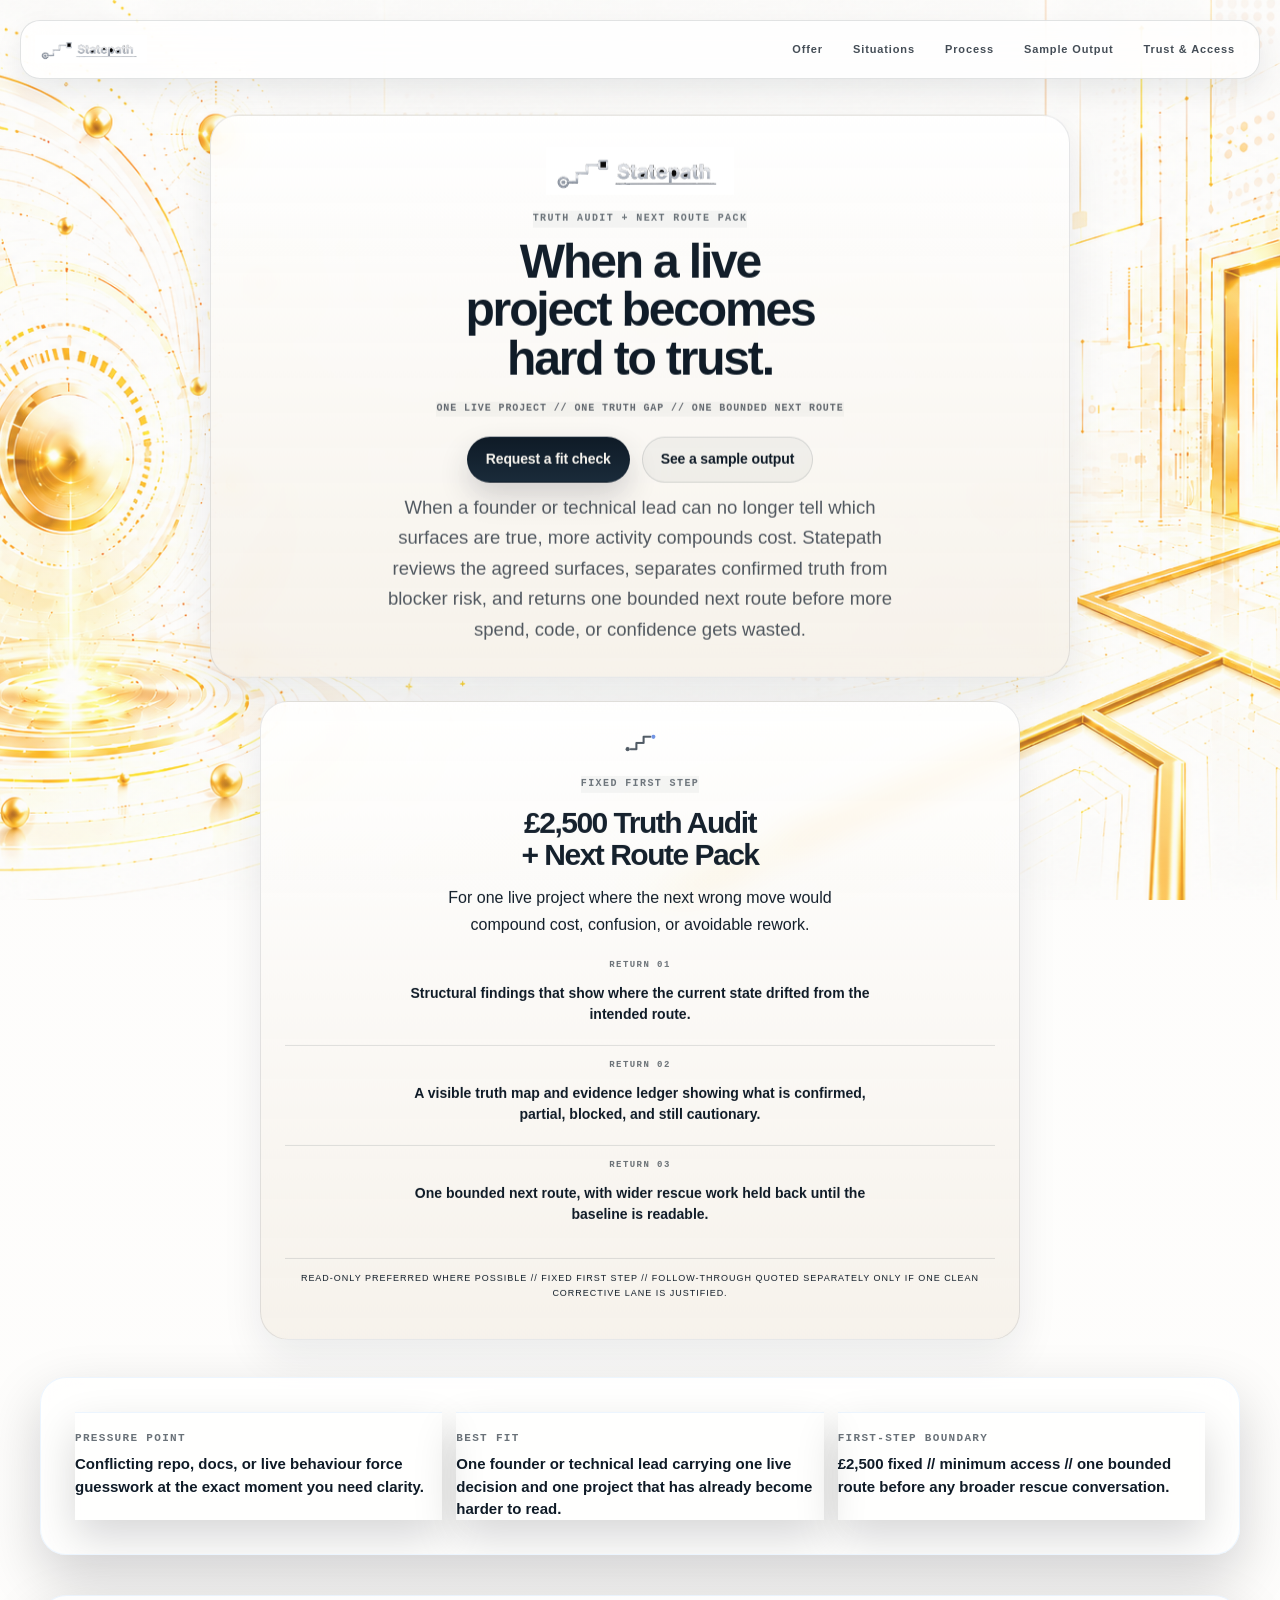
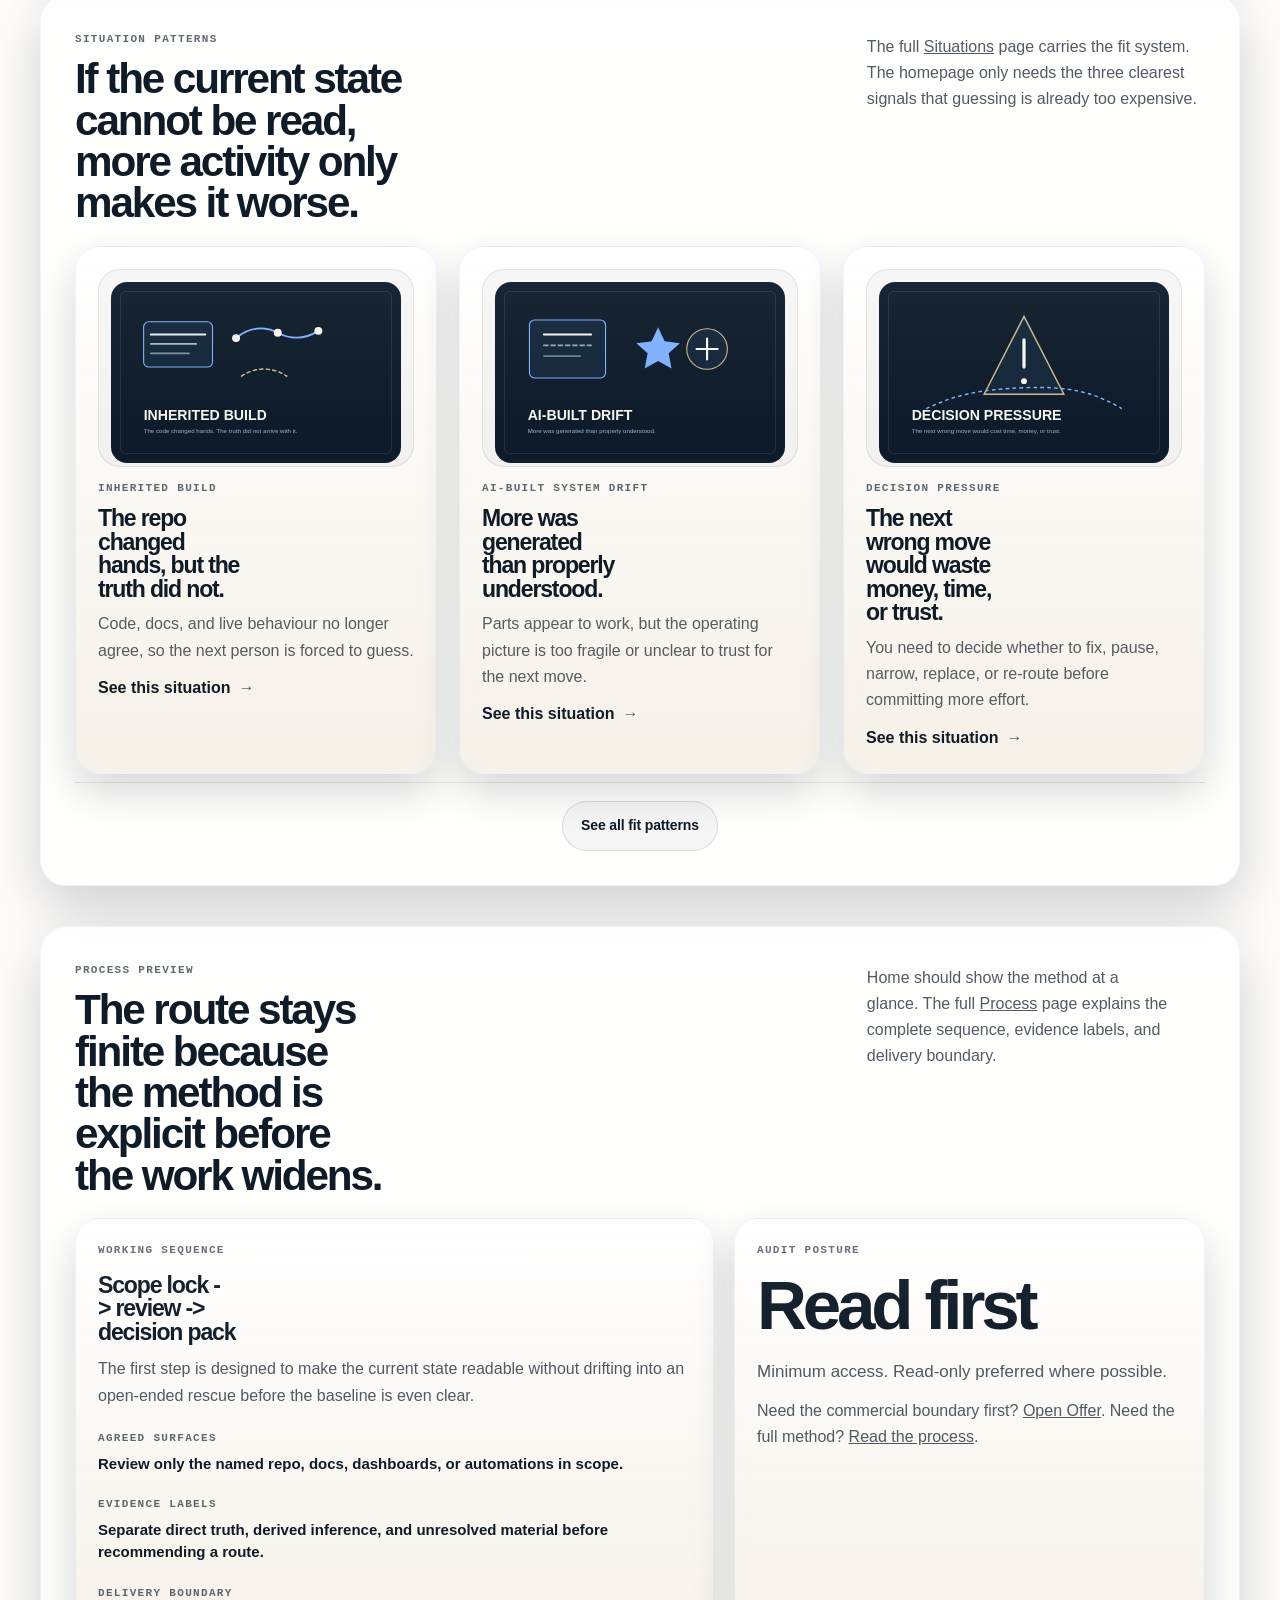
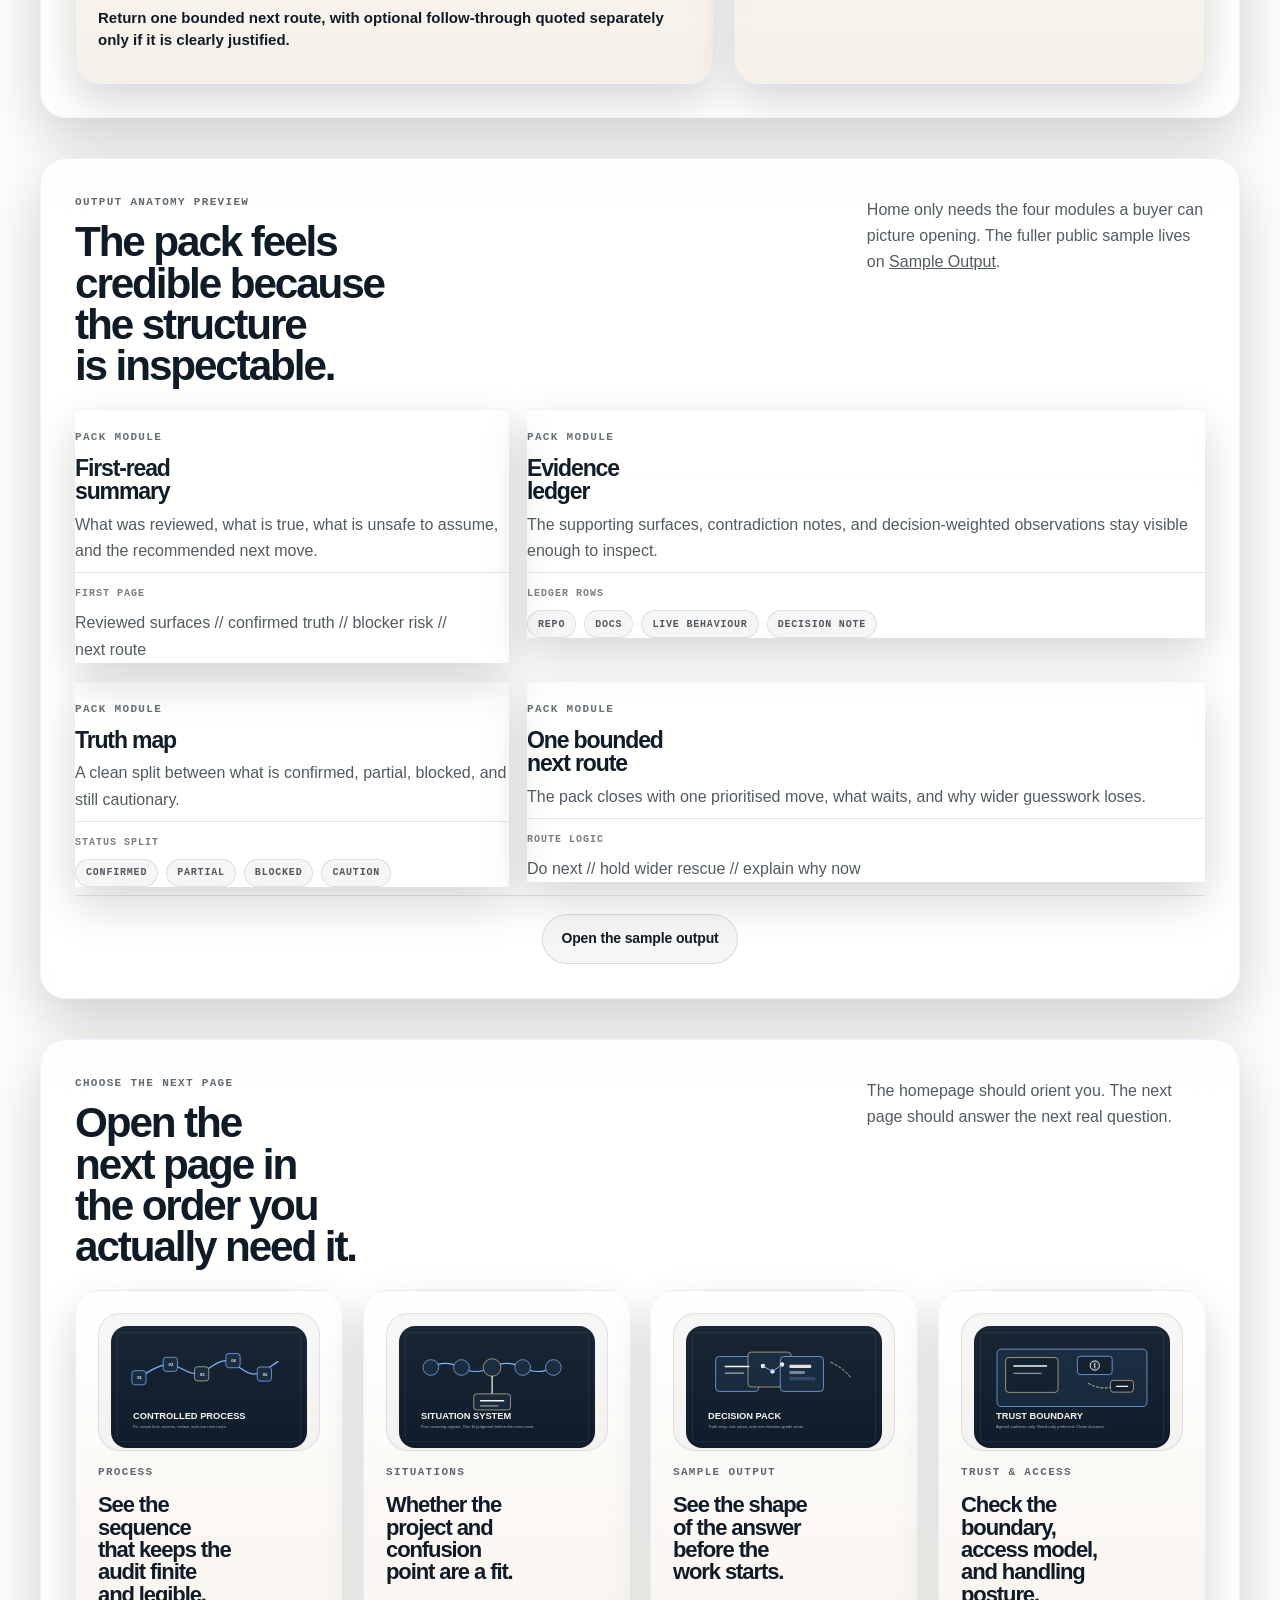
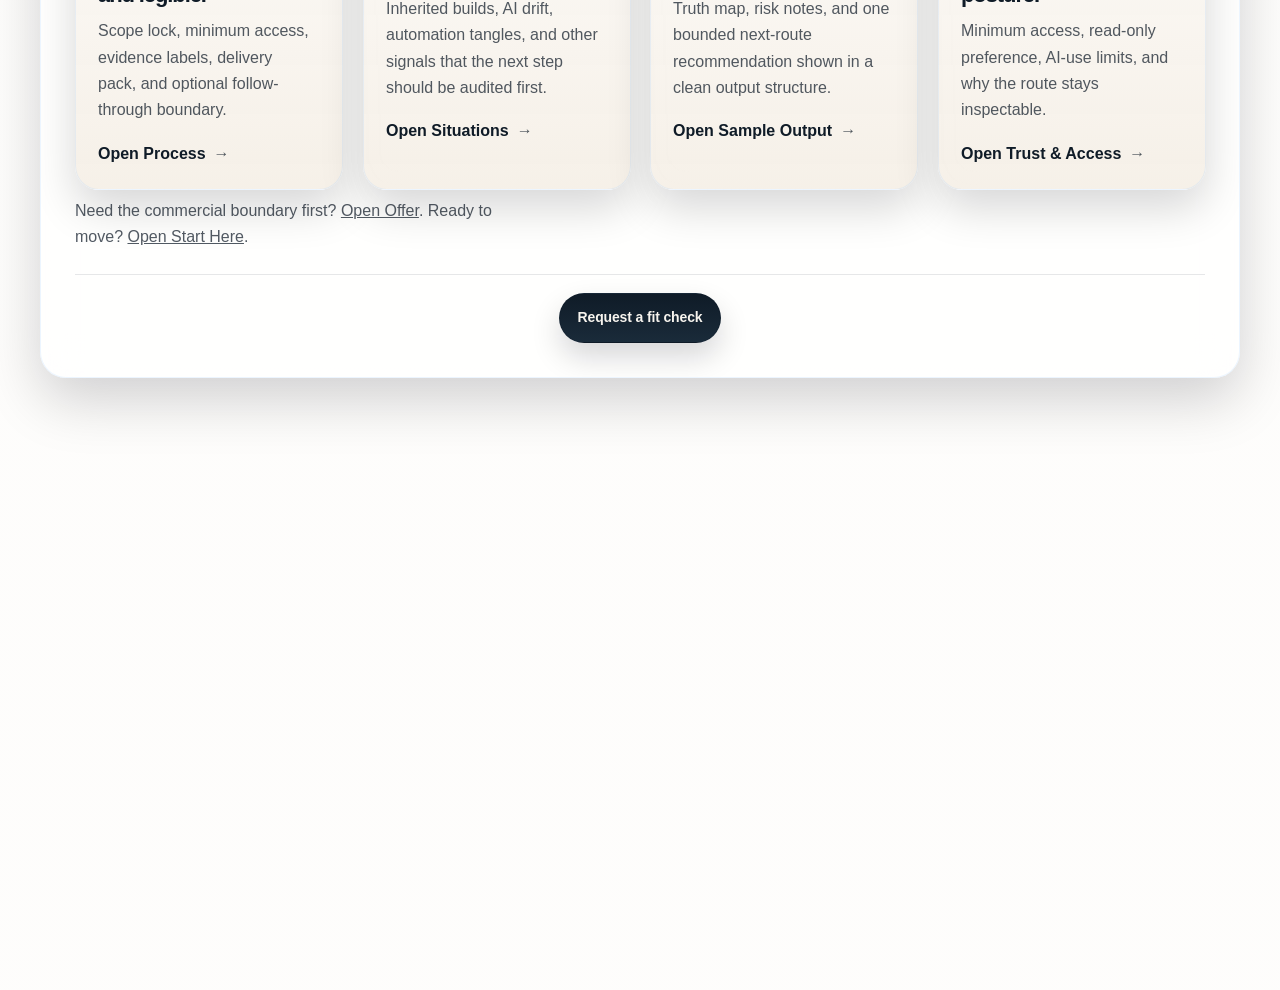
<file: index.html>
<!doctype html>
<html lang="en">
<head>
  <meta charset="utf-8">
  <meta name="viewport" content="width=device-width, initial-scale=1">
  <title>Statepath — Audit-first truth for technical projects you can no longer trust</title>
  <meta name="description" content="Statepath gives founders and technical leads one evidence-led next route when a live technical project has become hard to trust. Fixed-fee audit-first review.">
  <meta name="theme-color" content="#000000">
  <script>
    (() => {
      try {
        const theme = localStorage.getItem('statepath-theme') || 'auto';
        const effective = theme === 'auto'
          ? (window.matchMedia && window.matchMedia('(prefers-color-scheme: light)').matches ? 'light' : 'dark')
          : theme;
        document.documentElement.setAttribute('data-theme', theme);
        document.documentElement.setAttribute('data-effective-theme', effective);
      } catch (error) {
        document.documentElement.setAttribute('data-theme', 'auto');
        document.documentElement.setAttribute('data-effective-theme', 'dark');
      }
    })();
  </script>
  <link rel="icon" href="./assets/statepath-favicon.svg" type="image/svg+xml">
  <link rel="stylesheet" href="./styles.css">
  <script src="./theme.js" defer></script>
</head>
<body class="sp2-homepage sp2-world-route-clarity">
  <div class="sp2-page sp2-page-home">
    <header class="sp2-header">
      <div class="sp2-header-inner">
        <a class="sp2-brand" href="./index.html" aria-label="Statepath home">
          <img class="sp2-logo-light" src="./assets/statepath-lockup-light.png" alt="Statepath">
          <img class="sp2-logo-dark" src="./assets/statepath-lockup-dark.png" alt="Statepath">
        </a>

        <nav class="sp2-nav" aria-label="Primary navigation">
          <a href="./offer.html">Offer</a>
          <a href="./situations.html">Situations</a>
          <a href="./process.html">Process</a>
          <a href="./sample-output.html">Sample Output</a>
          <a href="./trust-access.html">Trust &amp; Access</a>
        </nav>
      </div>
    </header>

    <main class="sp2-main">
      <section class="sp2-hero sp2-hero-home sp2-hero-home-stacked sp2-hero-home-command">
        <div class="sp2-home-title-group">
          <img class="sp2-home-hero-logo sp2-logo-light" src="./assets/statepath-lockup-light.png" alt="Statepath">
          <img class="sp2-home-hero-logo sp2-logo-dark" src="./assets/statepath-lockup-dark.png" alt="Statepath">
          <p class="sp2-eyebrow">Truth Audit + Next Route Pack</p>
          <h1>When a live project becomes hard to trust.</h1>
          <p class="sp2-lede">When a founder or technical lead can no longer tell which surfaces are true, more activity compounds cost. Statepath reviews the agreed surfaces, separates confirmed truth from blocker risk, and returns one bounded next route before more spend, code, or confidence gets wasted.</p>
          <p class="sp2-home-proofline">One live project // one truth gap // one bounded next route</p>

          <div class="sp2-actions">
            <a class="sp2-button sp2-button-primary" href="./start-here.html">Request a fit check</a>
            <a class="sp2-button sp2-button-secondary" href="./sample-output.html">See a sample output</a>
          </div>
        </div>

        <aside class="sp2-panel sp2-prompt-panel sp2-home-engagement-panel" aria-label="Statepath fixed first step">
          <img class="sp2-hero-symbol sp2-logo-light" src="./assets/statepath-symbol-light.svg" alt="">
          <img class="sp2-hero-symbol sp2-logo-dark" src="./assets/statepath-symbol-dark.svg" alt="">
          <p class="sp2-label">Fixed first step</p>
          <h3 class="sp2-prompt-question">£2,500 Truth Audit + Next Route Pack</h3>
          <p class="sp2-home-engagement-intro">For one live project where the next wrong move would compound cost, confusion, or avoidable rework.</p>
          <div class="sp2-hero-route-list">
            <div class="sp2-hero-route">
              <span class="sp2-hero-route-kicker">Return 01</span>
              <strong>Structural findings that show where the current state drifted from the intended route.</strong>
            </div>
            <div class="sp2-hero-route">
              <span class="sp2-hero-route-kicker">Return 02</span>
              <strong>A visible truth map and evidence ledger showing what is confirmed, partial, blocked, and still cautionary.</strong>
            </div>
            <div class="sp2-hero-route">
              <span class="sp2-hero-route-kicker">Return 03</span>
              <strong>One bounded next route, with wider rescue work held back until the baseline is readable.</strong>
            </div>
          </div>
          <p class="sp2-hero-note">Read-only preferred where possible // fixed first step // follow-through quoted separately only if one clean corrective lane is justified.</p>
        </aside>
      </section>

      <section class="sp2-section sp2-home-proof-band" aria-label="Statepath homepage proof band">
        <div class="sp2-home-proof-grid">
          <article class="sp2-home-proof-item">
            <span class="sp2-label">Pressure point</span>
            <strong>Conflicting repo, docs, or live behaviour force guesswork at the exact moment you need clarity.</strong>
          </article>
          <article class="sp2-home-proof-item">
            <span class="sp2-label">Best fit</span>
            <strong>One founder or technical lead carrying one live decision and one project that has already become harder to read.</strong>
          </article>
          <article class="sp2-home-proof-item">
            <span class="sp2-label">First-step boundary</span>
            <strong>£2,500 fixed // minimum access // one bounded route before any broader rescue conversation.</strong>
          </article>
        </div>
      </section>

      <section class="sp2-section sp2-section-quiet sp2-home-situations">
        <div class="sp2-section-header">
          <div>
            <p class="sp2-eyebrow">Situation patterns</p>
            <h2>If the current state cannot be read, more activity only makes it worse.</h2>
          </div>
          <p class="sp2-section-note">The full <a href="./situations.html">Situations</a> page carries the fit system. The homepage only needs the three clearest signals that guessing is already too expensive.</p>
        </div>

        <div class="sp2-card-grid sp2-card-grid-3 sp2-home-issue-grid">
          <a class="sp2-link-card sp2-media-card" href="./situations.html#situation-inherited-build">
            <div class="sp2-media-frame">
              <img class="sp2-media-image" src="./assets/statepath-issue-inherited-build.svg" alt="Inherited build illustration">
            </div>
            <div class="sp2-media-body">
              <span class="sp2-label">Inherited build</span>
              <h3>The repo changed hands, but the truth did not.</h3>
              <p>Code, docs, and live behaviour no longer agree, so the next person is forced to guess.</p>
              <span class="sp2-link-cta">See this situation</span>
            </div>
          </a>

          <a class="sp2-link-card sp2-media-card" href="./situations.html#situation-ai-built-drift">
            <div class="sp2-media-frame">
              <img class="sp2-media-image" src="./assets/statepath-issue-ai-drift.svg" alt="AI-built drift illustration">
            </div>
            <div class="sp2-media-body">
              <span class="sp2-label">AI-built system drift</span>
              <h3>More was generated than properly understood.</h3>
              <p>Parts appear to work, but the operating picture is too fragile or unclear to trust for the next move.</p>
              <span class="sp2-link-cta">See this situation</span>
            </div>
          </a>

          <a class="sp2-link-card sp2-media-card" href="./situations.html#situation-decision-pressure">
            <div class="sp2-media-frame">
              <img class="sp2-media-image" src="./assets/statepath-issue-decision-pressure.svg" alt="Decision pressure illustration">
            </div>
            <div class="sp2-media-body">
              <span class="sp2-label">Decision pressure</span>
              <h3>The next wrong move would waste money, time, or trust.</h3>
              <p>You need to decide whether to fix, pause, narrow, replace, or re-route before committing more effort.</p>
              <span class="sp2-link-cta">See this situation</span>
            </div>
          </a>

        </div>

        <div class="sp2-actions sp2-actions-center">
          <a class="sp2-button sp2-button-secondary" href="./situations.html">See all fit patterns</a>
        </div>
      </section>

      <section class="sp2-section sp2-home-offer sp2-home-process">
        <div class="sp2-section-header">
          <div>
            <p class="sp2-eyebrow">Process preview</p>
            <h2>The route stays finite because the method is explicit before the work widens.</h2>
          </div>
          <p class="sp2-section-note">Home should show the method at a glance. The full <a href="./process.html">Process</a> page explains the complete sequence, evidence labels, and delivery boundary.</p>
        </div>

        <div class="sp2-split">
          <article class="sp2-card sp2-card-accent">
            <span class="sp2-label">Working sequence</span>
            <h3>Scope lock -> review -> decision pack</h3>
            <p>The first step is designed to make the current state readable without drifting into an open-ended rescue before the baseline is even clear.</p>

            <div class="sp2-stack">
              <div class="sp2-row">
                <span class="sp2-label">Agreed surfaces</span>
                <strong>Review only the named repo, docs, dashboards, or automations in scope.</strong>
              </div>
              <div class="sp2-row">
                <span class="sp2-label">Evidence labels</span>
                <strong>Separate direct truth, derived inference, and unresolved material before recommending a route.</strong>
              </div>
              <div class="sp2-row">
                <span class="sp2-label">Delivery boundary</span>
                <strong>Return one bounded next route, with optional follow-through quoted separately only if it is clearly justified.</strong>
              </div>
            </div>
          </article>

          <aside class="sp2-card sp2-card-warm sp2-price-card">
            <span class="sp2-label">Audit posture</span>
            <div class="sp2-price">Read first</div>
            <p class="sp2-price-note">Minimum access. Read-only preferred where possible.</p>
            <p class="sp2-subtle">Need the commercial boundary first? <a href="./offer.html">Open Offer</a>. Need the full method? <a href="./process.html">Read the process</a>.</p>
          </aside>
        </div>
      </section>

      <section class="sp2-section sp2-section-quiet sp2-home-outcomes">
        <div class="sp2-section-header">
          <div>
            <p class="sp2-eyebrow">Output anatomy preview</p>
            <h2>The pack feels credible because the structure is inspectable.</h2>
          </div>
          <p class="sp2-section-note">Home only needs the four modules a buyer can picture opening. The fuller public sample lives on <a href="./sample-output.html">Sample Output</a>.</p>
        </div>

        <div class="sp2-card-grid sp2-card-grid-2 sp2-home-output-grid">
          <article class="sp2-card sp2-card-proof">
            <span class="sp2-label">Pack module</span>
            <h3>First-read summary</h3>
            <p>What was reviewed, what is true, what is unsafe to assume, and the recommended next move.</p>
            <div class="sp2-proof-fragment">
              <span class="sp2-proof-fragment-kicker">First page</span>
              <p>Reviewed surfaces // confirmed truth // blocker risk // next route</p>
            </div>
          </article>

          <article class="sp2-card sp2-card-proof">
            <span class="sp2-label">Pack module</span>
            <h3>Evidence ledger</h3>
            <p>The supporting surfaces, contradiction notes, and decision-weighted observations stay visible enough to inspect.</p>
            <div class="sp2-proof-fragment">
              <span class="sp2-proof-fragment-kicker">Ledger rows</span>
              <div class="sp2-proof-chip-list">
                <span>repo</span>
                <span>docs</span>
                <span>live behaviour</span>
                <span>decision note</span>
              </div>
            </div>
          </article>

          <article class="sp2-card sp2-card-proof">
            <span class="sp2-label">Pack module</span>
            <h3>Truth map</h3>
            <p>A clean split between what is confirmed, partial, blocked, and still cautionary.</p>
            <div class="sp2-proof-fragment">
              <span class="sp2-proof-fragment-kicker">Status split</span>
              <div class="sp2-proof-chip-list">
                <span>confirmed</span>
                <span>partial</span>
                <span>blocked</span>
                <span>caution</span>
              </div>
            </div>
          </article>

          <article class="sp2-card sp2-card-proof">
            <span class="sp2-label">Pack module</span>
            <h3>One bounded next route</h3>
            <p>The pack closes with one prioritised move, what waits, and why wider guesswork loses.</p>
            <div class="sp2-proof-fragment">
              <span class="sp2-proof-fragment-kicker">Route logic</span>
              <p>Do next // hold wider rescue // explain why now</p>
            </div>
          </article>
        </div>

        <div class="sp2-actions sp2-actions-center">
          <a class="sp2-button sp2-button-secondary" href="./sample-output.html">Open the sample output</a>
        </div>
      </section>

      <section class="sp2-section sp2-section-dark sp2-home-destinations">
        <div class="sp2-section-header sp2-section-header-tight">
          <div>
            <p class="sp2-eyebrow">Choose the next page</p>
            <h2>Open the next page in the order you actually need it.</h2>
          </div>
          <p class="sp2-section-note">The homepage should orient you. The next page should answer the next real question.</p>
        </div>

        <div class="sp2-link-grid sp2-link-grid-home">
          <a class="sp2-link-card sp2-media-card" href="./process.html">
            <div class="sp2-media-frame">
              <img class="sp2-media-image" src="./assets/statepath-visual-process-route.svg" alt="Process route illustration">
            </div>
            <span class="sp2-label">Process</span>
            <h3>See the sequence that keeps the audit finite and legible.</h3>
            <p>Scope lock, minimum access, evidence labels, delivery pack, and optional follow-through boundary.</p>
            <span class="sp2-link-cta">Open Process</span>
          </a>

          <a class="sp2-link-card sp2-media-card" href="./situations.html">
            <div class="sp2-media-frame">
              <img class="sp2-media-image" src="./assets/statepath-visual-situation-system.svg" alt="Situation system illustration">
            </div>
            <span class="sp2-label">Situations</span>
            <h3>Whether the project and confusion point are a fit.</h3>
            <p>Inherited builds, AI drift, automation tangles, and other signals that the next step should be audited first.</p>
            <span class="sp2-link-cta">Open Situations</span>
          </a>

          <a class="sp2-link-card sp2-media-card" href="./sample-output.html">
            <div class="sp2-media-frame">
              <img class="sp2-media-image" src="./assets/statepath-visual-decision-pack.svg" alt="Decision pack illustration">
            </div>
            <span class="sp2-label">Sample Output</span>
            <h3>See the shape of the answer before the work starts.</h3>
            <p>Truth map, risk notes, and one bounded next-route recommendation shown in a clean output structure.</p>
            <span class="sp2-link-cta">Open Sample Output</span>
          </a>

          <a class="sp2-link-card sp2-media-card" href="./trust-access.html">
            <div class="sp2-media-frame">
              <img class="sp2-media-image" src="./assets/statepath-visual-trust-boundary.svg" alt="Trust boundary illustration">
            </div>
            <span class="sp2-label">Trust &amp; Access</span>
            <h3>Check the boundary, access model, and handling posture.</h3>
            <p>Minimum access, read-only preference, AI-use limits, and why the route stays inspectable.</p>
            <span class="sp2-link-cta">Open Trust &amp; Access</span>
          </a>
        </div>

        <p class="sp2-section-note">Need the commercial boundary first? <a href="./offer.html">Open Offer</a>. Ready to move? <a href="./start-here.html">Open Start Here</a>.</p>

        <div class="sp2-actions sp2-actions-center">
          <a class="sp2-button sp2-button-primary" href="./start-here.html">Request a fit check</a>
        </div>
      </section>
    </main>

    <footer class="sp2-footer">
      <div class="sp2-footer-shell">
        <div class="sp2-footer-grid">
          <div>
            <p class="sp2-eyebrow">Statepath</p>
            <h2>Truth Audit + Next Route Pack</h2>
            <p class="sp2-footer-copy">Fixed-fee technical truth audit for projects that have become hard to trust.</p>
            <div class="sp2-footer-cta">
              <a class="sp2-button sp2-button-primary" href="./start-here.html#fit-check-form">Request a fit check</a>
            </div>
            <div class="sp2-footer-theme">
              <span class="sp2-label">Theme</span>
              <div class="sp2-theme-toggle" role="group" aria-label="Theme switcher">
                <button class="sp2-theme-button" type="button" data-theme-choice="light">Light</button>
                <button class="sp2-theme-button" type="button" data-theme-choice="dark">Dark</button>
                <button class="sp2-theme-button" type="button" data-theme-choice="auto">Auto</button>
              </div>
            </div>
          </div>

          <div>
            <span class="sp2-label">Explore</span>
            <div class="sp2-footer-links">
              <a href="./index.html">Home</a>
              <a href="./offer.html">Offer</a>
              <a href="./situations.html">Situations</a>
              <a href="./process.html">Process</a>
              <a href="./sample-output.html">Sample Output</a>
              <a href="./trust-access.html">Trust &amp; Access</a>
              <a href="./start-here.html">Start Here</a>
            </div>
          </div>

          <div>
            <span class="sp2-label">Contact</span>
            <div class="sp2-footer-links">
              <a href="mailto:james@statepath.co.uk?subject=Statepath%20fit%20check&body=Project:%0AConfusion%20point:%0AWhy%20the%20wrong%20next%20move%20matters:%0AExisting%20surfaces:%0A">james@statepath.co.uk</a>
              <a href="./start-here.html#fit-check-form">Open Start Here</a>
              <span>Read-only preferred where possible.</span>
            </div>
          </div>
        </div>
      </div>
    </footer>
  </div>
</body>
</html>
</file>
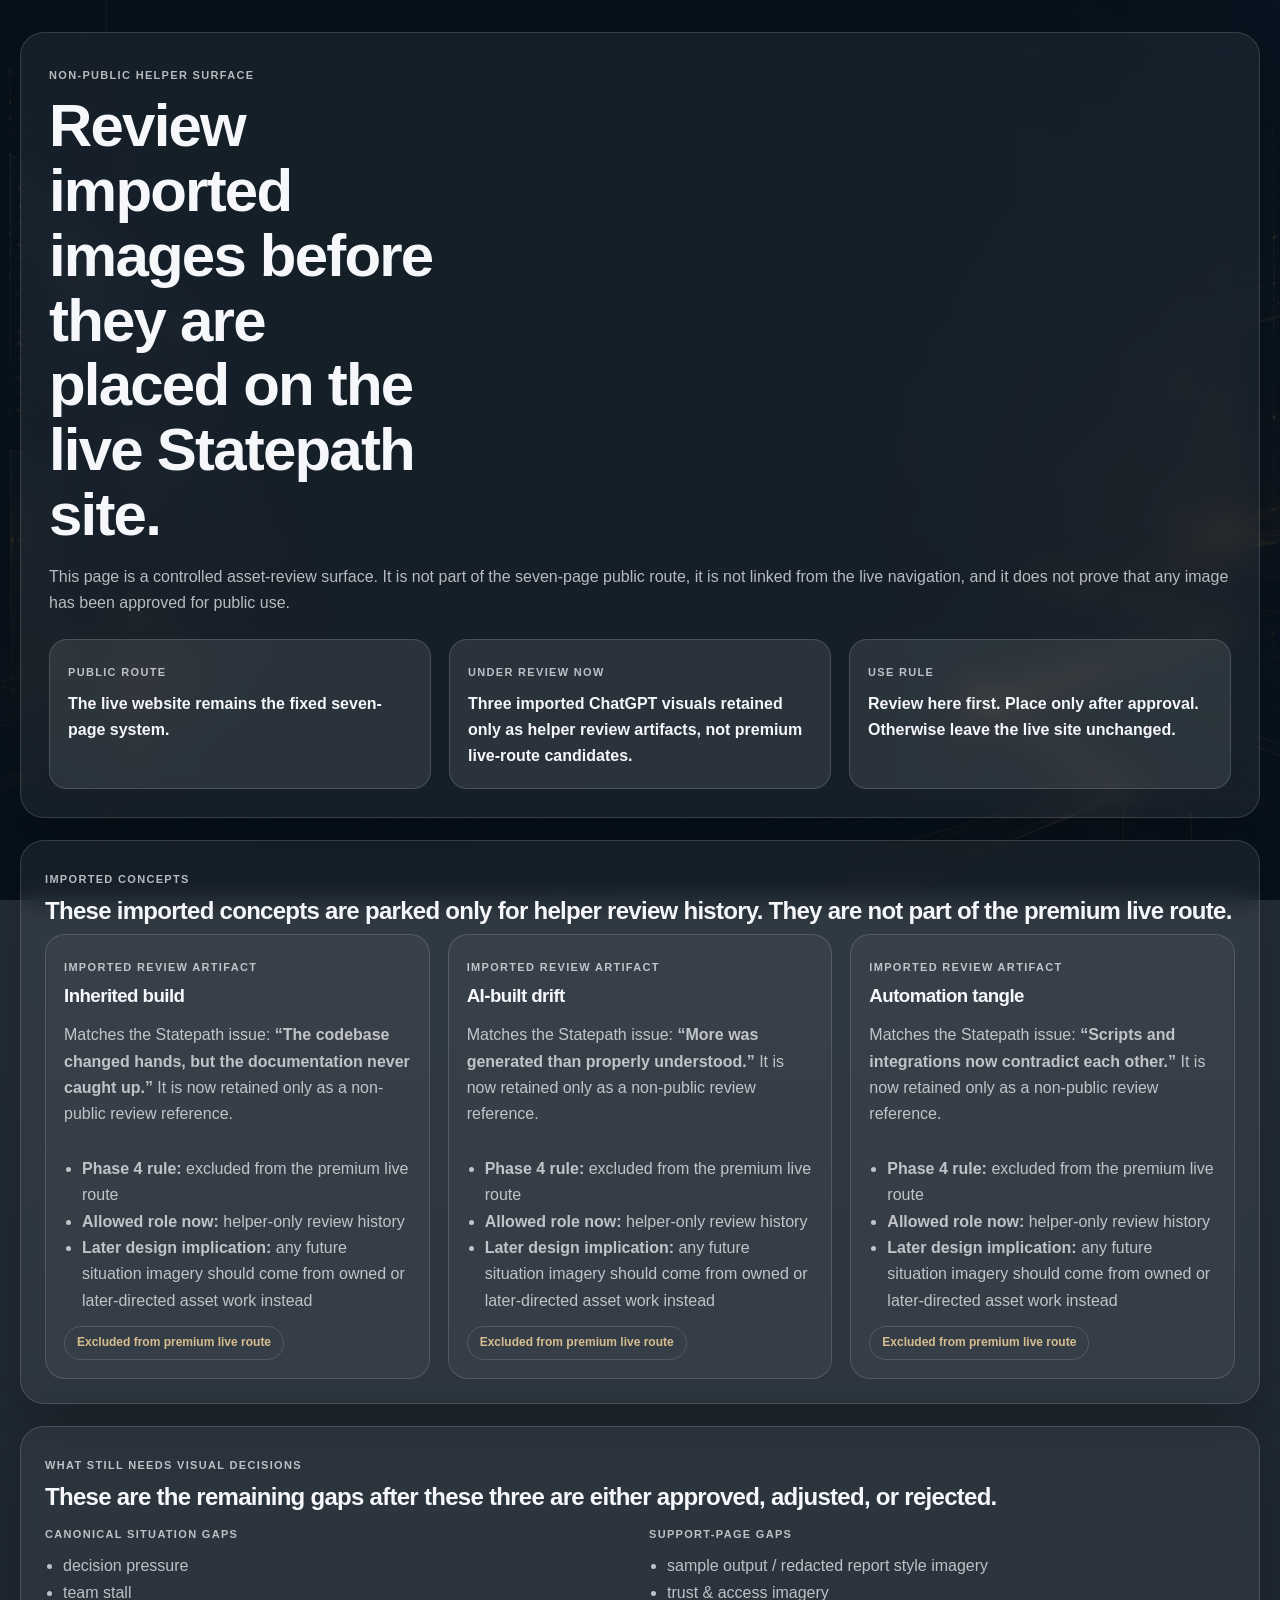
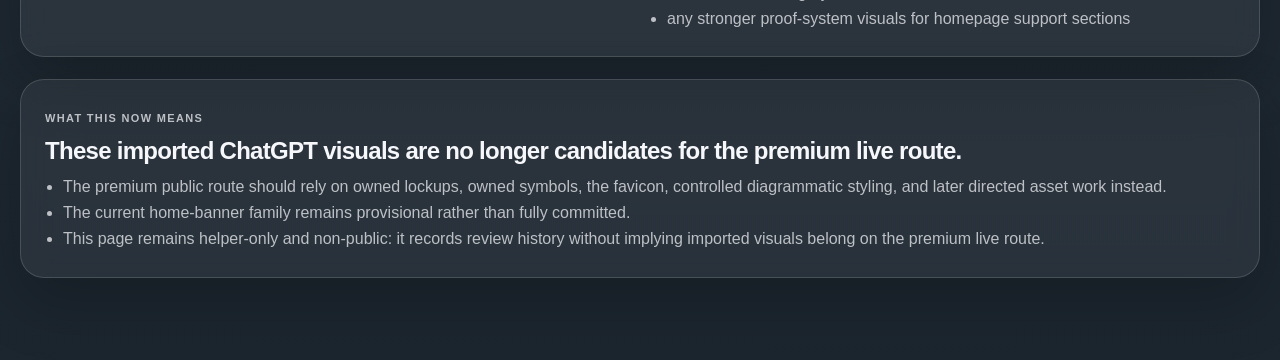
<file: image-review.html>
<!doctype html>
<html lang="en">
<head>
  <meta charset="utf-8">
  <meta name="viewport" content="width=device-width, initial-scale=1">
  <title>Statepath Image Review Helper | Non-public asset review surface</title>
  <meta name="description" content="Non-public helper page for reviewing imported Statepath visual concepts before any asset is placed on the live site.">
  <meta name="robots" content="noindex">
  <style>
    :root {
      --bg: #08131d;
      --panel: rgba(255,255,255,0.06);
      --panel-strong: rgba(255,255,255,0.09);
      --line: rgba(255,255,255,0.14);
      --ink: #f6f7fb;
      --muted: rgba(246,247,251,0.72);
      --accent: #7fb0ff;
      --ok: #9ad0a8;
      --warn: #d7be90;
    }

    * { box-sizing: border-box; }

    body {
      margin: 0;
      font-family: "Segoe UI", Arial, sans-serif;
      background:
        linear-gradient(rgba(8, 19, 29, 0.86), rgba(8, 19, 29, 0.92)),
        url("./assets/statepath-site-background.png") center center / cover no-repeat fixed;
      color: var(--ink);
      line-height: 1.65;
      padding: 32px 20px 60px;
    }

    .shell {
      max-width: 1240px;
      margin: 0 auto;
    }

    .hero,
    .panel {
      border: 1px solid var(--line);
      border-radius: 24px;
      background: var(--panel);
      backdrop-filter: blur(12px);
      box-shadow: 0 24px 60px rgba(0,0,0,0.22);
    }

    .hero {
      padding: 28px;
      margin-bottom: 22px;
    }

    .hero h1,
    .panel h2,
    .card h3 {
      margin: 0 0 10px;
      line-height: 1.08;
      letter-spacing: -0.03em;
    }

    .hero h1 {
      font-size: clamp(36px, 5vw, 60px);
      max-width: 12ch;
    }

    .eyebrow,
    .label {
      display: inline-block;
      margin: 0 0 10px;
      font-size: 11px;
      font-weight: 700;
      letter-spacing: 0.12em;
      text-transform: uppercase;
      color: var(--muted);
    }

    .hero p,
    .panel p,
    .panel li,
    .card li {
      color: var(--muted);
    }

    .summary-grid,
    .review-grid,
    .next-grid {
      display: grid;
      gap: 18px;
    }

    .summary-grid {
      grid-template-columns: repeat(3, minmax(0, 1fr));
      margin-top: 22px;
    }

    .summary-box {
      padding: 18px;
      border: 1px solid var(--line);
      border-radius: 18px;
      background: var(--panel-strong);
    }

    .summary-box strong {
      display: block;
      color: var(--ink);
    }

    .panel {
      padding: 24px;
      margin-bottom: 22px;
    }

    .review-grid {
      grid-template-columns: repeat(3, minmax(0, 1fr));
    }

    .card {
      border: 1px solid var(--line);
      border-radius: 20px;
      overflow: hidden;
      background: rgba(255,255,255,0.04);
      display: flex;
      flex-direction: column;
    }

    .card img {
      display: block;
      width: 100%;
      aspect-ratio: 4 / 3;
      object-fit: cover;
      background: rgba(255,255,255,0.05);
    }

    .card-body {
      padding: 18px;
      display: grid;
      gap: 12px;
    }

    .card ul,
    .panel ul {
      margin: 0;
      padding-left: 18px;
    }

    .status {
      display: inline-flex;
      align-items: center;
      min-height: 34px;
      padding: 0 12px;
      border-radius: 999px;
      border: 1px solid var(--line);
      width: fit-content;
      font-size: 12px;
      font-weight: 600;
    }

    .status.pending { color: var(--warn); }
    .status.ready { color: var(--ok); }

    code {
      background: rgba(255,255,255,0.08);
      padding: 2px 6px;
      border-radius: 6px;
      color: var(--ink);
    }

    .next-grid {
      grid-template-columns: repeat(2, minmax(0, 1fr));
    }

    @media (max-width: 1100px) {
      .review-grid,
      .summary-grid,
      .next-grid {
        grid-template-columns: 1fr;
      }
    }
  </style>
</head>
<body>
  <div class="shell">
    <section class="hero">
      <p class="eyebrow">Non-public helper surface</p>
      <h1>Review imported images before they are placed on the live Statepath site.</h1>
      <p>This page is a controlled asset-review surface. It is not part of the seven-page public route, it is not linked from the live navigation, and it does not prove that any image has been approved for public use.</p>

      <div class="summary-grid">
        <div class="summary-box">
          <span class="label">Public route</span>
          <strong>The live website remains the fixed seven-page system.</strong>
        </div>
        <div class="summary-box">
          <span class="label">Under review now</span>
          <strong>Three imported ChatGPT visuals retained only as helper review artifacts, not premium live-route candidates.</strong>
        </div>
        <div class="summary-box">
          <span class="label">Use rule</span>
          <strong>Review here first. Place only after approval. Otherwise leave the live site unchanged.</strong>
        </div>
      </div>
    </section>

    <section class="panel">
      <p class="eyebrow">Imported concepts</p>
      <h2>These imported concepts are parked only for helper review history. They are not part of the premium live route.</h2>
      <div class="review-grid">
        <article class="card">
          <div class="card-body">
            <div>
              <span class="label">Imported review artifact</span>
              <h3>Inherited build</h3>
              <p>Matches the Statepath issue: <strong>“The codebase changed hands, but the documentation never caught up.”</strong> It is now retained only as a non-public review reference.</p>
            </div>
            <ul>
              <li><strong>Phase 4 rule:</strong> excluded from the premium live route</li>
              <li><strong>Allowed role now:</strong> helper-only review history</li>
              <li><strong>Later design implication:</strong> any future situation imagery should come from owned or later-directed asset work instead</li>
            </ul>
            <span class="status pending">Excluded from premium live route</span>
          </div>
        </article>

        <article class="card">
          <div class="card-body">
            <div>
              <span class="label">Imported review artifact</span>
              <h3>AI-built drift</h3>
              <p>Matches the Statepath issue: <strong>“More was generated than properly understood.”</strong> It is now retained only as a non-public review reference.</p>
            </div>
            <ul>
              <li><strong>Phase 4 rule:</strong> excluded from the premium live route</li>
              <li><strong>Allowed role now:</strong> helper-only review history</li>
              <li><strong>Later design implication:</strong> any future situation imagery should come from owned or later-directed asset work instead</li>
            </ul>
            <span class="status pending">Excluded from premium live route</span>
          </div>
        </article>

        <article class="card">
          <div class="card-body">
            <div>
              <span class="label">Imported review artifact</span>
              <h3>Automation tangle</h3>
              <p>Matches the Statepath issue: <strong>“Scripts and integrations now contradict each other.”</strong> It is now retained only as a non-public review reference.</p>
            </div>
            <ul>
              <li><strong>Phase 4 rule:</strong> excluded from the premium live route</li>
              <li><strong>Allowed role now:</strong> helper-only review history</li>
              <li><strong>Later design implication:</strong> any future situation imagery should come from owned or later-directed asset work instead</li>
            </ul>
            <span class="status pending">Excluded from premium live route</span>
          </div>
        </article>
      </div>
    </section>

    <section class="panel">
      <p class="eyebrow">What still needs visual decisions</p>
      <h2>These are the remaining gaps after these three are either approved, adjusted, or rejected.</h2>
      <div class="next-grid">
        <div>
          <span class="label">Canonical situation gaps</span>
          <ul>
            <li>decision pressure</li>
            <li>team stall</li>
          </ul>
        </div>
        <div>
          <span class="label">Support-page gaps</span>
          <ul>
            <li>sample output / redacted report style imagery</li>
            <li>trust &amp; access imagery</li>
            <li>any stronger proof-system visuals for homepage support sections</li>
          </ul>
        </div>
      </div>
    </section>

    <section class="panel">
      <p class="eyebrow">What this now means</p>
      <h2>These imported ChatGPT visuals are no longer candidates for the premium live route.</h2>
      <ul>
        <li>The premium public route should rely on owned lockups, owned symbols, the favicon, controlled diagrammatic styling, and later directed asset work instead.</li>
        <li>The current home-banner family remains provisional rather than fully committed.</li>
        <li>This page remains helper-only and non-public: it records review history without implying imported visuals belong on the premium live route.</li>
      </ul>
    </section>
  </div>
</body>
</html>
</file>
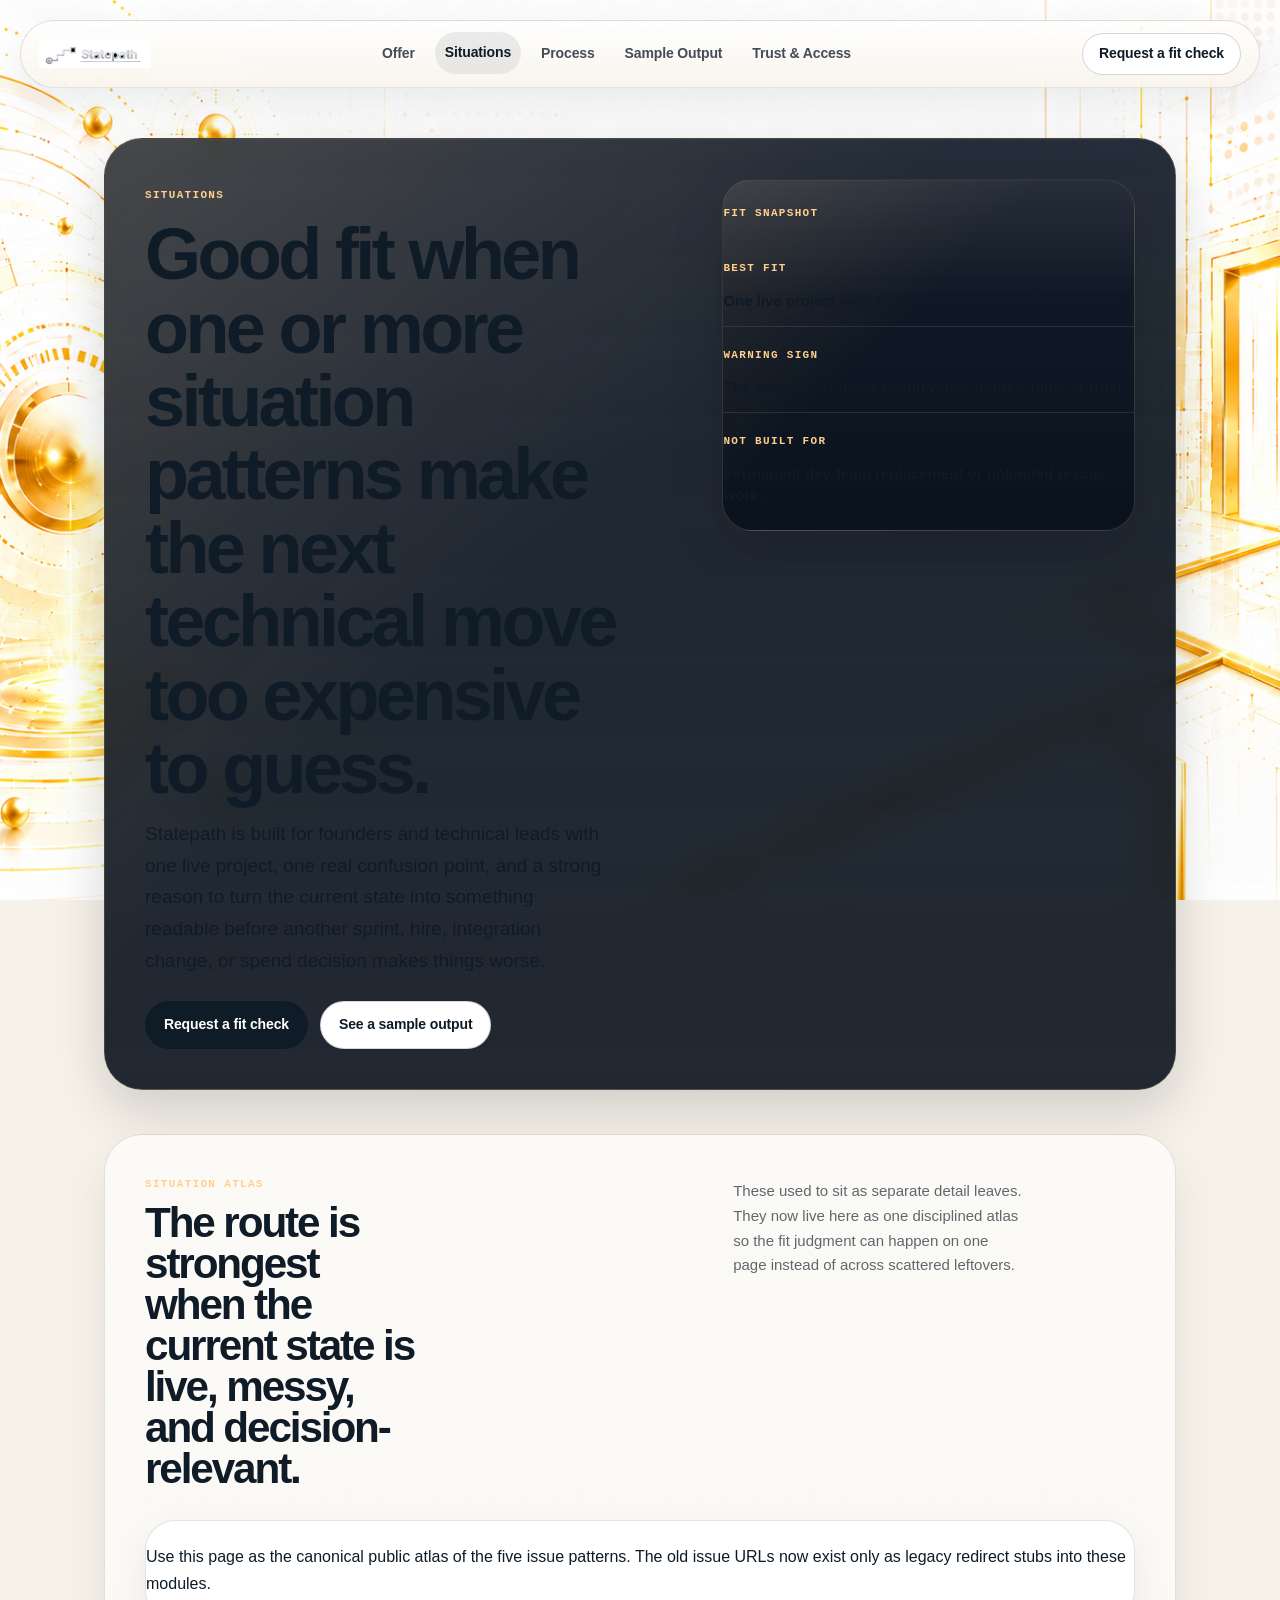
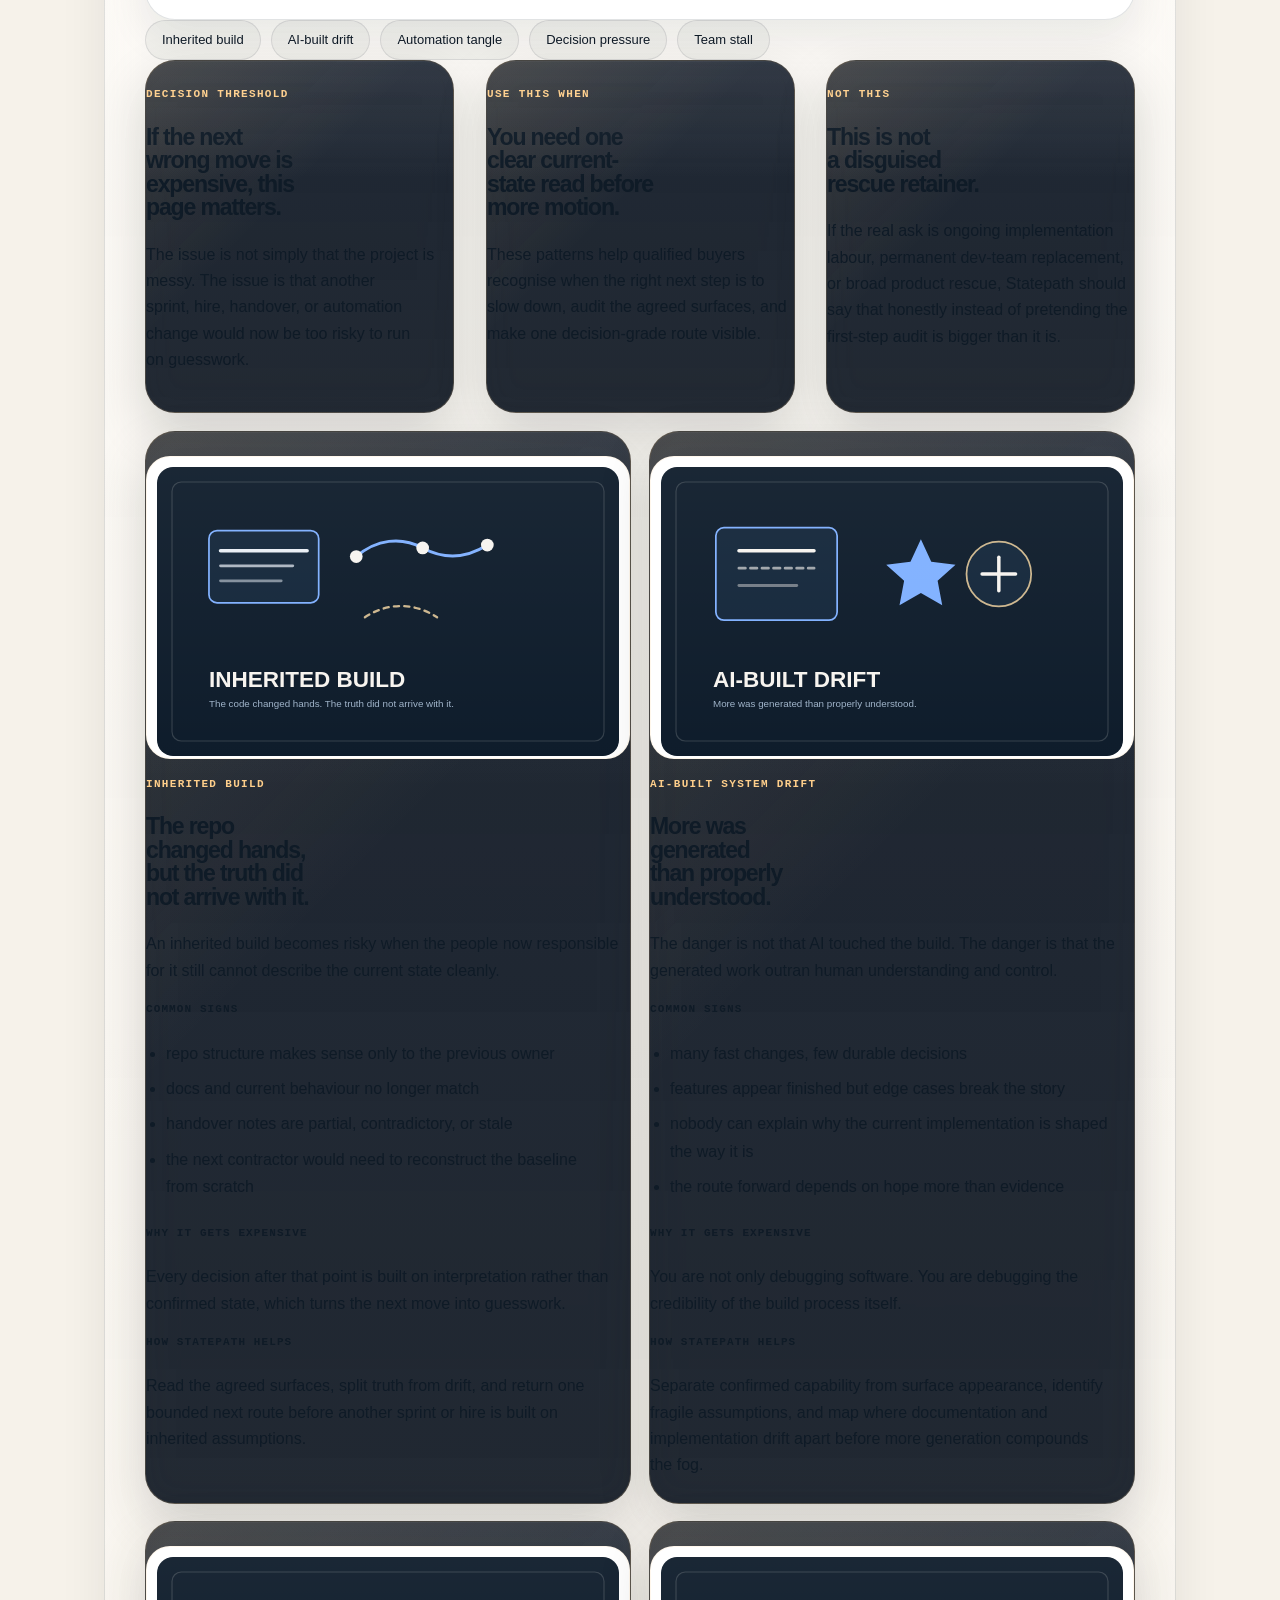
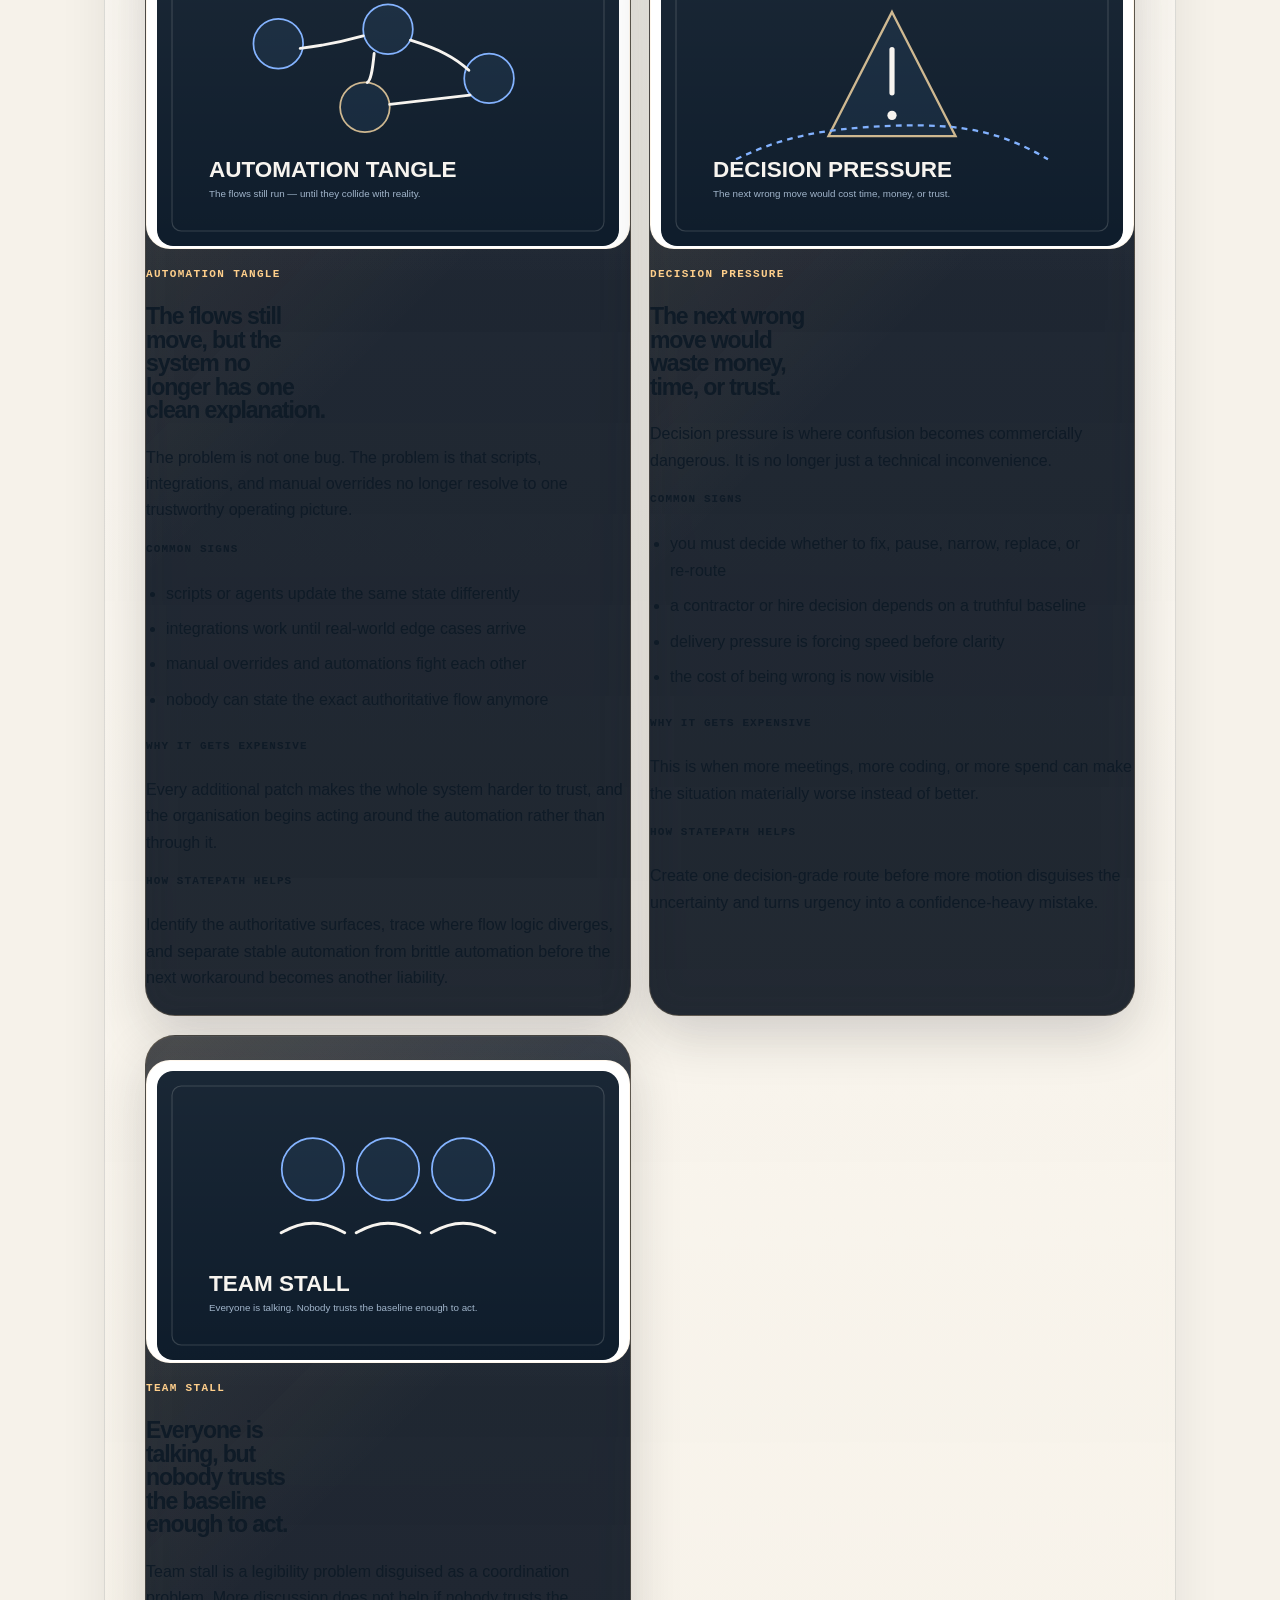
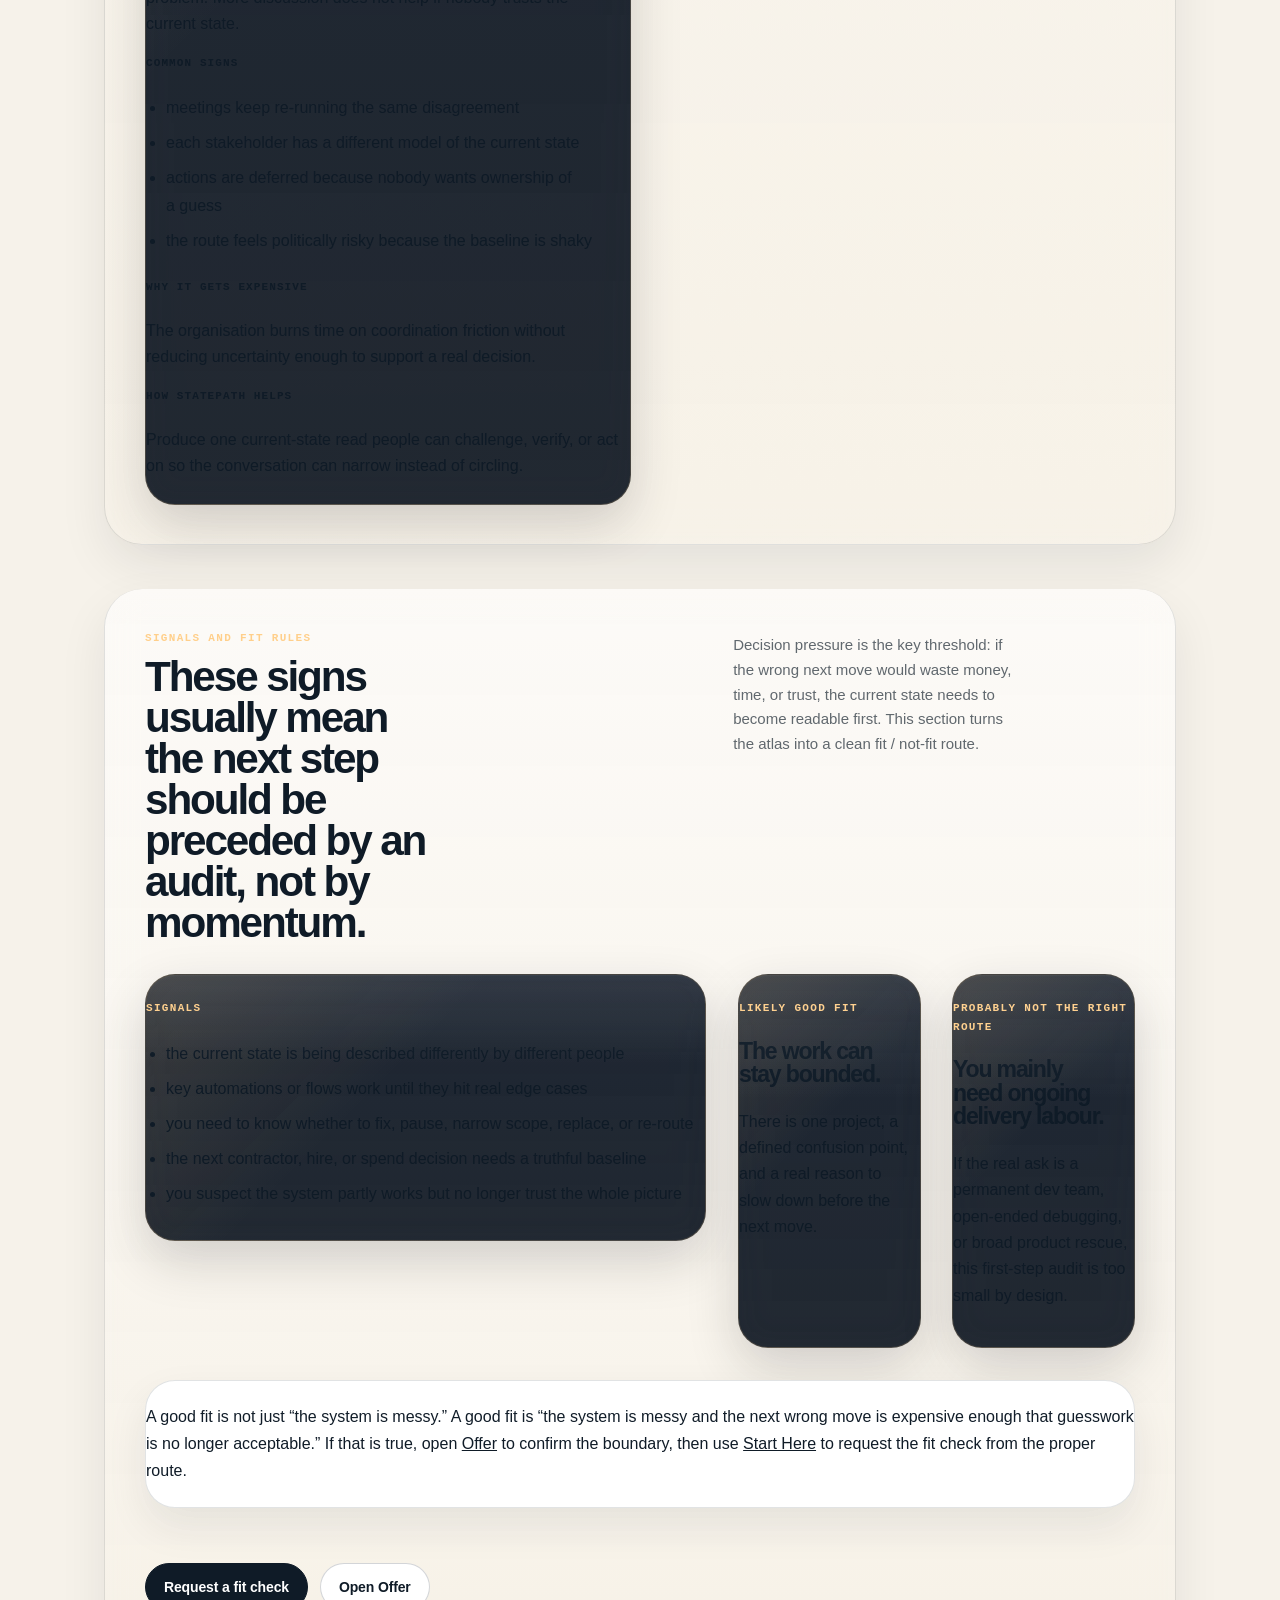
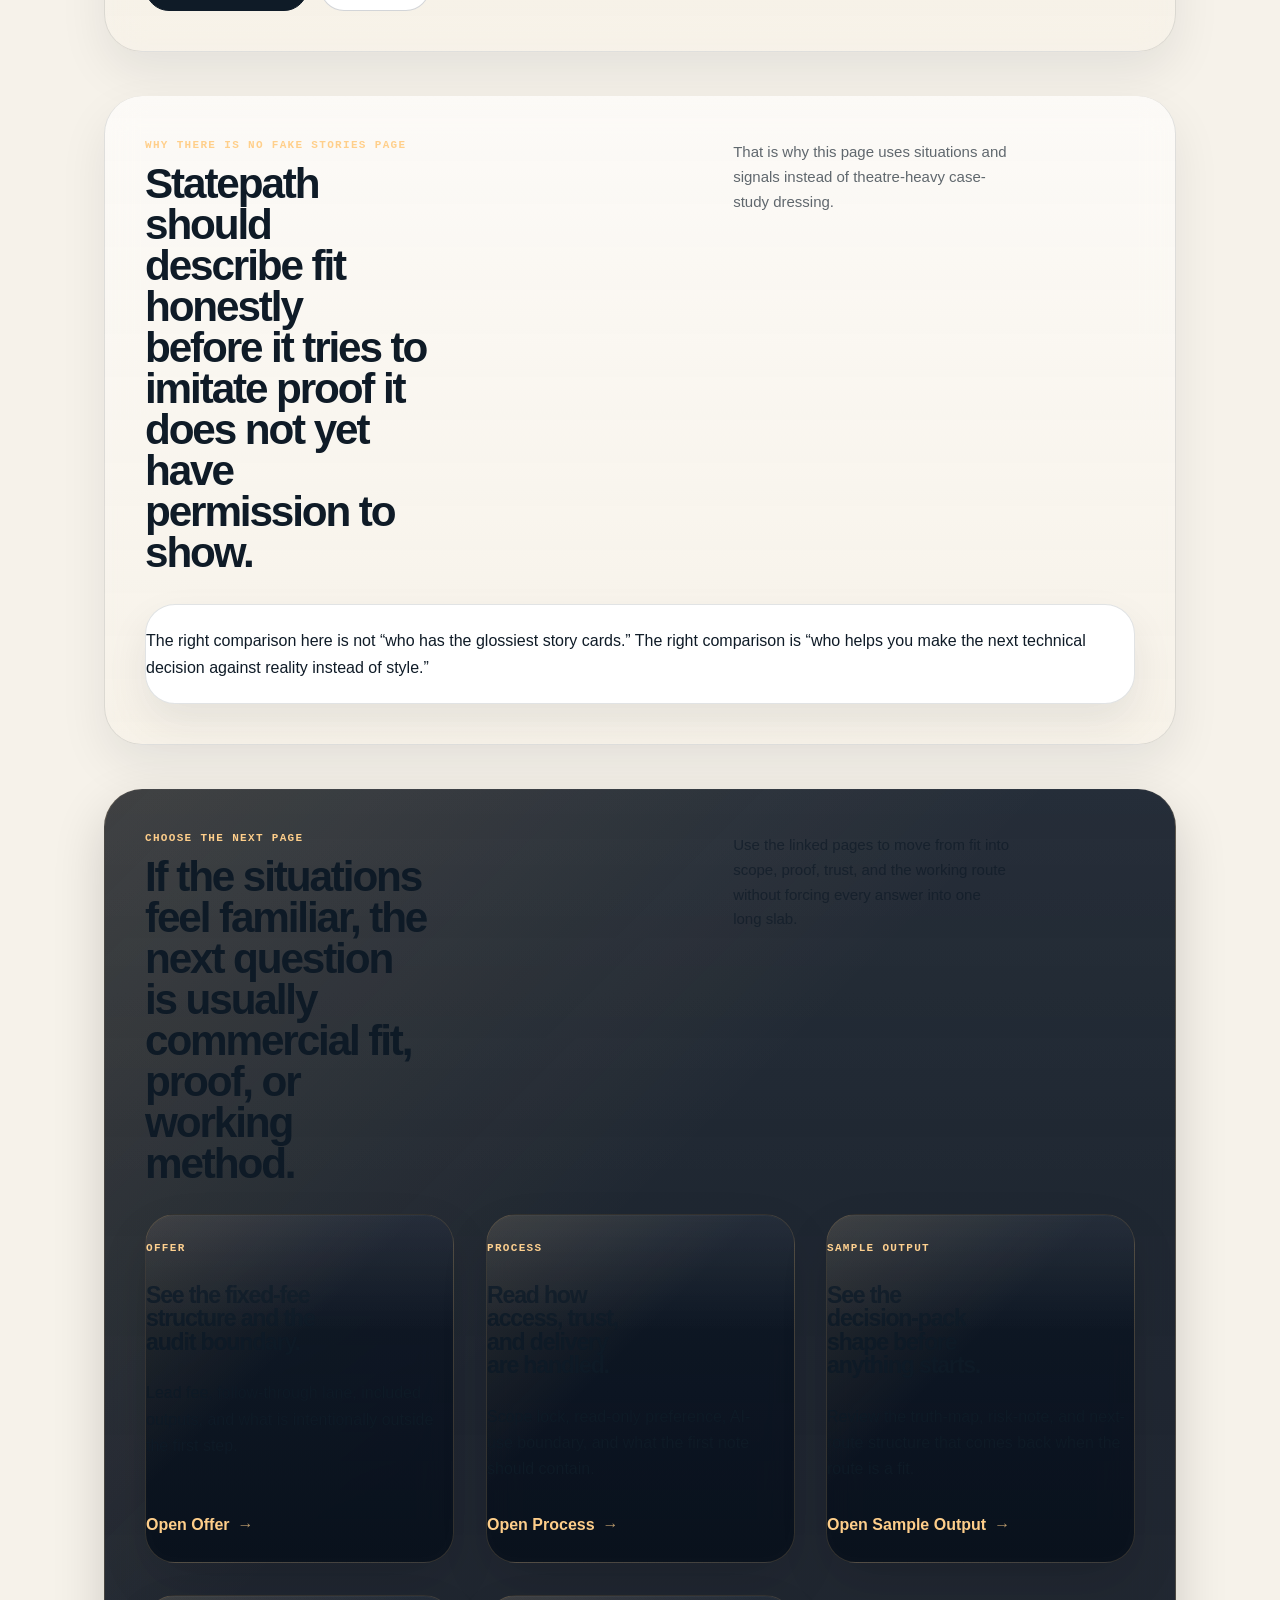
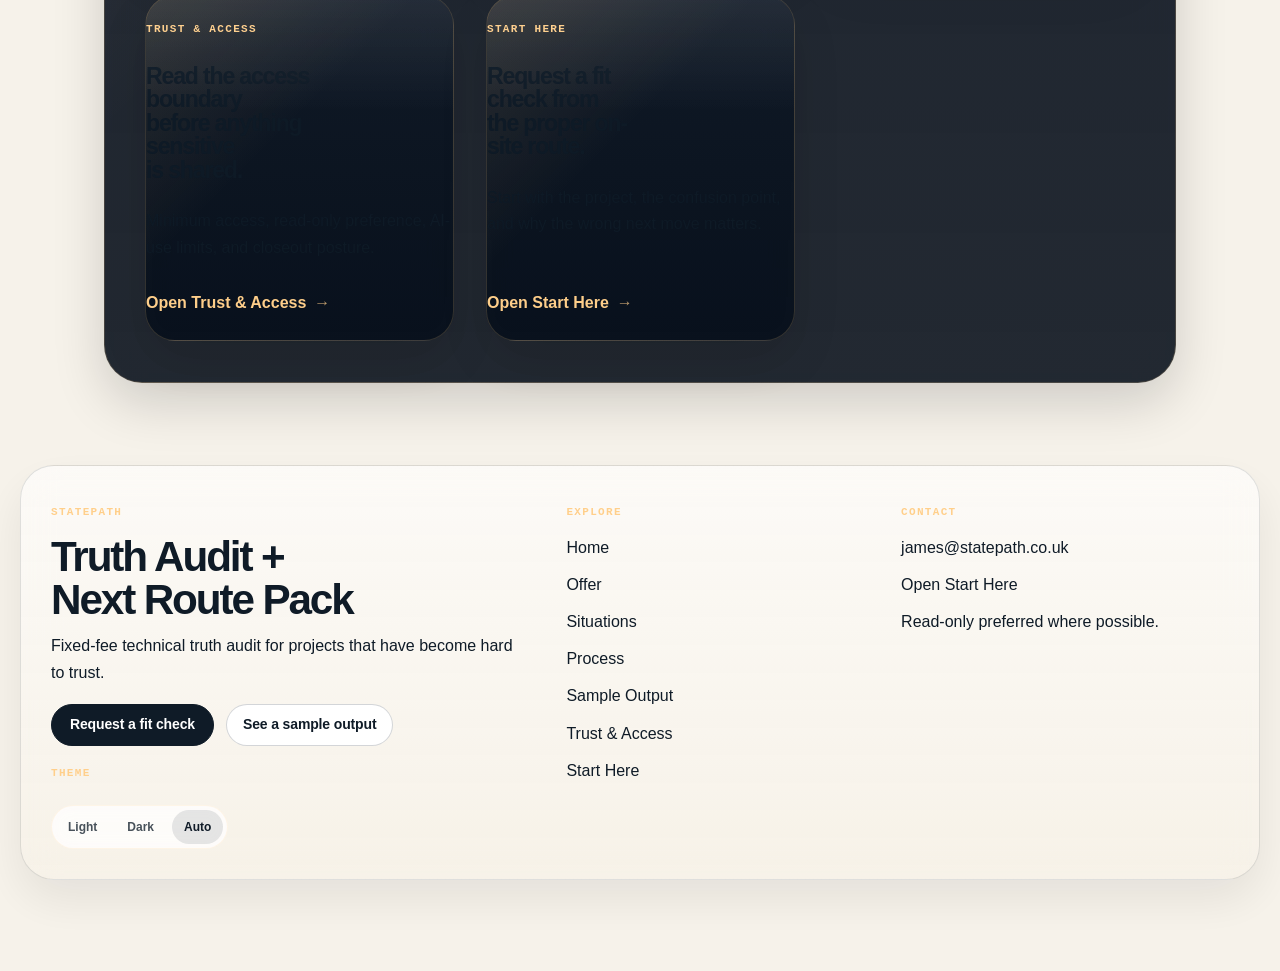
<file: issue-ai-built-drift.html>
<!doctype html>
<html lang="en">
<head>
  <meta charset="utf-8">
  <meta name="viewport" content="width=device-width, initial-scale=1">
  <title>AI-Built Drift legacy redirect | Statepath Situations</title>
  <meta name="description" content="Legacy redirect stub: AI-Built Drift now lives inside the main Statepath Situations page.">
  <meta name="robots" content="noindex">
  <meta http-equiv="refresh" content="0; url=./situations.html#situation-ai-built-drift">
  <link rel="canonical" href="./situations.html#situation-ai-built-drift">
  <script>window.location.replace('./situations.html#situation-ai-built-drift');</script>
  <style>
    body { margin: 0; font: 16px/1.6 "Segoe UI", Arial, sans-serif; background: #0b1420; color: #f7f4ef; display: grid; min-height: 100vh; place-items: center; padding: 24px; }
    main { max-width: 640px; padding: 28px; border: 1px solid rgba(247,244,239,0.12); border-radius: 20px; background: rgba(255,255,255,0.05); }
    a { color: #9fc0ff; }
  </style>
</head>
<body>
  <main>
    <p><strong>Legacy redirect.</strong> AI-Built Drift now lives inside the main Statepath Situations page.</p>
    <p>This file is kept only so older links still land on the canonical situation module.</p>
    <p><a href="./situations.html#situation-ai-built-drift">Continue to AI-Built Drift</a></p>
    <p><a href="./situations.html">Open Situations</a> · <a href="./start-here.html">Request a fit check</a></p>
  </main>
</body>
</html>
</file>
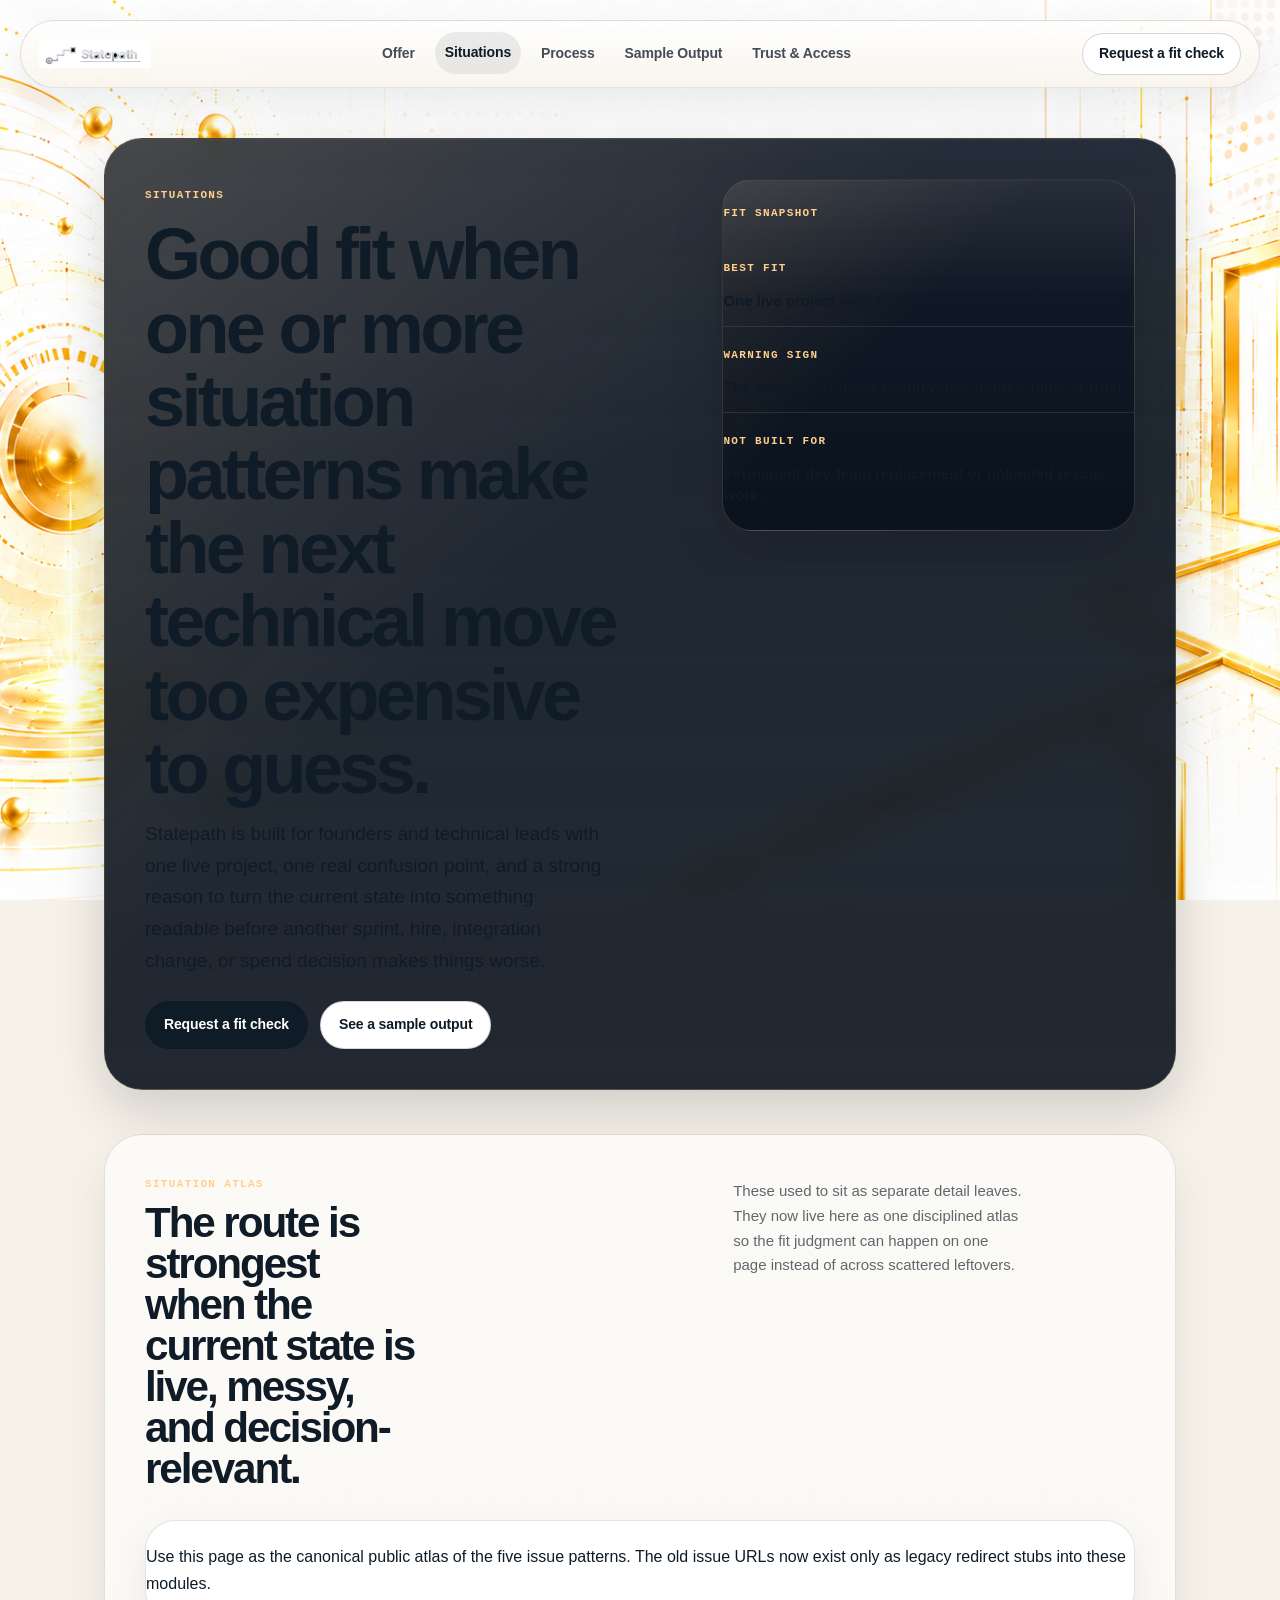
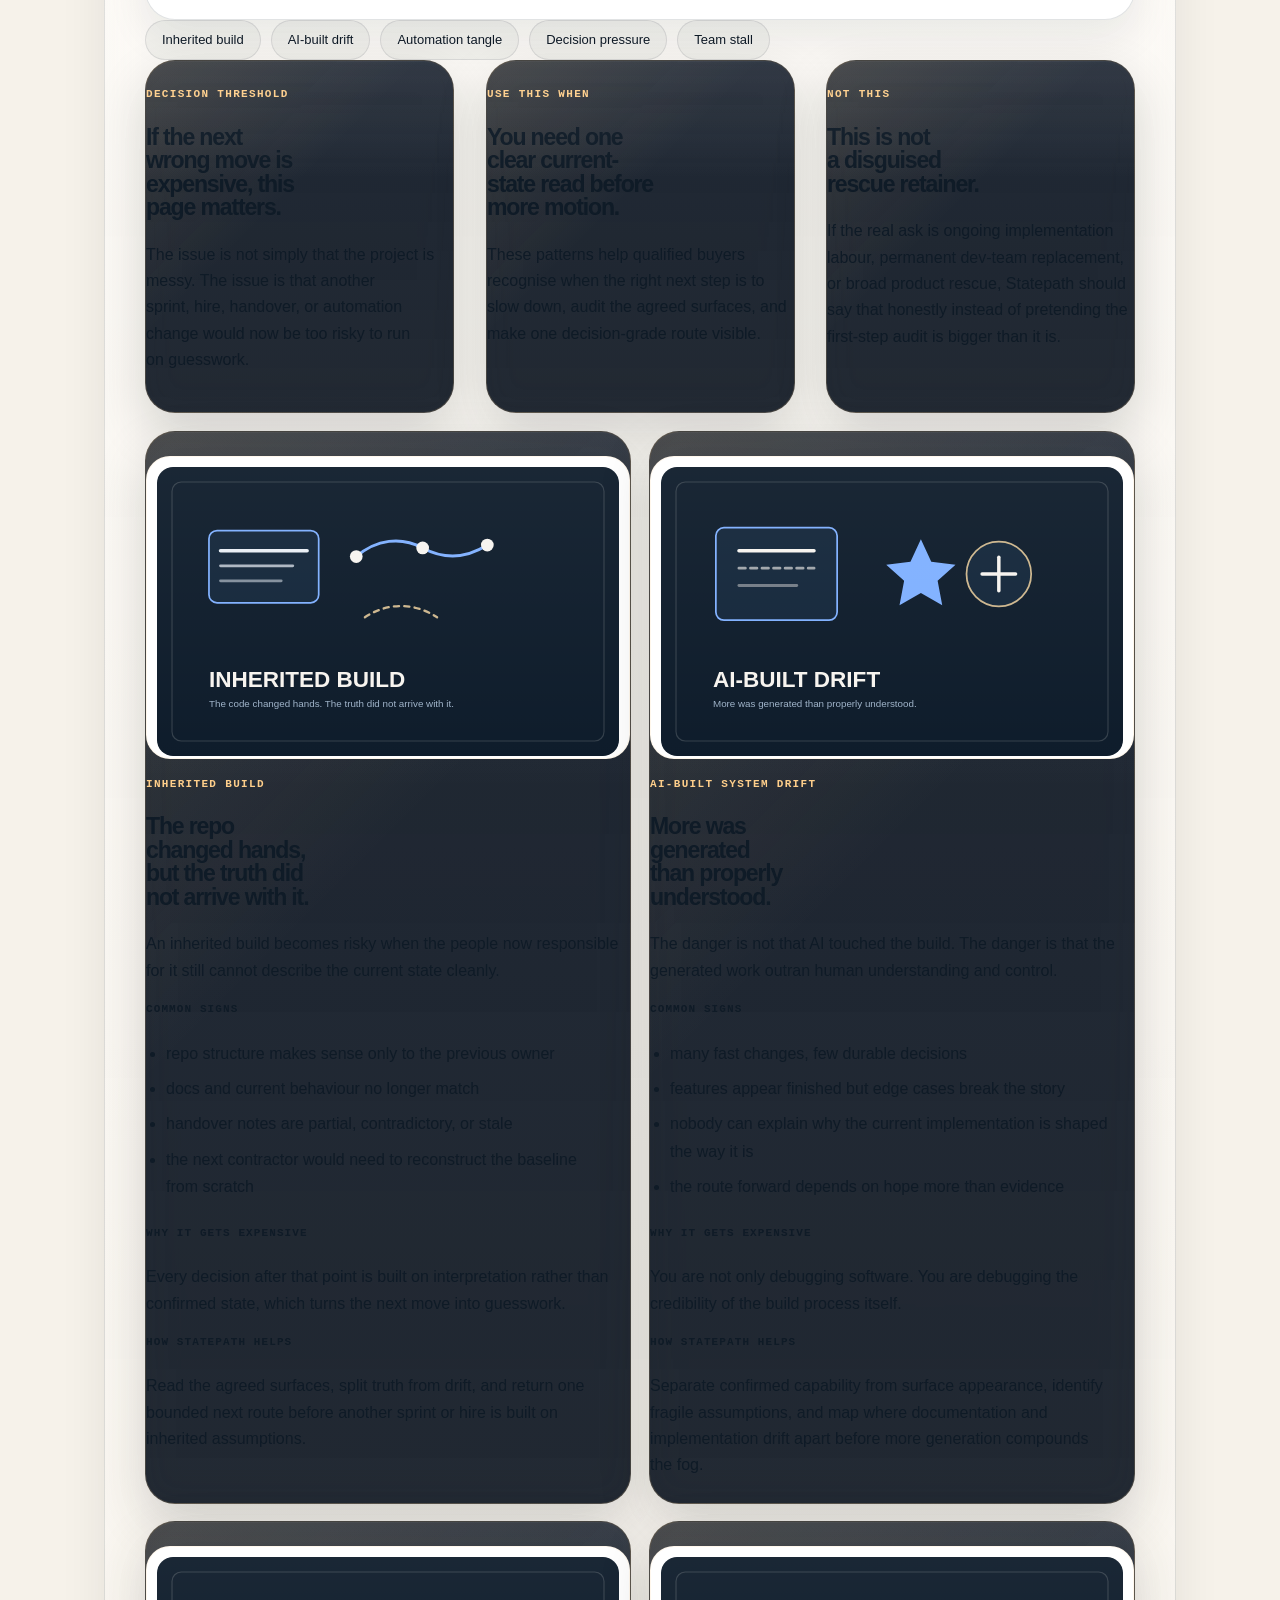
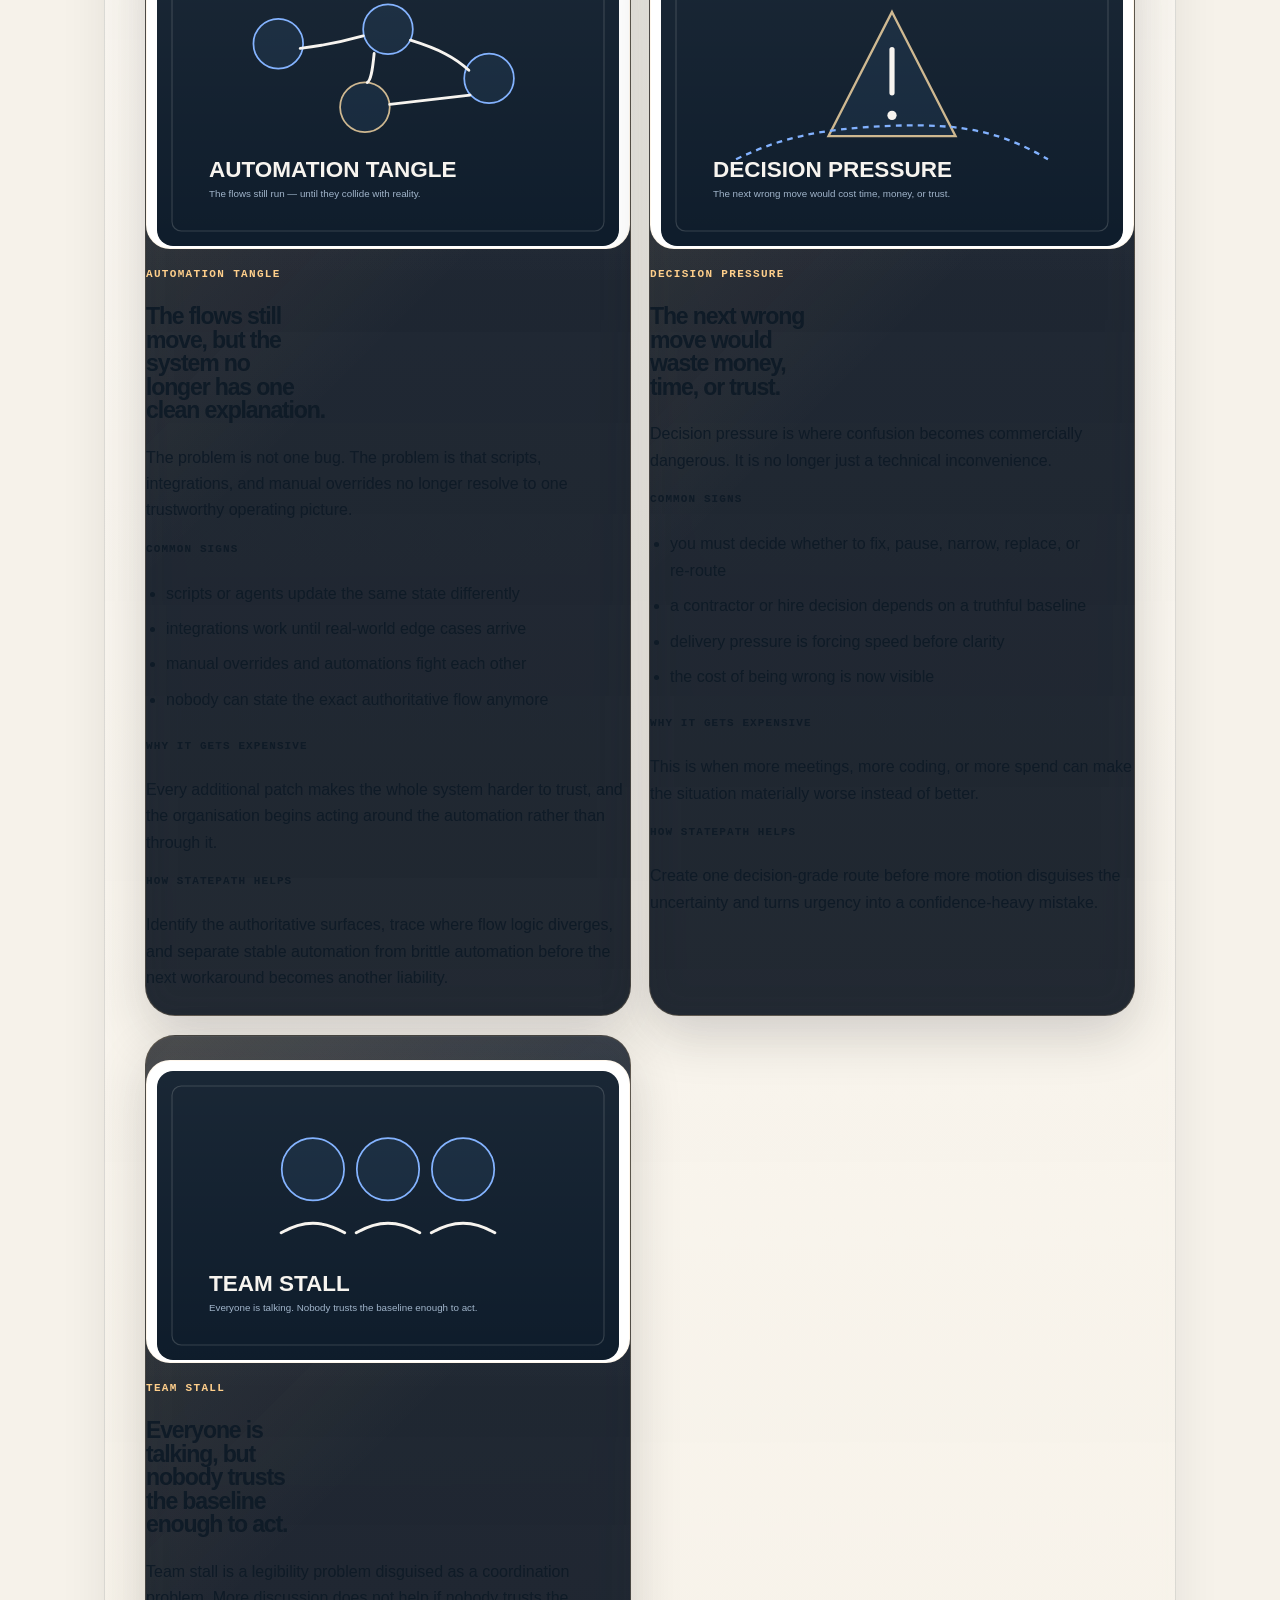
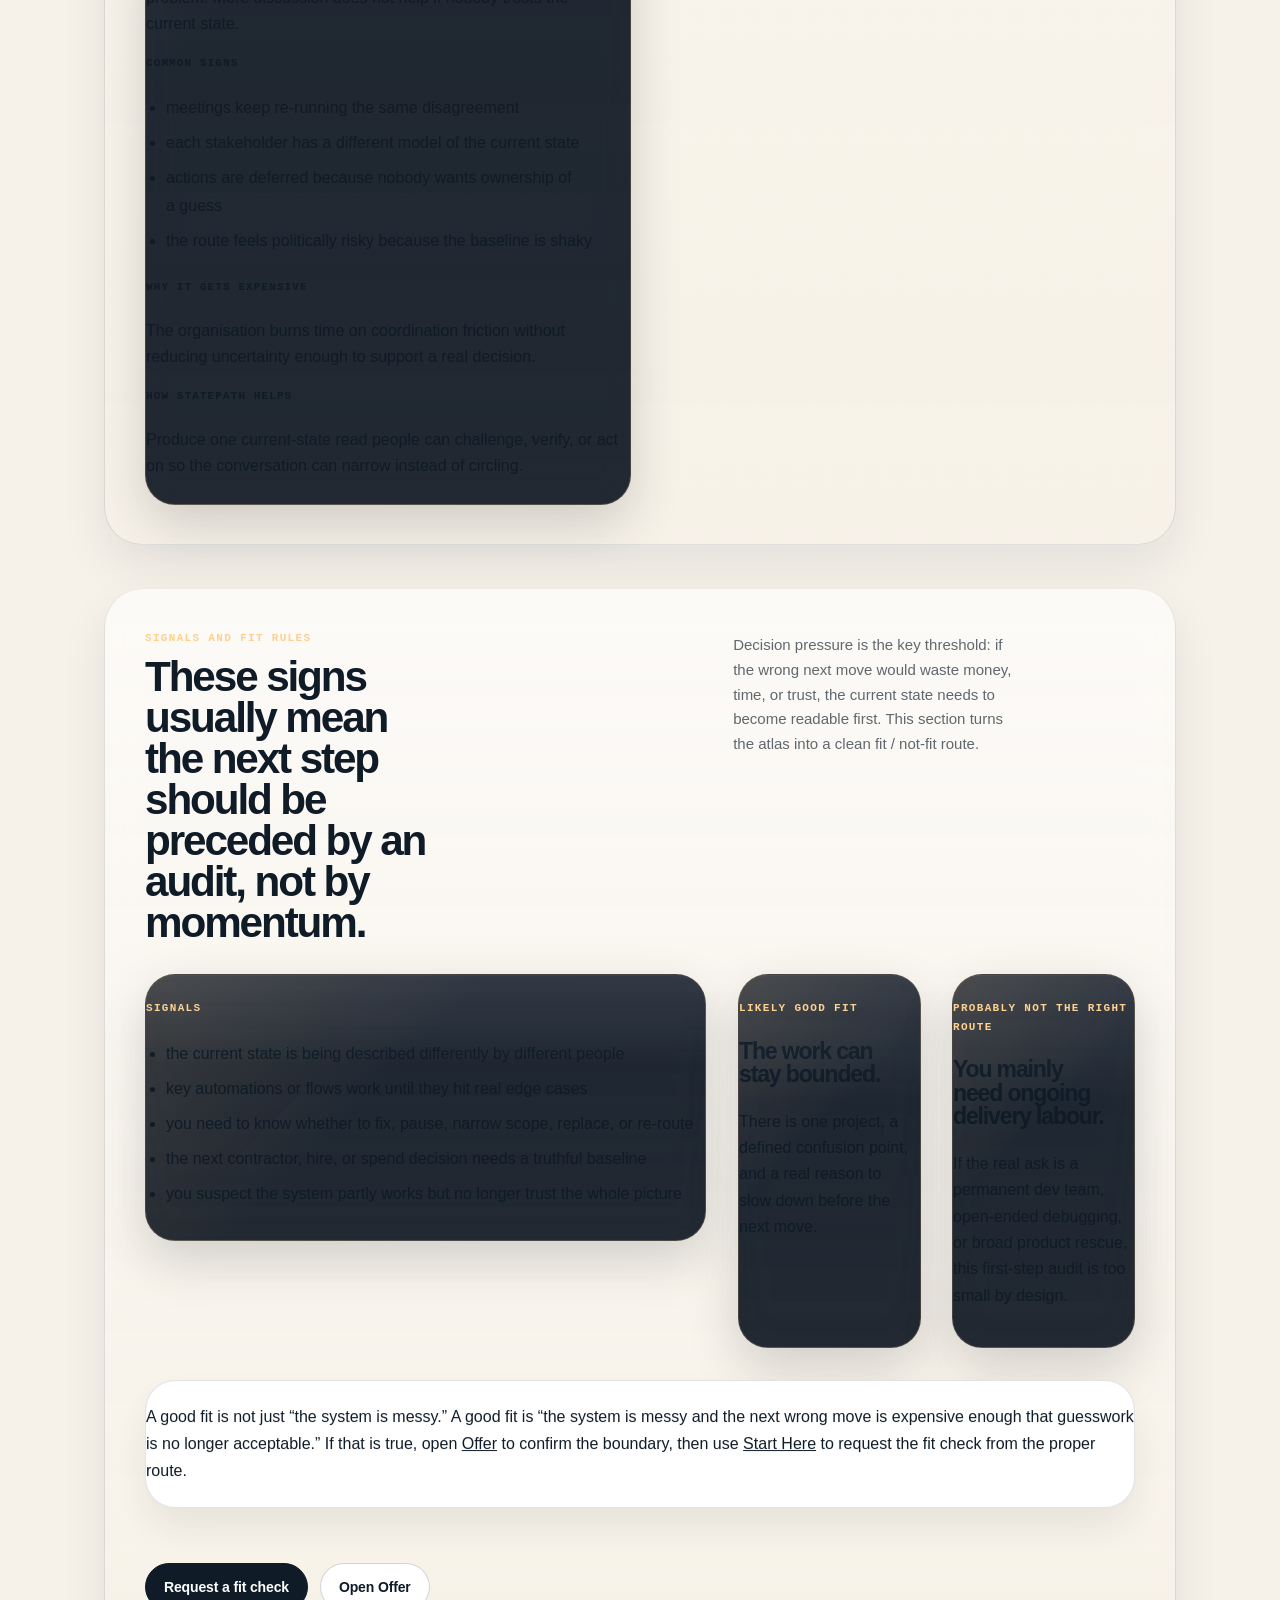
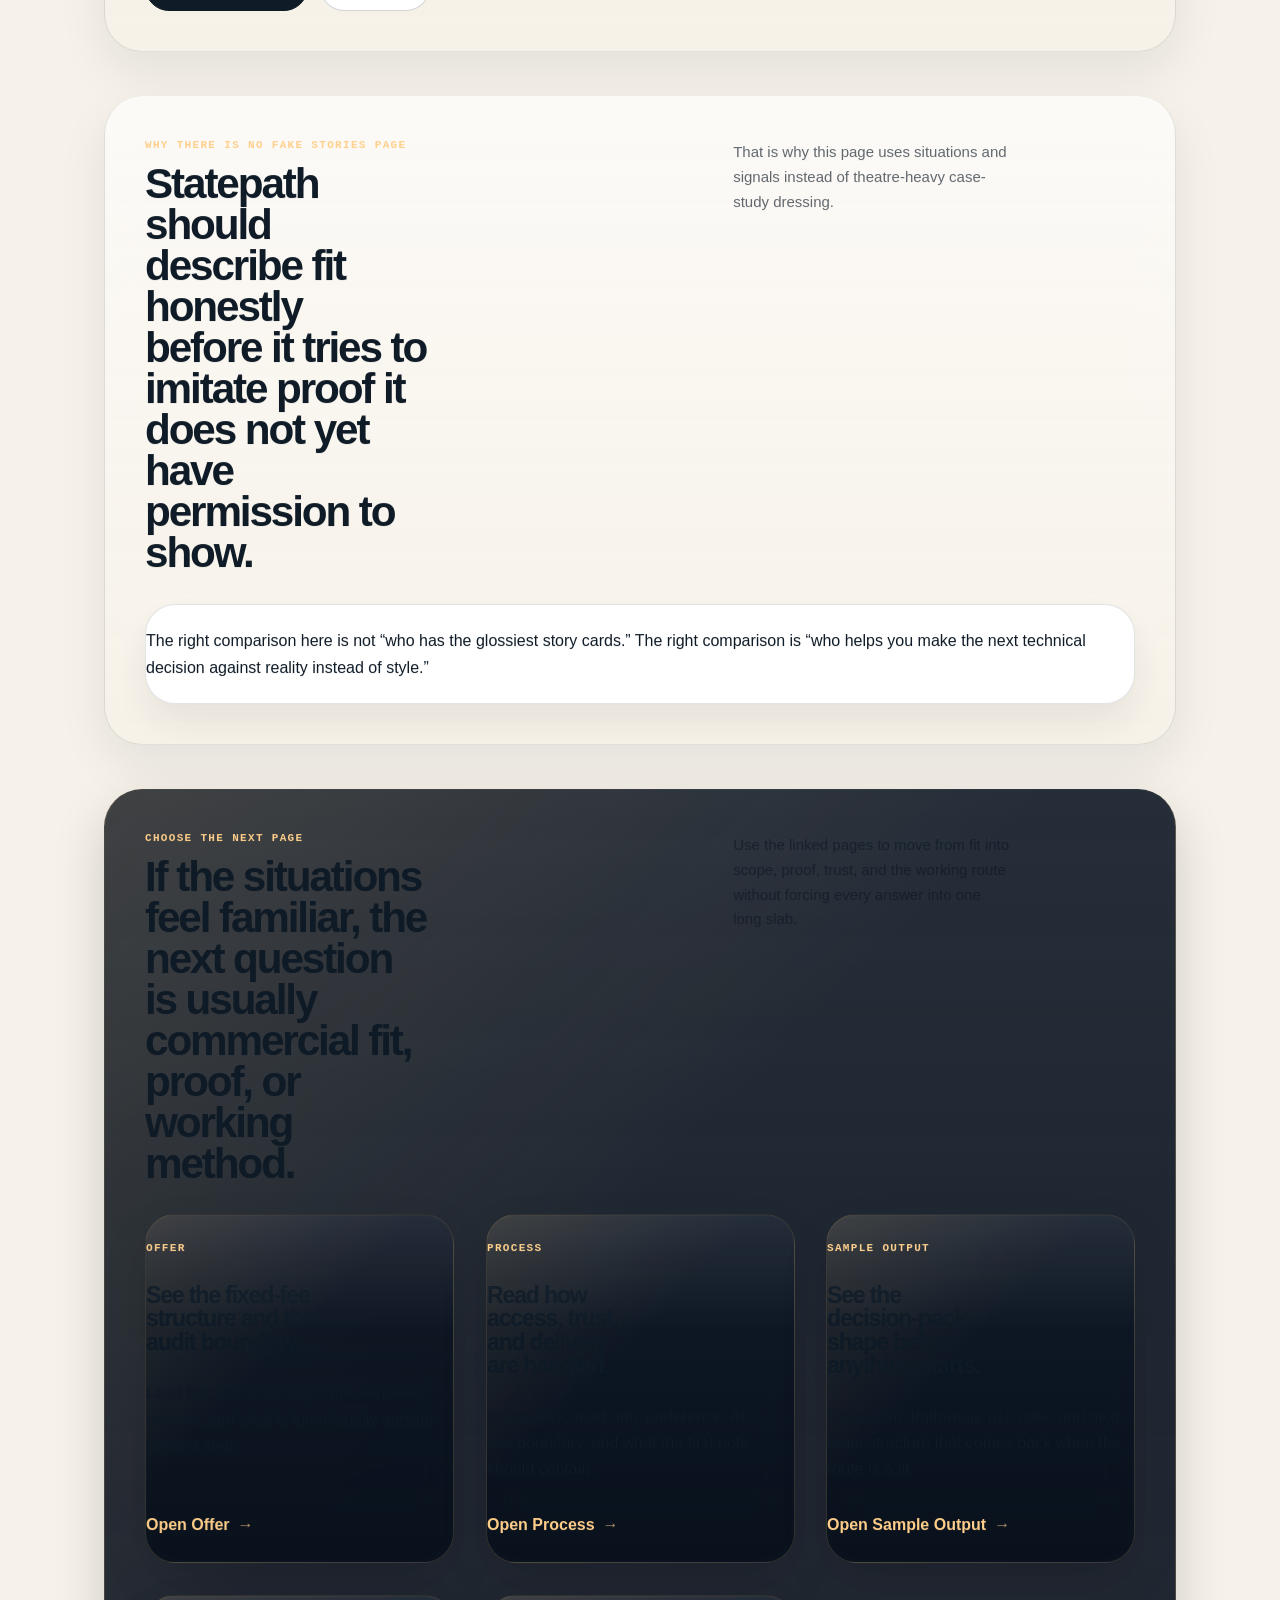
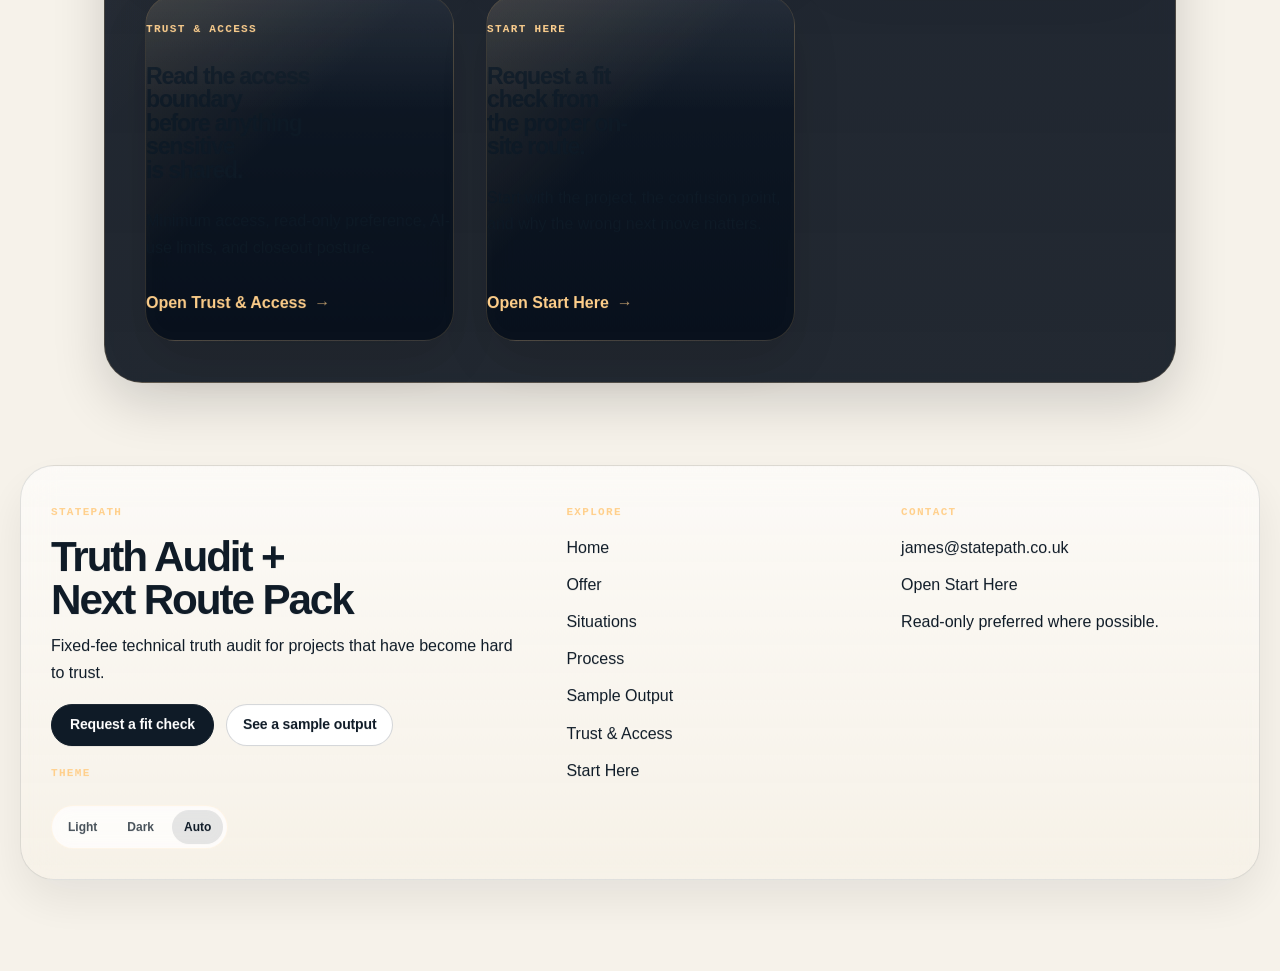
<file: issue-automation-tangle.html>
<!doctype html>
<html lang="en">
<head>
  <meta charset="utf-8">
  <meta name="viewport" content="width=device-width, initial-scale=1">
  <title>Automation Tangle legacy redirect | Statepath Situations</title>
  <meta name="description" content="Legacy redirect stub: Automation Tangle now lives inside the main Statepath Situations page.">
  <meta name="robots" content="noindex">
  <meta http-equiv="refresh" content="0; url=./situations.html#situation-automation-tangle">
  <link rel="canonical" href="./situations.html#situation-automation-tangle">
  <script>window.location.replace('./situations.html#situation-automation-tangle');</script>
  <style>
    body { margin: 0; font: 16px/1.6 "Segoe UI", Arial, sans-serif; background: #0b1420; color: #f7f4ef; display: grid; min-height: 100vh; place-items: center; padding: 24px; }
    main { max-width: 640px; padding: 28px; border: 1px solid rgba(247,244,239,0.12); border-radius: 20px; background: rgba(255,255,255,0.05); }
    a { color: #9fc0ff; }
  </style>
</head>
<body>
  <main>
    <p><strong>Legacy redirect.</strong> Automation Tangle now lives inside the main Statepath Situations page.</p>
    <p>This file is kept only so older links still land on the canonical situation module.</p>
    <p><a href="./situations.html#situation-automation-tangle">Continue to Automation Tangle</a></p>
    <p><a href="./situations.html">Open Situations</a> · <a href="./start-here.html">Request a fit check</a></p>
  </main>
</body>
</html>
</file>
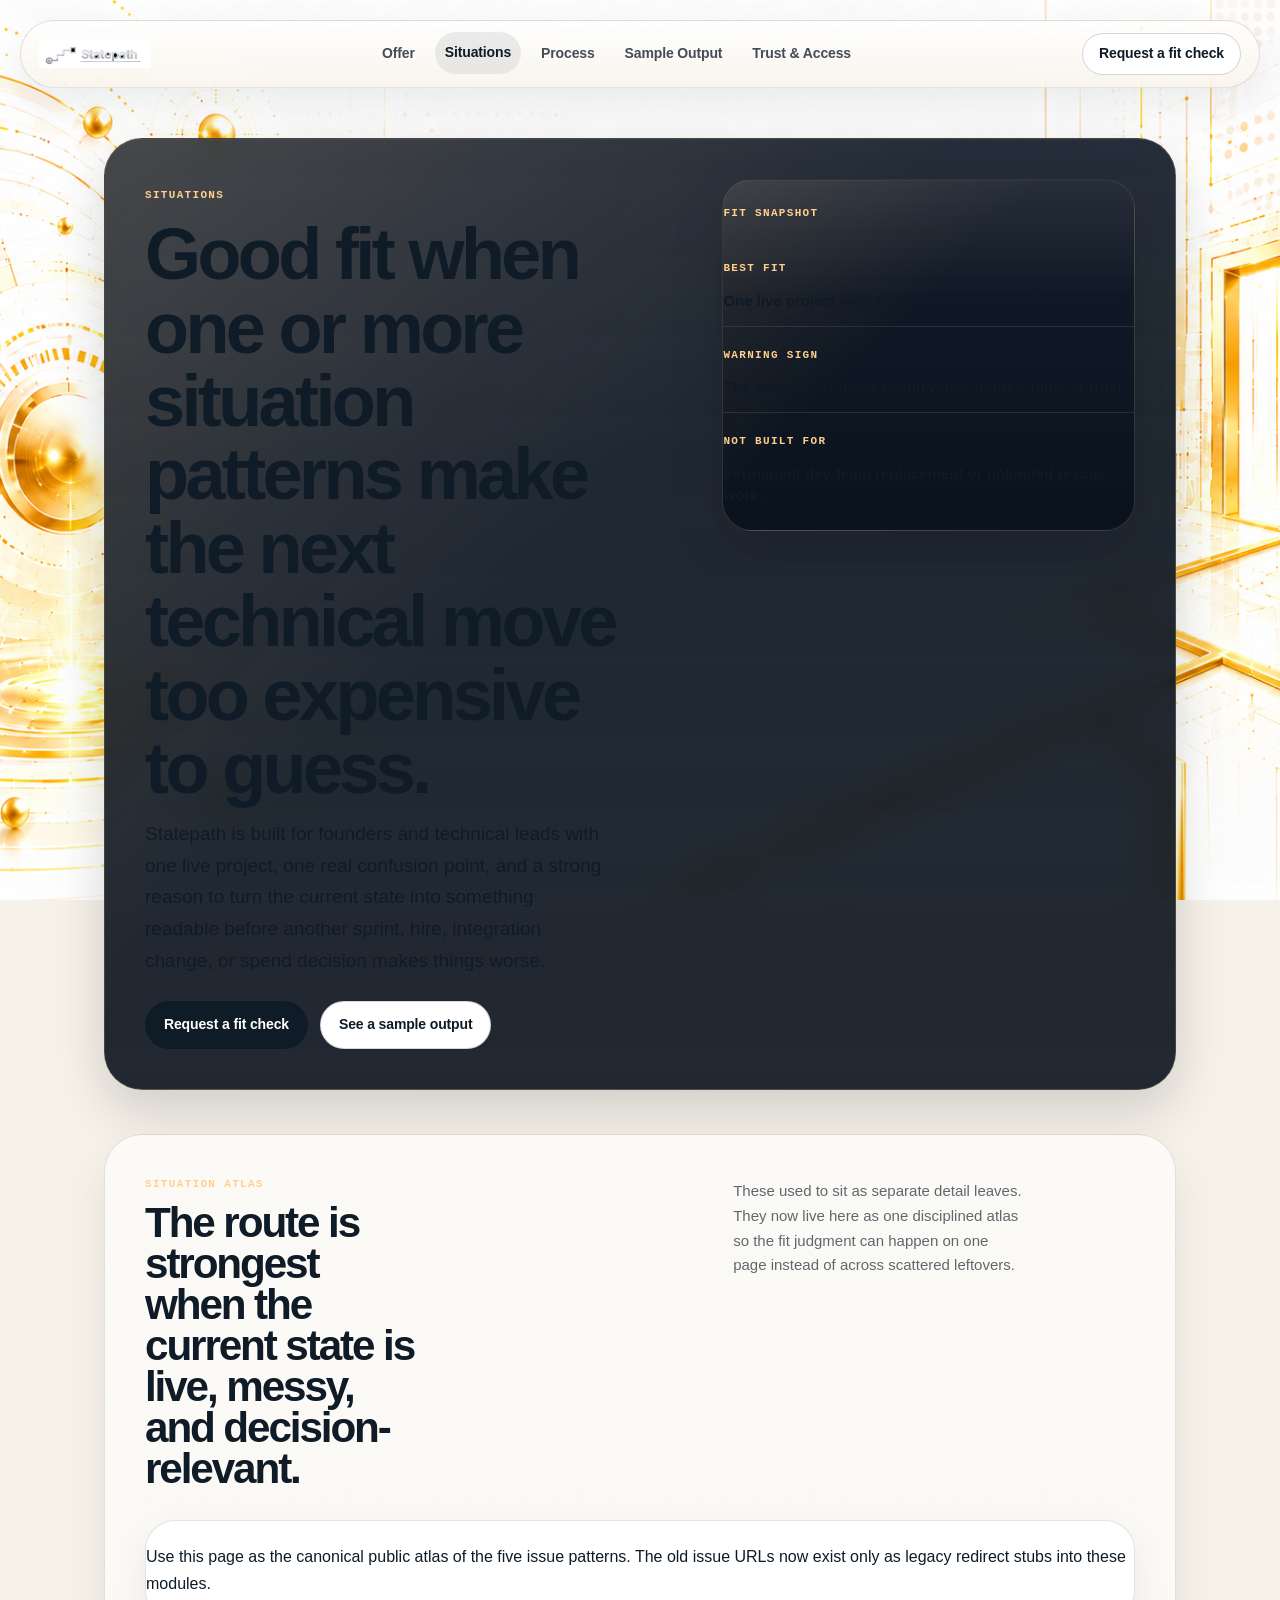
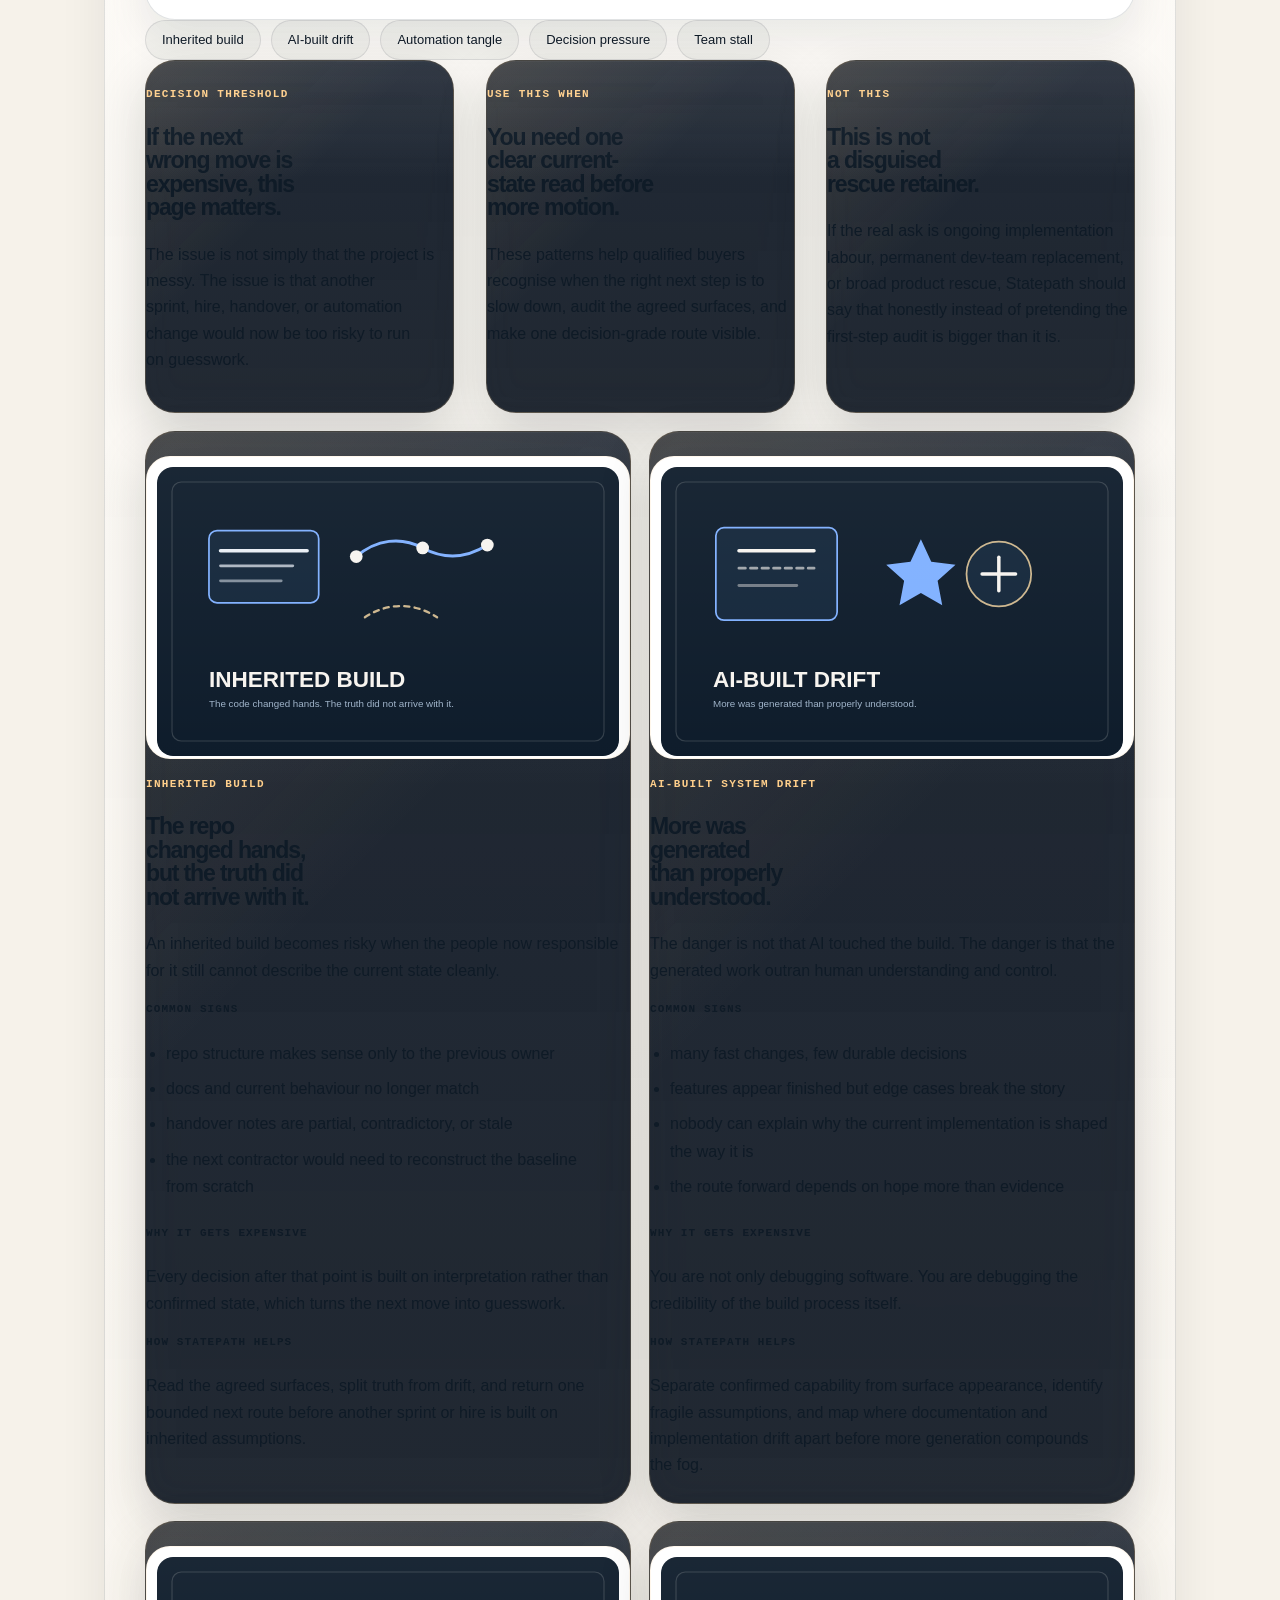
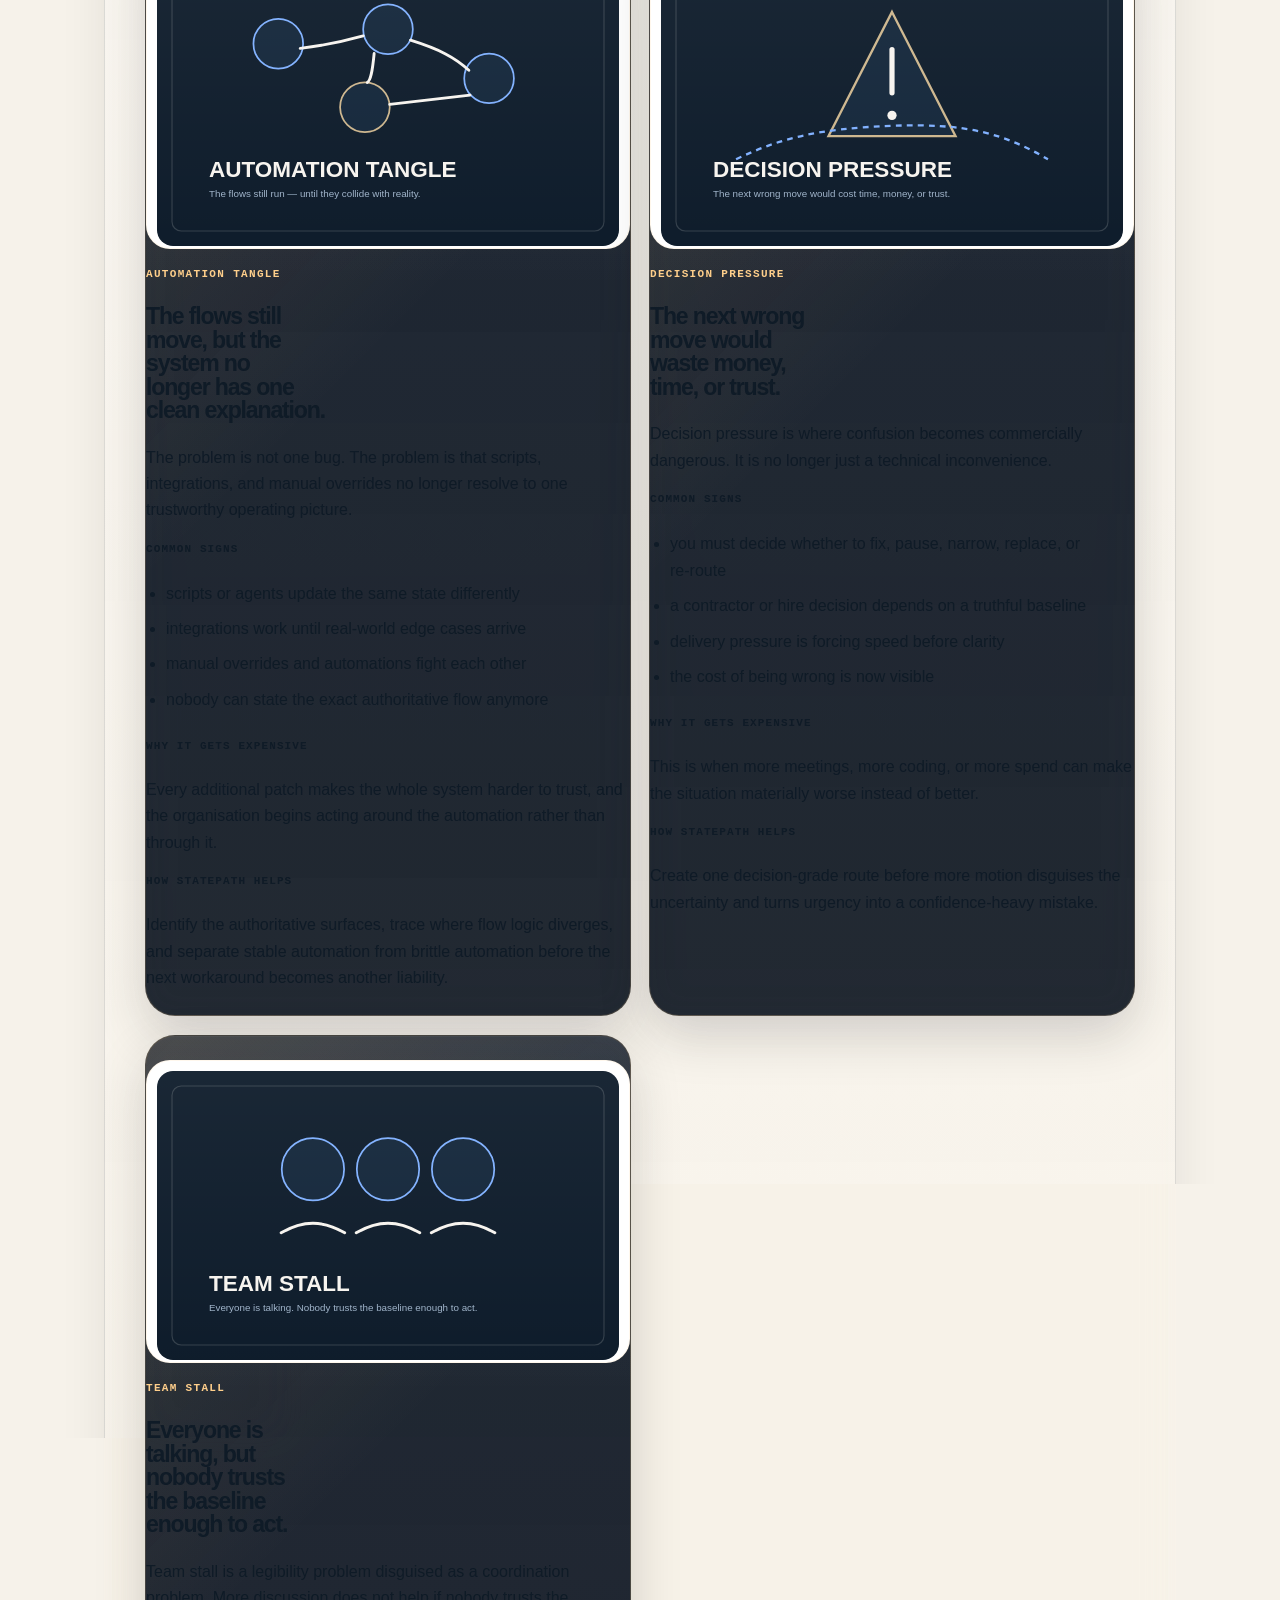
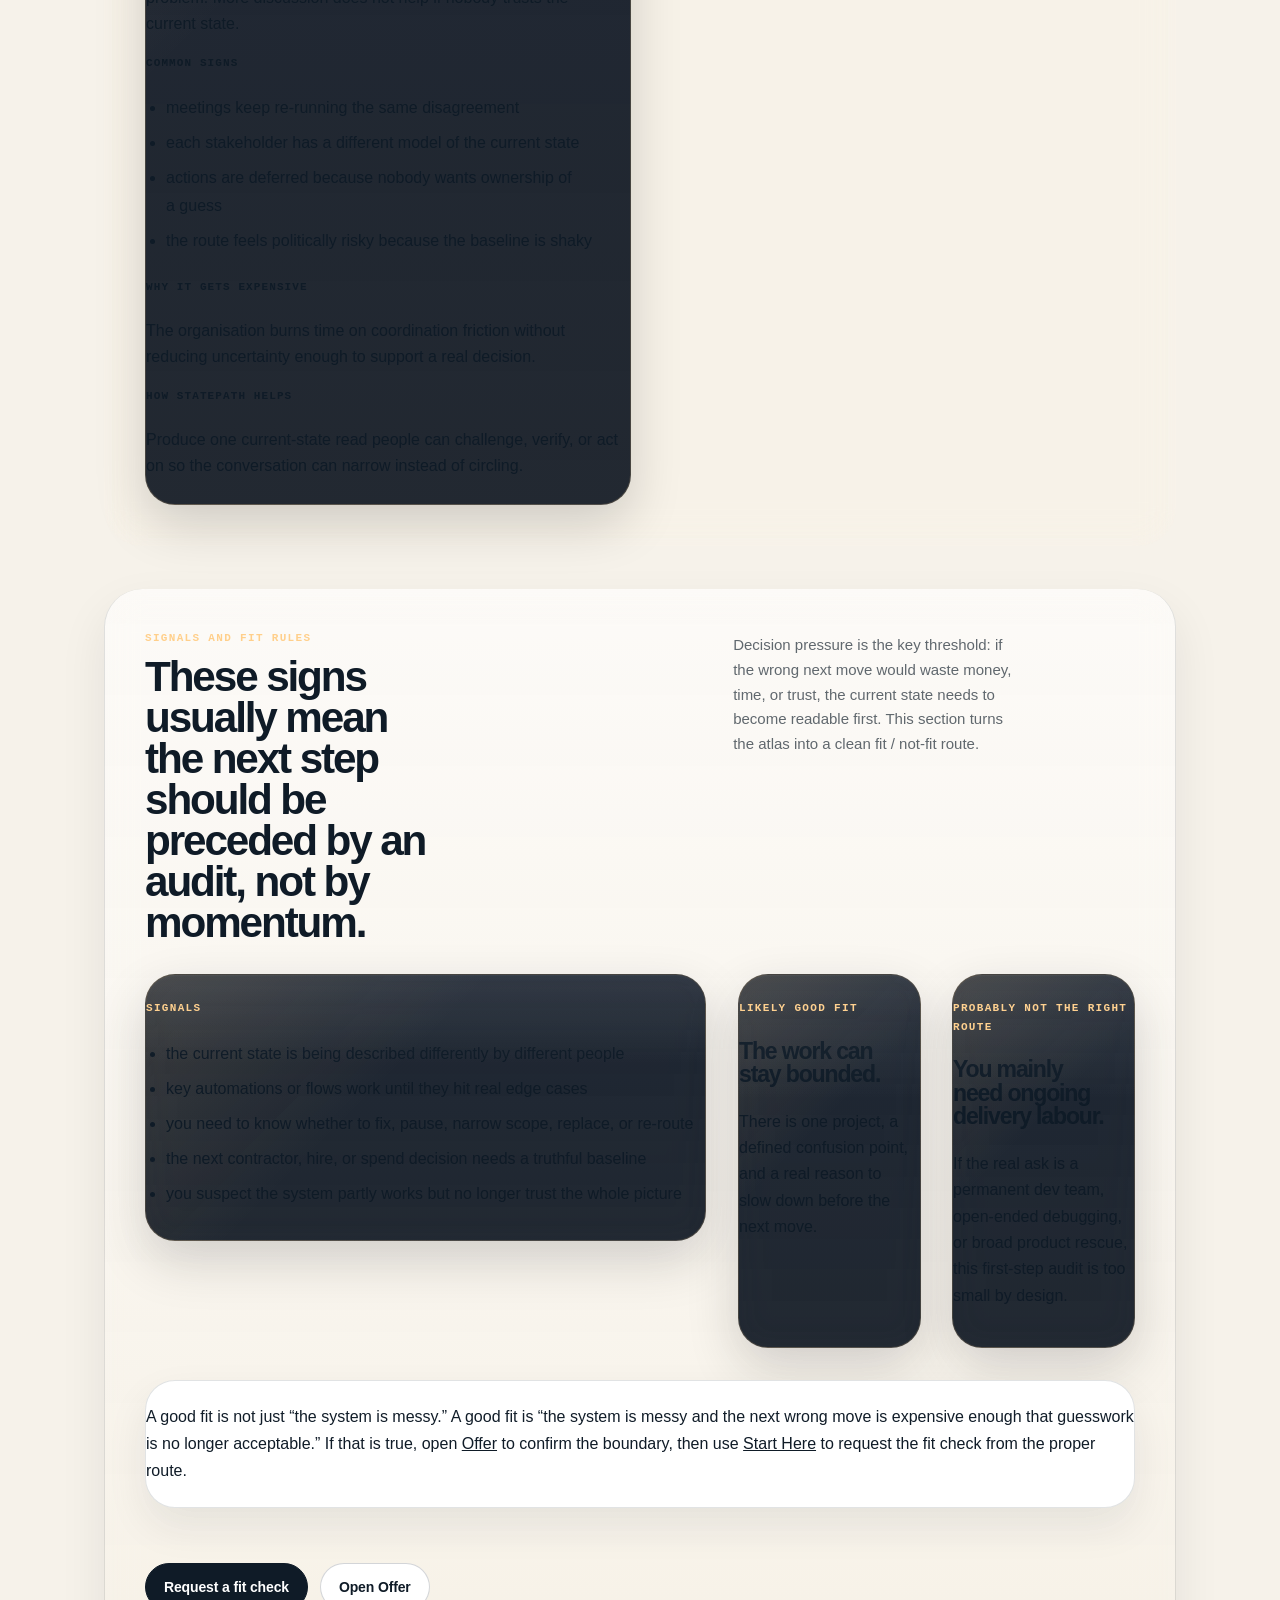
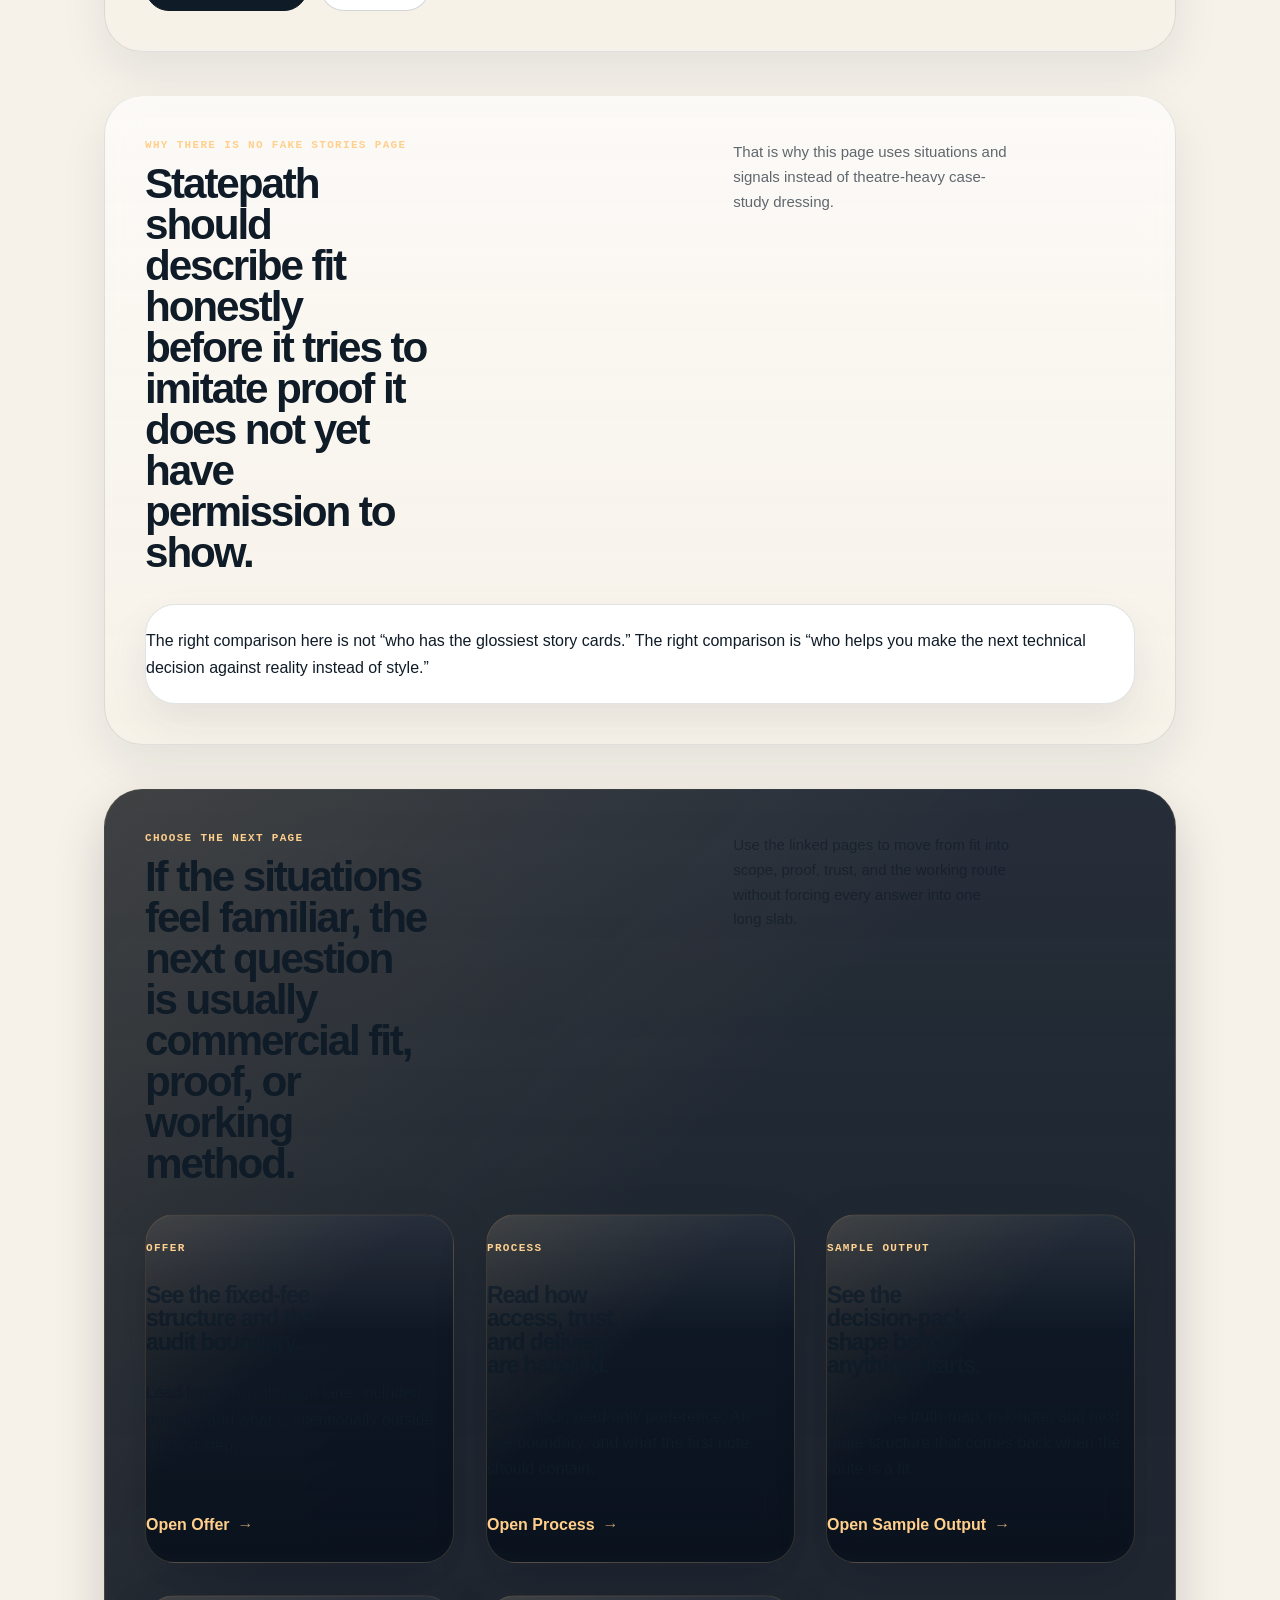
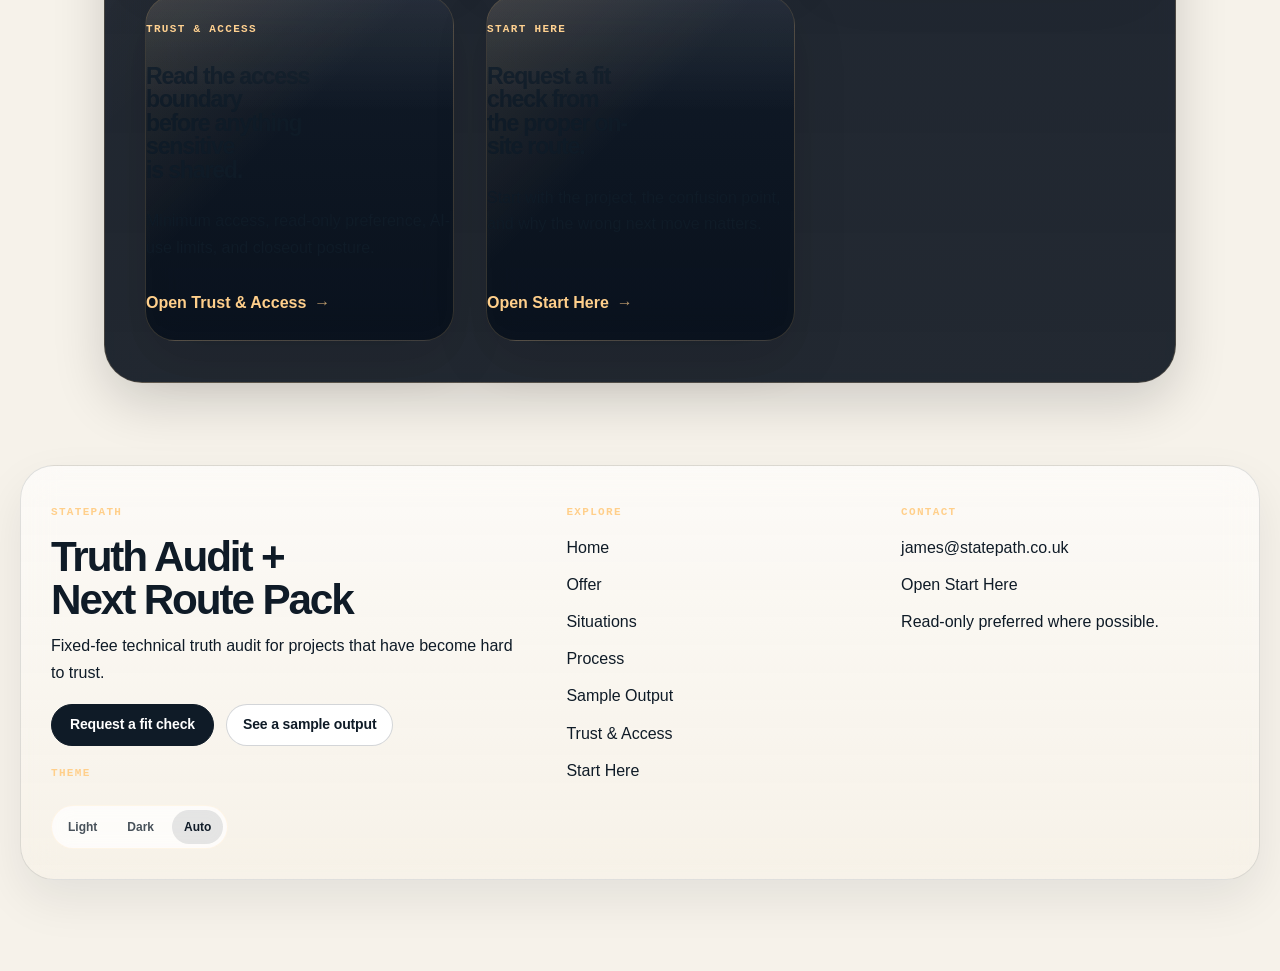
<file: issue-decision-pressure.html>
<!doctype html>
<html lang="en">
<head>
  <meta charset="utf-8">
  <meta name="viewport" content="width=device-width, initial-scale=1">
  <title>Decision Pressure legacy redirect | Statepath Situations</title>
  <meta name="description" content="Legacy redirect stub: Decision Pressure now lives inside the main Statepath Situations page.">
  <meta name="robots" content="noindex">
  <meta http-equiv="refresh" content="0; url=./situations.html#situation-decision-pressure">
  <link rel="canonical" href="./situations.html#situation-decision-pressure">
  <script>window.location.replace('./situations.html#situation-decision-pressure');</script>
  <style>
    body { margin: 0; font: 16px/1.6 "Segoe UI", Arial, sans-serif; background: #0b1420; color: #f7f4ef; display: grid; min-height: 100vh; place-items: center; padding: 24px; }
    main { max-width: 640px; padding: 28px; border: 1px solid rgba(247,244,239,0.12); border-radius: 20px; background: rgba(255,255,255,0.05); }
    a { color: #9fc0ff; }
  </style>
</head>
<body>
  <main>
    <p><strong>Legacy redirect.</strong> Decision Pressure now lives inside the main Statepath Situations page.</p>
    <p>This file is kept only so older links still land on the canonical situation module.</p>
    <p><a href="./situations.html#situation-decision-pressure">Continue to Decision Pressure</a></p>
    <p><a href="./situations.html">Open Situations</a> · <a href="./start-here.html">Request a fit check</a></p>
  </main>
</body>
</html>
</file>
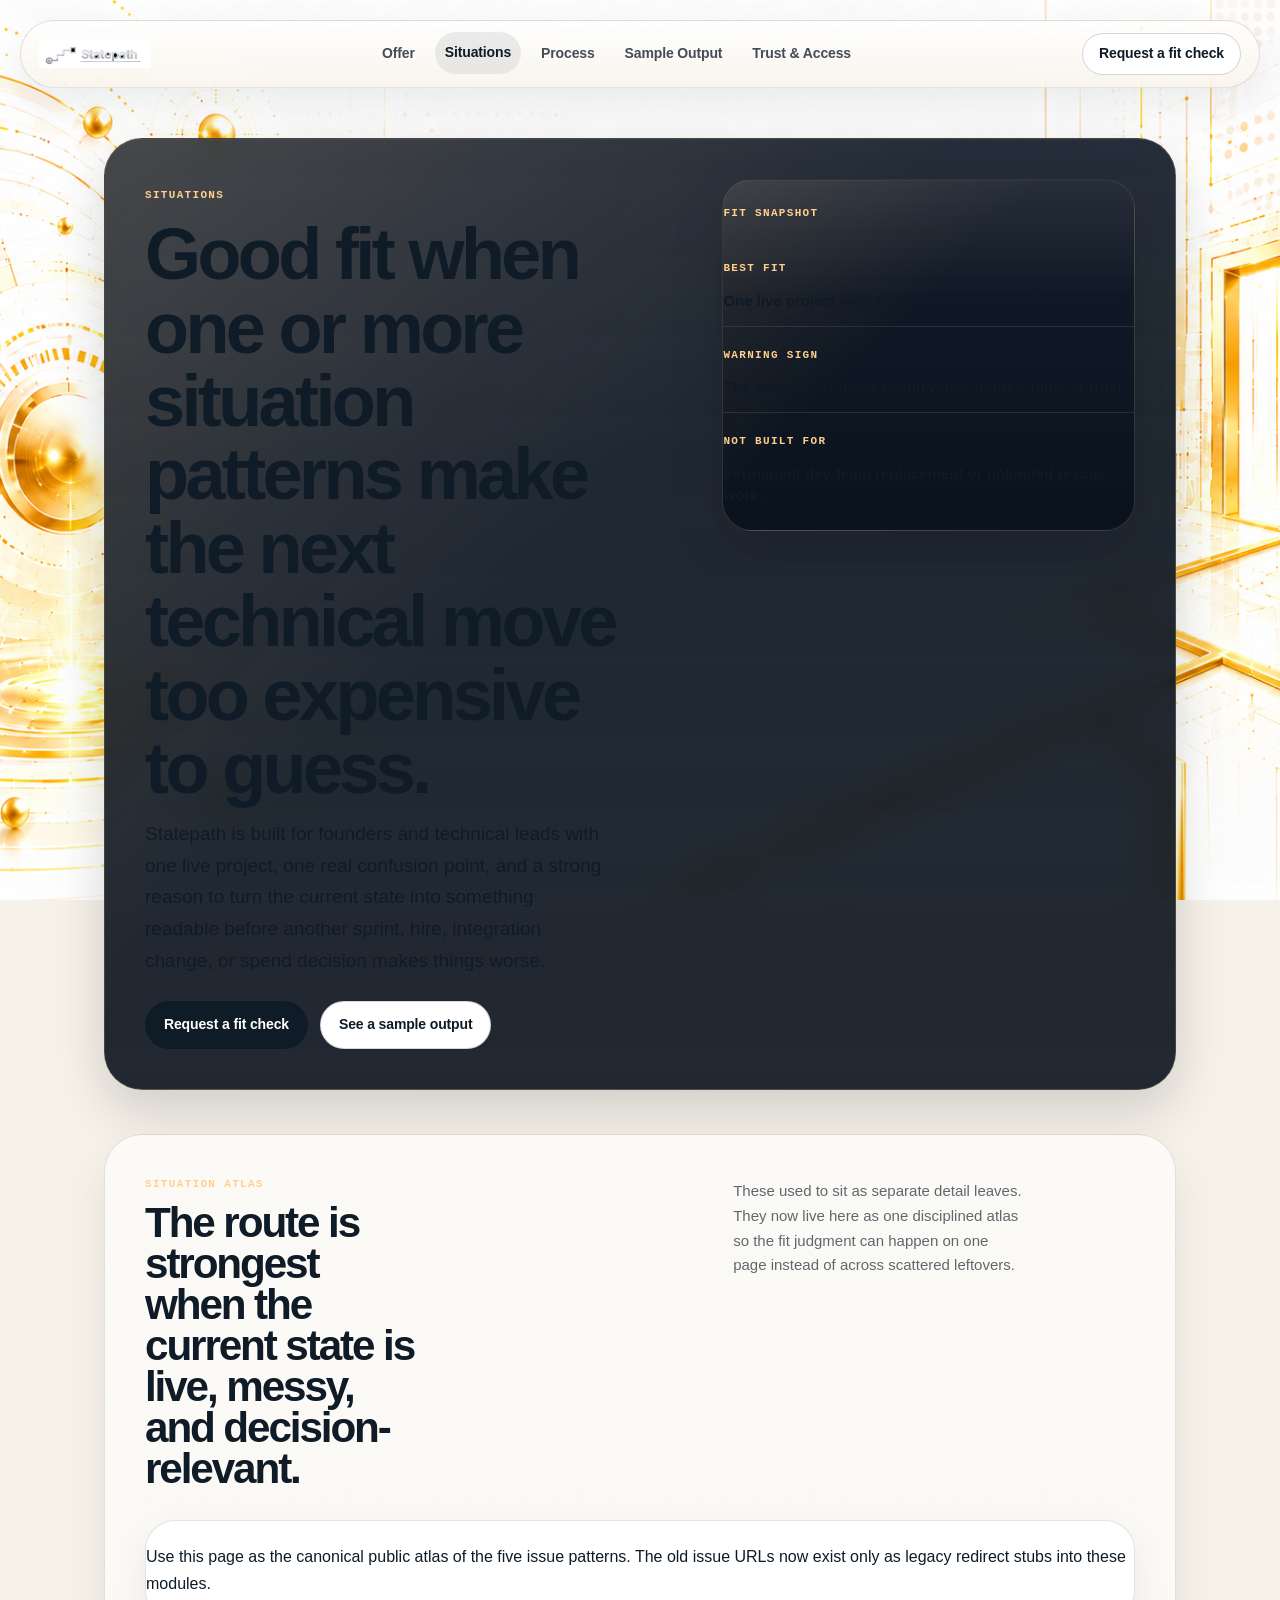
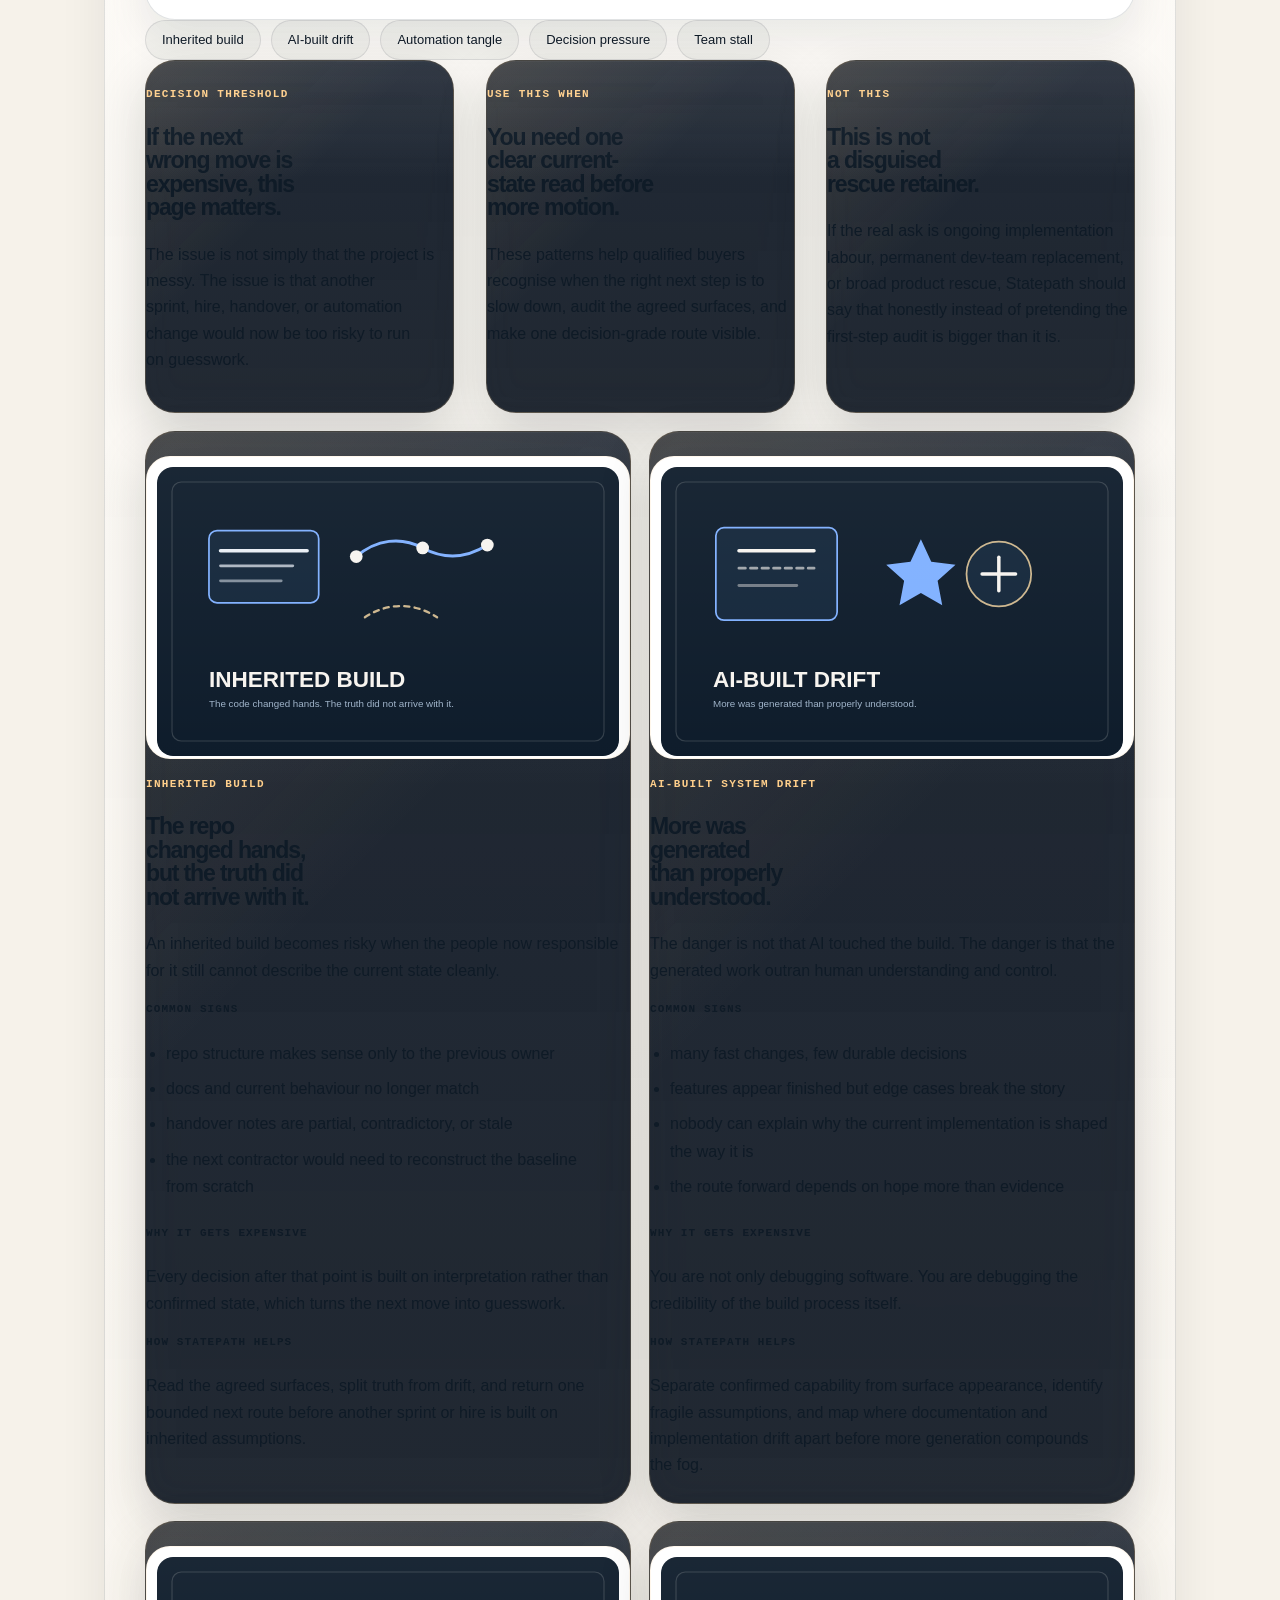
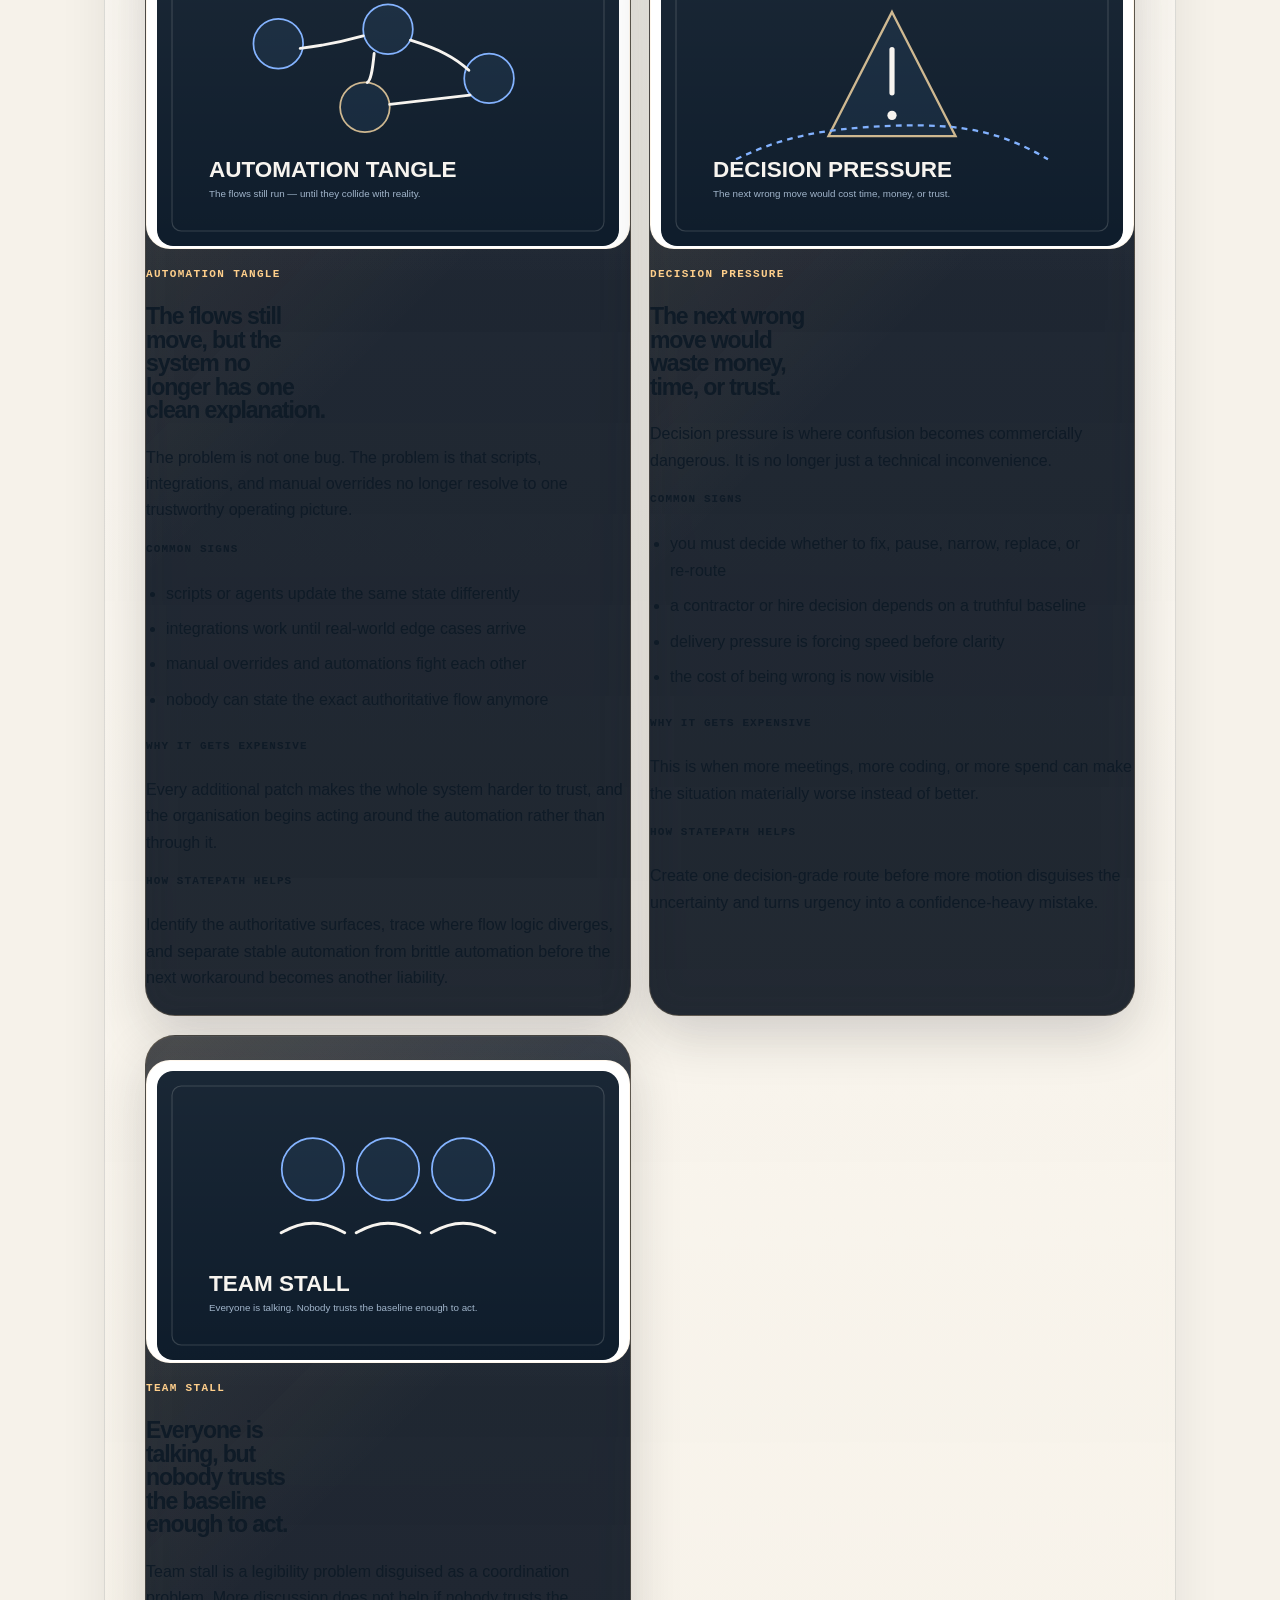
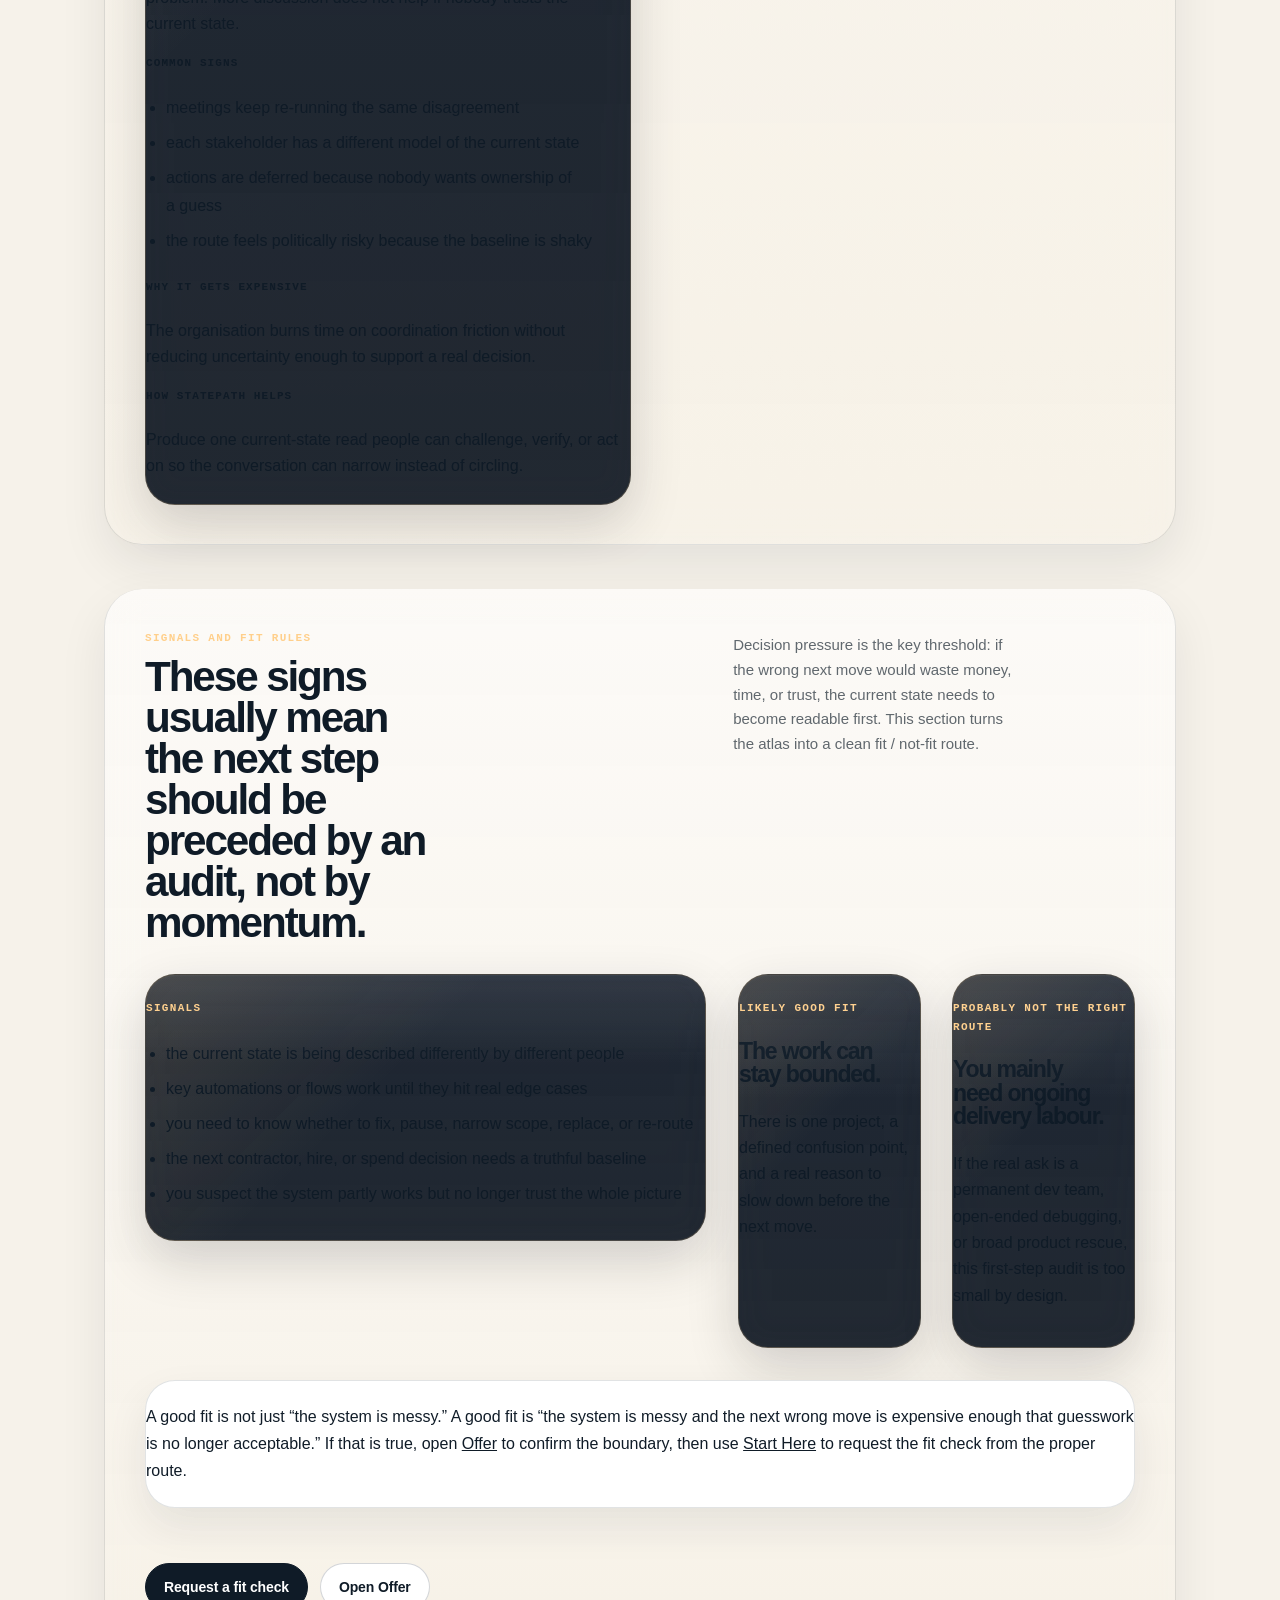
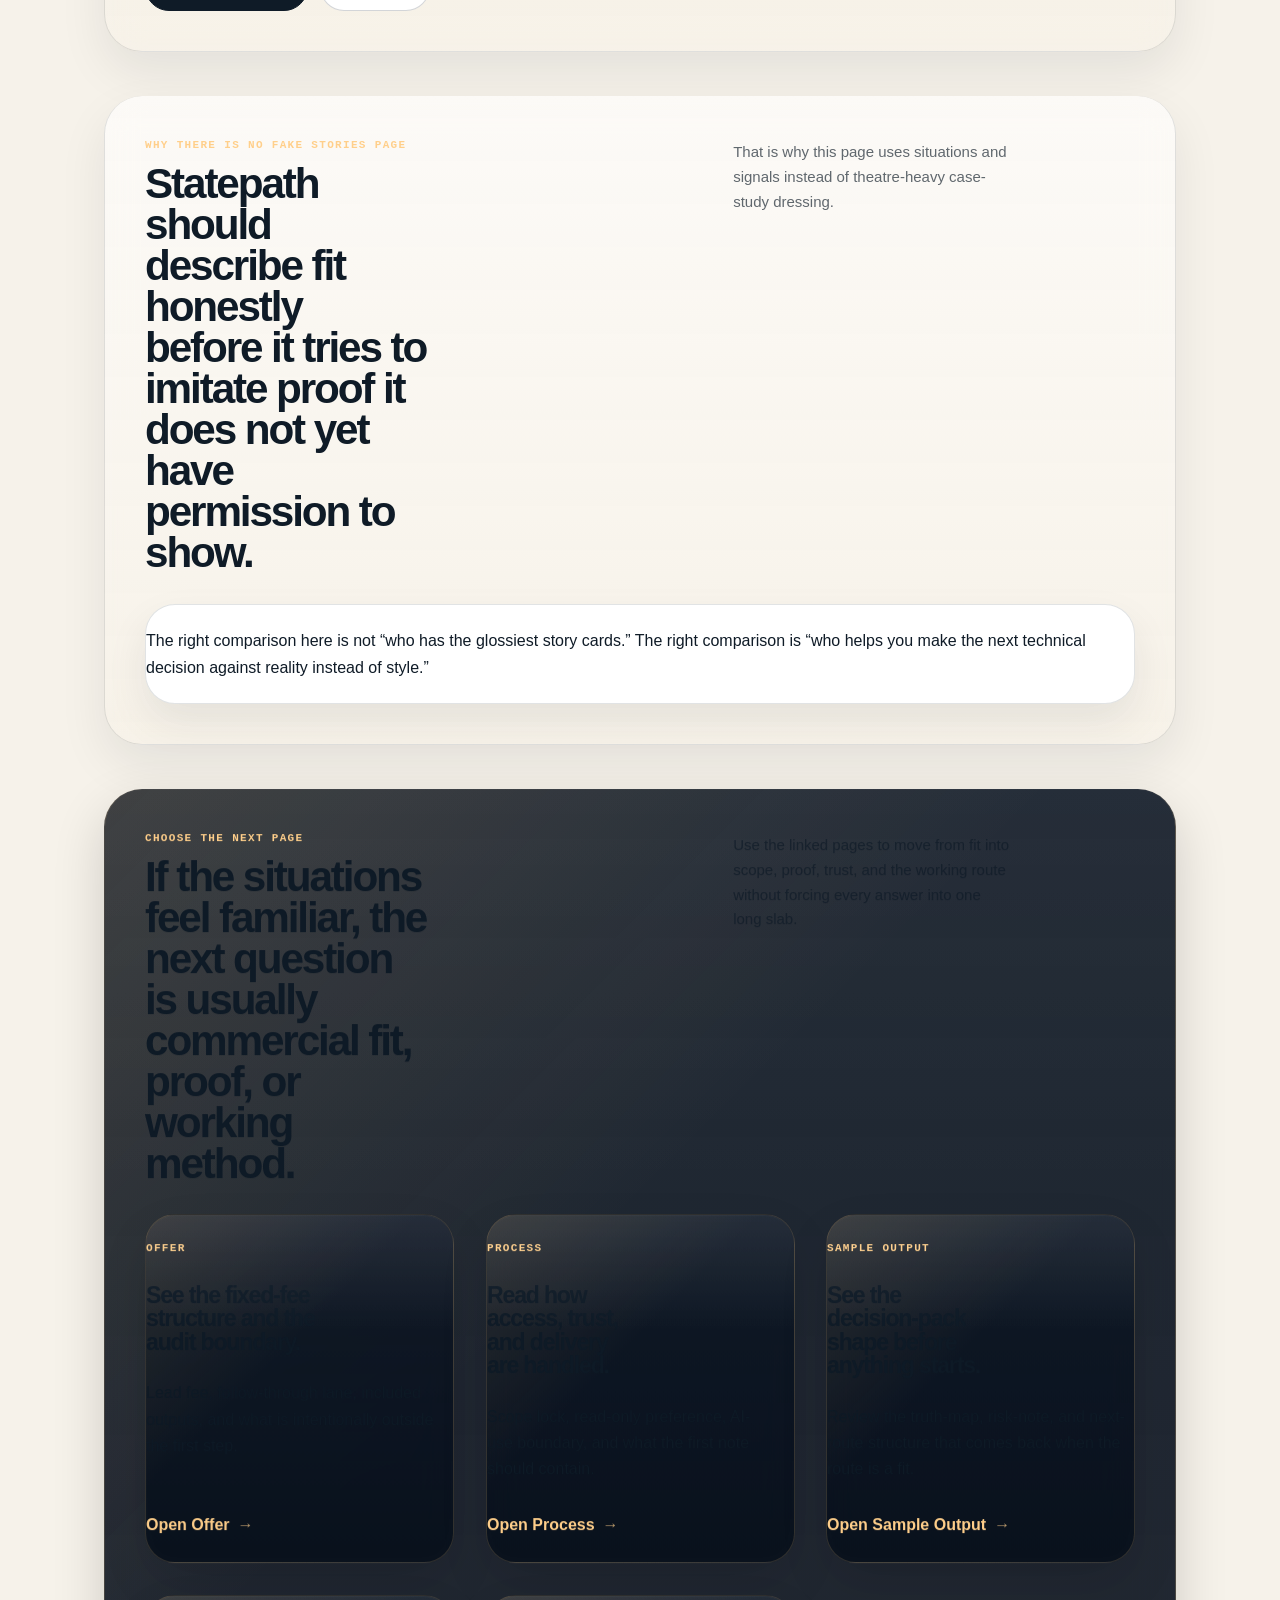
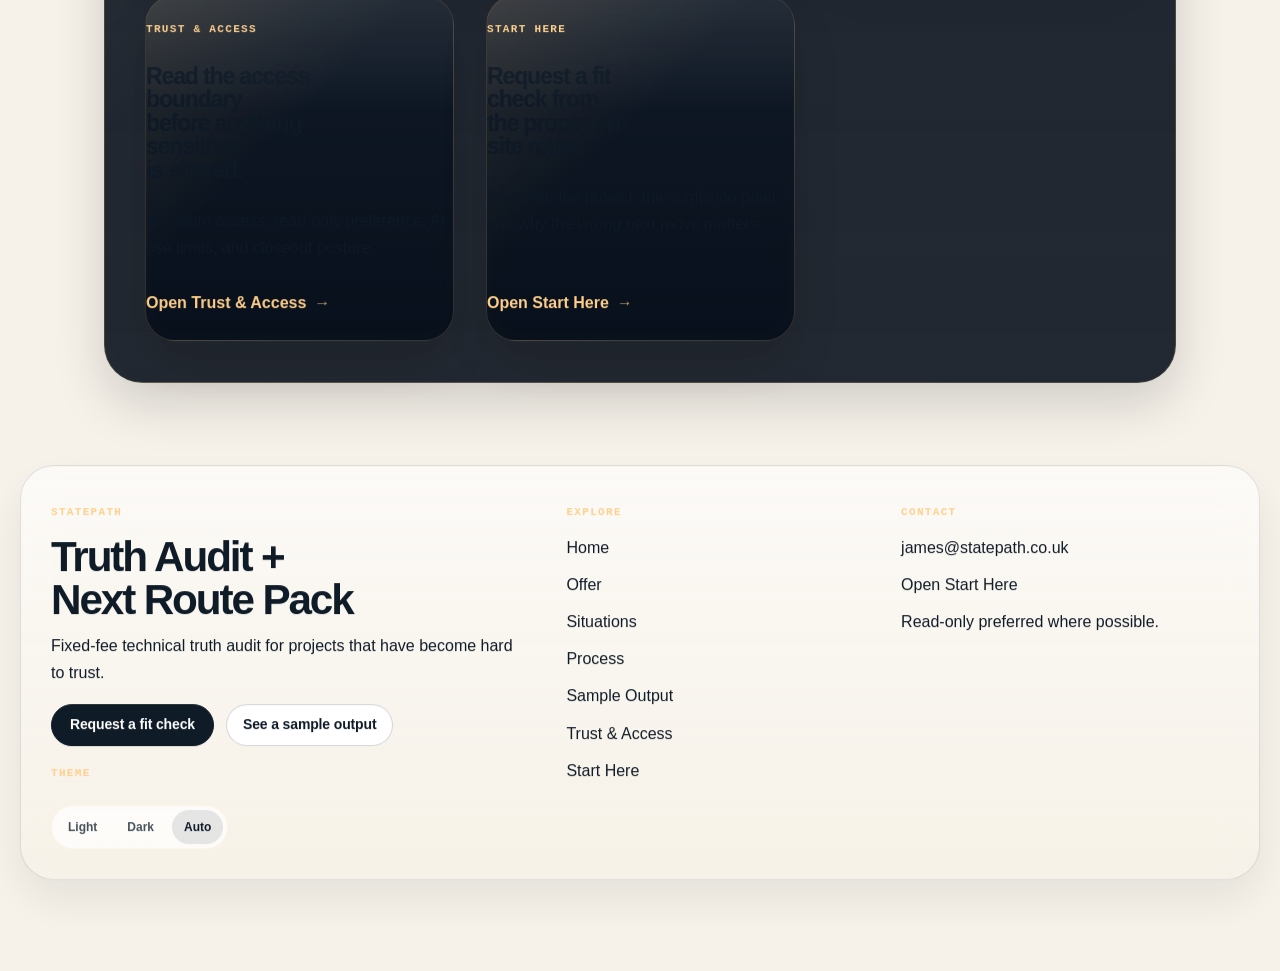
<file: issue-inherited-build.html>
<!doctype html>
<html lang="en">
<head>
  <meta charset="utf-8">
  <meta name="viewport" content="width=device-width, initial-scale=1">
  <title>Inherited Build legacy redirect | Statepath Situations</title>
  <meta name="description" content="Legacy redirect stub: Inherited Build now lives inside the main Statepath Situations page.">
  <meta name="robots" content="noindex">
  <meta http-equiv="refresh" content="0; url=./situations.html#situation-inherited-build">
  <link rel="canonical" href="./situations.html#situation-inherited-build">
  <script>window.location.replace('./situations.html#situation-inherited-build');</script>
  <style>
    body { margin: 0; font: 16px/1.6 "Segoe UI", Arial, sans-serif; background: #0b1420; color: #f7f4ef; display: grid; min-height: 100vh; place-items: center; padding: 24px; }
    main { max-width: 640px; padding: 28px; border: 1px solid rgba(247,244,239,0.12); border-radius: 20px; background: rgba(255,255,255,0.05); }
    a { color: #9fc0ff; }
  </style>
</head>
<body>
  <main>
    <p><strong>Legacy redirect.</strong> Inherited Build now lives inside the main Statepath Situations page.</p>
    <p>This file is kept only so older links still land on the canonical situation module.</p>
    <p><a href="./situations.html#situation-inherited-build">Continue to Inherited Build</a></p>
    <p><a href="./situations.html">Open Situations</a> · <a href="./start-here.html">Request a fit check</a></p>
  </main>
</body>
</html>
</file>
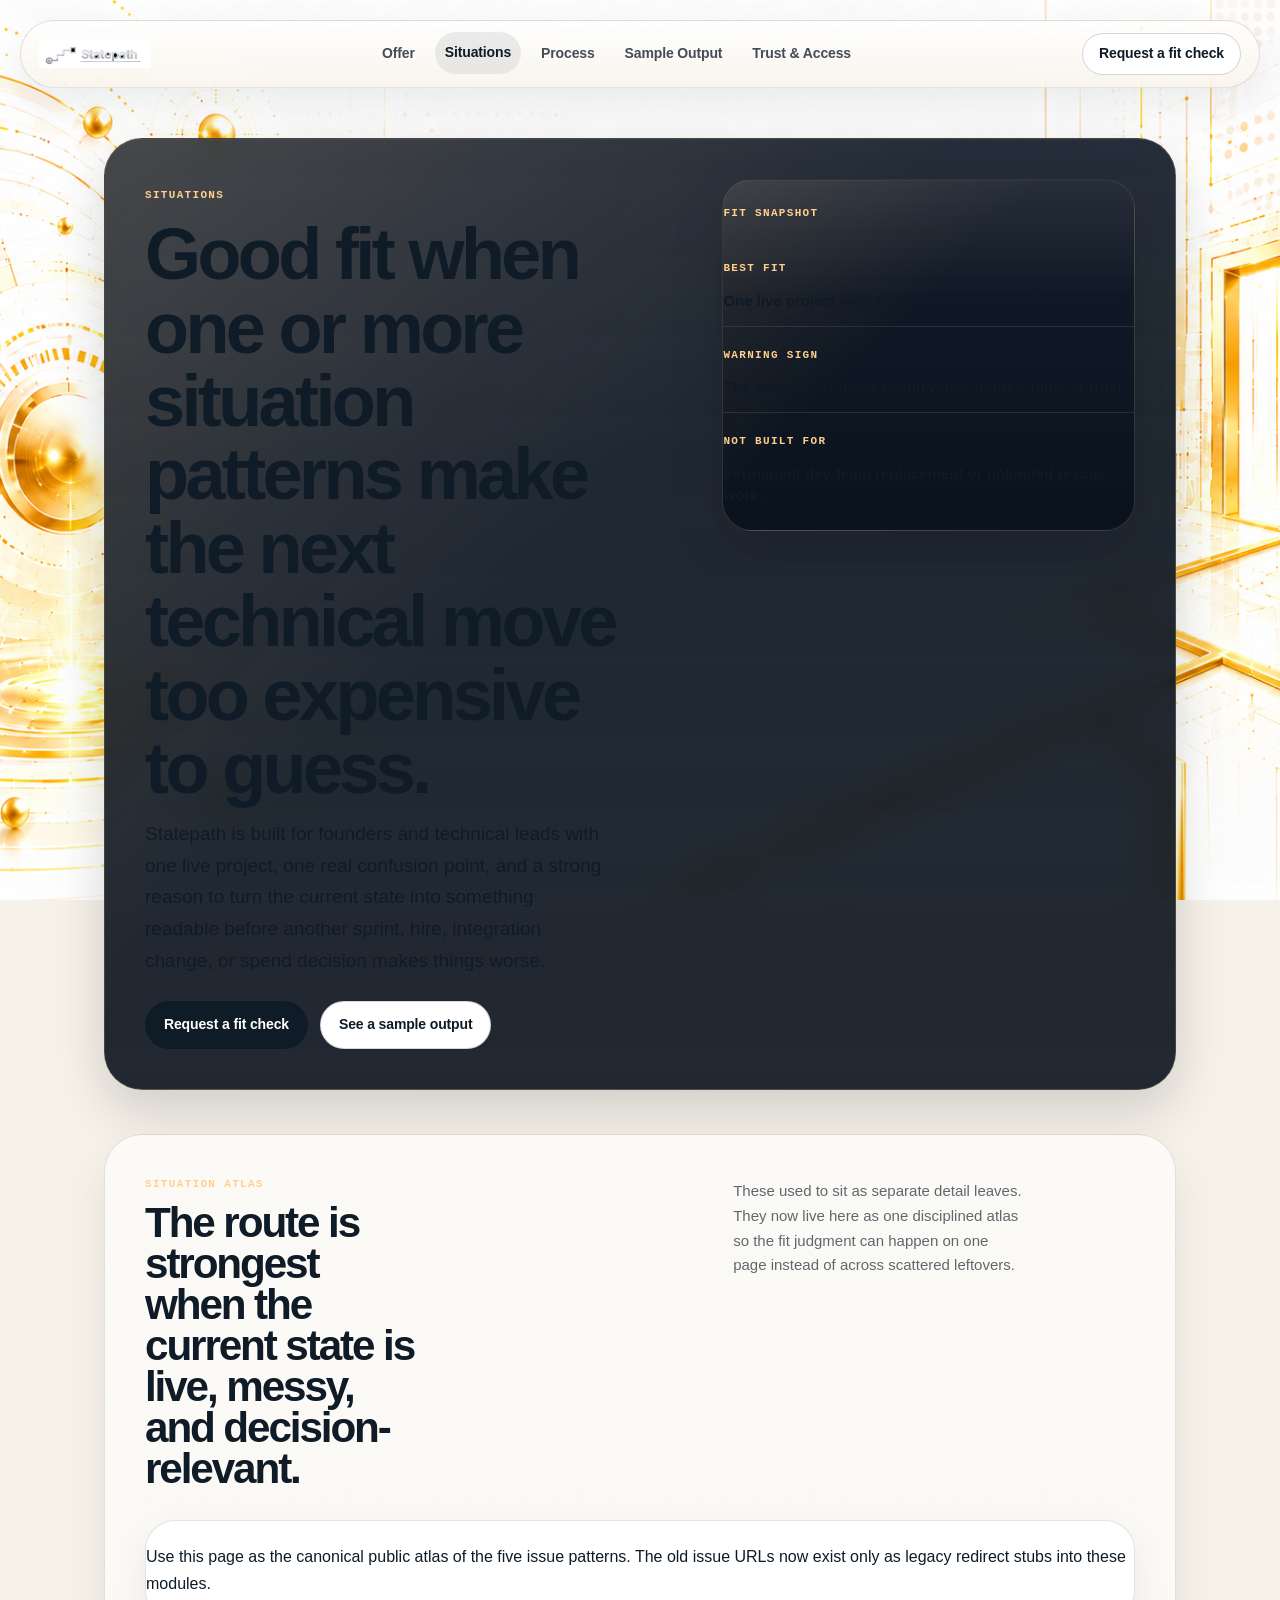
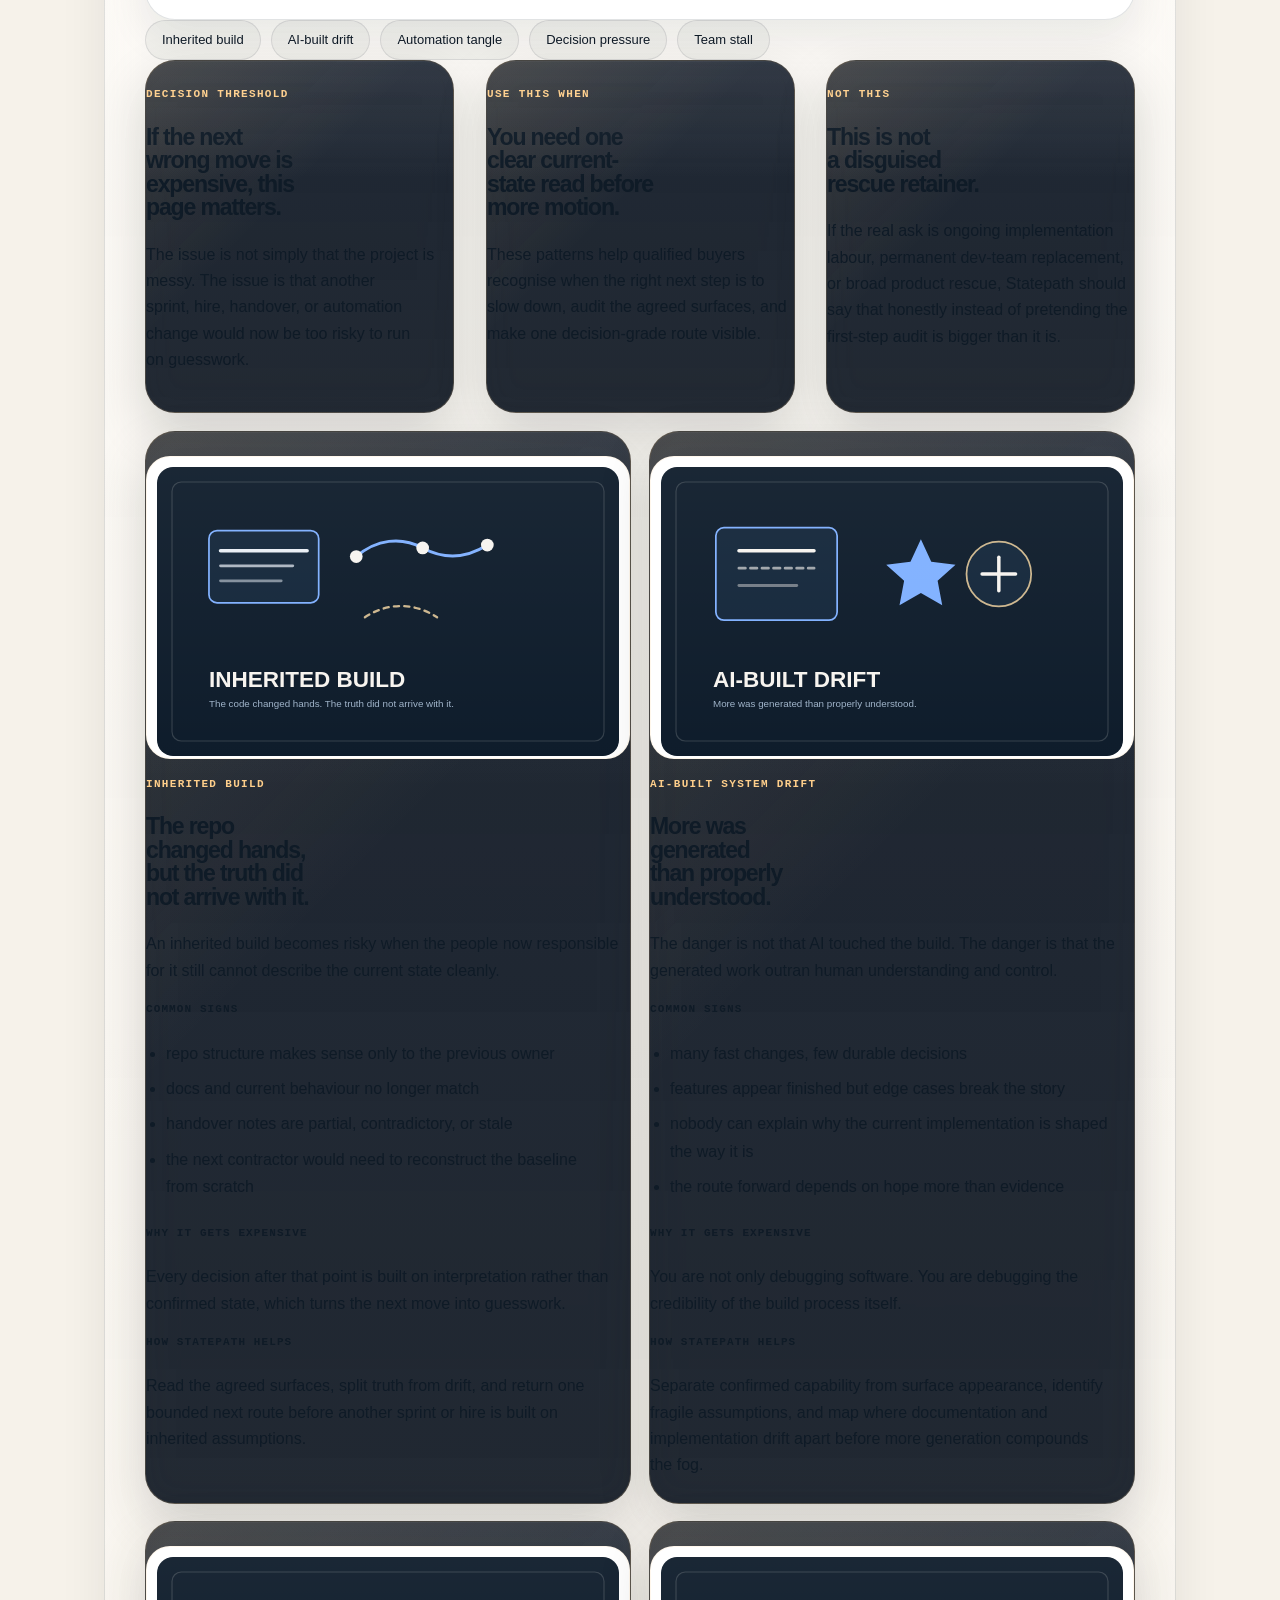
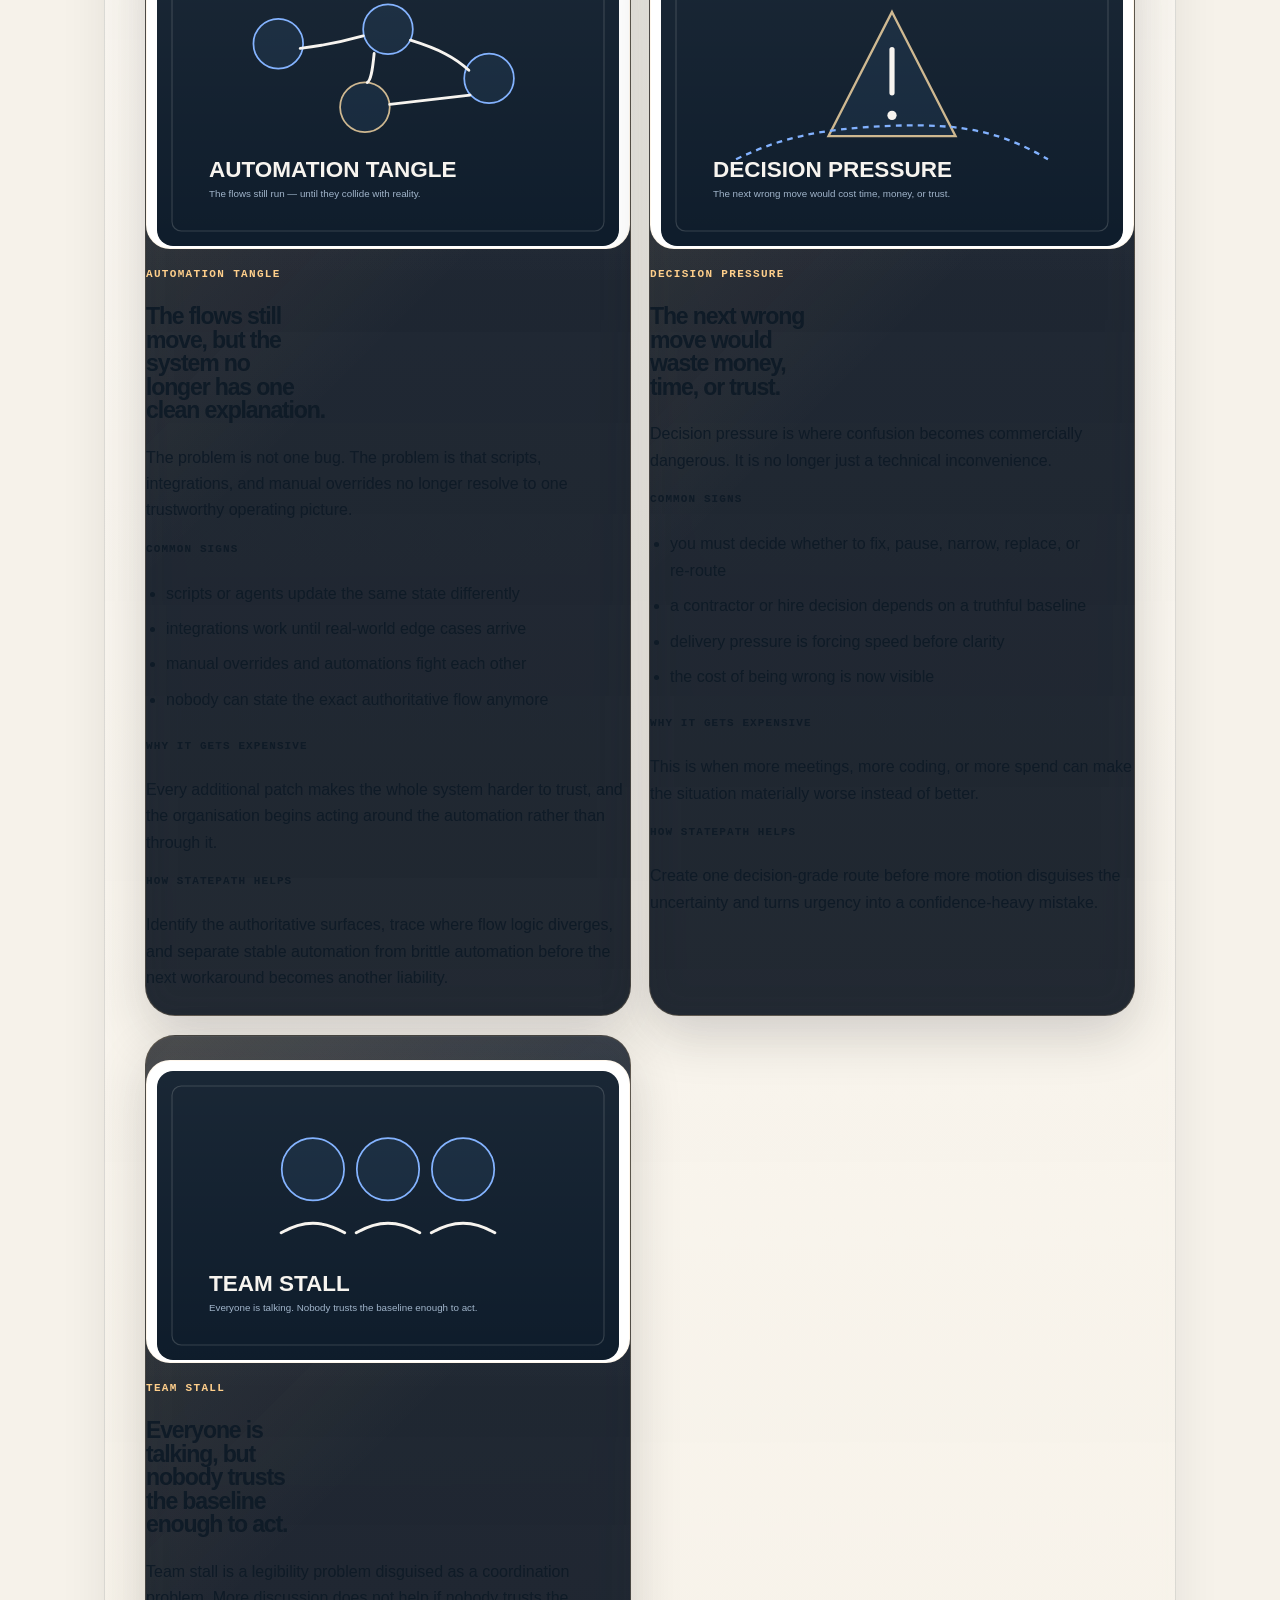
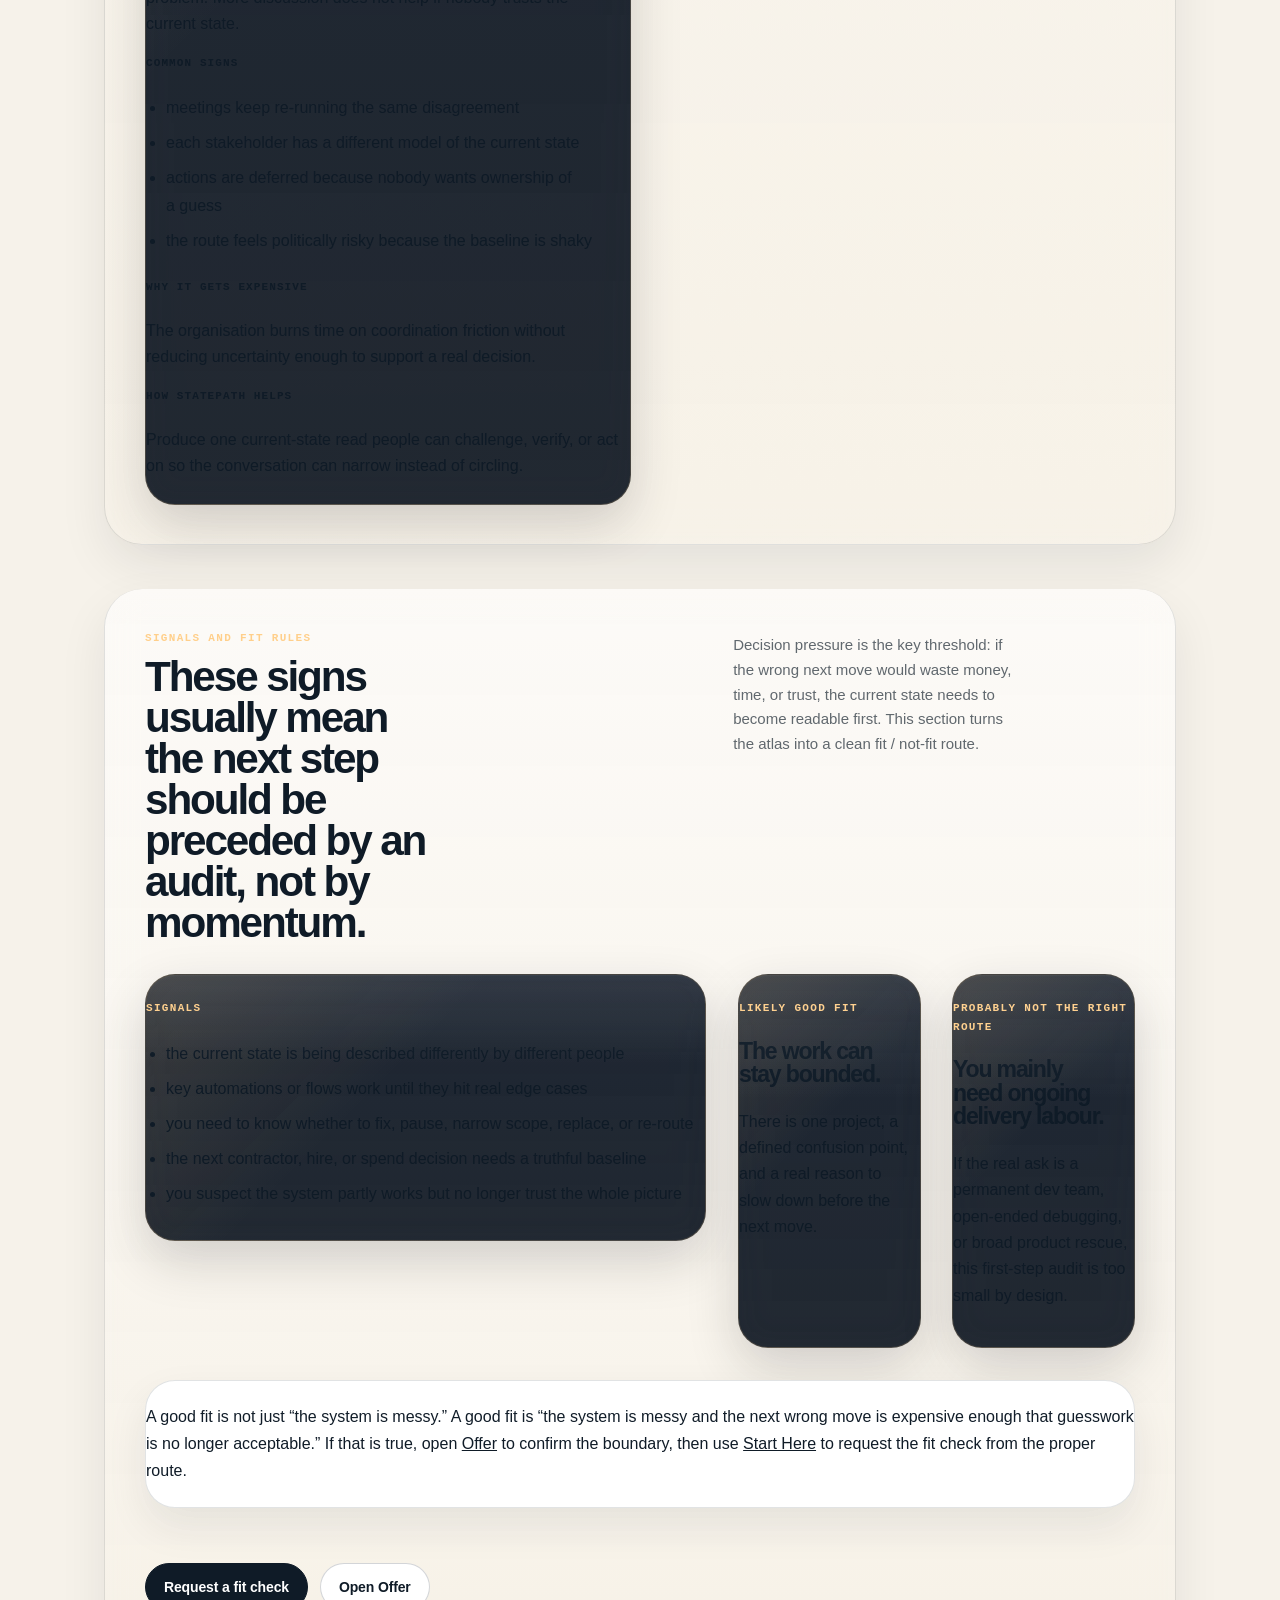
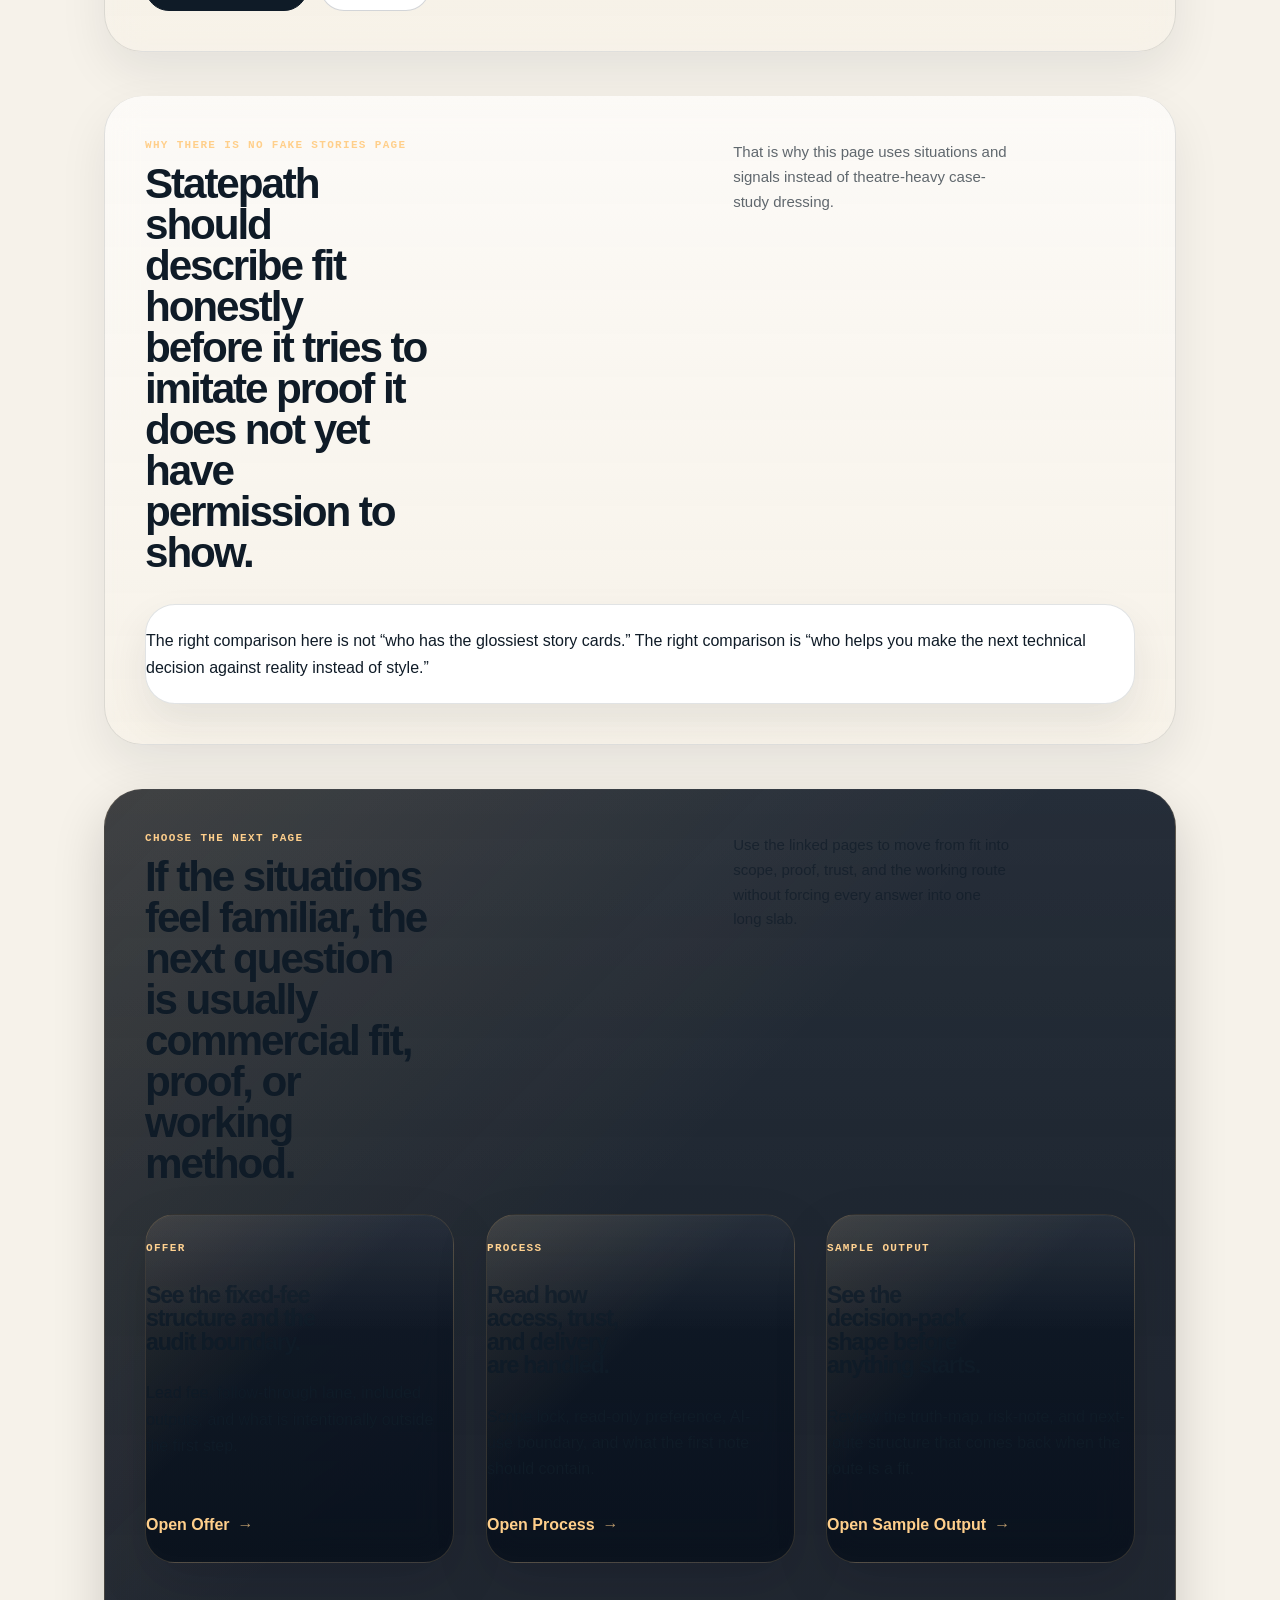
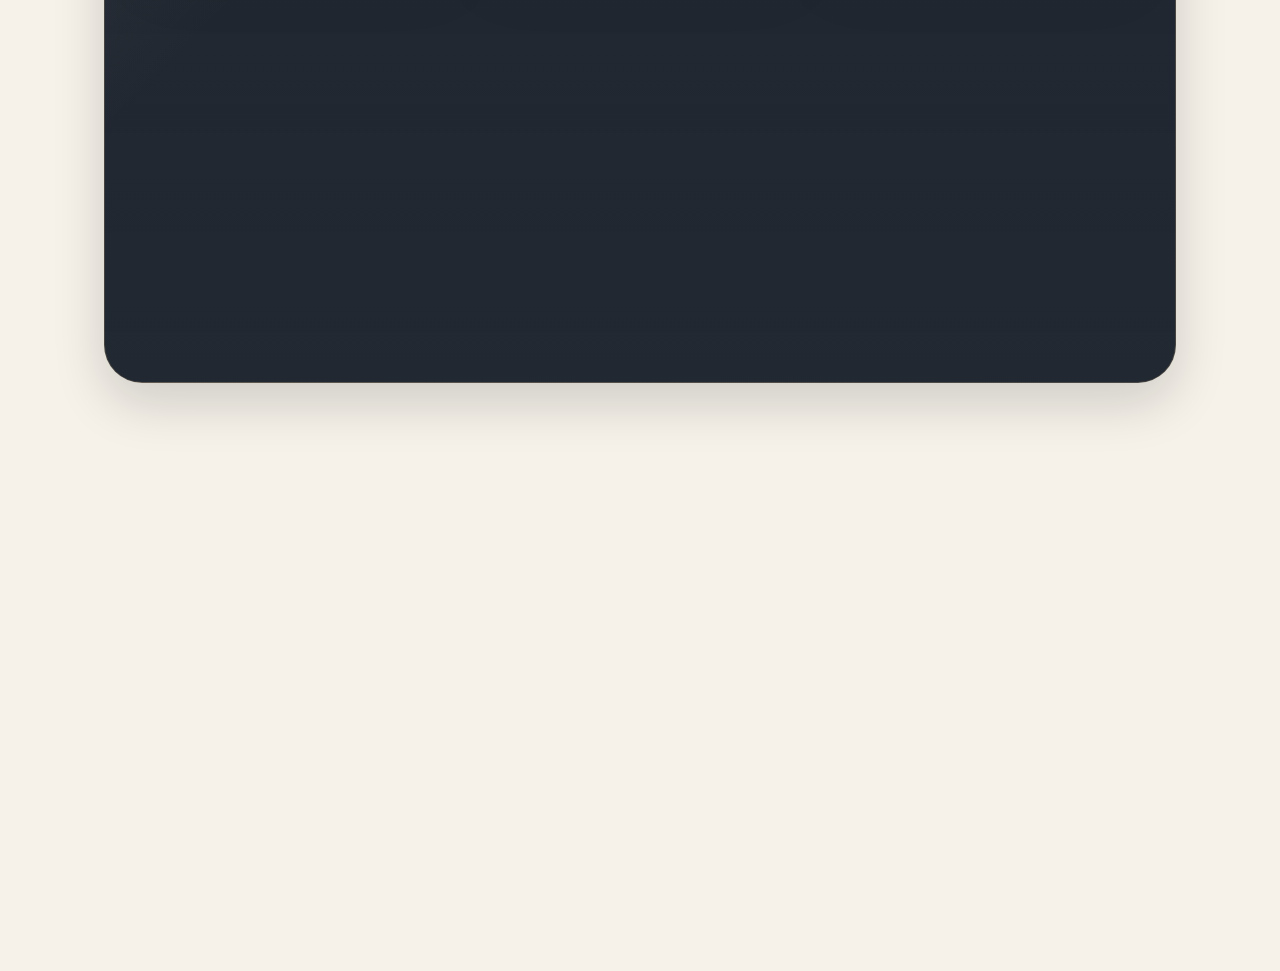
<file: issue-team-stall.html>
<!doctype html>
<html lang="en">
<head>
  <meta charset="utf-8">
  <meta name="viewport" content="width=device-width, initial-scale=1">
  <title>Team Stall legacy redirect | Statepath Situations</title>
  <meta name="description" content="Legacy redirect stub: Team Stall now lives inside the main Statepath Situations page.">
  <meta name="robots" content="noindex">
  <meta http-equiv="refresh" content="0; url=./situations.html#situation-team-stall">
  <link rel="canonical" href="./situations.html#situation-team-stall">
  <script>window.location.replace('./situations.html#situation-team-stall');</script>
  <style>
    body { margin: 0; font: 16px/1.6 "Segoe UI", Arial, sans-serif; background: #0b1420; color: #f7f4ef; display: grid; min-height: 100vh; place-items: center; padding: 24px; }
    main { max-width: 640px; padding: 28px; border: 1px solid rgba(247,244,239,0.12); border-radius: 20px; background: rgba(255,255,255,0.05); }
    a { color: #9fc0ff; }
  </style>
</head>
<body>
  <main>
    <p><strong>Legacy redirect.</strong> Team Stall now lives inside the main Statepath Situations page.</p>
    <p>This file is kept only so older links still land on the canonical situation module.</p>
    <p><a href="./situations.html#situation-team-stall">Continue to Team Stall</a></p>
    <p><a href="./situations.html">Open Situations</a> · <a href="./start-here.html">Request a fit check</a></p>
  </main>
</body>
</html>
</file>
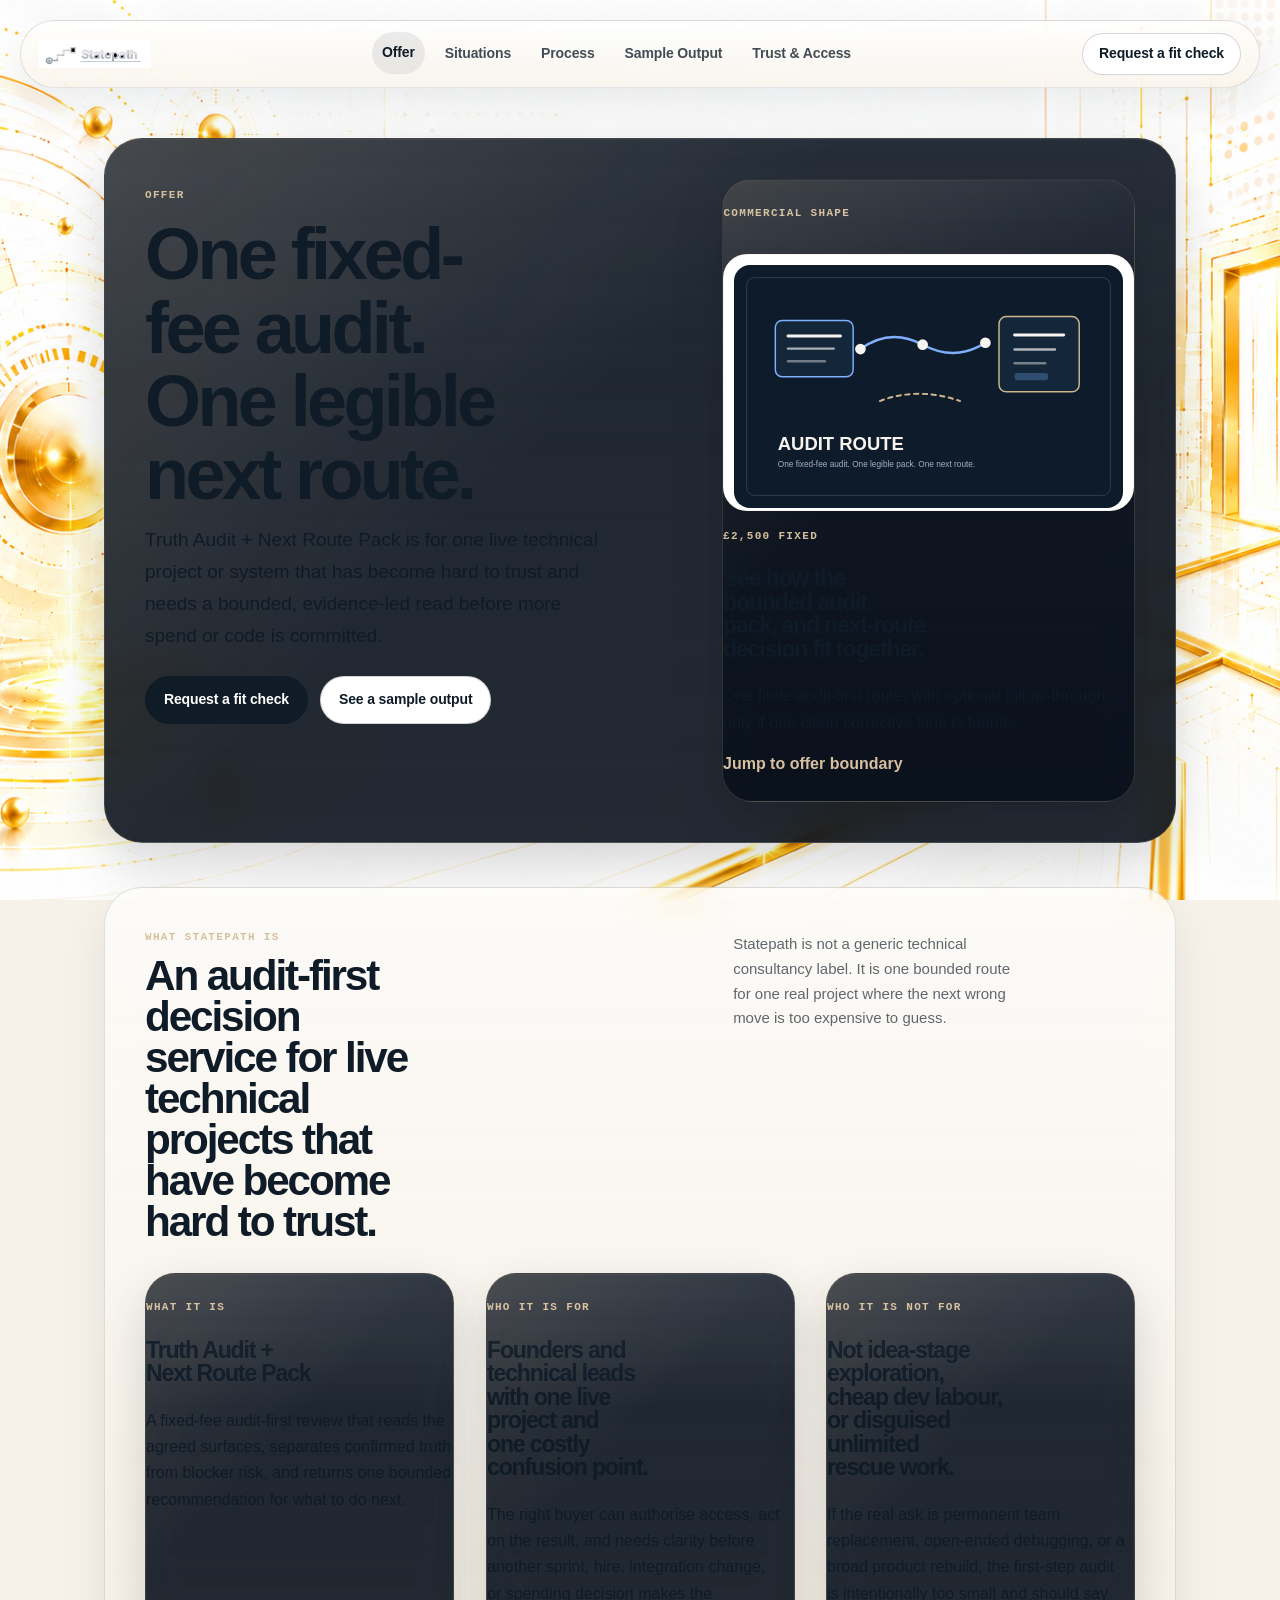
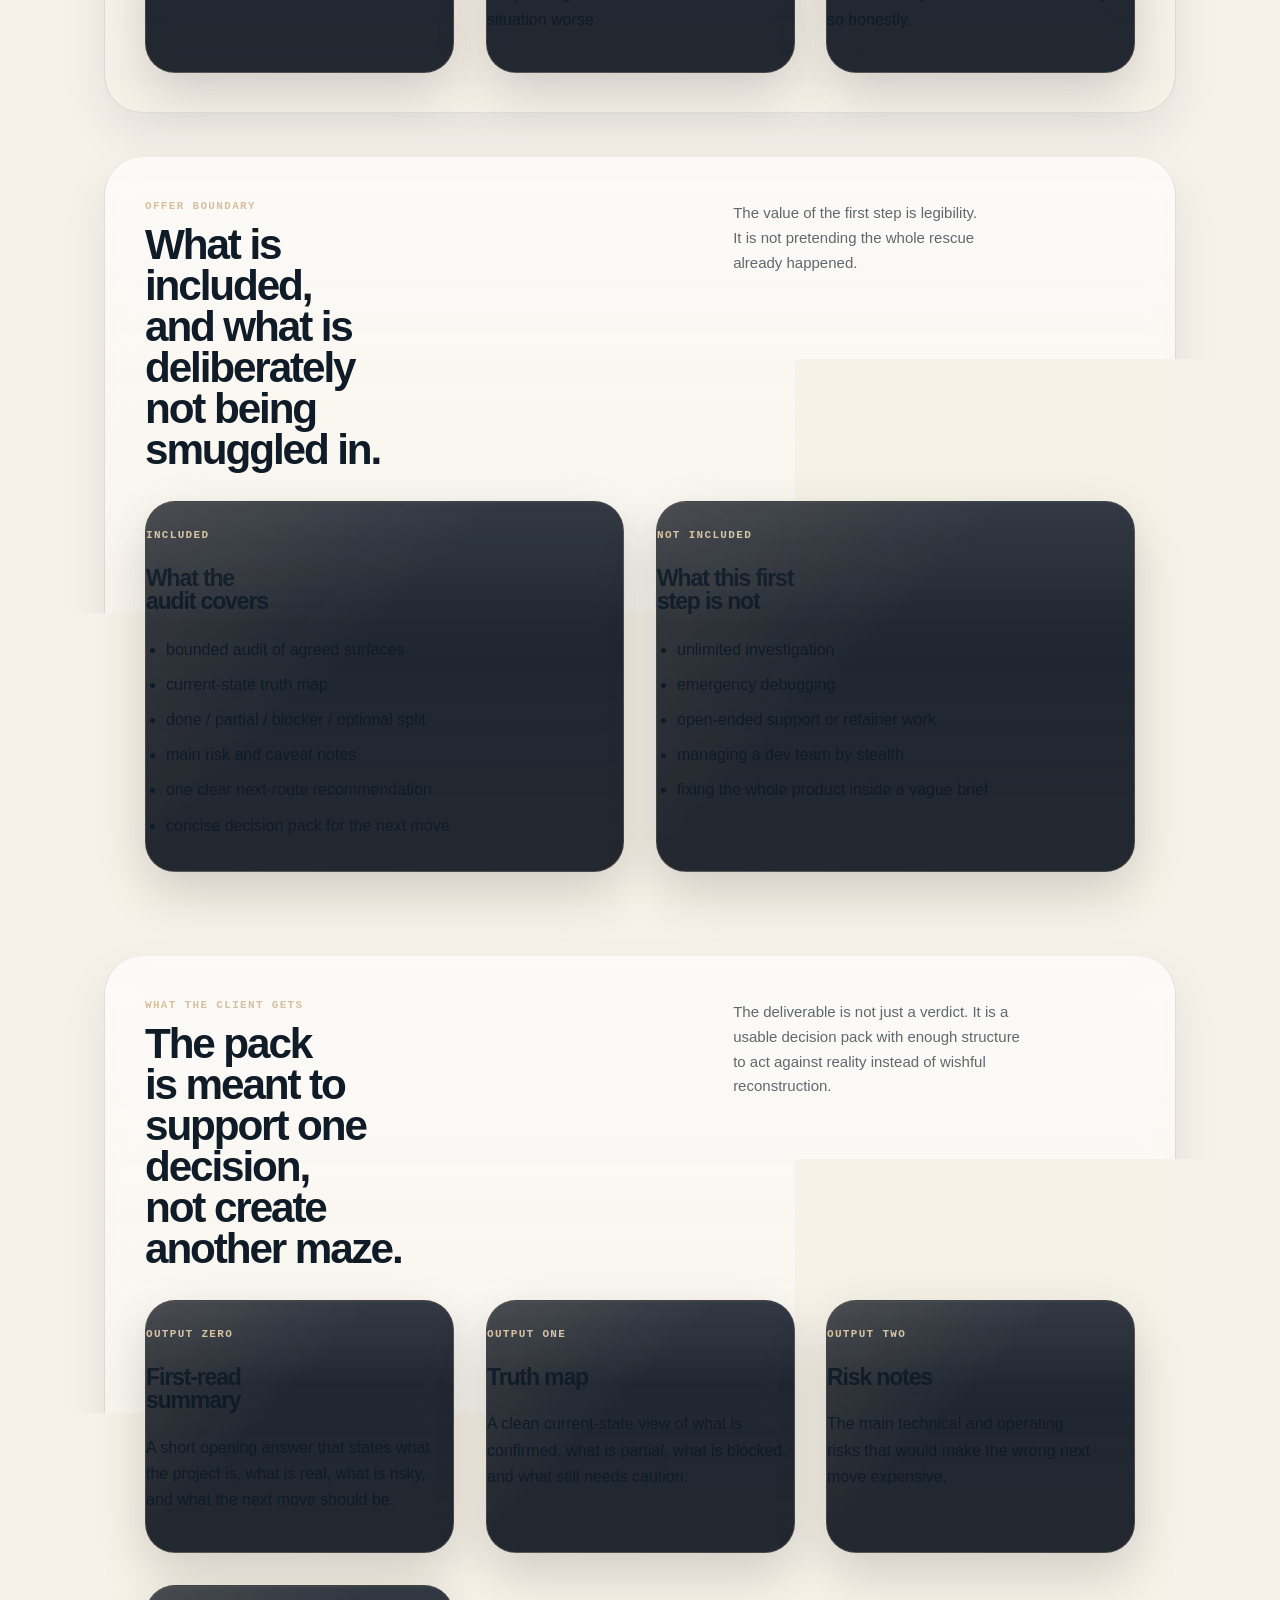
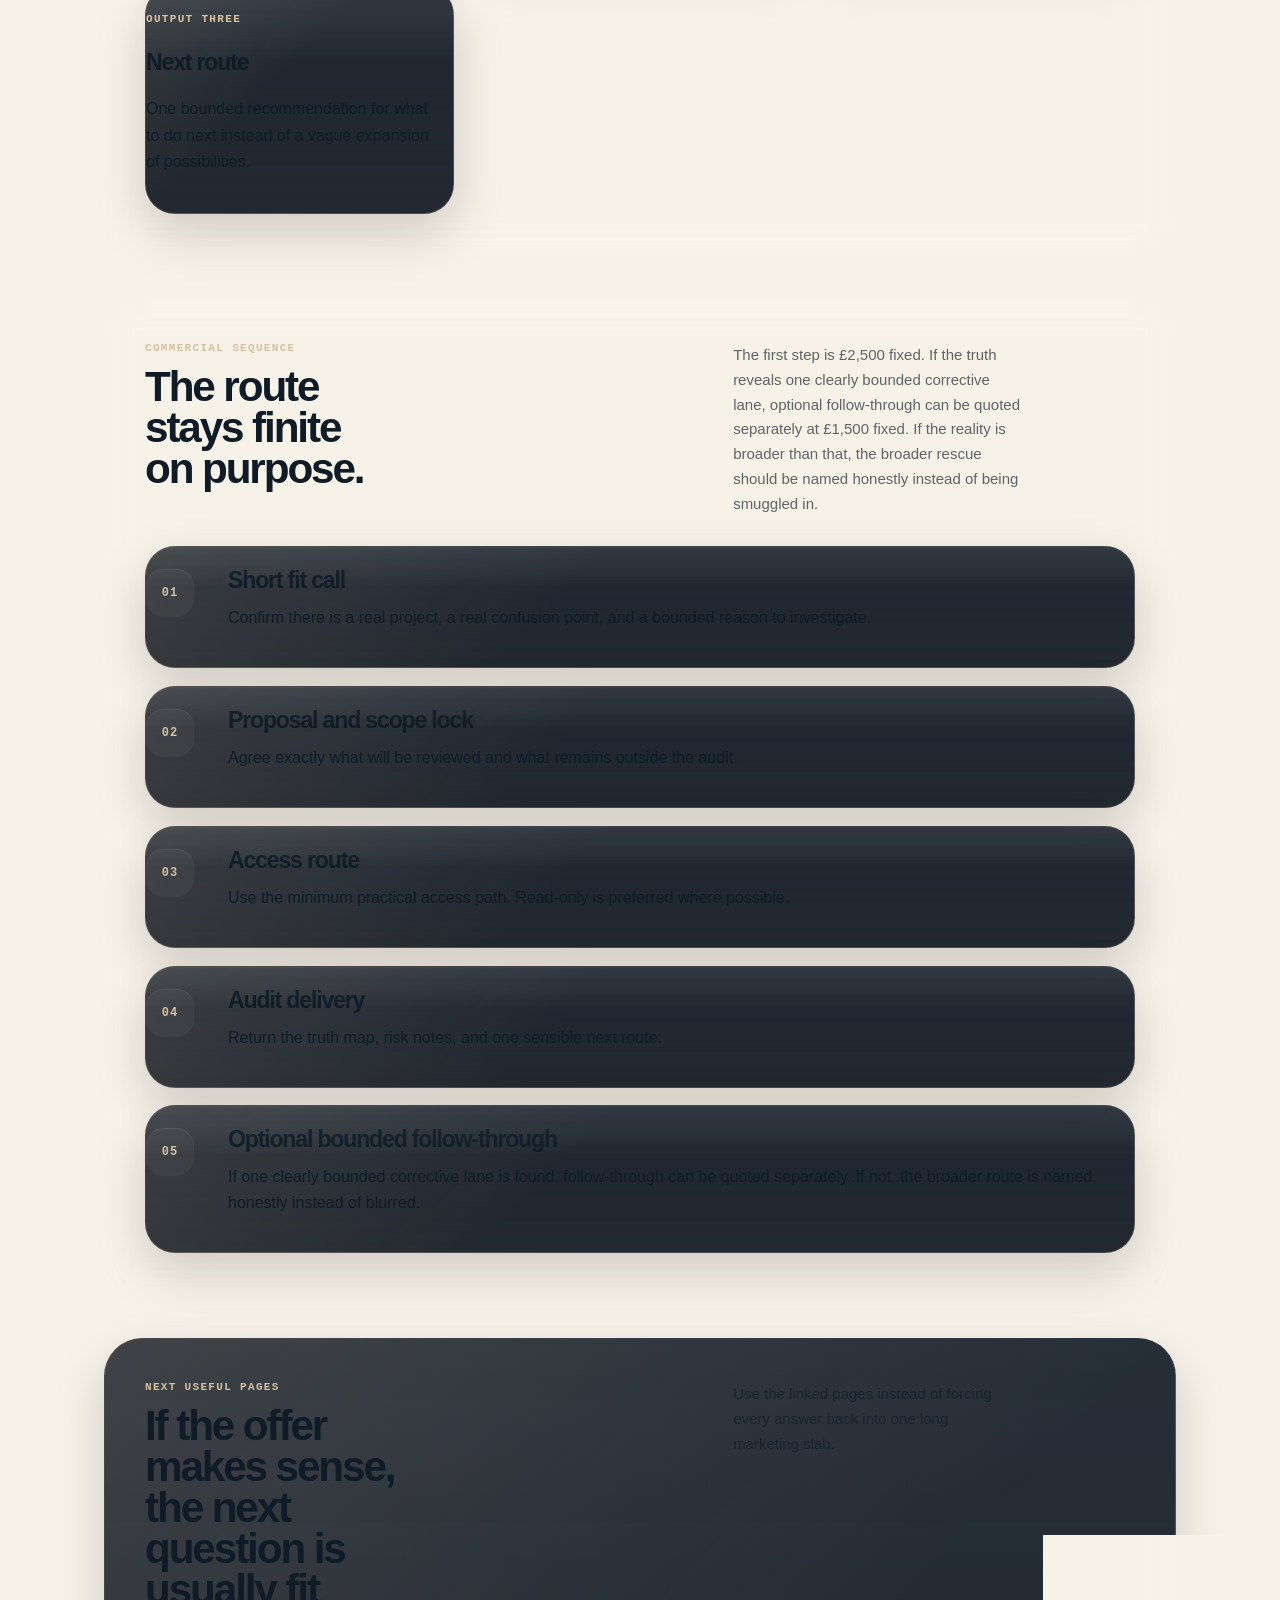
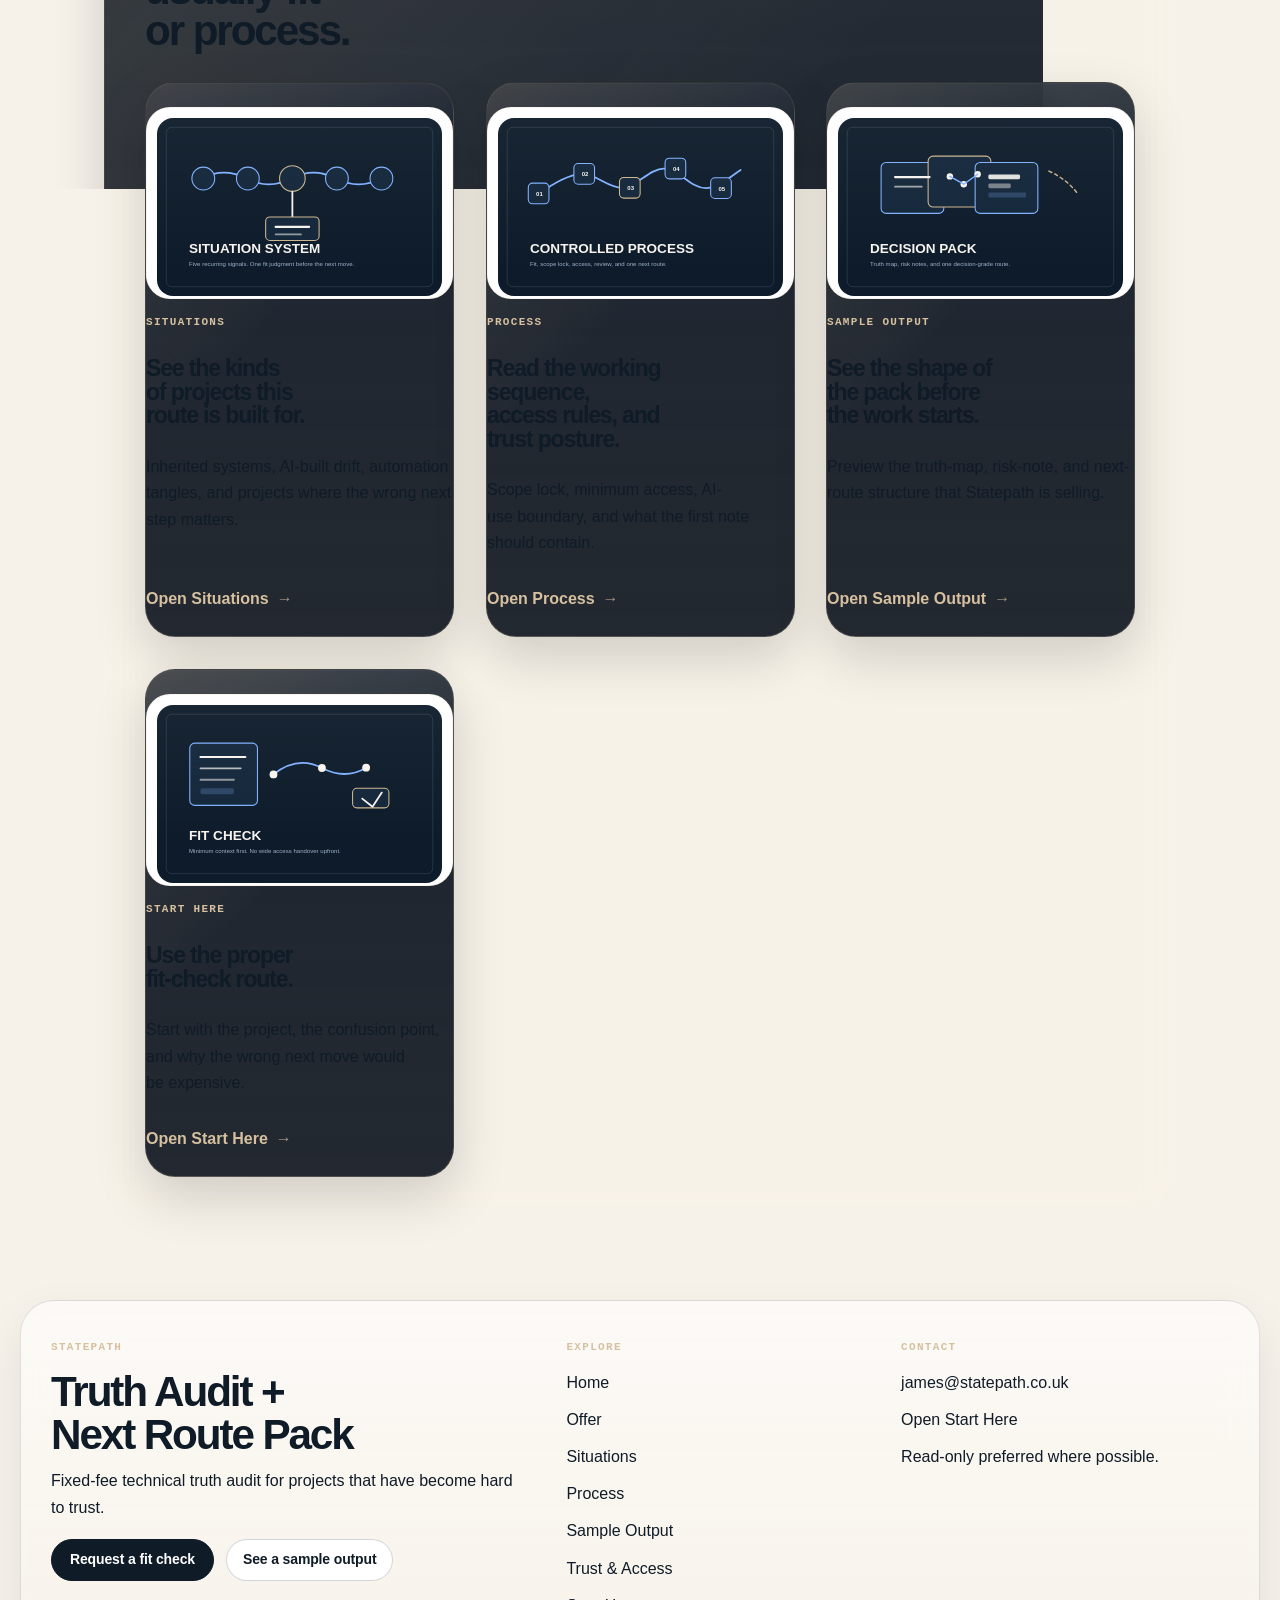
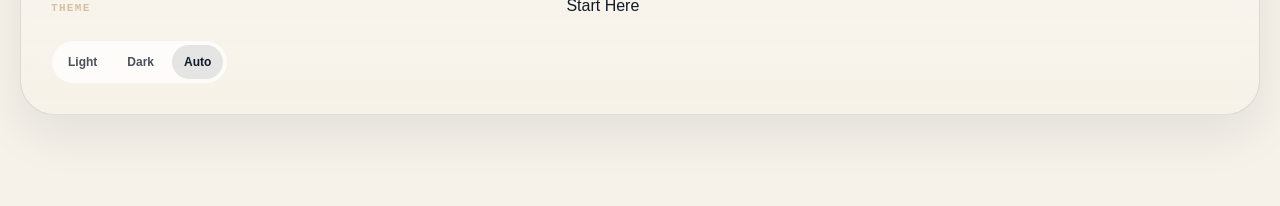
<file: offer.html>
<!doctype html>
<html lang="en">
<head>
  <meta charset="utf-8">
  <meta name="viewport" content="width=device-width, initial-scale=1">
  <title>Statepath Offer — What the review includes and where it stops</title>
  <meta name="description" content="Review the £2,500 Truth Audit + Next Route Pack, the optional £1,500 bounded follow-through, and the exact boundaries of the first step.">
  <meta name="theme-color" content="#0b1420">
  <script>
    (() => {
      try {
        const theme = localStorage.getItem('statepath-theme') || 'auto';
        const effective = theme === 'auto'
          ? (window.matchMedia && window.matchMedia('(prefers-color-scheme: light)').matches ? 'light' : 'dark')
          : theme;
        document.documentElement.setAttribute('data-theme', theme);
        document.documentElement.setAttribute('data-effective-theme', effective);
      } catch (error) {
        document.documentElement.setAttribute('data-theme', 'auto');
        document.documentElement.setAttribute('data-effective-theme', 'dark');
      }
    })();
  </script>
  <link rel="icon" href="./assets/statepath-favicon.svg" type="image/svg+xml">
  <link rel="stylesheet" href="./styles.css">
  <script src="./theme.js" defer></script>
</head>
<body class="sp2-world-dossier">
  <div class="sp2-page sp2-page-offer">
    <header class="sp2-header">
      <div class="sp2-header-inner">
        <a class="sp2-brand" href="./index.html" aria-label="Statepath home">
          <img class="sp2-logo-light" src="./assets/statepath-lockup-light.png" alt="Statepath">
          <img class="sp2-logo-dark" src="./assets/statepath-lockup-dark.png" alt="Statepath">
        </a>

        <nav class="sp2-nav" aria-label="Primary navigation">
          <a href="./offer.html" aria-current="page">Offer</a>
          <a href="./situations.html">Situations</a>
          <a href="./process.html">Process</a>
          <a href="./sample-output.html">Sample Output</a>
          <a href="./trust-access.html">Trust &amp; Access</a>
        </nav>

        <div class="sp2-header-tools">
          <a class="sp2-button sp2-button-ghost" href="./start-here.html">Request a fit check</a>
        </div>
      </div>
    </header>

    <main class="sp2-main">
      <section class="sp2-hero">
        <div class="sp2-hero-grid">
          <div>
            <p class="sp2-eyebrow">Offer</p>
            <h1>One fixed-fee audit. One legible next route.</h1>
            <p class="sp2-lede">Truth Audit + Next Route Pack is for one live technical project or system that has become hard to trust and needs a bounded, evidence-led read before more spend or code is committed.</p>

            <div class="sp2-actions">
              <a class="sp2-button sp2-button-primary" href="./start-here.html">Request a fit check</a>
              <a class="sp2-button sp2-button-secondary" href="./sample-output.html">See a sample output</a>
            </div>
          </div>

          <aside class="sp2-panel sp2-panel-media">
            <p class="sp2-eyebrow">Commercial shape</p>
            <a class="sp2-panel-link sp2-media-card" href="#offer-boundary">
              <div class="sp2-media-frame">
                <img class="sp2-media-image" src="./assets/statepath-visual-audit-route.svg" alt="Audit route illustration">
              </div>
              <div class="sp2-media-body">
                <span class="sp2-label">£2,500 fixed</span>
                <h3>See how the bounded audit, pack, and next-route decision fit together.</h3>
                <p>One finite audit-first route, with optional follow-through only if one clean corrective lane is found.</p>
                <span class="sp2-link-cta">Jump to offer boundary</span>
              </div>
            </a>
          </aside>
        </div>
      </section>

      <section class="sp2-section">
        <div class="sp2-section-header">
          <div>
            <p class="sp2-eyebrow">What Statepath is</p>
            <h2>An audit-first decision service for live technical projects that have become hard to trust.</h2>
          </div>
          <p class="sp2-section-note">Statepath is not a generic technical consultancy label. It is one bounded route for one real project where the next wrong move is too expensive to guess.</p>
        </div>

        <div class="sp2-card-grid sp2-card-grid-3">
          <article class="sp2-card">
            <span class="sp2-label">What it is</span>
            <h3>Truth Audit + Next Route Pack</h3>
            <p>A fixed-fee audit-first review that reads the agreed surfaces, separates confirmed truth from blocker risk, and returns one bounded recommendation for what to do next.</p>
          </article>

          <article class="sp2-card sp2-card-accent">
            <span class="sp2-label">Who it is for</span>
            <h3>Founders and technical leads with one live project and one costly confusion point.</h3>
            <p>The right buyer can authorise access, act on the result, and needs clarity before another sprint, hire, integration change, or spending decision makes the situation worse.</p>
          </article>

          <article class="sp2-card">
            <span class="sp2-label">Who it is not for</span>
            <h3>Not idea-stage exploration, cheap dev labour, or disguised unlimited rescue work.</h3>
            <p>If the real ask is permanent team replacement, open-ended debugging, or a broad product rebuild, the first-step audit is intentionally too small and should say so honestly.</p>
          </article>
        </div>
      </section>

      <section class="sp2-section" id="offer-boundary">
        <div class="sp2-section-header">
          <div>
            <p class="sp2-eyebrow">Offer boundary</p>
            <h2>What is included, and what is deliberately not being smuggled in.</h2>
          </div>
          <p class="sp2-section-note">The value of the first step is legibility. It is not pretending the whole rescue already happened.</p>
        </div>

        <div class="sp2-compare-grid">
          <article class="sp2-compare sp2-compare-good">
            <span class="sp2-label">Included</span>
            <h3>What the audit covers</h3>
            <ul class="sp2-clean-list">
              <li>bounded audit of agreed surfaces</li>
              <li>current-state truth map</li>
              <li>done / partial / blocker / optional split</li>
              <li>main risk and caveat notes</li>
              <li>one clear next-route recommendation</li>
              <li>concise decision pack for the next move</li>
            </ul>
          </article>

          <article class="sp2-compare sp2-compare-bad">
            <span class="sp2-label">Not included</span>
            <h3>What this first step is not</h3>
            <ul class="sp2-clean-list">
              <li>unlimited investigation</li>
              <li>emergency debugging</li>
              <li>open-ended support or retainer work</li>
              <li>managing a dev team by stealth</li>
              <li>fixing the whole product inside a vague brief</li>
            </ul>
          </article>
        </div>
      </section>

      <section class="sp2-section sp2-section-quiet">
        <div class="sp2-section-header">
          <div>
            <p class="sp2-eyebrow">What the client gets</p>
            <h2>The pack is meant to support one decision, not create another maze.</h2>
          </div>
          <p class="sp2-section-note">The deliverable is not just a verdict. It is a usable decision pack with enough structure to act against reality instead of wishful reconstruction.</p>
        </div>

        <div class="sp2-card-grid sp2-card-grid-3">
          <article class="sp2-card">
            <span class="sp2-label">Output zero</span>
            <h3>First-read summary</h3>
            <p>A short opening answer that states what the project is, what is real, what is risky, and what the next move should be.</p>
          </article>

          <article class="sp2-card">
            <span class="sp2-label">Output one</span>
            <h3>Truth map</h3>
            <p>A clean current-state view of what is confirmed, what is partial, what is blocked, and what still needs caution.</p>
          </article>

          <article class="sp2-card">
            <span class="sp2-label">Output two</span>
            <h3>Risk notes</h3>
            <p>The main technical and operating risks that would make the wrong next move expensive.</p>
          </article>

          <article class="sp2-card">
            <span class="sp2-label">Output three</span>
            <h3>Next route</h3>
            <p>One bounded recommendation for what to do next instead of a vague expansion of possibilities.</p>
          </article>
        </div>
      </section>

      <section class="sp2-section">
        <div class="sp2-section-header">
          <div>
            <p class="sp2-eyebrow">Commercial sequence</p>
            <h2>The route stays finite on purpose.</h2>
          </div>
          <p class="sp2-section-note">The first step is £2,500 fixed. If the truth reveals one clearly bounded corrective lane, optional follow-through can be quoted separately at £1,500 fixed. If the reality is broader than that, the broader rescue should be named honestly instead of being smuggled in.</p>
        </div>

        <div class="sp2-steps">
          <article class="sp2-step">
            <span class="sp2-step-number">01</span>
            <div>
              <h3>Short fit call</h3>
              <p>Confirm there is a real project, a real confusion point, and a bounded reason to investigate.</p>
            </div>
          </article>

          <article class="sp2-step">
            <span class="sp2-step-number">02</span>
            <div>
              <h3>Proposal and scope lock</h3>
              <p>Agree exactly what will be reviewed and what remains outside the audit.</p>
            </div>
          </article>

          <article class="sp2-step">
            <span class="sp2-step-number">03</span>
            <div>
              <h3>Access route</h3>
              <p>Use the minimum practical access path. Read-only is preferred where possible.</p>
            </div>
          </article>

          <article class="sp2-step">
            <span class="sp2-step-number">04</span>
            <div>
              <h3>Audit delivery</h3>
              <p>Return the truth map, risk notes, and one sensible next route.</p>
            </div>
          </article>

          <article class="sp2-step">
            <span class="sp2-step-number">05</span>
            <div>
              <h3>Optional bounded follow-through</h3>
              <p>If one clearly bounded corrective lane is found, follow-through can be quoted separately. If not, the broader route is named honestly instead of blurred.</p>
            </div>
          </article>
        </div>
      </section>

      <section class="sp2-section sp2-section-dark">
        <div class="sp2-section-header">
          <div>
            <p class="sp2-eyebrow">Next useful pages</p>
            <h2>If the offer makes sense, the next question is usually fit or process.</h2>
          </div>
          <p class="sp2-section-note">Use the linked pages instead of forcing every answer back into one long marketing slab.</p>
        </div>

        <div class="sp2-link-grid">
          <a class="sp2-link-card sp2-media-card" href="./situations.html">
            <div class="sp2-media-frame">
              <img class="sp2-media-image" src="./assets/statepath-visual-situation-system.svg" alt="Situation system illustration">
            </div>
            <span class="sp2-label">Situations</span>
            <h3>See the kinds of projects this route is built for.</h3>
            <p>Inherited systems, AI-built drift, automation tangles, and projects where the wrong next step matters.</p>
            <span class="sp2-link-cta">Open Situations</span>
          </a>

          <a class="sp2-link-card sp2-media-card" href="./process.html">
            <div class="sp2-media-frame">
              <img class="sp2-media-image" src="./assets/statepath-visual-process-route.svg" alt="Process route illustration">
            </div>
            <span class="sp2-label">Process</span>
            <h3>Read the working sequence, access rules, and trust posture.</h3>
            <p>Scope lock, minimum access, AI-use boundary, and what the first note should contain.</p>
            <span class="sp2-link-cta">Open Process</span>
          </a>

          <a class="sp2-link-card sp2-media-card" href="./sample-output.html">
            <div class="sp2-media-frame">
              <img class="sp2-media-image" src="./assets/statepath-visual-decision-pack.svg" alt="Decision pack illustration">
            </div>
            <span class="sp2-label">Sample Output</span>
            <h3>See the shape of the pack before the work starts.</h3>
            <p>Preview the truth-map, risk-note, and next-route structure that Statepath is selling.</p>
            <span class="sp2-link-cta">Open Sample Output</span>
          </a>

          <a class="sp2-link-card sp2-media-card" href="./start-here.html">
            <div class="sp2-media-frame">
              <img class="sp2-media-image" src="./assets/statepath-visual-fit-check.svg" alt="Fit-check illustration">
            </div>
            <span class="sp2-label">Start Here</span>
            <h3>Use the proper fit-check route.</h3>
            <p>Start with the project, the confusion point, and why the wrong next move would be expensive.</p>
            <span class="sp2-link-cta">Open Start Here</span>
          </a>
        </div>
      </section>
    </main>

    <footer class="sp2-footer">
      <div class="sp2-footer-shell">
        <div class="sp2-footer-grid">
          <div>
            <p class="sp2-eyebrow">Statepath</p>
            <h2>Truth Audit + Next Route Pack</h2>
            <p class="sp2-footer-copy">Fixed-fee technical truth audit for projects that have become hard to trust.</p>
            <div class="sp2-footer-cta">
              <a class="sp2-button sp2-button-primary" href="./start-here.html#fit-check-form">Request a fit check</a>
              <a class="sp2-button sp2-button-ghost" href="./sample-output.html">See a sample output</a>
            </div>
            <div class="sp2-footer-theme">
              <span class="sp2-label">Theme</span>
              <div class="sp2-theme-toggle" role="group" aria-label="Theme switcher">
                <button class="sp2-theme-button" type="button" data-theme-choice="light">Light</button>
                <button class="sp2-theme-button" type="button" data-theme-choice="dark">Dark</button>
                <button class="sp2-theme-button" type="button" data-theme-choice="auto">Auto</button>
              </div>
            </div>
          </div>

          <div>
            <span class="sp2-label">Explore</span>
            <div class="sp2-footer-links">
              <a href="./index.html">Home</a>
              <a href="./offer.html">Offer</a>
              <a href="./situations.html">Situations</a>
              <a href="./process.html">Process</a>
              <a href="./sample-output.html">Sample Output</a>
              <a href="./trust-access.html">Trust &amp; Access</a>
              <a href="./start-here.html">Start Here</a>
            </div>
          </div>

          <div>
            <span class="sp2-label">Contact</span>
            <div class="sp2-footer-links">
              <a href="mailto:james@statepath.co.uk?subject=Statepath%20fit%20check&body=Project:%0AConfusion%20point:%0AWhy%20the%20wrong%20next%20move%20matters:%0AExisting%20surfaces:%0A">james@statepath.co.uk</a>
              <a href="./start-here.html#fit-check-form">Open Start Here</a>
              <span>Read-only preferred where possible.</span>
            </div>
          </div>
        </div>
      </div>
    </footer>
  </div>
</body>
</html>
</file>
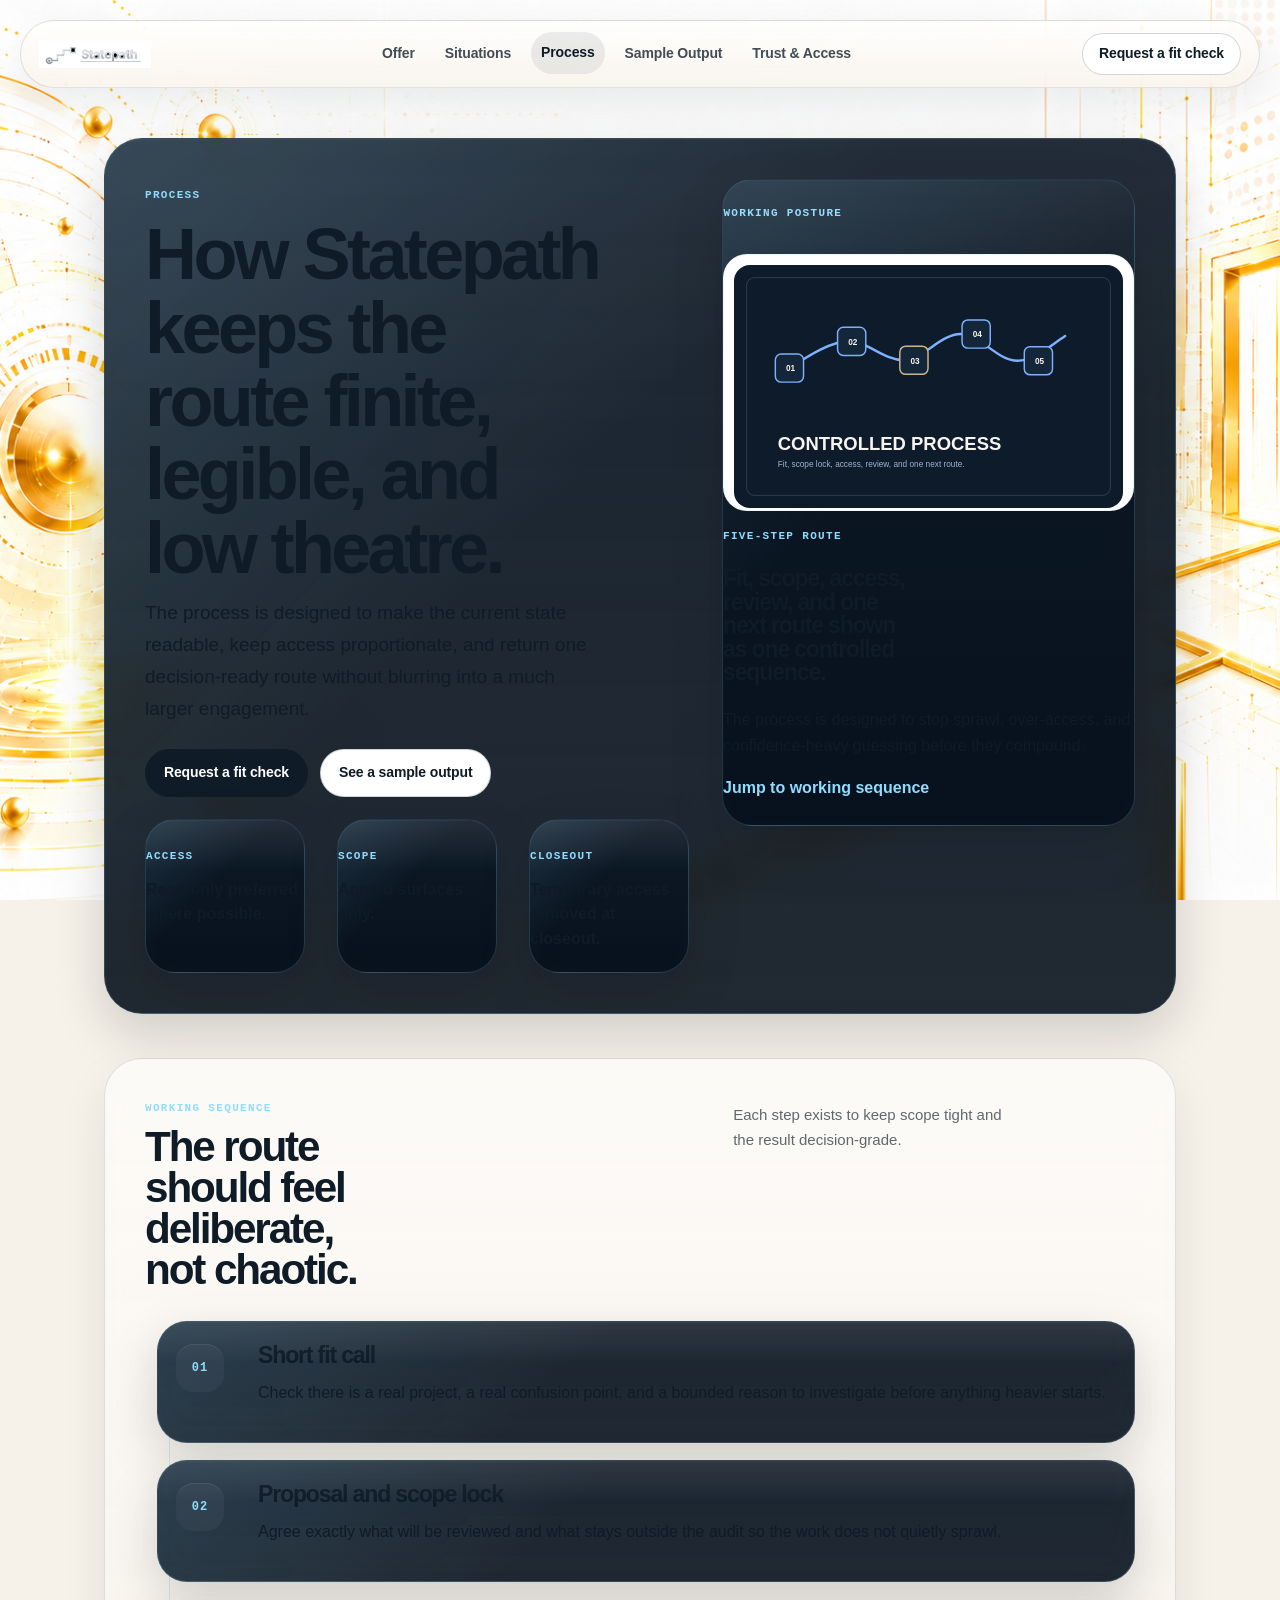
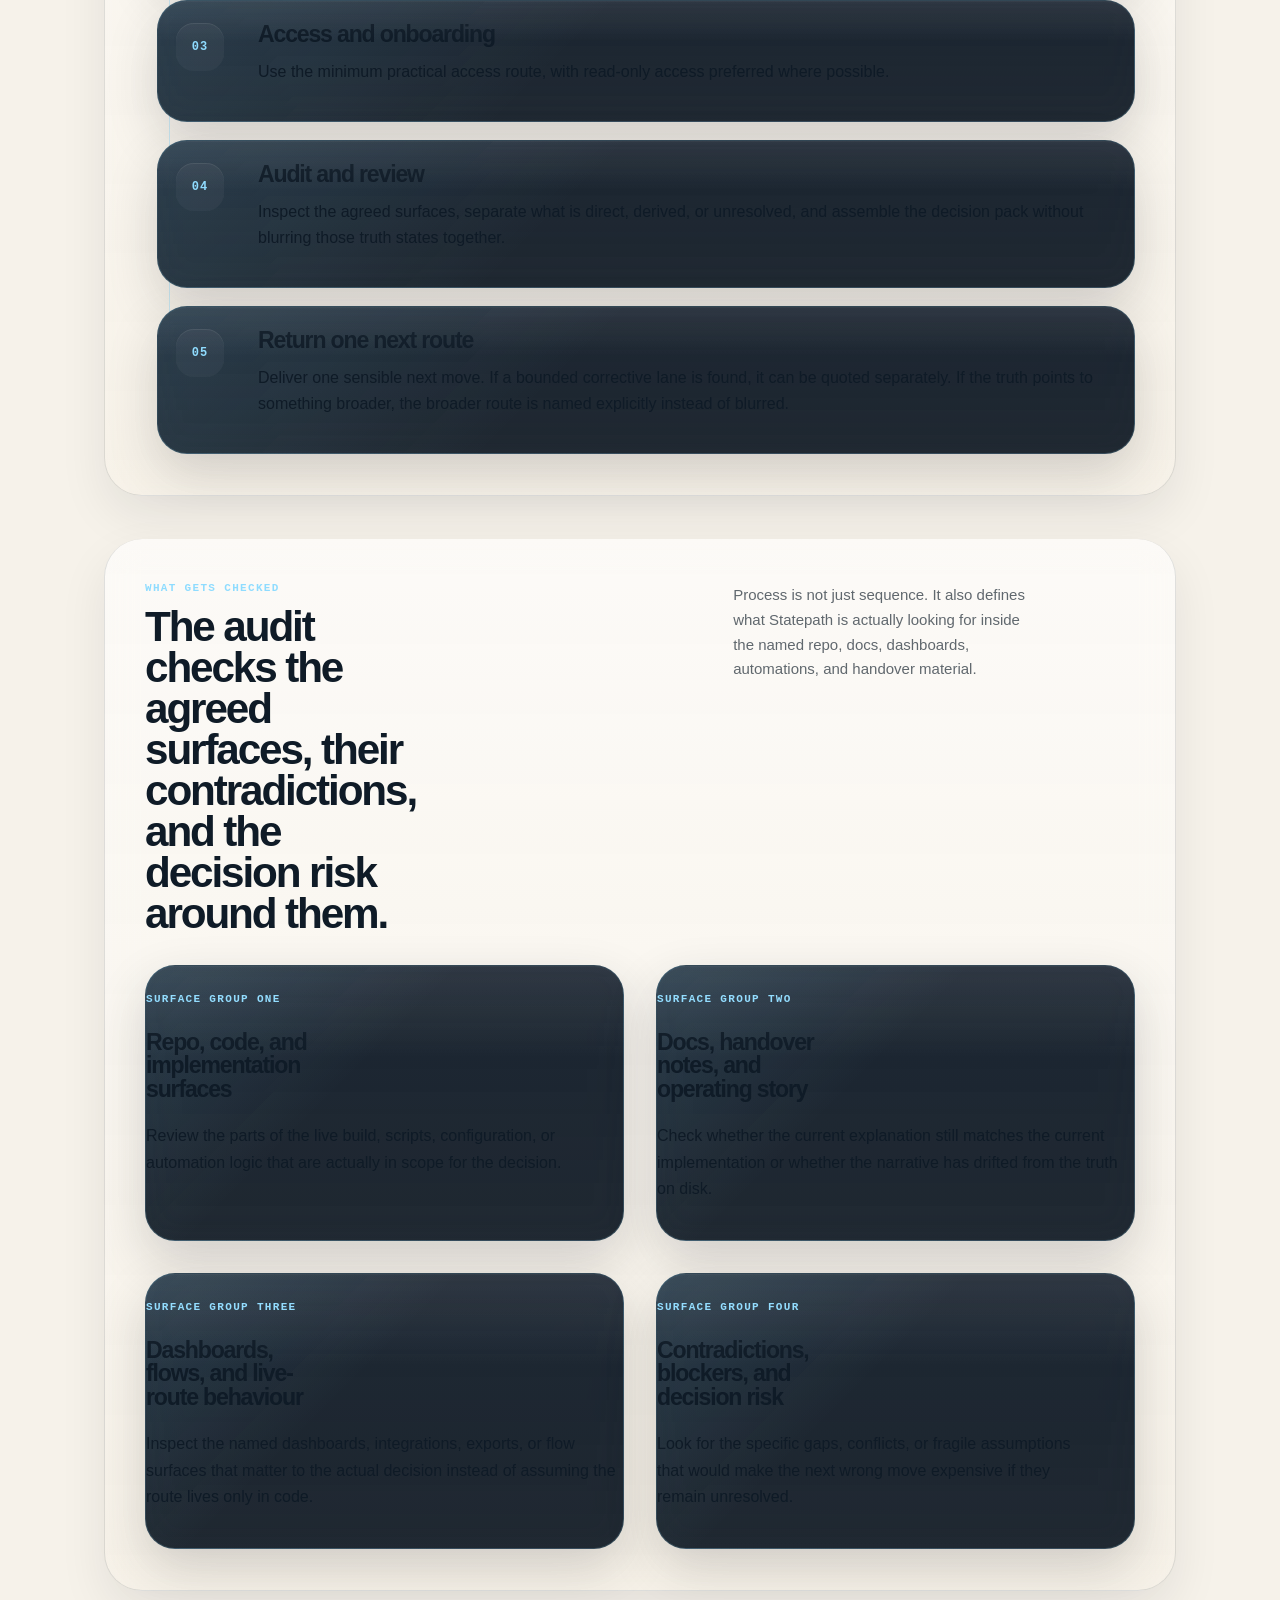
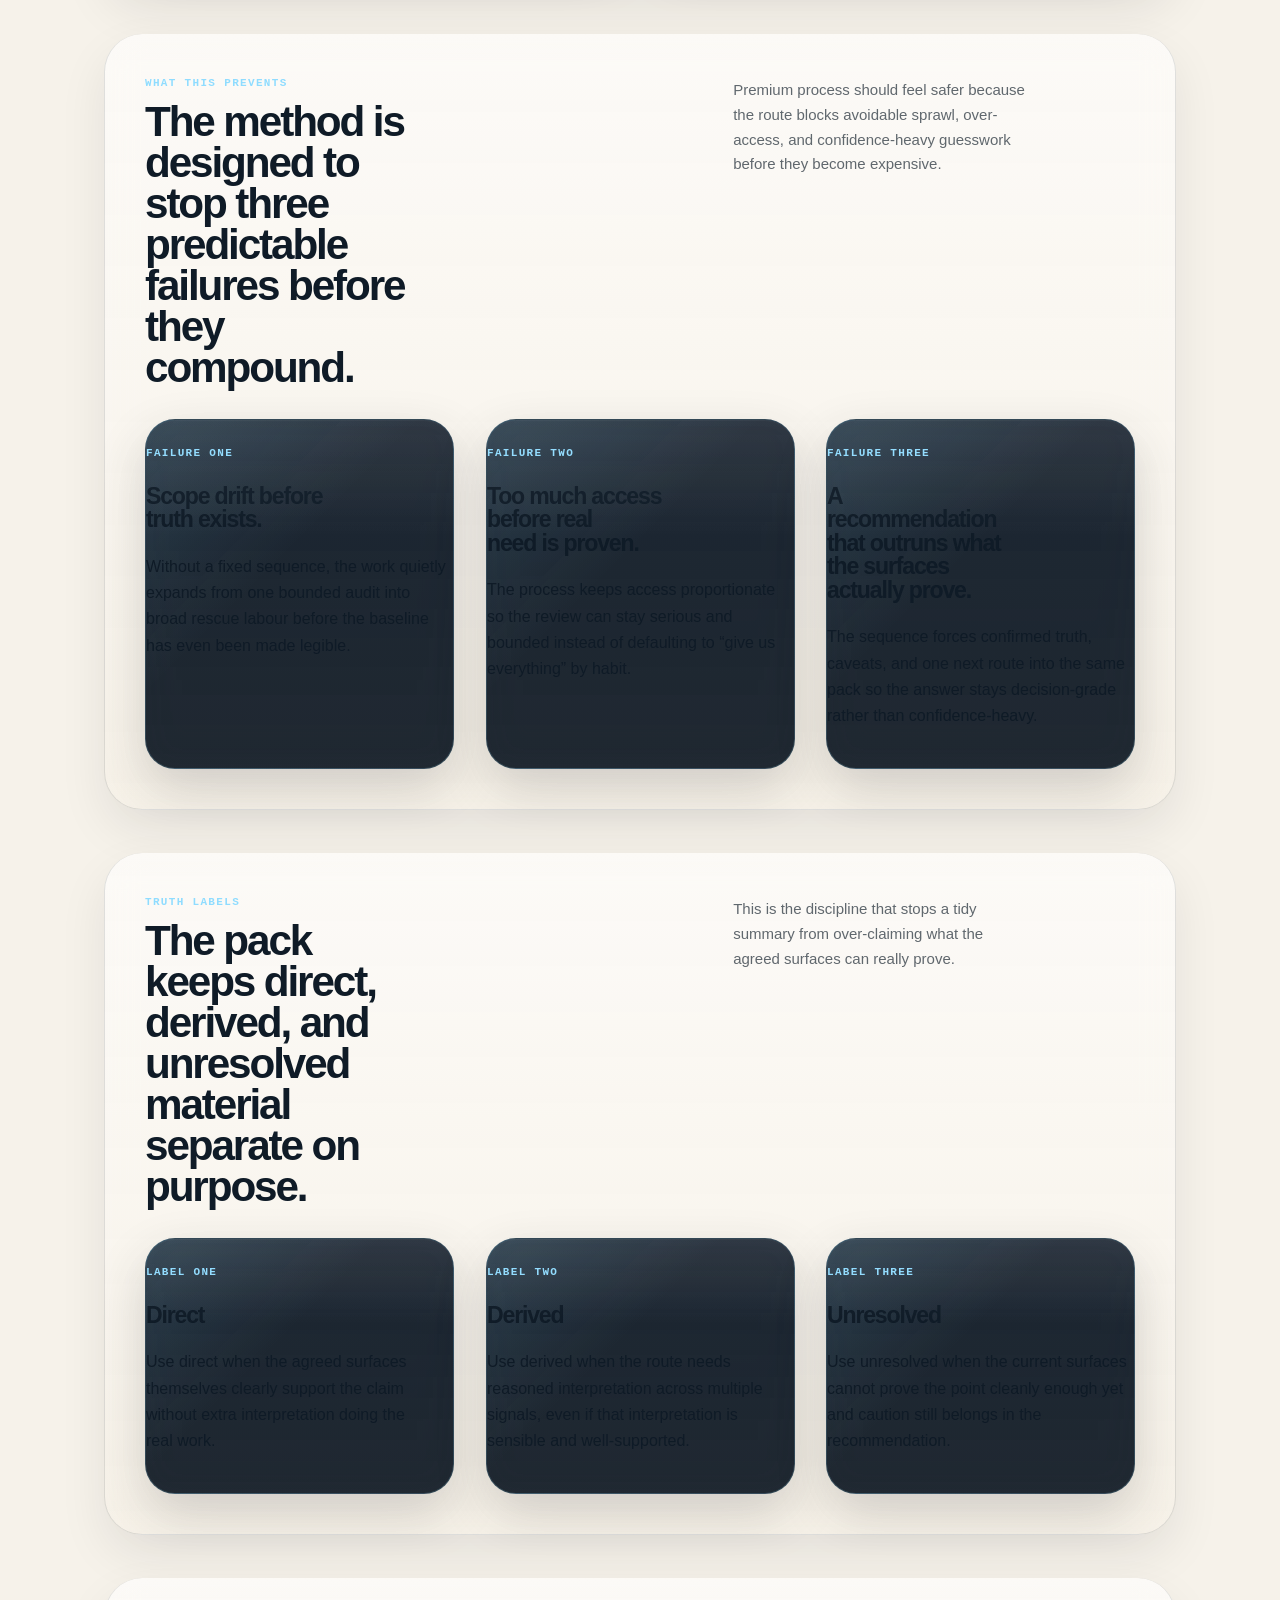
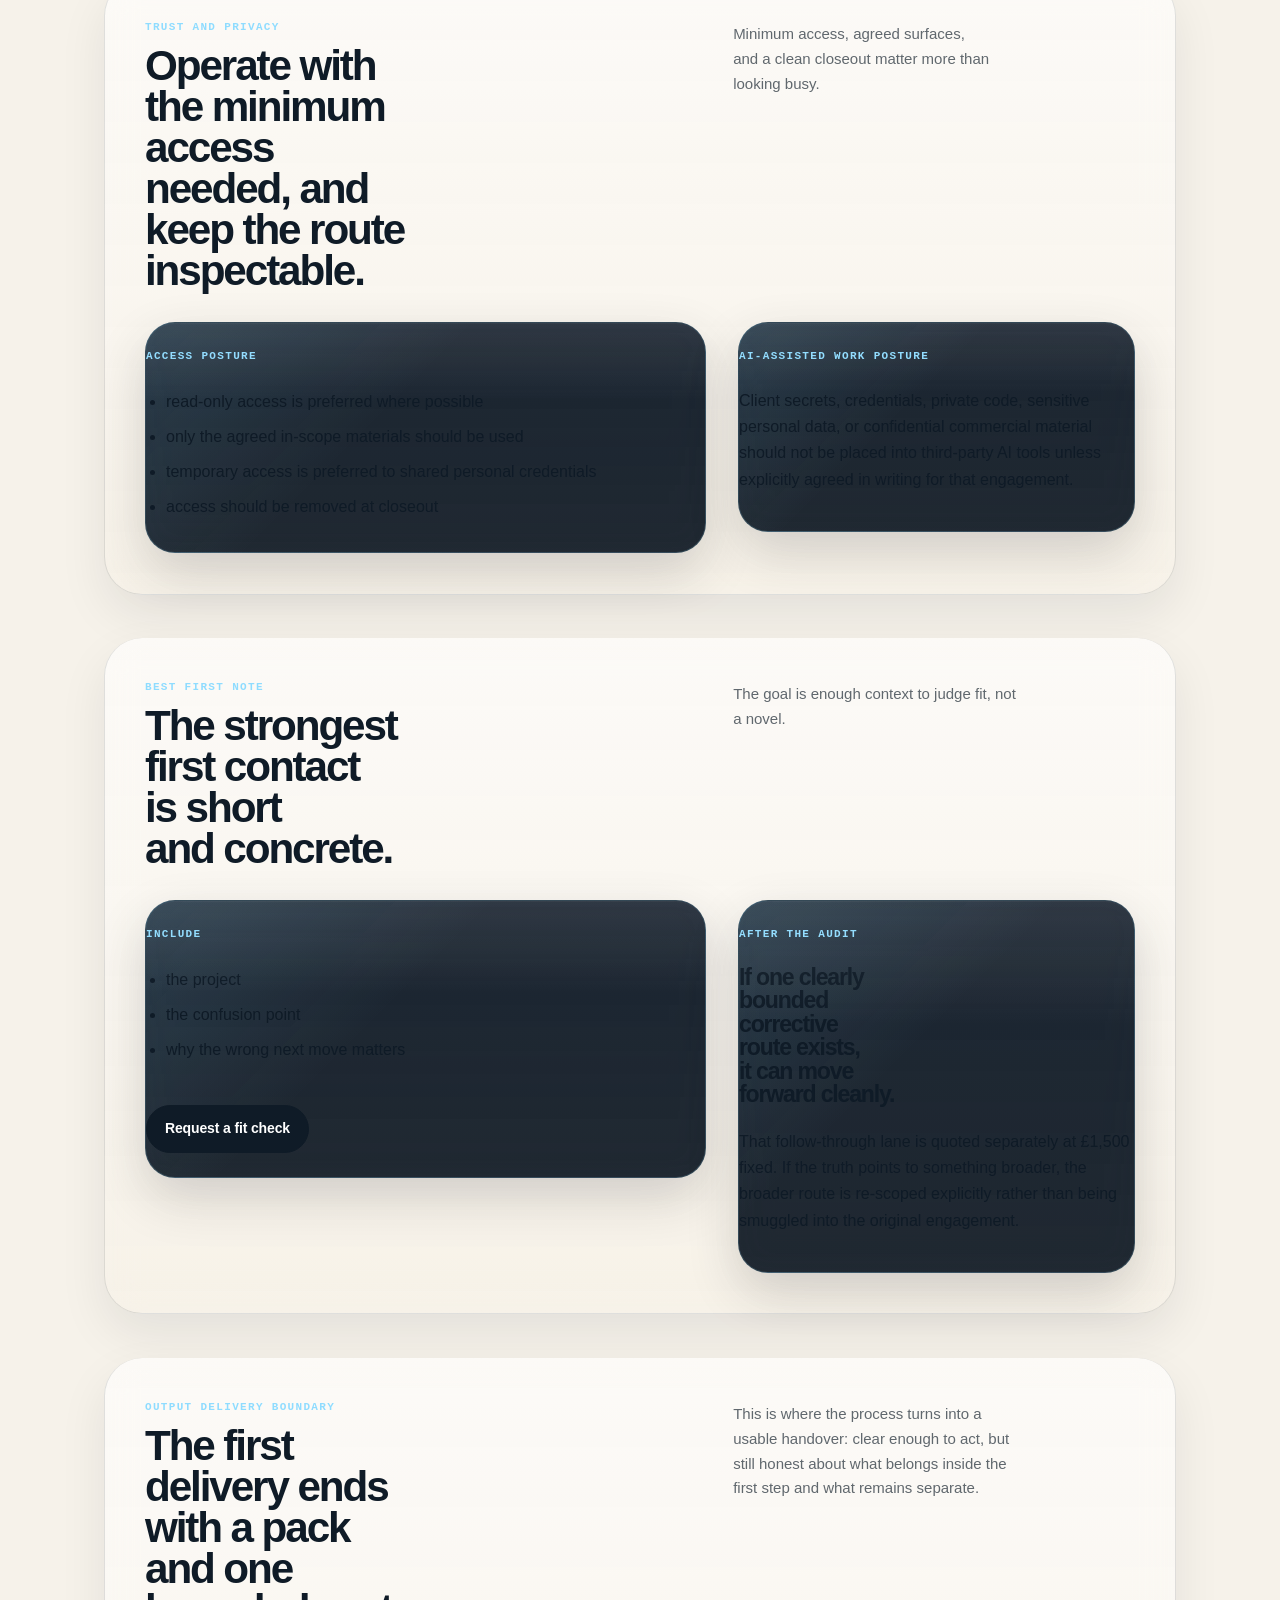
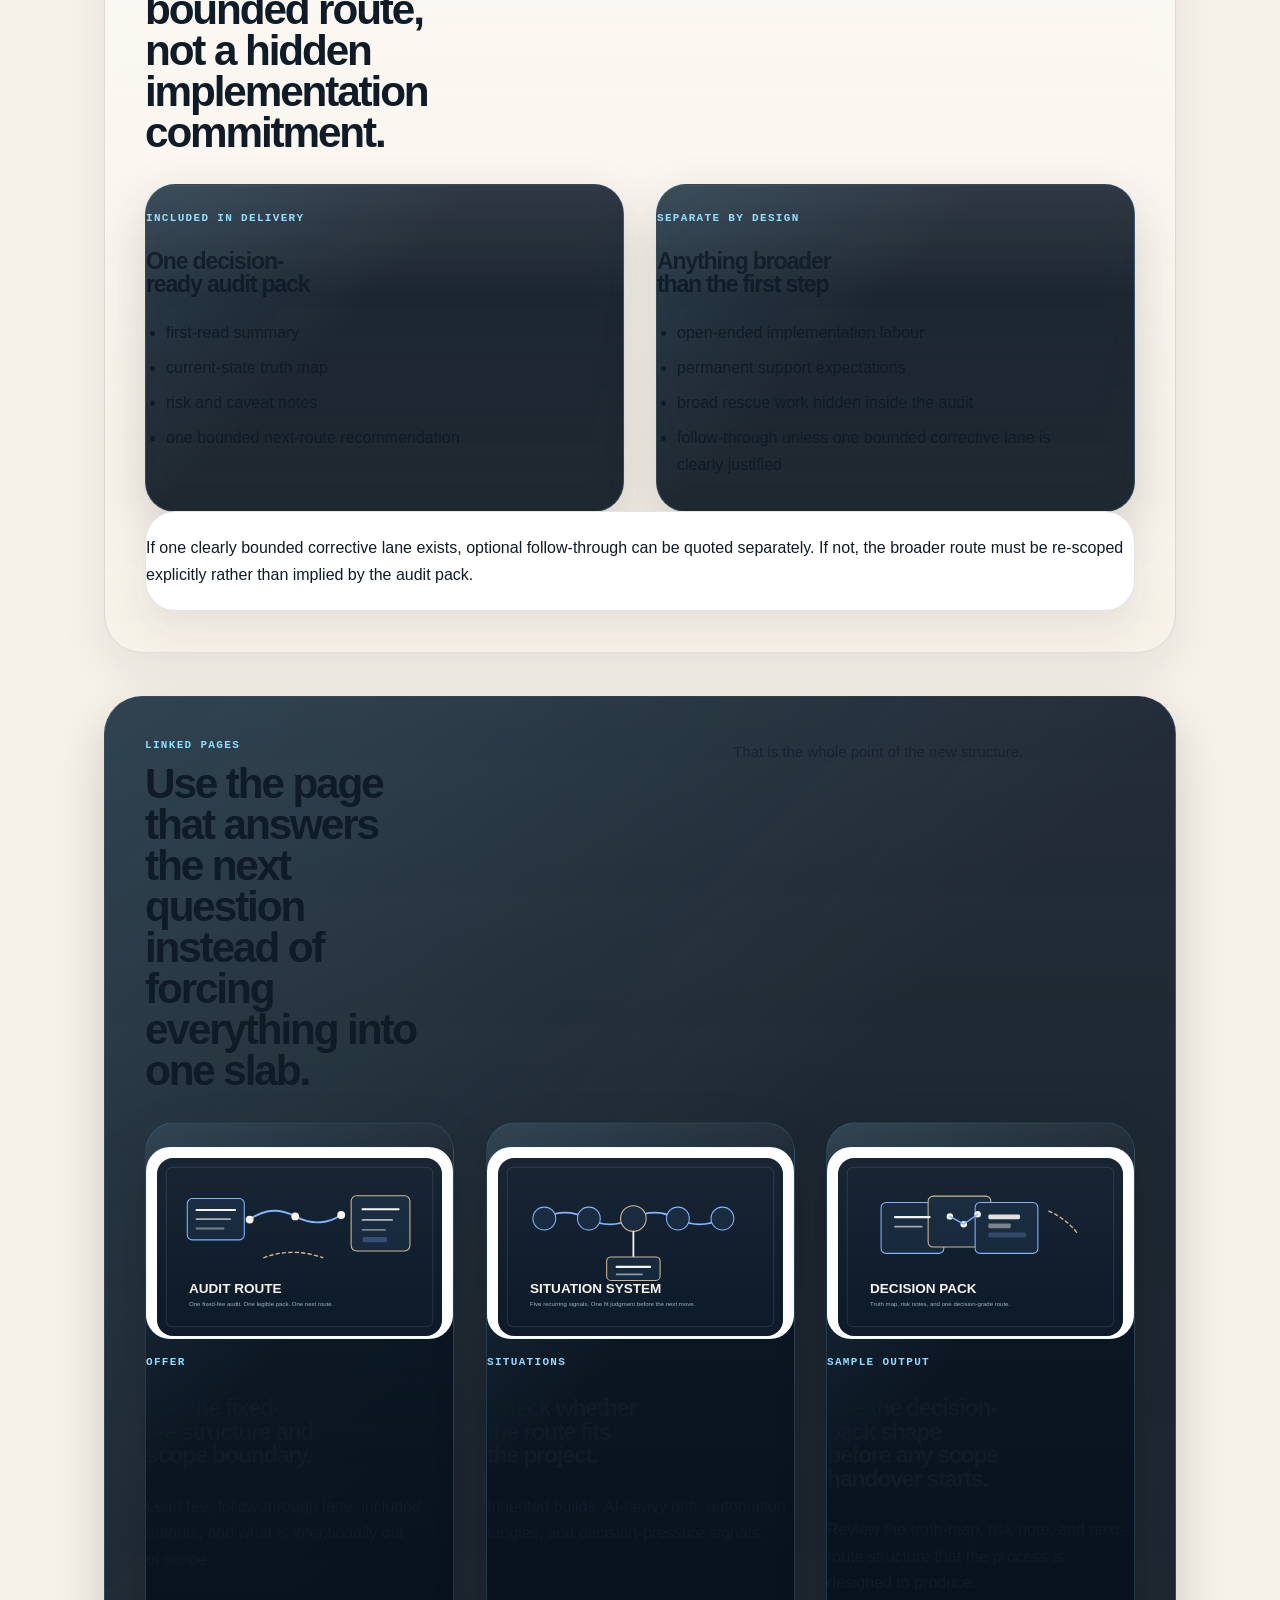
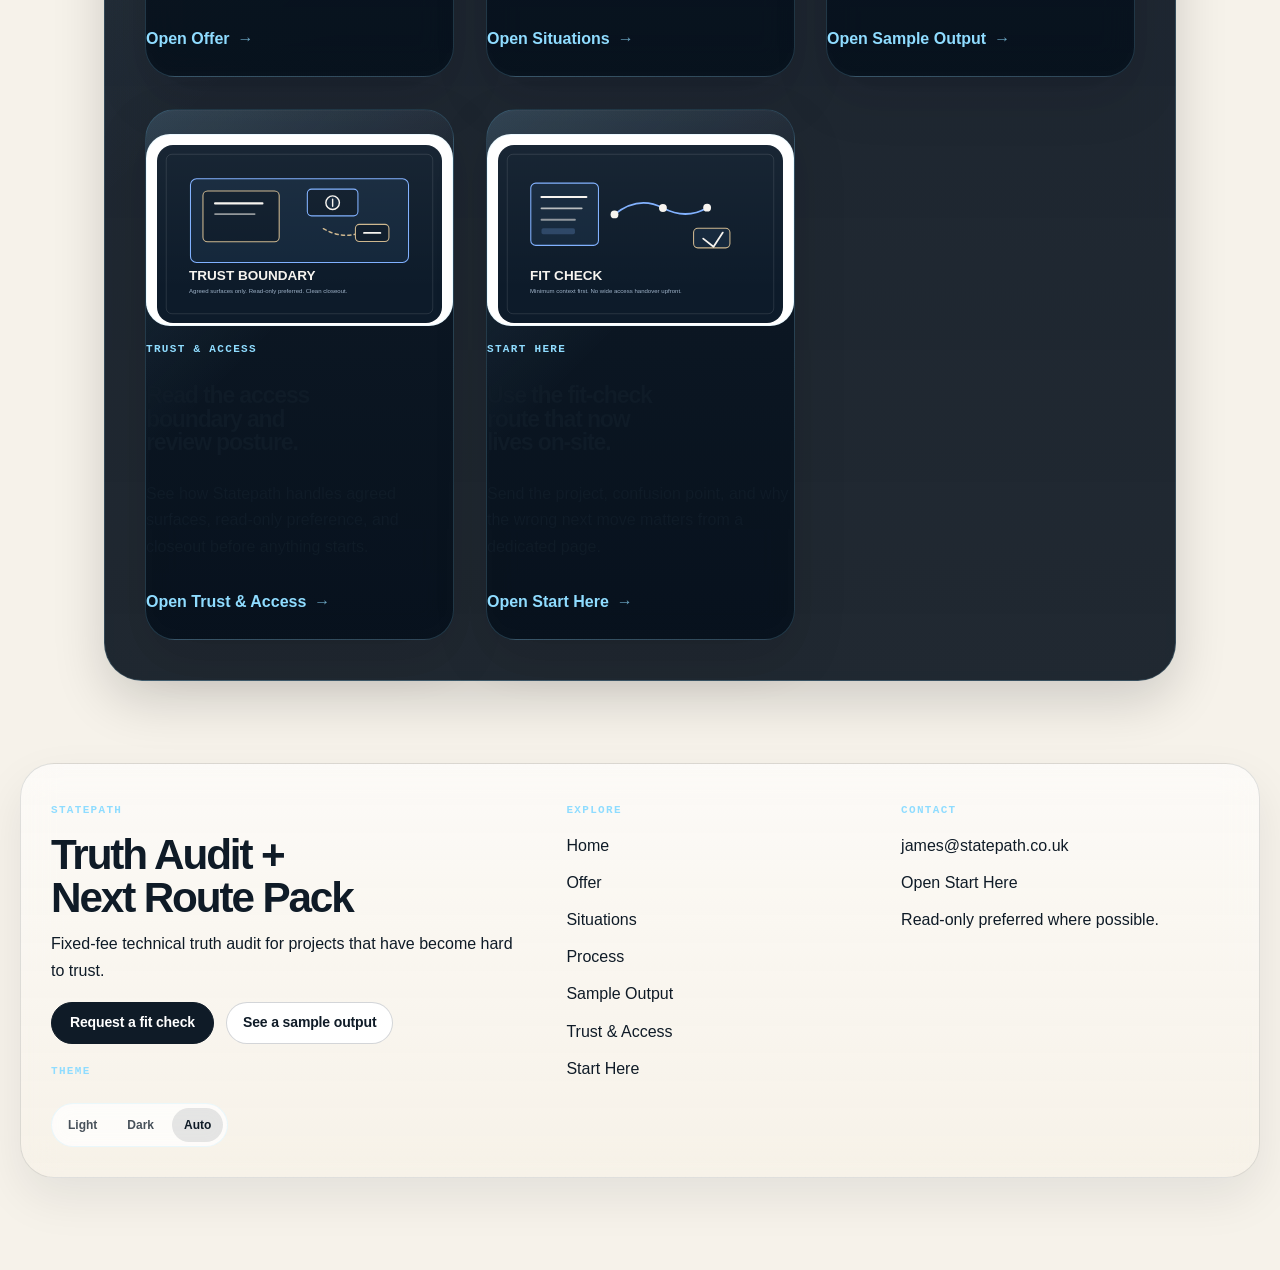
<file: process.html>
<!doctype html>
<html lang="en">
<head>
  <meta charset="utf-8">
  <meta name="viewport" content="width=device-width, initial-scale=1">
  <title>Statepath Process — Ingest, analyse, verify, report</title>
  <meta name="description" content="Read how Statepath handles fit, scope, access, read-only review, and decision-ready delivery without smuggling in a broader engagement.">
  <meta name="theme-color" content="#0b1420">
  <script>
    (() => {
      try {
        const theme = localStorage.getItem('statepath-theme') || 'auto';
        const effective = theme === 'auto'
          ? (window.matchMedia && window.matchMedia('(prefers-color-scheme: light)').matches ? 'light' : 'dark')
          : theme;
        document.documentElement.setAttribute('data-theme', theme);
        document.documentElement.setAttribute('data-effective-theme', effective);
      } catch (error) {
        document.documentElement.setAttribute('data-theme', 'auto');
        document.documentElement.setAttribute('data-effective-theme', 'dark');
      }
    })();
  </script>
  <link rel="icon" href="./assets/statepath-favicon.svg" type="image/svg+xml">
  <link rel="stylesheet" href="./styles.css">
  <script src="./theme.js" defer></script>
</head>
<body class="sp2-world-process-chain">
  <div class="sp2-page sp2-page-process">
    <header class="sp2-header">
      <div class="sp2-header-inner">
        <a class="sp2-brand" href="./index.html" aria-label="Statepath home">
          <img class="sp2-logo-light" src="./assets/statepath-lockup-light.png" alt="Statepath">
          <img class="sp2-logo-dark" src="./assets/statepath-lockup-dark.png" alt="Statepath">
        </a>

        <nav class="sp2-nav" aria-label="Primary navigation">
          <a href="./offer.html">Offer</a>
          <a href="./situations.html">Situations</a>
          <a href="./process.html" aria-current="page">Process</a>
          <a href="./sample-output.html">Sample Output</a>
          <a href="./trust-access.html">Trust &amp; Access</a>
        </nav>

        <div class="sp2-header-tools">
          <a class="sp2-button sp2-button-ghost" href="./start-here.html">Request a fit check</a>
        </div>
      </div>
    </header>

    <main class="sp2-main">
      <section class="sp2-hero">
        <div class="sp2-hero-grid">
          <div>
            <p class="sp2-eyebrow">Process</p>
            <h1>How Statepath keeps the route finite, legible, and low theatre.</h1>
            <p class="sp2-lede">The process is designed to make the current state readable, keep access proportionate, and return one decision-ready route without blurring into a much larger engagement.</p>
            <div class="sp2-actions">
              <a class="sp2-button sp2-button-primary" href="./start-here.html">Request a fit check</a>
              <a class="sp2-button sp2-button-secondary" href="./sample-output.html">See a sample output</a>
            </div>

            <div class="sp2-stat-grid">
              <div class="sp2-stat">
                <span class="sp2-label">Access</span>
                <strong>Read-only preferred where possible.</strong>
              </div>
              <div class="sp2-stat">
                <span class="sp2-label">Scope</span>
                <strong>Agreed surfaces only.</strong>
              </div>
              <div class="sp2-stat">
                <span class="sp2-label">Closeout</span>
                <strong>Temporary access removed at closeout.</strong>
              </div>
            </div>
          </div>

          <aside class="sp2-panel sp2-panel-media">
            <p class="sp2-eyebrow">Working posture</p>
            <a class="sp2-panel-link sp2-media-card" href="#working-sequence">
              <div class="sp2-media-frame">
                <img class="sp2-media-image" src="./assets/statepath-visual-process-route.svg" alt="Process route illustration">
              </div>
              <div class="sp2-media-body">
                <span class="sp2-label">Five-step route</span>
                <h3>Fit, scope, access, review, and one next route shown as one controlled sequence.</h3>
                <p>The process is designed to stop sprawl, over-access, and confidence-heavy guessing before they compound.</p>
                <span class="sp2-link-cta">Jump to working sequence</span>
              </div>
            </a>
          </aside>
        </div>
      </section>

      <section class="sp2-section" id="working-sequence">
        <div class="sp2-section-header">
          <div>
            <p class="sp2-eyebrow">Working sequence</p>
            <h2>The route should feel deliberate, not chaotic.</h2>
          </div>
          <p class="sp2-section-note">Each step exists to keep scope tight and the result decision-grade.</p>
        </div>

        <div class="sp2-steps">
          <article class="sp2-step">
            <span class="sp2-step-number">01</span>
            <div>
              <h3>Short fit call</h3>
              <p>Check there is a real project, a real confusion point, and a bounded reason to investigate before anything heavier starts.</p>
            </div>
          </article>

          <article class="sp2-step">
            <span class="sp2-step-number">02</span>
            <div>
              <h3>Proposal and scope lock</h3>
              <p>Agree exactly what will be reviewed and what stays outside the audit so the work does not quietly sprawl.</p>
            </div>
          </article>

          <article class="sp2-step">
            <span class="sp2-step-number">03</span>
            <div>
              <h3>Access and onboarding</h3>
              <p>Use the minimum practical access route, with read-only access preferred where possible.</p>
            </div>
          </article>

          <article class="sp2-step">
            <span class="sp2-step-number">04</span>
            <div>
              <h3>Audit and review</h3>
              <p>Inspect the agreed surfaces, separate what is direct, derived, or unresolved, and assemble the decision pack without blurring those truth states together.</p>
            </div>
          </article>

          <article class="sp2-step">
            <span class="sp2-step-number">05</span>
            <div>
              <h3>Return one next route</h3>
              <p>Deliver one sensible next move. If a bounded corrective lane is found, it can be quoted separately. If the truth points to something broader, the broader route is named explicitly instead of blurred.</p>
            </div>
          </article>
        </div>
      </section>

      <section class="sp2-section">
        <div class="sp2-section-header">
          <div>
            <p class="sp2-eyebrow">What gets checked</p>
            <h2>The audit checks the agreed surfaces, their contradictions, and the decision risk around them.</h2>
          </div>
          <p class="sp2-section-note">Process is not just sequence. It also defines what Statepath is actually looking for inside the named repo, docs, dashboards, automations, and handover material.</p>
        </div>

        <div class="sp2-proof-grid">
          <article class="sp2-card">
            <span class="sp2-label">Surface group one</span>
            <h3>Repo, code, and implementation surfaces</h3>
            <p>Review the parts of the live build, scripts, configuration, or automation logic that are actually in scope for the decision.</p>
          </article>

          <article class="sp2-card">
            <span class="sp2-label">Surface group two</span>
            <h3>Docs, handover notes, and operating story</h3>
            <p>Check whether the current explanation still matches the current implementation or whether the narrative has drifted from the truth on disk.</p>
          </article>

          <article class="sp2-card">
            <span class="sp2-label">Surface group three</span>
            <h3>Dashboards, flows, and live-route behaviour</h3>
            <p>Inspect the named dashboards, integrations, exports, or flow surfaces that matter to the actual decision instead of assuming the route lives only in code.</p>
          </article>

          <article class="sp2-card">
            <span class="sp2-label">Surface group four</span>
            <h3>Contradictions, blockers, and decision risk</h3>
            <p>Look for the specific gaps, conflicts, or fragile assumptions that would make the next wrong move expensive if they remain unresolved.</p>
          </article>
        </div>
      </section>

      <section class="sp2-section sp2-section-quiet">
        <div class="sp2-section-header">
          <div>
            <p class="sp2-eyebrow">What this prevents</p>
            <h2>The method is designed to stop three predictable failures before they compound.</h2>
          </div>
          <p class="sp2-section-note">Premium process should feel safer because the route blocks avoidable sprawl, over-access, and confidence-heavy guesswork before they become expensive.</p>
        </div>

        <div class="sp2-card-grid sp2-card-grid-3">
          <article class="sp2-card">
            <span class="sp2-label">Failure one</span>
            <h3>Scope drift before truth exists.</h3>
            <p>Without a fixed sequence, the work quietly expands from one bounded audit into broad rescue labour before the baseline has even been made legible.</p>
          </article>

          <article class="sp2-card sp2-card-accent">
            <span class="sp2-label">Failure two</span>
            <h3>Too much access before real need is proven.</h3>
            <p>The process keeps access proportionate so the review can stay serious and bounded instead of defaulting to “give us everything” by habit.</p>
          </article>

          <article class="sp2-card">
            <span class="sp2-label">Failure three</span>
            <h3>A recommendation that outruns what the surfaces actually prove.</h3>
            <p>The sequence forces confirmed truth, caveats, and one next route into the same pack so the answer stays decision-grade rather than confidence-heavy.</p>
          </article>
        </div>
      </section>

      <section class="sp2-section">
        <div class="sp2-section-header">
          <div>
            <p class="sp2-eyebrow">Truth labels</p>
            <h2>The pack keeps direct, derived, and unresolved material separate on purpose.</h2>
          </div>
          <p class="sp2-section-note">This is the discipline that stops a tidy summary from over-claiming what the agreed surfaces can really prove.</p>
        </div>

        <div class="sp2-card-grid sp2-card-grid-3">
          <article class="sp2-card">
            <span class="sp2-label">Label one</span>
            <h3>Direct</h3>
            <p>Use direct when the agreed surfaces themselves clearly support the claim without extra interpretation doing the real work.</p>
          </article>

          <article class="sp2-card sp2-card-accent">
            <span class="sp2-label">Label two</span>
            <h3>Derived</h3>
            <p>Use derived when the route needs reasoned interpretation across multiple signals, even if that interpretation is sensible and well-supported.</p>
          </article>

          <article class="sp2-card">
            <span class="sp2-label">Label three</span>
            <h3>Unresolved</h3>
            <p>Use unresolved when the current surfaces cannot prove the point cleanly enough yet and caution still belongs in the recommendation.</p>
          </article>
        </div>
      </section>

      <section class="sp2-section sp2-section-quiet">
        <div class="sp2-section-header">
          <div>
            <p class="sp2-eyebrow">Trust and privacy</p>
            <h2>Operate with the minimum access needed, and keep the route inspectable.</h2>
          </div>
          <p class="sp2-section-note">Minimum access, agreed surfaces, and a clean closeout matter more than looking busy.</p>
        </div>

        <div class="sp2-split">
          <article class="sp2-card">
            <span class="sp2-label">Access posture</span>
            <ul class="sp2-clean-list">
              <li>read-only access is preferred where possible</li>
              <li>only the agreed in-scope materials should be used</li>
              <li>temporary access is preferred to shared personal credentials</li>
              <li>access should be removed at closeout</li>
            </ul>
          </article>

          <article class="sp2-card sp2-card-accent">
            <span class="sp2-label">AI-assisted work posture</span>
            <p>Client secrets, credentials, private code, sensitive personal data, or confidential commercial material should not be placed into third-party AI tools unless explicitly agreed in writing for that engagement.</p>
          </article>
        </div>
      </section>

      <section class="sp2-section">
        <div class="sp2-section-header">
          <div>
            <p class="sp2-eyebrow">Best first note</p>
            <h2>The strongest first contact is short and concrete.</h2>
          </div>
          <p class="sp2-section-note">The goal is enough context to judge fit, not a novel.</p>
        </div>

        <div class="sp2-split">
          <article class="sp2-card sp2-card-accent">
            <span class="sp2-label">Include</span>
            <ul class="sp2-clean-list">
              <li>the project</li>
              <li>the confusion point</li>
              <li>why the wrong next move matters</li>
            </ul>
            <div class="sp2-actions">
              <a class="sp2-button sp2-button-primary" href="./start-here.html">Request a fit check</a>
            </div>
          </article>

          <article class="sp2-card">
            <span class="sp2-label">After the audit</span>
            <h3>If one clearly bounded corrective route exists, it can move forward cleanly.</h3>
            <p>That follow-through lane is quoted separately at £1,500 fixed. If the truth points to something broader, the broader route is re-scoped explicitly rather than being smuggled into the original engagement.</p>
          </article>
        </div>
      </section>

      <section class="sp2-section sp2-section-quiet">
        <div class="sp2-section-header">
          <div>
            <p class="sp2-eyebrow">Output delivery boundary</p>
            <h2>The first delivery ends with a pack and one bounded route, not a hidden implementation commitment.</h2>
          </div>
          <p class="sp2-section-note">This is where the process turns into a usable handover: clear enough to act, but still honest about what belongs inside the first step and what remains separate.</p>
        </div>

        <div class="sp2-compare-grid">
          <article class="sp2-compare sp2-compare-good">
            <span class="sp2-label">Included in delivery</span>
            <h3>One decision-ready audit pack</h3>
            <ul class="sp2-clean-list">
              <li>first-read summary</li>
              <li>current-state truth map</li>
              <li>risk and caveat notes</li>
              <li>one bounded next-route recommendation</li>
            </ul>
          </article>

          <article class="sp2-compare sp2-compare-bad">
            <span class="sp2-label">Separate by design</span>
            <h3>Anything broader than the first step</h3>
            <ul class="sp2-clean-list">
              <li>open-ended implementation labour</li>
              <li>permanent support expectations</li>
              <li>broad rescue work hidden inside the audit</li>
              <li>follow-through unless one bounded corrective lane is clearly justified</li>
            </ul>
          </article>
        </div>

        <div class="sp2-callout">If one clearly bounded corrective lane exists, optional follow-through can be quoted separately. If not, the broader route must be re-scoped explicitly rather than implied by the audit pack.</div>
      </section>

      <section class="sp2-section sp2-section-dark">
        <div class="sp2-section-header">
          <div>
            <p class="sp2-eyebrow">Linked pages</p>
            <h2>Use the page that answers the next question instead of forcing everything into one slab.</h2>
          </div>
          <p class="sp2-section-note">That is the whole point of the new structure.</p>
        </div>

        <div class="sp2-link-grid">
          <a class="sp2-link-card sp2-media-card" href="./offer.html">
            <div class="sp2-media-frame">
              <img class="sp2-media-image" src="./assets/statepath-visual-audit-route.svg" alt="Audit route illustration">
            </div>
            <span class="sp2-label">Offer</span>
            <h3>See the fixed-fee structure and scope boundary.</h3>
            <p>Lead fee, follow-through lane, included outputs, and what is intentionally out of scope.</p>
            <span class="sp2-link-cta">Open Offer</span>
          </a>

          <a class="sp2-link-card sp2-media-card" href="./situations.html">
            <div class="sp2-media-frame">
              <img class="sp2-media-image" src="./assets/statepath-visual-situation-system.svg" alt="Situation system illustration">
            </div>
            <span class="sp2-label">Situations</span>
            <h3>Check whether the route fits the project.</h3>
            <p>Inherited builds, AI-heavy drift, automation tangles, and decision-pressure signals.</p>
            <span class="sp2-link-cta">Open Situations</span>
          </a>

          <a class="sp2-link-card sp2-media-card" href="./sample-output.html">
            <div class="sp2-media-frame">
              <img class="sp2-media-image" src="./assets/statepath-visual-decision-pack.svg" alt="Decision pack illustration">
            </div>
            <span class="sp2-label">Sample Output</span>
            <h3>See the decision-pack shape before any scope handover starts.</h3>
            <p>Review the truth-map, risk-note, and next-route structure that the process is designed to produce.</p>
            <span class="sp2-link-cta">Open Sample Output</span>
          </a>

          <a class="sp2-link-card sp2-media-card" href="./trust-access.html">
            <div class="sp2-media-frame">
              <img class="sp2-media-image" src="./assets/statepath-visual-trust-boundary.svg" alt="Trust boundary illustration">
            </div>
            <span class="sp2-label">Trust &amp; Access</span>
            <h3>Read the access boundary and review posture.</h3>
            <p>See how Statepath handles agreed surfaces, read-only preference, and closeout before anything starts.</p>
            <span class="sp2-link-cta">Open Trust &amp; Access</span>
          </a>

          <a class="sp2-link-card sp2-media-card" href="./start-here.html">
            <div class="sp2-media-frame">
              <img class="sp2-media-image" src="./assets/statepath-visual-fit-check.svg" alt="Fit-check illustration">
            </div>
            <span class="sp2-label">Start Here</span>
            <h3>Use the fit-check route that now lives on-site.</h3>
            <p>Send the project, confusion point, and why the wrong next move matters from a dedicated page.</p>
            <span class="sp2-link-cta">Open Start Here</span>
          </a>
        </div>
      </section>
    </main>

    <footer class="sp2-footer">
      <div class="sp2-footer-shell">
        <div class="sp2-footer-grid">
          <div>
            <p class="sp2-eyebrow">Statepath</p>
            <h2>Truth Audit + Next Route Pack</h2>
            <p class="sp2-footer-copy">Fixed-fee technical truth audit for projects that have become hard to trust.</p>
            <div class="sp2-footer-cta">
              <a class="sp2-button sp2-button-primary" href="./start-here.html#fit-check-form">Request a fit check</a>
              <a class="sp2-button sp2-button-ghost" href="./sample-output.html">See a sample output</a>
            </div>
            <div class="sp2-footer-theme">
              <span class="sp2-label">Theme</span>
              <div class="sp2-theme-toggle" role="group" aria-label="Theme switcher">
                <button class="sp2-theme-button" type="button" data-theme-choice="light">Light</button>
                <button class="sp2-theme-button" type="button" data-theme-choice="dark">Dark</button>
                <button class="sp2-theme-button" type="button" data-theme-choice="auto">Auto</button>
              </div>
            </div>
          </div>

          <div>
            <span class="sp2-label">Explore</span>
            <div class="sp2-footer-links">
              <a href="./index.html">Home</a>
              <a href="./offer.html">Offer</a>
              <a href="./situations.html">Situations</a>
              <a href="./process.html">Process</a>
              <a href="./sample-output.html">Sample Output</a>
              <a href="./trust-access.html">Trust &amp; Access</a>
              <a href="./start-here.html">Start Here</a>
            </div>
          </div>

          <div>
            <span class="sp2-label">Contact</span>
            <div class="sp2-footer-links">
              <a href="mailto:james@statepath.co.uk?subject=Statepath%20fit%20check&body=Project:%0AConfusion%20point:%0AWhy%20the%20wrong%20next%20move%20matters:%0AExisting%20surfaces:%0A">james@statepath.co.uk</a>
              <a href="./start-here.html#fit-check-form">Open Start Here</a>
              <span>Read-only preferred where possible.</span>
            </div>
          </div>
        </div>
      </div>
    </footer>
  </div>
</body>
</html>
</file>
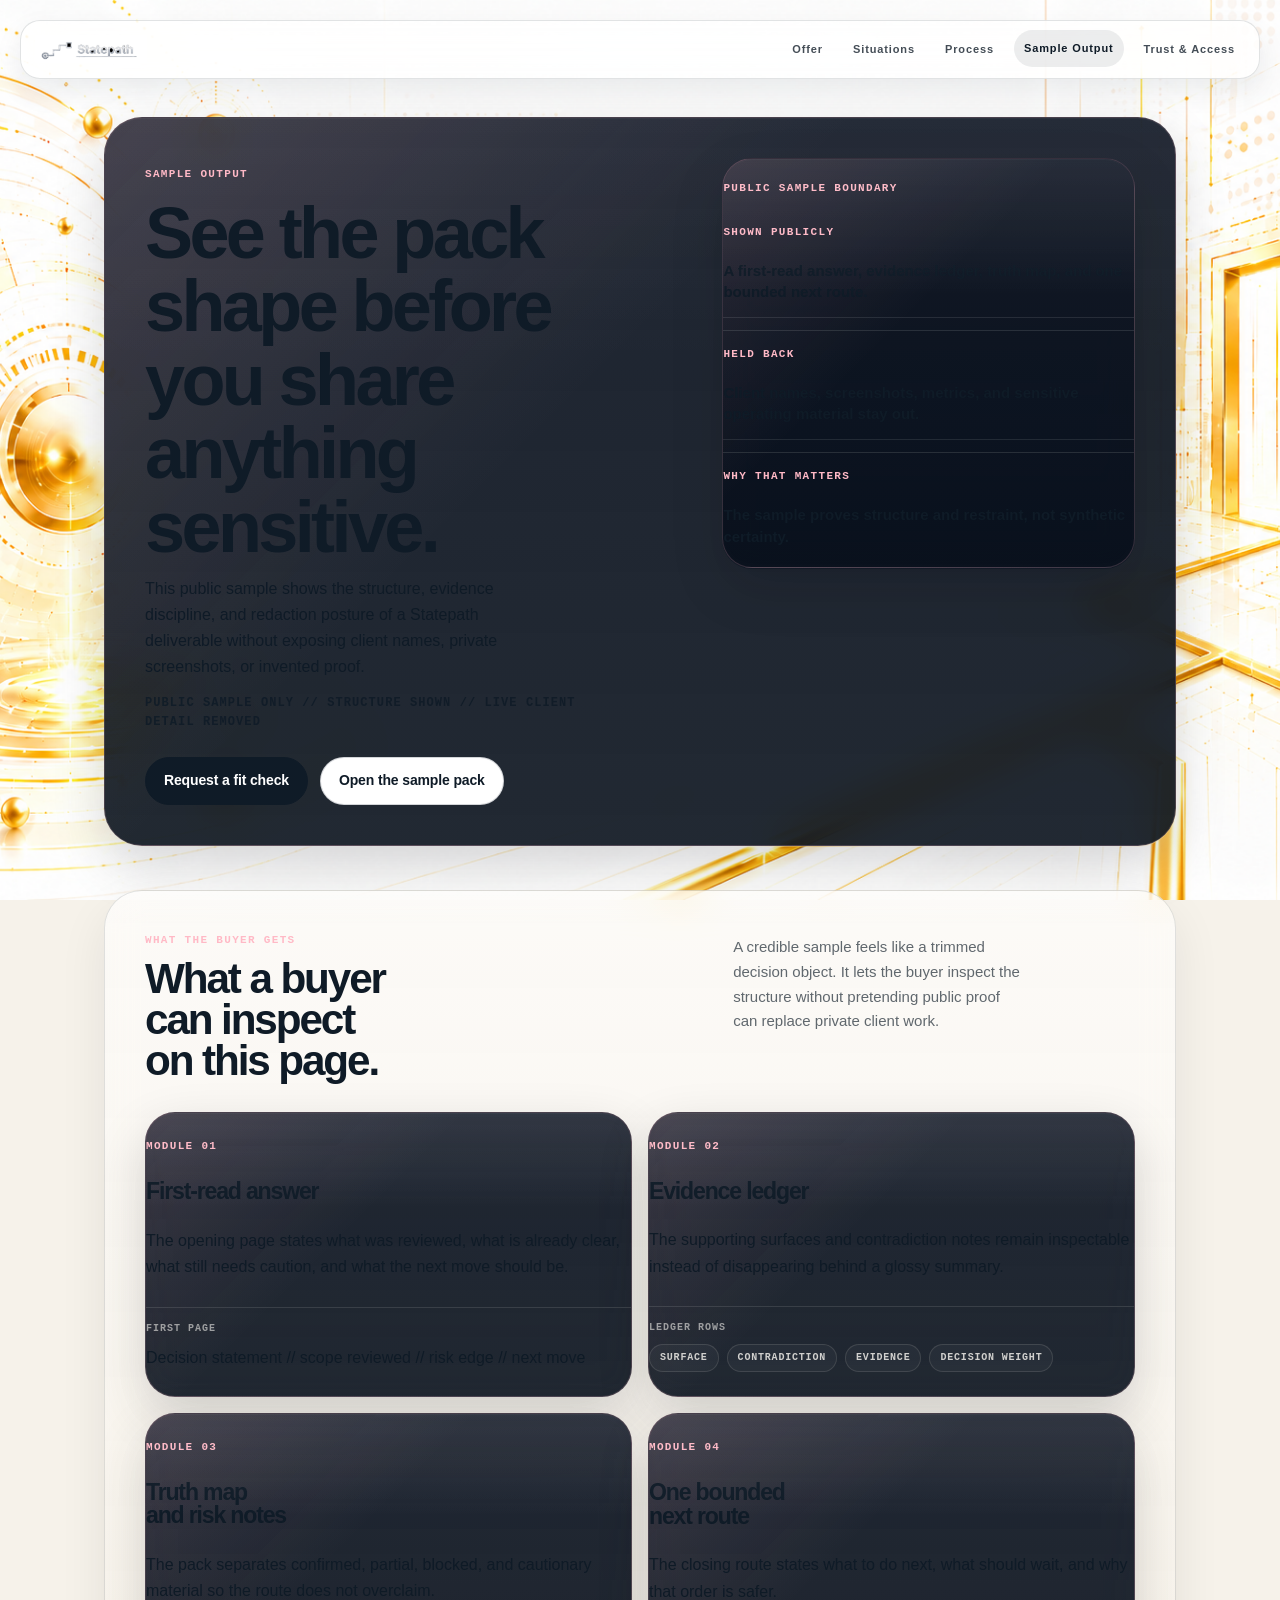
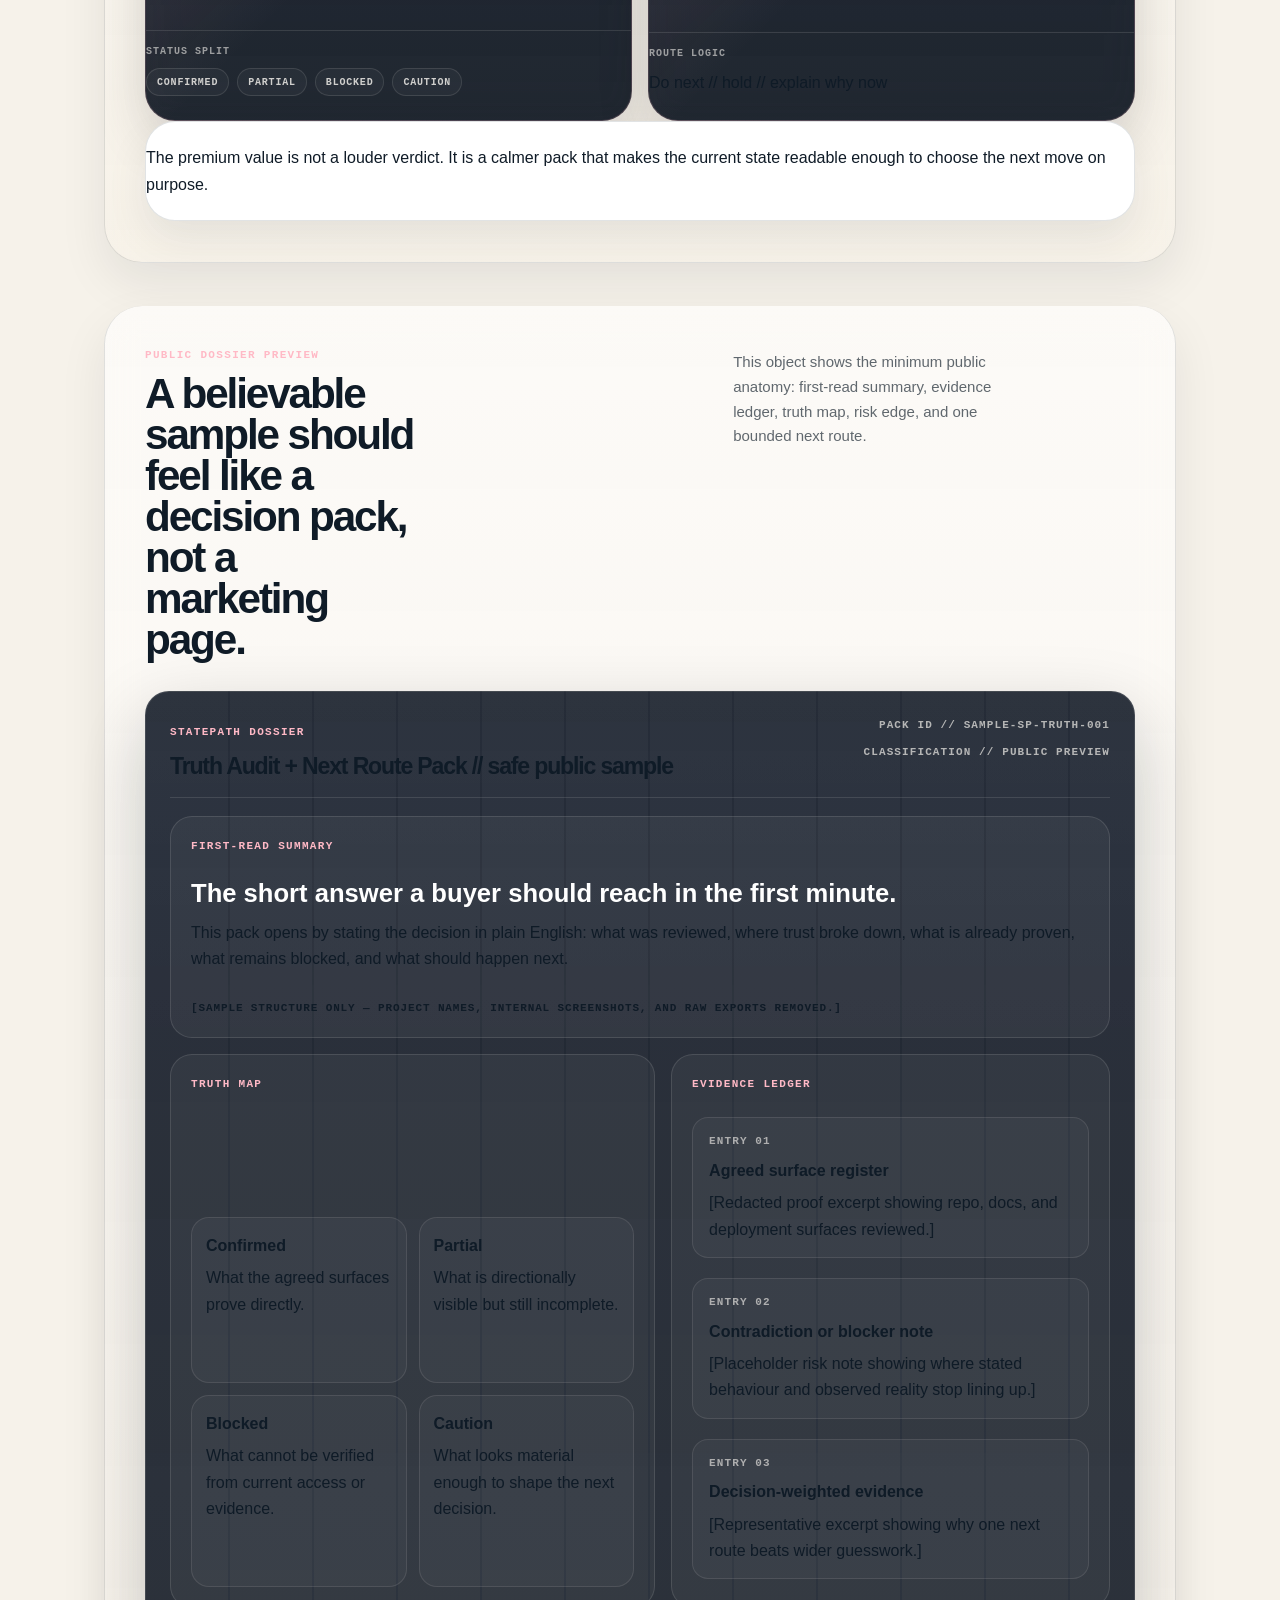
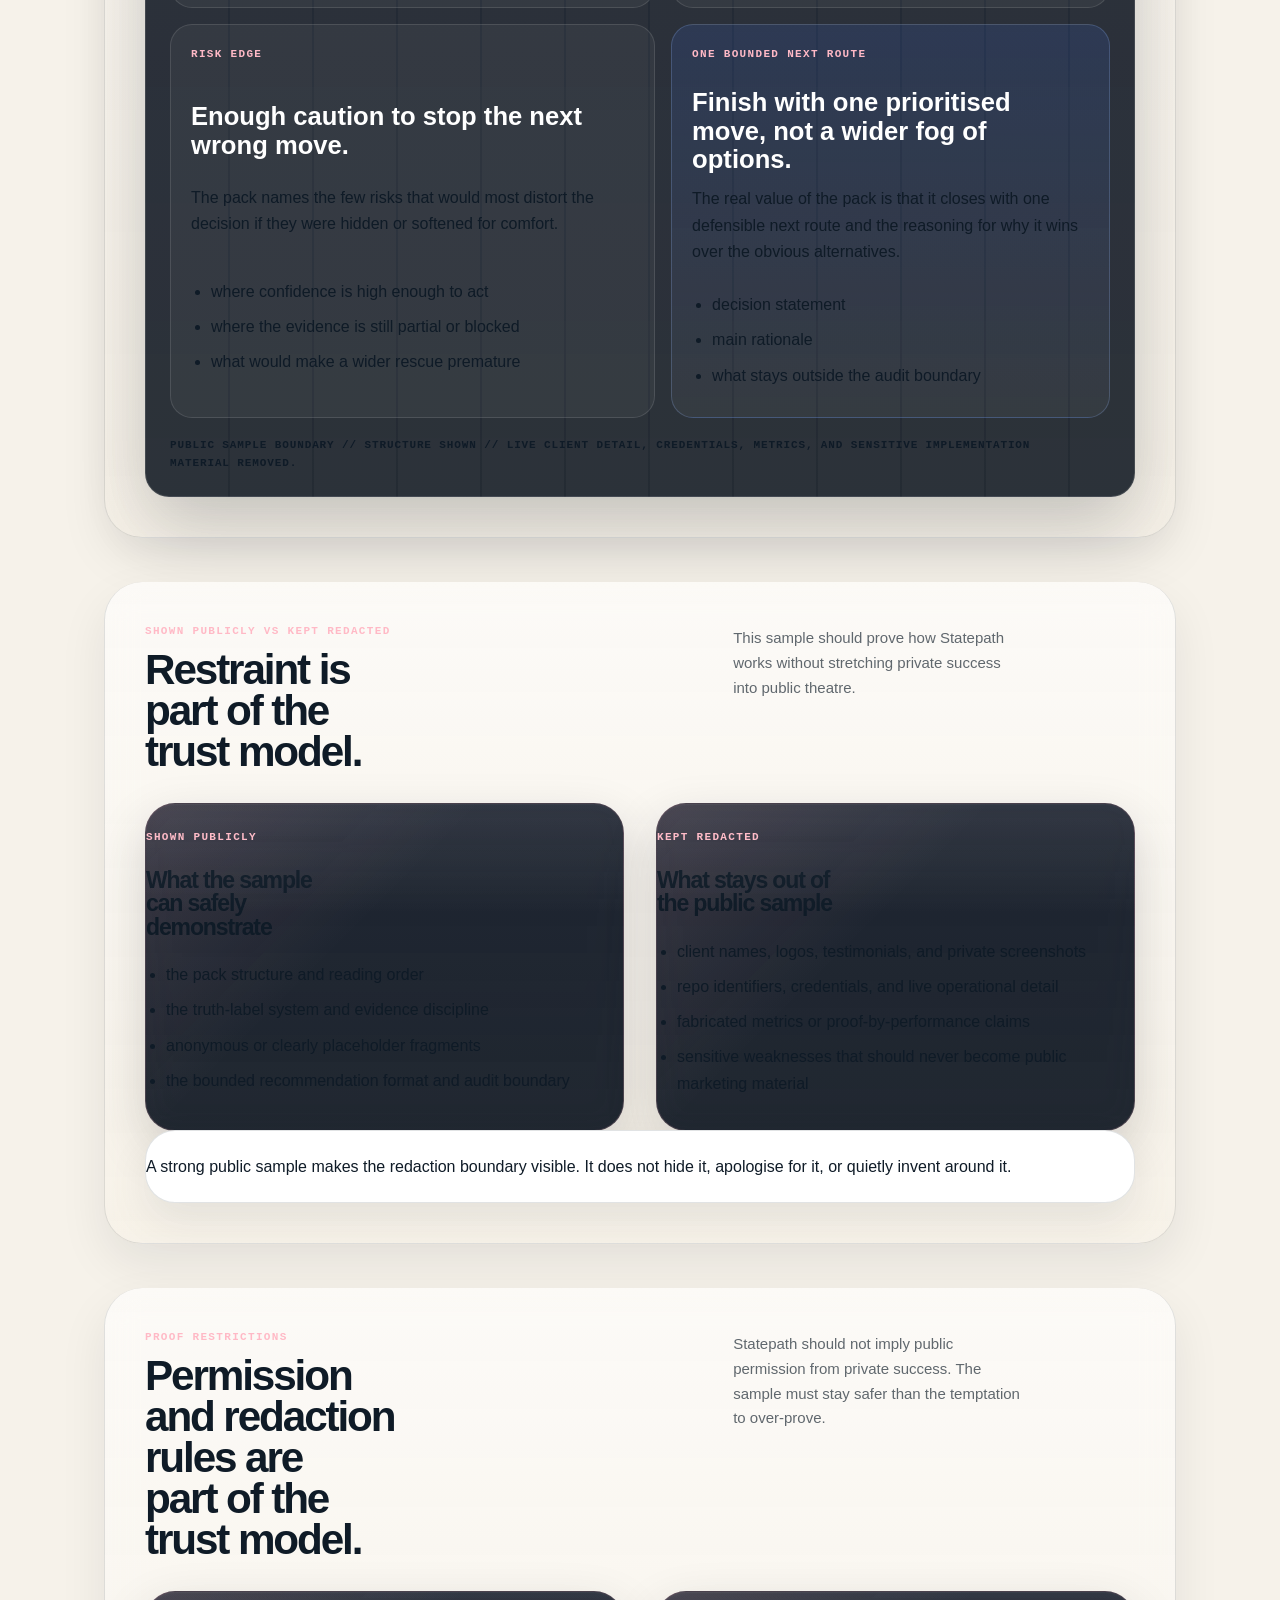
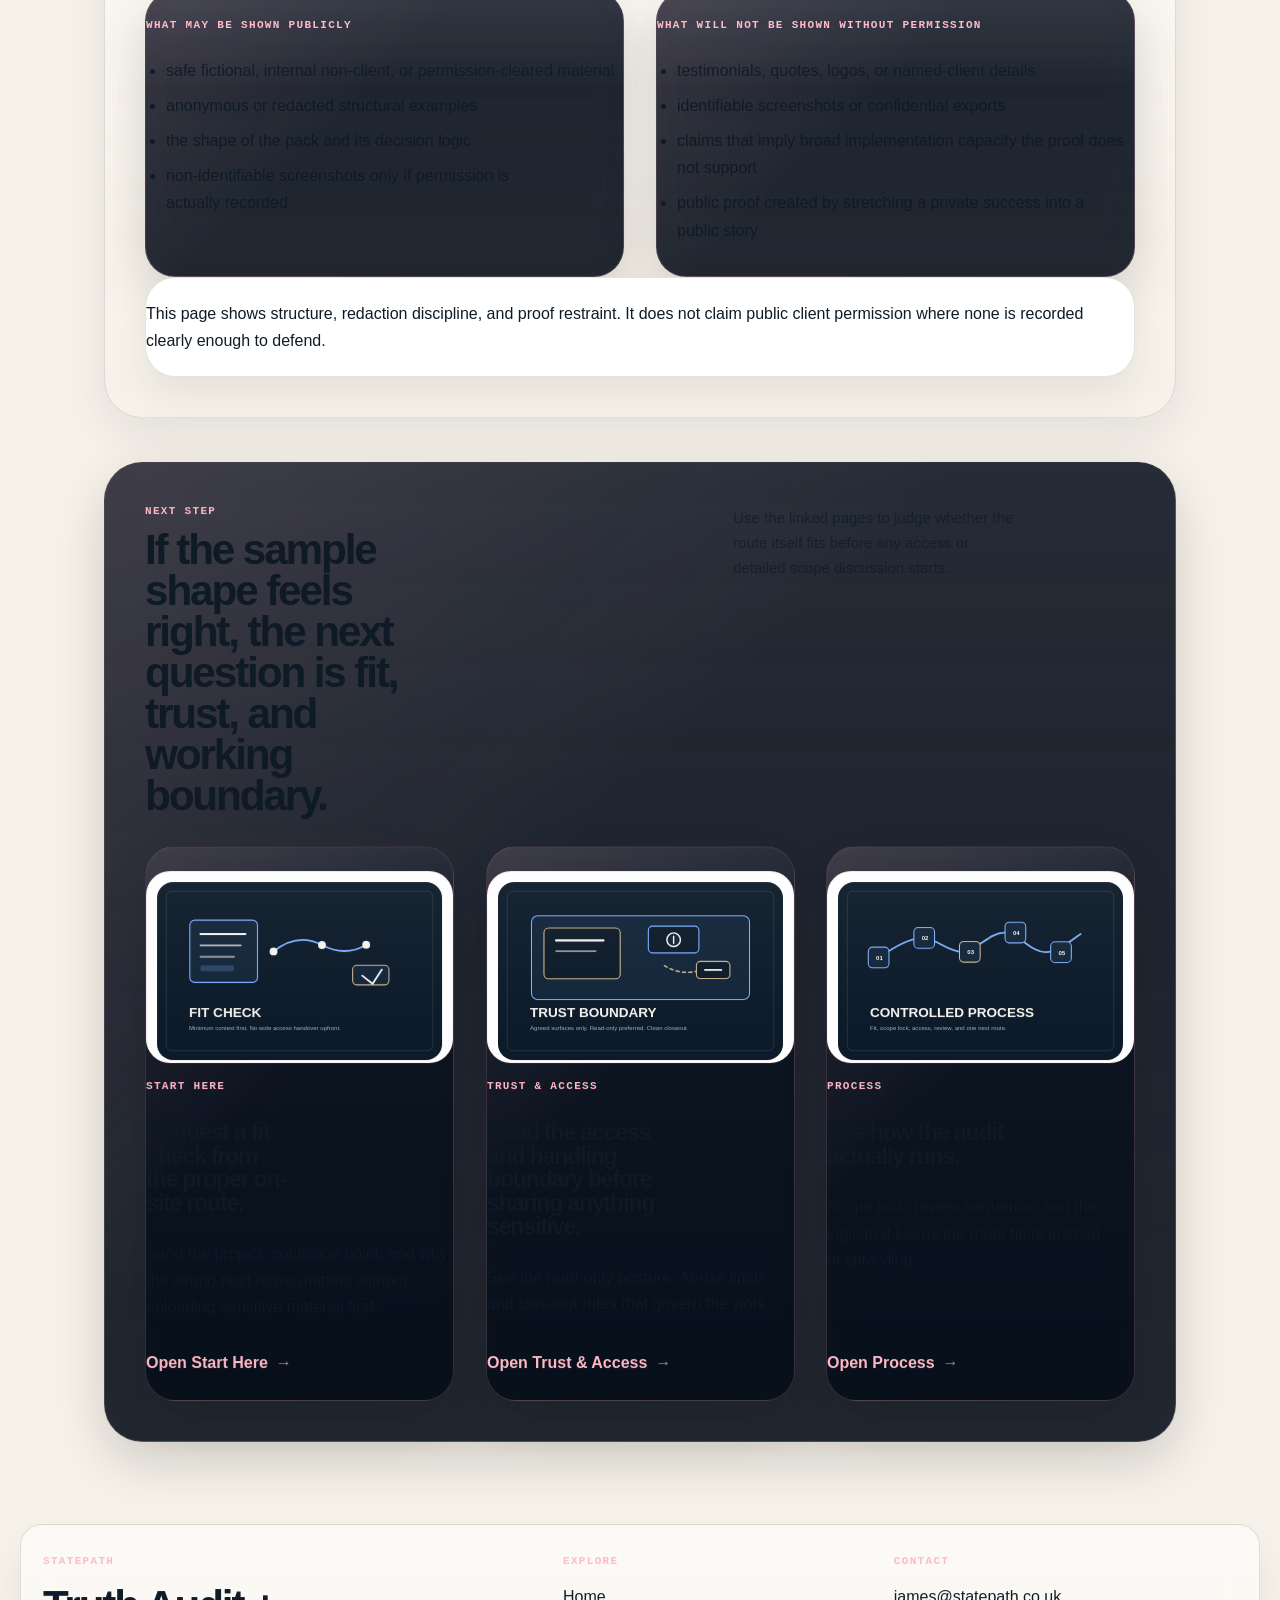
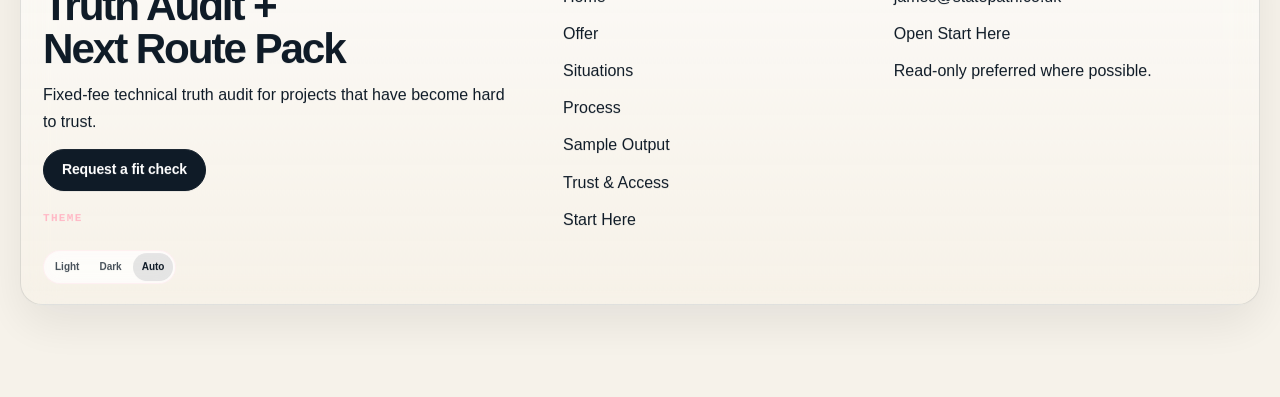
<file: sample-output.html>
<!doctype html>
<html lang="en">
<head>
  <meta charset="utf-8">
  <meta name="viewport" content="width=device-width, initial-scale=1">
  <title>Sample Output | What a Statepath deliverable looks like</title>
  <meta name="description" content="See the shape of a Statepath output: truth map, risk notes, and a bounded next-route recommendation delivered as a decision-ready pack.">
  <meta name="theme-color" content="#0b1420">
  <script>
    (() => {
      try {
        const theme = localStorage.getItem('statepath-theme') || 'auto';
        const effective = theme === 'auto'
          ? (window.matchMedia && window.matchMedia('(prefers-color-scheme: light)').matches ? 'light' : 'dark')
          : theme;
        document.documentElement.setAttribute('data-theme', theme);
        document.documentElement.setAttribute('data-effective-theme', effective);
      } catch (error) {
        document.documentElement.setAttribute('data-theme', 'auto');
        document.documentElement.setAttribute('data-effective-theme', 'dark');
      }
    })();
  </script>
  <link rel="icon" href="./assets/statepath-favicon.svg" type="image/svg+xml">
  <link rel="stylesheet" href="./styles.css">
  <script src="./theme.js" defer></script>
</head>
<body class="sp2-world-redacted-output">
  <div class="sp2-page sp2-page-sample-output">
    <header class="sp2-header">
      <div class="sp2-header-inner">
        <a class="sp2-brand" href="./index.html" aria-label="Statepath home">
          <img class="sp2-logo-light" src="./assets/statepath-lockup-light.png" alt="Statepath">
          <img class="sp2-logo-dark" src="./assets/statepath-lockup-dark.png" alt="Statepath">
        </a>
        <nav class="sp2-nav" aria-label="Primary navigation">
          <a href="./offer.html">Offer</a>
          <a href="./situations.html">Situations</a>
          <a href="./process.html">Process</a>
          <a href="./sample-output.html" aria-current="page">Sample Output</a>
          <a href="./trust-access.html">Trust &amp; Access</a>
        </nav>
      </div>
    </header>

    <main class="sp2-main">
      <section class="sp2-hero">
        <div class="sp2-hero-grid">
          <div>
            <p class="sp2-eyebrow">Sample Output</p>
            <h1>See the pack shape before you share anything sensitive.</h1>
            <p class="sp2-lede">This public sample shows the structure, evidence discipline, and redaction posture of a Statepath deliverable without exposing client names, private screenshots, or invented proof.</p>
            <p class="sp2-sample-hero-proofline">Public sample only // structure shown // live client detail removed</p>
            <div class="sp2-actions">
              <a class="sp2-button sp2-button-primary" href="./start-here.html#fit-check-form">Request a fit check</a>
              <a class="sp2-button sp2-button-secondary" href="#sample-pack-anatomy">Open the sample pack</a>
            </div>
          </div>
          <aside class="sp2-panel sp2-sample-boundary-panel">
            <p class="sp2-eyebrow">Public sample boundary</p>
            <div class="sp2-stack">
              <div class="sp2-row">
                <span class="sp2-label">Shown publicly</span>
                <strong>A first-read answer, evidence ledger, truth map, and one bounded next route.</strong>
              </div>
              <div class="sp2-row">
                <span class="sp2-label">Held back</span>
                <strong>Client names, screenshots, metrics, and sensitive operating material stay out.</strong>
              </div>
              <div class="sp2-row">
                <span class="sp2-label">Why that matters</span>
                <strong>The sample proves structure and restraint, not synthetic certainty.</strong>
              </div>
            </div>
          </aside>
        </div>
      </section>

      <section class="sp2-section">
        <div class="sp2-section-header">
          <div>
            <p class="sp2-eyebrow">What the buyer gets</p>
            <h2>What a buyer can inspect on this page.</h2>
          </div>
          <p class="sp2-section-note">A credible sample feels like a trimmed decision object. It lets the buyer inspect the structure without pretending public proof can replace private client work.</p>
        </div>

        <div class="sp2-card-grid sp2-card-grid-2 sp2-sample-output-grid">
          <article class="sp2-card sp2-card-proof">
            <span class="sp2-label">Module 01</span>
            <h3>First-read answer</h3>
            <p>The opening page states what was reviewed, what is already clear, what still needs caution, and what the next move should be.</p>
            <div class="sp2-proof-fragment">
              <span class="sp2-proof-fragment-kicker">First page</span>
              <p>Decision statement // scope reviewed // risk edge // next move</p>
            </div>
          </article>
          <article class="sp2-card sp2-card-proof">
            <span class="sp2-label">Module 02</span>
            <h3>Evidence ledger</h3>
            <p>The supporting surfaces and contradiction notes remain inspectable instead of disappearing behind a glossy summary.</p>
            <div class="sp2-proof-fragment">
              <span class="sp2-proof-fragment-kicker">Ledger rows</span>
              <div class="sp2-proof-chip-list">
                <span>surface</span>
                <span>contradiction</span>
                <span>evidence</span>
                <span>decision weight</span>
              </div>
            </div>
          </article>
          <article class="sp2-card sp2-card-proof">
            <span class="sp2-label">Module 03</span>
            <h3>Truth map and risk notes</h3>
            <p>The pack separates confirmed, partial, blocked, and cautionary material so the route does not overclaim.</p>
            <div class="sp2-proof-fragment">
              <span class="sp2-proof-fragment-kicker">Status split</span>
              <div class="sp2-proof-chip-list">
                <span>confirmed</span>
                <span>partial</span>
                <span>blocked</span>
                <span>caution</span>
              </div>
            </div>
          </article>
          <article class="sp2-card sp2-card-proof">
            <span class="sp2-label">Module 04</span>
            <h3>One bounded next route</h3>
            <p>The closing route states what to do next, what should wait, and why that order is safer.</p>
            <div class="sp2-proof-fragment">
              <span class="sp2-proof-fragment-kicker">Route logic</span>
              <p>Do next // hold // explain why now</p>
            </div>
          </article>
        </div>

        <div class="sp2-callout">The premium value is not a louder verdict. It is a calmer pack that makes the current state readable enough to choose the next move on purpose.</div>
      </section>

      <section class="sp2-section sp2-section-quiet" id="sample-pack-anatomy">
        <div class="sp2-section-header">
          <div>
            <p class="sp2-eyebrow">Public dossier preview</p>
            <h2>A believable sample should feel like a decision pack, not a marketing page.</h2>
          </div>
          <p class="sp2-section-note">This object shows the minimum public anatomy: first-read summary, evidence ledger, truth map, risk edge, and one bounded next route.</p>
        </div>

        <article class="sp2-sample-dossier">
          <div class="sp2-sample-dossier-top">
            <div>
              <p class="sp2-label">Statepath dossier</p>
              <h3>Truth Audit + Next Route Pack // safe public sample</h3>
            </div>
            <div class="sp2-sample-dossier-meta">
              <span>Pack ID // SAMPLE-SP-TRUTH-001</span>
              <span>Classification // public preview</span>
            </div>
          </div>

          <div class="sp2-sample-dossier-grid">
            <section class="sp2-sample-block sp2-sample-block-summary">
              <span class="sp2-label">First-read summary</span>
              <h4>The short answer a buyer should reach in the first minute.</h4>
              <p>This pack opens by stating the decision in plain English: what was reviewed, where trust broke down, what is already proven, what remains blocked, and what should happen next.</p>
              <p class="sp2-sample-redaction">[Sample structure only — project names, internal screenshots, and raw exports removed.]</p>
            </section>

            <section class="sp2-sample-block">
              <span class="sp2-label">Truth map</span>
              <div class="sp2-sample-truth-grid">
                <div class="sp2-sample-truth-item">
                  <strong>Confirmed</strong>
                  <p>What the agreed surfaces prove directly.</p>
                </div>
                <div class="sp2-sample-truth-item">
                  <strong>Partial</strong>
                  <p>What is directionally visible but still incomplete.</p>
                </div>
                <div class="sp2-sample-truth-item">
                  <strong>Blocked</strong>
                  <p>What cannot be verified from current access or evidence.</p>
                </div>
                <div class="sp2-sample-truth-item">
                  <strong>Caution</strong>
                  <p>What looks material enough to shape the next decision.</p>
                </div>
              </div>
            </section>

            <section class="sp2-sample-block">
              <span class="sp2-label">Evidence ledger</span>
              <ul class="sp2-sample-ledger">
                <li>
                  <span>Entry 01</span>
                  <strong>Agreed surface register</strong>
                  <p>[Redacted proof excerpt showing repo, docs, and deployment surfaces reviewed.]</p>
                </li>
                <li>
                  <span>Entry 02</span>
                  <strong>Contradiction or blocker note</strong>
                  <p>[Placeholder risk note showing where stated behaviour and observed reality stop lining up.]</p>
                </li>
                <li>
                  <span>Entry 03</span>
                  <strong>Decision-weighted evidence</strong>
                  <p>[Representative excerpt showing why one next route beats wider guesswork.]</p>
                </li>
              </ul>
            </section>

            <section class="sp2-sample-block">
              <span class="sp2-label">Risk edge</span>
              <h4>Enough caution to stop the next wrong move.</h4>
              <p>The pack names the few risks that would most distort the decision if they were hidden or softened for comfort.</p>
              <ul class="sp2-clean-list">
                <li>where confidence is high enough to act</li>
                <li>where the evidence is still partial or blocked</li>
                <li>what would make a wider rescue premature</li>
              </ul>
            </section>

            <section class="sp2-sample-block sp2-sample-route">
              <span class="sp2-label">One bounded next route</span>
              <h4>Finish with one prioritised move, not a wider fog of options.</h4>
              <p>The real value of the pack is that it closes with one defensible next route and the reasoning for why it wins over the obvious alternatives.</p>
              <ul class="sp2-clean-list">
                <li>decision statement</li>
                <li>main rationale</li>
                <li>what stays outside the audit boundary</li>
              </ul>
            </section>
          </div>

          <p class="sp2-sample-dossier-footer">Public sample boundary // structure shown // live client detail, credentials, metrics, and sensitive implementation material removed.</p>
        </article>
      </section>

      <section class="sp2-section">
        <div class="sp2-section-header">
          <div>
            <p class="sp2-eyebrow">Shown publicly vs kept redacted</p>
            <h2>Restraint is part of the trust model.</h2>
          </div>
          <p class="sp2-section-note">This sample should prove how Statepath works without stretching private success into public theatre.</p>
        </div>

        <div class="sp2-compare-grid">
          <article class="sp2-compare sp2-compare-good">
            <span class="sp2-label">Shown publicly</span>
            <h3>What the sample can safely demonstrate</h3>
            <ul class="sp2-clean-list">
              <li>the pack structure and reading order</li>
              <li>the truth-label system and evidence discipline</li>
              <li>anonymous or clearly placeholder fragments</li>
              <li>the bounded recommendation format and audit boundary</li>
            </ul>
          </article>
          <article class="sp2-compare sp2-compare-bad">
            <span class="sp2-label">Kept redacted</span>
            <h3>What stays out of the public sample</h3>
            <ul class="sp2-clean-list">
              <li>client names, logos, testimonials, and private screenshots</li>
              <li>repo identifiers, credentials, and live operational detail</li>
              <li>fabricated metrics or proof-by-performance claims</li>
              <li>sensitive weaknesses that should never become public marketing material</li>
            </ul>
          </article>
        </div>

        <div class="sp2-callout">A strong public sample makes the redaction boundary visible. It does not hide it, apologise for it, or quietly invent around it.</div>
      </section>

      <section class="sp2-section sp2-section-quiet">
        <div class="sp2-section-header">
          <div>
            <p class="sp2-eyebrow">Proof restrictions</p>
            <h2>Permission and redaction rules are part of the trust model.</h2>
          </div>
          <p class="sp2-section-note">Statepath should not imply public permission from private success. The sample must stay safer than the temptation to over-prove.</p>
        </div>

        <div class="sp2-proof-grid">
          <article class="sp2-card sp2-card-accent">
            <span class="sp2-label">What may be shown publicly</span>
            <ul class="sp2-clean-list">
              <li>safe fictional, internal non-client, or permission-cleared material</li>
              <li>anonymous or redacted structural examples</li>
              <li>the shape of the pack and its decision logic</li>
              <li>non-identifiable screenshots only if permission is actually recorded</li>
            </ul>
          </article>
          <article class="sp2-card">
            <span class="sp2-label">What will not be shown without permission</span>
            <ul class="sp2-clean-list">
              <li>testimonials, quotes, logos, or named-client details</li>
              <li>identifiable screenshots or confidential exports</li>
              <li>claims that imply broad implementation capacity the proof does not support</li>
              <li>public proof created by stretching a private success into a public story</li>
            </ul>
          </article>
        </div>

        <div class="sp2-callout">This page shows structure, redaction discipline, and proof restraint. It does not claim public client permission where none is recorded clearly enough to defend.</div>
      </section>

      <section class="sp2-section sp2-section-dark">
        <div class="sp2-section-header">
          <div>
            <p class="sp2-eyebrow">Next step</p>
            <h2>If the sample shape feels right, the next question is fit, trust, and working boundary.</h2>
          </div>
          <p class="sp2-section-note">Use the linked pages to judge whether the route itself fits before any access or detailed scope discussion starts.</p>
        </div>

        <div class="sp2-link-grid">
          <a class="sp2-link-card sp2-media-card" href="./start-here.html">
            <div class="sp2-media-frame">
              <img class="sp2-media-image" src="./assets/statepath-visual-fit-check.svg" alt="Fit-check illustration">
            </div>
            <span class="sp2-label">Start Here</span>
            <h3>Request a fit check from the proper on-site route.</h3>
            <p>Send the project, confusion point, and why the wrong next move matters without uploading sensitive material first.</p>
            <span class="sp2-link-cta">Open Start Here</span>
          </a>
          <a class="sp2-link-card sp2-media-card" href="./trust-access.html">
            <div class="sp2-media-frame">
              <img class="sp2-media-image" src="./assets/statepath-visual-trust-boundary.svg" alt="Trust boundary illustration">
            </div>
            <span class="sp2-label">Trust &amp; Access</span>
            <h3>Read the access and handling boundary before sharing anything sensitive.</h3>
            <p>See the read-only posture, AI-use limits, and closeout rules that govern the work.</p>
            <span class="sp2-link-cta">Open Trust &amp; Access</span>
          </a>
          <a class="sp2-link-card sp2-media-card" href="./process.html">
            <div class="sp2-media-frame">
              <img class="sp2-media-image" src="./assets/statepath-visual-process-route.svg" alt="Process route illustration">
            </div>
            <span class="sp2-label">Process</span>
            <h3>See how the audit actually runs.</h3>
            <p>Scope lock, review sequence, and the logic that keeps the route finite instead of sprawling.</p>
            <span class="sp2-link-cta">Open Process</span>
          </a>
        </div>
      </section>
    </main>

    <footer class="sp2-footer">
      <div class="sp2-footer-shell">
        <div class="sp2-footer-grid">
          <div>
            <p class="sp2-eyebrow">Statepath</p>
            <h2>Truth Audit + Next Route Pack</h2>
            <p class="sp2-footer-copy">Fixed-fee technical truth audit for projects that have become hard to trust.</p>
            <div class="sp2-footer-cta">
              <a class="sp2-button sp2-button-primary" href="./start-here.html#fit-check-form">Request a fit check</a>
            </div>
            <div class="sp2-footer-theme">
              <span class="sp2-label">Theme</span>
              <div class="sp2-theme-toggle" role="group" aria-label="Theme switcher">
                <button class="sp2-theme-button" type="button" data-theme-choice="light">Light</button>
                <button class="sp2-theme-button" type="button" data-theme-choice="dark">Dark</button>
                <button class="sp2-theme-button" type="button" data-theme-choice="auto">Auto</button>
              </div>
            </div>
          </div>
          <div>
            <span class="sp2-label">Explore</span>
            <div class="sp2-footer-links">
              <a href="./index.html">Home</a>
              <a href="./offer.html">Offer</a>
              <a href="./situations.html">Situations</a>
              <a href="./process.html">Process</a>
              <a href="./sample-output.html">Sample Output</a>
              <a href="./trust-access.html">Trust &amp; Access</a>
              <a href="./start-here.html">Start Here</a>
            </div>
          </div>
          <div>
            <span class="sp2-label">Contact</span>
            <div class="sp2-footer-links">
              <a href="mailto:james@statepath.co.uk?subject=Statepath%20fit%20check&body=Project:%0AConfusion%20point:%0AWhy%20the%20wrong%20next%20move%20matters:%0AExisting%20surfaces:%0A">james@statepath.co.uk</a>
              <a href="./start-here.html#fit-check-form">Open Start Here</a>
              <span>Read-only preferred where possible.</span>
            </div>
          </div>
        </div>
      </div>
    </footer>
  </div>
</body>
</html>
</file>
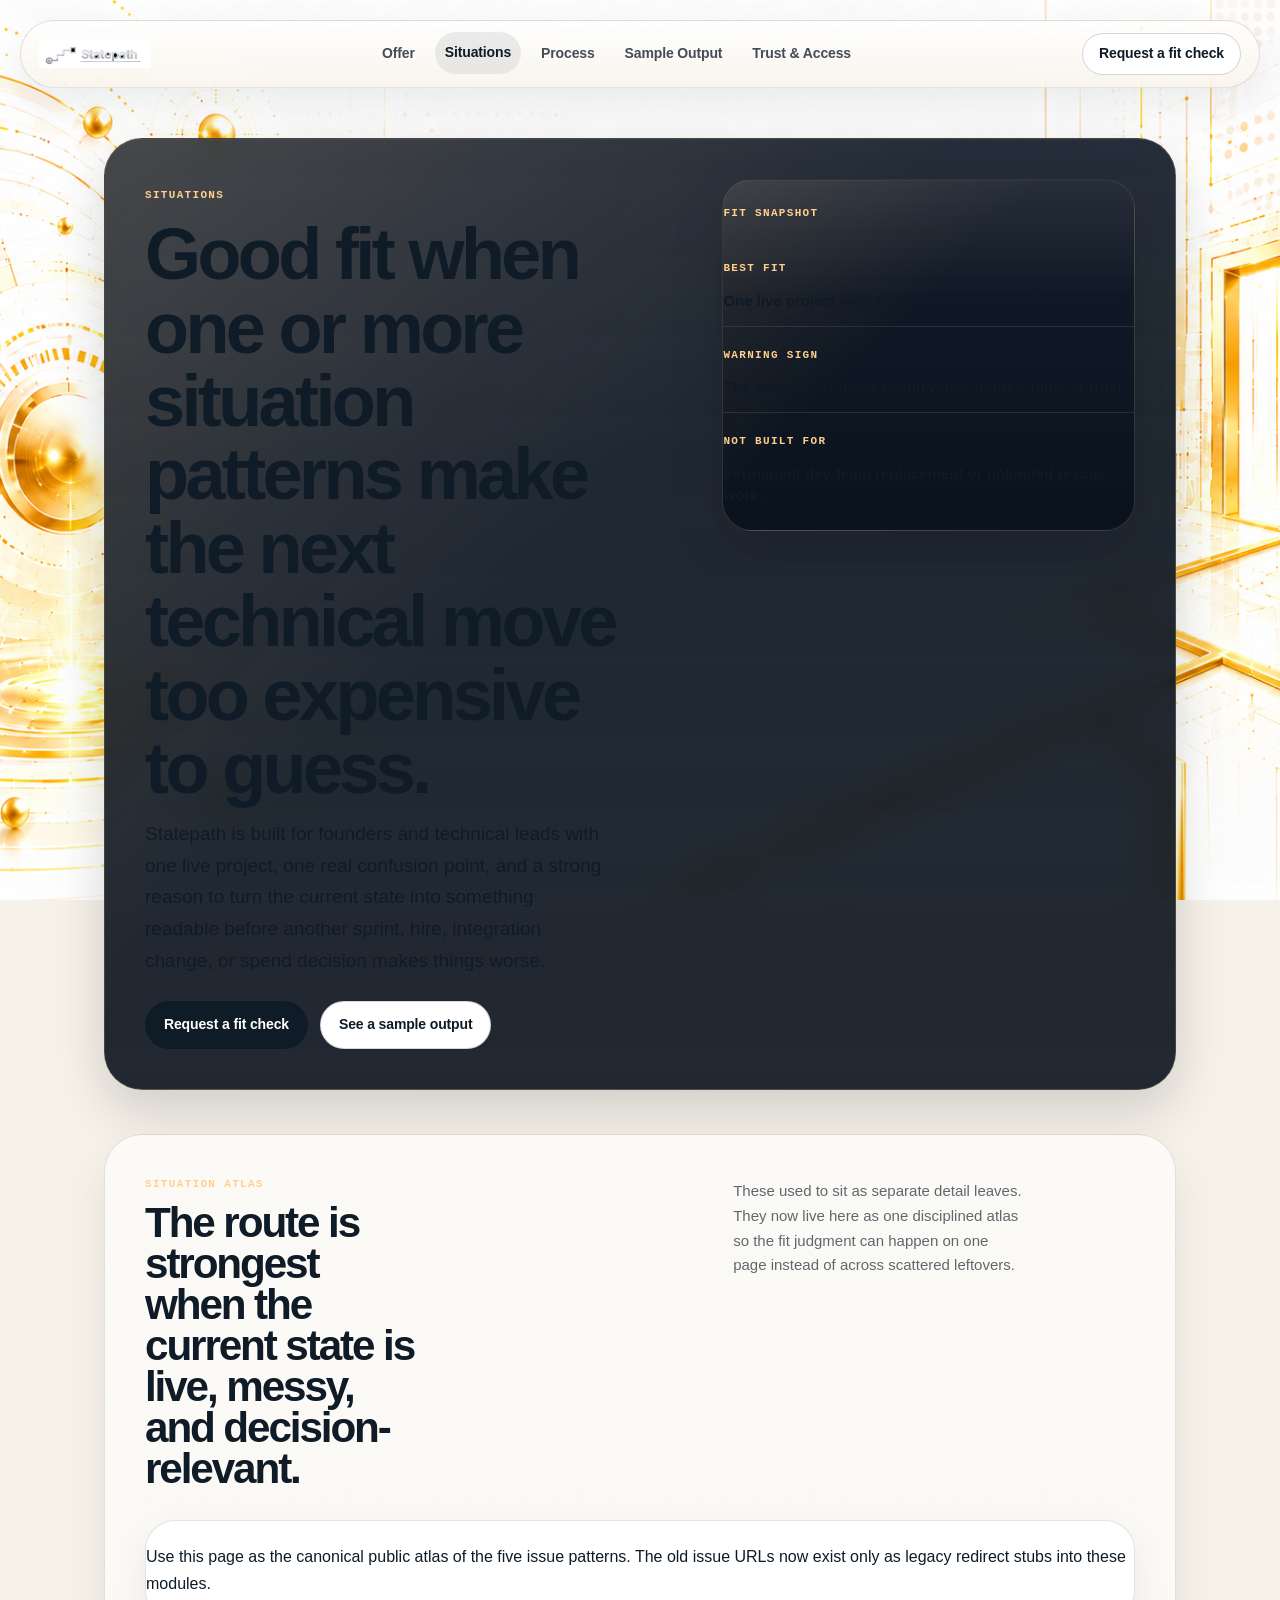
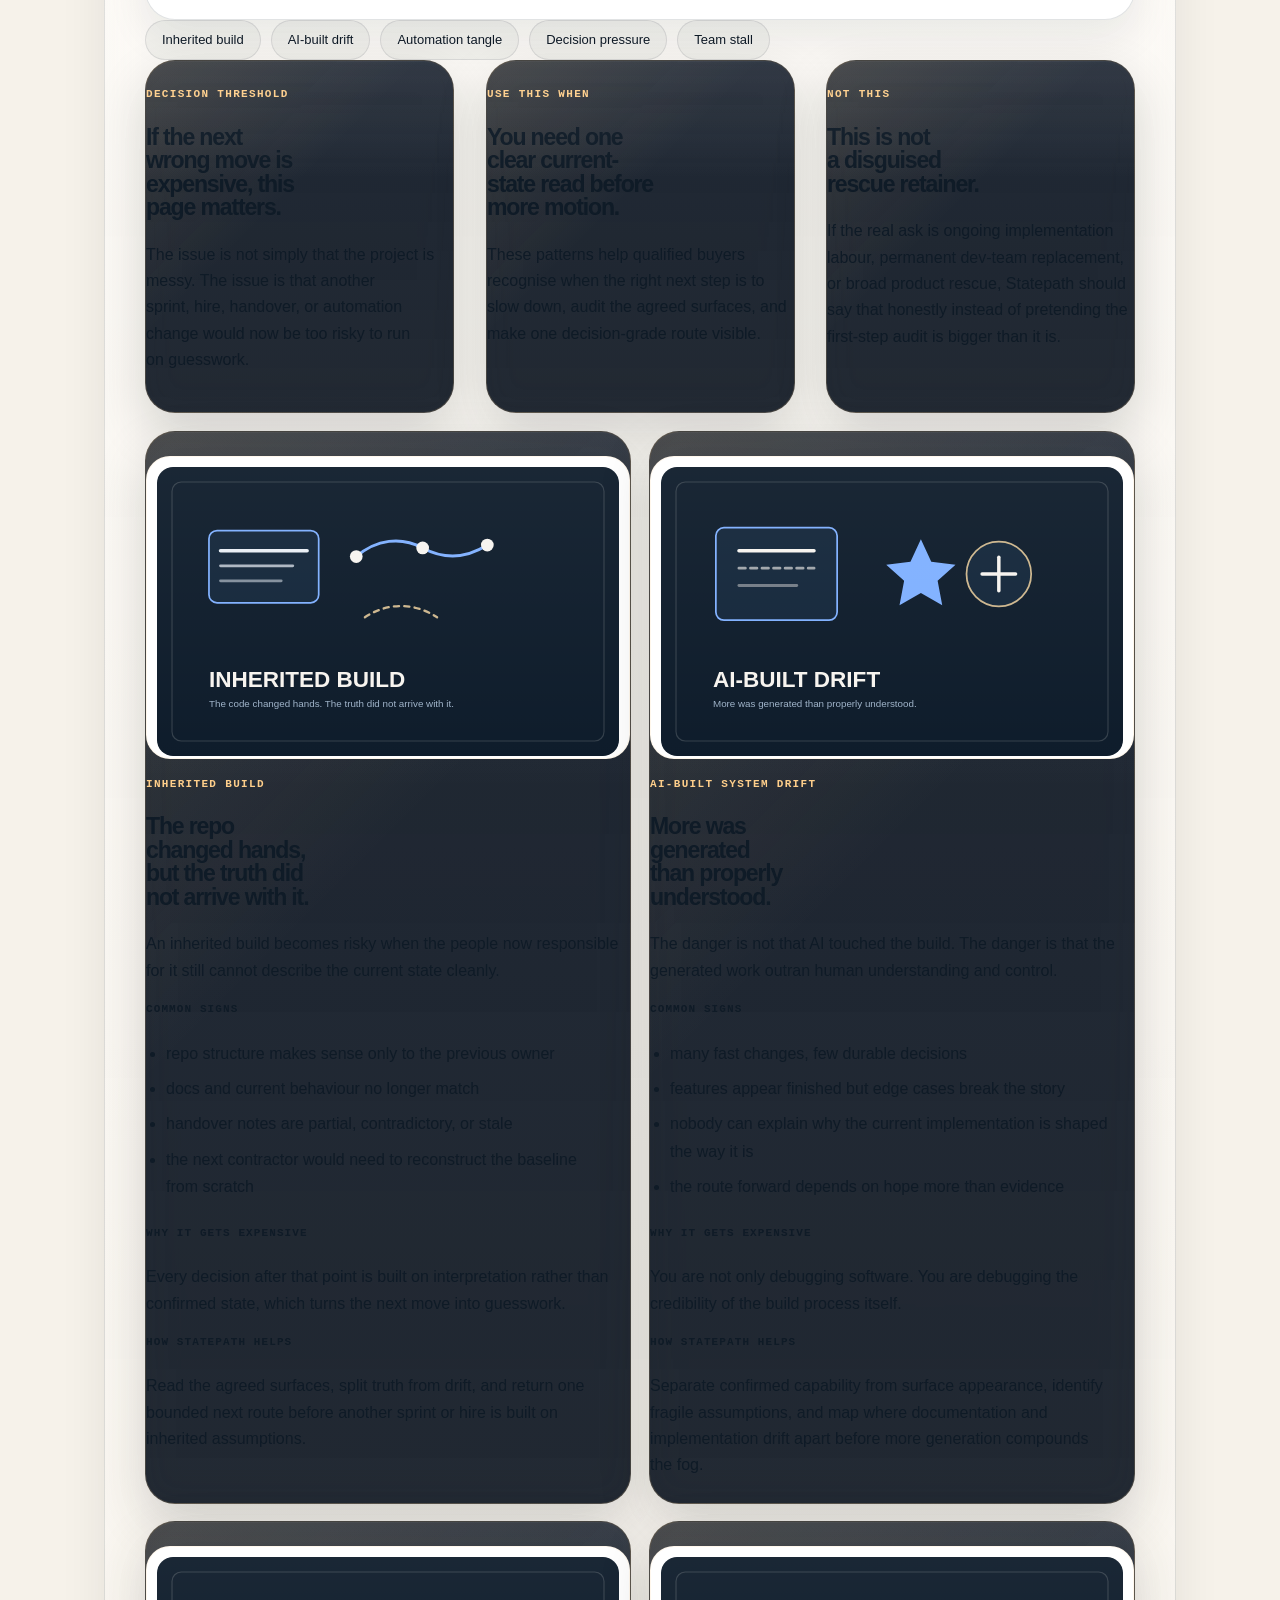
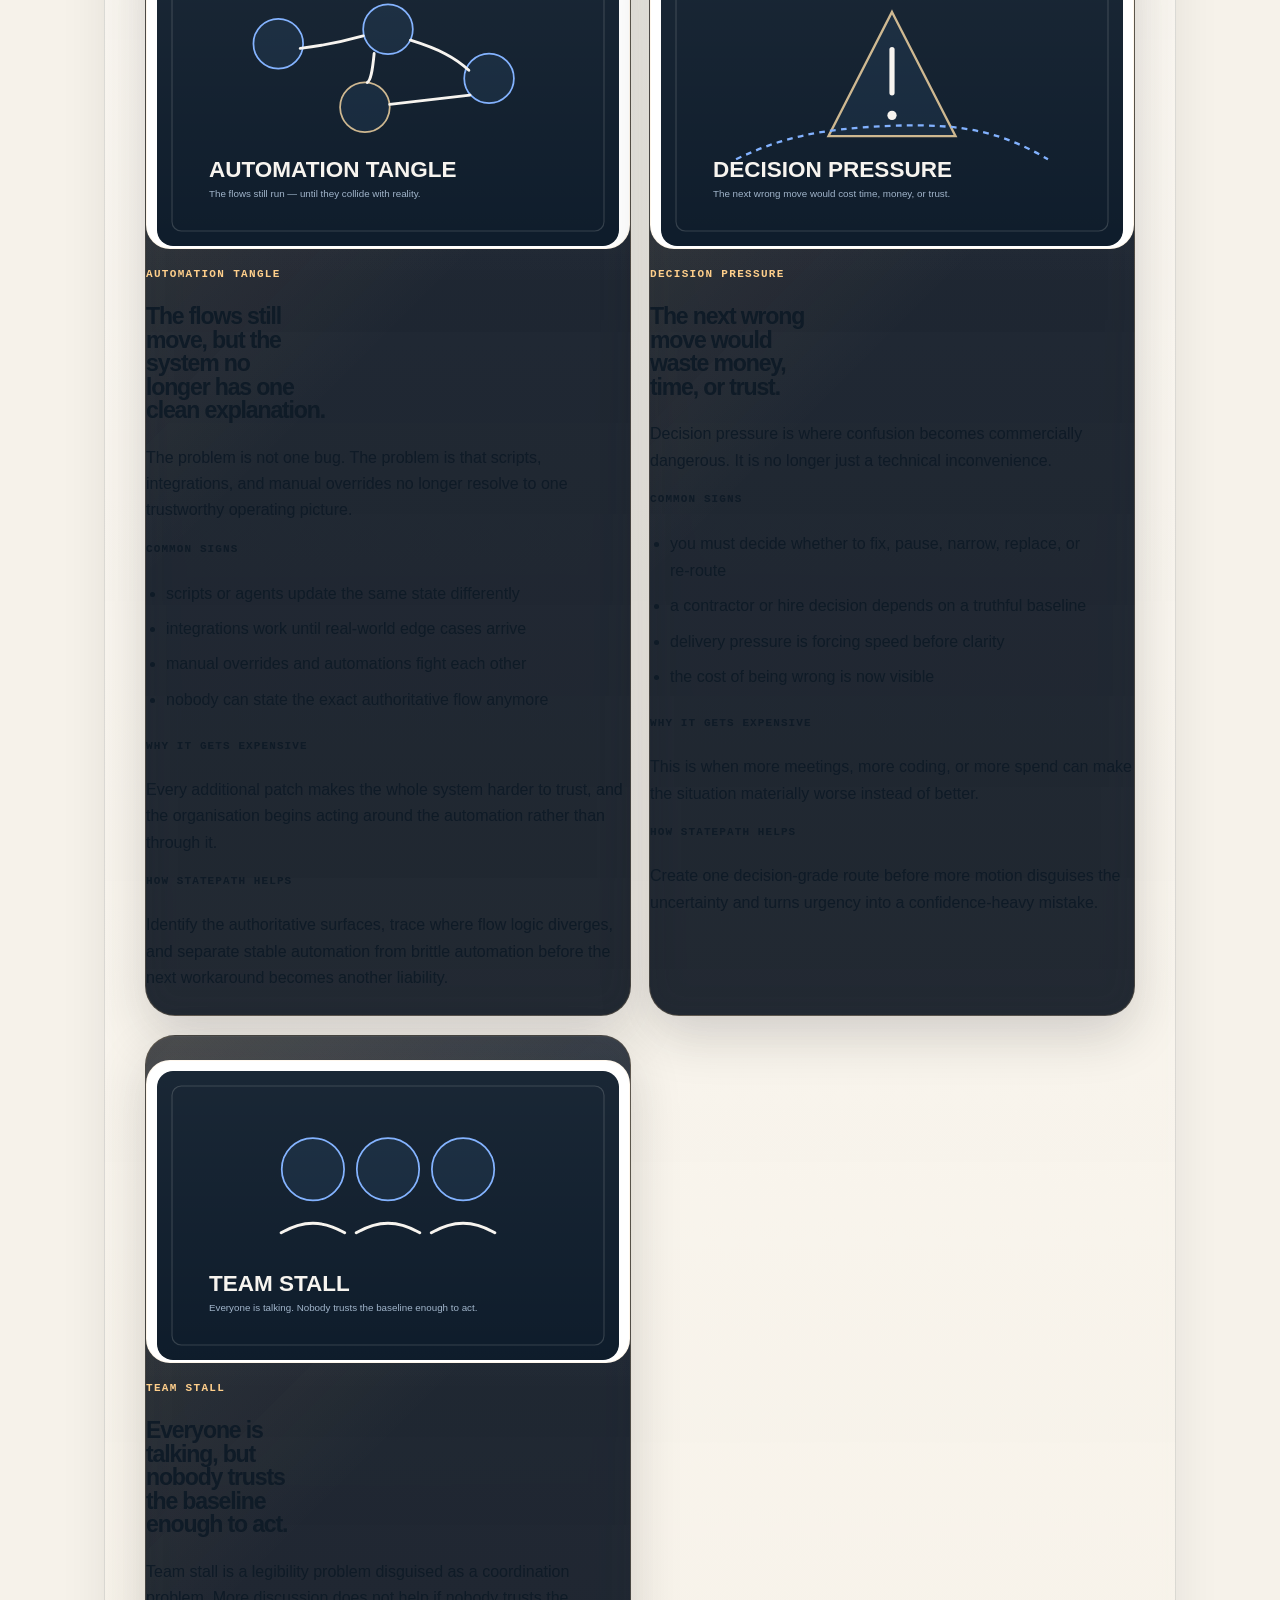
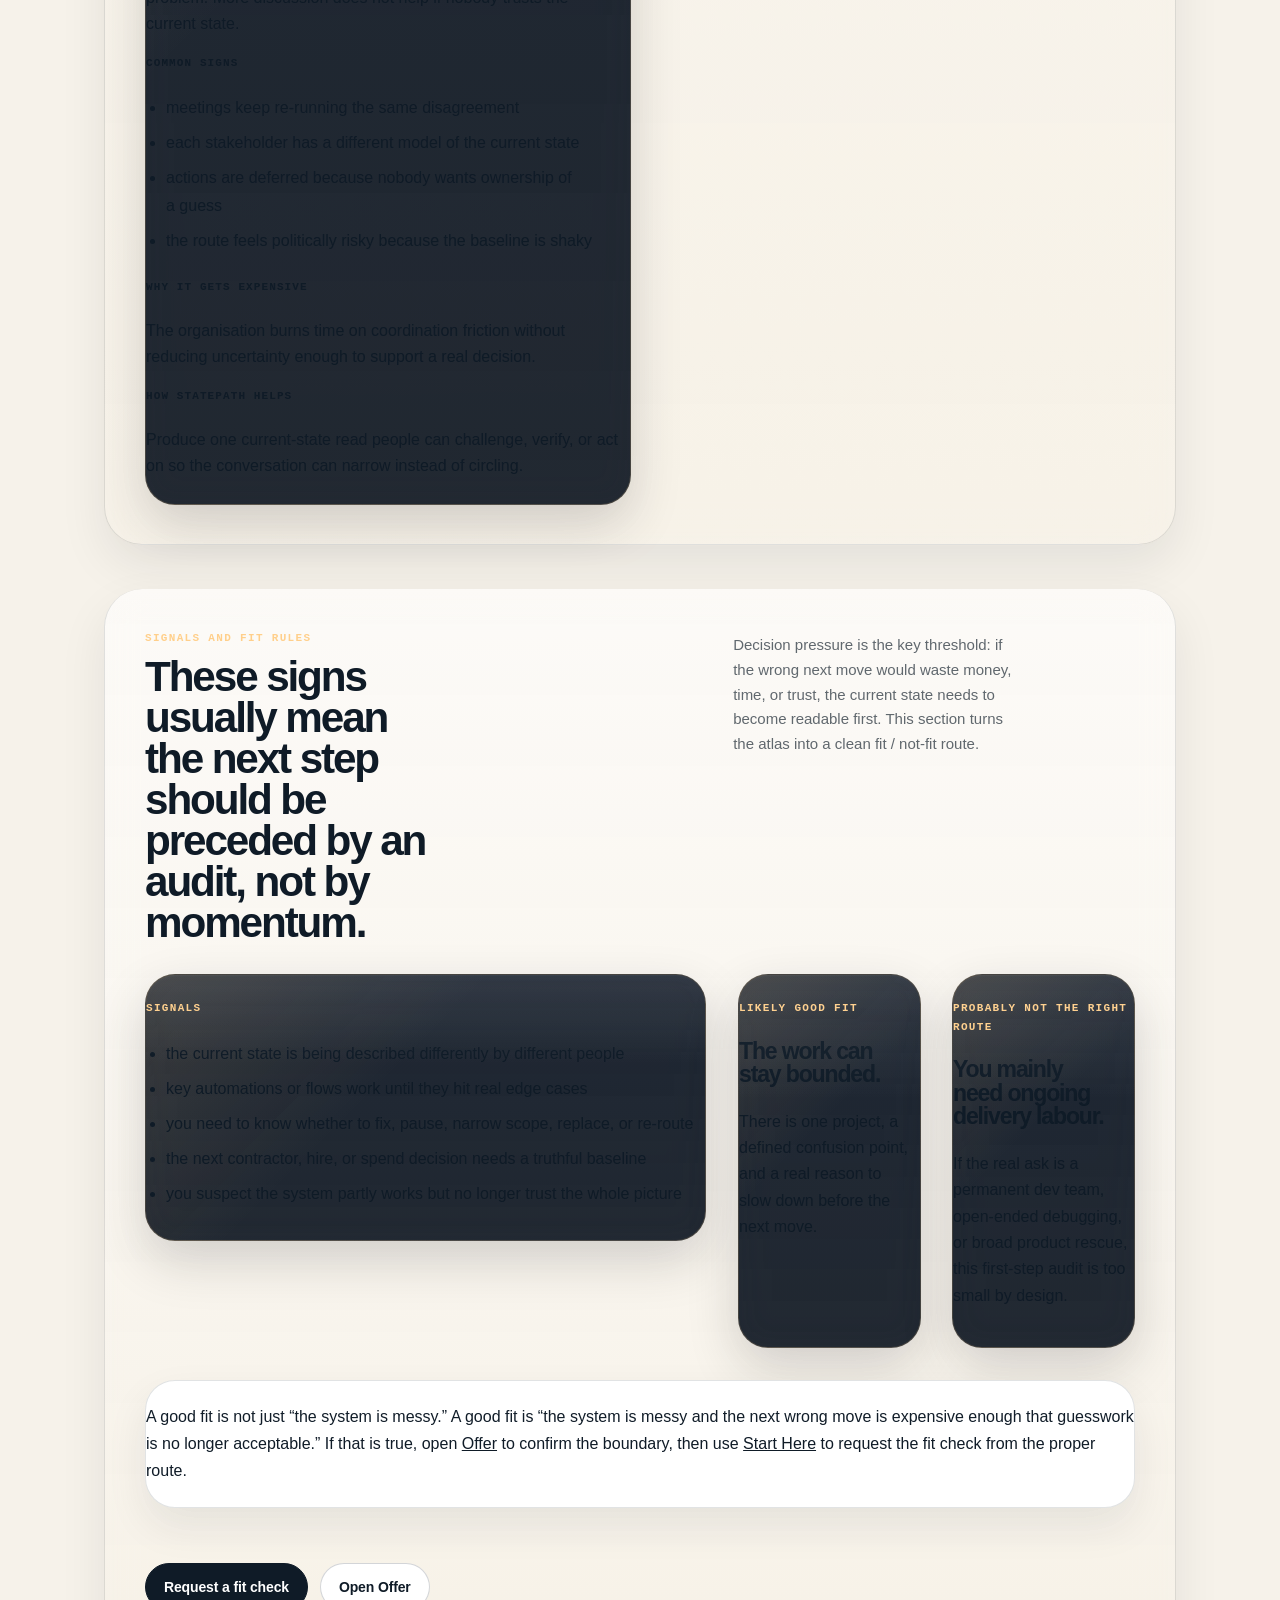
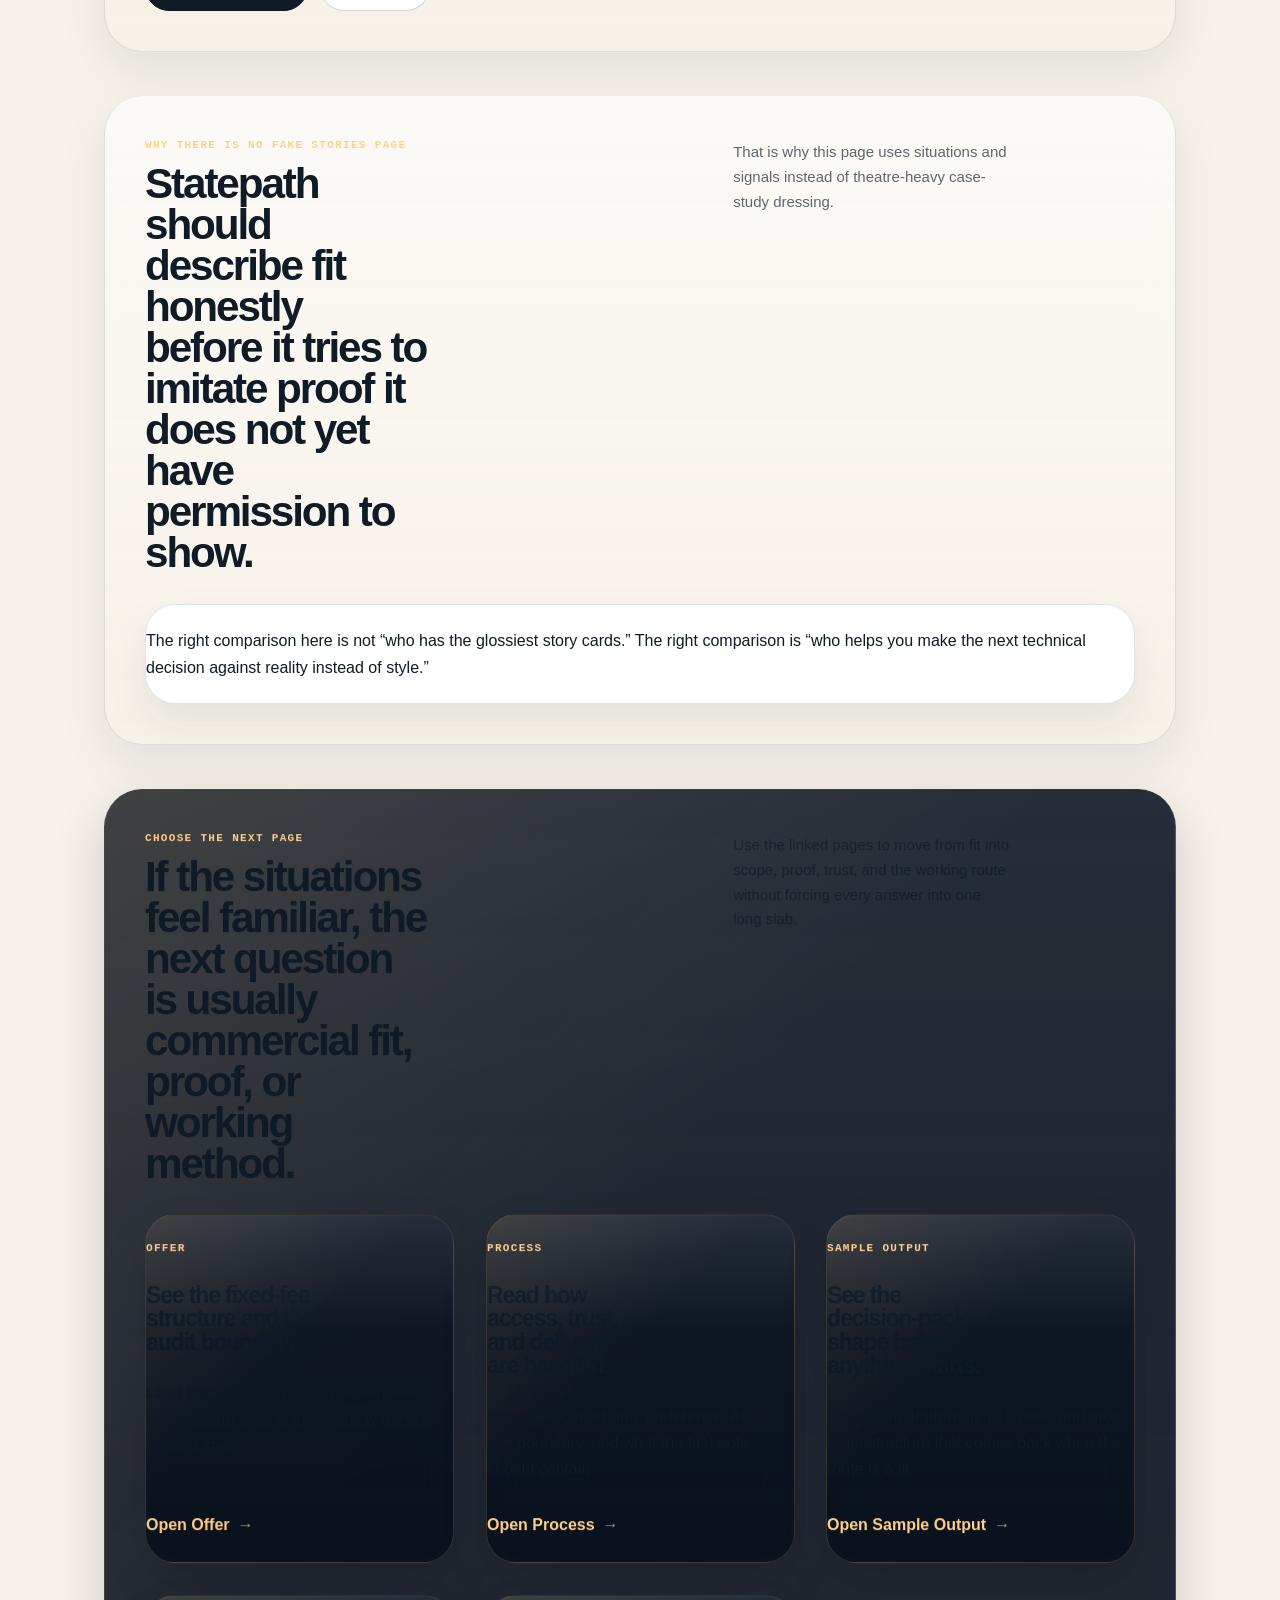
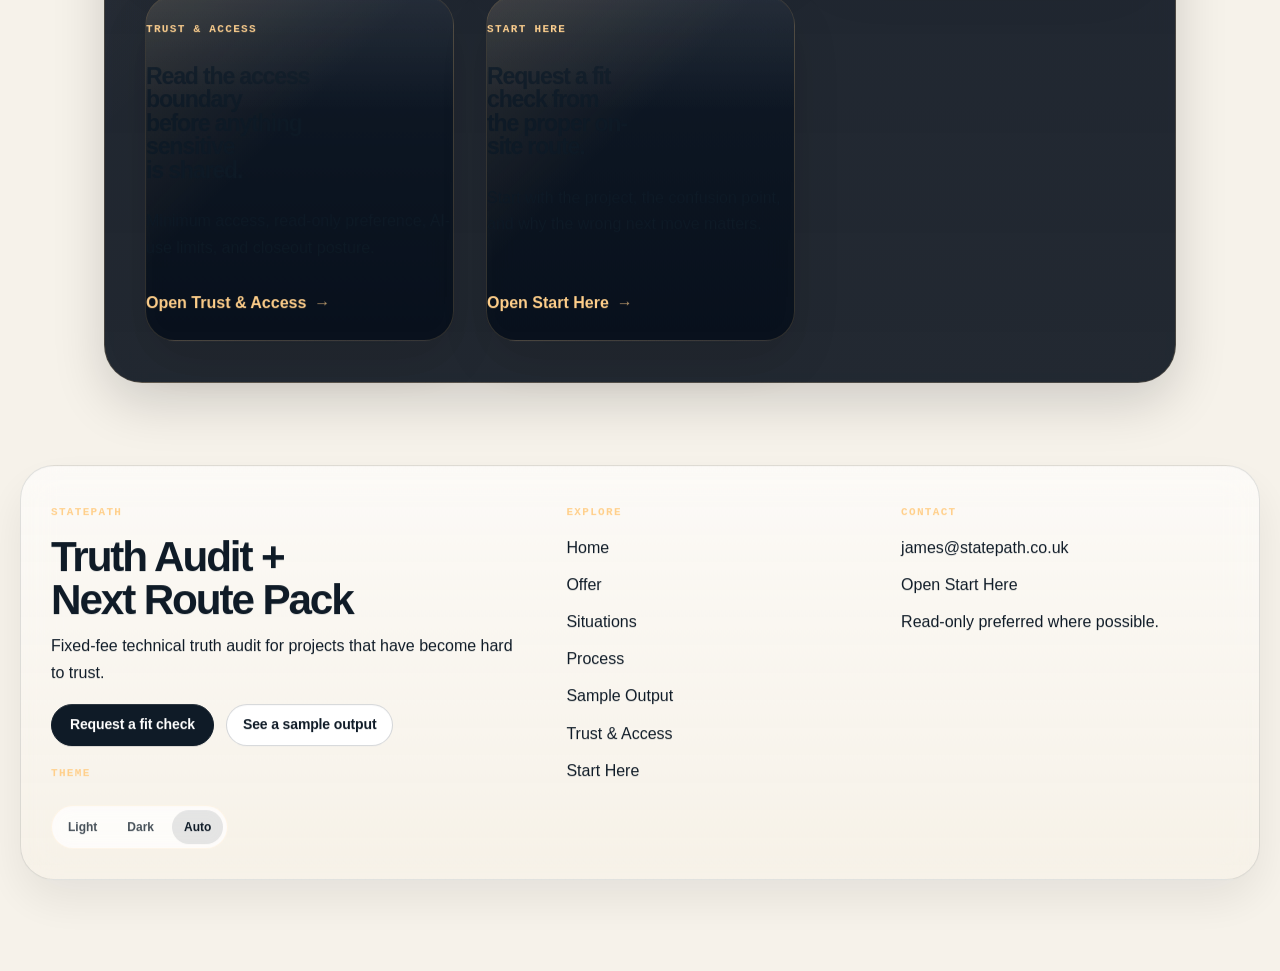
<file: situations.html>
<!doctype html>
<html lang="en">
<head>
  <meta charset="utf-8">
  <meta name="viewport" content="width=device-width, initial-scale=1">
  <title>When Statepath Fits — Situations, risks, and route boundaries</title>
  <meta name="description" content="See the trigger situations, fit signals, and route boundaries that make Statepath relevant before the next technical decision is made.">
  <meta name="theme-color" content="#0b1420">
  <script>
    (() => {
      try {
        const theme = localStorage.getItem('statepath-theme') || 'auto';
        const effective = theme === 'auto'
          ? (window.matchMedia && window.matchMedia('(prefers-color-scheme: light)').matches ? 'light' : 'dark')
          : theme;
        document.documentElement.setAttribute('data-theme', theme);
        document.documentElement.setAttribute('data-effective-theme', effective);
      } catch (error) {
        document.documentElement.setAttribute('data-theme', 'auto');
        document.documentElement.setAttribute('data-effective-theme', 'dark');
      }
    })();
  </script>
  <link rel="icon" href="./assets/statepath-favicon.svg" type="image/svg+xml">
  <link rel="stylesheet" href="./styles.css">
  <script src="./theme.js" defer></script>
</head>
<body class="sp2-world-situation-atlas">
  <div class="sp2-page sp2-page-situations">
    <header class="sp2-header">
      <div class="sp2-header-inner">
        <a class="sp2-brand" href="./index.html" aria-label="Statepath home">
          <img class="sp2-logo-light" src="./assets/statepath-lockup-light.png" alt="Statepath">
          <img class="sp2-logo-dark" src="./assets/statepath-lockup-dark.png" alt="Statepath">
        </a>

        <nav class="sp2-nav" aria-label="Primary navigation">
          <a href="./offer.html">Offer</a>
          <a href="./situations.html" aria-current="page">Situations</a>
          <a href="./process.html">Process</a>
          <a href="./sample-output.html">Sample Output</a>
          <a href="./trust-access.html">Trust &amp; Access</a>
        </nav>

        <div class="sp2-header-tools">
          <a class="sp2-button sp2-button-ghost" href="./start-here.html">Request a fit check</a>
        </div>
      </div>
    </header>

    <main class="sp2-main">
      <section class="sp2-hero">
        <div class="sp2-hero-grid">
          <div>
            <p class="sp2-eyebrow">Situations</p>
            <h1>Good fit when one or more situation patterns make the next technical move too expensive to guess.</h1>
            <p class="sp2-lede">Statepath is built for founders and technical leads with one live project, one real confusion point, and a strong reason to turn the current state into something readable before another sprint, hire, integration change, or spend decision makes things worse.</p>
            <div class="sp2-actions">
              <a class="sp2-button sp2-button-primary" href="./start-here.html">Request a fit check</a>
              <a class="sp2-button sp2-button-secondary" href="./sample-output.html">See a sample output</a>
            </div>
          </div>

          <aside class="sp2-panel">
            <p class="sp2-eyebrow">Fit snapshot</p>
            <div class="sp2-stack">
              <div class="sp2-row">
                <span class="sp2-label">Best fit</span>
                <strong>One live project with one real confusion point.</strong>
              </div>
              <div class="sp2-row">
                <span class="sp2-label">Warning sign</span>
                <strong>The wrong next move would waste money, time, or trust.</strong>
              </div>
              <div class="sp2-row">
                <span class="sp2-label">Not built for</span>
                <strong>Permanent dev-team replacement or unlimited rescue work.</strong>
              </div>
            </div>
          </aside>
        </div>
      </section>

      <section class="sp2-section">
        <div class="sp2-section-header">
          <div>
            <p class="sp2-eyebrow">Situation atlas</p>
            <h2>The route is strongest when the current state is live, messy, and decision-relevant.</h2>
          </div>
          <p class="sp2-section-note">These used to sit as separate detail leaves. They now live here as one disciplined atlas so the fit judgment can happen on one page instead of across scattered leftovers.</p>
        </div>

        <div class="sp2-callout">Use this page as the canonical public atlas of the five issue patterns. The old issue URLs now exist only as legacy redirect stubs into these modules.</div>

        <div class="sp2-prompt-chips">
          <a class="sp2-prompt-chip" href="#situation-inherited-build">Inherited build</a>
          <a class="sp2-prompt-chip" href="#situation-ai-built-drift">AI-built drift</a>
          <a class="sp2-prompt-chip" href="#situation-automation-tangle">Automation tangle</a>
          <a class="sp2-prompt-chip" href="#situation-decision-pressure">Decision pressure</a>
          <a class="sp2-prompt-chip" href="#situation-team-stall">Team stall</a>
        </div>

        <div class="sp2-card-grid sp2-card-grid-3">
          <article class="sp2-card">
            <span class="sp2-label">Decision threshold</span>
            <h3>If the next wrong move is expensive, this page matters.</h3>
            <p>The issue is not simply that the project is messy. The issue is that another sprint, hire, handover, or automation change would now be too risky to run on guesswork.</p>
          </article>
          <article class="sp2-card sp2-card-accent">
            <span class="sp2-label">Use this when</span>
            <h3>You need one clear current-state read before more motion.</h3>
            <p>These patterns help qualified buyers recognise when the right next step is to slow down, audit the agreed surfaces, and make one decision-grade route visible.</p>
          </article>
          <article class="sp2-card">
            <span class="sp2-label">Not this</span>
            <h3>This is not a disguised rescue retainer.</h3>
            <p>If the real ask is ongoing implementation labour, permanent dev-team replacement, or broad product rescue, Statepath should say that honestly instead of pretending the first-step audit is bigger than it is.</p>
          </article>
        </div>

        <div class="sp2-situation-grid">
          <article class="sp2-card sp2-situation-card" id="situation-inherited-build">
            <div class="sp2-media-frame">
              <img class="sp2-media-image" src="./assets/statepath-issue-inherited-build.svg" alt="Inherited build illustration">
            </div>
            <div class="sp2-media-body">
              <span class="sp2-label">Inherited build</span>
              <h3>The repo changed hands, but the truth did not arrive with it.</h3>
              <p>An inherited build becomes risky when the people now responsible for it still cannot describe the current state cleanly.</p>
            </div>
            <div class="sp2-situation-detail">
              <p class="sp2-situation-kicker">Common signs</p>
              <ul class="sp2-clean-list">
                <li>repo structure makes sense only to the previous owner</li>
                <li>docs and current behaviour no longer match</li>
                <li>handover notes are partial, contradictory, or stale</li>
                <li>the next contractor would need to reconstruct the baseline from scratch</li>
              </ul>
            </div>
            <div class="sp2-situation-detail">
              <p class="sp2-situation-kicker">Why it gets expensive</p>
              <p>Every decision after that point is built on interpretation rather than confirmed state, which turns the next move into guesswork.</p>
            </div>
            <div class="sp2-situation-detail">
              <p class="sp2-situation-kicker">How Statepath helps</p>
              <p>Read the agreed surfaces, split truth from drift, and return one bounded next route before another sprint or hire is built on inherited assumptions.</p>
            </div>
          </article>

          <article class="sp2-card sp2-situation-card" id="situation-ai-built-drift">
            <div class="sp2-media-frame">
              <img class="sp2-media-image" src="./assets/statepath-issue-ai-drift.svg" alt="AI-built drift illustration">
            </div>
            <div class="sp2-media-body">
              <span class="sp2-label">AI-built system drift</span>
              <h3>More was generated than properly understood.</h3>
              <p>The danger is not that AI touched the build. The danger is that the generated work outran human understanding and control.</p>
            </div>
            <div class="sp2-situation-detail">
              <p class="sp2-situation-kicker">Common signs</p>
              <ul class="sp2-clean-list">
                <li>many fast changes, few durable decisions</li>
                <li>features appear finished but edge cases break the story</li>
                <li>nobody can explain why the current implementation is shaped the way it is</li>
                <li>the route forward depends on hope more than evidence</li>
              </ul>
            </div>
            <div class="sp2-situation-detail">
              <p class="sp2-situation-kicker">Why it gets expensive</p>
              <p>You are not only debugging software. You are debugging the credibility of the build process itself.</p>
            </div>
            <div class="sp2-situation-detail">
              <p class="sp2-situation-kicker">How Statepath helps</p>
              <p>Separate confirmed capability from surface appearance, identify fragile assumptions, and map where documentation and implementation drift apart before more generation compounds the fog.</p>
            </div>
          </article>

          <article class="sp2-card sp2-situation-card" id="situation-automation-tangle">
            <div class="sp2-media-frame">
              <img class="sp2-media-image" src="./assets/statepath-issue-automation-tangle.svg" alt="Automation tangle illustration">
            </div>
            <div class="sp2-media-body">
              <span class="sp2-label">Automation tangle</span>
              <h3>The flows still move, but the system no longer has one clean explanation.</h3>
              <p>The problem is not one bug. The problem is that scripts, integrations, and manual overrides no longer resolve to one trustworthy operating picture.</p>
            </div>
            <div class="sp2-situation-detail">
              <p class="sp2-situation-kicker">Common signs</p>
              <ul class="sp2-clean-list">
                <li>scripts or agents update the same state differently</li>
                <li>integrations work until real-world edge cases arrive</li>
                <li>manual overrides and automations fight each other</li>
                <li>nobody can state the exact authoritative flow anymore</li>
              </ul>
            </div>
            <div class="sp2-situation-detail">
              <p class="sp2-situation-kicker">Why it gets expensive</p>
              <p>Every additional patch makes the whole system harder to trust, and the organisation begins acting around the automation rather than through it.</p>
            </div>
            <div class="sp2-situation-detail">
              <p class="sp2-situation-kicker">How Statepath helps</p>
              <p>Identify the authoritative surfaces, trace where flow logic diverges, and separate stable automation from brittle automation before the next workaround becomes another liability.</p>
            </div>
          </article>

          <article class="sp2-card sp2-situation-card" id="situation-decision-pressure">
            <div class="sp2-media-frame">
              <img class="sp2-media-image" src="./assets/statepath-issue-decision-pressure.svg" alt="Decision pressure illustration">
            </div>
            <div class="sp2-media-body">
              <span class="sp2-label">Decision pressure</span>
              <h3>The next wrong move would waste money, time, or trust.</h3>
              <p>Decision pressure is where confusion becomes commercially dangerous. It is no longer just a technical inconvenience.</p>
            </div>
            <div class="sp2-situation-detail">
              <p class="sp2-situation-kicker">Common signs</p>
              <ul class="sp2-clean-list">
                <li>you must decide whether to fix, pause, narrow, replace, or re-route</li>
                <li>a contractor or hire decision depends on a truthful baseline</li>
                <li>delivery pressure is forcing speed before clarity</li>
                <li>the cost of being wrong is now visible</li>
              </ul>
            </div>
            <div class="sp2-situation-detail">
              <p class="sp2-situation-kicker">Why it gets expensive</p>
              <p>This is when more meetings, more coding, or more spend can make the situation materially worse instead of better.</p>
            </div>
            <div class="sp2-situation-detail">
              <p class="sp2-situation-kicker">How Statepath helps</p>
              <p>Create one decision-grade route before more motion disguises the uncertainty and turns urgency into a confidence-heavy mistake.</p>
            </div>
          </article>

          <article class="sp2-card sp2-situation-card" id="situation-team-stall">
            <div class="sp2-media-frame">
              <img class="sp2-media-image" src="./assets/statepath-issue-team-stall.svg" alt="Team stall illustration">
            </div>
            <div class="sp2-media-body">
              <span class="sp2-label">Team stall</span>
              <h3>Everyone is talking, but nobody trusts the baseline enough to act.</h3>
              <p>Team stall is a legibility problem disguised as a coordination problem. More discussion does not help if nobody trusts the current state.</p>
            </div>
            <div class="sp2-situation-detail">
              <p class="sp2-situation-kicker">Common signs</p>
              <ul class="sp2-clean-list">
                <li>meetings keep re-running the same disagreement</li>
                <li>each stakeholder has a different model of the current state</li>
                <li>actions are deferred because nobody wants ownership of a guess</li>
                <li>the route feels politically risky because the baseline is shaky</li>
              </ul>
            </div>
            <div class="sp2-situation-detail">
              <p class="sp2-situation-kicker">Why it gets expensive</p>
              <p>The organisation burns time on coordination friction without reducing uncertainty enough to support a real decision.</p>
            </div>
            <div class="sp2-situation-detail">
              <p class="sp2-situation-kicker">How Statepath helps</p>
              <p>Produce one current-state read people can challenge, verify, or act on so the conversation can narrow instead of circling.</p>
            </div>
          </article>
        </div>
      </section>

      <section class="sp2-section sp2-section-quiet">
        <div class="sp2-section-header">
          <div>
            <p class="sp2-eyebrow">Signals and fit rules</p>
            <h2>These signs usually mean the next step should be preceded by an audit, not by momentum.</h2>
          </div>
          <p class="sp2-section-note">Decision pressure is the key threshold: if the wrong next move would waste money, time, or trust, the current state needs to become readable first. This section turns the atlas into a clean fit / not-fit route.</p>
        </div>

        <div class="sp2-split">
          <article class="sp2-card sp2-card-accent">
            <span class="sp2-label">Signals</span>
            <ul class="sp2-clean-list">
              <li>the current state is being described differently by different people</li>
              <li>key automations or flows work until they hit real edge cases</li>
              <li>you need to know whether to fix, pause, narrow scope, replace, or re-route</li>
              <li>the next contractor, hire, or spend decision needs a truthful baseline</li>
              <li>you suspect the system partly works but no longer trust the whole picture</li>
            </ul>
          </article>

          <div class="sp2-compare-grid">
            <article class="sp2-compare sp2-compare-good">
              <span class="sp2-label">Likely good fit</span>
              <h3>The work can stay bounded.</h3>
              <p>There is one project, a defined confusion point, and a real reason to slow down before the next move.</p>
            </article>

            <article class="sp2-compare sp2-compare-bad">
              <span class="sp2-label">Probably not the right route</span>
              <h3>You mainly need ongoing delivery labour.</h3>
              <p>If the real ask is a permanent dev team, open-ended debugging, or broad product rescue, this first-step audit is too small by design.</p>
            </article>
          </div>

          <div class="sp2-callout">A good fit is not just “the system is messy.” A good fit is “the system is messy and the next wrong move is expensive enough that guesswork is no longer acceptable.” If that is true, open <a href="./offer.html">Offer</a> to confirm the boundary, then use <a href="./start-here.html">Start Here</a> to request the fit check from the proper route.</div>

          <div class="sp2-actions">
            <a class="sp2-button sp2-button-primary" href="./start-here.html">Request a fit check</a>
            <a class="sp2-button sp2-button-secondary" href="./offer.html">Open Offer</a>
          </div>
        </div>
      </section>

      <section class="sp2-section">
        <div class="sp2-section-header">
          <div>
            <p class="sp2-eyebrow">Why there is no fake stories page</p>
            <h2>Statepath should describe fit honestly before it tries to imitate proof it does not yet have permission to show.</h2>
          </div>
          <p class="sp2-section-note">That is why this page uses situations and signals instead of theatre-heavy case-study dressing.</p>
        </div>

        <div class="sp2-callout">The right comparison here is not “who has the glossiest story cards.” The right comparison is “who helps you make the next technical decision against reality instead of style.”</div>
      </section>

      <section class="sp2-section sp2-section-dark">
        <div class="sp2-section-header">
          <div>
            <p class="sp2-eyebrow">Choose the next page</p>
            <h2>If the situations feel familiar, the next question is usually commercial fit, proof, or working method.</h2>
          </div>
          <p class="sp2-section-note">Use the linked pages to move from fit into scope, proof, trust, and the working route without forcing every answer into one long slab.</p>
        </div>

        <div class="sp2-link-grid">
          <a class="sp2-link-card" href="./offer.html">
            <span class="sp2-label">Offer</span>
            <h3>See the fixed-fee structure and the audit boundary.</h3>
            <p>Lead fee, follow-through lane, included outputs, and what is intentionally outside the first step.</p>
            <span class="sp2-link-cta">Open Offer</span>
          </a>

          <a class="sp2-link-card" href="./process.html">
            <span class="sp2-label">Process</span>
            <h3>Read how access, trust, and delivery are handled.</h3>
            <p>Scope lock, read-only preference, AI-use boundary, and what the first note should contain.</p>
            <span class="sp2-link-cta">Open Process</span>
          </a>

          <a class="sp2-link-card" href="./sample-output.html">
            <span class="sp2-label">Sample Output</span>
            <h3>See the decision-pack shape before anything starts.</h3>
            <p>Review the truth-map, risk-note, and next-route structure that comes back when the route is a fit.</p>
            <span class="sp2-link-cta">Open Sample Output</span>
          </a>

          <a class="sp2-link-card" href="./trust-access.html">
            <span class="sp2-label">Trust &amp; Access</span>
            <h3>Read the access boundary before anything sensitive is shared.</h3>
            <p>Minimum access, read-only preference, AI-use limits, and closeout posture.</p>
            <span class="sp2-link-cta">Open Trust &amp; Access</span>
          </a>

          <a class="sp2-link-card" href="./start-here.html">
            <span class="sp2-label">Start Here</span>
            <h3>Request a fit check from the proper on-site route.</h3>
            <p>Start with the project, the confusion point, and why the wrong next move matters.</p>
            <span class="sp2-link-cta">Open Start Here</span>
          </a>
        </div>
      </section>
    </main>

    <footer class="sp2-footer">
      <div class="sp2-footer-shell">
        <div class="sp2-footer-grid">
          <div>
            <p class="sp2-eyebrow">Statepath</p>
            <h2>Truth Audit + Next Route Pack</h2>
            <p class="sp2-footer-copy">Fixed-fee technical truth audit for projects that have become hard to trust.</p>
            <div class="sp2-footer-cta">
              <a class="sp2-button sp2-button-primary" href="./start-here.html#fit-check-form">Request a fit check</a>
              <a class="sp2-button sp2-button-ghost" href="./sample-output.html">See a sample output</a>
            </div>
            <div class="sp2-footer-theme">
              <span class="sp2-label">Theme</span>
              <div class="sp2-theme-toggle" role="group" aria-label="Theme switcher">
                <button class="sp2-theme-button" type="button" data-theme-choice="light">Light</button>
                <button class="sp2-theme-button" type="button" data-theme-choice="dark">Dark</button>
                <button class="sp2-theme-button" type="button" data-theme-choice="auto">Auto</button>
              </div>
            </div>
          </div>

          <div>
            <span class="sp2-label">Explore</span>
            <div class="sp2-footer-links">
              <a href="./index.html">Home</a>
              <a href="./offer.html">Offer</a>
              <a href="./situations.html">Situations</a>
              <a href="./process.html">Process</a>
              <a href="./sample-output.html">Sample Output</a>
              <a href="./trust-access.html">Trust &amp; Access</a>
              <a href="./start-here.html">Start Here</a>
            </div>
          </div>

          <div>
            <span class="sp2-label">Contact</span>
            <div class="sp2-footer-links">
              <a href="mailto:james@statepath.co.uk?subject=Statepath%20fit%20check&body=Project:%0AConfusion%20point:%0AWhy%20the%20wrong%20next%20move%20matters:%0AExisting%20surfaces:%0A">james@statepath.co.uk</a>
              <a href="./start-here.html#fit-check-form">Open Start Here</a>
              <span>Read-only preferred where possible.</span>
            </div>
          </div>
        </div>
      </div>
    </footer>
  </div>
</body>
</html>
</file>
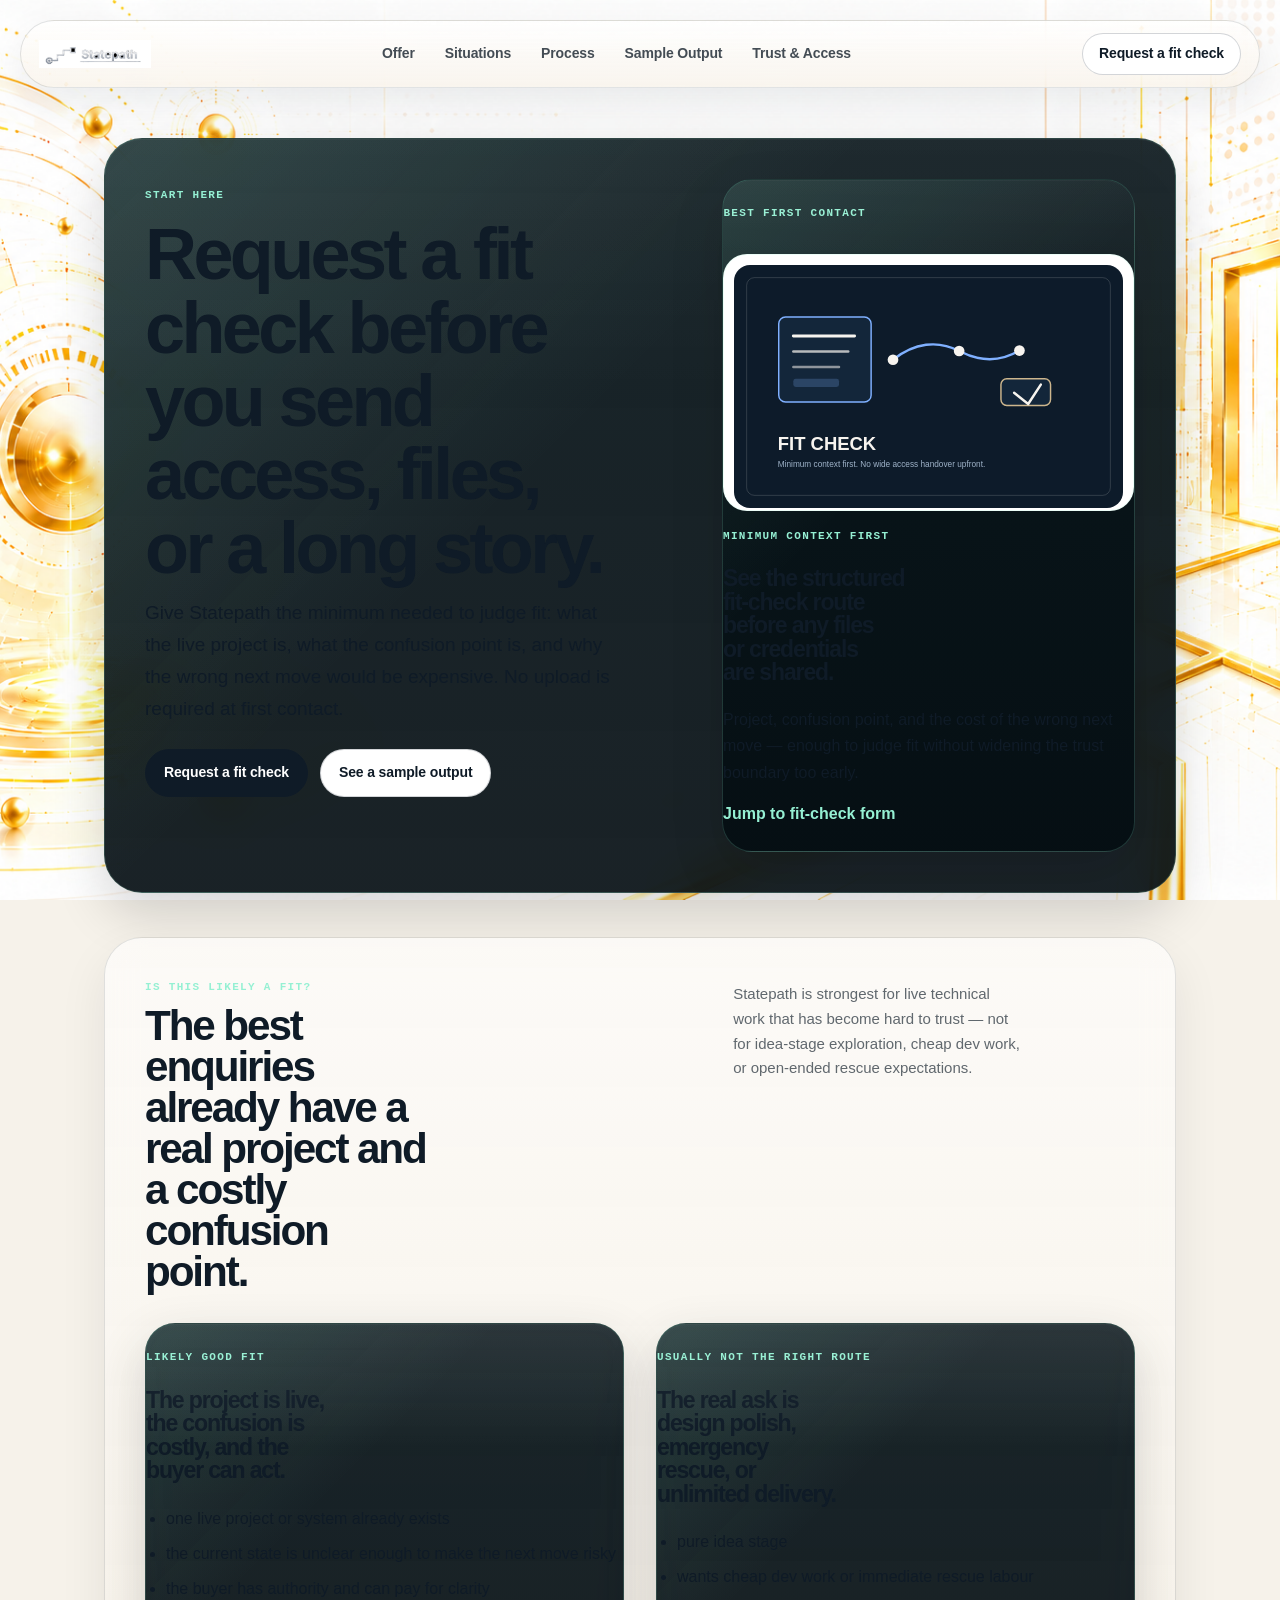
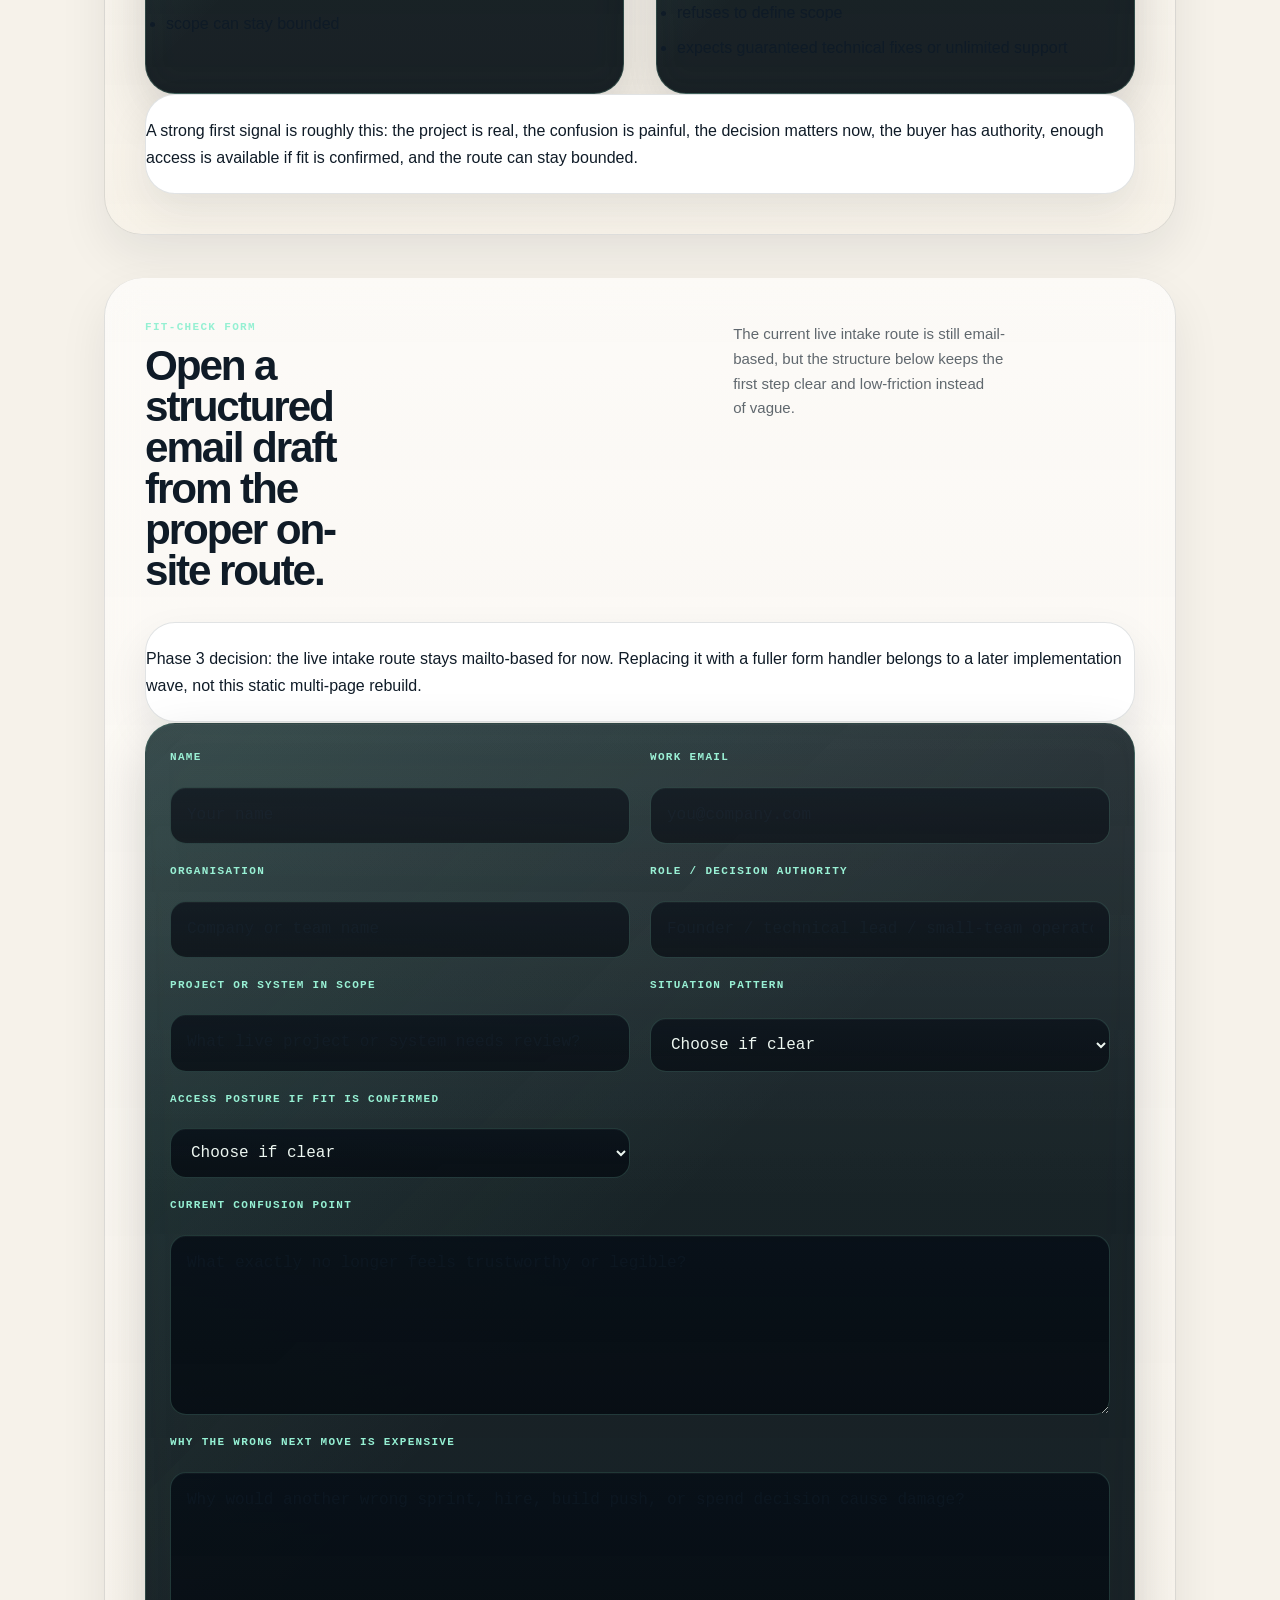
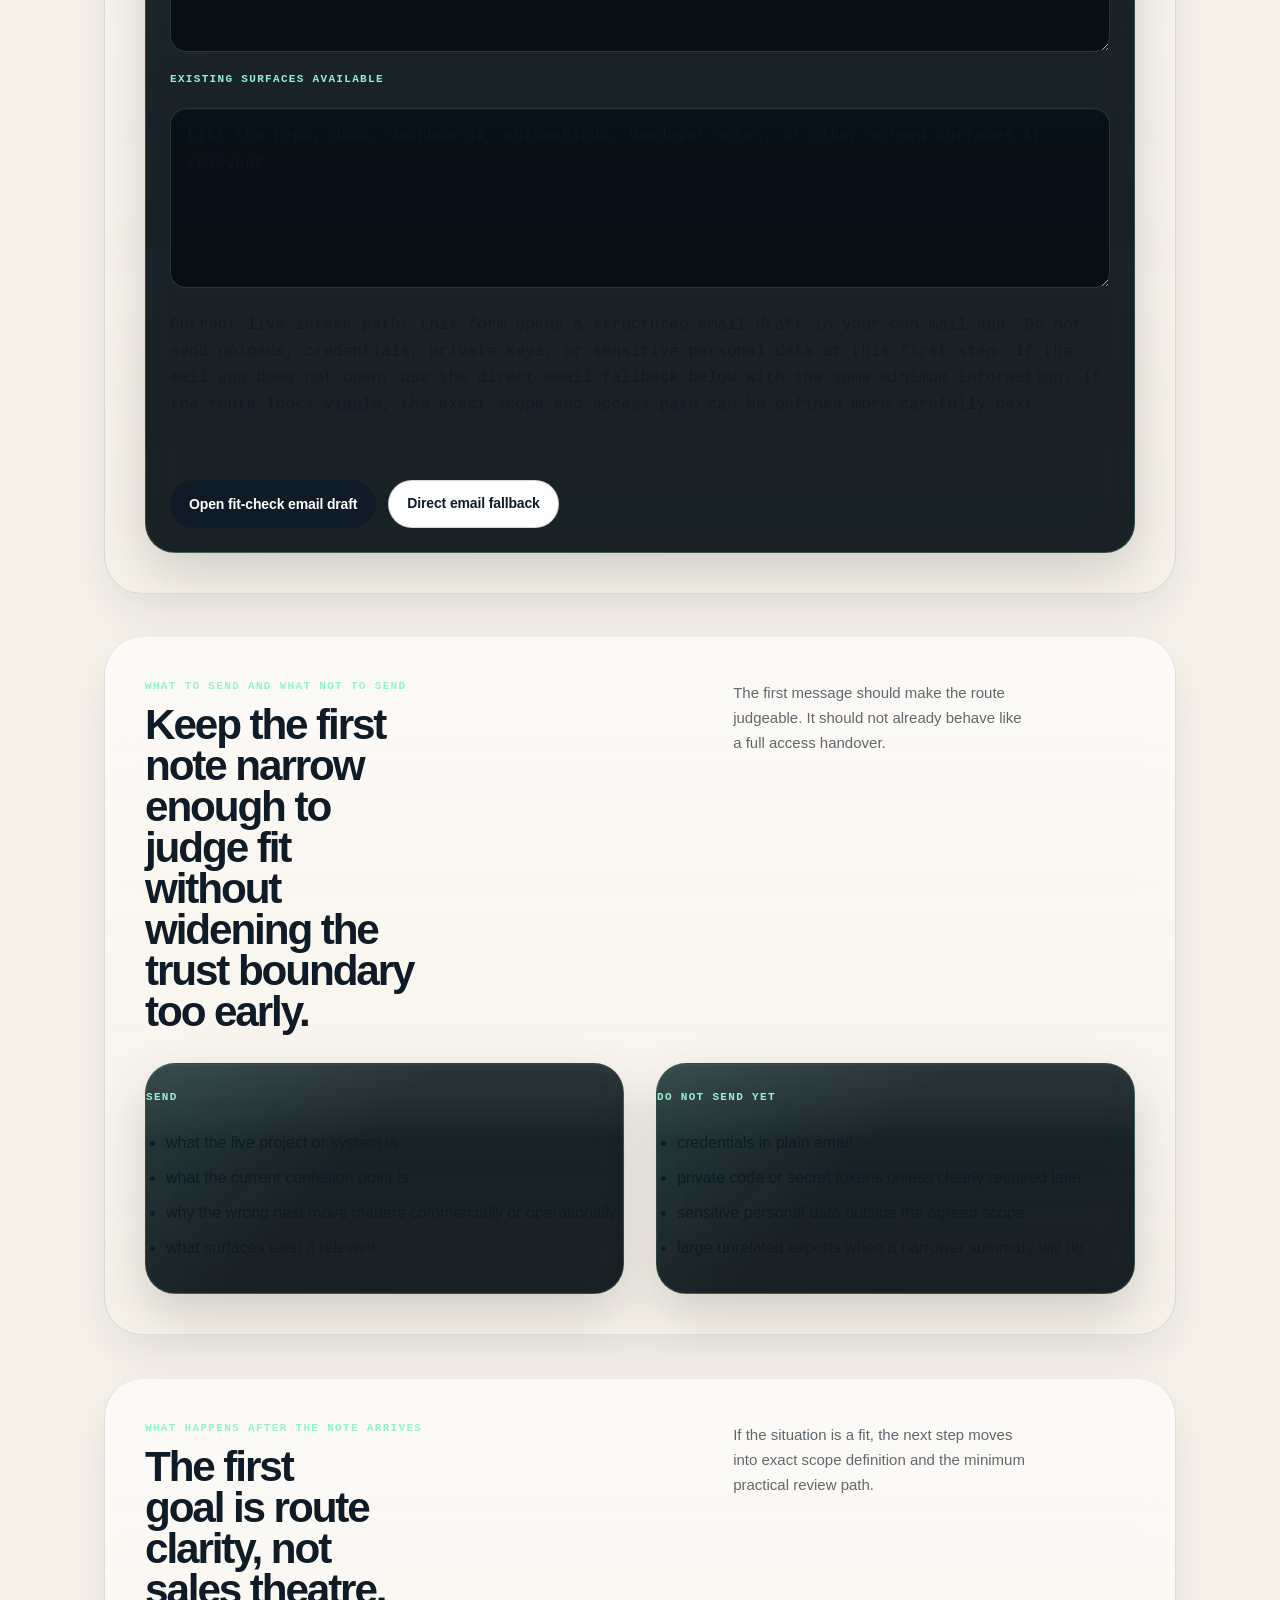
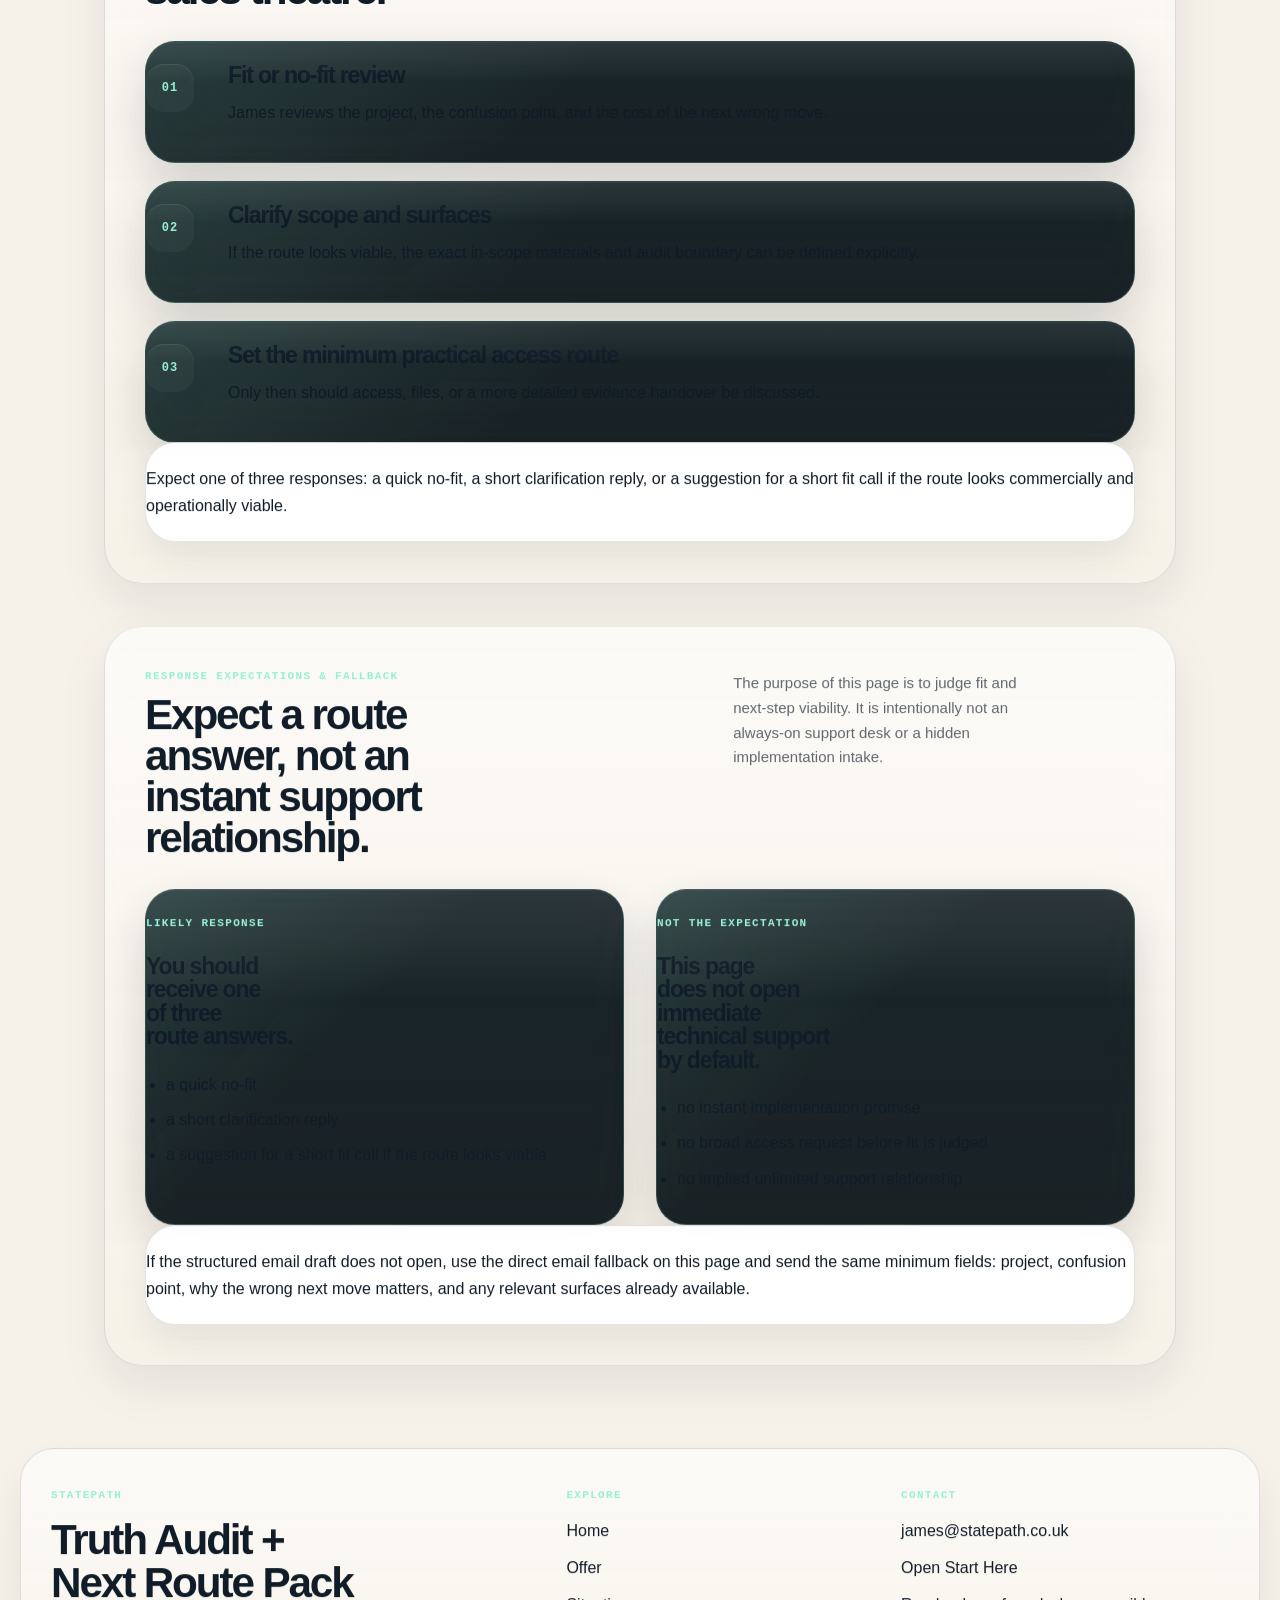
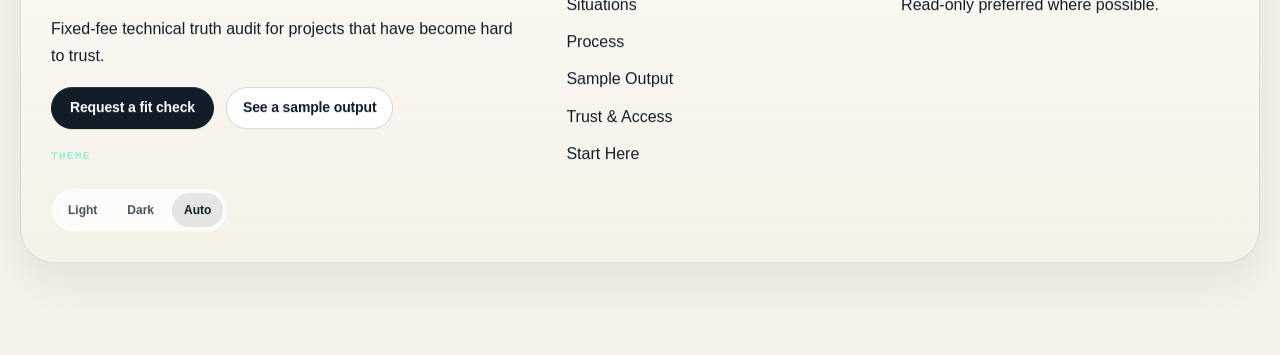
<file: start-here.html>
<!doctype html>
<html lang="en">
<head>
  <meta charset="utf-8">
  <meta name="viewport" content="width=device-width, initial-scale=1">
  <title>Start Here | Request a Statepath fit check</title>
  <meta name="description" content="Start a Statepath fit check with a short, structured summary of the project, confusion point, and why the wrong next move matters.">
  <meta name="theme-color" content="#0b1420">
  <script>
    (() => {
      try {
        const theme = localStorage.getItem('statepath-theme') || 'auto';
        const effective = theme === 'auto'
          ? (window.matchMedia && window.matchMedia('(prefers-color-scheme: light)').matches ? 'light' : 'dark')
          : theme;
        document.documentElement.setAttribute('data-theme', theme);
        document.documentElement.setAttribute('data-effective-theme', effective);
      } catch (error) {
        document.documentElement.setAttribute('data-theme', 'auto');
        document.documentElement.setAttribute('data-effective-theme', 'dark');
      }
    })();
  </script>
  <link rel="icon" href="./assets/statepath-favicon.svg" type="image/svg+xml">
  <link rel="stylesheet" href="./styles.css">
  <script src="./theme.js" defer></script>
</head>
<body class="sp2-world-intake-terminal">
  <div class="sp2-page sp2-page-start-here">
    <header class="sp2-header">
      <div class="sp2-header-inner">
        <a class="sp2-brand" href="./index.html" aria-label="Statepath home">
          <img class="sp2-logo-light" src="./assets/statepath-lockup-light.png" alt="Statepath">
          <img class="sp2-logo-dark" src="./assets/statepath-lockup-dark.png" alt="Statepath">
        </a>

        <nav class="sp2-nav" aria-label="Primary navigation">
          <a href="./offer.html">Offer</a>
          <a href="./situations.html">Situations</a>
          <a href="./process.html">Process</a>
          <a href="./sample-output.html">Sample Output</a>
          <a href="./trust-access.html">Trust &amp; Access</a>
        </nav>

        <div class="sp2-header-tools">
          <a class="sp2-button sp2-button-ghost" href="#fit-check-form">Request a fit check</a>
        </div>
      </div>
    </header>

    <main class="sp2-main">
      <section class="sp2-hero">
        <div class="sp2-hero-grid">
          <div>
            <p class="sp2-eyebrow">Start Here</p>
            <h1>Request a fit check before you send access, files, or a long story.</h1>
            <p class="sp2-lede">Give Statepath the minimum needed to judge fit: what the live project is, what the confusion point is, and why the wrong next move would be expensive. No upload is required at first contact.</p>
            <div class="sp2-actions">
              <a class="sp2-button sp2-button-primary" href="#fit-check-form">Request a fit check</a>
              <a class="sp2-button sp2-button-secondary" href="./sample-output.html">See a sample output</a>
            </div>
          </div>

          <aside class="sp2-panel sp2-panel-media">
            <p class="sp2-eyebrow">Best first contact</p>
            <a class="sp2-panel-link sp2-media-card" href="#fit-check-form">
              <div class="sp2-media-frame">
                <img class="sp2-media-image" src="./assets/statepath-visual-fit-check.svg" alt="Fit-check illustration">
              </div>
              <div class="sp2-media-body">
                <span class="sp2-label">Minimum context first</span>
                <h3>See the structured fit-check route before any files or credentials are shared.</h3>
                <p>Project, confusion point, and the cost of the wrong next move — enough to judge fit without widening the trust boundary too early.</p>
                <span class="sp2-link-cta">Jump to fit-check form</span>
              </div>
            </a>
          </aside>
        </div>
      </section>

      <section class="sp2-section sp2-section-quiet">
        <div class="sp2-section-header">
          <div>
            <p class="sp2-eyebrow">Is this likely a fit?</p>
            <h2>The best enquiries already have a real project and a costly confusion point.</h2>
          </div>
          <p class="sp2-section-note">Statepath is strongest for live technical work that has become hard to trust — not for idea-stage exploration, cheap dev work, or open-ended rescue expectations.</p>
        </div>

        <div class="sp2-compare-grid">
          <article class="sp2-compare sp2-compare-good">
            <span class="sp2-label">Likely good fit</span>
            <h3>The project is live, the confusion is costly, and the buyer can act.</h3>
            <ul class="sp2-clean-list">
              <li>one live project or system already exists</li>
              <li>the current state is unclear enough to make the next move risky</li>
              <li>the buyer has authority and can pay for clarity</li>
              <li>scope can stay bounded</li>
            </ul>
          </article>
          <article class="sp2-compare sp2-compare-bad">
            <span class="sp2-label">Usually not the right route</span>
            <h3>The real ask is design polish, emergency rescue, or unlimited delivery.</h3>
            <ul class="sp2-clean-list">
              <li>pure idea stage</li>
              <li>wants cheap dev work or immediate rescue labour</li>
              <li>refuses to define scope</li>
              <li>expects guaranteed technical fixes or unlimited support</li>
            </ul>
          </article>
        </div>

        <div class="sp2-callout">A strong first signal is roughly this: the project is real, the confusion is painful, the decision matters now, the buyer has authority, enough access is available if fit is confirmed, and the route can stay bounded.</div>
      </section>

      <section class="sp2-section">
        <div class="sp2-section-header">
          <div>
            <p class="sp2-eyebrow">Fit-check form</p>
            <h2>Open a structured email draft from the proper on-site route.</h2>
          </div>
          <p class="sp2-section-note">The current live intake route is still email-based, but the structure below keeps the first step clear and low-friction instead of vague.</p>
        </div>

        <div class="sp2-callout">Phase 3 decision: the live intake route stays mailto-based for now. Replacing it with a fuller form handler belongs to a later implementation wave, not this static multi-page rebuild.</div>

        <form class="sp2-page-form" id="fit-check-form">
          <div class="sp2-form-grid">
            <label class="sp2-field">
              <span class="sp2-label">Name</span>
              <input class="sp2-input" type="text" name="name" required placeholder="Your name">
            </label>
            <label class="sp2-field">
              <span class="sp2-label">Work email</span>
              <input class="sp2-input" type="email" name="email" required placeholder="you@company.com">
            </label>
            <label class="sp2-field">
              <span class="sp2-label">Organisation</span>
              <input class="sp2-input" type="text" name="organisation" placeholder="Company or team name">
            </label>
            <label class="sp2-field">
              <span class="sp2-label">Role / decision authority</span>
              <input class="sp2-input" type="text" name="role" placeholder="Founder / technical lead / small-team operator">
            </label>
            <label class="sp2-field">
              <span class="sp2-label">Project or system in scope</span>
              <input class="sp2-input" type="text" name="project" required placeholder="What live project or system needs review?">
            </label>
            <label class="sp2-field">
              <span class="sp2-label">Situation pattern</span>
              <select class="sp2-input" name="situation">
                <option value="">Choose if clear</option>
                <option value="Inherited build">Inherited build</option>
                <option value="AI-built drift">AI-built drift</option>
                <option value="Automation tangle">Automation tangle</option>
                <option value="Decision pressure">Decision pressure</option>
                <option value="Team stall">Team stall</option>
                <option value="Other / not sure yet">Other / not sure yet</option>
              </select>
            </label>
            <label class="sp2-field">
              <span class="sp2-label">Access posture if fit is confirmed</span>
              <select class="sp2-input" name="accessPosture">
                <option value="">Choose if clear</option>
                <option value="Docs only available">Docs only available</option>
                <option value="Read-only likely">Read-only likely</option>
                <option value="Wider access may be needed">Wider access may be needed</option>
                <option value="Not sure yet">Not sure yet</option>
              </select>
            </label>
            <label class="sp2-field sp2-field-full">
              <span class="sp2-label">Current confusion point</span>
              <textarea class="sp2-textarea" name="confusion" required placeholder="What exactly no longer feels trustworthy or legible?"></textarea>
            </label>
            <label class="sp2-field sp2-field-full">
              <span class="sp2-label">Why the wrong next move is expensive</span>
              <textarea class="sp2-textarea" name="cost" required placeholder="Why would another wrong sprint, hire, build push, or spend decision cause damage?"></textarea>
            </label>
            <label class="sp2-field sp2-field-full">
              <span class="sp2-label">Existing surfaces available</span>
              <textarea class="sp2-textarea" name="surfaces" placeholder="List the repo, docs, dashboards, automations, handover notes, or other agreed surfaces if relevant."></textarea>
            </label>
          </div>

          <p class="sp2-form-note">Current live intake path: this form opens a structured email draft in your own mail app. Do not send uploads, credentials, private keys, or sensitive personal data at this first step. If the mail app does not open, use the direct email fallback below with the same minimum information. If the route looks viable, the exact scope and access path can be defined more carefully next.</p>

          <div class="sp2-actions">
            <button class="sp2-button sp2-button-primary" type="submit">Open fit-check email draft</button>
            <a class="sp2-button sp2-button-secondary" href="mailto:james@statepath.co.uk?subject=Statepath%20fit%20check">Direct email fallback</a>
          </div>
        </form>
      </section>

      <section class="sp2-section sp2-section-quiet">
        <div class="sp2-section-header">
          <div>
            <p class="sp2-eyebrow">What to send and what not to send</p>
            <h2>Keep the first note narrow enough to judge fit without widening the trust boundary too early.</h2>
          </div>
          <p class="sp2-section-note">The first message should make the route judgeable. It should not already behave like a full access handover.</p>
        </div>

        <div class="sp2-card-grid sp2-card-grid-2">
          <article class="sp2-card sp2-card-accent">
            <span class="sp2-label">Send</span>
            <ul class="sp2-clean-list">
              <li>what the live project or system is</li>
              <li>what the current confusion point is</li>
              <li>why the wrong next move matters commercially or operationally</li>
              <li>what surfaces exist if relevant</li>
            </ul>
          </article>
          <article class="sp2-card">
            <span class="sp2-label">Do not send yet</span>
            <ul class="sp2-clean-list">
              <li>credentials in plain email</li>
              <li>private code or secret tokens unless clearly required later</li>
              <li>sensitive personal data outside the agreed scope</li>
              <li>large unrelated exports when a narrower summary will do</li>
            </ul>
          </article>
        </div>
      </section>

      <section class="sp2-section">
        <div class="sp2-section-header">
          <div>
            <p class="sp2-eyebrow">What happens after the note arrives</p>
            <h2>The first goal is route clarity, not sales theatre.</h2>
          </div>
          <p class="sp2-section-note">If the situation is a fit, the next step moves into exact scope definition and the minimum practical review path.</p>
        </div>

        <div class="sp2-steps">
          <article class="sp2-step">
            <span class="sp2-step-number">01</span>
            <div>
              <h3>Fit or no-fit review</h3>
              <p>James reviews the project, the confusion point, and the cost of the next wrong move.</p>
            </div>
          </article>
          <article class="sp2-step">
            <span class="sp2-step-number">02</span>
            <div>
              <h3>Clarify scope and surfaces</h3>
              <p>If the route looks viable, the exact in-scope materials and audit boundary can be defined explicitly.</p>
            </div>
          </article>
          <article class="sp2-step">
            <span class="sp2-step-number">03</span>
            <div>
              <h3>Set the minimum practical access route</h3>
              <p>Only then should access, files, or a more detailed evidence handover be discussed.</p>
            </div>
          </article>
        </div>

        <div class="sp2-callout">Expect one of three responses: a quick no-fit, a short clarification reply, or a suggestion for a short fit call if the route looks commercially and operationally viable.</div>
      </section>

      <section class="sp2-section sp2-section-quiet">
        <div class="sp2-section-header">
          <div>
            <p class="sp2-eyebrow">Response expectations &amp; fallback</p>
            <h2>Expect a route answer, not an instant support relationship.</h2>
          </div>
          <p class="sp2-section-note">The purpose of this page is to judge fit and next-step viability. It is intentionally not an always-on support desk or a hidden implementation intake.</p>
        </div>

        <div class="sp2-compare-grid">
          <article class="sp2-compare sp2-compare-good">
            <span class="sp2-label">Likely response</span>
            <h3>You should receive one of three route answers.</h3>
            <ul class="sp2-clean-list">
              <li>a quick no-fit</li>
              <li>a short clarification reply</li>
              <li>a suggestion for a short fit call if the route looks viable</li>
            </ul>
          </article>

          <article class="sp2-compare sp2-compare-bad">
            <span class="sp2-label">Not the expectation</span>
            <h3>This page does not open immediate technical support by default.</h3>
            <ul class="sp2-clean-list">
              <li>no instant implementation promise</li>
              <li>no broad access request before fit is judged</li>
              <li>no implied unlimited support relationship</li>
            </ul>
          </article>
        </div>

        <div class="sp2-callout">If the structured email draft does not open, use the direct email fallback on this page and send the same minimum fields: project, confusion point, why the wrong next move matters, and any relevant surfaces already available.</div>
      </section>
    </main>

    <footer class="sp2-footer">
      <div class="sp2-footer-shell">
        <div class="sp2-footer-grid">
          <div>
            <p class="sp2-eyebrow">Statepath</p>
            <h2>Truth Audit + Next Route Pack</h2>
            <p class="sp2-footer-copy">Fixed-fee technical truth audit for projects that have become hard to trust.</p>
            <div class="sp2-footer-cta">
              <a class="sp2-button sp2-button-primary" href="#fit-check-form">Request a fit check</a>
              <a class="sp2-button sp2-button-ghost" href="./sample-output.html">See a sample output</a>
            </div>
            <div class="sp2-footer-theme">
              <span class="sp2-label">Theme</span>
              <div class="sp2-theme-toggle" role="group" aria-label="Theme switcher">
                <button class="sp2-theme-button" type="button" data-theme-choice="light">Light</button>
                <button class="sp2-theme-button" type="button" data-theme-choice="dark">Dark</button>
                <button class="sp2-theme-button" type="button" data-theme-choice="auto">Auto</button>
              </div>
            </div>
          </div>
          <div>
            <span class="sp2-label">Explore</span>
            <div class="sp2-footer-links">
              <a href="./index.html">Home</a>
              <a href="./offer.html">Offer</a>
              <a href="./situations.html">Situations</a>
              <a href="./process.html">Process</a>
              <a href="./sample-output.html">Sample Output</a>
              <a href="./trust-access.html">Trust &amp; Access</a>
              <a href="./start-here.html">Start Here</a>
            </div>
          </div>
          <div>
            <span class="sp2-label">Contact</span>
            <div class="sp2-footer-links">
              <a href="mailto:james@statepath.co.uk?subject=Statepath%20fit%20check&body=Project:%0AConfusion%20point:%0AWhy%20the%20wrong%20next%20move%20matters:%0AExisting%20surfaces:%0A">james@statepath.co.uk</a>
              <a href="#fit-check-form">Open Start Here</a>
              <span>Read-only preferred where possible.</span>
            </div>
          </div>
        </div>
      </div>
    </footer>
  </div>

    <script>
      (() => {
        const form = document.getElementById('fit-check-form');
        if (!form) return;

        form.addEventListener('submit', (event) => {
          event.preventDefault();
          const data = new FormData(form);
          const name = (data.get('name') || '').toString().trim();
          const email = (data.get('email') || '').toString().trim();
          const organisation = (data.get('organisation') || '').toString().trim();
          const role = (data.get('role') || '').toString().trim();
          const project = (data.get('project') || '').toString().trim();
          const situation = (data.get('situation') || '').toString().trim();
          const accessPosture = (data.get('accessPosture') || '').toString().trim();
          const confusion = (data.get('confusion') || '').toString().trim();
          const cost = (data.get('cost') || '').toString().trim();
          const surfaces = (data.get('surfaces') || '').toString().trim();

          const subject = encodeURIComponent(project ? `Statepath fit check — ${project}` : 'Statepath fit check');
          const body = encodeURIComponent([
            `Name: ${name}`,
            `Work email: ${email}`,
            `Organisation: ${organisation || 'Not provided'}`,
            `Role / decision authority: ${role || 'Not provided'}`,
            `Project or system in scope: ${project}`,
            `Situation pattern: ${situation || 'Not provided'}`,
            `Access posture if fit is confirmed: ${accessPosture || 'Not provided'}`,
            '',
            'Current confusion point:',
            confusion,
            '',
            'Why the wrong next move is expensive:',
            cost,
            '',
            'Existing surfaces available:',
            surfaces || 'Not provided'
          ].join('\n'));

          window.location.href = `mailto:james@statepath.co.uk?subject=${subject}&body=${body}`;
        });
      })();
    </script>
</body>
</html>
</file>
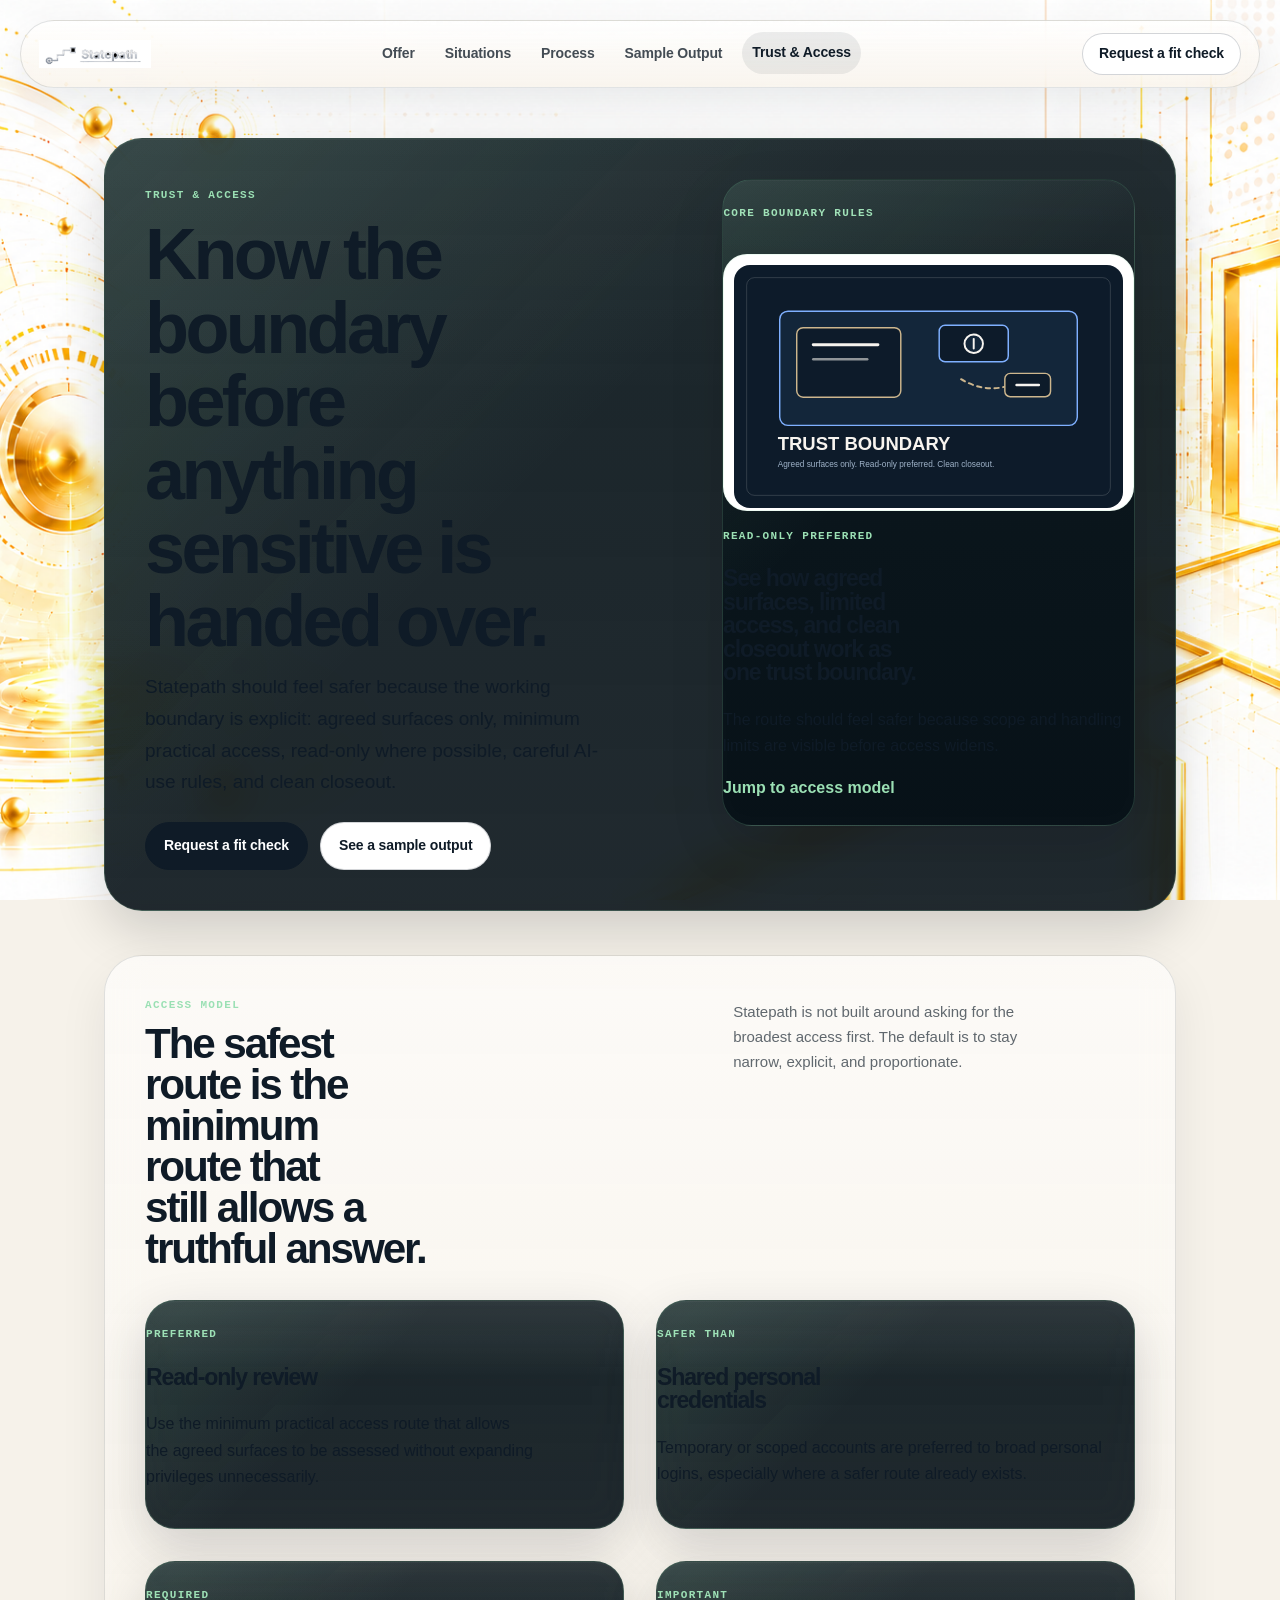
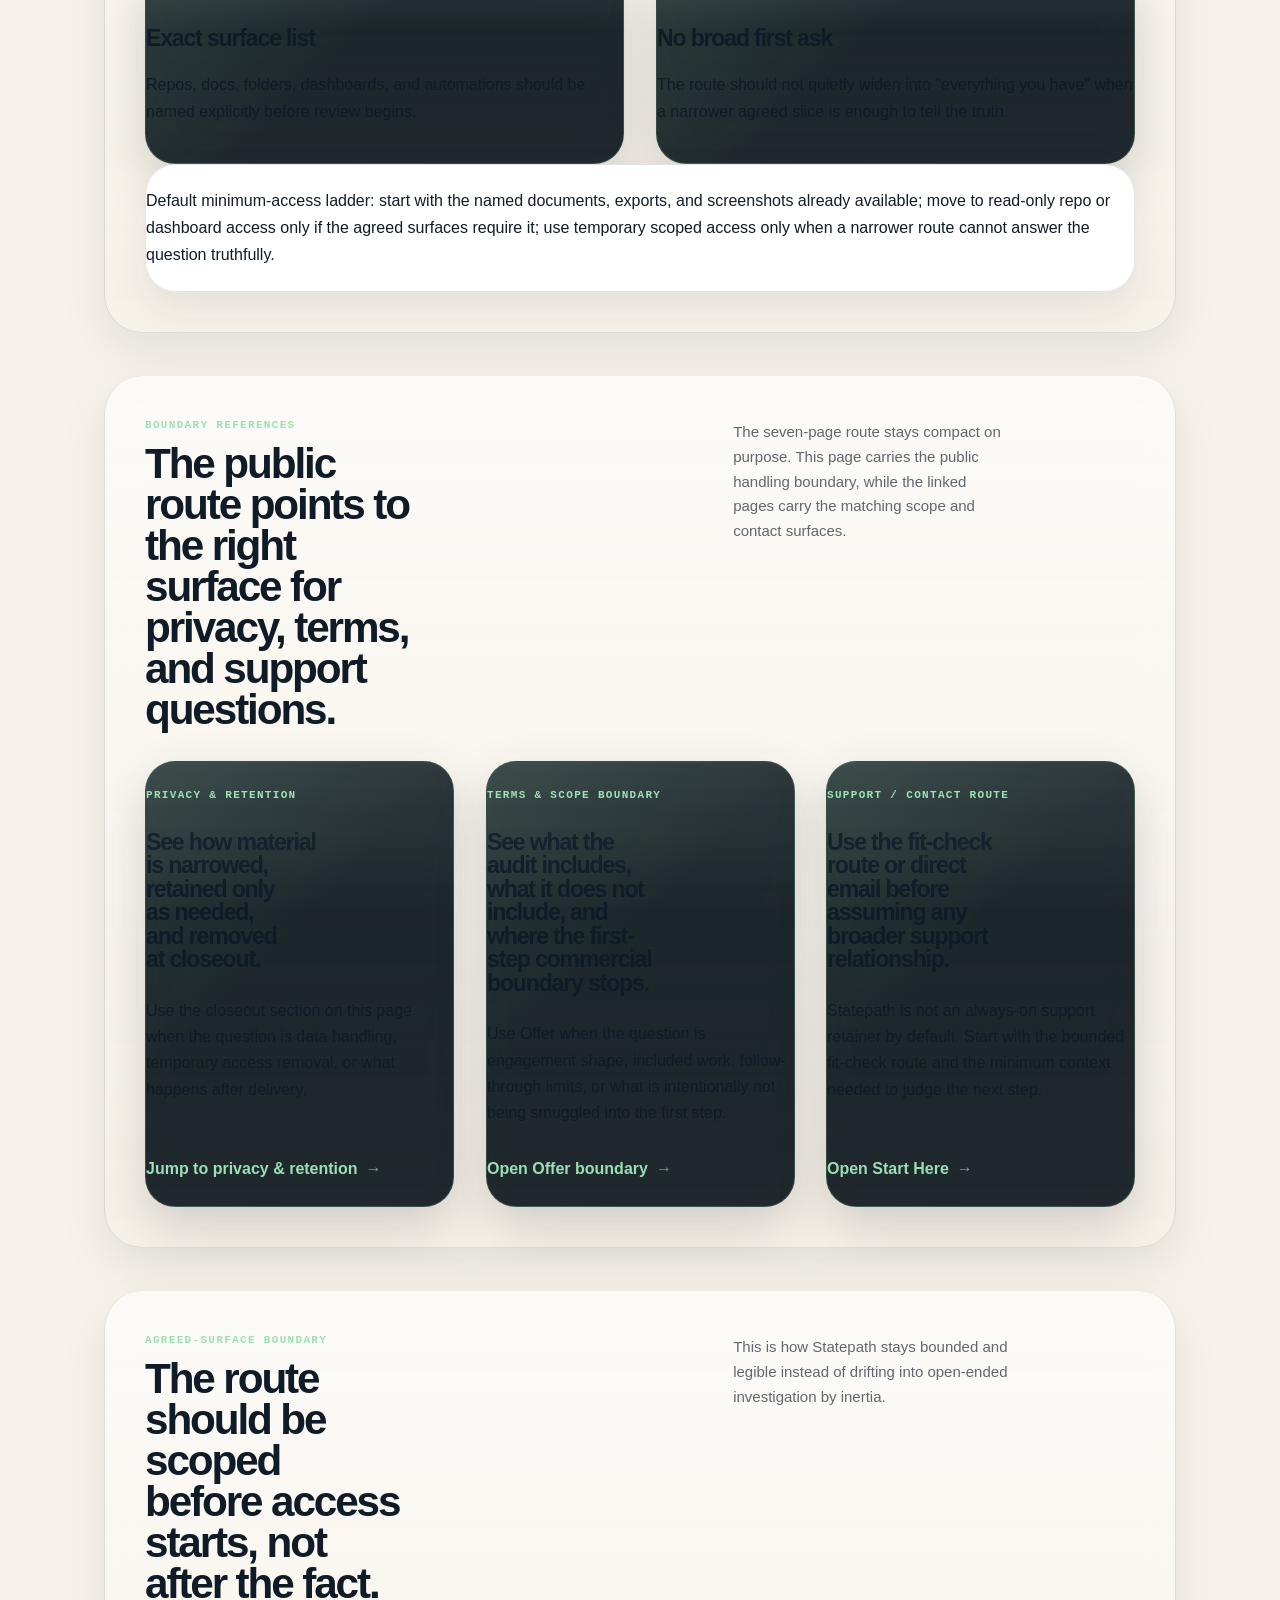
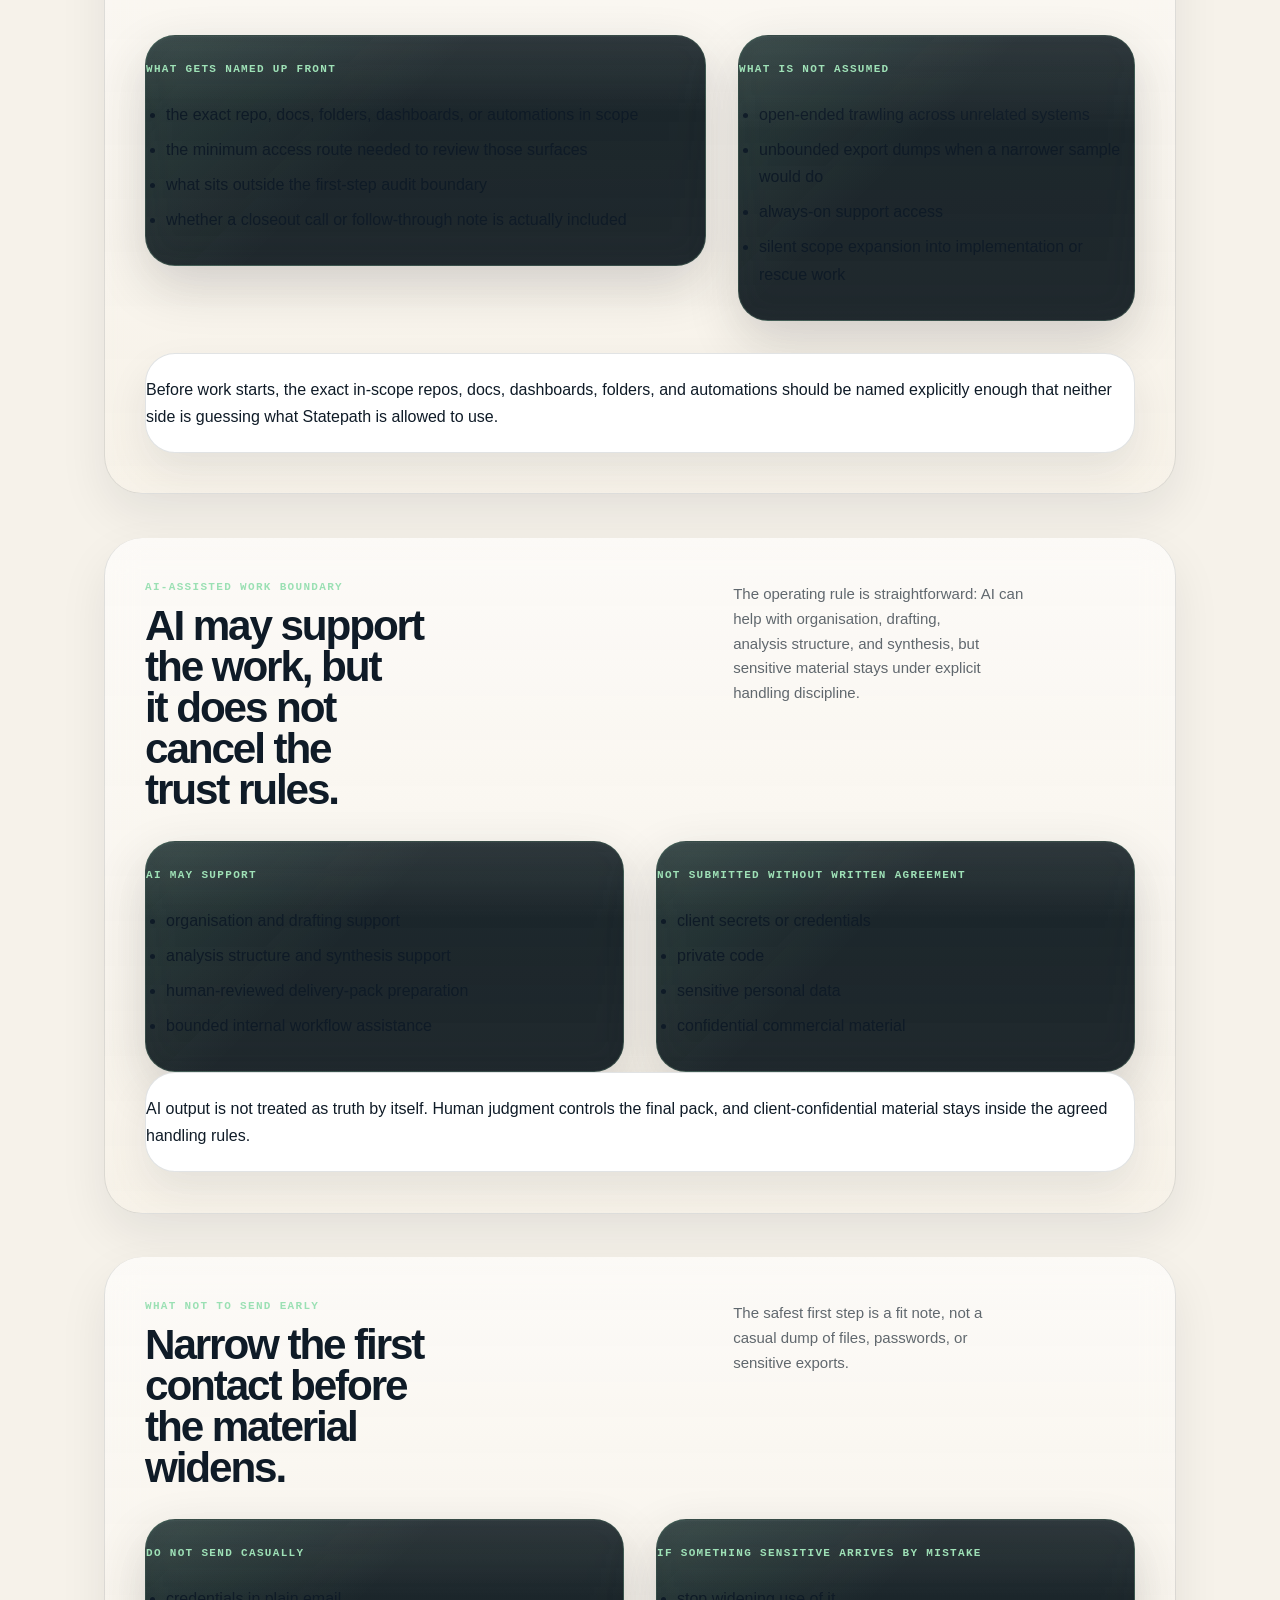
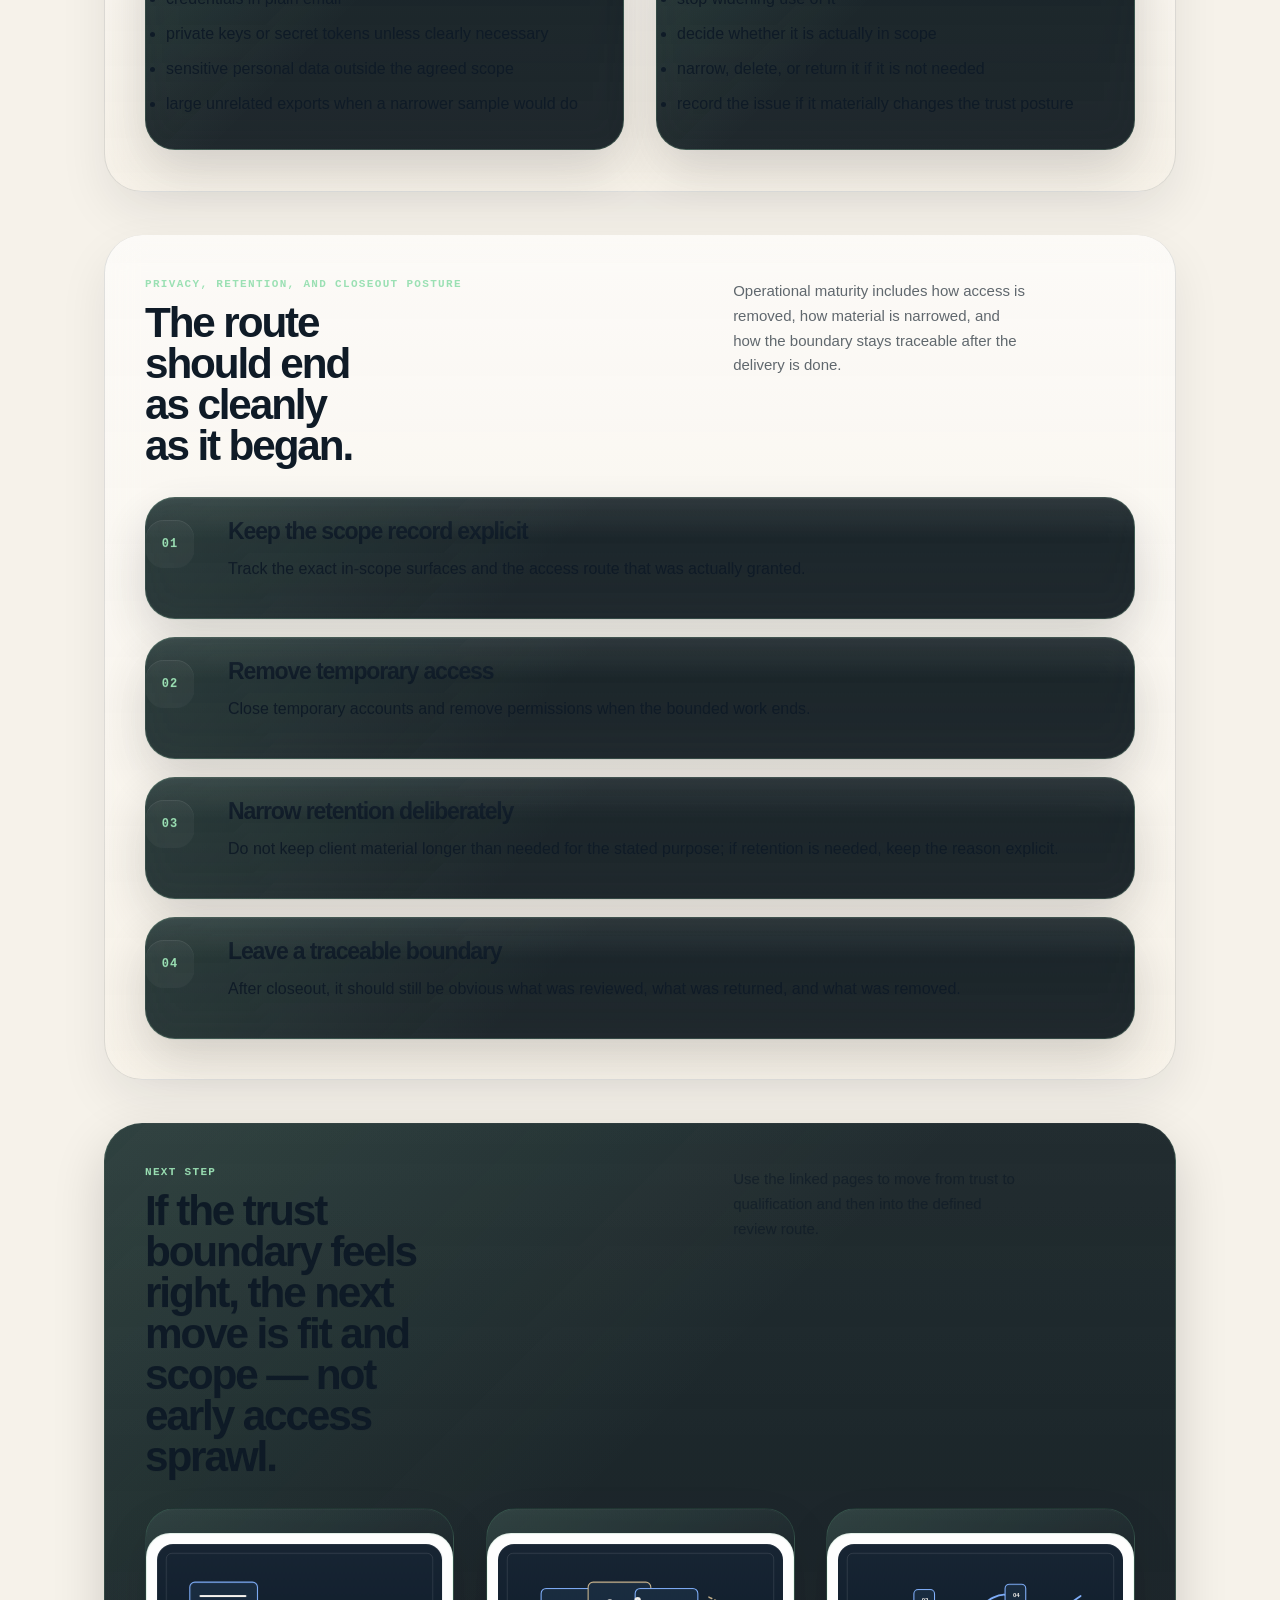
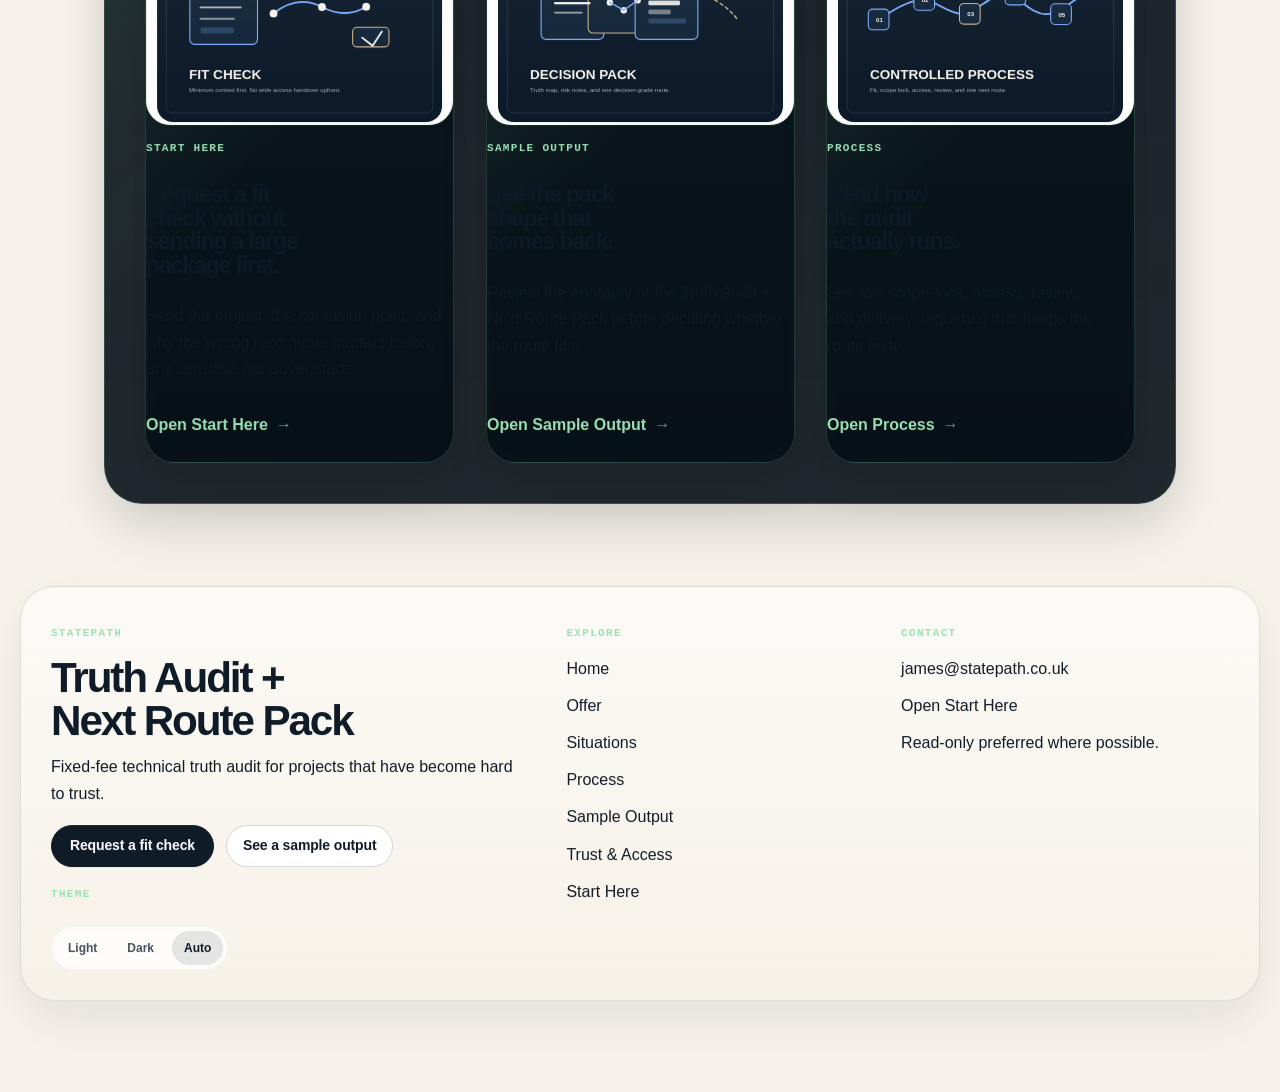
<file: trust-access.html>
<!doctype html>
<html lang="en">
<head>
  <meta charset="utf-8">
  <meta name="viewport" content="width=device-width, initial-scale=1">
  <title>Trust & Access | How Statepath handles review boundaries</title>
  <meta name="description" content="Read how Statepath approaches minimum access, read-only review, AI-use boundaries, and closeout so the trust model is clear before the work starts.">
  <meta name="theme-color" content="#0b1420">
  <script>
    (() => {
      try {
        const theme = localStorage.getItem('statepath-theme') || 'auto';
        const effective = theme === 'auto'
          ? (window.matchMedia && window.matchMedia('(prefers-color-scheme: light)').matches ? 'light' : 'dark')
          : theme;
        document.documentElement.setAttribute('data-theme', theme);
        document.documentElement.setAttribute('data-effective-theme', effective);
      } catch (error) {
        document.documentElement.setAttribute('data-theme', 'auto');
        document.documentElement.setAttribute('data-effective-theme', 'dark');
      }
    })();
  </script>
  <link rel="icon" href="./assets/statepath-favicon.svg" type="image/svg+xml">
  <link rel="stylesheet" href="./styles.css">
  <script src="./theme.js" defer></script>
</head>
<body class="sp2-world-secure-boundary">
  <div class="sp2-page sp2-page-trust-access">
    <header class="sp2-header"><div class="sp2-header-inner"><a class="sp2-brand" href="./index.html" aria-label="Statepath home"><img class="sp2-logo-light" src="./assets/statepath-lockup-light.png" alt="Statepath"><img class="sp2-logo-dark" src="./assets/statepath-lockup-dark.png" alt="Statepath"></a><nav class="sp2-nav" aria-label="Primary navigation"><a href="./offer.html">Offer</a><a href="./situations.html">Situations</a><a href="./process.html">Process</a><a href="./sample-output.html">Sample Output</a><a href="./trust-access.html" aria-current="page">Trust &amp; Access</a></nav><div class="sp2-header-tools"><a class="sp2-button sp2-button-ghost" href="./start-here.html#fit-check-form">Request a fit check</a></div></div></header>
    <main class="sp2-main">
      <section class="sp2-hero">
        <div class="sp2-hero-grid">
          <div>
            <p class="sp2-eyebrow">Trust &amp; Access</p>
            <h1>Know the boundary before anything sensitive is handed over.</h1>
            <p class="sp2-lede">Statepath should feel safer because the working boundary is explicit: agreed surfaces only, minimum practical access, read-only where possible, careful AI-use rules, and clean closeout.</p>
            <div class="sp2-actions">
              <a class="sp2-button sp2-button-primary" href="./start-here.html">Request a fit check</a>
              <a class="sp2-button sp2-button-secondary" href="./sample-output.html">See a sample output</a>
            </div>
          </div>
          <aside class="sp2-panel sp2-panel-media">
            <p class="sp2-eyebrow">Core boundary rules</p>
            <a class="sp2-panel-link sp2-media-card" href="#access-model">
              <div class="sp2-media-frame">
                <img class="sp2-media-image" src="./assets/statepath-visual-trust-boundary.svg" alt="Trust boundary illustration">
              </div>
              <div class="sp2-media-body">
                <span class="sp2-label">Read-only preferred</span>
                <h3>See how agreed surfaces, limited access, and clean closeout work as one trust boundary.</h3>
                <p>The route should feel safer because scope and handling limits are visible before access widens.</p>
                <span class="sp2-link-cta">Jump to access model</span>
              </div>
            </a>
          </aside>
        </div>
      </section>

      <section class="sp2-section" id="access-model">
        <div class="sp2-section-header">
          <div>
            <p class="sp2-eyebrow">Access model</p>
            <h2>The safest route is the minimum route that still allows a truthful answer.</h2>
          </div>
          <p class="sp2-section-note">Statepath is not built around asking for the broadest access first. The default is to stay narrow, explicit, and proportionate.</p>
        </div>

        <div class="sp2-card-grid sp2-card-grid-2">
          <article class="sp2-card">
            <span class="sp2-label">Preferred</span>
            <h3>Read-only review</h3>
            <p>Use the minimum practical access route that allows the agreed surfaces to be assessed without expanding privileges unnecessarily.</p>
          </article>
          <article class="sp2-card">
            <span class="sp2-label">Safer than</span>
            <h3>Shared personal credentials</h3>
            <p>Temporary or scoped accounts are preferred to broad personal logins, especially where a safer route already exists.</p>
          </article>
          <article class="sp2-card">
            <span class="sp2-label">Required</span>
            <h3>Exact surface list</h3>
            <p>Repos, docs, folders, dashboards, and automations should be named explicitly before review begins.</p>
          </article>
          <article class="sp2-card">
            <span class="sp2-label">Important</span>
            <h3>No broad first ask</h3>
            <p>The route should not quietly widen into "everything you have" when a narrower agreed slice is enough to tell the truth.</p>
          </article>
        </div>

        <div class="sp2-callout">Default minimum-access ladder: start with the named documents, exports, and screenshots already available; move to read-only repo or dashboard access only if the agreed surfaces require it; use temporary scoped access only when a narrower route cannot answer the question truthfully.</div>
      </section>

      <section class="sp2-section sp2-section-quiet">
        <div class="sp2-section-header">
          <div>
            <p class="sp2-eyebrow">Boundary references</p>
            <h2>The public route points to the right surface for privacy, terms, and support questions.</h2>
          </div>
          <p class="sp2-section-note">The seven-page route stays compact on purpose. This page carries the public handling boundary, while the linked pages carry the matching scope and contact surfaces.</p>
        </div>

        <div class="sp2-link-grid">
          <a class="sp2-link-card" href="#privacy-retention-closeout">
            <span class="sp2-label">Privacy &amp; retention</span>
            <h3>See how material is narrowed, retained only as needed, and removed at closeout.</h3>
            <p>Use the closeout section on this page when the question is data handling, temporary access removal, or what happens after delivery.</p>
            <span class="sp2-link-cta">Jump to privacy &amp; retention</span>
          </a>

          <a class="sp2-link-card" href="./offer.html#offer-boundary">
            <span class="sp2-label">Terms &amp; scope boundary</span>
            <h3>See what the audit includes, what it does not include, and where the first-step commercial boundary stops.</h3>
            <p>Use Offer when the question is engagement shape, included work, follow-through limits, or what is intentionally not being smuggled into the first step.</p>
            <span class="sp2-link-cta">Open Offer boundary</span>
          </a>

          <a class="sp2-link-card" href="./start-here.html#fit-check-form">
            <span class="sp2-label">Support / contact route</span>
            <h3>Use the fit-check route or direct email before assuming any broader support relationship.</h3>
            <p>Statepath is not an always-on support retainer by default. Start with the bounded fit-check route and the minimum context needed to judge the next step.</p>
            <span class="sp2-link-cta">Open Start Here</span>
          </a>
        </div>
      </section>

      <section class="sp2-section sp2-section-quiet">
        <div class="sp2-section-header">
          <div>
            <p class="sp2-eyebrow">Agreed-surface boundary</p>
            <h2>The route should be scoped before access starts, not after the fact.</h2>
          </div>
          <p class="sp2-section-note">This is how Statepath stays bounded and legible instead of drifting into open-ended investigation by inertia.</p>
        </div>

        <div class="sp2-split">
          <article class="sp2-card sp2-card-accent">
            <span class="sp2-label">What gets named up front</span>
            <ul class="sp2-clean-list">
              <li>the exact repo, docs, folders, dashboards, or automations in scope</li>
              <li>the minimum access route needed to review those surfaces</li>
              <li>what sits outside the first-step audit boundary</li>
              <li>whether a closeout call or follow-through note is actually included</li>
            </ul>
          </article>
          <article class="sp2-card">
            <span class="sp2-label">What is not assumed</span>
            <ul class="sp2-clean-list">
              <li>open-ended trawling across unrelated systems</li>
              <li>unbounded export dumps when a narrower sample would do</li>
              <li>always-on support access</li>
              <li>silent scope expansion into implementation or rescue work</li>
            </ul>
          </article>
          <div class="sp2-callout">Before work starts, the exact in-scope repos, docs, dashboards, folders, and automations should be named explicitly enough that neither side is guessing what Statepath is allowed to use.</div>
        </div>
      </section>

      <section class="sp2-section">
        <div class="sp2-section-header">
          <div>
            <p class="sp2-eyebrow">AI-assisted work boundary</p>
            <h2>AI may support the work, but it does not cancel the trust rules.</h2>
          </div>
          <p class="sp2-section-note">The operating rule is straightforward: AI can help with organisation, drafting, analysis structure, and synthesis, but sensitive material stays under explicit handling discipline.</p>
        </div>

        <div class="sp2-proof-grid">
          <article class="sp2-card sp2-card-accent">
            <span class="sp2-label">AI may support</span>
            <ul class="sp2-clean-list">
              <li>organisation and drafting support</li>
              <li>analysis structure and synthesis support</li>
              <li>human-reviewed delivery-pack preparation</li>
              <li>bounded internal workflow assistance</li>
            </ul>
          </article>
          <article class="sp2-card">
            <span class="sp2-label">Not submitted without written agreement</span>
            <ul class="sp2-clean-list">
              <li>client secrets or credentials</li>
              <li>private code</li>
              <li>sensitive personal data</li>
              <li>confidential commercial material</li>
            </ul>
          </article>
        </div>

        <div class="sp2-callout">AI output is not treated as truth by itself. Human judgment controls the final pack, and client-confidential material stays inside the agreed handling rules.</div>
      </section>

      <section class="sp2-section sp2-section-quiet">
        <div class="sp2-section-header">
          <div>
            <p class="sp2-eyebrow">What not to send early</p>
            <h2>Narrow the first contact before the material widens.</h2>
          </div>
          <p class="sp2-section-note">The safest first step is a fit note, not a casual dump of files, passwords, or sensitive exports.</p>
        </div>

        <div class="sp2-card-grid sp2-card-grid-2">
          <article class="sp2-card sp2-card-accent">
            <span class="sp2-label">Do not send casually</span>
            <ul class="sp2-clean-list">
              <li>credentials in plain email</li>
              <li>private keys or secret tokens unless clearly necessary</li>
              <li>sensitive personal data outside the agreed scope</li>
              <li>large unrelated exports when a narrower sample would do</li>
            </ul>
          </article>
          <article class="sp2-card">
            <span class="sp2-label">If something sensitive arrives by mistake</span>
            <ul class="sp2-clean-list">
              <li>stop widening use of it</li>
              <li>decide whether it is actually in scope</li>
              <li>narrow, delete, or return it if it is not needed</li>
              <li>record the issue if it materially changes the trust posture</li>
            </ul>
          </article>
        </div>
      </section>

      <section class="sp2-section" id="privacy-retention-closeout">
        <div class="sp2-section-header">
          <div>
            <p class="sp2-eyebrow">Privacy, retention, and closeout posture</p>
            <h2>The route should end as cleanly as it began.</h2>
          </div>
          <p class="sp2-section-note">Operational maturity includes how access is removed, how material is narrowed, and how the boundary stays traceable after the delivery is done.</p>
        </div>

        <div class="sp2-steps">
          <article class="sp2-step">
            <span class="sp2-step-number">01</span>
            <div>
              <h3>Keep the scope record explicit</h3>
              <p>Track the exact in-scope surfaces and the access route that was actually granted.</p>
            </div>
          </article>
          <article class="sp2-step">
            <span class="sp2-step-number">02</span>
            <div>
              <h3>Remove temporary access</h3>
              <p>Close temporary accounts and remove permissions when the bounded work ends.</p>
            </div>
          </article>
          <article class="sp2-step">
            <span class="sp2-step-number">03</span>
            <div>
              <h3>Narrow retention deliberately</h3>
              <p>Do not keep client material longer than needed for the stated purpose; if retention is needed, keep the reason explicit.</p>
            </div>
          </article>
          <article class="sp2-step">
            <span class="sp2-step-number">04</span>
            <div>
              <h3>Leave a traceable boundary</h3>
              <p>After closeout, it should still be obvious what was reviewed, what was returned, and what was removed.</p>
            </div>
          </article>
        </div>
      </section>

      <section class="sp2-section sp2-section-dark">
        <div class="sp2-section-header">
          <div>
            <p class="sp2-eyebrow">Next step</p>
            <h2>If the trust boundary feels right, the next move is fit and scope — not early access sprawl.</h2>
          </div>
          <p class="sp2-section-note">Use the linked pages to move from trust to qualification and then into the defined review route.</p>
        </div>

        <div class="sp2-link-grid">
          <a class="sp2-link-card sp2-media-card" href="./start-here.html">
            <div class="sp2-media-frame">
              <img class="sp2-media-image" src="./assets/statepath-visual-fit-check.svg" alt="Fit-check illustration">
            </div>
            <span class="sp2-label">Start Here</span>
            <h3>Request a fit check without sending a large package first.</h3>
            <p>Send the project, the confusion point, and why the wrong next move matters before any sensitive handover starts.</p>
            <span class="sp2-link-cta">Open Start Here</span>
          </a>
          <a class="sp2-link-card sp2-media-card" href="./sample-output.html">
            <div class="sp2-media-frame">
              <img class="sp2-media-image" src="./assets/statepath-visual-decision-pack.svg" alt="Decision pack illustration">
            </div>
            <span class="sp2-label">Sample Output</span>
            <h3>See the pack shape that comes back.</h3>
            <p>Review the anatomy of the Truth Audit + Next Route Pack before deciding whether the route fits.</p>
            <span class="sp2-link-cta">Open Sample Output</span>
          </a>
          <a class="sp2-link-card sp2-media-card" href="./process.html">
            <div class="sp2-media-frame">
              <img class="sp2-media-image" src="./assets/statepath-visual-process-route.svg" alt="Process route illustration">
            </div>
            <span class="sp2-label">Process</span>
            <h3>Read how the audit actually runs.</h3>
            <p>See the scope-lock, access, review, and delivery sequence that keeps the route finite.</p>
            <span class="sp2-link-cta">Open Process</span>
          </a>
        </div>
      </section>
    </main>

    <footer class="sp2-footer">
      <div class="sp2-footer-shell">
        <div class="sp2-footer-grid">
          <div>
            <p class="sp2-eyebrow">Statepath</p>
            <h2>Truth Audit + Next Route Pack</h2>
            <p class="sp2-footer-copy">Fixed-fee technical truth audit for projects that have become hard to trust.</p>
            <div class="sp2-footer-cta">
              <a class="sp2-button sp2-button-primary" href="./start-here.html#fit-check-form">Request a fit check</a>
              <a class="sp2-button sp2-button-ghost" href="./sample-output.html">See a sample output</a>
            </div>
            <div class="sp2-footer-theme">
              <span class="sp2-label">Theme</span>
              <div class="sp2-theme-toggle" role="group" aria-label="Theme switcher">
                <button class="sp2-theme-button" type="button" data-theme-choice="light">Light</button>
                <button class="sp2-theme-button" type="button" data-theme-choice="dark">Dark</button>
                <button class="sp2-theme-button" type="button" data-theme-choice="auto">Auto</button>
              </div>
            </div>
          </div>
          <div>
            <span class="sp2-label">Explore</span>
            <div class="sp2-footer-links">
              <a href="./index.html">Home</a>
              <a href="./offer.html">Offer</a>
              <a href="./situations.html">Situations</a>
              <a href="./process.html">Process</a>
              <a href="./sample-output.html">Sample Output</a>
              <a href="./trust-access.html">Trust &amp; Access</a>
              <a href="./start-here.html">Start Here</a>
            </div>
          </div>
          <div>
            <span class="sp2-label">Contact</span>
            <div class="sp2-footer-links">
              <a href="mailto:james@statepath.co.uk?subject=Statepath%20fit%20check&body=Project:%0AConfusion%20point:%0AWhy%20the%20wrong%20next%20move%20matters:%0AExisting%20surfaces:%0A">james@statepath.co.uk</a>
              <a href="./start-here.html#fit-check-form">Open Start Here</a>
              <span>Read-only preferred where possible.</span>
            </div>
          </div>
        </div>
      </div>
    </footer>
  </div>
</body>
</html>
</file>
<file: styles.css>
:root {
  --bg: #08131d;
  --bg-2: #0c1723;
  --shell-line: rgba(247, 248, 250, 0.08);
  --surface: #f4efe6;
  --surface-2: #fbf7f1;
  --ink: #0f1b27;
  --ink-soft: #1b2936;
  --muted: #59697a;
  --muted-strong: #495a6b;
  --line: rgba(15, 27, 39, 0.14);
  --accent: #3b6bdb;
  --accent-soft: rgba(59, 107, 219, 0.14);
  --hero-ink: #f7f4ef;
  --hero-muted: rgba(247, 244, 239, 0.76);
  --shadow: 0 28px 80px rgba(2, 9, 18, 0.28);
  --radius-xl: 30px;
  --radius-lg: 24px;
  --radius-md: 18px;
  --sans: "Segoe UI", "Inter", "Helvetica Neue", Arial, sans-serif;
  --serif: "Iowan Old Style", "Palatino Linotype", "Book Antiqua", Georgia, serif;
  --mono: ui-monospace, SFMono-Regular, Menlo, Consolas, "Liberation Mono", monospace;
}

* {
  box-sizing: border-box;
}

html {
  scroll-behavior: smooth;
}

body {
  margin: 0;
  min-width: 320px;
  background:
    radial-gradient(circle at 12% 0%, rgba(59, 107, 219, 0.16), transparent 28%),
    radial-gradient(circle at 100% 10%, rgba(183, 128, 74, 0.08), transparent 22%),
    linear-gradient(180deg, #06111a 0%, #08131d 42%, #09141f 100%);
  color: var(--ink);
  font: 16px/1.7 var(--sans);
}

.site-shell {
  position: relative;
}

body::before {
  content: "";
  position: fixed;
  inset: 0;
  pointer-events: none;
  background:
    linear-gradient(rgba(255, 255, 255, 0.03) 1px, transparent 1px),
    linear-gradient(90deg, rgba(255, 255, 255, 0.03) 1px, transparent 1px);
  background-size: 72px 72px;
  mask-image: linear-gradient(180deg, rgba(0, 0, 0, 0.35), transparent 75%);
  opacity: 0.18;
}

a {
  color: inherit;
}

img {
  display: block;
  max-width: 100%;
}

.page {
  position: relative;
  max-width: 1320px;
  margin: 0 auto;
  padding: 22px 20px 72px;
}

main > section {
  scroll-margin-top: 120px;
}

.site-header {
  position: sticky;
  top: 14px;
  z-index: 20;
  display: flex;
  align-items: center;
  justify-content: space-between;
  gap: 18px;
  padding: 14px 18px;
  margin-bottom: 18px;
  border: 1px solid rgba(247, 248, 250, 0.08);
  border-radius: 999px;
  background: rgba(8, 19, 29, 0.72);
  backdrop-filter: blur(18px);
  box-shadow: 0 14px 36px rgba(2, 9, 18, 0.18);
}

.header-brand {
  display: inline-flex;
  align-items: center;
  gap: 12px;
  min-width: 0;
  text-decoration: none;
}

.header-brand-mark {
  flex: 0 0 auto;
  width: 46px;
}

.header-brand-text strong,
.header-brand-text span {
  display: block;
}

.header-brand-text strong {
  color: var(--hero-ink);
  font-size: 18px;
  letter-spacing: -0.02em;
}

.header-brand-text span {
  color: rgba(247, 244, 239, 0.68);
  font-family: var(--mono);
  font-size: 11px;
  font-weight: 700;
  letter-spacing: 0.08em;
  text-transform: uppercase;
}

.site-nav {
  display: flex;
  flex-wrap: wrap;
  align-items: center;
  justify-content: center;
  gap: 10px 18px;
}

.site-nav a {
  color: rgba(247, 244, 239, 0.84);
  font-family: var(--mono);
  font-size: 12px;
  font-weight: 700;
  letter-spacing: 0.09em;
  text-decoration: none;
  text-transform: uppercase;
}

.button {
  display: inline-flex;
  align-items: center;
  justify-content: center;
  min-height: 48px;
  padding: 0 18px;
  border: 1px solid transparent;
  border-radius: 14px;
  font-family: var(--mono);
  font-size: 12px;
  font-weight: 700;
  letter-spacing: 0.08em;
  text-decoration: none;
  text-transform: uppercase;
  transition: transform 140ms ease, background-color 140ms ease, border-color 140ms ease, color 140ms ease, box-shadow 140ms ease;
}

.button:hover,
.button:focus-visible,
.site-nav a:hover,
.site-nav a:focus-visible {
  transform: translateY(-1px);
}

.button-primary {
  border-color: rgba(12, 19, 29, 0.28);
  background: linear-gradient(180deg, #fbf7f1, #efe6d8);
  color: var(--ink);
  box-shadow: 0 14px 28px rgba(3, 9, 17, 0.16);
}

.button-secondary {
  background: rgba(247, 244, 239, 0.03);
  border-color: rgba(247, 244, 239, 0.24);
  color: var(--hero-ink);
}

.button-nav {
  min-height: 42px;
  padding: 0 16px;
  background: rgba(247, 244, 239, 0.06);
  border-color: rgba(247, 244, 239, 0.18);
  color: var(--hero-ink);
}

.button-primary:hover,
.button-primary:focus-visible,
.button-nav:hover,
.button-nav:focus-visible {
  background: linear-gradient(180deg, #ffffff, #f3ebdf);
  box-shadow: 0 16px 34px rgba(3, 9, 17, 0.18);
}

.button-secondary:hover,
.button-secondary:focus-visible {
  background: rgba(247, 244, 239, 0.08);
}

.panel-dark,
.panel,
.signal-card,
.brief-panel {
  position: relative;
  overflow: hidden;
  border-radius: var(--radius-xl);
}

.panel-dark {
  margin-bottom: 22px;
  padding: 34px;
  border: 1px solid var(--shell-line);
  background:
    radial-gradient(circle at 86% 12%, rgba(59, 107, 219, 0.18), transparent 28%),
    radial-gradient(circle at 20% 100%, rgba(183, 128, 74, 0.10), transparent 30%),
    linear-gradient(180deg, rgba(255, 255, 255, 0.03), rgba(255, 255, 255, 0)),
    linear-gradient(180deg, #0b1824 0%, #0c1a28 52%, #101f2d 100%);
  color: var(--hero-ink);
  box-shadow: var(--shadow);
}

.panel-dark::after,
.panel::after,
.signal-card::after,
.brief-panel::after {
  content: "";
  position: absolute;
  inset: 0;
  border-radius: inherit;
  pointer-events: none;
  box-shadow: inset 0 1px 0 rgba(255, 255, 255, 0.04);
}

.hero-grid,
.insight-grid,
.main-grid,
.grid.two-up,
.grid.three-up,
.trust-grid,
.contact-grid {
  display: grid;
  gap: 20px;
}

.hero-grid {
  grid-template-columns: minmax(0, 1.5fr) minmax(310px, 0.84fr);
  align-items: stretch;
}

.hero-copy {
  position: relative;
  display: flex;
  flex-direction: column;
  justify-content: center;
  padding-left: 28px;
}

.hero-copy::before {
  content: "";
  position: absolute;
  top: 10px;
  bottom: 12px;
  left: 0;
  width: 1px;
  background: linear-gradient(180deg, rgba(247, 244, 239, 0.42), rgba(247, 244, 239, 0.06));
}

.hero-brand {
  display: flex;
  align-items: center;
  gap: 16px;
  margin-bottom: 18px;
}

.hero-brand-mark {
  flex: 0 0 auto;
  width: 72px;
}

.hero-brand-line,
.section-label,
.mini-label,
.brief-kicker,
.brief-label,
.dossier-label,
.contact-kicker,
.hero-ledger-label,
.route-note-title,
.site-footer-mark {
  margin: 0 0 10px;
  font-family: var(--mono);
  font-size: 12px;
  font-weight: 700;
  letter-spacing: 0.1em;
  text-transform: uppercase;
}

.section-label,
.mini-label,
.brief-label,
.dossier-label,
.contact-kicker,
.hero-ledger-label,
.route-note-title,
.site-footer-mark {
  color: var(--muted-strong);
}

.section-label-light,
.hero-brand-line,
.brief-kicker {
  color: rgba(247, 244, 239, 0.76);
}

.dossier-meta {
  display: grid;
  grid-template-columns: repeat(3, minmax(0, 1fr));
  gap: 10px;
  margin: 0 0 20px;
  max-width: 520px;
}

.dossier-meta-item {
  padding: 12px 14px;
  border: 1px solid rgba(247, 244, 239, 0.12);
  border-radius: 14px;
  background: rgba(247, 244, 239, 0.05);
}

.dossier-meta-label {
  display: block;
  margin-bottom: 6px;
  color: rgba(247, 244, 239, 0.58);
  font-family: var(--mono);
  font-size: 10px;
  font-weight: 700;
  letter-spacing: 0.12em;
  text-transform: uppercase;
}

.dossier-meta-item strong {
  display: block;
  color: var(--hero-ink);
  font-size: 14px;
  line-height: 1.35;
}

h1,
h2 {
  margin: 0 0 16px;
  font-family: var(--serif);
  font-weight: 600;
  letter-spacing: -0.03em;
  line-height: 1.05;
  text-wrap: balance;
}

h1 {
  max-width: 860px;
  font-size: clamp(42px, 5.7vw, 76px);
}

h2 {
  font-size: clamp(28px, 3vw, 42px);
}

h3 {
  margin: 0 0 12px;
  font-family: var(--serif);
  font-weight: 600;
  font-size: 22px;
  line-height: 1.18;
  letter-spacing: -0.02em;
  text-wrap: balance;
}

p,
ul,
ol {
  margin: 0 0 14px;
  text-wrap: pretty;
}

ul,
ol {
  padding-left: 22px;
}

li {
  margin-bottom: 8px;
}

.hero .lede,
.hero p,
.contact-panel p,
.contact-panel li {
  color: var(--hero-muted);
}

.hero .lede {
  max-width: 760px;
  font-size: 18px;
  text-wrap: pretty;
}

.cta-row {
  display: flex;
  flex-wrap: wrap;
  gap: 12px;
  margin-top: 24px;
}

.evidence-chips,
.trust-tags {
  display: flex;
  flex-wrap: wrap;
  gap: 10px;
}

.evidence-chips {
  margin-top: 22px;
}

.hero-ledger {
  display: grid;
  grid-template-columns: repeat(3, minmax(0, 1fr));
  gap: 12px;
  margin-top: 22px;
  max-width: 940px;
}

.hero-ledger-item {
  padding: 16px 18px;
  border: 1px solid rgba(247, 244, 239, 0.10);
  border-radius: var(--radius-md);
  background: rgba(247, 244, 239, 0.05);
  box-shadow: inset 0 1px 0 rgba(255, 255, 255, 0.04);
}

.hero-ledger-item strong {
  display: block;
  color: var(--hero-ink);
  font-size: 15px;
  line-height: 1.45;
}

.evidence-chips span,
.trust-tags span {
  display: inline-flex;
  align-items: center;
  min-height: 34px;
  padding: 0 14px;
  border-radius: 999px;
  font-family: var(--mono);
  font-size: 11px;
  font-weight: 700;
  letter-spacing: 0.1em;
  text-transform: uppercase;
}

.evidence-chips span {
  color: rgba(247, 244, 239, 0.82);
  border: 1px solid rgba(247, 244, 239, 0.10);
  background: rgba(247, 244, 239, 0.05);
}

.brief-panel,
.panel {
  border: 1px solid var(--line);
  box-shadow: var(--shadow);
}

.ledger-panel {
  position: relative;
  padding-left: 42px;
}

.ledger-panel::before {
  content: "";
  position: absolute;
  top: 22px;
  bottom: 22px;
  left: 24px;
  width: 1px;
  background: linear-gradient(180deg, rgba(59, 107, 219, 0.22), rgba(15, 27, 39, 0.06));
  pointer-events: none;
}

.brief-panel::before,
.panel::before {
  content: "";
  position: absolute;
  inset: 0;
  border-radius: inherit;
  pointer-events: none;
  background:
    linear-gradient(180deg, rgba(255, 255, 255, 0.16), rgba(255, 255, 255, 0) 32%),
    radial-gradient(circle at 18% 12%, rgba(59, 107, 219, 0.05), transparent 24%),
    repeating-linear-gradient(0deg, rgba(15, 27, 39, 0.012) 0 1px, transparent 1px 5px);
  opacity: 0.46;
}

.brief-panel {
  padding: 24px;
  background:
    radial-gradient(circle at top right, rgba(59, 107, 219, 0.10), transparent 28%),
    linear-gradient(180deg, #f7f2e9 0%, #f0e7da 100%);
  color: var(--ink);
}

.brief-top {
  margin-bottom: 18px;
}

.brief-top h2 {
  margin-bottom: 0;
  font-size: 30px;
}

.brief-list {
  display: grid;
  gap: 12px;
}

.brief-item {
  padding: 14px 0;
  border-top: 1px solid rgba(15, 27, 39, 0.10);
}

.brief-item:first-child {
  border-top: 0;
  padding-top: 0;
}

.brief-item strong {
  display: block;
  font-size: 17px;
  line-height: 1.4;
}

.brief-note {
  margin-top: 18px;
  padding: 18px;
  border: 1px solid rgba(15, 27, 39, 0.10);
  border-radius: var(--radius-md);
  background: rgba(255, 255, 255, 0.48);
}

.brief-note-title {
  margin-bottom: 8px;
  color: var(--ink-soft);
  font-family: var(--mono);
  font-size: 12px;
  font-weight: 700;
  letter-spacing: 0.1em;
  text-transform: uppercase;
}

.insight-grid {
  grid-template-columns: repeat(4, minmax(0, 1fr));
  margin-bottom: 22px;
}

.signal-card {
  padding: 52px 22px 22px;
  border: 1px solid rgba(247, 244, 239, 0.10);
  background:
    linear-gradient(180deg, rgba(247, 244, 239, 0.06), rgba(247, 244, 239, 0.02)),
    rgba(9, 19, 29, 0.66);
  color: var(--hero-ink);
  box-shadow: 0 22px 50px rgba(2, 9, 18, 0.18);
}

.signal-index {
  position: absolute;
  top: 18px;
  right: 20px;
  color: rgba(247, 244, 239, 0.44);
  font-family: var(--mono);
  font-size: 12px;
  font-weight: 700;
  letter-spacing: 0.12em;
  text-transform: uppercase;
}

.signal-card .section-label {
  color: rgba(247, 244, 239, 0.62);
}

.signal-card h3 {
  color: var(--hero-ink);
}

.signal-card p:last-child {
  color: var(--hero-muted);
  margin-bottom: 0;
}

.main-grid {
  grid-template-columns: minmax(0, 1.34fr) minmax(300px, 0.88fr);
  margin-bottom: 22px;
}

.panel {
  padding: 28px;
  margin-bottom: 22px;
  background: linear-gradient(180deg, var(--surface-2) 0%, var(--surface) 100%);
}

.panel-tinted {
  background: linear-gradient(180deg, #f8f2ea 0%, #f1e8db 100%);
}

.panel-contrast {
  background: linear-gradient(180deg, #fbf8f2 0%, #f5eee3 100%);
}

.panel-accent {
  background:
    radial-gradient(circle at top right, rgba(59, 107, 219, 0.18), transparent 34%),
    linear-gradient(180deg, #f4ede1 0%, #ede1d1 100%);
}

.panel p,
.panel li,
.panel .supporting-copy,
.panel .section-aside,
.panel .price-note,
.panel .price-subnote,
.panel .trust-note {
  color: var(--ink-soft);
}

.dossier-strip {
  display: grid;
  grid-template-columns: repeat(2, minmax(0, 1fr));
  gap: 12px;
  margin-top: 20px;
}

.dossier-strip > div {
  padding: 16px 18px;
  border: 1px solid rgba(15, 27, 39, 0.10);
  border-radius: var(--radius-md);
  background: rgba(255, 255, 255, 0.50);
}

.dossier-strip strong {
  display: block;
  line-height: 1.45;
}

.price {
  margin-bottom: 10px;
  font-size: 58px;
  font-weight: 800;
  line-height: 0.95;
  letter-spacing: -0.04em;
  color: var(--ink);
}

.price-points {
  margin: 20px 0 0;
  padding-top: 18px;
  border-top: 1px solid rgba(15, 27, 39, 0.10);
}

.grid.two-up {
  grid-template-columns: repeat(2, minmax(0, 1fr));
  margin-bottom: 22px;
}

.route-steps {
  position: relative;
  display: grid;
  gap: 14px;
  padding-left: 16px;
}

.route-steps::before {
  content: "";
  position: absolute;
  top: 18px;
  bottom: 18px;
  left: 52px;
  width: 1px;
  background: linear-gradient(180deg, rgba(59, 107, 219, 0.24), rgba(15, 27, 39, 0.08));
}

.route-step {
  position: relative;
  display: grid;
  grid-template-columns: 72px minmax(0, 1fr);
  gap: 16px;
  align-items: start;
  padding: 18px;
  border: 1px solid rgba(15, 27, 39, 0.10);
  border-radius: var(--radius-md);
  background: rgba(255, 255, 255, 0.48);
}

.route-number {
  position: relative;
  z-index: 1;
  display: inline-flex;
  align-items: center;
  justify-content: center;
  min-height: 48px;
  border-radius: 14px;
  background: var(--accent-soft);
  color: var(--accent);
  font-family: var(--mono);
  font-size: 13px;
  font-weight: 700;
  letter-spacing: 0.1em;
}

.route-step strong {
  display: block;
  margin-bottom: 4px;
  color: var(--ink);
  font-size: 18px;
}

.route-step p,
.mini-card p:last-child,
.contact-note {
  margin-bottom: 0;
}

.route-note {
  margin-top: 2px;
  padding: 18px;
  border: 1px solid rgba(15, 27, 39, 0.10);
  border-radius: var(--radius-md);
  background: linear-gradient(180deg, rgba(59, 107, 219, 0.07), rgba(255, 255, 255, 0.44));
}

.route-note-title {
  margin-bottom: 8px;
  color: var(--accent);
}

.section-heading-row,
.trust-header {
  display: flex;
  justify-content: space-between;
  align-items: end;
  gap: 18px;
  margin-bottom: 18px;
}

.section-aside {
  max-width: 360px;
}

.grid.three-up,
.outputs-grid {
  grid-template-columns: repeat(3, minmax(0, 1fr));
}

.mini-card {
  padding: 22px;
  border: 1px solid rgba(15, 27, 39, 0.10);
  border-radius: var(--radius-md);
  background: linear-gradient(180deg, rgba(255, 255, 255, 0.72), rgba(255, 255, 255, 0.46));
}

.mini-label {
  color: var(--accent);
}

.outputs-footnote {
  margin: 18px 0 0;
  padding-top: 18px;
  border-top: 1px solid rgba(15, 27, 39, 0.10);
  color: var(--ink-soft);
  font-size: 15px;
}

.trust-tags span {
  border: 1px solid rgba(15, 27, 39, 0.10);
  background: rgba(255, 255, 255, 0.58);
  color: var(--ink-soft);
}

.trust-grid {
  grid-template-columns: repeat(2, minmax(0, 1fr));
}

.trust-grid h3 {
  color: var(--ink);
}

.contact-panel {
  margin-bottom: 0;
  background:
    radial-gradient(circle at top left, rgba(59, 107, 219, 0.18), transparent 24%),
    radial-gradient(circle at bottom right, rgba(183, 128, 74, 0.10), transparent 28%),
    linear-gradient(180deg, #0b1824 0%, #0d1b2a 100%);
}

.contact-grid {
  grid-template-columns: minmax(0, 1.35fr) minmax(300px, 0.8fr);
  align-items: stretch;
}

.contact-dossier {
  padding: 22px;
  border: 1px solid rgba(247, 244, 239, 0.12);
  border-radius: var(--radius-lg);
  background: linear-gradient(180deg, rgba(247, 244, 239, 0.12), rgba(247, 244, 239, 0.06));
  box-shadow: inset 0 1px 0 rgba(255, 255, 255, 0.06);
}

.contact-dossier ul {
  margin-bottom: 18px;
}

.contact-dossier .button-primary {
  width: 100%;
  margin-bottom: 12px;
}

.site-footer {
  display: flex;
  flex-wrap: wrap;
  justify-content: space-between;
  gap: 10px 24px;
  padding: 18px 4px 0;
}

.site-footer-mark {
  margin-bottom: 0;
  color: rgba(247, 244, 239, 0.58);
}

.site-footer-copy {
  margin: 0;
  color: rgba(247, 244, 239, 0.58);
}

@media (hover: hover) {
  .signal-card,
  .mini-card,
  .hero-ledger-item,
  .contact-dossier {
    transition: transform 160ms ease, box-shadow 160ms ease, border-color 160ms ease;
  }

  .signal-card:hover,
  .mini-card:hover,
  .hero-ledger-item:hover,
  .contact-dossier:hover {
    transform: translateY(-2px);
  }
}

@media (max-width: 1160px) {
  .dossier-meta,
  .hero-ledger,
  .insight-grid {
    grid-template-columns: repeat(2, minmax(0, 1fr));
  }

  .hero-grid,
  .main-grid,
  .contact-grid {
    grid-template-columns: 1fr;
  }

  .section-heading-row,
  .trust-header {
    flex-direction: column;
    align-items: start;
  }
}

@media (max-width: 920px) {
  .site-header {
    position: static;
    border-radius: 28px;
    padding: 16px;
  }

  .hero-copy {
    padding-left: 20px;
  }

  .hero-copy::before {
    left: 2px;
  }

  .ledger-panel {
    padding-left: 34px;
  }

  .ledger-panel::before {
    left: 20px;
  }

  .site-nav {
    justify-content: flex-start;
  }

  .insight-grid,
  .hero-ledger,
  .dossier-strip,
  .grid.two-up,
  .grid.three-up,
  .trust-grid,
  .outputs-grid {
    grid-template-columns: 1fr;
  }

  .panel-dark,
  .panel,
  .brief-panel {
    padding: 24px 20px;
  }

  .page {
    padding-inline: 16px;
  }
}

@media (max-width: 640px) {
  .page {
    padding: 16px 12px 48px;
  }

  .dossier-meta {
    grid-template-columns: 1fr;
  }

  .site-header {
    gap: 14px;
  }

  .hero-copy {
    padding-left: 0;
  }

  .hero-copy::before,
  .ledger-panel::before {
    display: none;
  }

  .ledger-panel {
    padding-left: 20px;
  }

  .header-brand {
    width: 100%;
  }

  .button,
  .button-nav {
    width: 100%;
  }

  .cta-row {
    flex-direction: column;
  }

  .route-step {
    grid-template-columns: 1fr;
  }

  .route-steps {
    padding-left: 0;
  }

  .route-steps::before {
    display: none;
  }

  .price {
    font-size: 46px;
  }
}

/* Bolder redesign overrides */

:root {
  --page-max: 1460px;
  --section-gap: clamp(34px, 6vw, 104px);
  --stage-gap: clamp(22px, 3vw, 40px);
  --hero-display: clamp(54px, 7vw, 108px);
  --hero-lede: clamp(19px, 2vw, 27px);
}

.page {
  max-width: var(--page-max);
  padding: 28px 28px 120px;
}

main {
  display: flex;
  flex-direction: column;
  gap: var(--section-gap);
}

main > section {
  margin: 0;
}

.site-header {
  top: 18px;
  margin-bottom: 0;
  padding: 16px 22px;
  background: rgba(7, 17, 26, 0.66);
}

.button {
  min-height: 52px;
  padding: 0 22px;
  border-radius: 999px;
}

.hero {
  min-height: min(90svh, 920px);
  padding: clamp(34px, 5vw, 72px);
}

.hero-grid {
  grid-template-columns: minmax(0, 1.7fr) minmax(340px, 0.78fr);
  gap: clamp(24px, 3vw, 48px);
}

.hero-copy {
  justify-content: flex-end;
  padding-left: 0;
}

.hero-copy::before {
  display: none;
}

.hero-brand {
  margin-bottom: 26px;
}

.dossier-meta {
  grid-template-columns: repeat(3, minmax(0, 180px));
  max-width: 620px;
  margin: 0 0 28px;
}

h1 {
  max-width: 15ch;
  font-size: var(--hero-display);
  line-height: 0.94;
  letter-spacing: -0.05em;
}

.hero .lede {
  max-width: 34ch;
  font-size: var(--hero-lede);
  line-height: 1.5;
  color: rgba(247, 244, 239, 0.82);
}

.cta-row {
  gap: 14px;
  margin-top: 32px;
}

.evidence-chips {
  margin-top: 28px;
  gap: 12px;
}

.hero-ledger {
  gap: 16px;
  margin-top: 36px;
  max-width: 980px;
}

.hero-ledger-item {
  padding: 20px 22px;
  background: rgba(247, 244, 239, 0.04);
  backdrop-filter: blur(8px);
}

.hero-ledger-item strong {
  font-size: 16px;
}

.brief-panel {
  align-self: end;
  padding: 30px;
  border-radius: 36px;
}

.brief-top h2 {
  font-size: clamp(32px, 3vw, 50px);
  line-height: 1.02;
}

.brief-item strong {
  font-size: 18px;
}

.problem-band {
  display: grid;
  gap: 18px;
  max-width: 1120px;
  color: var(--hero-ink);
}

.problem-band .section-label {
  color: rgba(247, 244, 239, 0.58);
}

.problem-band h2 {
  max-width: 18ch;
  margin: 0;
  color: var(--hero-ink);
  font-size: clamp(34px, 4.4vw, 64px);
  line-height: 1.02;
}

.problem-band p:last-child {
  max-width: 46ch;
  margin: 0;
  color: rgba(247, 244, 239, 0.72);
  font-size: 18px;
}

.narrative-grid {
  grid-template-columns: minmax(0, 1.25fr) repeat(2, minmax(0, 1fr));
  gap: 18px;
}

.narrative-grid .signal-card {
  min-height: 260px;
  padding: 36px 26px 28px;
}

.narrative-grid .signal-card:first-child {
  grid-row: span 2;
  padding-top: 72px;
}

.narrative-grid .signal-card:nth-child(2) {
  grid-column: 2 / span 2;
}

.narrative-grid .signal-card h3 {
  font-size: clamp(24px, 2vw, 34px);
}

.narrative-grid .signal-card:first-child h3 {
  font-size: clamp(30px, 2.6vw, 44px);
}

.signal-card p:last-child {
  font-size: 16px;
  line-height: 1.6;
}

.panel,
.brief-panel,
.contact-dossier {
  border-radius: 36px;
}

.panel {
  padding: clamp(30px, 4vw, 56px);
  box-shadow: 0 24px 70px rgba(4, 10, 18, 0.16);
}

.offer-stage {
  grid-template-columns: minmax(0, 1.45fr) minmax(320px, 0.78fr);
  gap: clamp(20px, 2.8vw, 42px);
  align-items: start;
}

.offer-panel h2,
.outputs-copy h2,
.trust-stage h2,
.final-stage h2 {
  line-height: 1.02;
}

.offer-panel h2 {
  max-width: 12ch;
  font-size: clamp(34px, 4vw, 58px);
}

.offer-panel p:not(.section-label):not(.supporting-copy) {
  max-width: 42ch;
  font-size: 18px;
  line-height: 1.7;
}

.dossier-strip {
  gap: 16px;
  margin-top: 32px;
}

.dossier-strip > div {
  padding: 20px 22px;
}

.price-panel {
  position: sticky;
  top: 110px;
  padding: 34px 30px;
  border-radius: 32px;
}

.price {
  font-size: clamp(68px, 6vw, 96px);
}

.price-note {
  font-size: 17px;
}

.fit-grid,
.scope-grid {
  align-items: start;
  gap: 22px;
}

.fit-grid .panel:first-child {
  padding-bottom: 46px;
}

.fit-grid .panel:last-child {
  margin-top: 60px;
}

.scope-grid .panel:first-child {
  margin-top: 28px;
}

.grid.two-up .panel ul {
  display: grid;
  gap: 10px;
}

.grid.two-up .panel li {
  font-size: 17px;
  line-height: 1.55;
}

#process .route-steps {
  padding-left: 0;
  gap: 18px;
  margin-top: 20px;
}

#process .route-steps::before {
  left: 30px;
  top: 26px;
  bottom: 26px;
}

.route-step {
  grid-template-columns: 60px minmax(0, 1fr);
  padding: 22px 24px;
}

.route-step strong {
  font-size: 20px;
}

.route-number {
  min-height: 40px;
  border-radius: 999px;
}

.route-note {
  margin-top: 18px;
  padding: 22px;
}

.outputs-stage {
  padding: clamp(32px, 4vw, 56px);
  border-radius: 40px;
}

.outputs-layout {
  display: grid;
  grid-template-columns: minmax(0, 0.92fr) minmax(0, 1.08fr);
  gap: clamp(22px, 3vw, 40px);
  align-items: start;
}

.outputs-copy {
  display: block;
}

.outputs-copy h2 {
  max-width: 10ch;
  font-size: clamp(34px, 4vw, 58px);
}

.outputs-copy .section-aside {
  max-width: 30ch;
  font-size: 16px;
}

.outputs-grid {
  grid-template-columns: 1fr;
  gap: 18px;
}

.outputs-grid .mini-card {
  min-height: 170px;
  padding: 26px 28px;
}

.outputs-grid .mini-card:nth-child(2) {
  margin-left: 56px;
}

.outputs-grid .mini-card:nth-child(3) {
  margin-left: 112px;
}

.outputs-grid .mini-card h3 {
  font-size: 28px;
}

.outputs-footnote {
  max-width: 50ch;
  margin-top: 26px;
  padding-top: 20px;
}

.trust-stage {
  padding: clamp(34px, 4.5vw, 64px);
  background:
    radial-gradient(circle at 8% 14%, rgba(255, 255, 255, 0.08), transparent 26%),
    radial-gradient(circle at 100% 0%, rgba(59, 107, 219, 0.2), transparent 30%),
    linear-gradient(180deg, #091520 0%, #0b1824 48%, #0d1d2b 100%);
}

.trust-stage .section-label,
.trust-stage .section-aside {
  color: rgba(247, 244, 239, 0.62);
}

.trust-stage h2,
.trust-stage h3,
.trust-stage p,
.trust-stage li {
  color: var(--hero-ink);
}

.trust-stage h2 {
  max-width: 12ch;
  font-size: clamp(34px, 4vw, 56px);
}

.trust-stage .trust-grid {
  grid-template-columns: minmax(0, 1.1fr) minmax(0, 0.9fr);
  gap: clamp(20px, 2.5vw, 40px);
}

.trust-stage .trust-grid > div {
  padding: 24px 0;
  border-top: 1px solid rgba(247, 244, 239, 0.12);
}

.trust-stage .trust-tags span {
  border-color: rgba(247, 244, 239, 0.16);
  background: rgba(247, 244, 239, 0.06);
  color: rgba(247, 244, 239, 0.78);
}

.trust-stage .trust-note {
  color: rgba(247, 244, 239, 0.66);
}

.final-stage {
  min-height: 420px;
  padding: clamp(34px, 4.5vw, 72px);
}

.final-stage h2 {
  max-width: 14ch;
  font-size: clamp(34px, 4vw, 62px);
}

.final-stage .contact-grid {
  grid-template-columns: minmax(0, 1.45fr) minmax(320px, 0.72fr);
  gap: clamp(24px, 3vw, 44px);
}

.contact-dossier {
  padding: 28px;
  border-radius: 32px;
}

.contact-dossier .button-primary {
  min-height: 56px;
}

.site-footer {
  padding-top: 28px;
}

@media (max-width: 1200px) {
  .hero,
  .outputs-stage,
  .trust-stage,
  .final-stage {
    padding: 32px;
  }

  .narrative-grid {
    grid-template-columns: repeat(2, minmax(0, 1fr));
  }

  .narrative-grid .signal-card:first-child,
  .narrative-grid .signal-card:nth-child(2) {
    grid-column: auto;
    grid-row: auto;
  }

  .outputs-layout {
    grid-template-columns: 1fr;
  }

  .outputs-grid .mini-card:nth-child(2),
  .outputs-grid .mini-card:nth-child(3) {
    margin-left: 0;
  }
}

@media (max-width: 1160px) {
  .price-panel {
    position: static;
  }

  .fit-grid .panel:last-child,
  .scope-grid .panel:first-child {
    margin-top: 0;
  }

  .trust-stage .trust-grid,
  .final-stage .contact-grid {
    grid-template-columns: 1fr;
  }
}

@media (max-width: 920px) {
  .page {
    padding: 18px 16px 64px;
  }

  main {
    gap: 46px;
  }

  .hero {
    min-height: auto;
  }

  .hero-grid,
  .offer-stage,
  .fit-grid,
  .scope-grid,
  .narrative-grid {
    grid-template-columns: 1fr;
  }

  .hero-ledger,
  .dossier-meta,
  .outputs-grid,
  .grid.two-up,
  .grid.three-up,
  .trust-grid {
    grid-template-columns: 1fr;
  }

  .problem-band h2,
  .offer-panel h2,
  .outputs-copy h2,
  .trust-stage h2,
  .final-stage h2 {
    max-width: none;
  }

  .brief-panel.ledger-panel,
  .ledger-panel {
    padding-left: 24px;
  }

  .ledger-panel::before {
    left: 14px;
  }
}

@media (max-width: 640px) {
  .page {
    padding: 14px 12px 42px;
  }

  .hero,
  .outputs-stage,
  .trust-stage,
  .final-stage,
  .panel,
  .brief-panel {
    padding: 24px 20px;
  }

  .button,
  .button-nav {
    width: 100%;
  }

  .cta-row {
    flex-direction: column;
  }

  .route-step {
    grid-template-columns: 1fr;
  }

  #process .route-steps::before,
  .hero-copy::before,
  .ledger-panel::before {
    display: none;
  }

  .price {
    font-size: 52px;
  }
}

/* OpenAI inspection calm pass */

.hero {
  min-height: min(84svh, 840px);
}

.hero-grid {
  grid-template-columns: minmax(0, 1.55fr) minmax(300px, 0.72fr);
}

.hero .lede {
  max-width: 30ch;
}

.problem-band {
  max-width: 980px;
  gap: 14px;
  margin-top: -18px;
}

.problem-band h2 {
  max-width: 16ch;
  font-size: clamp(38px, 4.8vw, 72px);
}

.narrative-grid {
  grid-template-columns: repeat(2, minmax(0, 1fr));
  gap: 28px 44px;
}

.narrative-grid .signal-card {
  min-height: 0;
  padding: 20px 0 0;
  border: 0;
  border-top: 1px solid rgba(247, 244, 239, 0.14);
  border-radius: 0;
  background: transparent;
  box-shadow: none;
}

.narrative-grid .signal-card:first-child {
  grid-row: auto;
  padding-top: 28px;
}

.narrative-grid .signal-card:nth-child(2) {
  grid-column: auto;
}

.narrative-grid .signal-card h3 {
  max-width: 12ch;
}

.panel {
  box-shadow: 0 12px 34px rgba(4, 10, 18, 0.08);
}

.fit-grid,
.scope-grid {
  gap: 34px;
}

.fit-grid .panel,
.scope-grid .panel {
  box-shadow: none;
  border-color: rgba(15, 27, 39, 0.08);
}

.dossier-strip > div,
.route-step,
.route-note,
.brief-note,
.contact-dossier {
  box-shadow: none;
}

.outputs-layout {
  grid-template-columns: minmax(0, 1fr) minmax(0, 0.95fr);
}

.outputs-grid {
  gap: 24px;
}

.outputs-grid .mini-card {
  min-height: 0;
  padding: 22px 0 0;
  border: 0;
  border-top: 1px solid rgba(15, 27, 39, 0.12);
  border-radius: 0;
  background: transparent;
  box-shadow: none;
}

.outputs-grid .mini-card:nth-child(2) {
  margin-left: 32px;
}

.outputs-grid .mini-card:nth-child(3) {
  margin-left: 64px;
}

.outputs-grid .mini-card h3 {
  max-width: 12ch;
}

.trust-stage {
  background: linear-gradient(180deg, #091520 0%, #0b1824 100%);
}

.trust-stage .trust-grid > div {
  padding: 26px 0 0;
}

.final-stage .contact-grid {
  grid-template-columns: minmax(0, 1.55fr) minmax(280px, 0.65fr);
}

@media (max-width: 920px) {
  .problem-band {
    margin-top: 0;
  }

  .narrative-grid,
  .outputs-layout,
  .final-stage .contact-grid {
    grid-template-columns: 1fr;
  }

  .outputs-grid .mini-card:nth-child(2),
  .outputs-grid .mini-card:nth-child(3) {
    margin-left: 0;
  }
}

/* === Statepath multipage redesign === */

.sp2-page {
  max-width: 1240px;
  margin: 0 auto;
  padding: 20px 20px 72px;
}

.sp2-header {
  position: sticky;
  top: 16px;
  z-index: 30;
  margin-bottom: 22px;
}

.sp2-header-inner {
  display: flex;
  align-items: center;
  justify-content: space-between;
  gap: 18px;
  padding: 14px 18px;
  border: 1px solid rgba(247, 244, 239, 0.10);
  border-radius: 999px;
  background: rgba(8, 19, 29, 0.82);
  backdrop-filter: blur(16px);
  box-shadow: 0 16px 40px rgba(2, 9, 18, 0.22);
}

.sp2-brand {
  display: inline-flex;
  align-items: center;
  text-decoration: none;
}

.sp2-brand img {
  height: 28px;
  width: auto;
}

.sp2-nav {
  display: flex;
  flex-wrap: wrap;
  justify-content: center;
  gap: 10px 12px;
}

.sp2-nav a {
  padding: 8px 12px;
  border-radius: 999px;
  color: rgba(247, 244, 239, 0.82);
  font-family: var(--mono);
  font-size: 11px;
  font-weight: 700;
  letter-spacing: 0.09em;
  text-transform: uppercase;
  text-decoration: none;
  transition: background-color 140ms ease, color 140ms ease, transform 140ms ease;
}

.sp2-nav a:hover,
.sp2-nav a:focus-visible,
.sp2-nav a[aria-current="page"] {
  background: rgba(255, 255, 255, 0.10);
  color: #ffffff;
  transform: translateY(-1px);
}

.sp2-button {
  display: inline-flex;
  align-items: center;
  justify-content: center;
  min-height: 46px;
  padding: 0 18px;
  border: 1px solid transparent;
  border-radius: 14px;
  font-family: var(--mono);
  font-size: 12px;
  font-weight: 700;
  letter-spacing: 0.08em;
  text-transform: uppercase;
  text-decoration: none;
  transition: transform 140ms ease, box-shadow 140ms ease, background-color 140ms ease, border-color 140ms ease, color 140ms ease;
}

.sp2-button:hover,
.sp2-button:focus-visible {
  transform: translateY(-1px);
}

.sp2-button-primary {
  color: #ffffff;
  background: linear-gradient(180deg, #4b75ff 0%, #315ff4 100%);
  border-color: rgba(255, 255, 255, 0.14);
  box-shadow: 0 16px 34px rgba(34, 74, 207, 0.32);
}

.sp2-button-primary:hover,
.sp2-button-primary:focus-visible {
  background: linear-gradient(180deg, #5b84ff 0%, #345cf0 100%);
}

.sp2-button-secondary,
.sp2-button-ghost {
  color: #ffffff;
  background: rgba(255, 255, 255, 0.04);
  border-color: rgba(255, 255, 255, 0.18);
}

.sp2-button-secondary:hover,
.sp2-button-secondary:focus-visible,
.sp2-button-ghost:hover,
.sp2-button-ghost:focus-visible {
  background: rgba(255, 255, 255, 0.09);
}

.sp2-button-ghost {
  min-height: 42px;
  padding-inline: 16px;
}

.sp2-main {
  display: grid;
  gap: 22px;
}

.sp2-page h1,
.sp2-page h2,
.sp2-page h3 {
  margin: 0 0 12px;
  font-family: var(--sans);
  font-weight: 700;
  line-height: 1.08;
  letter-spacing: -0.035em;
  text-wrap: balance;
}

.sp2-page h1 {
  max-width: 13ch;
  font-size: clamp(42px, 6vw, 74px);
  color: var(--hero-ink);
}

.sp2-page h2 {
  max-width: 18ch;
  font-size: clamp(30px, 3.3vw, 46px);
  color: var(--ink);
}

.sp2-page h3 {
  font-size: 24px;
  color: var(--ink);
}

.sp2-page p {
  margin: 0 0 14px;
}

.sp2-hero,
.sp2-section,
.sp2-footer-shell,
.sp2-panel,
.sp2-card,
.sp2-link-card,
.sp2-compare,
.sp2-step,
.sp2-stat {
  border-radius: 28px;
}

.sp2-hero {
  position: relative;
  overflow: hidden;
  padding: clamp(30px, 5vw, 54px);
  border: 1px solid rgba(247, 244, 239, 0.08);
  background:
    radial-gradient(circle at 82% 14%, rgba(91, 129, 255, 0.22), transparent 28%),
    radial-gradient(circle at 18% 100%, rgba(247, 244, 239, 0.08), transparent 24%),
    linear-gradient(180deg, rgba(255, 255, 255, 0.04), rgba(255, 255, 255, 0)),
    linear-gradient(180deg, #0f1824 0%, #132131 100%);
  box-shadow: 0 28px 72px rgba(5, 12, 23, 0.22);
}

.sp2-hero::after {
  content: "";
  position: absolute;
  inset: 0;
  pointer-events: none;
  background: linear-gradient(135deg, rgba(255, 255, 255, 0.03), transparent 38%);
}

.sp2-hero-grid {
  position: relative;
  z-index: 1;
  display: grid;
  grid-template-columns: minmax(0, 1.3fr) minmax(300px, 0.88fr);
  gap: 20px;
  align-items: start;
}

.sp2-lede {
  max-width: 60ch;
  font-size: 18px;
  color: rgba(247, 244, 239, 0.80);
}

.sp2-actions,
.sp2-pill-row,
.sp2-stat-grid {
  display: flex;
  flex-wrap: wrap;
  gap: 12px;
}

.sp2-actions {
  margin-top: 24px;
}

.sp2-pill-row,
.sp2-stat-grid {
  margin-top: 22px;
}

.sp2-pill {
  display: inline-flex;
  align-items: center;
  min-height: 34px;
  padding: 0 14px;
  border-radius: 999px;
  border: 1px solid rgba(247, 244, 239, 0.12);
  background: rgba(247, 244, 239, 0.05);
  color: rgba(247, 244, 239, 0.86);
  font-family: var(--mono);
  font-size: 11px;
  font-weight: 700;
  letter-spacing: 0.09em;
  text-transform: uppercase;
}

.sp2-panel {
  display: grid;
  gap: 16px;
  padding: 22px;
  border: 1px solid rgba(247, 244, 239, 0.12);
  background: rgba(255, 255, 255, 0.055);
  box-shadow: inset 0 1px 0 rgba(255, 255, 255, 0.04);
}

.sp2-panel-muted {
  padding: 18px;
  background: rgba(255, 255, 255, 0.04);
}

.sp2-stack {
  display: grid;
  gap: 12px;
}

.sp2-row {
  padding-bottom: 12px;
  border-bottom: 1px solid rgba(247, 244, 239, 0.10);
}

.sp2-row:last-child {
  padding-bottom: 0;
  border-bottom: 0;
}

.sp2-row strong {
  display: block;
  color: var(--hero-ink);
  font-size: 15px;
  line-height: 1.45;
}

.sp2-section {
  padding: clamp(24px, 4vw, 36px);
  border: 1px solid var(--line);
  background: rgba(255, 255, 255, 0.94);
  box-shadow: 0 22px 58px rgba(10, 19, 31, 0.08);
}

.sp2-section-dark {
  border-color: rgba(247, 244, 239, 0.08);
  background:
    radial-gradient(circle at 86% 18%, rgba(91, 129, 255, 0.18), transparent 26%),
    linear-gradient(180deg, #101b27 0%, #142130 100%);
  box-shadow: 0 28px 72px rgba(5, 12, 23, 0.22);
}

.sp2-section-header {
  display: flex;
  justify-content: space-between;
  align-items: end;
  gap: 18px;
  margin-bottom: 22px;
}

.sp2-section-note {
  max-width: 32ch;
  color: var(--muted);
}

.sp2-section-dark .sp2-section-note,
.sp2-section-dark h2,
.sp2-section-dark h3 {
  color: var(--hero-ink);
}

.sp2-eyebrow,
.sp2-label {
  display: inline-block;
  margin: 0 0 12px;
  font-family: var(--mono);
  font-size: 11px;
  font-weight: 700;
  letter-spacing: 0.11em;
  text-transform: uppercase;
}

.sp2-eyebrow {
  color: rgba(247, 244, 239, 0.68);
}

.sp2-section .sp2-eyebrow,
.sp2-section .sp2-label,
.sp2-card .sp2-label,
.sp2-link-card .sp2-label,
.sp2-compare .sp2-label,
.sp2-step .sp2-label,
.sp2-footer .sp2-label {
  color: var(--muted-strong);
}

.sp2-section-dark .sp2-eyebrow,
.sp2-section-dark .sp2-label,
.sp2-card-dark .sp2-label,
.sp2-footer .sp2-eyebrow,
.sp2-footer .sp2-label {
  color: rgba(247, 244, 239, 0.64);
}

.sp2-link-grid,
.sp2-card-grid,
.sp2-compare-grid,
.sp2-footer-grid,
.sp2-steps,
.sp2-split {
  display: grid;
  gap: 18px;
}

.sp2-link-grid,
.sp2-card-grid-3 {
  grid-template-columns: repeat(3, minmax(0, 1fr));
}

.sp2-card-grid-2,
.sp2-compare-grid {
  grid-template-columns: repeat(2, minmax(0, 1fr));
}

.sp2-split {
  grid-template-columns: minmax(0, 1.2fr) minmax(280px, 0.85fr);
  align-items: start;
}

.sp2-split > .sp2-callout {
  grid-column: 1 / -1;
}

.sp2-link-card,
.sp2-card,
.sp2-compare {
  display: flex;
  flex-direction: column;
  gap: 10px;
  padding: 22px;
  border: 1px solid var(--line);
  background: linear-gradient(180deg, var(--surface-2) 0%, var(--surface) 100%);
  box-shadow: 0 12px 28px rgba(10, 19, 31, 0.05);
}

.sp2-link-card {
  text-decoration: none;
  transition: transform 140ms ease, border-color 140ms ease, box-shadow 140ms ease;
}

.sp2-link-card:hover,
.sp2-link-card:focus-visible,
.sp2-card:hover,
.sp2-compare:hover {
  transform: translateY(-2px);
  border-color: rgba(59, 107, 219, 0.18);
  box-shadow: 0 18px 36px rgba(10, 19, 31, 0.08);
}

.sp2-link-card p,
.sp2-card p,
.sp2-compare p,
.sp2-step p,
.sp2-section p,
.sp2-section li {
  color: var(--ink-soft);
}

.sp2-link-cta {
  margin-top: auto;
  color: var(--accent);
  font-weight: 700;
}

.sp2-card-accent {
  background: linear-gradient(180deg, rgba(59, 107, 219, 0.08) 0%, rgba(255, 255, 255, 0.94) 100%);
  border-color: rgba(59, 107, 219, 0.16);
}

.sp2-card-dark,
.sp2-section-dark .sp2-link-card {
  background: rgba(255, 255, 255, 0.055);
  border-color: rgba(247, 244, 239, 0.12);
  box-shadow: none;
}

.sp2-card-dark p,
.sp2-section-dark .sp2-link-card p,
.sp2-section-dark .sp2-link-cta,
.sp2-footer-copy,
.sp2-footer-links a,
.sp2-footer-links span {
  color: rgba(247, 244, 239, 0.78);
}

.sp2-clean-list {
  margin: 0;
  padding-left: 20px;
}

.sp2-compare-good {
  border-left: 5px solid rgba(24, 121, 78, 0.9);
}

.sp2-compare-bad {
  border-left: 5px solid rgba(164, 92, 20, 0.9);
}

.sp2-steps {
  grid-template-columns: 1fr;
}

.sp2-step {
  display: grid;
  grid-template-columns: 58px minmax(0, 1fr);
  gap: 14px;
  padding: 18px;
  border: 1px solid var(--line);
  background: var(--surface-3);
}

.sp2-step-number {
  display: inline-grid;
  place-items: center;
  width: 42px;
  height: 42px;
  border-radius: 50%;
  background: var(--accent-soft);
  color: var(--accent);
  font-family: var(--mono);
  font-size: 12px;
  font-weight: 700;
  letter-spacing: 0.08em;
}

.sp2-stat-grid {
  display: grid;
  grid-template-columns: repeat(3, minmax(0, 1fr));
  gap: 12px;
}

.sp2-stat {
  padding: 16px 18px;
  border: 1px solid rgba(247, 244, 239, 0.12);
  background: rgba(255, 255, 255, 0.06);
}

.sp2-stat strong {
  display: block;
  color: var(--hero-ink);
}

.sp2-callout {
  padding: 20px 22px;
  border: 1px solid rgba(59, 107, 219, 0.18);
  border-radius: 24px;
  background: linear-gradient(180deg, rgba(59, 107, 219, 0.09), rgba(255, 255, 255, 0.96));
}

.sp2-footer {
  padding-top: 22px;
}

.sp2-footer-shell {
  padding: 28px;
  border: 1px solid rgba(247, 244, 239, 0.08);
  background:
    radial-gradient(circle at 84% 16%, rgba(91, 129, 255, 0.18), transparent 24%),
    linear-gradient(180deg, #101b27 0%, #142130 100%);
  box-shadow: 0 28px 72px rgba(5, 12, 23, 0.22);
}

.sp2-footer-grid {
  display: grid;
  grid-template-columns: minmax(0, 1.2fr) minmax(0, 0.7fr) minmax(0, 0.8fr);
  gap: 20px;
}

.sp2-footer-copy {
  margin: 0;
}

.sp2-footer-links {
  display: grid;
  gap: 10px;
}

.sp2-footer-links a {
  text-decoration: none;
}

.sp2-footer-links a:hover,
.sp2-footer-links a:focus-visible {
  color: #ffffff;
}

@media (max-width: 1080px) {
  .sp2-hero-grid,
  .sp2-link-grid,
  .sp2-card-grid-3,
  .sp2-card-grid-2,
  .sp2-split,
  .sp2-compare-grid,
  .sp2-footer-grid,
  .sp2-stat-grid {
    grid-template-columns: 1fr;
  }

  .sp2-section-header {
    align-items: start;
    flex-direction: column;
  }
}

@media (max-width: 820px) {
  .sp2-page {
    padding: 16px 14px 56px;
  }

  .sp2-header {
    position: static;
  }

  .sp2-header-inner {
    border-radius: 28px;
    padding: 16px;
  }

  .sp2-brand img {
    height: 24px;
  }

  .sp2-nav {
    justify-content: flex-start;
  }

  .sp2-button-ghost {
    width: 100%;
  }
}

@media (max-width: 640px) {
  .sp2-page h1 {
    font-size: clamp(36px, 10vw, 52px);
  }

  .sp2-page h2 {
    font-size: clamp(28px, 8vw, 36px);
  }

  .sp2-hero,
  .sp2-section,
  .sp2-footer-shell,
  .sp2-panel,
  .sp2-card,
  .sp2-link-card,
  .sp2-compare,
  .sp2-step,
  .sp2-stat {
    border-radius: 22px;
  }

  .sp2-actions {
    flex-direction: column;
  }

  .sp2-button {
    width: 100%;
  }

  .sp2-step {
    grid-template-columns: 1fr;
  }
}

/* --- Statepath public site override: OpenAI-like homepage shell --- */

body {
  background:
    radial-gradient(circle at 20% 0%, rgba(91, 129, 255, 0.14), transparent 26%),
    radial-gradient(circle at 100% 12%, rgba(55, 84, 132, 0.20), transparent 24%),
    linear-gradient(180deg, #07111b 0%, #0b1622 52%, #0d1724 100%);
  color: var(--hero-ink);
}

body::before {
  background:
    linear-gradient(rgba(247, 244, 239, 0.035) 1px, transparent 1px),
    linear-gradient(90deg, rgba(247, 244, 239, 0.035) 1px, transparent 1px);
  background-size: 112px 112px;
  mask-image: linear-gradient(180deg, rgba(0, 0, 0, 0.22), transparent 82%);
  opacity: 0.22;
}

.sp2-page {
  max-width: 1320px;
  padding: 20px 20px 92px;
}

.sp2-main {
  gap: 18px;
}

.sp2-header {
  top: 14px;
  margin-bottom: 26px;
}

.sp2-header-inner {
  padding: 12px 16px;
  border-color: rgba(247, 244, 239, 0.16);
  background: rgba(15, 23, 35, 0.86);
  backdrop-filter: blur(18px);
}

.sp2-nav a,
.sp2-button {
  font-family: var(--sans);
  font-size: 14px;
  font-weight: 600;
  letter-spacing: -0.01em;
  text-transform: none;
}

.sp2-nav a {
  padding: 9px 12px;
}

.sp2-button {
  min-height: 48px;
  border-radius: 999px;
}

.sp2-button-ghost {
  min-height: 42px;
}

.sp2-page h1,
.sp2-page h2,
.sp2-page h3 {
  font-family: var(--sans);
  font-weight: 700;
  line-height: 1.02;
  letter-spacing: -0.05em;
}

.sp2-page h1 {
  max-width: 11ch;
  font-size: clamp(42px, 5.8vw, 72px);
  color: var(--hero-ink);
}

.sp2-page h2 {
  max-width: 14ch;
  font-size: clamp(28px, 3.3vw, 44px);
  color: var(--hero-ink);
}

.sp2-page h3 {
  font-size: clamp(20px, 1.8vw, 25px);
  color: var(--hero-ink);
}

.sp2-page p {
  line-height: 1.65;
}

.sp2-eyebrow,
.sp2-label {
  font-size: 11px;
  letter-spacing: 0.12em;
  text-transform: uppercase;
}

.sp2-hero,
.sp2-section,
.sp2-footer-shell,
.sp2-panel,
.sp2-card,
.sp2-link-card,
.sp2-compare,
.sp2-step,
.sp2-stat {
  border-radius: 34px;
}

.sp2-hero {
  padding: clamp(34px, 5vw, 58px);
  border-color: rgba(247, 244, 239, 0.10);
  background:
    radial-gradient(circle at 84% 16%, rgba(91, 129, 255, 0.22), transparent 28%),
    radial-gradient(circle at 12% 100%, rgba(247, 244, 239, 0.08), transparent 22%),
    linear-gradient(180deg, rgba(255, 255, 255, 0.04), rgba(255, 255, 255, 0)),
    linear-gradient(180deg, #111a26 0%, #152232 100%);
  box-shadow: 0 32px 90px rgba(5, 12, 23, 0.22);
}

.sp2-hero-home {
  min-height: clamp(460px, 64vh, 640px);
}

.sp2-hero-home .sp2-hero-grid {
  grid-template-columns: minmax(0, 1.02fr) minmax(340px, 0.96fr);
  gap: 28px;
  align-items: stretch;
}

.sp2-hero-copy {
  display: flex;
  flex-direction: column;
  justify-content: space-between;
  gap: 28px;
}

.sp2-lede {
  max-width: 58ch;
  font-size: 20px;
  color: rgba(247, 244, 239, 0.82);
}

.sp2-hero-visual {
  position: relative;
  overflow: hidden;
  min-height: 100%;
  border-radius: 30px;
  border: 1px solid rgba(247, 244, 239, 0.12);
  background:
    radial-gradient(circle at 75% 18%, rgba(91, 129, 255, 0.28), transparent 26%),
    linear-gradient(180deg, rgba(255, 255, 255, 0.05), rgba(255, 255, 255, 0.01)),
    rgba(255, 255, 255, 0.04);
}

.sp2-hero-route-list {
  display: grid;
  gap: 12px;
  margin-top: auto;
}

.sp2-hero-route {
  display: grid;
  gap: 6px;
  padding: 16px 0;
  border-top: 1px solid rgba(247, 244, 239, 0.10);
  text-decoration: none;
}

.sp2-hero-route strong {
  color: var(--hero-ink);
  font-size: 15px;
  line-height: 1.45;
}

.sp2-hero-route-kicker {
  color: rgba(247, 244, 239, 0.60);
  font-family: var(--mono);
  font-size: 10px;
  font-weight: 700;
  letter-spacing: 0.12em;
  text-transform: uppercase;
}

.sp2-hero-glow {
  position: absolute;
  inset: auto auto -120px -60px;
  width: 280px;
  height: 280px;
  border-radius: 50%;
  background: radial-gradient(circle, rgba(247, 244, 239, 0.18), transparent 68%);
  filter: blur(6px);
}

.sp2-hero-frame {
  position: relative;
  z-index: 1;
  display: grid;
  gap: 16px;
  height: 100%;
  padding: 28px;
}

.sp2-prompt-panel {
  background:
    radial-gradient(circle at 82% 14%, rgba(91, 129, 255, 0.18), transparent 24%),
    linear-gradient(180deg, rgba(255, 255, 255, 0.04), rgba(255, 255, 255, 0.01));
}

.sp2-prompt-question {
  max-width: 13ch;
}

.sp2-prompt-chips {
  display: flex;
  flex-wrap: wrap;
  gap: 10px;
}

.sp2-prompt-chip {
  display: inline-flex;
  align-items: center;
  min-height: 38px;
  padding: 0 14px;
  border-radius: 999px;
  border: 1px solid rgba(247, 244, 239, 0.12);
  background: rgba(247, 244, 239, 0.04);
  color: rgba(247, 244, 239, 0.88);
  font-size: 13px;
  text-decoration: none;
  transition: background-color 140ms ease, border-color 140ms ease, transform 140ms ease;
}

.sp2-prompt-chip:hover,
.sp2-prompt-chip:focus-visible {
  transform: translateY(-1px);
  background: rgba(247, 244, 239, 0.08);
  border-color: rgba(127, 176, 255, 0.28);
}

.sp2-hero-symbol {
  width: 56px;
  height: 56px;
}

.sp2-hero-frame .sp2-label,
.sp2-hero-frame h3,
.sp2-hero-note,
.sp2-hero-ledger-row strong {
  color: var(--hero-ink);
}

.sp2-hero-ledger {
  display: grid;
  gap: 12px;
  margin-top: auto;
}

.sp2-hero-ledger-row {
  display: grid;
  gap: 6px;
  padding: 16px 0;
  border-top: 1px solid rgba(247, 244, 239, 0.10);
}

.sp2-hero-ledger-label {
  color: rgba(247, 244, 239, 0.60);
  font-family: var(--mono);
  font-size: 10px;
  font-weight: 700;
  letter-spacing: 0.12em;
  text-transform: uppercase;
}

.sp2-hero-note {
  margin: 0;
  color: rgba(247, 244, 239, 0.76);
}

.sp2-hero .sp2-button-primary,
.sp2-section-dark .sp2-button-primary,
.sp2-footer .sp2-button-primary {
  color: #ffffff;
  background: linear-gradient(180deg, #4f7cff 0%, #315ff4 100%);
  border-color: rgba(127, 176, 255, 0.24);
  box-shadow: 0 16px 34px rgba(34, 74, 207, 0.26);
}

.sp2-hero .sp2-button-primary:hover,
.sp2-hero .sp2-button-primary:focus-visible,
.sp2-section-dark .sp2-button-primary:hover,
.sp2-section-dark .sp2-button-primary:focus-visible {
  background: linear-gradient(180deg, #648dff 0%, #3a66f4 100%);
}

.sp2-hero .sp2-button-secondary,
.sp2-hero .sp2-button-ghost,
.sp2-section-dark .sp2-button-secondary,
.sp2-section-dark .sp2-button-ghost {
  color: #f7f5ef;
  background: rgba(255, 255, 255, 0.05);
  border-color: rgba(255, 255, 255, 0.18);
}

.sp2-section:not(.sp2-section-dark) .sp2-button-primary {
  color: #ffffff;
  background: linear-gradient(180deg, #4f7cff 0%, #315ff4 100%);
  border-color: rgba(127, 176, 255, 0.24);
  box-shadow: 0 16px 34px rgba(34, 74, 207, 0.22);
}

.sp2-section:not(.sp2-section-dark) .sp2-button-secondary {
  color: #f7f5ef;
  background: rgba(255, 255, 255, 0.05);
  border-color: rgba(247, 244, 239, 0.18);
}

.sp2-pill-row {
  gap: 10px;
}

.sp2-pill {
  min-height: 36px;
  background: rgba(255, 255, 255, 0.04);
}

.sp2-section {
  padding: clamp(28px, 4vw, 42px);
  border-color: rgba(247, 244, 239, 0.10);
  background: rgba(13, 23, 36, 0.84);
  backdrop-filter: blur(14px);
  box-shadow: 0 22px 60px rgba(3, 8, 15, 0.18);
}

.sp2-section-dark {
  border-color: rgba(247, 244, 239, 0.10);
  background:
    radial-gradient(circle at 84% 16%, rgba(91, 129, 255, 0.22), transparent 24%),
    linear-gradient(180deg, #101a27 0%, #142230 100%);
  box-shadow: 0 30px 90px rgba(5, 12, 23, 0.20);
}

.sp2-section-header {
  display: grid;
  grid-template-columns: minmax(0, 1fr) minmax(280px, 0.38fr);
  align-items: end;
  gap: 24px;
  margin-bottom: 24px;
}

.sp2-section-note {
  max-width: 34ch;
  margin-left: auto;
  color: rgba(247, 244, 239, 0.70);
}

.sp2-link-grid,
.sp2-card-grid-3,
.sp2-home-output-cards,
.sp2-cta-grid {
  grid-template-columns: repeat(3, minmax(0, 1fr));
}

.sp2-card-grid-2,
.sp2-compare-grid,
.sp2-home-cluster,
.sp2-principles {
  grid-template-columns: repeat(2, minmax(0, 1fr));
}

.sp2-home-story-grid,
.sp2-home-output-grid {
  display: grid;
  gap: 20px;
  align-items: start;
}

.sp2-home-story-grid {
  grid-template-columns: minmax(0, 0.92fr) minmax(0, 1.18fr);
}

.sp2-home-output-grid {
  grid-template-columns: minmax(0, 0.78fr) minmax(0, 1.22fr);
}

.sp2-link-card,
.sp2-card,
.sp2-compare,
.sp2-home-panel,
.sp2-principle {
  padding: 24px;
  border: 1px solid rgba(247, 244, 239, 0.10);
  background: linear-gradient(180deg, rgba(18, 29, 44, 0.96) 0%, rgba(13, 23, 36, 0.96) 100%);
  box-shadow: 0 12px 36px rgba(3, 8, 15, 0.18);
}

.sp2-link-card,
.sp2-home-panel,
.sp2-principle {
  display: flex;
  flex-direction: column;
  gap: 12px;
}

.sp2-link-card {
  min-height: 280px;
}

.sp2-link-card:hover,
.sp2-link-card:focus-visible,
.sp2-card:hover,
.sp2-compare:hover,
.sp2-principle:hover,
.sp2-home-panel:hover {
  transform: translateY(-2px);
  border-color: rgba(127, 176, 255, 0.32);
  box-shadow: 0 18px 46px rgba(3, 8, 15, 0.26);
}

.sp2-home-panel {
  min-height: 100%;
}

.sp2-home-panel-dark {
  border-color: rgba(247, 244, 239, 0.10);
  background:
    radial-gradient(circle at 84% 18%, rgba(91, 129, 255, 0.16), transparent 24%),
    linear-gradient(180deg, #141f2c 0%, #192737 100%);
  box-shadow: 0 24px 70px rgba(5, 12, 23, 0.16);
}

.sp2-home-panel-dark h2,
.sp2-home-panel-dark h3,
.sp2-home-panel-dark p,
.sp2-home-panel-dark li,
.sp2-home-panel-dark .sp2-label {
  color: var(--hero-ink);
}

.sp2-home-panel-dark .sp2-label {
  color: rgba(247, 244, 239, 0.64);
}

.sp2-story-card {
  min-height: 100%;
}

.sp2-number {
  display: inline-flex;
  align-items: center;
  justify-content: center;
  width: 48px;
  height: 48px;
  border-radius: 999px;
  background: rgba(15, 27, 39, 0.06);
  color: var(--ink);
  font-family: var(--mono);
  font-size: 12px;
  font-weight: 700;
  letter-spacing: 0.08em;
}

.sp2-principles {
  display: grid;
  gap: 18px;
}

.sp2-principle:last-child {
  grid-column: 1 / -1;
}

.sp2-link-card p,
.sp2-card p,
.sp2-compare p,
.sp2-step p,
.sp2-section p,
.sp2-section li,
.sp2-home-panel p,
.sp2-principle p,
.sp2-link-card h3,
.sp2-card h3,
.sp2-compare h3,
.sp2-home-panel h2,
.sp2-principle h3 {
  color: rgba(247, 244, 239, 0.88);
}

.sp2-link-cta {
  margin-top: auto;
  color: #ffffff;
}

.sp2-card-accent {
  background: linear-gradient(180deg, rgba(91, 129, 255, 0.16) 0%, rgba(13, 23, 36, 0.96) 100%);
  border-color: rgba(91, 129, 255, 0.20);
}

.sp2-card-dark,
.sp2-section-dark .sp2-link-card {
  background: rgba(255, 255, 255, 0.05);
  border-color: rgba(247, 244, 239, 0.12);
  box-shadow: none;
}

.sp2-callout,
.sp2-step,
.sp2-stat {
  border-radius: 28px;
}

.sp2-cta-band {
  padding-bottom: clamp(30px, 4vw, 42px);
}

.sp2-footer {
  padding-top: 26px;
}

.sp2-footer-shell {
  padding: 30px;
  border-color: rgba(247, 244, 239, 0.10);
}

.sp2-section-quiet {
  background: rgba(10, 19, 31, 0.72);
}

.sp2-section-header-tight h2 {
  max-width: 16ch;
}

.sp2-link-grid-home .sp2-link-card {
  min-height: 220px;
}

.sp2-actions-center {
  justify-content: center;
  margin-top: 22px;
}

.sp2-footer-grid {
  grid-template-columns: minmax(0, 1.15fr) minmax(0, 0.72fr) minmax(0, 0.78fr);
  gap: 20px;
}

@media (max-width: 1100px) {
  .sp2-hero-home .sp2-hero-grid,
  .sp2-home-story-grid,
  .sp2-home-output-grid,
  .sp2-link-grid,
  .sp2-home-output-cards,
  .sp2-home-cluster,
  .sp2-principles,
  .sp2-cta-grid,
  .sp2-footer-grid,
  .sp2-stat-grid {
    grid-template-columns: 1fr;
  }

  .sp2-section-header {
    grid-template-columns: 1fr;
    align-items: start;
  }

  .sp2-section-note {
    margin-left: 0;
  }
}

@media (max-width: 820px) {
  body::before {
    background-size: 72px 72px;
  }

  .sp2-page {
    padding: 16px 14px 56px;
  }

  .sp2-header {
    position: static;
  }

  .sp2-header-inner {
    border-radius: 28px;
    padding: 16px;
  }

  .sp2-nav {
    justify-content: flex-start;
  }

  .sp2-button-ghost {
    width: 100%;
  }

  .sp2-hero-home {
    min-height: 0;
  }
}

@media (max-width: 640px) {
  .sp2-page h1 {
    font-size: clamp(38px, 12vw, 56px);
  }

  .sp2-page h2 {
    font-size: clamp(28px, 8vw, 38px);
  }

  .sp2-hero,
  .sp2-section,
  .sp2-footer-shell,
  .sp2-panel,
  .sp2-card,
  .sp2-link-card,
  .sp2-compare,
  .sp2-step,
  .sp2-stat,
  .sp2-home-panel,
  .sp2-principle {
    border-radius: 24px;
  }

  .sp2-hero-frame,
  .sp2-link-card,
  .sp2-card,
  .sp2-home-panel,
  .sp2-principle {
    padding: 20px;
  }

  .sp2-actions {
    flex-direction: column;
  }

  .sp2-button {
    width: 100%;
  }
}

/* --- Statepath homepage refinement: darker, shorter, stronger routing --- */

body {
  background:
    radial-gradient(circle at 20% 0%, rgba(91, 129, 255, 0.14), transparent 26%),
    radial-gradient(circle at 100% 12%, rgba(55, 84, 132, 0.20), transparent 24%),
    linear-gradient(180deg, #07111b 0%, #0b1622 52%, #0d1724 100%);
  color: var(--hero-ink);
}

body::before {
  background:
    linear-gradient(rgba(247, 244, 239, 0.035) 1px, transparent 1px),
    linear-gradient(90deg, rgba(247, 244, 239, 0.035) 1px, transparent 1px);
  background-size: 112px 112px;
  mask-image: linear-gradient(180deg, rgba(0, 0, 0, 0.22), transparent 82%);
  opacity: 0.22;
}

.sp2-page {
  max-width: 1320px;
  padding: 20px 20px 92px;
}

.sp2-main {
  gap: 18px;
}

.sp2-header {
  top: 14px;
  margin-bottom: 26px;
}

.sp2-header-inner {
  padding: 12px 16px;
  border-color: rgba(247, 244, 239, 0.16);
  background: rgba(15, 23, 35, 0.86);
  backdrop-filter: blur(18px);
}

.sp2-nav a,
.sp2-button {
  font-family: var(--sans);
  font-size: 14px;
  font-weight: 600;
  letter-spacing: -0.01em;
  text-transform: none;
}

.sp2-nav a {
  padding: 9px 12px;
}

.sp2-button {
  min-height: 48px;
  border-radius: 999px;
}

.sp2-button-ghost {
  min-height: 42px;
}

.sp2-page h1,
.sp2-page h2,
.sp2-page h3 {
  font-family: var(--sans);
  font-weight: 700;
  line-height: 1.02;
  letter-spacing: -0.05em;
}

.sp2-page h1 {
  max-width: 10ch;
  font-size: clamp(42px, 5.8vw, 72px);
  color: var(--hero-ink);
}

.sp2-page h2 {
  max-width: 15ch;
  font-size: clamp(28px, 3.3vw, 44px);
  color: var(--hero-ink);
}

.sp2-page h3 {
  font-size: clamp(20px, 1.8vw, 25px);
  color: var(--hero-ink);
}

.sp2-page p {
  line-height: 1.65;
}

.sp2-eyebrow,
.sp2-label {
  font-size: 11px;
  letter-spacing: 0.12em;
  text-transform: uppercase;
}

.sp2-hero,
.sp2-section,
.sp2-footer-shell,
.sp2-panel,
.sp2-card,
.sp2-link-card,
.sp2-compare,
.sp2-step,
.sp2-stat {
  border-radius: 34px;
}

.sp2-hero {
  padding: clamp(34px, 5vw, 58px);
  border-color: rgba(247, 244, 239, 0.10);
  background:
    radial-gradient(circle at 84% 16%, rgba(91, 129, 255, 0.22), transparent 28%),
    radial-gradient(circle at 12% 100%, rgba(247, 244, 239, 0.08), transparent 22%),
    linear-gradient(180deg, rgba(255, 255, 255, 0.04), rgba(255, 255, 255, 0)),
    linear-gradient(180deg, #111a26 0%, #152232 100%);
  box-shadow: 0 32px 90px rgba(5, 12, 23, 0.22);
}

.sp2-hero-home {
  min-height: clamp(460px, 64vh, 640px);
}

.sp2-hero-home .sp2-hero-grid {
  grid-template-columns: minmax(0, 1.02fr) minmax(340px, 0.96fr);
  gap: 28px;
  align-items: stretch;
}

.sp2-hero-copy {
  display: flex;
  flex-direction: column;
  justify-content: space-between;
  gap: 28px;
}

.sp2-lede {
  max-width: 34ch;
  font-size: 19px;
  color: rgba(247, 244, 239, 0.82);
}

.sp2-hero-visual {
  position: relative;
  overflow: hidden;
  min-height: 100%;
  border-radius: 30px;
  border: 1px solid rgba(247, 244, 239, 0.12);
  background:
    radial-gradient(circle at 75% 18%, rgba(91, 129, 255, 0.28), transparent 26%),
    linear-gradient(180deg, rgba(255, 255, 255, 0.05), rgba(255, 255, 255, 0.01)),
    rgba(255, 255, 255, 0.04);
}

.sp2-hero-glow {
  position: absolute;
  inset: auto auto -120px -60px;
  width: 280px;
  height: 280px;
  border-radius: 50%;
  background: radial-gradient(circle, rgba(247, 244, 239, 0.18), transparent 68%);
  filter: blur(6px);
}

.sp2-hero-frame {
  position: relative;
  z-index: 1;
  display: grid;
  gap: 16px;
  height: 100%;
  padding: 28px;
}

.sp2-prompt-panel {
  background:
    radial-gradient(circle at 82% 14%, rgba(91, 129, 255, 0.18), transparent 24%),
    linear-gradient(180deg, rgba(255, 255, 255, 0.04), rgba(255, 255, 255, 0.01));
}

.sp2-hero-symbol {
  width: 56px;
  height: 56px;
}

.sp2-prompt-question {
  max-width: 13ch;
}

.sp2-prompt-chips {
  display: flex;
  flex-wrap: wrap;
  gap: 10px;
}

.sp2-prompt-chip {
  display: inline-flex;
  align-items: center;
  min-height: 38px;
  padding: 0 14px;
  border-radius: 999px;
  border: 1px solid rgba(247, 244, 239, 0.12);
  background: rgba(247, 244, 239, 0.04);
  color: rgba(247, 244, 239, 0.88);
  font-size: 13px;
  text-decoration: none;
  transition: background-color 140ms ease, border-color 140ms ease, transform 140ms ease;
}

.sp2-prompt-chip:hover,
.sp2-prompt-chip:focus-visible {
  transform: translateY(-1px);
  background: rgba(247, 244, 239, 0.08);
  border-color: rgba(127, 176, 255, 0.28);
}

.sp2-hero-route-list {
  display: grid;
  gap: 12px;
  margin-top: auto;
}

.sp2-hero-route {
  display: grid;
  gap: 6px;
  padding: 16px 0;
  border-top: 1px solid rgba(247, 244, 239, 0.10);
  text-decoration: none;
}

.sp2-hero-route strong {
  color: var(--hero-ink);
  font-size: 15px;
  line-height: 1.45;
}

.sp2-hero-route-kicker {
  color: rgba(247, 244, 239, 0.60);
  font-family: var(--mono);
  font-size: 10px;
  font-weight: 700;
  letter-spacing: 0.12em;
  text-transform: uppercase;
}

.sp2-hero-frame .sp2-label,
.sp2-hero-frame h3,
.sp2-hero-note,
.sp2-hero-route strong {
  color: var(--hero-ink);
}

.sp2-hero-note {
  margin: 0;
  color: rgba(247, 244, 239, 0.76);
}

.sp2-hero .sp2-button-primary,
.sp2-section-dark .sp2-button-primary,
.sp2-footer .sp2-button-primary,
.sp2-section:not(.sp2-section-dark) .sp2-button-primary {
  color: #ffffff;
  background: linear-gradient(180deg, #4f7cff 0%, #315ff4 100%);
  border-color: rgba(127, 176, 255, 0.24);
  box-shadow: 0 16px 34px rgba(34, 74, 207, 0.24);
}

.sp2-hero .sp2-button-primary:hover,
.sp2-hero .sp2-button-primary:focus-visible,
.sp2-section-dark .sp2-button-primary:hover,
.sp2-section-dark .sp2-button-primary:focus-visible,
.sp2-section:not(.sp2-section-dark) .sp2-button-primary:hover,
.sp2-section:not(.sp2-section-dark) .sp2-button-primary:focus-visible {
  background: linear-gradient(180deg, #648dff 0%, #3a66f4 100%);
}

.sp2-hero .sp2-button-secondary,
.sp2-hero .sp2-button-ghost,
.sp2-section-dark .sp2-button-secondary,
.sp2-section-dark .sp2-button-ghost,
.sp2-section:not(.sp2-section-dark) .sp2-button-secondary {
  color: #f7f5ef;
  background: rgba(255, 255, 255, 0.05);
  border-color: rgba(247, 244, 239, 0.18);
}

.sp2-pill-row {
  gap: 10px;
}

.sp2-pill {
  min-height: 36px;
  background: rgba(255, 255, 255, 0.04);
}

.sp2-section {
  padding: clamp(28px, 4vw, 42px);
  border-color: rgba(247, 244, 239, 0.10);
  background: rgba(13, 23, 36, 0.84);
  backdrop-filter: blur(14px);
  box-shadow: 0 22px 60px rgba(3, 8, 15, 0.18);
}

.sp2-section-dark {
  border-color: rgba(247, 244, 239, 0.10);
  background:
    radial-gradient(circle at 84% 16%, rgba(91, 129, 255, 0.22), transparent 24%),
    linear-gradient(180deg, #101a27 0%, #142230 100%);
  box-shadow: 0 30px 90px rgba(5, 12, 23, 0.20);
}

.sp2-section-quiet {
  background: rgba(10, 19, 31, 0.72);
}

.sp2-section-header {
  display: grid;
  grid-template-columns: minmax(0, 1fr) minmax(280px, 0.38fr);
  align-items: end;
  gap: 24px;
  margin-bottom: 24px;
}

.sp2-section-header-tight h2 {
  max-width: 16ch;
}

.sp2-section-note {
  max-width: 34ch;
  margin-left: auto;
  color: rgba(247, 244, 239, 0.70);
}

.sp2-link-grid,
.sp2-card-grid-3,
.sp2-cta-grid {
  grid-template-columns: repeat(3, minmax(0, 1fr));
}

.sp2-link-card,
.sp2-card,
.sp2-compare,
.sp2-principle {
  padding: 24px;
  border: 1px solid rgba(247, 244, 239, 0.10);
  background: linear-gradient(180deg, rgba(18, 29, 44, 0.96) 0%, rgba(13, 23, 36, 0.96) 100%);
  box-shadow: 0 12px 36px rgba(3, 8, 15, 0.18);
}

.sp2-link-card {
  display: flex;
  flex-direction: column;
  gap: 12px;
  min-height: 220px;
  text-decoration: none;
  transition: transform 140ms ease, border-color 140ms ease, box-shadow 140ms ease;
}

.sp2-link-card:hover,
.sp2-link-card:focus-visible,
.sp2-card:hover,
.sp2-compare:hover,
.sp2-principle:hover {
  transform: translateY(-2px);
  border-color: rgba(127, 176, 255, 0.32);
  box-shadow: 0 18px 46px rgba(3, 8, 15, 0.26);
}

.sp2-link-card p,
.sp2-card p,
.sp2-compare p,
.sp2-step p,
.sp2-section p,
.sp2-section li,
.sp2-link-card h3,
.sp2-card h3,
.sp2-compare h3 {
  color: rgba(247, 244, 239, 0.88);
}

.sp2-link-cta {
  margin-top: auto;
  color: #ffffff;
}

.sp2-card-dark,
.sp2-section-dark .sp2-link-card {
  background: rgba(255, 255, 255, 0.05);
  border-color: rgba(247, 244, 239, 0.12);
  box-shadow: none;
}

.sp2-footer {
  padding-top: 26px;
}

.sp2-footer-shell {
  padding: 30px;
  border-color: rgba(247, 244, 239, 0.10);
}

.sp2-footer-grid {
  grid-template-columns: minmax(0, 1.15fr) minmax(0, 0.72fr) minmax(0, 0.78fr);
  gap: 20px;
}

.sp2-actions-center {
  justify-content: center;
  margin-top: 22px;
}

@media (max-width: 1100px) {
  .sp2-hero-home .sp2-hero-grid,
  .sp2-link-grid,
  .sp2-footer-grid,
  .sp2-stat-grid {
    grid-template-columns: 1fr;
  }

  .sp2-section-header {
    grid-template-columns: 1fr;
    align-items: start;
  }

  .sp2-section-note {
    margin-left: 0;
  }
}

@media (max-width: 820px) {
  body::before {
    background-size: 72px 72px;
  }

  .sp2-page {
    padding: 16px 14px 56px;
  }

  .sp2-header {
    position: static;
  }

  .sp2-header-inner {
    border-radius: 28px;
    padding: 16px;
  }

  .sp2-nav {
    justify-content: flex-start;
  }

  .sp2-button-ghost {
    width: 100%;
  }

  .sp2-hero-home {
    min-height: 0;
  }
}

@media (max-width: 640px) {
  .sp2-page h1 {
    font-size: clamp(36px, 11vw, 52px);
  }

  .sp2-page h2 {
    font-size: clamp(26px, 8vw, 36px);
  }

  .sp2-hero,
  .sp2-section,
  .sp2-footer-shell,
  .sp2-panel,
  .sp2-card,
  .sp2-link-card,
  .sp2-compare,
  .sp2-step,
  .sp2-stat {
    border-radius: 24px;
  }

  .sp2-hero-frame,
  .sp2-link-card,
  .sp2-card {
    padding: 20px;
  }

  .sp2-actions {
    flex-direction: column;
  }

  .sp2-button {
    width: 100%;
  }
}

.sp2-card-grid-4 {
  grid-template-columns: repeat(4, minmax(0, 1fr));
}

.sp2-card-warm {
  background: linear-gradient(180deg, rgba(212, 192, 163, 0.12) 0%, rgba(13, 23, 36, 0.96) 100%);
  border-color: rgba(212, 192, 163, 0.18);
}

.sp2-price-card {
  padding: 28px;
}

.sp2-price {
  margin-bottom: 10px;
  font-size: clamp(66px, 6vw, 92px);
  font-weight: 700;
  letter-spacing: -0.06em;
  line-height: 0.92;
  color: var(--hero-ink);
}

.sp2-price-note {
  font-size: 17px;
}

.sp2-subtle {
  color: rgba(247, 244, 239, 0.66);
}

@media (max-width: 1120px) {
  .sp2-card-grid-4 {
    grid-template-columns: 1fr;
  }
}

/* --- Statepath black / white home pass --- */

:root {
  --bg: #000000;
  --bg-2: #000000;
  --surface: #000000;
  --surface-2: #000000;
  --ink: #ffffff;
  --ink-soft: rgba(255, 255, 255, 0.88);
  --muted: rgba(255, 255, 255, 0.72);
  --muted-strong: rgba(255, 255, 255, 0.84);
  --line: rgba(255, 255, 255, 0.16);
  --accent: #ffffff;
  --accent-soft: rgba(255, 255, 255, 0.10);
  --hero-ink: #ffffff;
  --hero-muted: rgba(255, 255, 255, 0.82);
}

body {
  background: #000000 !important;
  color: #ffffff !important;
}

body::before {
  opacity: 0.08;
}

.sp2-page {
  background: #000000;
}

.sp2-home-hero-logo {
  display: block;
  width: min(240px, 62vw);
  height: auto;
  margin: 0 0 18px;
}

.sp2-header-inner,
.sp2-hero,
.sp2-section,
.sp2-footer-shell,
.sp2-panel,
.sp2-card,
.sp2-link-card,
.sp2-compare,
.sp2-step,
.sp2-stat,
.sp2-hero-visual,
.sp2-card-accent,
.sp2-card-warm {
  background: #000000 !important;
  border-color: rgba(255, 255, 255, 0.16) !important;
  box-shadow: none !important;
}

.sp2-page h1,
.sp2-page h2,
.sp2-page h3,
.sp2-page p,
.sp2-page li,
.sp2-page strong,
.sp2-link-cta,
.sp2-hero-route strong,
.sp2-price,
.sp2-footer-copy,
.sp2-footer-links a,
.sp2-footer-links span,
.sp2-nav a {
  color: #ffffff !important;
}

.sp2-eyebrow,
.sp2-label,
.sp2-section-note,
.sp2-hero-route-kicker,
.sp2-subtle {
  color: rgba(255, 255, 255, 0.72) !important;
}

.sp2-button,
.sp2-button-primary,
.sp2-button-secondary,
.sp2-button-ghost {
  color: #ffffff !important;
  background: transparent !important;
  border-color: rgba(255, 255, 255, 0.26) !important;
  box-shadow: none !important;
}

.sp2-button:hover,
.sp2-button:focus-visible,
.sp2-nav a:hover,
.sp2-nav a:focus-visible,
.sp2-nav a[aria-current="page"] {
  background: rgba(255, 255, 255, 0.08) !important;
  color: #ffffff !important;
}

.sp2-pill {
  color: #ffffff !important;
  background: rgba(255, 255, 255, 0.04) !important;
  border-color: rgba(255, 255, 255, 0.16) !important;
}

.sp2-home-hero-visual {
  min-height: 560px;
  padding: 0 !important;
  overflow: hidden;
}

.sp2-home-visual-image {
  display: block;
  width: 100%;
  height: 100%;
  object-fit: cover;
  object-position: center;
}

.sp2-link-card:hover,
.sp2-link-card:focus-visible,
.sp2-card:hover,
.sp2-compare:hover {
  border-color: rgba(255, 255, 255, 0.32) !important;
  box-shadow: none !important;
}

@media (max-width: 1100px) {
  .sp2-home-hero-visual {
    min-height: 420px;
  }
}

/* --- Statepath site-wide fixed background image --- */

body {
  background:
    linear-gradient(rgba(0, 0, 0, 0.68), rgba(0, 0, 0, 0.68)),
    url("./assets/statepath-site-background.png") center center / cover no-repeat fixed !important;
}

body::before {
  background: rgba(0, 0, 0, 0.18) !important;
  mask-image: none !important;
  opacity: 1 !important;
}

.sp2-page {
  background: transparent !important;
}

.sp2-header-inner {
  background: rgba(0, 0, 0, 0.78) !important;
}

.sp2-hero,
.sp2-section,
.sp2-footer-shell,
.sp2-panel,
.sp2-card,
.sp2-link-card,
.sp2-compare,
.sp2-step,
.sp2-stat,
.sp2-card-accent,
.sp2-card-warm {
  background: rgba(0, 0, 0, 0.72) !important;
  backdrop-filter: blur(10px);
}

.sp2-home-hero-visual {
  background: rgba(0, 0, 0, 0.50) !important;
}

/* --- Homepage title size pass --- */

.sp2-hero-home h1 {
  max-width: 16ch;
  font-size: clamp(20px, 3.2vw, 36px);
}

.sp2-hero-home-stacked {
  padding: 28px !important;
}

.sp2-hero-stack {
  display: grid;
  gap: 22px;
}

.sp2-home-banner-image-wrap {
  overflow: hidden;
  border: 1px solid rgba(255, 255, 255, 0.16);
  border-radius: 24px;
  background: rgba(0, 0, 0, 0.45);
}

.sp2-home-banner-image {
  display: block;
  width: 100%;
  height: auto;
}

.sp2-home-title-banner {
  padding: 24px 26px;
  border: 1px solid rgba(255, 255, 255, 0.16);
  border-radius: 24px;
  background: rgba(0, 0, 0, 0.72);
  backdrop-filter: blur(10px);
}

.sp2-home-title-banner .sp2-lede {
  max-width: 42ch;
}

.sp2-home-banner-image-full {
  display: block;
  width: 100%;
  height: auto;
  margin: 0 0 24px;
}

.sp2-home-banner-image-light {
  display: none;
}

.sp2-home-banner-image-dark {
  display: block;
}

.sp2-home-story-layout {
  display: grid;
  grid-template-columns: minmax(0, 1.08fr) minmax(320px, 0.92fr);
  gap: 24px;
  align-items: start;
}

.sp2-home-title-group {
  padding: 24px 26px;
  border: 1px solid rgba(255, 255, 255, 0.16);
  border-radius: 24px;
  background: rgba(0, 0, 0, 0.72);
  backdrop-filter: blur(10px);
}

.sp2-home-title-group .sp2-lede {
  max-width: 42ch;
}

.sp2-home-visual-grid {
  display: grid;
  grid-template-columns: repeat(2, minmax(0, 1fr));
  gap: 18px;
}

.sp2-home-visual-cue {
  display: grid;
  gap: 10px;
}

.sp2-home-visual-box {
  aspect-ratio: 1 / 1;
  border: 1px solid rgba(255, 255, 255, 0.16);
  border-radius: 20px;
  background: rgba(255, 255, 255, 0.03);
}

.sp2-home-visual-label {
  color: rgba(255, 255, 255, 0.82);
  font-family: var(--mono);
  font-size: 11px;
  font-weight: 700;
  letter-spacing: 0.12em;
  text-transform: uppercase;
}

@media (max-width: 1100px) {
  .sp2-home-story-layout,
  .sp2-home-visual-grid {
    grid-template-columns: 1fr;
  }
}

/* --- Theme system --- */

html[data-effective-theme="dark"] {
  color-scheme: dark;
}

html[data-effective-theme="light"] {
  color-scheme: light;
}

.sp2-logo-dark {
  display: none;
}

html[data-effective-theme="dark"] body {
  background:
    linear-gradient(rgba(0, 0, 0, 0.68), rgba(0, 0, 0, 0.68)),
    url("./assets/statepath-site-background.png") center center / cover no-repeat fixed !important;
}

html[data-effective-theme="dark"] body::before {
  background: rgba(0, 0, 0, 0.18) !important;
  opacity: 1 !important;
}

html[data-effective-theme="dark"] .sp2-header-inner,
html[data-effective-theme="dark"] .sp2-hero,
html[data-effective-theme="dark"] .sp2-section,
html[data-effective-theme="dark"] .sp2-footer-shell,
html[data-effective-theme="dark"] .sp2-panel,
html[data-effective-theme="dark"] .sp2-card,
html[data-effective-theme="dark"] .sp2-link-card,
html[data-effective-theme="dark"] .sp2-compare,
html[data-effective-theme="dark"] .sp2-step,
html[data-effective-theme="dark"] .sp2-stat,
html[data-effective-theme="dark"] .sp2-card-accent,
html[data-effective-theme="dark"] .sp2-card-warm,
html[data-effective-theme="dark"] .sp2-home-title-group {
  background: rgba(13, 27, 42, 0.82) !important;
  border-color: rgba(247, 244, 239, 0.16) !important;
}

html[data-effective-theme="dark"] .sp2-theme-toggle {
  background: rgba(13, 27, 42, 0.72) !important;
}

.sp2-header-tools {
  display: flex;
  align-items: center;
  justify-content: flex-end;
  gap: 12px;
  flex-wrap: wrap;
}

.sp2-theme-toggle {
  display: inline-flex;
  align-items: center;
  gap: 6px;
  padding: 4px;
  border: 1px solid rgba(255, 255, 255, 0.16);
  border-radius: 999px;
  background: rgba(0, 0, 0, 0.32);
  backdrop-filter: blur(10px);
}

.sp2-theme-button {
  min-height: 34px;
  padding: 0 12px;
  border: 0;
  border-radius: 999px;
  background: transparent;
  color: rgba(255, 255, 255, 0.82);
  font: 600 12px/1 var(--sans);
  cursor: pointer;
}

.sp2-theme-button[aria-pressed="true"] {
  background: rgba(255, 255, 255, 0.12);
  color: #ffffff;
}

html[data-effective-theme="light"] .sp2-logo-light {
  display: block !important;
}

html[data-effective-theme="light"] .sp2-logo-dark {
  display: none !important;
}

html[data-effective-theme="dark"] .sp2-logo-light {
  display: none !important;
}

html[data-effective-theme="dark"] .sp2-logo-dark {
  display: block !important;
}

html[data-effective-theme="light"] body {
  background:
    linear-gradient(rgba(0, 0, 0, 0.68), rgba(0, 0, 0, 0.68)),
    url("./assets/statepath-site-background.png") center center / cover no-repeat fixed !important;
  color: #0f1b27 !important;
}

html[data-effective-theme="light"] body::before {
  background: rgba(0, 0, 0, 0.18) !important;
  opacity: 1 !important;
}

html[data-effective-theme="light"] .sp2-header-inner,
html[data-effective-theme="light"] .sp2-hero,
html[data-effective-theme="light"] .sp2-section,
html[data-effective-theme="light"] .sp2-footer-shell,
html[data-effective-theme="light"] .sp2-panel,
html[data-effective-theme="light"] .sp2-card,
html[data-effective-theme="light"] .sp2-link-card,
html[data-effective-theme="light"] .sp2-compare,
html[data-effective-theme="light"] .sp2-step,
html[data-effective-theme="light"] .sp2-stat,
html[data-effective-theme="light"] .sp2-card-accent,
html[data-effective-theme="light"] .sp2-card-warm,
html[data-effective-theme="light"] .sp2-home-title-group {
  background: #ffffff !important;
  border-color: rgba(15, 27, 39, 0.14) !important;
  box-shadow: 0 14px 34px rgba(15, 27, 39, 0.08) !important;
  backdrop-filter: blur(12px);
}

html[data-effective-theme="light"] .sp2-home-visual-box {
  background: #ffffff !important;
  border-color: rgba(15, 27, 39, 0.14) !important;
}

html[data-effective-theme="light"] .sp2-page h1,
html[data-effective-theme="light"] .sp2-page h2,
html[data-effective-theme="light"] .sp2-page h3,
html[data-effective-theme="light"] .sp2-page p,
html[data-effective-theme="light"] .sp2-page li,
html[data-effective-theme="light"] .sp2-page strong,
html[data-effective-theme="light"] .sp2-link-cta,
html[data-effective-theme="light"] .sp2-price,
html[data-effective-theme="light"] .sp2-footer-copy,
html[data-effective-theme="light"] .sp2-footer-links a,
html[data-effective-theme="light"] .sp2-footer-links span,
html[data-effective-theme="light"] .sp2-nav a,
html[data-effective-theme="light"] .sp2-home-visual-label {
  color: #0f1b27 !important;
}

html[data-effective-theme="light"] .sp2-eyebrow,
html[data-effective-theme="light"] .sp2-label,
html[data-effective-theme="light"] .sp2-section-note,
html[data-effective-theme="light"] .sp2-subtle {
  color: rgba(15, 27, 39, 0.66) !important;
}

html[data-effective-theme="light"] .sp2-theme-toggle {
  border-color: rgba(15, 27, 39, 0.14);
  background: #ffffff;
}

html[data-effective-theme="light"] .sp2-theme-button {
  color: rgba(15, 27, 39, 0.76);
}

html[data-effective-theme="light"] .sp2-theme-button[aria-pressed="true"] {
  background: rgba(15, 27, 39, 0.10);
  color: #0f1b27;
}

html[data-effective-theme="light"] .sp2-button-primary {
  background: #0f1b27 !important;
  border-color: #0f1b27 !important;
  color: #ffffff !important;
}

html[data-effective-theme="light"] .sp2-button-secondary,
html[data-effective-theme="light"] .sp2-button-ghost {
  background: #ffffff !important;
  border-color: rgba(15, 27, 39, 0.18) !important;
  color: #0f1b27 !important;
}

html[data-effective-theme="light"] .sp2-home-banner-image-light {
  display: block;
}

html[data-effective-theme="light"] .sp2-home-banner-image-dark {
  display: none;
}

html[data-effective-theme="dark"] .sp2-home-banner-image-light {
  display: none;
}

html[data-effective-theme="dark"] .sp2-home-banner-image-dark {
  display: block;
}

html[data-effective-theme="light"] .sp2-button:hover,
html[data-effective-theme="light"] .sp2-button:focus-visible,
html[data-effective-theme="light"] .sp2-nav a:hover,
html[data-effective-theme="light"] .sp2-nav a:focus-visible,
html[data-effective-theme="light"] .sp2-nav a[aria-current="page"] {
  background: rgba(15, 27, 39, 0.08) !important;
  color: #0f1b27 !important;
}

@media (max-width: 820px) {
  .sp2-header-tools {
    width: 100%;
    justify-content: flex-start;
  }

  .sp2-theme-toggle {
    width: 100%;
    justify-content: space-between;
  }

  .sp2-theme-button {
    flex: 1 1 0;
  }
}

/* --- Phase 2 route-depth additions --- */

.sp2-media-grid {
  display: grid;
  gap: 18px;
  grid-template-columns: repeat(4, minmax(0, 1fr));
}

.sp2-media-card {
  overflow: hidden;
}

.sp2-media-frame {
  aspect-ratio: 16 / 10;
  overflow: hidden;
  border-radius: 22px;
  border: 1px solid rgba(247, 244, 239, 0.12);
  background: rgba(255, 255, 255, 0.04);
  display: grid;
  place-items: center;
}

.sp2-media-image {
  display: block;
  width: 100%;
  height: 100%;
  object-fit: contain;
  object-position: center;
}

.sp2-media-body {
  display: grid;
  gap: 10px;
}

.sp2-situation-grid {
  display: grid;
  gap: 18px;
  grid-template-columns: repeat(2, minmax(0, 1fr));
  margin-top: 18px;
}

.sp2-situation-card {
  gap: 16px;
  scroll-margin-top: 120px;
}

.sp2-situation-card .sp2-media-frame {
  aspect-ratio: 16 / 10;
}

.sp2-situation-detail {
  display: grid;
  gap: 8px;
}

.sp2-situation-kicker {
  margin: 0;
  color: var(--accent);
  font-family: var(--mono);
  font-size: 11px;
  font-weight: 700;
  letter-spacing: 0.1em;
  text-transform: uppercase;
}

.sp2-situation-card .sp2-clean-list,
.sp2-situation-card p:last-child {
  margin-bottom: 0;
}

.sp2-authority-grid,
.sp2-proof-grid,
.sp2-artifact-grid {
  display: grid;
  gap: 18px;
  align-items: stretch;
}

.sp2-authority-grid,
.sp2-proof-grid {
  grid-template-columns: repeat(2, minmax(0, 1fr));
}

.sp2-artifact-grid {
  grid-template-columns: repeat(3, minmax(0, 1fr));
}

.sp2-field-full {
  grid-column: 1 / -1;
}

.sp2-page-form {
  display: grid;
  gap: 18px;
}

.sp2-form-grid {
  display: grid;
  gap: 18px;
  grid-template-columns: repeat(2, minmax(0, 1fr));
}

.sp2-field {
  display: grid;
  gap: 8px;
}

.sp2-input,
.sp2-textarea {
  width: 100%;
  padding: 14px 16px;
  border: 1px solid rgba(247, 244, 239, 0.16);
  border-radius: 16px;
  background: rgba(255, 255, 255, 0.04);
  color: var(--hero-ink);
  font: inherit;
}

.sp2-textarea {
  min-height: 180px;
  resize: vertical;
}

.sp2-input::placeholder,
.sp2-textarea::placeholder {
  color: rgba(247, 244, 239, 0.48);
}

.sp2-form-note {
  margin: 0;
  color: rgba(247, 244, 239, 0.72);
}

html[data-effective-theme="light"] .sp2-input,
html[data-effective-theme="light"] .sp2-textarea {
  background: #ffffff;
  border-color: rgba(15, 27, 39, 0.18);
  color: #0f1b27;
}

html[data-effective-theme="light"] .sp2-input::placeholder,
html[data-effective-theme="light"] .sp2-textarea::placeholder,
html[data-effective-theme="light"] .sp2-form-note {
  color: rgba(15, 27, 39, 0.58);
}

@media (max-width: 1100px) {
  .sp2-media-grid {
    grid-template-columns: repeat(2, minmax(0, 1fr));
  }

  .sp2-situation-grid {
    grid-template-columns: 1fr;
  }

  .sp2-authority-grid,
  .sp2-proof-grid,
  .sp2-artifact-grid {
    grid-template-columns: 1fr;
  }

  .sp2-form-grid {
    grid-template-columns: 1fr;
  }
}

@media (max-width: 640px) {
  .sp2-media-grid {
    grid-template-columns: 1fr;
  }
}

.sp2-media-card-square .sp2-media-frame {
  aspect-ratio: 1 / 1;
  overflow: hidden;
}

.sp2-media-card-square .sp2-media-image {
  width: 100%;
  height: 100%;
  object-fit: cover;
}

/* --- De-boxing refinement: keep sticky header and footer shell, flatten the rest --- */

.sp2-main {
  gap: 64px;
}

.sp2-hero,
.sp2-section {
  padding: 0 8px !important;
  border: 0 !important;
  border-radius: 0 !important;
  background: transparent !important;
  box-shadow: none !important;
  backdrop-filter: none !important;
}

.sp2-hero {
  padding-bottom: 10px !important;
}

.sp2-section + .sp2-section {
  padding-top: 34px !important;
  border-top: 1px solid rgba(255, 255, 255, 0.14);
}

.sp2-home-title-group,
.sp2-home-title-banner,
.sp2-panel,
.sp2-card,
.sp2-link-card,
.sp2-compare,
.sp2-step,
.sp2-stat,
.sp2-home-panel,
.sp2-principle,
.sp2-card-accent,
.sp2-card-dark,
.sp2-card-warm {
  padding: 0 !important;
  border: 0 !important;
  border-radius: 0 !important;
  background: transparent !important;
  box-shadow: none !important;
  backdrop-filter: none !important;
}

.sp2-hero-grid,
.sp2-home-story-layout,
.sp2-media-grid,
.sp2-authority-grid,
.sp2-proof-grid,
.sp2-artifact-grid,
.sp2-card-grid-2,
.sp2-card-grid-3,
.sp2-link-grid,
.sp2-compare-grid,
.sp2-split,
.sp2-form-grid,
.sp2-stat-grid,
.sp2-footer-grid {
  gap: 28px;
}

.sp2-hero .sp2-panel,
.sp2-prompt-panel {
  padding-left: 26px !important;
  border-left: 1px solid rgba(255, 255, 255, 0.14) !important;
}

.sp2-link-card {
  min-height: 0;
  gap: 14px;
}

.sp2-link-card:hover,
.sp2-link-card:focus-visible,
.sp2-card:hover,
.sp2-compare:hover,
.sp2-principle:hover,
.sp2-home-panel:hover,
.sp2-stat:hover,
.sp2-step:hover {
  transform: none !important;
  border-color: transparent !important;
  background: transparent !important;
  box-shadow: none !important;
}

.sp2-media-frame {
  border: 0 !important;
  background: transparent !important;
  border-radius: 22px !important;
}

.sp2-media-body,
.sp2-card,
.sp2-compare,
.sp2-step,
.sp2-stat,
.sp2-home-panel,
.sp2-principle {
  padding: 18px 8px 0 !important;
  border-top: 1px solid rgba(255, 255, 255, 0.14);
}

.sp2-link-card,
.sp2-home-title-group,
.sp2-home-title-banner,
.sp2-panel,
.sp2-prompt-panel {
  padding-inline: 8px !important;
}

.sp2-section-header,
.sp2-hero-grid,
.sp2-home-story-layout,
.sp2-media-grid,
.sp2-authority-grid,
.sp2-proof-grid,
.sp2-artifact-grid,
.sp2-card-grid-2,
.sp2-card-grid-3,
.sp2-link-grid,
.sp2-compare-grid,
.sp2-split,
.sp2-form-grid,
.sp2-stat-grid,
.sp2-footer-grid {
  gap: 32px;
}

.sp2-callout {
  padding: 0 8px 0 24px !important;
  border: 0 !important;
  border-left: 1px solid rgba(255, 255, 255, 0.18) !important;
  border-radius: 0 !important;
  background: transparent !important;
  box-shadow: none !important;
}

@media (max-width: 1100px) {
  .sp2-section + .sp2-section {
    padding-top: 28px !important;
  }
}

@media (max-width: 820px) {
  .sp2-main {
    gap: 48px;
  }

  .sp2-hero,
  .sp2-section {
    padding: 0 !important;
  }

  .sp2-hero .sp2-panel,
  .sp2-prompt-panel {
    padding-left: 0 !important;
    padding-right: 0 !important;
    border-left: 0 !important;
    border-top: 1px solid rgba(255, 255, 255, 0.14) !important;
    padding-top: 20px !important;
  }

  .sp2-media-body,
  .sp2-card,
  .sp2-compare,
  .sp2-step,
  .sp2-stat,
  .sp2-home-panel,
  .sp2-principle,
  .sp2-link-card {
    padding-inline: 0 !important;
  }
}

/* --- Authoritative final layout lock --- */

:root {
  --sp2-unified-width: 1120px;
  --sp2-light-canvas-width: 1280px;
}

.sp2-page {
  max-width: var(--sp2-unified-width) !important;
}

.sp2-main {
  width: 100%;
  margin: 0 auto;
  padding: 0 12px 0;
  gap: 56px !important;
}

.sp2-main,
.sp2-section,
.sp2-hero,
.sp2-section-header,
.sp2-hero-grid,
.sp2-home-story-layout,
.sp2-media-grid,
.sp2-authority-grid,
.sp2-proof-grid,
.sp2-artifact-grid,
.sp2-card-grid-2,
.sp2-card-grid-3,
.sp2-link-grid,
.sp2-compare-grid,
.sp2-split,
.sp2-form-grid,
.sp2-stat-grid {
  margin-left: auto;
  margin-right: auto;
}

.sp2-main > .sp2-hero,
.sp2-main > .sp2-section {
  width: 100% !important;
  max-width: none !important;
  margin-left: 0 !important;
  margin-right: 0 !important;
}

.sp2-section-header,
.sp2-hero-grid,
.sp2-home-story-layout,
.sp2-media-grid,
.sp2-authority-grid,
.sp2-proof-grid,
.sp2-artifact-grid,
.sp2-card-grid-2,
.sp2-card-grid-3,
.sp2-link-grid,
.sp2-compare-grid,
.sp2-split,
.sp2-form-grid,
.sp2-stat-grid {
  width: 100% !important;
  max-width: none !important;
  margin-left: 0 !important;
  margin-right: 0 !important;
}

.sp2-media-body,
.sp2-card,
.sp2-compare,
.sp2-step,
.sp2-stat,
.sp2-home-panel,
.sp2-principle,
.sp2-link-card,
.sp2-home-title-group,
.sp2-home-title-banner,
.sp2-panel,
.sp2-prompt-panel,
.sp2-callout {
  padding-left: 18px !important;
  padding-right: 18px !important;
}

@media (max-width: 820px) {
  .sp2-media-body,
  .sp2-card,
  .sp2-compare,
  .sp2-step,
  .sp2-stat,
  .sp2-home-panel,
  .sp2-principle,
  .sp2-link-card,
  .sp2-home-title-group,
  .sp2-home-title-banner,
  .sp2-panel,
  .sp2-prompt-panel,
  .sp2-callout {
    padding-left: 0 !important;
    padding-right: 0 !important;
  }
}

/* --- Native premium motion layer --- */

:root {
  --sp2-scroll-progress: 0;
  --sp2-reveal-distance: 28px;
  --sp2-reveal-duration: 720ms;
  --sp2-reveal-ease: cubic-bezier(0.22, 1, 0.36, 1);
  --sp2-hover-ease: cubic-bezier(0.2, 0.8, 0.2, 1);
}

html[data-motion="full"] .sp2-header-inner {
  transition:
    background-color 220ms ease,
    border-color 220ms ease,
    box-shadow 220ms ease,
    transform 220ms ease;
}

html[data-motion="full"][data-scrolled="true"] .sp2-header-inner {
  transform: translateY(-2px);
  box-shadow: 0 18px 40px rgba(3, 10, 18, 0.16);
}

html[data-motion="full"] .sp2-motion-target {
  opacity: 0;
  transform: translate3d(0, var(--sp2-reveal-distance), 0);
  filter: blur(10px);
  transition:
    opacity var(--sp2-reveal-duration) var(--sp2-reveal-ease) var(--sp2-motion-delay, 0ms),
    transform var(--sp2-reveal-duration) var(--sp2-reveal-ease) var(--sp2-motion-delay, 0ms),
    filter var(--sp2-reveal-duration) var(--sp2-reveal-ease) var(--sp2-motion-delay, 0ms);
  will-change: opacity, transform, filter;
}

html[data-motion="full"] .sp2-motion-target.is-visible {
  opacity: 1;
  transform: translate3d(0, 0, 0);
  filter: blur(0);
}

html[data-motion="full"] .sp2-home-banner-image-full,
html[data-motion="full"] .sp2-media-image,
html[data-motion="full"] .sp2-link-cta,
html[data-motion="full"] .sp2-button,
html[data-motion="full"] .sp2-theme-button,
html[data-motion="full"] .sp2-nav a {
  transition:
    transform 280ms var(--sp2-hover-ease),
    opacity 280ms var(--sp2-hover-ease),
    filter 280ms var(--sp2-hover-ease),
    background-color 280ms var(--sp2-hover-ease),
    color 280ms var(--sp2-hover-ease),
    border-color 280ms var(--sp2-hover-ease),
    box-shadow 280ms var(--sp2-hover-ease);
}

html[data-motion="full"][data-motion-engine="native"] .sp2-home-banner-image-full {
  transform: translate3d(0, calc(var(--sp2-scroll-progress) * 18px), 0)
    scale(calc(1 + (var(--sp2-scroll-progress) * 0.03)));
  transform-origin: center top;
}

html[data-motion="full"] .sp2-hero-symbol {
  animation: sp2HeroFloat 7.2s ease-in-out infinite;
  transform-origin: center;
}

html[data-motion="full"] .sp2-link-card .sp2-link-cta {
  display: inline-flex;
  align-items: center;
  gap: 8px;
}

html[data-motion="full"] .sp2-link-card .sp2-link-cta::after {
  content: "→";
  opacity: 0.72;
  transition: transform 280ms var(--sp2-hover-ease), opacity 280ms var(--sp2-hover-ease);
}

html[data-motion="full"] .sp2-link-card:hover .sp2-link-cta::after,
html[data-motion="full"] .sp2-link-card:focus-visible .sp2-link-cta::after {
  transform: translateX(4px);
  opacity: 1;
}

html[data-motion="full"] .sp2-link-card:hover .sp2-media-image,
html[data-motion="full"] .sp2-link-card:focus-visible .sp2-media-image {
  transform: scale(1.018);
  filter: saturate(1.04);
}

html[data-motion="full"] .sp2-button:hover,
html[data-motion="full"] .sp2-button:focus-visible,
html[data-motion="full"] .sp2-nav a:hover,
html[data-motion="full"] .sp2-nav a:focus-visible,
html[data-motion="full"] .sp2-theme-button:hover,
html[data-motion="full"] .sp2-theme-button:focus-visible {
  transform: translateY(-1px);
}

html[data-motion="reduced"] .sp2-motion-target,
html[data-motion="reduced"] .sp2-home-banner-image-full,
html[data-motion="reduced"] .sp2-media-image,
html[data-motion="reduced"] .sp2-link-cta,
html[data-motion="reduced"] .sp2-button,
html[data-motion="reduced"] .sp2-theme-button,
html[data-motion="reduced"] .sp2-nav a,
html[data-motion="reduced"] .sp2-header-inner,
html[data-motion="reduced"] .sp2-hero-symbol {
  animation: none !important;
  transition: none !important;
}

html[data-motion="reduced"] .sp2-motion-target {
  opacity: 1 !important;
  transform: none !important;
  filter: none !important;
}

@keyframes sp2HeroFloat {
  0%,
  100% {
    transform: translate3d(0, 0, 0);
  }

  50% {
    transform: translate3d(0, -8px, 0);
  }
}

@media (prefers-reduced-motion: reduce) {
  html {
    scroll-behavior: auto;
  }

  .sp2-motion-target,
  .sp2-home-banner-image-full,
  .sp2-media-image,
  .sp2-link-cta,
  .sp2-button,
  .sp2-theme-button,
  .sp2-nav a,
  .sp2-header-inner,
  .sp2-hero-symbol {
    animation: none !important;
    transition: none !important;
  }
}

@media (max-width: 820px) {
  .sp2-main {
    padding-left: 0;
    padding-right: 0;
    gap: 44px !important;
  }
}

/* --- Unified light-mode canvas and final background lock --- */

html[data-effective-theme="light"] body {
  background: #ffffff !important;
  color: #0f1b27 !important;
}

html[data-effective-theme="light"] body::before {
  display: none !important;
  background: none !important;
  opacity: 0 !important;
}

html[data-effective-theme="light"] .sp2-page {
  max-width: var(--sp2-light-canvas-width) !important;
  background: #ffffff !important;
}

html[data-effective-theme="light"] .sp2-main {
  width: min(1120px, calc(100% - 32px));
  margin: 0 auto;
  padding: 24px 24px 56px;
  background: #ffffff !important;
  box-sizing: border-box;
  gap: 56px !important;
}

html[data-effective-theme="light"] .sp2-main,
html[data-effective-theme="light"] .sp2-main > .sp2-hero,
html[data-effective-theme="light"] .sp2-main > .sp2-section,
html[data-effective-theme="light"] .sp2-main .sp2-home-title-group,
html[data-effective-theme="light"] .sp2-main .sp2-home-title-banner,
html[data-effective-theme="light"] .sp2-main .sp2-panel,
html[data-effective-theme="light"] .sp2-main .sp2-prompt-panel,
html[data-effective-theme="light"] .sp2-main .sp2-card,
html[data-effective-theme="light"] .sp2-main .sp2-link-card,
html[data-effective-theme="light"] .sp2-main .sp2-compare,
html[data-effective-theme="light"] .sp2-main .sp2-step,
html[data-effective-theme="light"] .sp2-main .sp2-stat,
html[data-effective-theme="light"] .sp2-main .sp2-home-panel,
html[data-effective-theme="light"] .sp2-main .sp2-principle,
html[data-effective-theme="light"] .sp2-main .sp2-callout,
html[data-effective-theme="light"] .sp2-main .sp2-media-frame,
html[data-effective-theme="light"] .sp2-main .sp2-section-dark,
html[data-effective-theme="light"] .sp2-main .sp2-section-quiet,
html[data-effective-theme="light"] .sp2-home-visual-box {
  background: #ffffff !important;
}

html[data-effective-theme="light"] .sp2-main h1,
html[data-effective-theme="light"] .sp2-main h2,
html[data-effective-theme="light"] .sp2-main h3,
html[data-effective-theme="light"] .sp2-main p,
html[data-effective-theme="light"] .sp2-main li,
html[data-effective-theme="light"] .sp2-main strong,
html[data-effective-theme="light"] .sp2-main .sp2-link-cta {
  color: #0f1b27 !important;
}

html[data-effective-theme="light"] .sp2-main .sp2-eyebrow,
html[data-effective-theme="light"] .sp2-main .sp2-label,
html[data-effective-theme="light"] .sp2-main .sp2-section-note,
html[data-effective-theme="light"] .sp2-main .sp2-subtle {
  color: rgba(15, 27, 39, 0.66) !important;
}

html[data-effective-theme="light"] .sp2-main .sp2-link-card:hover,
html[data-effective-theme="light"] .sp2-main .sp2-link-card:focus-visible,
html[data-effective-theme="light"] .sp2-main .sp2-card:hover,
html[data-effective-theme="light"] .sp2-main .sp2-compare:hover,
html[data-effective-theme="light"] .sp2-main .sp2-principle:hover,
html[data-effective-theme="light"] .sp2-main .sp2-home-panel:hover,
html[data-effective-theme="light"] .sp2-main .sp2-stat:hover,
html[data-effective-theme="light"] .sp2-main .sp2-step:hover {
  background: #ffffff !important;
}

html[data-effective-theme="light"] .sp2-main .sp2-media-body,
html[data-effective-theme="light"] .sp2-main .sp2-card,
html[data-effective-theme="light"] .sp2-main .sp2-compare,
html[data-effective-theme="light"] .sp2-main .sp2-step,
html[data-effective-theme="light"] .sp2-main .sp2-stat,
html[data-effective-theme="light"] .sp2-main .sp2-home-panel,
html[data-effective-theme="light"] .sp2-main .sp2-principle,
html[data-effective-theme="light"] .sp2-main .sp2-link-card,
html[data-effective-theme="light"] .sp2-main .sp2-home-title-group,
html[data-effective-theme="light"] .sp2-main .sp2-home-title-banner,
html[data-effective-theme="light"] .sp2-main .sp2-panel,
html[data-effective-theme="light"] .sp2-main .sp2-prompt-panel,
html[data-effective-theme="light"] .sp2-main .sp2-callout {
  padding-left: 0 !important;
  padding-right: 0 !important;
}

@media (max-width: 820px) {
  html[data-effective-theme="light"] .sp2-main {
    width: calc(100% - 20px);
    padding: 20px 18px 40px;
    gap: 44px !important;
  }
}

/* --- Phase 6 premium hierarchy and interaction pass --- */

:root {
  --sp2-phase6-radius: 30px;
  --sp2-phase6-border-dark: rgba(247, 244, 239, 0.14);
  --sp2-phase6-border-light: rgba(15, 27, 39, 0.12);
  --sp2-phase6-shadow-dark: 0 26px 70px rgba(3, 8, 15, 0.24);
  --sp2-phase6-shadow-light: 0 18px 44px rgba(15, 27, 39, 0.08);
}

.sp2-main {
  gap: 60px !important;
}

.sp2-main > .sp2-hero,
.sp2-main > .sp2-section {
  padding: clamp(28px, 4vw, 40px) !important;
  border: 1px solid var(--sp2-phase6-border-dark) !important;
  border-radius: 38px !important;
  background: linear-gradient(180deg, rgba(11, 20, 33, 0.88), rgba(9, 17, 28, 0.8)) !important;
  box-shadow: 0 34px 90px rgba(2, 8, 18, 0.24) !important;
  backdrop-filter: blur(20px) saturate(140%) !important;
}

.sp2-main > .sp2-hero {
  background:
    radial-gradient(circle at 84% 12%, rgba(91, 129, 255, 0.24), transparent 30%),
    linear-gradient(180deg, rgba(18, 28, 42, 0.98), rgba(11, 20, 33, 0.92)) !important;
}

.sp2-main > .sp2-section.sp2-section-dark {
  background:
    radial-gradient(circle at 84% 16%, rgba(91, 129, 255, 0.20), transparent 26%),
    linear-gradient(180deg, rgba(16, 26, 39, 0.96), rgba(11, 20, 33, 0.9)) !important;
}

.sp2-main > .sp2-section.sp2-section-quiet {
  background: linear-gradient(180deg, rgba(14, 23, 36, 0.86), rgba(10, 18, 30, 0.76)) !important;
}

.sp2-main > .sp2-section + .sp2-section {
  padding-top: clamp(28px, 4vw, 40px) !important;
  border-top: 0 !important;
}

.sp2-section-header {
  grid-template-columns: minmax(0, 1fr) minmax(300px, 0.42fr);
  align-items: start;
  gap: 28px;
  margin-bottom: 30px;
}

.sp2-section-header > div {
  max-width: 54rem;
}

.sp2-section-header h2 {
  max-width: 12ch;
  line-height: 0.97;
}

.sp2-section-note {
  max-width: 30ch;
  margin-left: auto;
  padding-top: 4px;
  font-size: 15px;
  line-height: 1.72;
}

.sp2-home-title-group,
.sp2-home-title-banner,
.sp2-panel,
.sp2-prompt-panel,
.sp2-card,
.sp2-link-card,
.sp2-compare,
.sp2-step,
.sp2-stat,
.sp2-home-panel,
.sp2-principle,
.sp2-card-accent,
.sp2-card-dark,
.sp2-card-warm,
.sp2-callout,
.sp2-page-form {
  position: relative;
  overflow: hidden;
  padding: 24px !important;
  border: 1px solid var(--sp2-phase6-border-dark) !important;
  border-radius: var(--sp2-phase6-radius) !important;
  background: linear-gradient(180deg, rgba(21, 33, 48, 0.96) 0%, rgba(13, 23, 36, 0.92) 100%) !important;
  box-shadow: var(--sp2-phase6-shadow-dark) !important;
  backdrop-filter: blur(16px) saturate(120%) !important;
}

.sp2-home-title-group::before,
.sp2-home-title-banner::before,
.sp2-panel::before,
.sp2-card::before,
.sp2-link-card::before,
.sp2-compare::before,
.sp2-step::before,
.sp2-stat::before,
.sp2-home-panel::before,
.sp2-principle::before,
.sp2-callout::before,
.sp2-page-form::before {
  content: "";
  position: absolute;
  inset: 0;
  border-radius: inherit;
  pointer-events: none;
  background: linear-gradient(180deg, rgba(255, 255, 255, 0.06), transparent 34%);
}

.sp2-hero .sp2-panel,
.sp2-prompt-panel {
  border-left: 1px solid var(--sp2-phase6-border-dark) !important;
}

.sp2-home-story-layout {
  gap: 30px;
  align-items: stretch;
}

.sp2-home-title-group,
.sp2-prompt-panel {
  min-height: 100%;
  padding: 28px !important;
}

.sp2-home-title-group h1 {
  max-width: 8.5ch;
}

.sp2-home-title-group .sp2-lede {
  max-width: 31ch;
  font-size: clamp(18px, 1.9vw, 21px);
}

.sp2-home-title-group .sp2-actions {
  margin-top: 30px;
}

.sp2-prompt-panel {
  gap: 18px;
}

.sp2-prompt-chip {
  min-height: 40px;
  padding: 0 16px;
  border-color: rgba(247, 244, 239, 0.14);
  background: rgba(255, 255, 255, 0.06);
}

.sp2-hero-route {
  padding: 18px 0;
}

.sp2-hero-route strong {
  font-size: 16px;
}

.sp2-hero-route-kicker {
  color: rgba(247, 244, 239, 0.68);
}

.sp2-row {
  padding-bottom: 14px;
}

.sp2-media-frame {
  padding: 10px;
  border: 1px solid rgba(247, 244, 239, 0.10) !important;
  border-radius: 24px !important;
  background: rgba(255, 255, 255, 0.03) !important;
}

.sp2-media-image {
  border-radius: 16px;
}

.sp2-media-body {
  padding: 0 !important;
  border-top: 0 !important;
}

.sp2-link-card,
.sp2-home-panel,
.sp2-principle {
  gap: 14px;
}

.sp2-link-card h3,
.sp2-card h3,
.sp2-compare h3,
.sp2-home-panel h2,
.sp2-principle h3 {
  max-width: 14ch;
}

.sp2-link-card {
  min-height: 260px;
}

.sp2-step {
  grid-template-columns: 64px minmax(0, 1fr);
  gap: 18px;
  padding: 22px 24px !important;
}

.sp2-step-number {
  width: 48px;
  height: 48px;
  border-radius: 18px;
  background: rgba(127, 176, 255, 0.14);
  color: #ffffff;
  box-shadow: inset 0 1px 0 rgba(255, 255, 255, 0.08);
}

.sp2-stat {
  min-height: 100%;
  padding: 20px 22px !important;
}

.sp2-stat strong {
  font-size: 16px;
  line-height: 1.55;
}

.sp2-callout {
  padding: 22px 24px !important;
}

.sp2-page-form {
  gap: 24px;
}

.sp2-form-grid {
  gap: 18px 20px;
}

.sp2-input,
.sp2-textarea {
  border-color: rgba(247, 244, 239, 0.18);
  background: rgba(255, 255, 255, 0.05);
  box-shadow: inset 0 1px 0 rgba(255, 255, 255, 0.04);
  transition: border-color 220ms ease, box-shadow 220ms ease, background-color 220ms ease;
}

.sp2-input:focus,
.sp2-textarea:focus {
  outline: none;
  border-color: rgba(127, 176, 255, 0.48);
  box-shadow: 0 0 0 4px rgba(127, 176, 255, 0.12);
  background: rgba(255, 255, 255, 0.08);
}

html[data-motion="full"] .sp2-link-card:hover,
html[data-motion="full"] .sp2-link-card:focus-visible,
html[data-motion="full"] .sp2-card:hover,
html[data-motion="full"] .sp2-compare:hover,
html[data-motion="full"] .sp2-step:hover,
html[data-motion="full"] .sp2-stat:hover,
html[data-motion="full"] .sp2-home-panel:hover,
html[data-motion="full"] .sp2-principle:hover {
  transform: translateY(-6px) !important;
  border-color: rgba(127, 176, 255, 0.34) !important;
  background: linear-gradient(180deg, rgba(24, 36, 53, 0.98) 0%, rgba(14, 25, 39, 0.96) 100%) !important;
  box-shadow: 0 28px 66px rgba(3, 8, 15, 0.30) !important;
}

html[data-motion="full"] .sp2-link-card:hover .sp2-media-image,
html[data-motion="full"] .sp2-link-card:focus-visible .sp2-media-image,
html[data-motion="full"] .sp2-media-card:hover .sp2-media-image,
html[data-motion="full"] .sp2-media-card:focus-visible .sp2-media-image {
  transform: scale(1.035);
  filter: saturate(1.06);
}

html[data-motion="full"] .sp2-prompt-chip:hover,
html[data-motion="full"] .sp2-prompt-chip:focus-visible {
  transform: translateY(-2px);
  box-shadow: 0 16px 28px rgba(3, 8, 15, 0.18);
}

html[data-motion="full"] .sp2-hero-route {
  transition: transform 280ms var(--sp2-hover-ease), border-color 280ms var(--sp2-hover-ease);
}

html[data-motion="full"] .sp2-hero-route:hover,
html[data-motion="full"] .sp2-hero-route:focus-visible {
  transform: translateX(6px);
}

html[data-motion="reduced"] .sp2-link-card:hover,
html[data-motion="reduced"] .sp2-link-card:focus-visible,
html[data-motion="reduced"] .sp2-card:hover,
html[data-motion="reduced"] .sp2-compare:hover,
html[data-motion="reduced"] .sp2-step:hover,
html[data-motion="reduced"] .sp2-stat:hover,
html[data-motion="reduced"] .sp2-home-panel:hover,
html[data-motion="reduced"] .sp2-principle:hover,
html[data-motion="reduced"] .sp2-prompt-chip:hover,
html[data-motion="reduced"] .sp2-prompt-chip:focus-visible,
html[data-motion="reduced"] .sp2-hero-route:hover,
html[data-motion="reduced"] .sp2-hero-route:focus-visible {
  transform: none !important;
}

html[data-effective-theme="light"] .sp2-main > .sp2-hero,
html[data-effective-theme="light"] .sp2-main > .sp2-section {
  background: linear-gradient(180deg, #faf7f1 0%, #f4eee5 100%) !important;
  border-color: var(--sp2-phase6-border-light) !important;
  box-shadow: 0 22px 56px rgba(15, 27, 39, 0.08) !important;
}

html[data-effective-theme="light"] .sp2-main > .sp2-hero {
  background:
    radial-gradient(circle at 84% 12%, rgba(36, 87, 214, 0.12), transparent 28%),
    linear-gradient(180deg, #ffffff 0%, #f6f1e8 100%) !important;
}

html[data-effective-theme="light"] .sp2-main > .sp2-section.sp2-section-dark,
html[data-effective-theme="light"] .sp2-main > .sp2-section.sp2-section-quiet {
  background: linear-gradient(180deg, #f8f4ec 0%, #f2ece3 100%) !important;
}

html[data-effective-theme="light"] .sp2-home-title-group,
html[data-effective-theme="light"] .sp2-home-title-banner,
html[data-effective-theme="light"] .sp2-panel,
html[data-effective-theme="light"] .sp2-prompt-panel,
html[data-effective-theme="light"] .sp2-card,
html[data-effective-theme="light"] .sp2-link-card,
html[data-effective-theme="light"] .sp2-compare,
html[data-effective-theme="light"] .sp2-step,
html[data-effective-theme="light"] .sp2-stat,
html[data-effective-theme="light"] .sp2-home-panel,
html[data-effective-theme="light"] .sp2-principle,
html[data-effective-theme="light"] .sp2-card-accent,
html[data-effective-theme="light"] .sp2-card-dark,
html[data-effective-theme="light"] .sp2-card-warm,
html[data-effective-theme="light"] .sp2-callout,
html[data-effective-theme="light"] .sp2-page-form {
  background: linear-gradient(180deg, #ffffff 0%, #f7f3ec 100%) !important;
  border-color: var(--sp2-phase6-border-light) !important;
  box-shadow: var(--sp2-phase6-shadow-light) !important;
}

html[data-effective-theme="light"] .sp2-prompt-panel {
  background: linear-gradient(180deg, #f5f8fc 0%, #eff3f9 100%) !important;
}

html[data-effective-theme="light"] .sp2-prompt-chip {
  background: rgba(15, 27, 39, 0.04) !important;
  border-color: rgba(15, 27, 39, 0.10) !important;
  color: #0f1b27 !important;
}

html[data-effective-theme="light"] .sp2-hero-route-kicker,
html[data-effective-theme="light"] .sp2-hero-note,
html[data-effective-theme="light"] .sp2-section-note,
html[data-effective-theme="light"] .sp2-subtle {
  color: rgba(15, 27, 39, 0.64) !important;
}

html[data-effective-theme="light"] .sp2-step-number {
  background: rgba(36, 87, 214, 0.08);
  color: #2457d6;
}

html[data-effective-theme="light"] .sp2-input,
html[data-effective-theme="light"] .sp2-textarea {
  background: #ffffff;
  border-color: rgba(15, 27, 39, 0.16);
  color: #0f1b27;
}

html[data-effective-theme="light"] .sp2-input:focus,
html[data-effective-theme="light"] .sp2-textarea:focus {
  border-color: rgba(36, 87, 214, 0.34);
  box-shadow: 0 0 0 4px rgba(36, 87, 214, 0.10);
  background: #ffffff;
}

html[data-effective-theme="light"] .sp2-link-card:hover,
html[data-effective-theme="light"] .sp2-link-card:focus-visible,
html[data-effective-theme="light"] .sp2-card:hover,
html[data-effective-theme="light"] .sp2-compare:hover,
html[data-effective-theme="light"] .sp2-step:hover,
html[data-effective-theme="light"] .sp2-stat:hover,
html[data-effective-theme="light"] .sp2-home-panel:hover,
html[data-effective-theme="light"] .sp2-principle:hover {
  background: linear-gradient(180deg, #ffffff 0%, #f5eee6 100%) !important;
  border-color: rgba(36, 87, 214, 0.22) !important;
  box-shadow: 0 22px 48px rgba(15, 27, 39, 0.10) !important;
}

@media (max-width: 1100px) {
  .sp2-section-header {
    grid-template-columns: 1fr;
  }

  .sp2-section-note {
    max-width: none;
    margin-left: 0;
  }
}

@media (max-width: 820px) {
  .sp2-main > .sp2-hero,
  .sp2-main > .sp2-section,
  .sp2-home-title-group,
  .sp2-home-title-banner,
  .sp2-panel,
  .sp2-prompt-panel,
  .sp2-card,
  .sp2-link-card,
  .sp2-compare,
  .sp2-step,
  .sp2-stat,
  .sp2-home-panel,
  .sp2-principle,
  .sp2-card-accent,
  .sp2-card-dark,
  .sp2-card-warm,
  .sp2-callout,
  .sp2-page-form {
    border-radius: 26px !important;
  }

  .sp2-home-title-group,
  .sp2-prompt-panel,
  .sp2-page-form,
  .sp2-card,
  .sp2-link-card,
  .sp2-compare,
  .sp2-step,
  .sp2-stat,
  .sp2-callout {
    padding: 20px !important;
  }
}

/* --- Phase 7 bespoke media modules --- */

.sp2-panel-media {
  gap: 18px;
}

.sp2-panel-link {
  display: grid;
  gap: 16px;
  min-height: 100%;
  color: inherit;
  text-decoration: none;
}

.sp2-panel-link .sp2-media-frame {
  aspect-ratio: 16 / 10;
}

.sp2-panel-link .sp2-media-body {
  gap: 10px;
  padding: 0 !important;
  border-top: 0 !important;
}

.sp2-panel-link .sp2-label {
  color: rgba(247, 244, 239, 0.68);
}

.sp2-panel-link h3 {
  max-width: 16ch;
}

.sp2-panel-link p {
  margin-bottom: 0;
}

.sp2-panel-link .sp2-link-cta {
  display: inline-flex;
  margin-top: 4px;
}

.sp2-link-grid .sp2-link-card,
.sp2-media-grid .sp2-link-card {
  min-height: 100%;
}

html[data-motion="full"] .sp2-panel-link {
  transition: transform 280ms var(--sp2-hover-ease);
}

html[data-motion="full"] .sp2-panel-link:hover,
html[data-motion="full"] .sp2-panel-link:focus-visible {
  transform: translateY(-4px);
}

html[data-motion="full"] .sp2-panel-link:hover .sp2-media-image,
html[data-motion="full"] .sp2-panel-link:focus-visible .sp2-media-image {
  transform: scale(1.03);
  filter: saturate(1.06);
}

html[data-motion="reduced"] .sp2-panel-link:hover,
html[data-motion="reduced"] .sp2-panel-link:focus-visible {
  transform: none !important;
}

html[data-effective-theme="light"] .sp2-panel-link .sp2-label {
  color: rgba(15, 27, 39, 0.62) !important;
}

/* --- Phase 8 authoritative homepage premium pass --- */

.sp2-hero-home-command {
  position: relative;
  overflow: hidden;
  min-height: clamp(720px, 92vh, 980px);
  padding: 0 !important;
  border: 1px solid rgba(247, 244, 239, 0.12) !important;
  border-radius: 42px !important;
  background: linear-gradient(180deg, #0d1825 0%, #0a131d 100%) !important;
  box-shadow: 0 42px 120px rgba(2, 8, 18, 0.34) !important;
  backdrop-filter: none !important;
}

.sp2-hero-home-command::before {
  content: "";
  position: absolute;
  inset: 0;
  z-index: 1;
  pointer-events: none;
  background: linear-gradient(90deg, rgba(7, 13, 20, 0.9) 0%, rgba(7, 13, 20, 0.8) 34%, rgba(7, 13, 20, 0.56) 60%, rgba(7, 13, 20, 0.76) 100%);
}

.sp2-hero-home-command::after {
  content: "";
  position: absolute;
  inset: auto 0 0 0;
  z-index: 1;
  height: 180px;
  pointer-events: none;
  background: linear-gradient(180deg, transparent 0%, rgba(8, 14, 22, 0.88) 100%);
}

.sp2-hero-home-command .sp2-home-banner-image-full {
  position: absolute;
  inset: 0;
  width: 100%;
  height: 100%;
  margin: 0;
  object-fit: cover;
  object-position: center;
  opacity: 0.58;
  filter: saturate(1.02) contrast(1.02);
}

.sp2-hero-home-command .sp2-home-story-layout,
.sp2-hero-home-command .sp2-home-stat-grid {
  position: relative;
  z-index: 2;
}

.sp2-hero-home-command .sp2-home-story-layout {
  grid-template-columns: minmax(0, 1.14fr) minmax(320px, 0.84fr);
  gap: 44px;
  align-items: end;
  padding: clamp(40px, 5vw, 64px) clamp(38px, 5vw, 56px) 30px;
}

.sp2-hero-home-command .sp2-home-title-group {
  min-height: 0;
  padding: 0 !important;
  border: 0 !important;
  border-radius: 0 !important;
  background: transparent !important;
  box-shadow: none !important;
  backdrop-filter: none !important;
}

.sp2-hero-home-command .sp2-home-hero-logo {
  width: min(250px, 52vw);
  margin: 0 0 22px;
}

.sp2-hero-home-command .sp2-home-title-group h1 {
  max-width: 8ch;
  margin-bottom: 18px;
  font-size: clamp(56px, 7vw, 102px) !important;
  line-height: 0.93;
  letter-spacing: -0.065em;
}

.sp2-hero-home-command .sp2-home-title-group .sp2-lede {
  max-width: 31ch;
  font-size: clamp(19px, 2vw, 24px) !important;
  line-height: 1.6;
  color: rgba(247, 244, 239, 0.84) !important;
}

.sp2-home-proofline {
  margin: 18px 0 0;
  color: rgba(247, 244, 239, 0.68);
  font-family: var(--mono);
  font-size: 11px;
  font-weight: 700;
  letter-spacing: 0.12em;
  text-transform: uppercase;
}

.sp2-hero-home-command .sp2-actions {
  margin-top: 30px;
}

.sp2-hero-home-command .sp2-prompt-panel {
  min-height: 0;
  padding: 28px !important;
  border: 1px solid rgba(247, 244, 239, 0.14) !important;
  border-radius: 28px !important;
  background: linear-gradient(180deg, rgba(16, 25, 39, 0.78) 0%, rgba(10, 17, 27, 0.74) 100%) !important;
  box-shadow: 0 18px 50px rgba(3, 8, 15, 0.18) !important;
  backdrop-filter: blur(14px) saturate(140%) !important;
}

.sp2-hero-home-command .sp2-prompt-panel::before {
  background: linear-gradient(180deg, rgba(255, 255, 255, 0.05), transparent 40%);
}

.sp2-hero-home-command .sp2-prompt-question {
  max-width: 11ch;
}

.sp2-hero-home-command .sp2-prompt-chip {
  min-height: 40px;
  padding: 0 16px;
}

.sp2-hero-home-command .sp2-hero-route-list {
  gap: 0;
}

.sp2-hero-home-command .sp2-hero-route {
  padding: 18px 0;
}

.sp2-hero-home-command .sp2-hero-route strong {
  font-size: 16px;
}

.sp2-home-stat-grid {
  display: grid;
  grid-template-columns: repeat(3, minmax(0, 1fr));
  gap: 24px;
  padding: 0 clamp(38px, 5vw, 56px) clamp(34px, 4vw, 42px);
}

.sp2-home-stat-grid .sp2-stat {
  min-height: 0;
  padding: 18px 0 0 !important;
  border: 0 !important;
  border-top: 1px solid rgba(247, 244, 239, 0.14) !important;
  border-radius: 0 !important;
  background: transparent !important;
  box-shadow: none !important;
}

.sp2-home-stat-grid .sp2-stat .sp2-label {
  margin-bottom: 10px;
  color: rgba(247, 244, 239, 0.56) !important;
}

.sp2-home-stat-grid .sp2-stat strong {
  font-size: 15px;
  line-height: 1.6;
}

.sp2-home-situations .sp2-home-issue-grid,
.sp2-home-outcomes .sp2-card-grid-3,
.sp2-home-destinations .sp2-link-grid {
  gap: 24px;
}

.sp2-home-situations .sp2-link-card,
.sp2-home-outcomes .sp2-card,
.sp2-home-destinations .sp2-link-card,
.sp2-home-offer .sp2-card,
.sp2-home-offer .sp2-price-card {
  padding: 24px !important;
  border: 1px solid rgba(247, 244, 239, 0.12) !important;
  border-radius: 30px !important;
  background: linear-gradient(180deg, rgba(19, 30, 45, 0.96) 0%, rgba(11, 20, 33, 0.92) 100%) !important;
  box-shadow: 0 18px 48px rgba(3, 8, 15, 0.18) !important;
  backdrop-filter: blur(16px) saturate(120%) !important;
}

.sp2-home-situations .sp2-link-card h3,
.sp2-home-destinations .sp2-link-card h3,
.sp2-home-offer .sp2-card h3,
.sp2-home-outcomes .sp2-card h3 {
  max-width: 14ch;
}

.sp2-home-situations .sp2-link-card .sp2-media-frame,
.sp2-home-destinations .sp2-link-card .sp2-media-frame {
  padding: 10px;
  border: 1px solid rgba(247, 244, 239, 0.1) !important;
  border-radius: 24px !important;
  background: rgba(255, 255, 255, 0.03) !important;
}

.sp2-home-offer .sp2-split {
  grid-template-columns: minmax(0, 1.18fr) minmax(260px, 0.82fr);
  gap: 28px;
  align-items: stretch;
}

.sp2-home-offer .sp2-price-card {
  justify-content: space-between;
}

.sp2-home-outcomes .sp2-card {
  min-height: 100%;
}

.sp2-home-destinations .sp2-link-card {
  min-height: 100%;
}

html[data-effective-theme="light"] .sp2-hero-home-command {
  background: linear-gradient(180deg, #f7f2ea 0%, #efe6da 100%) !important;
  border-color: rgba(15, 27, 39, 0.12) !important;
  box-shadow: 0 34px 90px rgba(15, 27, 39, 0.12) !important;
}

html[data-effective-theme="light"] .sp2-hero-home-command::before {
  background: linear-gradient(90deg, rgba(247, 242, 234, 0.96) 0%, rgba(247, 242, 234, 0.88) 34%, rgba(247, 242, 234, 0.64) 62%, rgba(247, 242, 234, 0.82) 100%);
}

html[data-effective-theme="light"] .sp2-hero-home-command::after {
  background: linear-gradient(180deg, transparent 0%, rgba(247, 242, 234, 0.92) 100%);
}

html[data-effective-theme="light"] .sp2-hero-home-command .sp2-home-banner-image-full {
  opacity: 0.7;
  filter: saturate(0.98) contrast(1.02);
}

html[data-effective-theme="light"] .sp2-hero-home-command .sp2-home-title-group,
html[data-effective-theme="light"] .sp2-hero-home-command .sp2-home-title-group h1,
html[data-effective-theme="light"] .sp2-hero-home-command .sp2-home-title-group .sp2-lede,
html[data-effective-theme="light"] .sp2-hero-home-command .sp2-home-proofline,
html[data-effective-theme="light"] .sp2-hero-home-command .sp2-prompt-panel h3,
html[data-effective-theme="light"] .sp2-hero-home-command .sp2-prompt-panel p,
html[data-effective-theme="light"] .sp2-hero-home-command .sp2-prompt-panel .sp2-label,
html[data-effective-theme="light"] .sp2-hero-home-command .sp2-hero-route strong,
html[data-effective-theme="light"] .sp2-hero-home-command .sp2-hero-route-kicker,
html[data-effective-theme="light"] .sp2-home-stat-grid .sp2-stat strong,
html[data-effective-theme="light"] .sp2-home-stat-grid .sp2-stat .sp2-label {
  color: #0f1b27 !important;
}

html[data-effective-theme="light"] .sp2-hero-home-command .sp2-prompt-panel {
  background: linear-gradient(180deg, rgba(255, 255, 255, 0.9) 0%, rgba(247, 242, 234, 0.84) 100%) !important;
  border-color: rgba(15, 27, 39, 0.1) !important;
  box-shadow: 0 18px 40px rgba(15, 27, 39, 0.08) !important;
}

html[data-effective-theme="light"] .sp2-home-stat-grid .sp2-stat {
  border-top-color: rgba(15, 27, 39, 0.12) !important;
}

html[data-effective-theme="light"] .sp2-home-situations .sp2-link-card,
html[data-effective-theme="light"] .sp2-home-outcomes .sp2-card,
html[data-effective-theme="light"] .sp2-home-destinations .sp2-link-card,
html[data-effective-theme="light"] .sp2-home-offer .sp2-card,
html[data-effective-theme="light"] .sp2-home-offer .sp2-price-card {
  background: linear-gradient(180deg, #ffffff 0%, #f7f3ec 100%) !important;
  border-color: rgba(15, 27, 39, 0.12) !important;
  box-shadow: 0 18px 42px rgba(15, 27, 39, 0.08) !important;
}

html[data-effective-theme="light"] .sp2-home-situations .sp2-link-card .sp2-media-frame,
html[data-effective-theme="light"] .sp2-home-destinations .sp2-link-card .sp2-media-frame {
  border-color: rgba(15, 27, 39, 0.1) !important;
  background: rgba(15, 27, 39, 0.03) !important;
}

@media (max-width: 1100px) {
  .sp2-hero-home-command .sp2-home-story-layout {
    grid-template-columns: 1fr;
    gap: 28px;
    padding: 34px 28px 22px;
  }

  .sp2-home-stat-grid {
    grid-template-columns: 1fr;
    gap: 18px;
    padding: 0 28px 30px;
  }

  .sp2-home-offer .sp2-split {
    grid-template-columns: 1fr;
  }
}

@media (max-width: 640px) {
  .sp2-hero-home-command {
    border-radius: 30px !important;
  }

  .sp2-hero-home-command .sp2-home-story-layout {
    padding: 26px 20px 18px;
  }

  .sp2-hero-home-command .sp2-home-title-group h1 {
    font-size: clamp(42px, 12vw, 60px) !important;
  }

  .sp2-home-stat-grid {
    padding: 0 20px 24px;
  }

  .sp2-home-situations .sp2-link-card,
  .sp2-home-outcomes .sp2-card,
  .sp2-home-destinations .sp2-link-card,
  .sp2-home-offer .sp2-card,
  .sp2-home-offer .sp2-price-card {
    padding: 20px !important;
    border-radius: 24px !important;
  }
}

/* --- Phase 9 corrective pass: asset fix + stronger copy surfaces --- */

.sp2-hero-home-command {
  background: linear-gradient(180deg, #08131d 0%, #0b1621 100%) !important;
  box-shadow: 0 48px 140px rgba(2, 8, 18, 0.38) !important;
}

.sp2-hero-home-command::before {
  background: linear-gradient(90deg, rgba(5, 10, 16, 0.92) 0%, rgba(5, 10, 16, 0.84) 32%, rgba(5, 10, 16, 0.58) 58%, rgba(5, 10, 16, 0.74) 100%);
}

.sp2-hero-home-command .sp2-home-banner-image-full {
  object-position: center top;
}

html[data-effective-theme="dark"] .sp2-hero-home-command .sp2-home-banner-image-dark {
  opacity: 0.78;
  filter: saturate(1.04) contrast(1.03) brightness(0.92);
}

.sp2-hero-home-command .sp2-home-title-group h1 {
  max-width: 7.6ch;
  font-size: clamp(60px, 7.6vw, 110px) !important;
  line-height: 0.9;
  letter-spacing: -0.07em;
}

.sp2-hero-home-command .sp2-home-title-group .sp2-lede {
  max-width: 30ch;
  font-size: clamp(20px, 2vw, 25px) !important;
}

.sp2-home-proofline {
  margin-top: 20px;
  font-size: 10px;
  letter-spacing: 0.16em;
}

.sp2-hero-home-command .sp2-prompt-panel {
  background: linear-gradient(180deg, rgba(14, 22, 33, 0.72) 0%, rgba(9, 15, 24, 0.68) 100%) !important;
  border-color: rgba(247, 244, 239, 0.12) !important;
  box-shadow: 0 20px 56px rgba(3, 8, 15, 0.20) !important;
}

.sp2-home-situations .sp2-link-card,
.sp2-home-destinations .sp2-link-card {
  border-radius: 32px !important;
  background: linear-gradient(180deg, rgba(20, 31, 46, 0.92) 0%, rgba(11, 20, 31, 0.86) 100%) !important;
}

.sp2-home-situations .sp2-link-card h3,
.sp2-home-destinations .sp2-link-card h3 {
  max-width: 13ch;
}

.sp2-home-offer .sp2-price {
  font-size: clamp(74px, 7vw, 108px);
  line-height: 0.86;
}

.sp2-home-outcomes .sp2-card-grid-3 {
  gap: 30px;
}

.sp2-home-outcomes .sp2-card {
  min-height: 0;
  padding: 24px 0 0 !important;
  border: 0 !important;
  border-top: 1px solid rgba(247, 244, 239, 0.16) !important;
  border-radius: 0 !important;
  background: transparent !important;
  box-shadow: none !important;
  backdrop-filter: none !important;
}

.sp2-home-outcomes .sp2-card h3 {
  max-width: 12ch;
}

html[data-effective-theme="light"] .sp2-hero-home-command {
  background: linear-gradient(180deg, #f7f4ee 0%, #f2ede4 100%) !important;
  border-color: rgba(15, 27, 39, 0.12) !important;
  box-shadow: 0 36px 96px rgba(15, 27, 39, 0.10) !important;
}

html[data-effective-theme="light"] .sp2-hero-home-command::before {
  background: linear-gradient(90deg, rgba(247, 244, 238, 0.96) 0%, rgba(247, 244, 238, 0.88) 34%, rgba(247, 244, 238, 0.64) 60%, rgba(247, 244, 238, 0.80) 100%);
}

html[data-effective-theme="light"] .sp2-hero-home-command::after {
  background: linear-gradient(180deg, transparent 0%, rgba(247, 244, 238, 0.92) 100%);
}

html[data-effective-theme="light"] .sp2-hero-home-command .sp2-home-banner-image-light {
  opacity: 0.62;
  filter: invert(1) grayscale(1) brightness(1.24) contrast(0.82);
  mix-blend-mode: multiply;
}

html[data-effective-theme="light"] .sp2-hero-home-command .sp2-home-title-group,
html[data-effective-theme="light"] .sp2-hero-home-command .sp2-home-title-group h1,
html[data-effective-theme="light"] .sp2-hero-home-command .sp2-home-title-group .sp2-lede,
html[data-effective-theme="light"] .sp2-hero-home-command .sp2-home-proofline,
html[data-effective-theme="light"] .sp2-hero-home-command .sp2-prompt-panel h3,
html[data-effective-theme="light"] .sp2-hero-home-command .sp2-prompt-panel p,
html[data-effective-theme="light"] .sp2-hero-home-command .sp2-prompt-panel .sp2-label,
html[data-effective-theme="light"] .sp2-hero-home-command .sp2-hero-route strong,
html[data-effective-theme="light"] .sp2-hero-home-command .sp2-hero-route-kicker,
html[data-effective-theme="light"] .sp2-home-stat-grid .sp2-stat strong,
html[data-effective-theme="light"] .sp2-home-stat-grid .sp2-stat .sp2-label {
  color: #0f1b27 !important;
}

html[data-effective-theme="light"] .sp2-hero-home-command .sp2-prompt-panel {
  background: linear-gradient(180deg, rgba(255, 255, 255, 0.88) 0%, rgba(247, 244, 238, 0.84) 100%) !important;
  border-color: rgba(15, 27, 39, 0.10) !important;
  box-shadow: 0 18px 40px rgba(15, 27, 39, 0.08) !important;
}

html[data-effective-theme="light"] .sp2-home-situations .sp2-link-card,
html[data-effective-theme="light"] .sp2-home-destinations .sp2-link-card,
html[data-effective-theme="light"] .sp2-home-offer .sp2-card,
html[data-effective-theme="light"] .sp2-home-offer .sp2-price-card {
  background: linear-gradient(180deg, #ffffff 0%, #f6f1e8 100%) !important;
  border-color: rgba(15, 27, 39, 0.12) !important;
  box-shadow: 0 18px 42px rgba(15, 27, 39, 0.08) !important;
}

html[data-effective-theme="light"] .sp2-home-outcomes .sp2-card {
  border-top-color: rgba(15, 27, 39, 0.14) !important;
}

@media (max-width: 1100px) {
  .sp2-home-outcomes .sp2-card {
    padding-top: 22px !important;
  }
}

@media (max-width: 640px) {
  .sp2-hero-home-command .sp2-home-title-group h1 {
    font-size: clamp(44px, 12vw, 64px) !important;
  }

  html[data-effective-theme="light"] .sp2-hero-home-command .sp2-home-banner-image-light {
    opacity: 0.5;
  }
}

/* --- Phase 10 light-mode hero visibility force --- */

html[data-effective-theme="light"] .sp2-hero-home-command {
  isolation: isolate;
  background:
    linear-gradient(180deg, rgba(247, 244, 238, 0.14), rgba(242, 237, 228, 0.10)),
    url("./assets/ChatGPT Image HERO BACKGROUND.png") center top / cover no-repeat,
    linear-gradient(180deg, #f7f4ee 0%, #f2ede4 100%) !important;
}

html[data-effective-theme="light"] .sp2-hero-home-command::before {
  background: linear-gradient(90deg, rgba(247, 244, 238, 0.74) 0%, rgba(247, 244, 238, 0.64) 34%, rgba(247, 244, 238, 0.34) 60%, rgba(247, 244, 238, 0.58) 100%) !important;
}

html[data-effective-theme="light"] .sp2-hero-home-command::after {
  background: linear-gradient(180deg, transparent 0%, rgba(247, 244, 238, 0.74) 100%) !important;
}

html[data-effective-theme="light"] .sp2-hero-home-command .sp2-home-banner-image-light {
  display: block !important;
  visibility: visible !important;
  opacity: 0.82 !important;
  filter: grayscale(1) brightness(1.92) contrast(0.62) !important;
  mix-blend-mode: multiply !important;
}

html[data-effective-theme="light"] .sp2-hero-home-command .sp2-home-banner-image-dark {
  display: none !important;
  opacity: 0 !important;
}

/* --- Phase 11 full light-mode page background fix --- */

html[data-effective-theme="light"] body {
  background:
    linear-gradient(rgba(249, 246, 240, 0.52), rgba(249, 246, 240, 0.60)),
    url("./assets/ChatGPT Image HERO BACKGROUND.png") center center / cover no-repeat fixed !important;
  color: #0f1b27 !important;
}

html[data-effective-theme="light"] body::before {
  display: none !important;
  background: none !important;
  opacity: 0 !important;
}

html[data-effective-theme="light"] .sp2-page,
html[data-effective-theme="light"] .sp2-main {
  background: transparent !important;
}

html[data-effective-theme="light"] .sp2-header-inner,
html[data-effective-theme="light"] .sp2-main > .sp2-hero,
html[data-effective-theme="light"] .sp2-main > .sp2-section,
html[data-effective-theme="light"] .sp2-home-title-group,
html[data-effective-theme="light"] .sp2-home-title-banner,
html[data-effective-theme="light"] .sp2-panel,
html[data-effective-theme="light"] .sp2-prompt-panel,
html[data-effective-theme="light"] .sp2-card,
html[data-effective-theme="light"] .sp2-link-card,
html[data-effective-theme="light"] .sp2-compare,
html[data-effective-theme="light"] .sp2-step,
html[data-effective-theme="light"] .sp2-stat,
html[data-effective-theme="light"] .sp2-home-panel,
html[data-effective-theme="light"] .sp2-principle,
html[data-effective-theme="light"] .sp2-card-accent,
html[data-effective-theme="light"] .sp2-card-dark,
html[data-effective-theme="light"] .sp2-card-warm,
html[data-effective-theme="light"] .sp2-callout,
html[data-effective-theme="light"] .sp2-page-form,
html[data-effective-theme="light"] .sp2-footer-shell {
  background: rgba(255, 255, 255, 0.72) !important;
  border-color: rgba(15, 27, 39, 0.12) !important;
  box-shadow: 0 18px 42px rgba(15, 27, 39, 0.08) !important;
  backdrop-filter: blur(18px) saturate(130%) !important;
}

html[data-effective-theme="light"] .sp2-hero-home-command {
  background:
    linear-gradient(180deg, rgba(255, 255, 255, 0.28), rgba(247, 244, 238, 0.36)),
    url("./assets/ChatGPT Image HERO BACKGROUND.png") center top / cover no-repeat,
    rgba(255, 255, 255, 0.55) !important;
}

html[data-effective-theme="light"] .sp2-hero-home-command::before {
  background: linear-gradient(90deg, rgba(249, 246, 240, 0.62) 0%, rgba(249, 246, 240, 0.52) 34%, rgba(249, 246, 240, 0.24) 60%, rgba(249, 246, 240, 0.46) 100%) !important;
}

html[data-effective-theme="light"] .sp2-hero-home-command::after {
  background: linear-gradient(180deg, transparent 0%, rgba(249, 246, 240, 0.56) 100%) !important;
}

/* --- Phase 12 authoritative light page background layer --- */

html[data-effective-theme="light"] body {
  background: #f7f4ee !important;
}

html[data-effective-theme="light"] body::before {
  display: none !important;
}

html[data-effective-theme="light"] body::after {
  content: "";
  position: fixed;
  inset: 0;
  z-index: 0;
  pointer-events: none;
  background:
    linear-gradient(rgba(255, 255, 255, 0.18), rgba(247, 244, 238, 0.28)),
    url("./assets/statepath-home-banner-light.png") center center / cover no-repeat fixed;
  opacity: 0.94;
  filter: grayscale(1) brightness(1.14) sepia(0.12) saturate(0.9) contrast(0.92);
}

html[data-effective-theme="light"] .sp2-page {
  position: relative;
  z-index: 1;
}

html[data-effective-theme="light"] .sp2-page,
html[data-effective-theme="light"] .sp2-main {
  background: transparent !important;
}

html[data-effective-theme="light"] .sp2-header-inner,
html[data-effective-theme="light"] .sp2-main > .sp2-hero,
html[data-effective-theme="light"] .sp2-main > .sp2-section,
html[data-effective-theme="light"] .sp2-home-title-group,
html[data-effective-theme="light"] .sp2-home-title-banner,
html[data-effective-theme="light"] .sp2-panel,
html[data-effective-theme="light"] .sp2-prompt-panel,
html[data-effective-theme="light"] .sp2-card,
html[data-effective-theme="light"] .sp2-link-card,
html[data-effective-theme="light"] .sp2-compare,
html[data-effective-theme="light"] .sp2-step,
html[data-effective-theme="light"] .sp2-stat,
html[data-effective-theme="light"] .sp2-home-panel,
html[data-effective-theme="light"] .sp2-principle,
html[data-effective-theme="light"] .sp2-card-accent,
html[data-effective-theme="light"] .sp2-card-dark,
html[data-effective-theme="light"] .sp2-card-warm,
html[data-effective-theme="light"] .sp2-callout,
html[data-effective-theme="light"] .sp2-page-form,
html[data-effective-theme="light"] .sp2-footer-shell {
  background: rgba(255, 255, 255, 0.56) !important;
  border-color: rgba(15, 27, 39, 0.12) !important;
  backdrop-filter: blur(20px) saturate(135%) !important;
}

html[data-effective-theme="light"] .sp2-hero-home-command {
  background: rgba(255, 255, 255, 0.34) !important;
}

html[data-effective-theme="light"] .sp2-hero-home-command .sp2-home-banner-image-light {
  opacity: 0.9 !important;
  filter: grayscale(1) brightness(1.02) sepia(0.10) saturate(0.96) contrast(0.96) !important;
  mix-blend-mode: normal !important;
}

/* --- Phase 13 final authoritative light = same structure as dark, white-and-gold asset --- */

html[data-effective-theme="light"] body {
  background:
    #f6f2ea url("./assets/statepath-hero-background-light.png") center center / cover no-repeat fixed !important;
  color: #0f1b27 !important;
}

html[data-effective-theme="light"] body::before,
html[data-effective-theme="light"] body::after {
  display: none !important;
  content: none !important;
}

html[data-effective-theme="light"] .sp2-page,
html[data-effective-theme="light"] .sp2-main {
  position: relative;
  z-index: 1;
  background: transparent !important;
}

html[data-effective-theme="light"] .sp2-header-inner,
html[data-effective-theme="light"] .sp2-main > .sp2-hero,
html[data-effective-theme="light"] .sp2-main > .sp2-section,
html[data-effective-theme="light"] .sp2-home-title-group,
html[data-effective-theme="light"] .sp2-home-title-banner,
html[data-effective-theme="light"] .sp2-panel,
html[data-effective-theme="light"] .sp2-prompt-panel,
html[data-effective-theme="light"] .sp2-card,
html[data-effective-theme="light"] .sp2-link-card,
html[data-effective-theme="light"] .sp2-compare,
html[data-effective-theme="light"] .sp2-step,
html[data-effective-theme="light"] .sp2-stat,
html[data-effective-theme="light"] .sp2-home-panel,
html[data-effective-theme="light"] .sp2-principle,
html[data-effective-theme="light"] .sp2-card-accent,
html[data-effective-theme="light"] .sp2-card-dark,
html[data-effective-theme="light"] .sp2-card-warm,
html[data-effective-theme="light"] .sp2-callout,
html[data-effective-theme="light"] .sp2-page-form,
html[data-effective-theme="light"] .sp2-footer-shell {
  background: rgba(255, 255, 255, 0.34) !important;
  border-color: rgba(15, 27, 39, 0.12) !important;
  box-shadow: 0 18px 42px rgba(15, 27, 39, 0.08) !important;
  backdrop-filter: blur(18px) saturate(125%) !important;
}

html[data-effective-theme="light"] .sp2-hero-home-command {
  background: rgba(255, 255, 255, 0.18) !important;
}

html[data-effective-theme="light"] .sp2-hero-home-command::before {
  background: linear-gradient(90deg, rgba(247, 244, 238, 0.42) 0%, rgba(247, 244, 238, 0.32) 34%, rgba(247, 244, 238, 0.12) 60%, rgba(247, 244, 238, 0.26) 100%) !important;
}

html[data-effective-theme="light"] .sp2-hero-home-command::after {
  background: linear-gradient(180deg, transparent 0%, rgba(247, 244, 238, 0.34) 100%) !important;
}

html[data-effective-theme="light"] .sp2-home-banner-image-light {
  display: block !important;
  opacity: 1 !important;
  visibility: visible !important;
  filter: none !important;
  mix-blend-mode: normal !important;
}

html[data-effective-theme="light"] .sp2-home-banner-image-dark {
  display: none !important;
  opacity: 0 !important;
}

/* --- Phase 14 homepage-only final authority pass --- */

body.sp2-homepage {
  background: linear-gradient(180deg, #071018 0%, #0b141d 50%, #0d1722 100%) !important;
  color: #eef3f7;
}

body.sp2-homepage::before,
body.sp2-homepage::after {
  display: none !important;
  content: none !important;
}

.sp2-page-home {
  max-width: 1440px;
}

.sp2-page-home,
.sp2-page-home .sp2-main {
  position: relative;
  z-index: 1;
  background: transparent !important;
}

.sp2-page-home .sp2-main > .sp2-hero,
.sp2-page-home .sp2-main > .sp2-section {
  border-radius: 34px !important;
}

.sp2-page-home .sp2-main > .sp2-section {
  padding: 34px 34px 38px !important;
  border: 1px solid rgba(247, 244, 239, 0.1) !important;
  background: linear-gradient(180deg, rgba(16, 25, 39, 0.9) 0%, rgba(10, 18, 28, 0.84) 100%) !important;
  box-shadow: 0 22px 56px rgba(2, 8, 18, 0.18) !important;
}

.sp2-page-home .sp2-section-header,
.sp2-page-home .sp2-section-header-tight {
  display: grid;
  grid-template-columns: minmax(0, 1fr) minmax(240px, 0.62fr);
  gap: 24px;
  align-items: end;
  margin-bottom: 24px;
}

.sp2-page-home .sp2-section-note,
.sp2-page-home .sp2-subtle,
.sp2-page-home .sp2-hero-note,
.sp2-page-home .sp2-home-proofline,
.sp2-page-home .sp2-link-card p,
.sp2-page-home .sp2-card p {
  color: rgba(233, 240, 246, 0.72) !important;
}

.sp2-page-home .sp2-button {
  min-height: 50px;
  padding: 0 18px;
}

.sp2-page-home .sp2-button-primary {
  background: linear-gradient(180deg, #fff7ec 0%, #eadcc7 100%) !important;
  border-color: rgba(8, 14, 22, 0.18) !important;
  color: #0f1b27 !important;
  box-shadow: 0 14px 30px rgba(2, 8, 18, 0.16) !important;
}

.sp2-page-home .sp2-button-primary:hover,
.sp2-page-home .sp2-button-primary:focus-visible {
  background: linear-gradient(180deg, #ffffff 0%, #efe1cc 100%) !important;
}

.sp2-page-home .sp2-button-secondary,
.sp2-page-home .sp2-button-ghost {
  border-color: rgba(247, 244, 239, 0.2) !important;
  background: rgba(255, 255, 255, 0.04) !important;
  color: #eef3f7 !important;
}

.sp2-page-home .sp2-button-secondary:hover,
.sp2-page-home .sp2-button-secondary:focus-visible,
.sp2-page-home .sp2-button-ghost:hover,
.sp2-page-home .sp2-button-ghost:focus-visible {
  background: rgba(255, 255, 255, 0.08) !important;
}

.sp2-page-home .sp2-hero-home-command {
  position: relative;
  overflow: hidden;
  min-height: clamp(700px, 92vh, 960px);
  padding: 0 !important;
  border: 1px solid rgba(247, 244, 239, 0.12) !important;
  background: linear-gradient(180deg, #08131d 0%, #0b1621 100%) !important;
  box-shadow: 0 48px 140px rgba(2, 8, 18, 0.38) !important;
}

.sp2-page-home .sp2-hero-home-command::before {
  content: "";
  position: absolute;
  inset: 0;
  z-index: 1;
  pointer-events: none;
  background: linear-gradient(90deg, rgba(5, 10, 16, 0.92) 0%, rgba(5, 10, 16, 0.84) 32%, rgba(5, 10, 16, 0.56) 58%, rgba(5, 10, 16, 0.72) 100%) !important;
}

.sp2-page-home .sp2-hero-home-command::after {
  content: "";
  position: absolute;
  inset: auto 0 0 0;
  z-index: 1;
  height: 190px;
  pointer-events: none;
  background: linear-gradient(180deg, transparent 0%, rgba(8, 14, 22, 0.9) 100%) !important;
}

.sp2-page-home .sp2-home-banner-image-full {
  position: absolute;
  inset: 0;
  width: 100%;
  height: 100%;
  margin: 0;
  object-fit: cover;
  object-position: center top;
}

.sp2-page-home .sp2-home-banner-image-light {
  display: none !important;
}

html[data-effective-theme="dark"] body.sp2-homepage .sp2-home-banner-image-dark {
  display: block !important;
  opacity: 0.78 !important;
  filter: saturate(1.04) contrast(1.03) brightness(0.9) !important;
}

html[data-effective-theme="dark"] body.sp2-homepage .sp2-home-banner-image-light {
  display: none !important;
  opacity: 0 !important;
}

.sp2-page-home .sp2-home-story-layout,
.sp2-page-home .sp2-home-proof-grid {
  position: relative;
  z-index: 2;
}

.sp2-page-home .sp2-home-story-layout {
  display: grid;
  grid-template-columns: minmax(0, 1.16fr) minmax(300px, 0.78fr);
  gap: 42px;
  align-items: end;
  padding: clamp(42px, 5vw, 64px) clamp(34px, 5vw, 56px) clamp(34px, 4vw, 44px);
}

.sp2-page-home .sp2-home-title-group {
  padding: 0 !important;
  border: 0 !important;
  border-radius: 0 !important;
  background: transparent !important;
  box-shadow: none !important;
}

.sp2-page-home .sp2-home-hero-logo {
  width: min(256px, 54vw);
  margin: 0 0 24px;
}

.sp2-page-home .sp2-home-title-group h1 {
  max-width: 7.25ch;
  margin-bottom: 18px;
  font-size: clamp(62px, 7.8vw, 112px) !important;
  line-height: 0.9;
  letter-spacing: -0.075em;
}

.sp2-page-home .sp2-home-title-group .sp2-lede {
  max-width: 30ch;
  font-size: clamp(20px, 2vw, 25px) !important;
  line-height: 1.65;
  color: rgba(238, 243, 247, 0.84) !important;
}

.sp2-page-home .sp2-home-proofline {
  margin-top: 18px;
  font-family: var(--mono);
  font-size: 10px;
  font-weight: 700;
  letter-spacing: 0.16em;
  text-transform: uppercase;
}

.sp2-page-home .sp2-actions {
  margin-top: 30px;
}

.sp2-page-home .sp2-prompt-panel {
  min-height: 0;
  padding: 28px !important;
  border: 1px solid rgba(247, 244, 239, 0.12) !important;
  border-radius: 28px !important;
  background: linear-gradient(180deg, rgba(15, 23, 35, 0.72) 0%, rgba(9, 15, 24, 0.68) 100%) !important;
  box-shadow: 0 20px 56px rgba(3, 8, 15, 0.2) !important;
  backdrop-filter: blur(14px) saturate(140%) !important;
}

.sp2-page-home .sp2-prompt-panel::before {
  background: linear-gradient(180deg, rgba(255, 255, 255, 0.06), transparent 42%) !important;
}

.sp2-page-home .sp2-prompt-question {
  max-width: 12ch;
}

.sp2-page-home .sp2-hero-route-list {
  display: grid;
  gap: 0;
  margin-top: 14px;
}

.sp2-page-home .sp2-hero-route {
  padding: 18px 0;
  border-top: 1px solid rgba(247, 244, 239, 0.12);
}

.sp2-page-home .sp2-hero-route:first-child {
  padding-top: 0;
  border-top: 0;
}

.sp2-page-home .sp2-hero-route-kicker {
  display: block;
  margin-bottom: 8px;
  color: rgba(247, 244, 239, 0.52) !important;
  font-family: var(--mono);
  font-size: 10px;
  font-weight: 700;
  letter-spacing: 0.14em;
  text-transform: uppercase;
}

.sp2-page-home .sp2-hero-route strong {
  display: block;
  font-size: 16px;
  line-height: 1.55;
  color: #eef3f7 !important;
}

.sp2-page-home .sp2-hero-note {
  margin-top: 14px;
  font-size: 11px;
  letter-spacing: 0.1em;
  text-transform: uppercase;
}

.sp2-page-home .sp2-home-proof-band {
  padding: 24px 30px 28px !important;
}

.sp2-page-home .sp2-home-proof-grid {
  display: grid;
  grid-template-columns: repeat(3, minmax(0, 1fr));
  gap: 22px;
}

.sp2-page-home .sp2-home-proof-item {
  padding-top: 16px;
  border-top: 1px solid rgba(247, 244, 239, 0.12);
}

.sp2-page-home .sp2-home-proof-item .sp2-label {
  display: block;
  margin-bottom: 10px;
  color: rgba(238, 243, 247, 0.54) !important;
}

.sp2-page-home .sp2-home-proof-item strong {
  display: block;
  font-size: 16px;
  line-height: 1.55;
}

.sp2-page-home .sp2-home-issue-grid,
.sp2-page-home .sp2-home-outcomes .sp2-card-grid-3,
.sp2-page-home .sp2-link-grid-home {
  gap: 24px;
}

.sp2-page-home .sp2-home-situations .sp2-link-card,
.sp2-page-home .sp2-home-offer .sp2-card,
.sp2-page-home .sp2-home-offer .sp2-price-card,
.sp2-page-home .sp2-home-destinations .sp2-link-card {
  min-height: 100%;
  padding: 24px !important;
  border: 1px solid rgba(247, 244, 239, 0.1) !important;
  border-radius: 28px !important;
  background: linear-gradient(180deg, rgba(19, 30, 45, 0.94) 0%, rgba(11, 20, 31, 0.88) 100%) !important;
  box-shadow: 0 18px 48px rgba(3, 8, 15, 0.16) !important;
  backdrop-filter: blur(16px) saturate(120%) !important;
}

.sp2-page-home .sp2-home-situations .sp2-link-card h3,
.sp2-page-home .sp2-home-destinations .sp2-link-card h3,
.sp2-page-home .sp2-home-offer .sp2-card h3 {
  max-width: 13ch;
}

.sp2-page-home .sp2-home-situations .sp2-media-frame,
.sp2-page-home .sp2-home-destinations .sp2-media-frame {
  padding: 12px;
  border: 1px solid rgba(247, 244, 239, 0.1) !important;
  border-radius: 22px !important;
  background: rgba(255, 255, 255, 0.03) !important;
}

.sp2-page-home .sp2-home-offer .sp2-split {
  display: grid;
  grid-template-columns: minmax(0, 1.18fr) minmax(260px, 0.82fr);
  gap: 28px;
  align-items: stretch;
}

.sp2-page-home .sp2-home-offer .sp2-price-card {
  justify-content: space-between;
  background: linear-gradient(180deg, rgba(31, 43, 60, 0.96) 0%, rgba(13, 23, 35, 0.9) 100%) !important;
}

.sp2-page-home .sp2-home-offer .sp2-price {
  font-size: clamp(74px, 7vw, 108px);
  line-height: 0.86;
}

.sp2-page-home .sp2-home-outcomes .sp2-card {
  min-height: 0;
  padding: 24px 0 0 !important;
  border: 0 !important;
  border-top: 1px solid rgba(247, 244, 239, 0.16) !important;
  border-radius: 0 !important;
  background: transparent !important;
  box-shadow: none !important;
  backdrop-filter: none !important;
}

.sp2-page-home .sp2-home-outcomes .sp2-card h3 {
  max-width: 12ch;
}

.sp2-page-home .sp2-link-grid-home {
  grid-template-columns: repeat(4, minmax(0, 1fr));
}

html[data-effective-theme="light"] body.sp2-homepage {
  background: #f6f2ea url("./assets/statepath-hero-background-light.png") center center / cover no-repeat fixed !important;
  color: #0f1b27;
}

html[data-effective-theme="light"] body.sp2-homepage .sp2-main > .sp2-section {
  border-color: rgba(15, 27, 39, 0.12) !important;
  background: rgba(255, 255, 255, 0.62) !important;
  box-shadow: 0 18px 42px rgba(15, 27, 39, 0.08) !important;
  backdrop-filter: blur(18px) saturate(125%) !important;
}

html[data-effective-theme="light"] body.sp2-homepage .sp2-hero-home-command {
  border-color: rgba(15, 27, 39, 0.12) !important;
  background: linear-gradient(180deg, #f7f4ee 0%, #f2ede4 100%) !important;
  box-shadow: 0 36px 96px rgba(15, 27, 39, 0.1) !important;
}

html[data-effective-theme="light"] body.sp2-homepage .sp2-hero-home-command::before {
  background: linear-gradient(90deg, rgba(247, 244, 238, 0.82) 0%, rgba(247, 244, 238, 0.72) 34%, rgba(247, 244, 238, 0.38) 60%, rgba(247, 244, 238, 0.62) 100%) !important;
}

html[data-effective-theme="light"] body.sp2-homepage .sp2-hero-home-command::after {
  background: linear-gradient(180deg, transparent 0%, rgba(247, 244, 238, 0.72) 100%) !important;
}

html[data-effective-theme="light"] body.sp2-homepage .sp2-home-banner-image-light {
  display: block !important;
  visibility: visible !important;
  opacity: 0.92 !important;
  filter: none !important;
  mix-blend-mode: normal !important;
}

html[data-effective-theme="light"] body.sp2-homepage .sp2-home-banner-image-dark {
  display: none !important;
  opacity: 0 !important;
}

html[data-effective-theme="light"] body.sp2-homepage .sp2-home-title-group,
html[data-effective-theme="light"] body.sp2-homepage .sp2-home-title-group h1,
html[data-effective-theme="light"] body.sp2-homepage .sp2-home-title-group .sp2-lede,
html[data-effective-theme="light"] body.sp2-homepage .sp2-home-proofline,
html[data-effective-theme="light"] body.sp2-homepage .sp2-prompt-panel h3,
html[data-effective-theme="light"] body.sp2-homepage .sp2-prompt-panel p,
html[data-effective-theme="light"] body.sp2-homepage .sp2-prompt-panel .sp2-label,
html[data-effective-theme="light"] body.sp2-homepage .sp2-hero-route strong,
html[data-effective-theme="light"] body.sp2-homepage .sp2-hero-route-kicker,
html[data-effective-theme="light"] body.sp2-homepage .sp2-home-proof-item strong,
html[data-effective-theme="light"] body.sp2-homepage .sp2-home-proof-item .sp2-label,
html[data-effective-theme="light"] body.sp2-homepage .sp2-home-situations .sp2-link-card h3,
html[data-effective-theme="light"] body.sp2-homepage .sp2-home-destinations .sp2-link-card h3,
html[data-effective-theme="light"] body.sp2-homepage .sp2-home-outcomes .sp2-card h3,
html[data-effective-theme="light"] body.sp2-homepage .sp2-home-offer .sp2-card h3,
html[data-effective-theme="light"] body.sp2-homepage .sp2-price,
html[data-effective-theme="light"] body.sp2-homepage .sp2-price-note,
html[data-effective-theme="light"] body.sp2-homepage .sp2-subtle {
  color: #0f1b27 !important;
}

html[data-effective-theme="light"] body.sp2-homepage .sp2-home-proofline,
html[data-effective-theme="light"] body.sp2-homepage .sp2-section-note,
html[data-effective-theme="light"] body.sp2-homepage .sp2-hero-note,
html[data-effective-theme="light"] body.sp2-homepage .sp2-link-card p,
html[data-effective-theme="light"] body.sp2-homepage .sp2-card p,
html[data-effective-theme="light"] body.sp2-homepage .sp2-subtle {
  color: rgba(15, 27, 39, 0.72) !important;
}

html[data-effective-theme="light"] body.sp2-homepage .sp2-prompt-panel {
  border-color: rgba(15, 27, 39, 0.1) !important;
  background: linear-gradient(180deg, rgba(255, 255, 255, 0.88) 0%, rgba(247, 244, 238, 0.82) 100%) !important;
  box-shadow: 0 16px 36px rgba(15, 27, 39, 0.08) !important;
}

html[data-effective-theme="light"] body.sp2-homepage .sp2-hero-route,
html[data-effective-theme="light"] body.sp2-homepage .sp2-home-proof-item,
html[data-effective-theme="light"] body.sp2-homepage .sp2-home-outcomes .sp2-card {
  border-color: rgba(15, 27, 39, 0.14) !important;
}

html[data-effective-theme="light"] body.sp2-homepage .sp2-home-situations .sp2-link-card,
html[data-effective-theme="light"] body.sp2-homepage .sp2-home-offer .sp2-card,
html[data-effective-theme="light"] body.sp2-homepage .sp2-home-offer .sp2-price-card,
html[data-effective-theme="light"] body.sp2-homepage .sp2-home-destinations .sp2-link-card {
  border-color: rgba(15, 27, 39, 0.12) !important;
  background: linear-gradient(180deg, rgba(255, 255, 255, 0.94) 0%, rgba(246, 241, 232, 0.9) 100%) !important;
  box-shadow: 0 18px 42px rgba(15, 27, 39, 0.08) !important;
}

html[data-effective-theme="light"] body.sp2-homepage .sp2-home-offer .sp2-price-card {
  background: linear-gradient(180deg, rgba(252, 247, 240, 0.96) 0%, rgba(243, 233, 217, 0.92) 100%) !important;
}

html[data-effective-theme="light"] body.sp2-homepage .sp2-home-situations .sp2-media-frame,
html[data-effective-theme="light"] body.sp2-homepage .sp2-home-destinations .sp2-media-frame {
  border-color: rgba(15, 27, 39, 0.1) !important;
  background: rgba(15, 27, 39, 0.03) !important;
}

html[data-effective-theme="light"] body.sp2-homepage .sp2-button-primary {
  background: linear-gradient(180deg, #0f1b27 0%, #1a2b3a 100%) !important;
  border-color: rgba(15, 27, 39, 0.18) !important;
  color: #f7f4ee !important;
}

html[data-effective-theme="light"] body.sp2-homepage .sp2-button-primary:hover,
html[data-effective-theme="light"] body.sp2-homepage .sp2-button-primary:focus-visible {
  background: linear-gradient(180deg, #142231 0%, #23384b 100%) !important;
}

html[data-effective-theme="light"] body.sp2-homepage .sp2-button-secondary,
html[data-effective-theme="light"] body.sp2-homepage .sp2-button-ghost {
  background: rgba(15, 27, 39, 0.04) !important;
  border-color: rgba(15, 27, 39, 0.12) !important;
  color: #0f1b27 !important;
}

@media (max-width: 1120px) {
  .sp2-page-home .sp2-home-story-layout,
  .sp2-page-home .sp2-section-header,
  .sp2-page-home .sp2-section-header-tight,
  .sp2-page-home .sp2-home-offer .sp2-split,
  .sp2-page-home .sp2-link-grid-home {
    grid-template-columns: 1fr;
  }

  .sp2-page-home .sp2-home-proof-grid {
    grid-template-columns: 1fr;
  }
}

@media (max-width: 760px) {
  .sp2-page-home .sp2-main > .sp2-section {
    padding: 24px 20px 28px !important;
    border-radius: 26px !important;
  }

  .sp2-page-home .sp2-hero-home-command {
    border-radius: 30px !important;
    min-height: auto;
  }

  .sp2-page-home .sp2-home-story-layout {
    grid-template-columns: 1fr;
    gap: 24px;
    padding: 26px 20px 22px;
  }

  .sp2-page-home .sp2-home-title-group h1 {
    font-size: clamp(44px, 12vw, 66px) !important;
  }

  .sp2-page-home .sp2-home-proof-band {
    padding: 20px 20px 24px !important;
  }

  .sp2-page-home .sp2-home-situations .sp2-link-card,
  .sp2-page-home .sp2-home-offer .sp2-card,
  .sp2-page-home .sp2-home-offer .sp2-price-card,
  .sp2-page-home .sp2-home-destinations .sp2-link-card {
    padding: 20px !important;
    border-radius: 24px !important;
  }
}

/* --- Phase 16 homepage layout polish pass --- */

.sp2-page-home .sp2-main {
  gap: clamp(44px, 5vw, 64px) !important;
}

.sp2-page-home .sp2-home-story-layout {
  align-items: start !important;
}

.sp2-page-home .sp2-home-title-group {
  display: grid;
  align-content: start;
  gap: 14px;
}

.sp2-page-home .sp2-home-title-group .sp2-eyebrow,
.sp2-page-home .sp2-home-title-group h1,
.sp2-page-home .sp2-home-title-group .sp2-lede,
.sp2-page-home .sp2-home-proofline {
  margin: 0 !important;
}

.sp2-page-home .sp2-home-title-group h1 {
  max-width: 8.15ch !important;
}

.sp2-page-home .sp2-home-title-group .sp2-lede {
  max-width: 31ch !important;
}

.sp2-page-home .sp2-actions {
  align-items: center;
  gap: 14px;
  margin-top: 10px !important;
}

.sp2-page-home .sp2-section-header,
.sp2-page-home .sp2-section-header-tight {
  grid-template-columns: minmax(0, 1fr) minmax(280px, 0.72fr) !important;
  align-items: start !important;
  gap: clamp(18px, 2.4vw, 28px) !important;
  margin-bottom: 28px !important;
}

.sp2-page-home .sp2-section-header > div,
.sp2-page-home .sp2-section-header-tight > div {
  display: grid;
  gap: 10px;
}

.sp2-page-home .sp2-section-header .sp2-eyebrow,
.sp2-page-home .sp2-section-header-tight .sp2-eyebrow,
.sp2-page-home .sp2-section-header h2,
.sp2-page-home .sp2-section-header-tight h2,
.sp2-page-home .sp2-section-note {
  margin: 0 !important;
}

.sp2-page-home .sp2-section-header h2,
.sp2-page-home .sp2-section-header-tight h2 {
  max-width: 14ch !important;
  line-height: 0.98;
}

.sp2-page-home .sp2-section-note {
  max-width: 34ch !important;
  justify-self: end;
  align-self: start;
}

.sp2-page-home .sp2-home-proof-grid {
  align-items: stretch;
}

.sp2-page-home .sp2-home-proof-item,
.sp2-page-home .sp2-home-outcomes .sp2-card,
.sp2-page-home .sp2-home-situations .sp2-link-card,
.sp2-page-home .sp2-home-destinations .sp2-link-card,
.sp2-page-home .sp2-home-offer .sp2-card,
.sp2-page-home .sp2-home-offer .sp2-price-card {
  display: grid;
  align-content: start;
  gap: 10px;
}

.sp2-page-home .sp2-home-proof-item .sp2-label,
.sp2-page-home .sp2-link-card .sp2-label,
.sp2-page-home .sp2-card .sp2-label {
  margin: 0 0 2px !important;
}

.sp2-page-home .sp2-link-card h3,
.sp2-page-home .sp2-card h3,
.sp2-page-home .sp2-home-proof-item strong,
.sp2-page-home .sp2-link-card p,
.sp2-page-home .sp2-card p {
  margin: 0 !important;
}

.sp2-page-home .sp2-home-destinations > .sp2-section-note {
  max-width: 48ch !important;
  margin-top: 4px !important;
}

@media (max-width: 1120px) {
  .sp2-page-home .sp2-section-header,
  .sp2-page-home .sp2-section-header-tight {
    grid-template-columns: 1fr !important;
    gap: 12px !important;
    margin-bottom: 22px !important;
  }

  .sp2-page-home .sp2-section-note,
  .sp2-page-home .sp2-home-destinations > .sp2-section-note {
    justify-self: start;
    max-width: 40ch !important;
  }
}

@media (max-width: 760px) {
  .sp2-page-home .sp2-main {
    gap: 36px !important;
  }

  .sp2-page-home .sp2-home-title-group {
    gap: 12px;
  }

  .sp2-page-home .sp2-actions {
    gap: 12px;
    margin-top: 8px !important;
  }
}

/* --- Phase 17 sitewide shell parity + floating authority pass --- */

.sp2-main {
  gap: clamp(28px, 3.2vw, 42px) !important;
}

.sp2-section-header,
.sp2-section-header-tight {
  display: grid !important;
  grid-template-columns: minmax(0, 1fr) minmax(280px, 0.72fr) !important;
  align-items: start !important;
  gap: clamp(16px, 2.4vw, 30px) !important;
  margin-bottom: clamp(20px, 2.8vw, 30px) !important;
}

.sp2-section-header > div,
.sp2-section-header-tight > div {
  display: grid;
  gap: 10px;
}

.sp2-section-header .sp2-eyebrow,
.sp2-section-header-tight .sp2-eyebrow,
.sp2-section-header h2,
.sp2-section-header-tight h2,
.sp2-section-note {
  margin: 0 !important;
}

.sp2-section-note {
  max-width: 35ch !important;
  align-self: start;
}

.sp2-header-inner {
  gap: 18px !important;
  padding: 14px 18px !important;
  border-radius: 999px !important;
  backdrop-filter: blur(18px) saturate(132%) !important;
}

html[data-motion="full"][data-scrolled="true"] .sp2-header-inner {
  transform: translateY(-2px);
}

html[data-effective-theme="dark"] .sp2-header-inner {
  background: linear-gradient(180deg, rgba(14, 22, 34, 0.82) 0%, rgba(8, 15, 26, 0.78) 100%) !important;
  border-color: rgba(247, 244, 239, 0.12) !important;
  box-shadow: 0 18px 42px rgba(3, 9, 17, 0.18) !important;
}

html[data-effective-theme="light"] .sp2-header-inner {
  background: linear-gradient(180deg, rgba(255, 255, 255, 0.78) 0%, rgba(248, 242, 233, 0.72) 100%) !important;
  border-color: rgba(15, 27, 39, 0.12) !important;
  box-shadow: 0 16px 40px rgba(15, 27, 39, 0.08) !important;
}

html[data-effective-theme="light"] .sp2-nav a {
  color: rgba(15, 27, 39, 0.78) !important;
}

html[data-effective-theme="dark"] .sp2-nav a {
  color: rgba(247, 244, 239, 0.82) !important;
}

html[data-effective-theme="light"] .sp2-theme-toggle {
  background: rgba(255, 255, 255, 0.72) !important;
  border-color: rgba(15, 27, 39, 0.12) !important;
}

html[data-effective-theme="dark"] .sp2-theme-toggle {
  background: rgba(255, 255, 255, 0.05) !important;
  border-color: rgba(247, 244, 239, 0.12) !important;
}

body:not(.sp2-homepage) .sp2-main {
  gap: clamp(30px, 3.4vw, 44px) !important;
}

body:not(.sp2-homepage) .sp2-hero-grid {
  grid-template-columns: minmax(0, 1.08fr) minmax(300px, 0.82fr) !important;
  gap: clamp(20px, 3vw, 34px) !important;
  align-items: start !important;
}

body:not(.sp2-homepage) .sp2-main > .sp2-hero,
body:not(.sp2-homepage) .sp2-main > .sp2-section:not(.sp2-section-dark),
body:not(.sp2-homepage) .sp2-footer-shell,
body:not(.sp2-homepage) .sp2-page-form {
  backdrop-filter: blur(18px) saturate(128%) !important;
}

body:not(.sp2-homepage) .sp2-panel,
body:not(.sp2-homepage) .sp2-card,
body:not(.sp2-homepage) .sp2-link-card,
body:not(.sp2-homepage) .sp2-compare,
body:not(.sp2-homepage) .sp2-step,
body:not(.sp2-homepage) .sp2-stat {
  backdrop-filter: blur(16px) saturate(124%) !important;
}

html[data-effective-theme="dark"] body:not(.sp2-homepage) .sp2-main > .sp2-hero,
html[data-effective-theme="dark"] body:not(.sp2-homepage) .sp2-main > .sp2-section:not(.sp2-section-dark),
html[data-effective-theme="dark"] body:not(.sp2-homepage) .sp2-footer-shell,
html[data-effective-theme="dark"] body:not(.sp2-homepage) .sp2-page-form {
  background: linear-gradient(180deg, rgba(17, 28, 42, 0.78) 0%, rgba(10, 18, 29, 0.72) 100%) !important;
  border-color: rgba(247, 244, 239, 0.12) !important;
  box-shadow: 0 22px 56px rgba(3, 9, 17, 0.16) !important;
}

html[data-effective-theme="dark"] body:not(.sp2-homepage) .sp2-panel,
html[data-effective-theme="dark"] body:not(.sp2-homepage) .sp2-card,
html[data-effective-theme="dark"] body:not(.sp2-homepage) .sp2-link-card,
html[data-effective-theme="dark"] body:not(.sp2-homepage) .sp2-compare,
html[data-effective-theme="dark"] body:not(.sp2-homepage) .sp2-step,
html[data-effective-theme="dark"] body:not(.sp2-homepage) .sp2-stat {
  border-color: rgba(247, 244, 239, 0.12) !important;
  box-shadow: 0 18px 42px rgba(3, 9, 17, 0.16) !important;
}

html[data-effective-theme="light"] body:not(.sp2-homepage) .sp2-main > .sp2-hero,
html[data-effective-theme="light"] body:not(.sp2-homepage) .sp2-main > .sp2-section:not(.sp2-section-dark),
html[data-effective-theme="light"] body:not(.sp2-homepage) .sp2-footer-shell,
html[data-effective-theme="light"] body:not(.sp2-homepage) .sp2-page-form {
  background: linear-gradient(180deg, rgba(255, 255, 255, 0.64) 0%, rgba(246, 241, 232, 0.58) 100%) !important;
  border-color: rgba(15, 27, 39, 0.12) !important;
  box-shadow: 0 20px 48px rgba(15, 27, 39, 0.08) !important;
}

html[data-effective-theme="light"] body:not(.sp2-homepage) .sp2-panel,
html[data-effective-theme="light"] body:not(.sp2-homepage) .sp2-card,
html[data-effective-theme="light"] body:not(.sp2-homepage) .sp2-link-card,
html[data-effective-theme="light"] body:not(.sp2-homepage) .sp2-compare,
html[data-effective-theme="light"] body:not(.sp2-homepage) .sp2-step,
html[data-effective-theme="light"] body:not(.sp2-homepage) .sp2-stat {
  border-color: rgba(15, 27, 39, 0.12) !important;
  box-shadow: 0 16px 38px rgba(15, 27, 39, 0.08) !important;
}

body:not(.sp2-homepage) .sp2-hero h1 {
  max-width: 12ch;
}

body:not(.sp2-homepage) .sp2-lede {
  max-width: 44ch;
  line-height: 1.68;
}

.sp2-page-home .sp2-hero-home-command .sp2-home-story-layout {
  grid-template-columns: minmax(0, 1fr) !important;
  gap: clamp(22px, 3vw, 34px) !important;
  align-items: start !important;
  padding: clamp(34px, 4.5vw, 56px) clamp(26px, 4vw, 48px) clamp(20px, 3vw, 30px) !important;
}

.sp2-page-home .sp2-home-title-group {
  max-width: min(880px, 100%) !important;
}

.sp2-page-home .sp2-home-title-group h1 {
  max-width: 10.8ch !important;
  font-size: clamp(48px, 6.3vw, 86px) !important;
  line-height: 0.94 !important;
}

.sp2-page-home .sp2-home-title-group .sp2-lede {
  max-width: 42ch !important;
  font-size: clamp(18px, 1.8vw, 22px) !important;
  line-height: 1.68 !important;
}

.sp2-page-home .sp2-home-proofline {
  margin-top: 8px !important;
}

.sp2-page-home .sp2-actions {
  margin-top: 14px !important;
}

.sp2-page-home .sp2-hero-home-command .sp2-prompt-panel {
  justify-self: start;
  width: min(100%, 560px);
}

.sp2-page-home .sp2-home-proof-band,
.sp2-page-home .sp2-home-situations,
.sp2-page-home .sp2-home-offer,
.sp2-page-home .sp2-home-outcomes,
.sp2-page-home .sp2-home-destinations {
  backdrop-filter: blur(18px) saturate(128%) !important;
}

html[data-effective-theme="light"] body.sp2-homepage .sp2-main > .sp2-section,
html[data-effective-theme="light"] body.sp2-homepage .sp2-home-proof-band,
html[data-effective-theme="light"] body.sp2-homepage .sp2-home-situations,
html[data-effective-theme="light"] body.sp2-homepage .sp2-home-offer,
html[data-effective-theme="light"] body.sp2-homepage .sp2-home-outcomes,
html[data-effective-theme="light"] body.sp2-homepage .sp2-home-destinations {
  background: linear-gradient(180deg, rgba(255, 255, 255, 0.64) 0%, rgba(246, 241, 232, 0.58) 100%) !important;
}

@media (max-width: 1120px) {
  .sp2-section-header,
  .sp2-section-header-tight {
    grid-template-columns: 1fr !important;
    gap: 12px !important;
  }

  .sp2-section-note {
    max-width: 42ch !important;
  }

  body:not(.sp2-homepage) .sp2-hero-grid {
    grid-template-columns: 1fr !important;
  }

  .sp2-page-home .sp2-hero-home-command .sp2-home-story-layout {
    padding: 30px 24px 22px !important;
  }
}

@media (max-width: 760px) {
  body:not(.sp2-homepage) .sp2-main > .sp2-hero,
  body:not(.sp2-homepage) .sp2-main > .sp2-section {
    padding: 24px 20px 28px !important;
    border-radius: 26px !important;
  }

  .sp2-page-home .sp2-hero-home-command .sp2-home-story-layout {
    padding: 26px 20px 20px !important;
  }

  .sp2-page-home .sp2-home-title-group h1 {
    max-width: 11ch !important;
    font-size: clamp(42px, 11.5vw, 62px) !important;
  }

  .sp2-page-home .sp2-hero-home-command .sp2-prompt-panel {
    width: 100%;
  }
}

/* --- Phase 18 visual reinspection correction pass --- */

:root {
  --sp2-unified-width: 1320px;
}

@media (min-width: 1280px) {
  .sp2-header-inner {
    gap: 20px !important;
    padding: 12px 18px !important;
  }

  .sp2-nav {
    flex-wrap: nowrap !important;
    gap: 10px !important;
  }

  .sp2-nav a {
    padding-inline: 10px !important;
  }

  .sp2-header-tools,
  .sp2-theme-toggle {
    flex-wrap: nowrap !important;
  }

  .sp2-page-home .sp2-hero-home-command {
    min-height: clamp(720px, 82vh, 900px) !important;
  }

  .sp2-page-home .sp2-hero-home-command .sp2-home-story-layout {
    grid-template-columns: minmax(0, 1.02fr) minmax(320px, 0.74fr) !important;
    gap: clamp(28px, 3vw, 42px) !important;
    align-items: start !important;
    padding: clamp(38px, 4vw, 54px) clamp(32px, 3.6vw, 48px) clamp(24px, 2.6vw, 32px) !important;
  }

  .sp2-page-home .sp2-home-title-group {
    max-width: 700px !important;
  }

  .sp2-page-home .sp2-home-title-group h1 {
    max-width: 9.4ch !important;
    font-size: clamp(48px, 5.1vw, 76px) !important;
    line-height: 0.96 !important;
  }

  .sp2-page-home .sp2-home-title-group .sp2-lede {
    max-width: 34ch !important;
    font-size: clamp(18px, 1.45vw, 21px) !important;
    line-height: 1.62 !important;
  }

  .sp2-page-home .sp2-home-proofline {
    margin-top: 10px !important;
  }

  .sp2-page-home .sp2-actions {
    margin-top: 16px !important;
  }

  .sp2-page-home .sp2-hero-home-command .sp2-prompt-panel {
    width: min(100%, 420px) !important;
    padding: 24px !important;
    align-self: start;
    margin-top: 6px;
  }

  .sp2-page-home .sp2-prompt-question {
    max-width: 14ch !important;
  }

  .sp2-page-home .sp2-hero-route {
    padding: 14px 0 !important;
  }

  .sp2-page-home .sp2-home-proof-band {
    padding: 20px 26px 24px !important;
  }

  .sp2-page-home .sp2-home-proof-grid {
    gap: 18px !important;
  }
}

/* --- Phase 19 decisive homepage-only mobile + hierarchy correction pass --- */

@media (min-width: 1280px) {
  body.sp2-homepage .sp2-hero-home-command .sp2-home-story-layout {
    grid-template-columns: minmax(0, 1.22fr) minmax(280px, 0.62fr) !important;
    gap: clamp(32px, 3.6vw, 56px) !important;
    align-items: start !important;
  }

  body.sp2-homepage .sp2-hero-home-command .sp2-prompt-panel {
    width: min(100%, 380px) !important;
    padding: 22px !important;
  }

  body.sp2-homepage .sp2-home-title-group h1 {
    max-width: 7.2ch !important;
    font-size: clamp(58px, 6vw, 92px) !important;
  }

  body.sp2-homepage .sp2-home-title-group .sp2-lede {
    max-width: 28ch !important;
    font-size: clamp(19px, 1.5vw, 22px) !important;
  }

  body.sp2-homepage .sp2-home-offer .sp2-price {
    font-size: clamp(60px, 5.4vw, 82px) !important;
    line-height: 0.9 !important;
  }
}

html[data-effective-theme="light"] body.sp2-homepage .sp2-main > .sp2-section {
  background: rgba(255, 255, 255, 0.74) !important;
}

html[data-effective-theme="light"] body.sp2-homepage .sp2-prompt-panel {
  background: linear-gradient(180deg, rgba(255, 255, 255, 0.94) 0%, rgba(245, 240, 232, 0.88) 100%) !important;
  box-shadow: 0 18px 38px rgba(15, 27, 39, 0.10) !important;
}

html[data-effective-theme="light"] body.sp2-homepage .sp2-home-banner-image-light {
  opacity: 0.78 !important;
}

@media (max-width: 760px) {
  body.sp2-homepage .sp2-header {
    top: 10px;
    margin-bottom: 14px;
  }

  body.sp2-homepage .sp2-header-inner {
    display: grid !important;
    grid-template-columns: minmax(0, 1fr) auto !important;
    align-items: center !important;
    gap: 10px !important;
    padding: 12px !important;
    border-radius: 24px !important;
  }

  body.sp2-homepage .sp2-brand {
    min-width: 0;
  }

  body.sp2-homepage .sp2-brand img {
    height: 22px;
  }

  body.sp2-homepage .sp2-header-tools {
    display: grid !important;
    grid-template-columns: auto auto !important;
    align-items: center !important;
    justify-content: end !important;
    width: auto !important;
    gap: 8px !important;
    flex-wrap: nowrap !important;
  }

  body.sp2-homepage .sp2-theme-toggle {
    width: auto !important;
    max-width: none !important;
    justify-content: center !important;
    padding: 3px !important;
    gap: 3px !important;
  }

  body.sp2-homepage .sp2-theme-button {
    min-height: 30px !important;
    padding: 0 10px !important;
    font-size: 11px !important;
  }

  body.sp2-homepage .sp2-button-ghost {
    width: auto !important;
    min-height: 36px !important;
    padding-inline: 12px !important;
    font-size: 11px !important;
    white-space: nowrap;
  }

  body.sp2-homepage .sp2-nav {
    grid-column: 1 / -1 !important;
    flex-wrap: nowrap !important;
    overflow-x: auto !important;
    justify-content: flex-start !important;
    gap: 8px !important;
    width: 100% !important;
    padding-bottom: 2px;
    scrollbar-width: none;
  }

  body.sp2-homepage .sp2-nav::-webkit-scrollbar {
    display: none;
  }

  body.sp2-homepage .sp2-nav a {
    flex: 0 0 auto;
    padding: 7px 10px !important;
    font-size: 11px !important;
    white-space: nowrap;
  }

  body.sp2-homepage .sp2-hero-home-command {
    min-height: auto !important;
  }

  body.sp2-homepage .sp2-hero-home-command .sp2-home-story-layout {
    padding: 20px 18px 18px !important;
    gap: 18px !important;
  }

  body.sp2-homepage .sp2-home-hero-logo {
    width: min(188px, 58vw) !important;
    margin: 0 0 16px !important;
  }

  body.sp2-homepage .sp2-home-title-group {
    gap: 10px !important;
  }

  body.sp2-homepage .sp2-home-title-group h1 {
    max-width: 8.6ch !important;
    font-size: clamp(38px, 11vw, 52px) !important;
    line-height: 0.92 !important;
    margin-bottom: 8px !important;
  }

  body.sp2-homepage .sp2-home-title-group .sp2-lede {
    max-width: none !important;
    font-size: 17px !important;
    line-height: 1.56 !important;
  }

  body.sp2-homepage .sp2-home-proofline {
    display: none !important;
  }

  body.sp2-homepage .sp2-actions {
    margin-top: 12px !important;
    gap: 10px !important;
  }

  body.sp2-homepage .sp2-actions .sp2-button {
    width: 100% !important;
    min-height: 46px !important;
  }

  body.sp2-homepage .sp2-prompt-panel {
    padding: 18px !important;
    gap: 14px !important;
    border-radius: 22px !important;
  }

  body.sp2-homepage .sp2-hero-symbol {
    display: none !important;
  }

  body.sp2-homepage .sp2-prompt-question {
    max-width: none !important;
    font-size: clamp(20px, 6.4vw, 28px) !important;
    line-height: 1.02 !important;
  }

  body.sp2-homepage .sp2-hero-route {
    padding: 12px 0 !important;
  }

  body.sp2-homepage .sp2-hero-route strong {
    font-size: 14px !important;
    line-height: 1.45 !important;
  }

  body.sp2-homepage .sp2-hero-note {
    font-size: 10px !important;
    line-height: 1.45 !important;
  }

  body.sp2-homepage .sp2-home-proof-band {
    padding: 18px 18px 20px !important;
  }

  body.sp2-homepage .sp2-home-proof-grid {
    grid-template-columns: 1fr !important;
    gap: 14px !important;
  }
}

/* --- Phase 20 homepage-only mobile CTA lift pass --- */

@media (max-width: 760px) {
  body.sp2-homepage .sp2-main > .sp2-hero.sp2-hero-home-command {
    margin-inline: 14px !important;
    width: auto !important;
  }

  body.sp2-homepage .sp2-header-inner {
    gap: 8px !important;
    padding: 10px !important;
  }

  body.sp2-homepage .sp2-brand img {
    height: 20px !important;
  }

  body.sp2-homepage .sp2-header-tools {
    gap: 6px !important;
  }

  body.sp2-homepage .sp2-theme-button {
    min-height: 28px !important;
    padding: 0 8px !important;
    font-size: 10px !important;
  }

  body.sp2-homepage .sp2-button-ghost {
    min-height: 34px !important;
    padding-inline: 10px !important;
    font-size: 10px !important;
  }

  body.sp2-homepage .sp2-nav a {
    padding: 6px 9px !important;
    font-size: 10px !important;
  }

  body.sp2-homepage .sp2-hero-home-command .sp2-home-story-layout {
    padding: 16px !important;
    gap: 14px !important;
  }

  body.sp2-homepage .sp2-home-hero-logo {
    width: min(160px, 50vw) !important;
    margin: 0 0 12px !important;
  }

  body.sp2-homepage .sp2-home-title-group {
    gap: 8px !important;
  }

  body.sp2-homepage .sp2-home-title-group .sp2-eyebrow,
  body.sp2-homepage .sp2-home-title-group .sp2-label,
  body.sp2-homepage .sp2-home-title-group p.sp2-eyebrow {
    font-size: 10px !important;
    line-height: 1.35 !important;
    letter-spacing: 0.14em !important;
  }

  body.sp2-homepage .sp2-home-title-group h1 {
    max-width: none !important;
    font-size: clamp(34px, 9.8vw, 46px) !important;
    line-height: 0.94 !important;
    margin-bottom: 6px !important;
  }

  body.sp2-homepage .sp2-home-title-group .sp2-lede {
    font-size: 15px !important;
    line-height: 1.48 !important;
  }

  body.sp2-homepage .sp2-actions {
    margin-top: 10px !important;
    gap: 8px !important;
  }

  body.sp2-homepage .sp2-actions .sp2-button {
    min-height: 44px !important;
  }

  body.sp2-homepage .sp2-prompt-panel {
    padding: 16px !important;
    gap: 12px !important;
  }

  body.sp2-homepage .sp2-prompt-question {
    font-size: clamp(18px, 5.8vw, 24px) !important;
  }

  body.sp2-homepage .sp2-hero-route {
    padding: 10px 0 !important;
  }

  body.sp2-homepage .sp2-hero-route strong {
    font-size: 13px !important;
    line-height: 1.38 !important;
  }

  body.sp2-homepage .sp2-hero-note {
    font-size: 9px !important;
  }
}

/* --- Phase 21 homepage-only sp2-main refinement pass --- */

body.sp2-homepage .sp2-main {
  gap: clamp(56px, 6vw, 88px) !important;
  padding-top: 10px;
}

body.sp2-homepage .sp2-main > .sp2-section {
  position: relative;
  overflow: hidden;
}

body.sp2-homepage .sp2-main > .sp2-section::before {
  content: "";
  position: absolute;
  inset: 0;
  pointer-events: none;
  border-radius: inherit;
  background: linear-gradient(180deg, rgba(255, 255, 255, 0.04), transparent 30%);
}

body.sp2-homepage .sp2-section-header,
body.sp2-homepage .sp2-section-header-tight {
  gap: clamp(18px, 2.4vw, 30px) !important;
  margin-bottom: clamp(24px, 3vw, 34px) !important;
}

body.sp2-homepage .sp2-section-header h2,
body.sp2-homepage .sp2-section-header-tight h2 {
  max-width: 11.5ch !important;
  line-height: 0.96 !important;
}

body.sp2-homepage .sp2-section-note {
  max-width: 32ch !important;
  font-size: 15px !important;
  line-height: 1.7 !important;
}

body.sp2-homepage .sp2-home-proof-band {
  padding: 22px 28px 24px !important;
  background: linear-gradient(180deg, rgba(11, 18, 29, 0.76) 0%, rgba(8, 15, 24, 0.56) 100%) !important;
}

body.sp2-homepage .sp2-home-proof-grid {
  gap: 18px !important;
}

body.sp2-homepage .sp2-home-proof-item {
  display: grid;
  gap: 8px;
  align-content: start;
  padding: 0 18px 0 0 !important;
  border-top: 0 !important;
}

body.sp2-homepage .sp2-home-proof-item + .sp2-home-proof-item {
  padding-left: 18px !important;
  border-left: 1px solid rgba(247, 244, 239, 0.12);
}

body.sp2-homepage .sp2-home-proof-item .sp2-label,
body.sp2-homepage .sp2-home-proof-item strong {
  margin: 0 !important;
}

body.sp2-homepage .sp2-home-situations {
  background: linear-gradient(180deg, rgba(12, 20, 31, 0.88) 0%, rgba(10, 18, 29, 0.72) 100%) !important;
}

body.sp2-homepage .sp2-home-situations .sp2-home-issue-grid {
  gap: 22px !important;
}

body.sp2-homepage .sp2-home-situations .sp2-link-card {
  gap: 16px;
  padding: 20px !important;
  background: linear-gradient(180deg, rgba(19, 29, 44, 0.86) 0%, rgba(11, 19, 29, 0.74) 100%) !important;
}

body.sp2-homepage .sp2-home-situations .sp2-media-frame {
  padding: 14px !important;
}

body.sp2-homepage .sp2-home-situations .sp2-link-card h3 {
  max-width: 14ch !important;
  font-size: clamp(22px, 1.8vw, 28px) !important;
}

body.sp2-homepage .sp2-home-situations .sp2-link-card p {
  color: rgba(238, 243, 247, 0.74) !important;
}

body.sp2-homepage .sp2-home-offer {
  background: linear-gradient(180deg, rgba(16, 25, 39, 0.94) 0%, rgba(10, 17, 28, 0.82) 100%) !important;
}

body.sp2-homepage .sp2-home-offer .sp2-split {
  grid-template-columns: minmax(0, 1.06fr) minmax(260px, 0.78fr) !important;
  gap: 24px !important;
}

body.sp2-homepage .sp2-home-offer .sp2-card,
body.sp2-homepage .sp2-home-offer .sp2-price-card {
  padding: 28px !important;
}

body.sp2-homepage .sp2-home-offer .sp2-price {
  font-size: clamp(52px, 4.8vw, 70px) !important;
  line-height: 0.9 !important;
}

body.sp2-homepage .sp2-home-outcomes {
  background: linear-gradient(180deg, rgba(11, 19, 30, 0.82) 0%, rgba(8, 15, 24, 0.64) 100%) !important;
}

body.sp2-homepage .sp2-home-outcomes .sp2-card-grid-3 {
  gap: 22px 30px !important;
}

body.sp2-homepage .sp2-home-outcomes .sp2-card {
  padding-top: 20px !important;
}

body.sp2-homepage .sp2-home-outcomes .sp2-card .sp2-label {
  color: rgba(238, 243, 247, 0.56) !important;
}

body.sp2-homepage .sp2-home-outcomes .sp2-card h3 {
  font-size: clamp(22px, 1.8vw, 28px) !important;
}

body.sp2-homepage .sp2-home-destinations {
  background: linear-gradient(180deg, rgba(17, 27, 40, 0.96) 0%, rgba(11, 20, 31, 0.88) 100%) !important;
}

body.sp2-homepage .sp2-home-destinations .sp2-link-card {
  min-height: 0;
  gap: 14px;
  padding: 22px !important;
}

body.sp2-homepage .sp2-home-destinations .sp2-link-card h3 {
  max-width: 15ch !important;
  font-size: clamp(22px, 1.7vw, 27px) !important;
}

body.sp2-homepage .sp2-home-destinations .sp2-link-card p {
  max-width: 30ch;
}

body.sp2-homepage .sp2-home-destinations .sp2-actions-center {
  margin-top: 26px !important;
}

@media (min-width: 980px) {
  body.sp2-homepage .sp2-link-grid-home {
    grid-template-columns: repeat(2, minmax(0, 1fr)) !important;
    gap: 22px !important;
  }
}

html[data-effective-theme="light"] body.sp2-homepage .sp2-main > .sp2-section::before {
  background: linear-gradient(180deg, rgba(255, 255, 255, 0.28), transparent 34%);
}

html[data-effective-theme="light"] body.sp2-homepage .sp2-home-proof-band {
  background: linear-gradient(180deg, rgba(255, 255, 255, 0.94) 0%, rgba(247, 242, 234, 0.88) 100%) !important;
}

html[data-effective-theme="light"] body.sp2-homepage .sp2-home-proof-item + .sp2-home-proof-item {
  border-left-color: rgba(15, 27, 39, 0.12);
}

html[data-effective-theme="light"] body.sp2-homepage .sp2-home-situations,
html[data-effective-theme="light"] body.sp2-homepage .sp2-home-offer,
html[data-effective-theme="light"] body.sp2-homepage .sp2-home-outcomes,
html[data-effective-theme="light"] body.sp2-homepage .sp2-home-destinations {
  background: linear-gradient(180deg, rgba(255, 255, 255, 0.82) 0%, rgba(248, 243, 236, 0.72) 100%) !important;
}

html[data-effective-theme="light"] body.sp2-homepage .sp2-home-situations .sp2-link-card,
html[data-effective-theme="light"] body.sp2-homepage .sp2-home-offer .sp2-card,
html[data-effective-theme="light"] body.sp2-homepage .sp2-home-offer .sp2-price-card,
html[data-effective-theme="light"] body.sp2-homepage .sp2-home-destinations .sp2-link-card {
  background: linear-gradient(180deg, rgba(255, 255, 255, 0.96) 0%, rgba(245, 239, 230, 0.92) 100%) !important;
}

html[data-effective-theme="light"] body.sp2-homepage .sp2-home-situations .sp2-link-card p,
html[data-effective-theme="light"] body.sp2-homepage .sp2-home-outcomes .sp2-card .sp2-label {
  color: rgba(15, 27, 39, 0.7) !important;
}

@media (max-width: 980px) {
  body.sp2-homepage .sp2-home-proof-item + .sp2-home-proof-item {
    padding-left: 0 !important;
    border-left: 0;
  }
}

@media (max-width: 760px) {
  body.sp2-homepage .sp2-main {
    gap: 38px !important;
    padding-top: 4px;
  }

  body.sp2-homepage .sp2-main > .sp2-section {
    border-radius: 24px !important;
  }

  body.sp2-homepage .sp2-section-header,
  body.sp2-homepage .sp2-section-header-tight {
    gap: 12px !important;
    margin-bottom: 20px !important;
  }

  body.sp2-homepage .sp2-section-header h2,
  body.sp2-homepage .sp2-section-header-tight h2 {
    max-width: 12ch !important;
  }

  body.sp2-homepage .sp2-section-note {
    max-width: none !important;
    font-size: 14px !important;
    line-height: 1.58 !important;
  }

  body.sp2-homepage .sp2-home-proof-band {
    padding: 16px 18px 18px !important;
  }

  body.sp2-homepage .sp2-home-proof-grid {
    gap: 12px !important;
  }

  body.sp2-homepage .sp2-home-proof-item {
    gap: 6px;
    padding: 0 !important;
  }

  body.sp2-homepage .sp2-home-situations .sp2-link-card,
  body.sp2-homepage .sp2-home-offer .sp2-card,
  body.sp2-homepage .sp2-home-offer .sp2-price-card,
  body.sp2-homepage .sp2-home-destinations .sp2-link-card {
    padding: 18px !important;
  }

  body.sp2-homepage .sp2-home-situations .sp2-home-issue-grid,
  body.sp2-homepage .sp2-home-outcomes .sp2-card-grid-3,
  body.sp2-homepage .sp2-link-grid-home {
    gap: 18px !important;
  }

  body.sp2-homepage .sp2-home-offer .sp2-price {
    font-size: clamp(46px, 12vw, 60px) !important;
  }

  body.sp2-homepage .sp2-home-destinations .sp2-actions-center {
    margin-top: 22px !important;
  }
}

/* --- Phase 22 homepage-only lower-flow de-boxing pass --- */

@media (min-width: 980px) {
  body.sp2-homepage .sp2-home-situations .sp2-link-card {
    display: grid !important;
    grid-template-columns: 132px minmax(0, 1fr) !important;
    gap: 16px 18px !important;
    align-items: start !important;
    min-height: 0 !important;
  }

  body.sp2-homepage .sp2-home-situations .sp2-link-card .sp2-media-frame {
    grid-column: 1 !important;
    grid-row: 1 / span 2 !important;
    min-height: 164px;
    max-height: 176px;
    padding: 10px !important;
    align-self: stretch;
  }

  body.sp2-homepage .sp2-home-situations .sp2-link-card .sp2-media-body {
    grid-column: 2 !important;
    display: grid !important;
    gap: 8px !important;
    align-content: start !important;
  }

  body.sp2-homepage .sp2-home-situations .sp2-link-card .sp2-media-body .sp2-label,
  body.sp2-homepage .sp2-home-situations .sp2-link-card .sp2-media-body h3,
  body.sp2-homepage .sp2-home-situations .sp2-link-card .sp2-media-body p,
  body.sp2-homepage .sp2-home-situations .sp2-link-card .sp2-media-body .sp2-link-cta {
    margin: 0 !important;
  }

  body.sp2-homepage .sp2-home-situations .sp2-link-card .sp2-media-body h3 {
    max-width: 12ch !important;
  }

  body.sp2-homepage .sp2-home-destinations .sp2-link-card {
    display: grid !important;
    grid-template-columns: 156px minmax(0, 1fr) !important;
    gap: 14px 20px !important;
    align-items: start !important;
    min-height: 0 !important;
  }

  body.sp2-homepage .sp2-home-destinations .sp2-link-card .sp2-media-frame {
    grid-column: 1 !important;
    grid-row: 1 / span 4 !important;
    min-height: 168px;
    max-height: 188px;
    padding: 12px !important;
    align-self: stretch;
  }

  body.sp2-homepage .sp2-home-destinations .sp2-link-card > .sp2-label,
  body.sp2-homepage .sp2-home-destinations .sp2-link-card > h3,
  body.sp2-homepage .sp2-home-destinations .sp2-link-card > p,
  body.sp2-homepage .sp2-home-destinations .sp2-link-card > .sp2-link-cta {
    grid-column: 2 !important;
    margin: 0 !important;
  }

  body.sp2-homepage .sp2-home-destinations .sp2-link-card > h3 {
    max-width: 12.5ch !important;
  }

  body.sp2-homepage .sp2-home-destinations .sp2-link-card > p {
    max-width: 34ch !important;
  }

  body.sp2-homepage .sp2-home-destinations .sp2-link-card > .sp2-link-cta {
    margin-top: 4px !important;
  }

  body.sp2-homepage .sp2-home-offer .sp2-card-accent {
    gap: 16px !important;
  }

  body.sp2-homepage .sp2-home-offer .sp2-stack {
    gap: 12px !important;
  }

  body.sp2-homepage .sp2-home-offer .sp2-row {
    display: grid !important;
    gap: 5px !important;
  }

  body.sp2-homepage .sp2-home-offer .sp2-row .sp2-label,
  body.sp2-homepage .sp2-home-offer .sp2-row strong,
  body.sp2-homepage .sp2-home-offer .sp2-card p,
  body.sp2-homepage .sp2-home-offer .sp2-price-note,
  body.sp2-homepage .sp2-home-offer .sp2-subtle {
    margin: 0 !important;
  }
}

body.sp2-homepage .sp2-home-outcomes .sp2-card-grid-3 {
  align-items: start !important;
}

body.sp2-homepage .sp2-home-outcomes .sp2-card p,
body.sp2-homepage .sp2-home-destinations .sp2-link-card p,
body.sp2-homepage .sp2-home-situations .sp2-link-card p {
  text-wrap: pretty;
}

@media (max-width: 979px) {
  body.sp2-homepage .sp2-home-situations .sp2-link-card,
  body.sp2-homepage .sp2-home-destinations .sp2-link-card {
    display: flex !important;
    flex-direction: column !important;
  }

  body.sp2-homepage .sp2-home-situations .sp2-link-card .sp2-media-frame,
  body.sp2-homepage .sp2-home-destinations .sp2-link-card .sp2-media-frame {
    min-height: 0;
    max-height: none;
  }
}

/* --- Phase 23 homepage-only hero authority pass --- */

body.sp2-homepage .sp2-main {
  gap: clamp(44px, 5vw, 64px) !important;
  padding-top: 0 !important;
}

body.sp2-homepage .sp2-main > .sp2-section::before {
  content: none !important;
  display: none !important;
}

body.sp2-homepage .sp2-section-header,
body.sp2-homepage .sp2-section-header-tight {
  gap: clamp(18px, 2.4vw, 28px) !important;
  margin-bottom: 28px !important;
}

body.sp2-homepage .sp2-section-header h2,
body.sp2-homepage .sp2-section-header-tight h2 {
  max-width: 14ch !important;
  line-height: 0.98 !important;
}

body.sp2-homepage .sp2-section-note {
  max-width: 34ch !important;
  font-size: inherit !important;
  line-height: 1.68 !important;
}

body.sp2-homepage .sp2-home-proof-band {
  padding: 24px 30px 28px !important;
}

@media (min-width: 980px) {
  body.sp2-homepage .sp2-link-grid-home {
    grid-template-columns: repeat(4, minmax(0, 1fr)) !important;
    gap: 24px !important;
  }

  body.sp2-homepage .sp2-home-situations .sp2-link-card,
  body.sp2-homepage .sp2-home-destinations .sp2-link-card {
    display: flex !important;
    flex-direction: column !important;
    min-height: 100% !important;
    gap: 10px !important;
    padding: 24px !important;
  }

  body.sp2-homepage .sp2-home-situations .sp2-link-card .sp2-media-frame,
  body.sp2-homepage .sp2-home-destinations .sp2-link-card .sp2-media-frame {
    grid-column: auto !important;
    grid-row: auto !important;
    min-height: 0 !important;
    max-height: none !important;
    padding: 12px !important;
    align-self: auto !important;
  }

  body.sp2-homepage .sp2-home-situations .sp2-link-card .sp2-media-body {
    display: grid !important;
    gap: 10px !important;
    align-content: start !important;
  }

  body.sp2-homepage .sp2-home-offer .sp2-card-accent,
  body.sp2-homepage .sp2-home-offer .sp2-price-card {
    padding: 24px !important;
  }

  body.sp2-homepage .sp2-home-offer .sp2-price {
    font-size: clamp(60px, 5.4vw, 82px) !important;
  }

  body.sp2-homepage .sp2-hero-home-command {
    min-height: clamp(720px, 86vh, 920px) !important;
    border-radius: 40px !important;
  }

  body.sp2-homepage .sp2-hero-home-command::before {
    background: linear-gradient(92deg, rgba(6, 10, 16, 0.9) 0%, rgba(8, 13, 20, 0.76) 36%, rgba(8, 13, 20, 0.42) 64%, rgba(7, 11, 17, 0.72) 100%) !important;
  }

  body.sp2-homepage .sp2-hero-home-command::after {
    height: 160px;
    background: linear-gradient(180deg, transparent 0%, rgba(8, 14, 22, 0.82) 100%) !important;
  }

  html[data-effective-theme="dark"] body.sp2-homepage .sp2-home-banner-image-dark {
    opacity: 0.64 !important;
    filter: saturate(1.02) contrast(1.03) brightness(0.9) !important;
  }

  body.sp2-homepage .sp2-home-story-layout {
    grid-template-columns: minmax(0, 1.08fr) minmax(340px, 0.84fr) !important;
    gap: clamp(26px, 3vw, 42px) !important;
    align-items: stretch !important;
    padding: clamp(42px, 4.8vw, 62px) clamp(34px, 4vw, 54px) clamp(34px, 3.6vw, 44px) !important;
  }

  body.sp2-homepage .sp2-home-title-group,
  body.sp2-homepage .sp2-prompt-panel {
    position: relative;
    overflow: hidden;
  }

  body.sp2-homepage .sp2-home-title-group::before,
  body.sp2-homepage .sp2-prompt-panel::before {
    content: "";
    position: absolute;
    inset: 0;
    pointer-events: none;
    border-radius: inherit;
    background: linear-gradient(180deg, rgba(255, 255, 255, 0.06), transparent 34%);
  }

  body.sp2-homepage .sp2-home-title-group {
    align-self: center;
    max-width: 700px !important;
    padding: 30px 32px 32px !important;
    border: 1px solid rgba(247, 244, 239, 0.12) !important;
    border-radius: 32px !important;
    background: linear-gradient(180deg, rgba(11, 18, 28, 0.7) 0%, rgba(10, 16, 24, 0.58) 100%) !important;
    box-shadow: 0 26px 68px rgba(2, 8, 18, 0.22) !important;
    backdrop-filter: blur(16px) saturate(135%) !important;
  }

  body.sp2-homepage .sp2-home-hero-logo {
    width: min(220px, 46vw) !important;
    margin: 0 0 18px !important;
  }

  body.sp2-homepage .sp2-home-title-group .sp2-eyebrow,
  body.sp2-homepage .sp2-prompt-panel > .sp2-label {
    display: inline-flex;
    width: fit-content;
    min-height: 30px;
    align-items: center;
    padding: 0 12px;
    margin: 0 0 14px !important;
    border: 1px solid rgba(247, 244, 239, 0.14);
    border-radius: 999px;
    background: rgba(255, 255, 255, 0.05);
    color: rgba(247, 244, 239, 0.74) !important;
    font-size: 10px !important;
    letter-spacing: 0.14em !important;
  }

  body.sp2-homepage .sp2-home-title-group h1 {
    max-width: 7.1ch !important;
    margin-bottom: 16px !important;
    font-size: clamp(60px, 6vw, 90px) !important;
    line-height: 0.92 !important;
  }

  body.sp2-homepage .sp2-home-title-group .sp2-lede {
    max-width: 29ch !important;
    font-size: clamp(19px, 1.55vw, 22px) !important;
    line-height: 1.62 !important;
  }

  body.sp2-homepage .sp2-home-proofline {
    display: inline-flex;
    width: fit-content;
    min-height: 34px;
    align-items: center;
    padding: 0 14px;
    margin-top: 18px !important;
    border: 1px solid rgba(247, 244, 239, 0.12);
    border-radius: 999px;
    background: rgba(255, 255, 255, 0.04);
    color: rgba(238, 243, 247, 0.78) !important;
    font-size: 10px !important;
    letter-spacing: 0.14em !important;
  }

  body.sp2-homepage .sp2-actions {
    gap: 12px !important;
  }

  body.sp2-homepage .sp2-actions .sp2-button {
    min-width: 205px;
  }

  body.sp2-homepage .sp2-prompt-panel {
    align-self: center;
    width: 100% !important;
    padding: 28px 28px 26px !important;
    border: 1px solid rgba(247, 244, 239, 0.14) !important;
    border-radius: 32px !important;
    background: linear-gradient(180deg, rgba(18, 28, 42, 0.78) 0%, rgba(10, 18, 28, 0.72) 100%) !important;
    box-shadow: 0 24px 62px rgba(2, 8, 18, 0.18) !important;
    backdrop-filter: blur(16px) saturate(132%) !important;
  }

  body.sp2-homepage .sp2-prompt-question {
    max-width: 10.8ch !important;
    margin-bottom: 2px !important;
    font-size: clamp(30px, 2.65vw, 40px) !important;
    line-height: 0.98 !important;
  }

  body.sp2-homepage .sp2-hero-route-list {
    gap: 2px !important;
  }

  body.sp2-homepage .sp2-hero-route {
    position: relative;
    padding: 15px 0 15px 16px !important;
    border-top: 1px solid rgba(247, 244, 239, 0.1) !important;
  }

  body.sp2-homepage .sp2-hero-route::before {
    content: "";
    position: absolute;
    left: 0;
    top: 16px;
    bottom: 16px;
    width: 2px;
    border-radius: 999px;
    background: linear-gradient(180deg, rgba(127, 176, 255, 0.78), rgba(127, 176, 255, 0.18));
  }

  body.sp2-homepage .sp2-hero-route:first-child {
    padding-top: 0 !important;
  }

  body.sp2-homepage .sp2-hero-route:first-child::before {
    top: 2px;
  }

  body.sp2-homepage .sp2-hero-route strong {
    font-size: 15px !important;
    line-height: 1.5 !important;
  }

  body.sp2-homepage .sp2-hero-note {
    margin-top: 14px !important;
    font-size: 10px !important;
    letter-spacing: 0.12em !important;
  }
}

html[data-effective-theme="light"] body.sp2-homepage .sp2-home-title-group {
  background: linear-gradient(180deg, rgba(255, 255, 255, 0.92) 0%, rgba(247, 242, 234, 0.88) 100%) !important;
  border-color: rgba(15, 27, 39, 0.12) !important;
  box-shadow: 0 22px 52px rgba(15, 27, 39, 0.1) !important;
}

html[data-effective-theme="light"] body.sp2-homepage .sp2-prompt-panel {
  background: linear-gradient(180deg, rgba(255, 255, 255, 0.88) 0%, rgba(242, 237, 229, 0.84) 100%) !important;
  border-color: rgba(15, 27, 39, 0.1) !important;
  box-shadow: 0 20px 46px rgba(15, 27, 39, 0.08) !important;
}

html[data-effective-theme="light"] body.sp2-homepage .sp2-home-title-group .sp2-eyebrow,
html[data-effective-theme="light"] body.sp2-homepage .sp2-prompt-panel > .sp2-label,
html[data-effective-theme="light"] body.sp2-homepage .sp2-home-proofline {
  border-color: rgba(15, 27, 39, 0.1) !important;
  background: rgba(15, 27, 39, 0.04) !important;
  color: rgba(15, 27, 39, 0.72) !important;
}

html[data-effective-theme="light"] body.sp2-homepage .sp2-hero-home-command::before {
  background: linear-gradient(92deg, rgba(247, 244, 238, 0.88) 0%, rgba(247, 244, 238, 0.72) 36%, rgba(247, 244, 238, 0.36) 64%, rgba(247, 244, 238, 0.7) 100%) !important;
}

html[data-effective-theme="light"] body.sp2-homepage .sp2-hero-home-command::after {
  background: linear-gradient(180deg, transparent 0%, rgba(247, 244, 238, 0.72) 100%) !important;
}

html[data-effective-theme="light"] body.sp2-homepage .sp2-home-banner-image-light {
  opacity: 0.84 !important;
}

html[data-effective-theme="light"] body.sp2-homepage .sp2-hero-route::before {
  background: linear-gradient(180deg, rgba(36, 87, 214, 0.72), rgba(36, 87, 214, 0.18));
}

@media (max-width: 760px) {
  body.sp2-homepage .sp2-main {
    gap: 36px !important;
  }

  body.sp2-homepage .sp2-home-proof-band {
    padding: 20px 20px 24px !important;
  }

  body.sp2-homepage .sp2-home-title-group,
  body.sp2-homepage .sp2-prompt-panel {
    position: relative;
    overflow: hidden;
    border-radius: 24px !important;
  }

  body.sp2-homepage .sp2-home-title-group::before,
  body.sp2-homepage .sp2-prompt-panel::before {
    content: "";
    position: absolute;
    inset: 0;
    pointer-events: none;
    border-radius: inherit;
    background: linear-gradient(180deg, rgba(255, 255, 255, 0.05), transparent 36%);
  }

  body.sp2-homepage .sp2-home-title-group {
    padding: 18px !important;
    border: 1px solid rgba(247, 244, 239, 0.12) !important;
    background: linear-gradient(180deg, rgba(11, 18, 28, 0.72) 0%, rgba(10, 16, 24, 0.6) 100%) !important;
    box-shadow: 0 18px 48px rgba(2, 8, 18, 0.2) !important;
    backdrop-filter: blur(14px) saturate(132%) !important;
  }

  body.sp2-homepage .sp2-prompt-panel {
    border: 1px solid rgba(247, 244, 239, 0.12) !important;
    background: linear-gradient(180deg, rgba(18, 28, 42, 0.76) 0%, rgba(10, 18, 28, 0.72) 100%) !important;
    box-shadow: 0 18px 42px rgba(2, 8, 18, 0.16) !important;
  }

  body.sp2-homepage .sp2-home-title-group .sp2-eyebrow,
  body.sp2-homepage .sp2-prompt-panel > .sp2-label {
    display: inline-flex;
    width: fit-content;
    min-height: 28px;
    align-items: center;
    padding: 0 10px;
    margin: 0 0 12px !important;
    border: 1px solid rgba(247, 244, 239, 0.14);
    border-radius: 999px;
    background: rgba(255, 255, 255, 0.05);
    font-size: 9px !important;
    letter-spacing: 0.14em !important;
  }

  body.sp2-homepage .sp2-home-proofline {
    display: none !important;
  }

  html[data-effective-theme="light"] body.sp2-homepage .sp2-home-title-group {
    background: linear-gradient(180deg, rgba(255, 255, 255, 0.94) 0%, rgba(247, 242, 234, 0.9) 100%) !important;
    border-color: rgba(15, 27, 39, 0.12) !important;
    box-shadow: 0 16px 36px rgba(15, 27, 39, 0.08) !important;
  }

  html[data-effective-theme="light"] body.sp2-homepage .sp2-prompt-panel {
    background: linear-gradient(180deg, rgba(255, 255, 255, 0.9) 0%, rgba(242, 237, 229, 0.86) 100%) !important;
    border-color: rgba(15, 27, 39, 0.1) !important;
  }

  html[data-effective-theme="light"] body.sp2-homepage .sp2-home-title-group .sp2-eyebrow,
  html[data-effective-theme="light"] body.sp2-homepage .sp2-prompt-panel > .sp2-label {
    border-color: rgba(15, 27, 39, 0.1) !important;
    background: rgba(15, 27, 39, 0.04) !important;
    color: rgba(15, 27, 39, 0.72) !important;
  }
}

/* --- Phase 24 hero-only correction: neutralize lower-flow experiment --- */

body.sp2-homepage .sp2-home-proof-grid {
  gap: 22px !important;
}

body.sp2-homepage .sp2-home-proof-item {
  padding: 16px 0 0 !important;
  border-top: 1px solid rgba(247, 244, 239, 0.12) !important;
}

body.sp2-homepage .sp2-home-proof-item + .sp2-home-proof-item {
  padding-left: 0 !important;
  border-left: 0 !important;
}

body.sp2-homepage .sp2-home-outcomes .sp2-card-grid-3 {
  gap: 30px !important;
}

body.sp2-homepage .sp2-home-outcomes .sp2-card {
  min-height: 0;
  padding: 24px 0 0 !important;
  border: 0 !important;
  border-top: 1px solid rgba(247, 244, 239, 0.16) !important;
  border-radius: 0 !important;
  background: transparent !important;
  box-shadow: none !important;
  backdrop-filter: none !important;
}

body.sp2-homepage .sp2-home-outcomes .sp2-card .sp2-label {
  color: rgba(247, 244, 239, 0.64) !important;
}

@media (min-width: 980px) {
  body.sp2-homepage .sp2-home-proof-band,
  body.sp2-homepage .sp2-home-situations,
  body.sp2-homepage .sp2-home-offer,
  body.sp2-homepage .sp2-home-outcomes {
    background: linear-gradient(180deg, rgba(16, 25, 39, 0.9) 0%, rgba(10, 18, 28, 0.84) 100%) !important;
  }

  body.sp2-homepage .sp2-home-destinations {
    background:
      radial-gradient(circle at 84% 16%, rgba(91, 129, 255, 0.22), transparent 24%),
      linear-gradient(180deg, #101a27 0%, #142230 100%) !important;
  }
}

html[data-effective-theme="light"] body.sp2-homepage .sp2-home-proof-item {
  border-top-color: rgba(15, 27, 39, 0.12) !important;
}

html[data-effective-theme="light"] body.sp2-homepage .sp2-home-outcomes .sp2-card {
  border-top-color: rgba(15, 27, 39, 0.14) !important;
}

html[data-effective-theme="light"] body.sp2-homepage .sp2-home-outcomes .sp2-card .sp2-label {
  color: rgba(15, 27, 39, 0.66) !important;
}

@media (min-width: 980px) {
  html[data-effective-theme="light"] body.sp2-homepage .sp2-home-proof-band,
  html[data-effective-theme="light"] body.sp2-homepage .sp2-home-situations,
  html[data-effective-theme="light"] body.sp2-homepage .sp2-home-offer,
  html[data-effective-theme="light"] body.sp2-homepage .sp2-home-outcomes,
  html[data-effective-theme="light"] body.sp2-homepage .sp2-home-destinations {
    background: rgba(255, 255, 255, 0.74) !important;
  }
}

/* --- Phase 25 `sp2-home-story-layout` professionalism pass --- */

body.sp2-homepage .sp2-home-story-layout > * {
  min-width: 0;
}

@media (min-width: 980px) {
  body.sp2-homepage .sp2-home-story-layout {
    grid-template-columns: minmax(0, 1.18fr) minmax(360px, 0.78fr) !important;
    gap: clamp(30px, 3.6vw, 52px) !important;
    align-items: center !important;
    padding: clamp(46px, 5vw, 68px) clamp(38px, 4.5vw, 58px) clamp(34px, 3.8vw, 46px) !important;
  }

  body.sp2-homepage .sp2-home-title-group,
  body.sp2-homepage .sp2-prompt-panel {
    position: relative;
    overflow: hidden;
  }

  body.sp2-homepage .sp2-home-title-group::after,
  body.sp2-homepage .sp2-prompt-panel::after {
    content: "";
    position: absolute;
    left: 24px;
    right: 24px;
    top: 0;
    height: 1px;
    pointer-events: none;
    background: linear-gradient(90deg, rgba(255, 255, 255, 0), rgba(255, 255, 255, 0.34), rgba(255, 255, 255, 0));
  }

  body.sp2-homepage .sp2-home-title-group {
    align-self: center;
    max-width: 760px !important;
    display: grid;
    gap: 16px !important;
    align-content: start !important;
    padding: 36px 38px 34px !important;
    border: 1px solid rgba(247, 244, 239, 0.14) !important;
    border-radius: 34px !important;
    background: linear-gradient(180deg, rgba(10, 17, 27, 0.8) 0%, rgba(9, 15, 23, 0.66) 100%) !important;
    box-shadow: 0 30px 74px rgba(2, 8, 18, 0.24) !important;
    backdrop-filter: blur(16px) saturate(135%) !important;
  }

  body.sp2-homepage .sp2-home-hero-logo {
    width: min(232px, 44vw) !important;
    margin: 0 0 10px !important;
  }

  body.sp2-homepage .sp2-home-title-group .sp2-eyebrow {
    margin: 0 0 2px !important;
  }

  body.sp2-homepage .sp2-home-title-group h1 {
    max-width: 6.9ch !important;
    margin-bottom: 8px !important;
    font-size: clamp(66px, 6.1vw, 92px) !important;
    line-height: 0.9 !important;
    letter-spacing: -0.075em !important;
  }

  body.sp2-homepage .sp2-home-title-group .sp2-lede {
    max-width: 30ch !important;
    font-size: clamp(19px, 1.45vw, 21px) !important;
    line-height: 1.68 !important;
    color: rgba(238, 243, 247, 0.82) !important;
  }

  body.sp2-homepage .sp2-home-proofline {
    min-height: auto !important;
    margin-top: 8px !important;
    padding: 0 !important;
    border: 0 !important;
    border-radius: 0 !important;
    background: transparent !important;
    color: rgba(238, 243, 247, 0.62) !important;
    font-size: 10px !important;
    letter-spacing: 0.16em !important;
  }

  body.sp2-homepage .sp2-actions {
    margin-top: 8px !important;
    padding-top: 18px;
    border-top: 1px solid rgba(247, 244, 239, 0.12);
    gap: 14px !important;
  }

  body.sp2-homepage .sp2-actions .sp2-button {
    min-width: 0 !important;
  }

  body.sp2-homepage .sp2-prompt-panel {
    justify-self: end;
    align-self: center;
    width: min(100%, 420px) !important;
    display: grid;
    gap: 18px !important;
    padding: 30px 30px 28px !important;
    border: 1px solid rgba(247, 244, 239, 0.14) !important;
    border-radius: 30px !important;
    background: linear-gradient(180deg, rgba(15, 24, 36, 0.82) 0%, rgba(10, 17, 27, 0.76) 100%) !important;
    box-shadow: 0 28px 70px rgba(2, 8, 18, 0.22) !important;
    backdrop-filter: blur(16px) saturate(132%) !important;
  }

  body.sp2-homepage .sp2-hero-symbol {
    width: 44px !important;
    height: 44px !important;
    opacity: 0.72;
  }

  body.sp2-homepage .sp2-prompt-panel > .sp2-label {
    margin: 0 0 6px !important;
  }

  body.sp2-homepage .sp2-prompt-question {
    max-width: 11ch !important;
    margin-bottom: 4px !important;
    font-size: clamp(28px, 2.35vw, 36px) !important;
    line-height: 1.02 !important;
  }

  body.sp2-homepage .sp2-hero-route-list {
    gap: 8px !important;
  }

  body.sp2-homepage .sp2-hero-route {
    padding: 14px 16px 14px 18px !important;
    border: 1px solid rgba(247, 244, 239, 0.08) !important;
    border-radius: 18px;
    background: linear-gradient(180deg, rgba(255, 255, 255, 0.03), rgba(255, 255, 255, 0.015));
  }

  body.sp2-homepage .sp2-hero-route::before {
    left: 10px;
    top: 14px;
    bottom: 14px;
  }

  body.sp2-homepage .sp2-hero-route:first-child {
    padding-top: 14px !important;
  }

  body.sp2-homepage .sp2-hero-route:first-child::before {
    top: 14px;
  }

  body.sp2-homepage .sp2-hero-route-kicker {
    margin-bottom: 6px;
    font-size: 9px !important;
    letter-spacing: 0.16em !important;
  }

  body.sp2-homepage .sp2-hero-route strong {
    font-size: 15px !important;
    line-height: 1.52 !important;
  }

  body.sp2-homepage .sp2-hero-note {
    margin-top: 6px !important;
    padding-top: 16px;
    border-top: 1px solid rgba(247, 244, 239, 0.1);
    color: rgba(238, 243, 247, 0.62) !important;
  }
}

html[data-effective-theme="light"] body.sp2-homepage .sp2-home-title-group {
  background: linear-gradient(180deg, rgba(255, 255, 255, 0.94) 0%, rgba(246, 241, 232, 0.9) 100%) !important;
  border-color: rgba(15, 27, 39, 0.12) !important;
  box-shadow: 0 24px 54px rgba(15, 27, 39, 0.08) !important;
}

html[data-effective-theme="light"] body.sp2-homepage .sp2-prompt-panel {
  background: linear-gradient(180deg, rgba(255, 255, 255, 0.92) 0%, rgba(240, 235, 227, 0.88) 100%) !important;
  border-color: rgba(15, 27, 39, 0.1) !important;
  box-shadow: 0 22px 48px rgba(15, 27, 39, 0.08) !important;
}

html[data-effective-theme="light"] body.sp2-homepage .sp2-home-title-group::after,
html[data-effective-theme="light"] body.sp2-homepage .sp2-prompt-panel::after {
  background: linear-gradient(90deg, rgba(15, 27, 39, 0), rgba(15, 27, 39, 0.18), rgba(15, 27, 39, 0));
}

html[data-effective-theme="light"] body.sp2-homepage .sp2-home-title-group .sp2-lede,
html[data-effective-theme="light"] body.sp2-homepage .sp2-home-proofline,
html[data-effective-theme="light"] body.sp2-homepage .sp2-hero-note {
  color: rgba(15, 27, 39, 0.68) !important;
}

html[data-effective-theme="light"] body.sp2-homepage .sp2-actions {
  border-top-color: rgba(15, 27, 39, 0.1);
}

html[data-effective-theme="light"] body.sp2-homepage .sp2-hero-route {
  border-color: rgba(15, 27, 39, 0.08) !important;
  background: linear-gradient(180deg, rgba(15, 27, 39, 0.02), rgba(15, 27, 39, 0.015));
}

html[data-effective-theme="light"] body.sp2-homepage .sp2-hero-note {
  border-top-color: rgba(15, 27, 39, 0.1);
}

@media (max-width: 760px) {
  body.sp2-homepage .sp2-home-story-layout {
    gap: 20px !important;
    padding: 20px 18px 18px !important;
  }

  body.sp2-homepage .sp2-home-title-group {
    display: grid;
    gap: 12px !important;
    padding: 20px !important;
  }

  body.sp2-homepage .sp2-home-hero-logo {
    width: min(176px, 52vw) !important;
    margin: 0 0 10px !important;
  }

  body.sp2-homepage .sp2-home-title-group h1 {
    margin-bottom: 4px !important;
    font-size: clamp(40px, 10vw, 50px) !important;
  }

  body.sp2-homepage .sp2-home-title-group .sp2-lede {
    font-size: 16px !important;
    line-height: 1.58 !important;
  }

  body.sp2-homepage .sp2-actions {
    margin-top: 6px !important;
    padding-top: 14px;
    border-top: 1px solid rgba(247, 244, 239, 0.12);
  }

  body.sp2-homepage .sp2-prompt-panel {
    width: 100% !important;
    gap: 14px !important;
    padding: 18px !important;
  }

  body.sp2-homepage .sp2-prompt-question {
    font-size: clamp(22px, 6.2vw, 28px) !important;
    line-height: 1.04 !important;
  }

  body.sp2-homepage .sp2-hero-route-list {
    gap: 8px !important;
  }

  body.sp2-homepage .sp2-hero-route {
    padding: 12px 14px 12px 16px !important;
    border: 1px solid rgba(247, 244, 239, 0.1) !important;
    border-radius: 16px;
    background: linear-gradient(180deg, rgba(255, 255, 255, 0.03), rgba(255, 255, 255, 0.015));
  }

  body.sp2-homepage .sp2-hero-route::before {
    left: 8px;
    top: 12px;
    bottom: 12px;
  }

  body.sp2-homepage .sp2-hero-route:first-child {
    padding-top: 12px !important;
  }

  body.sp2-homepage .sp2-hero-route:first-child::before {
    top: 12px;
  }

  body.sp2-homepage .sp2-hero-note {
    margin-top: 4px !important;
    padding-top: 14px;
    border-top: 1px solid rgba(247, 244, 239, 0.1);
  }

  html[data-effective-theme="light"] body.sp2-homepage .sp2-actions {
    border-top-color: rgba(15, 27, 39, 0.1);
  }

  html[data-effective-theme="light"] body.sp2-homepage .sp2-hero-route {
    border-color: rgba(15, 27, 39, 0.08) !important;
    background: linear-gradient(180deg, rgba(15, 27, 39, 0.02), rgba(15, 27, 39, 0.015));
  }

  html[data-effective-theme="light"] body.sp2-homepage .sp2-hero-note {
    border-top-color: rgba(15, 27, 39, 0.1);
  }
}

/* --- Phase 26 remove `sp2-home-story-layout` wrapper --- */

body.sp2-homepage .sp2-hero-home-command {
  display: grid;
  gap: 24px;
  align-items: start;
  padding: 28px !important;
}

body.sp2-homepage .sp2-hero-home-command > .sp2-home-title-group,
body.sp2-homepage .sp2-hero-home-command > .sp2-prompt-panel {
  position: relative;
  z-index: 2;
  min-width: 0;
}

@media (min-width: 980px) {
  body.sp2-homepage .sp2-hero-home-command {
    grid-template-columns: minmax(0, 1.18fr) minmax(360px, 0.78fr);
    gap: clamp(30px, 3.6vw, 52px);
    align-items: center;
    padding: clamp(46px, 5vw, 68px) clamp(38px, 4.5vw, 58px) clamp(34px, 3.8vw, 46px) !important;
  }

  body.sp2-homepage .sp2-hero-home-command > .sp2-home-title-group {
    align-self: center;
    max-width: 760px !important;
  }

  body.sp2-homepage .sp2-hero-home-command > .sp2-prompt-panel {
    justify-self: end;
    align-self: center;
    width: min(100%, 420px) !important;
  }
}

@media (max-width: 760px) {
  body.sp2-homepage .sp2-hero-home-command {
    grid-template-columns: 1fr;
    gap: 20px !important;
    padding: 20px 18px 18px !important;
  }

  body.sp2-homepage .sp2-hero-home-command > .sp2-home-title-group,
  body.sp2-homepage .sp2-hero-home-command > .sp2-prompt-panel {
    width: 100% !important;
  }
}

/* --- Phase 27 hero block landscape + tamed title pass --- */

@media (min-width: 980px) {
  body.sp2-homepage .sp2-hero-home-command {
    grid-template-columns: minmax(0, 1.08fr) minmax(420px, 0.92fr) !important;
    gap: clamp(22px, 2.8vw, 34px) !important;
    align-items: start !important;
    padding: clamp(30px, 3.6vw, 42px) clamp(28px, 3.4vw, 42px) clamp(24px, 3vw, 34px) !important;
  }

  body.sp2-homepage .sp2-hero-home-command > .sp2-home-title-group {
    max-width: none !important;
    display: grid !important;
    grid-template-columns: minmax(0, 1.08fr) minmax(240px, 0.92fr);
    column-gap: 24px;
    row-gap: 10px !important;
    align-items: start !important;
    padding: 24px 26px 22px !important;
  }

  body.sp2-homepage .sp2-hero-home-command > .sp2-home-title-group .sp2-home-hero-logo,
  body.sp2-homepage .sp2-hero-home-command > .sp2-home-title-group .sp2-eyebrow {
    grid-column: 1 / -1;
  }

  body.sp2-homepage .sp2-home-hero-logo {
    width: min(196px, 34vw) !important;
    margin: 0 0 4px !important;
  }

  body.sp2-homepage .sp2-home-title-group .sp2-eyebrow {
    margin: 0 0 2px !important;
  }

  body.sp2-homepage .sp2-home-title-group h1 {
    grid-column: 1;
    grid-row: auto;
    max-width: 9.4ch !important;
    margin: 0 !important;
    font-size: clamp(50px, 4.65vw, 68px) !important;
    line-height: 0.95 !important;
    letter-spacing: -0.065em !important;
  }

  body.sp2-homepage .sp2-home-title-group .sp2-lede {
    grid-column: 2;
    max-width: 26ch !important;
    margin: 0 !important;
    font-size: 17px !important;
    line-height: 1.58 !important;
  }

  body.sp2-homepage .sp2-home-proofline {
    grid-column: 2;
    align-self: start;
    margin: 0 !important;
    font-size: 9px !important;
    line-height: 1.45 !important;
    letter-spacing: 0.14em !important;
  }

  body.sp2-homepage .sp2-home-title-group .sp2-actions {
    grid-column: 2;
    margin-top: 0 !important;
    padding-top: 4px !important;
    border-top: 0 !important;
    gap: 10px !important;
    justify-content: flex-start !important;
  }

  body.sp2-homepage .sp2-home-title-group .sp2-actions .sp2-button {
    width: auto !important;
    min-width: 0 !important;
    min-height: 44px !important;
    padding-inline: 15px !important;
  }

  body.sp2-homepage .sp2-hero-home-command > .sp2-prompt-panel {
    width: min(100%, 500px) !important;
    display: grid !important;
    grid-template-columns: minmax(0, 0.84fr) minmax(0, 1.16fr);
    column-gap: 18px;
    row-gap: 10px !important;
    align-items: start !important;
    padding: 22px 24px 20px !important;
  }

  body.sp2-homepage .sp2-prompt-panel .sp2-hero-symbol {
    grid-column: 1;
    width: 34px !important;
    height: 34px !important;
    margin: 0;
    opacity: 0.72;
  }

  body.sp2-homepage .sp2-prompt-panel > .sp2-label {
    grid-column: 1;
    margin: 0 !important;
  }

  body.sp2-homepage .sp2-prompt-question {
    grid-column: 1;
    max-width: 10ch !important;
    margin: 0 !important;
    font-size: clamp(23px, 2vw, 29px) !important;
    line-height: 1.04 !important;
  }

  body.sp2-homepage .sp2-hero-route-list {
    grid-column: 2;
    grid-row: 1 / span 3;
    gap: 8px !important;
    margin-top: 0 !important;
    align-content: start;
  }

  body.sp2-homepage .sp2-hero-route {
    padding: 11px 12px 11px 14px !important;
    border-radius: 16px;
  }

  body.sp2-homepage .sp2-hero-route::before {
    left: 8px;
    top: 12px;
    bottom: 12px;
  }

  body.sp2-homepage .sp2-hero-route:first-child {
    padding-top: 11px !important;
  }

  body.sp2-homepage .sp2-hero-route:first-child::before {
    top: 12px;
  }

  body.sp2-homepage .sp2-hero-route-kicker {
    margin-bottom: 4px;
    font-size: 8px !important;
    letter-spacing: 0.16em !important;
  }

  body.sp2-homepage .sp2-hero-route strong {
    font-size: 13px !important;
    line-height: 1.42 !important;
  }

  body.sp2-homepage .sp2-hero-note {
    grid-column: 1 / -1;
    margin-top: 2px !important;
    padding-top: 12px;
    font-size: 9px !important;
    letter-spacing: 0.11em !important;
  }
}

/* --- Phase 28 hero de-boxing pass --- */

body.sp2-homepage .sp2-hero-home-command > .sp2-home-title-group,
body.sp2-homepage .sp2-hero-home-command > .sp2-prompt-panel {
  padding: 0 !important;
  border: 0 !important;
  border-radius: 0 !important;
  background: transparent !important;
  box-shadow: none !important;
  backdrop-filter: none !important;
}

body.sp2-homepage .sp2-home-title-group::before,
body.sp2-homepage .sp2-home-title-group::after,
body.sp2-homepage .sp2-prompt-panel::before,
body.sp2-homepage .sp2-prompt-panel::after,
body.sp2-homepage .sp2-hero-route::before {
  content: none !important;
  display: none !important;
}

body.sp2-homepage .sp2-home-title-group .sp2-eyebrow,
body.sp2-homepage .sp2-prompt-panel > .sp2-label,
body.sp2-homepage .sp2-home-proofline {
  display: block !important;
  width: auto !important;
  min-height: auto !important;
  padding: 0 !important;
  border: 0 !important;
  border-radius: 0 !important;
  background: transparent !important;
  box-shadow: none !important;
}

body.sp2-homepage .sp2-prompt-panel {
  gap: 10px !important;
}

body.sp2-homepage .sp2-hero-route-list {
  gap: 0 !important;
  margin-top: 4px !important;
}

body.sp2-homepage .sp2-hero-route {
  padding: 10px 0 !important;
  border: 0 !important;
  border-top: 1px solid rgba(247, 244, 239, 0.14) !important;
  border-radius: 0 !important;
  background: transparent !important;
  box-shadow: none !important;
}

body.sp2-homepage .sp2-hero-route:first-child {
  padding-top: 0 !important;
  border-top: 0 !important;
}

body.sp2-homepage .sp2-hero-note {
  margin-top: 6px !important;
  padding-top: 12px;
  border-top: 1px solid rgba(247, 244, 239, 0.12);
}

@media (min-width: 980px) {
  body.sp2-homepage .sp2-hero-home-command {
    grid-template-columns: minmax(0, 1.14fr) minmax(340px, 0.82fr) !important;
    gap: clamp(24px, 3vw, 38px) !important;
    align-items: start !important;
    padding: clamp(30px, 3.6vw, 42px) clamp(28px, 3.4vw, 42px) clamp(24px, 3vw, 34px) !important;
  }

  body.sp2-homepage .sp2-hero-home-command > .sp2-home-title-group {
    display: grid !important;
    grid-template-columns: 1fr !important;
    gap: 10px !important;
    align-content: start !important;
    max-width: 680px !important;
  }

  body.sp2-homepage .sp2-home-hero-logo {
    width: min(188px, 34vw) !important;
    margin: 0 0 4px !important;
  }

  body.sp2-homepage .sp2-home-title-group h1 {
    max-width: 9.2ch !important;
    margin: 0 0 4px !important;
    font-size: clamp(48px, 4.7vw, 64px) !important;
    line-height: 0.96 !important;
    letter-spacing: -0.06em !important;
  }

  body.sp2-homepage .sp2-home-title-group .sp2-lede {
    max-width: 35ch !important;
    font-size: 17px !important;
    line-height: 1.58 !important;
  }

  body.sp2-homepage .sp2-home-proofline {
    margin-top: 2px !important;
    font-size: 9px !important;
    line-height: 1.45 !important;
    letter-spacing: 0.14em !important;
  }

  body.sp2-homepage .sp2-home-title-group .sp2-actions {
    margin-top: 8px !important;
    padding-top: 0 !important;
    border-top: 0 !important;
    gap: 10px !important;
    justify-content: flex-start !important;
  }

  body.sp2-homepage .sp2-home-title-group .sp2-actions .sp2-button {
    width: auto !important;
    min-width: 0 !important;
    min-height: 44px !important;
    padding-inline: 15px !important;
  }

  body.sp2-homepage .sp2-hero-home-command > .sp2-prompt-panel {
    width: min(100%, 420px) !important;
    display: grid !important;
    grid-template-columns: 1fr !important;
    gap: 10px !important;
    align-content: start !important;
  }

  body.sp2-homepage .sp2-hero-symbol {
    width: 30px !important;
    height: 30px !important;
    opacity: 0.64;
  }

  body.sp2-homepage .sp2-prompt-question {
    max-width: 12ch !important;
    margin: 0 0 2px !important;
    font-size: clamp(22px, 1.95vw, 28px) !important;
    line-height: 1.05 !important;
  }

  body.sp2-homepage .sp2-hero-route-kicker {
    margin-bottom: 4px;
    font-size: 8px !important;
    letter-spacing: 0.16em !important;
  }

  body.sp2-homepage .sp2-hero-route strong {
    font-size: 13px !important;
    line-height: 1.42 !important;
  }

  body.sp2-homepage .sp2-hero-note {
    font-size: 9px !important;
    letter-spacing: 0.11em !important;
  }
}

html[data-effective-theme="light"] body.sp2-homepage .sp2-hero-route {
  border-top-color: rgba(15, 27, 39, 0.12) !important;
}

html[data-effective-theme="light"] body.sp2-homepage .sp2-hero-note {
  border-top-color: rgba(15, 27, 39, 0.1) !important;
}

/* --- Phase 33 stack the two remaining hero boxes as page-width landscape blocks --- */

body.sp2-homepage .sp2-hero-home-command {
  grid-template-columns: 1fr !important;
  gap: 20px !important;
}

body.sp2-homepage .sp2-hero-home-command > .sp2-home-title-group,
body.sp2-homepage .sp2-hero-home-command > .sp2-prompt-panel {
  width: 100% !important;
  max-width: none !important;
  justify-self: stretch !important;
  align-self: start !important;
}

body.sp2-homepage .sp2-hero-home-command > .sp2-prompt-panel {
  margin-top: 0 !important;
}

body.sp2-homepage .sp2-prompt-question {
  max-width: 16ch !important;
}

@media (min-width: 980px) {
  body.sp2-homepage .sp2-hero-home-command {
    grid-template-columns: 1fr !important;
    gap: 22px !important;
  }

  body.sp2-homepage .sp2-hero-home-command > .sp2-home-title-group,
  body.sp2-homepage .sp2-hero-home-command > .sp2-prompt-panel {
    width: 100% !important;
    max-width: none !important;
  }
}

/* --- Phase 32 absolute final hero-only layout override --- */

body.sp2-homepage .sp2-main > .sp2-hero.sp2-hero-home-command {
  display: grid !important;
  grid-template-columns: 1fr !important;
  gap: 24px !important;
  margin: 0 !important;
  padding: 0 !important;
  min-height: 0 !important;
  border: 0 !important;
  border-radius: 0 !important;
  background: transparent !important;
  box-shadow: none !important;
  backdrop-filter: none !important;
  overflow: visible !important;
}

body.sp2-homepage .sp2-main > .sp2-hero.sp2-hero-home-command::before,
body.sp2-homepage .sp2-main > .sp2-hero.sp2-hero-home-command::after {
  content: none !important;
  display: none !important;
}

body.sp2-homepage .sp2-main > .sp2-hero.sp2-hero-home-command > .sp2-home-banner-image,
body.sp2-homepage .sp2-main > .sp2-hero.sp2-hero-home-command > .sp2-home-banner-image-full,
body.sp2-homepage .sp2-main > .sp2-hero.sp2-hero-home-command > .sp2-home-banner-image-dark,
body.sp2-homepage .sp2-main > .sp2-hero.sp2-hero-home-command > .sp2-home-banner-image-light {
  display: none !important;
}

@media (min-width: 980px) {
  body.sp2-homepage .sp2-main > .sp2-hero.sp2-hero-home-command {
    grid-template-columns: minmax(0, 1.08fr) minmax(340px, 0.82fr) !important;
    align-items: start !important;
    gap: clamp(24px, 3vw, 38px) !important;
  }

  body.sp2-homepage .sp2-main > .sp2-hero.sp2-hero-home-command > .sp2-home-title-group {
    max-width: 680px !important;
    align-self: start !important;
  }

  body.sp2-homepage .sp2-main > .sp2-hero.sp2-hero-home-command > .sp2-prompt-panel {
    width: min(100%, 420px) !important;
    align-self: start !important;
    justify-self: end !important;
  }
}

/* --- Phase 31 final outer-shell kill: leave only the two inner boxes --- */

body.sp2-homepage .sp2-page-home .sp2-main > .sp2-hero.sp2-hero-home-command,
body.sp2-homepage .sp2-main > .sp2-hero.sp2-hero-home-command {
  display: grid !important;
  grid-template-columns: 1fr !important;
  gap: 24px !important;
  margin: 0 !important;
  padding: 0 !important;
  min-height: 0 !important;
  border: 0 !important;
  border-radius: 0 !important;
  background: transparent !important;
  box-shadow: none !important;
  backdrop-filter: none !important;
  overflow: visible !important;
}

body.sp2-homepage .sp2-page-home .sp2-main > .sp2-hero.sp2-hero-home-command::before,
body.sp2-homepage .sp2-page-home .sp2-main > .sp2-hero.sp2-hero-home-command::after,
body.sp2-homepage .sp2-main > .sp2-hero.sp2-hero-home-command::before,
body.sp2-homepage .sp2-main > .sp2-hero.sp2-hero-home-command::after {
  content: none !important;
  display: none !important;
}

body.sp2-homepage .sp2-page-home .sp2-main > .sp2-hero.sp2-hero-home-command > .sp2-home-banner-image,
body.sp2-homepage .sp2-main > .sp2-hero.sp2-hero-home-command > .sp2-home-banner-image {
  display: none !important;
}

@media (min-width: 980px) {
  body.sp2-homepage .sp2-page-home .sp2-main > .sp2-hero.sp2-hero-home-command,
  body.sp2-homepage .sp2-main > .sp2-hero.sp2-hero-home-command {
    grid-template-columns: minmax(0, 1.08fr) minmax(340px, 0.82fr) !important;
    align-items: start !important;
    gap: clamp(24px, 3vw, 38px) !important;
  }

  body.sp2-homepage .sp2-page-home .sp2-main > .sp2-hero.sp2-hero-home-command > .sp2-home-title-group,
  body.sp2-homepage .sp2-main > .sp2-hero.sp2-hero-home-command > .sp2-home-title-group {
    max-width: 680px !important;
    align-self: start !important;
  }

  body.sp2-homepage .sp2-page-home .sp2-main > .sp2-hero.sp2-hero-home-command > .sp2-prompt-panel,
  body.sp2-homepage .sp2-main > .sp2-hero.sp2-hero-home-command > .sp2-prompt-panel {
    width: min(100%, 420px) !important;
    align-self: start !important;
    justify-self: end !important;
  }
}

/* --- Phase 30 remove outer hero shell, keep only two landscape boxes --- */

body.sp2-homepage .sp2-hero-home-command,
body.sp2-homepage .sp2-page-home .sp2-hero-home-command {
  min-height: auto !important;
  padding: 0 !important;
  border: 0 !important;
  border-radius: 0 !important;
  background: transparent !important;
  box-shadow: none !important;
  backdrop-filter: none !important;
  overflow: visible !important;
}

body.sp2-homepage .sp2-hero-home-command::before,
body.sp2-homepage .sp2-hero-home-command::after,
body.sp2-homepage .sp2-page-home .sp2-hero-home-command::before,
body.sp2-homepage .sp2-page-home .sp2-hero-home-command::after {
  content: none !important;
  display: none !important;
}

body.sp2-homepage .sp2-home-banner-image,
body.sp2-homepage .sp2-home-banner-image-full,
body.sp2-homepage .sp2-home-banner-image-dark {
  display: none !important;
}

@media (min-width: 980px) {
  body.sp2-homepage .sp2-hero-home-command,
  body.sp2-homepage .sp2-page-home .sp2-hero-home-command {
    display: grid !important;
    grid-template-columns: minmax(0, 1.08fr) minmax(340px, 0.82fr) !important;
    gap: clamp(24px, 3vw, 38px) !important;
    align-items: start !important;
    margin: 0 !important;
  }

  body.sp2-homepage .sp2-hero-home-command > .sp2-home-title-group,
  body.sp2-homepage .sp2-page-home .sp2-hero-home-command > .sp2-home-title-group {
    max-width: 680px !important;
    align-self: start !important;
  }

  body.sp2-homepage .sp2-hero-home-command > .sp2-prompt-panel,
  body.sp2-homepage .sp2-page-home .sp2-hero-home-command > .sp2-prompt-panel {
    width: min(100%, 420px) !important;
    align-self: start !important;
    justify-self: end !important;
  }

  body.sp2-homepage .sp2-home-hero-logo {
    width: min(196px, 34vw) !important;
    margin: 0 0 6px !important;
  }

  body.sp2-homepage .sp2-home-title-group h1 {
    max-width: 8.8ch !important;
    margin: 0 0 6px !important;
    font-size: clamp(50px, 4.8vw, 68px) !important;
    line-height: 0.96 !important;
    letter-spacing: -0.062em !important;
  }

  body.sp2-homepage .sp2-home-title-group .sp2-lede {
    max-width: 33ch !important;
    font-size: 17px !important;
    line-height: 1.6 !important;
  }

  body.sp2-homepage .sp2-home-title-group .sp2-actions {
    margin-top: 10px !important;
    gap: 10px !important;
  }

  body.sp2-homepage .sp2-home-title-group .sp2-actions .sp2-button {
    width: auto !important;
    min-width: 0 !important;
    min-height: 44px !important;
    padding-inline: 15px !important;
  }

  body.sp2-homepage .sp2-prompt-question {
    max-width: 12ch !important;
    margin: 0 0 2px !important;
    font-size: clamp(22px, 2vw, 28px) !important;
    line-height: 1.05 !important;
  }

  body.sp2-homepage .sp2-hero-route {
    padding: 12px 0 !important;
  }

  body.sp2-homepage .sp2-hero-route strong {
    font-size: 13px !important;
    line-height: 1.42 !important;
  }

  body.sp2-homepage .sp2-hero-note {
    font-size: 9px !important;
    letter-spacing: 0.11em !important;
  }
}

/* --- Phase 29 restore simple two-box hero --- */

body.sp2-homepage .sp2-hero-home-command > .sp2-home-title-group,
body.sp2-homepage .sp2-hero-home-command > .sp2-prompt-panel {
  padding: 24px !important;
  border: 1px solid rgba(247, 244, 239, 0.12) !important;
  border-radius: 28px !important;
  background: linear-gradient(180deg, rgba(14, 22, 34, 0.72) 0%, rgba(10, 17, 27, 0.64) 100%) !important;
  box-shadow: 0 18px 46px rgba(2, 8, 18, 0.18) !important;
  backdrop-filter: blur(14px) saturate(130%) !important;
}

body.sp2-homepage .sp2-home-title-group::before,
body.sp2-homepage .sp2-prompt-panel::before {
  content: "" !important;
  display: block !important;
  position: absolute;
  inset: 0;
  pointer-events: none;
  border-radius: inherit;
  background: linear-gradient(180deg, rgba(255, 255, 255, 0.05), transparent 38%);
}

body.sp2-homepage .sp2-home-title-group::after,
body.sp2-homepage .sp2-prompt-panel::after {
  content: none !important;
  display: none !important;
}

body.sp2-homepage .sp2-home-title-group .sp2-eyebrow,
body.sp2-homepage .sp2-prompt-panel > .sp2-label,
body.sp2-homepage .sp2-home-proofline {
  width: auto !important;
  min-height: auto !important;
  padding: 0 !important;
  border: 0 !important;
  border-radius: 0 !important;
  background: transparent !important;
  box-shadow: none !important;
}

body.sp2-homepage .sp2-hero-route-list {
  gap: 8px !important;
  margin-top: 10px !important;
}

body.sp2-homepage .sp2-hero-route {
  padding: 12px 0 !important;
  border: 0 !important;
  border-top: 1px solid rgba(247, 244, 239, 0.1) !important;
  border-radius: 0 !important;
  background: transparent !important;
  box-shadow: none !important;
}

body.sp2-homepage .sp2-hero-route:first-child {
  padding-top: 0 !important;
  border-top: 0 !important;
}

body.sp2-homepage .sp2-hero-route::before {
  content: none !important;
  display: none !important;
}

body.sp2-homepage .sp2-hero-note {
  margin-top: 8px !important;
  padding-top: 12px;
  border-top: 1px solid rgba(247, 244, 239, 0.1);
}

@media (min-width: 980px) {
  body.sp2-homepage .sp2-hero-home-command {
    grid-template-columns: minmax(0, 1.08fr) minmax(340px, 0.82fr) !important;
    gap: clamp(24px, 3vw, 38px) !important;
    align-items: start !important;
    padding: clamp(30px, 3.6vw, 42px) clamp(28px, 3.4vw, 42px) clamp(24px, 3vw, 34px) !important;
  }

  body.sp2-homepage .sp2-hero-home-command > .sp2-home-title-group {
    max-width: 680px !important;
    display: grid !important;
    gap: 10px !important;
    align-content: start !important;
  }

  body.sp2-homepage .sp2-home-hero-logo {
    width: min(196px, 34vw) !important;
    margin: 0 0 6px !important;
  }

  body.sp2-homepage .sp2-home-title-group h1 {
    max-width: 8.8ch !important;
    margin: 0 0 6px !important;
    font-size: clamp(50px, 4.8vw, 68px) !important;
    line-height: 0.96 !important;
    letter-spacing: -0.062em !important;
  }

  body.sp2-homepage .sp2-home-title-group .sp2-lede {
    max-width: 33ch !important;
    font-size: 17px !important;
    line-height: 1.6 !important;
  }

  body.sp2-homepage .sp2-home-proofline {
    margin-top: 2px !important;
    font-size: 9px !important;
    letter-spacing: 0.14em !important;
  }

  body.sp2-homepage .sp2-home-title-group .sp2-actions {
    margin-top: 8px !important;
    padding-top: 0 !important;
    border-top: 0 !important;
    gap: 10px !important;
  }

  body.sp2-homepage .sp2-home-title-group .sp2-actions .sp2-button {
    width: auto !important;
    min-width: 0 !important;
    min-height: 44px !important;
    padding-inline: 15px !important;
  }

  body.sp2-homepage .sp2-hero-home-command > .sp2-prompt-panel {
    width: min(100%, 420px) !important;
    display: grid !important;
    gap: 10px !important;
    align-content: start !important;
  }

  body.sp2-homepage .sp2-hero-symbol {
    width: 34px !important;
    height: 34px !important;
    opacity: 0.68;
  }

  body.sp2-homepage .sp2-prompt-question {
    max-width: 12ch !important;
    margin: 0 0 2px !important;
    font-size: clamp(22px, 2vw, 28px) !important;
    line-height: 1.05 !important;
  }

  body.sp2-homepage .sp2-hero-route-kicker {
    margin-bottom: 4px;
    font-size: 8px !important;
    letter-spacing: 0.16em !important;
  }

  body.sp2-homepage .sp2-hero-route strong {
    font-size: 13px !important;
    line-height: 1.42 !important;
  }

  body.sp2-homepage .sp2-hero-note {
    font-size: 9px !important;
    letter-spacing: 0.11em !important;
  }
}

html[data-effective-theme="light"] body.sp2-homepage .sp2-hero-home-command > .sp2-home-title-group,
html[data-effective-theme="light"] body.sp2-homepage .sp2-hero-home-command > .sp2-prompt-panel {
  background: linear-gradient(180deg, rgba(255, 255, 255, 0.9) 0%, rgba(245, 240, 232, 0.84) 100%) !important;
  border-color: rgba(15, 27, 39, 0.1) !important;
  box-shadow: 0 18px 40px rgba(15, 27, 39, 0.08) !important;
}

html[data-effective-theme="light"] body.sp2-homepage .sp2-hero-route {
  border-top-color: rgba(15, 27, 39, 0.12) !important;
}

html[data-effective-theme="light"] body.sp2-homepage .sp2-hero-note {
  border-top-color: rgba(15, 27, 39, 0.1) !important;
}

/* --- Phase 34 keep homepage intro block above first-step panel --- */

body.sp2-homepage .sp2-main > .sp2-hero.sp2-hero-home-command,
body.sp2-homepage .sp2-page-home .sp2-main > .sp2-hero.sp2-hero-home-command,
body.sp2-homepage .sp2-hero-home-command,
body.sp2-homepage .sp2-page-home .sp2-hero-home-command {
  display: grid !important;
  grid-template-columns: 1fr !important;
  gap: 20px !important;
}

body.sp2-homepage .sp2-page-home .sp2-main > .sp2-hero.sp2-hero-home-command > .sp2-home-title-group,
body.sp2-homepage .sp2-main > .sp2-hero.sp2-hero-home-command > .sp2-home-title-group,
body.sp2-homepage .sp2-hero-home-command > .sp2-home-title-group {
  order: 1 !important;
  width: 100% !important;
  max-width: none !important;
  justify-self: stretch !important;
  align-self: start !important;
}

body.sp2-homepage .sp2-page-home .sp2-main > .sp2-hero.sp2-hero-home-command > .sp2-prompt-panel,
body.sp2-homepage .sp2-main > .sp2-hero.sp2-hero-home-command > .sp2-prompt-panel,
body.sp2-homepage .sp2-hero-home-command > .sp2-prompt-panel {
  order: 2 !important;
  width: 100% !important;
  max-width: none !important;
  justify-self: stretch !important;
  align-self: start !important;
  margin-top: 0 !important;
}

@media (min-width: 980px) {
  body.sp2-homepage .sp2-main > .sp2-hero.sp2-hero-home-command,
  body.sp2-homepage .sp2-page-home .sp2-main > .sp2-hero.sp2-hero-home-command,
  body.sp2-homepage .sp2-hero-home-command,
  body.sp2-homepage .sp2-page-home .sp2-hero-home-command {
    grid-template-columns: 1fr !important;
    gap: 22px !important;
  }
}

/* --- Phase 35 homepage template parity authority pass --- */

body.sp2-homepage {
  --sp2-home-template-radius: 28px;
  --sp2-home-template-padding: clamp(20px, 2.8vw, 30px);
  --sp2-home-template-gap: clamp(18px, 2.4vw, 24px);
  --sp2-home-card-padding: clamp(18px, 2.2vw, 24px);
}

body.sp2-homepage .sp2-main {
  gap: clamp(38px, 5vw, 56px) !important;
}

body.sp2-homepage .sp2-main > .sp2-hero.sp2-hero-home-command,
body.sp2-homepage .sp2-page-home .sp2-main > .sp2-hero.sp2-hero-home-command,
body.sp2-homepage .sp2-hero-home-command,
body.sp2-homepage .sp2-page-home .sp2-hero-home-command {
  display: grid !important;
  grid-template-columns: 1fr !important;
  gap: var(--sp2-home-template-gap) !important;
  margin: 0 !important;
  padding: 0 !important;
  min-height: auto !important;
  border: 0 !important;
  border-radius: 0 !important;
  background: transparent !important;
  box-shadow: none !important;
  backdrop-filter: none !important;
  overflow: visible !important;
}

body.sp2-homepage .sp2-main > .sp2-hero.sp2-hero-home-command::before,
body.sp2-homepage .sp2-main > .sp2-hero.sp2-hero-home-command::after,
body.sp2-homepage .sp2-page-home .sp2-main > .sp2-hero.sp2-hero-home-command::before,
body.sp2-homepage .sp2-page-home .sp2-main > .sp2-hero.sp2-hero-home-command::after,
body.sp2-homepage .sp2-hero-home-command::before,
body.sp2-homepage .sp2-hero-home-command::after {
  content: none !important;
  display: none !important;
}

body.sp2-homepage .sp2-main > .sp2-hero.sp2-hero-home-command > .sp2-home-banner-image,
body.sp2-homepage .sp2-main > .sp2-hero.sp2-hero-home-command > .sp2-home-banner-image-full,
body.sp2-homepage .sp2-main > .sp2-hero.sp2-hero-home-command > .sp2-home-banner-image-dark,
body.sp2-homepage .sp2-main > .sp2-hero.sp2-hero-home-command > .sp2-home-banner-image-light,
body.sp2-homepage .sp2-page-home .sp2-main > .sp2-hero.sp2-hero-home-command > .sp2-home-banner-image,
body.sp2-homepage .sp2-page-home .sp2-main > .sp2-hero.sp2-hero-home-command > .sp2-home-banner-image-full,
body.sp2-homepage .sp2-page-home .sp2-main > .sp2-hero.sp2-hero-home-command > .sp2-home-banner-image-dark,
body.sp2-homepage .sp2-page-home .sp2-main > .sp2-hero.sp2-hero-home-command > .sp2-home-banner-image-light {
  display: none !important;
}

body.sp2-homepage .sp2-main > .sp2-hero.sp2-hero-home-command > .sp2-home-title-group,
body.sp2-homepage .sp2-main > .sp2-hero.sp2-hero-home-command > .sp2-prompt-panel,
body.sp2-homepage .sp2-page-home .sp2-main > .sp2-hero.sp2-hero-home-command > .sp2-home-title-group,
body.sp2-homepage .sp2-page-home .sp2-main > .sp2-hero.sp2-hero-home-command > .sp2-prompt-panel,
body.sp2-homepage .sp2-hero-home-command > .sp2-home-title-group,
body.sp2-homepage .sp2-hero-home-command > .sp2-prompt-panel {
  position: relative;
  z-index: 2;
  width: 100% !important;
  max-width: none !important;
  justify-self: stretch !important;
  align-self: start !important;
  min-width: 0;
  padding: var(--sp2-home-template-padding) !important;
  border: 1px solid rgba(247, 244, 239, 0.12) !important;
  border-radius: var(--sp2-home-template-radius) !important;
  background: linear-gradient(180deg, rgba(14, 22, 34, 0.76) 0%, rgba(10, 17, 27, 0.68) 100%) !important;
  box-shadow: 0 18px 46px rgba(2, 8, 18, 0.18) !important;
  backdrop-filter: blur(14px) saturate(130%) !important;
}

body.sp2-homepage .sp2-main > .sp2-hero.sp2-hero-home-command > .sp2-home-title-group,
body.sp2-homepage .sp2-page-home .sp2-main > .sp2-hero.sp2-hero-home-command > .sp2-home-title-group,
body.sp2-homepage .sp2-hero-home-command > .sp2-home-title-group {
  order: 1 !important;
  display: grid !important;
  gap: 12px !important;
}

body.sp2-homepage .sp2-main > .sp2-hero.sp2-hero-home-command > .sp2-prompt-panel,
body.sp2-homepage .sp2-page-home .sp2-main > .sp2-hero.sp2-hero-home-command > .sp2-prompt-panel,
body.sp2-homepage .sp2-hero-home-command > .sp2-prompt-panel {
  order: 2 !important;
  display: grid !important;
  gap: 12px !important;
}

body.sp2-homepage .sp2-home-hero-logo {
  width: min(200px, 42vw) !important;
  margin: 0 0 6px !important;
}

body.sp2-homepage .sp2-home-title-group .sp2-eyebrow,
body.sp2-homepage .sp2-prompt-panel > .sp2-label,
body.sp2-homepage .sp2-home-proofline {
  margin: 0 !important;
}

body.sp2-homepage .sp2-home-title-group h1 {
  max-width: 8.8ch !important;
  margin: 0 0 4px !important;
  font-size: clamp(48px, 4.8vw, 68px) !important;
  line-height: 0.96 !important;
  letter-spacing: -0.062em !important;
}

body.sp2-homepage .sp2-home-title-group .sp2-lede {
  max-width: 35ch !important;
  margin: 0 !important;
  font-size: 17px !important;
  line-height: 1.62 !important;
}

body.sp2-homepage .sp2-home-proofline {
  font-size: 10px !important;
  line-height: 1.45 !important;
  letter-spacing: 0.14em !important;
  color: rgba(238, 243, 247, 0.68) !important;
}

body.sp2-homepage .sp2-home-title-group .sp2-actions {
  margin-top: 10px !important;
  gap: 10px !important;
}

body.sp2-homepage .sp2-home-title-group .sp2-actions .sp2-button {
  width: auto !important;
  min-width: 0 !important;
  min-height: 44px !important;
  padding-inline: 15px !important;
}

body.sp2-homepage .sp2-prompt-question {
  max-width: 17ch !important;
  margin: 0 0 2px !important;
  font-size: clamp(22px, 2vw, 28px) !important;
  line-height: 1.05 !important;
}

body.sp2-homepage .sp2-hero-route-list {
  gap: 8px !important;
  margin-top: 8px !important;
}

body.sp2-homepage .sp2-hero-route {
  padding: 12px 0 !important;
  border: 0 !important;
  border-top: 1px solid rgba(247, 244, 239, 0.12) !important;
  border-radius: 0 !important;
  background: transparent !important;
  box-shadow: none !important;
}

body.sp2-homepage .sp2-hero-route:first-child {
  padding-top: 0 !important;
  border-top: 0 !important;
}

body.sp2-homepage .sp2-hero-route::before {
  content: none !important;
  display: none !important;
}

body.sp2-homepage .sp2-hero-route-kicker {
  margin-bottom: 4px;
  font-size: 9px !important;
  letter-spacing: 0.16em !important;
}

body.sp2-homepage .sp2-hero-route strong {
  font-size: 14px !important;
  line-height: 1.48 !important;
}

body.sp2-homepage .sp2-hero-note {
  margin-top: 8px !important;
  padding-top: 12px;
  border-top: 1px solid rgba(247, 244, 239, 0.1);
  font-size: 9px !important;
  letter-spacing: 0.11em !important;
}

body.sp2-homepage .sp2-main > .sp2-section {
  padding: clamp(22px, 3vw, 34px) !important;
  border-radius: var(--sp2-home-template-radius) !important;
}

body.sp2-homepage .sp2-home-situations .sp2-link-card,
body.sp2-homepage .sp2-home-offer .sp2-card,
body.sp2-homepage .sp2-home-offer .sp2-price-card,
body.sp2-homepage .sp2-home-destinations .sp2-link-card {
  padding: var(--sp2-home-card-padding) !important;
  border-radius: calc(var(--sp2-home-template-radius) - 4px) !important;
}

html[data-effective-theme="light"] body.sp2-homepage .sp2-main > .sp2-section {
  background: rgba(255, 255, 255, 0.74) !important;
  border-color: rgba(15, 27, 39, 0.12) !important;
  box-shadow: 0 18px 42px rgba(15, 27, 39, 0.08) !important;
  backdrop-filter: blur(18px) saturate(125%) !important;
}

html[data-effective-theme="light"] body.sp2-homepage .sp2-main > .sp2-hero.sp2-hero-home-command > .sp2-home-title-group,
html[data-effective-theme="light"] body.sp2-homepage .sp2-main > .sp2-hero.sp2-hero-home-command > .sp2-prompt-panel,
html[data-effective-theme="light"] body.sp2-homepage .sp2-page-home .sp2-main > .sp2-hero.sp2-hero-home-command > .sp2-home-title-group,
html[data-effective-theme="light"] body.sp2-homepage .sp2-page-home .sp2-main > .sp2-hero.sp2-hero-home-command > .sp2-prompt-panel,
html[data-effective-theme="light"] body.sp2-homepage .sp2-hero-home-command > .sp2-home-title-group,
html[data-effective-theme="light"] body.sp2-homepage .sp2-hero-home-command > .sp2-prompt-panel {
  background: linear-gradient(180deg, rgba(255, 255, 255, 0.9) 0%, rgba(245, 240, 232, 0.84) 100%) !important;
  border-color: rgba(15, 27, 39, 0.1) !important;
  box-shadow: 0 18px 40px rgba(15, 27, 39, 0.08) !important;
}

html[data-effective-theme="light"] body.sp2-homepage .sp2-home-title-group h1,
html[data-effective-theme="light"] body.sp2-homepage .sp2-prompt-panel h3,
html[data-effective-theme="light"] body.sp2-homepage .sp2-hero-route strong,
html[data-effective-theme="light"] body.sp2-homepage .sp2-home-proof-item strong,
html[data-effective-theme="light"] body.sp2-homepage .sp2-home-situations .sp2-link-card h3,
html[data-effective-theme="light"] body.sp2-homepage .sp2-home-destinations .sp2-link-card h3,
html[data-effective-theme="light"] body.sp2-homepage .sp2-home-outcomes .sp2-card h3,
html[data-effective-theme="light"] body.sp2-homepage .sp2-home-offer .sp2-card h3,
html[data-effective-theme="light"] body.sp2-homepage .sp2-price {
  color: #0f1b27 !important;
}

html[data-effective-theme="light"] body.sp2-homepage .sp2-home-title-group .sp2-lede,
html[data-effective-theme="light"] body.sp2-homepage .sp2-home-proofline,
html[data-effective-theme="light"] body.sp2-homepage .sp2-hero-note,
html[data-effective-theme="light"] body.sp2-homepage .sp2-section-note,
html[data-effective-theme="light"] body.sp2-homepage .sp2-link-card p,
html[data-effective-theme="light"] body.sp2-homepage .sp2-card p,
html[data-effective-theme="light"] body.sp2-homepage .sp2-subtle {
  color: rgba(15, 27, 39, 0.72) !important;
}

html[data-effective-theme="light"] body.sp2-homepage .sp2-home-title-group .sp2-eyebrow,
html[data-effective-theme="light"] body.sp2-homepage .sp2-prompt-panel > .sp2-label,
html[data-effective-theme="light"] body.sp2-homepage .sp2-hero-route-kicker,
html[data-effective-theme="light"] body.sp2-homepage .sp2-home-proof-item .sp2-label {
  color: rgba(15, 27, 39, 0.62) !important;
}

html[data-effective-theme="light"] body.sp2-homepage .sp2-hero-route,
html[data-effective-theme="light"] body.sp2-homepage .sp2-home-proof-item,
html[data-effective-theme="light"] body.sp2-homepage .sp2-home-outcomes .sp2-card,
html[data-effective-theme="light"] body.sp2-homepage .sp2-hero-note {
  border-top-color: rgba(15, 27, 39, 0.12) !important;
}

@media (max-width: 760px) {
  body.sp2-homepage .sp2-main {
    gap: 36px !important;
  }

  body.sp2-homepage .sp2-main > .sp2-hero.sp2-hero-home-command,
  body.sp2-homepage .sp2-page-home .sp2-main > .sp2-hero.sp2-hero-home-command,
  body.sp2-homepage .sp2-hero-home-command,
  body.sp2-homepage .sp2-page-home .sp2-hero-home-command {
    gap: 18px !important;
  }

  body.sp2-homepage .sp2-main > .sp2-hero.sp2-hero-home-command > .sp2-home-title-group,
  body.sp2-homepage .sp2-main > .sp2-hero.sp2-hero-home-command > .sp2-prompt-panel,
  body.sp2-homepage .sp2-page-home .sp2-main > .sp2-hero.sp2-hero-home-command > .sp2-home-title-group,
  body.sp2-homepage .sp2-page-home .sp2-main > .sp2-hero.sp2-hero-home-command > .sp2-prompt-panel,
  body.sp2-homepage .sp2-hero-home-command > .sp2-home-title-group,
  body.sp2-homepage .sp2-hero-home-command > .sp2-prompt-panel {
    padding: 20px !important;
    border-radius: 24px !important;
  }

  body.sp2-homepage .sp2-home-hero-logo {
    width: min(176px, 52vw) !important;
  }

  body.sp2-homepage .sp2-home-title-group h1 {
    max-width: none !important;
    font-size: clamp(40px, 10vw, 50px) !important;
  }

  body.sp2-homepage .sp2-home-title-group .sp2-lede {
    max-width: none !important;
    font-size: 16px !important;
    line-height: 1.58 !important;
  }

  body.sp2-homepage .sp2-home-title-group .sp2-actions .sp2-button {
    width: 100% !important;
  }

  body.sp2-homepage .sp2-prompt-question {
    max-width: none !important;
    font-size: clamp(22px, 6.2vw, 28px) !important;
  }

  body.sp2-homepage .sp2-main > .sp2-section {
    padding: 20px !important;
    border-radius: 24px !important;
  }
}

/* --- Phase 36 homepage width parity lock: dark follows light template --- */

body.sp2-homepage .sp2-page,
body.sp2-homepage .sp2-page-home {
  max-width: 1280px !important;
}

body.sp2-homepage .sp2-main {
  width: min(1120px, calc(100% - 32px)) !important;
  margin: 0 auto !important;
  padding: 24px 24px 56px !important;
  box-sizing: border-box;
  gap: 56px !important;
}

body.sp2-homepage .sp2-main > .sp2-hero,
body.sp2-homepage .sp2-main > .sp2-section,
body.sp2-homepage .sp2-main > .sp2-hero.sp2-hero-home-command,
body.sp2-homepage .sp2-page-home .sp2-main > .sp2-hero.sp2-hero-home-command,
body.sp2-homepage .sp2-hero-home-command,
body.sp2-homepage .sp2-page-home .sp2-hero-home-command {
  width: 100% !important;
  max-width: none !important;
  margin-left: 0 !important;
  margin-right: 0 !important;
}

@media (max-width: 820px) {
  body.sp2-homepage .sp2-main {
    width: calc(100% - 20px) !important;
    padding: 20px 18px 40px !important;
    gap: 44px !important;
  }
}

/* --- Phase 37 `sp2-home-title-group` vertical stack lock --- */

body.sp2-homepage .sp2-main > .sp2-hero.sp2-hero-home-command > .sp2-home-title-group,
body.sp2-homepage .sp2-page-home .sp2-main > .sp2-hero.sp2-hero-home-command > .sp2-home-title-group,
body.sp2-homepage .sp2-hero-home-command > .sp2-home-title-group {
  display: flex !important;
  flex-direction: column !important;
  align-items: center !important;
  justify-content: flex-start !important;
  gap: 12px !important;
  text-align: center !important;
}

body.sp2-homepage .sp2-home-title-group .sp2-home-hero-logo,
body.sp2-homepage .sp2-home-title-group .sp2-eyebrow,
body.sp2-homepage .sp2-home-title-group h1,
body.sp2-homepage .sp2-home-title-group .sp2-home-proofline {
  width: auto !important;
  max-width: none !important;
  align-self: center !important;
  grid-column: auto !important;
  grid-row: auto !important;
  justify-self: center !important;
  text-align: center !important;
}

body.sp2-homepage .sp2-home-title-group h1,
body.sp2-homepage .sp2-home-title-group .sp2-lede,
body.sp2-homepage .sp2-home-title-group .sp2-home-proofline {
  margin-left: auto !important;
  margin-right: auto !important;
}

body.sp2-homepage .sp2-home-title-group .sp2-home-hero-logo {
  margin-left: auto !important;
  margin-right: auto !important;
}

body.sp2-homepage .sp2-home-title-group .sp2-lede {
  width: 100% !important;
  order: 4 !important;
  max-width: 35ch !important;
  align-self: center !important;
  grid-column: auto !important;
  grid-row: auto !important;
  justify-self: center !important;
  text-align: center !important;
}

body.sp2-homepage .sp2-home-title-group .sp2-actions {
  order: 6 !important;
  width: 100% !important;
  display: flex !important;
  flex-wrap: wrap !important;
  justify-content: center !important;
  align-items: center !important;
  align-self: center !important;
  margin-top: 10px !important;
  text-align: center !important;
}

body.sp2-homepage .sp2-home-title-group .sp2-actions .sp2-button {
  width: auto !important;
}

@media (max-width: 760px) {
  body.sp2-homepage .sp2-home-title-group .sp2-lede {
    max-width: none !important;
  }

  body.sp2-homepage .sp2-home-title-group .sp2-actions {
    width: 100% !important;
  }

  body.sp2-homepage .sp2-home-title-group .sp2-actions .sp2-button {
    width: 100% !important;
  }
}

/* --- 2026-05-22 asset refresh fix: allow themed homepage hero backgrounds to render --- */

body.sp2-homepage .sp2-main > .sp2-hero.sp2-hero-home-command > .sp2-home-banner-image,
body.sp2-homepage .sp2-main > .sp2-hero.sp2-hero-home-command > .sp2-home-banner-image-full,
body.sp2-homepage .sp2-main > .sp2-hero.sp2-hero-home-command > .sp2-home-banner-image-dark,
body.sp2-homepage .sp2-main > .sp2-hero.sp2-hero-home-command > .sp2-home-banner-image-light,
body.sp2-homepage .sp2-page-home .sp2-main > .sp2-hero.sp2-hero-home-command > .sp2-home-banner-image,
body.sp2-homepage .sp2-page-home .sp2-main > .sp2-hero.sp2-hero-home-command > .sp2-home-banner-image-full,
body.sp2-homepage .sp2-page-home .sp2-main > .sp2-hero.sp2-hero-home-command > .sp2-home-banner-image-dark,
body.sp2-homepage .sp2-page-home .sp2-main > .sp2-hero.sp2-hero-home-command > .sp2-home-banner-image-light {
  position: absolute !important;
  inset: 0 !important;
  width: 100% !important;
  height: 100% !important;
  margin: 0 !important;
  object-fit: cover !important;
  object-position: center top !important;
  pointer-events: none !important;
}

body.sp2-homepage .sp2-main > .sp2-hero.sp2-hero-home-command > .sp2-home-banner-image-light,
body.sp2-homepage .sp2-page-home .sp2-main > .sp2-hero.sp2-hero-home-command > .sp2-home-banner-image-light,
body.sp2-homepage .sp2-main > .sp2-hero.sp2-hero-home-command > .sp2-home-banner-image-dark,
body.sp2-homepage .sp2-page-home .sp2-main > .sp2-hero.sp2-hero-home-command > .sp2-home-banner-image-dark {
  visibility: hidden !important;
}

html[data-effective-theme="light"] body.sp2-homepage .sp2-main > .sp2-hero.sp2-hero-home-command > .sp2-home-banner-image-light,
html[data-effective-theme="light"] body.sp2-homepage .sp2-page-home .sp2-main > .sp2-hero.sp2-hero-home-command > .sp2-home-banner-image-light {
  display: block !important;
  visibility: visible !important;
}

html[data-effective-theme="light"] body.sp2-homepage .sp2-main > .sp2-hero.sp2-hero-home-command > .sp2-home-banner-image-dark,
html[data-effective-theme="light"] body.sp2-homepage .sp2-page-home .sp2-main > .sp2-hero.sp2-hero-home-command > .sp2-home-banner-image-dark {
  display: none !important;
  visibility: hidden !important;
}

html[data-effective-theme="dark"] body.sp2-homepage .sp2-main > .sp2-hero.sp2-hero-home-command > .sp2-home-banner-image-light,
html[data-effective-theme="dark"] body.sp2-homepage .sp2-page-home .sp2-main > .sp2-hero.sp2-hero-home-command > .sp2-home-banner-image-light {
  display: none !important;
  visibility: hidden !important;
}

html[data-effective-theme="dark"] body.sp2-homepage .sp2-main > .sp2-hero.sp2-hero-home-command > .sp2-home-banner-image-dark,
html[data-effective-theme="dark"] body.sp2-homepage .sp2-page-home .sp2-main > .sp2-hero.sp2-hero-home-command > .sp2-home-banner-image-dark {
  display: block !important;
  visibility: visible !important;
}

/* ========================================================================== 
   Phase 4 — visual worlds and asset rules
   ========================================================================== */

body.sp2-world-route-clarity {
  background:
    radial-gradient(circle at 12% 0%, rgba(104, 172, 255, 0.18), transparent 28%),
    radial-gradient(circle at 100% 14%, rgba(118, 214, 255, 0.10), transparent 22%),
    linear-gradient(180deg, #06101a 0%, #08131d 42%, #09141f 100%);
}

body.sp2-world-dossier {
  --sp2-world-accent: #d6c09f;
  --sp2-world-wash-a: rgba(214, 192, 159, 0.14);
  --sp2-world-wash-b: rgba(139, 184, 255, 0.10);
  --sp2-world-line: rgba(214, 192, 159, 0.18);
  --sp2-world-panel-top: rgba(19, 27, 39, 0.95);
  --sp2-world-panel-bottom: rgba(11, 18, 28, 0.90);
}

body.sp2-world-situation-atlas {
  --sp2-world-accent: #ffcf8b;
  --sp2-world-wash-a: rgba(255, 207, 139, 0.12);
  --sp2-world-wash-b: rgba(109, 171, 255, 0.10);
  --sp2-world-line: rgba(255, 207, 139, 0.17);
  --sp2-world-panel-top: rgba(18, 27, 40, 0.95);
  --sp2-world-panel-bottom: rgba(10, 18, 29, 0.90);
}

body.sp2-world-process-chain {
  --sp2-world-accent: #8fdcff;
  --sp2-world-wash-a: rgba(143, 220, 255, 0.13);
  --sp2-world-wash-b: rgba(105, 255, 218, 0.08);
  --sp2-world-line: rgba(143, 220, 255, 0.18);
  --sp2-world-panel-top: rgba(15, 26, 39, 0.95);
  --sp2-world-panel-bottom: rgba(8, 18, 29, 0.90);
}

body.sp2-world-redacted-output {
  --sp2-world-accent: #ffb9c6;
  --sp2-world-wash-a: rgba(255, 185, 198, 0.12);
  --sp2-world-wash-b: rgba(145, 176, 255, 0.10);
  --sp2-world-line: rgba(255, 185, 198, 0.18);
  --sp2-world-panel-top: rgba(18, 25, 38, 0.95);
  --sp2-world-panel-bottom: rgba(9, 17, 28, 0.90);
}

body.sp2-world-secure-boundary {
  --sp2-world-accent: #9be0b4;
  --sp2-world-wash-a: rgba(155, 224, 180, 0.12);
  --sp2-world-wash-b: rgba(110, 205, 255, 0.08);
  --sp2-world-line: rgba(155, 224, 180, 0.18);
  --sp2-world-panel-top: rgba(14, 26, 31, 0.95);
  --sp2-world-panel-bottom: rgba(8, 18, 24, 0.90);
}

body.sp2-world-intake-terminal {
  --sp2-world-accent: #95f0d3;
  --sp2-world-wash-a: rgba(149, 240, 211, 0.12);
  --sp2-world-wash-b: rgba(143, 220, 255, 0.10);
  --sp2-world-line: rgba(149, 240, 211, 0.18);
  --sp2-world-panel-top: rgba(11, 24, 29, 0.95);
  --sp2-world-panel-bottom: rgba(6, 15, 20, 0.92);
}

body.sp2-world-dossier,
body.sp2-world-situation-atlas,
body.sp2-world-process-chain,
body.sp2-world-redacted-output,
body.sp2-world-secure-boundary,
body.sp2-world-intake-terminal {
  background:
    radial-gradient(circle at 12% 2%, var(--sp2-world-wash-a), transparent 28%),
    radial-gradient(circle at 100% 10%, var(--sp2-world-wash-b), transparent 24%),
    linear-gradient(180deg, #06101a 0%, #09131d 44%, #0b1621 100%);
}

body.sp2-homepage.sp2-world-route-clarity .sp2-page-home .sp2-main > .sp2-hero,
body.sp2-homepage.sp2-world-route-clarity .sp2-page-home .sp2-main > .sp2-section {
  border-color: rgba(140, 192, 255, 0.16) !important;
  box-shadow: 0 22px 56px rgba(3, 8, 15, 0.18), inset 0 1px 0 rgba(255, 255, 255, 0.03) !important;
}

body.sp2-homepage.sp2-world-route-clarity .sp2-page-home .sp2-home-proof-item,
body.sp2-homepage.sp2-world-route-clarity .sp2-page-home .sp2-home-outcomes .sp2-card,
body.sp2-homepage.sp2-world-route-clarity .sp2-page-home .sp2-home-situations .sp2-link-card,
body.sp2-homepage.sp2-world-route-clarity .sp2-page-home .sp2-home-destinations .sp2-link-card,
body.sp2-homepage.sp2-world-route-clarity .sp2-page-home .sp2-home-offer .sp2-card,
body.sp2-homepage.sp2-world-route-clarity .sp2-page-home .sp2-home-offer .sp2-price-card,
body.sp2-homepage.sp2-world-route-clarity .sp2-page-home .sp2-prompt-panel {
  border-color: rgba(140, 192, 255, 0.16) !important;
  box-shadow: 0 18px 44px rgba(3, 8, 15, 0.16), inset 0 1px 0 rgba(255, 255, 255, 0.03) !important;
}

body.sp2-homepage.sp2-world-route-clarity .sp2-page-home .sp2-home-proof-band {
  background: linear-gradient(180deg, rgba(9, 20, 33, 0.96) 0%, rgba(7, 16, 26, 0.90) 100%) !important;
}

body[class*="sp2-world-"] .sp2-page:not(.sp2-page-home) {
  position: relative;
}

body[class*="sp2-world-"] .sp2-page:not(.sp2-page-home) .sp2-main > .sp2-hero,
body[class*="sp2-world-"] .sp2-page:not(.sp2-page-home) .sp2-main > .sp2-section,
body[class*="sp2-world-"] .sp2-page:not(.sp2-page-home) .sp2-card,
body[class*="sp2-world-"] .sp2-page:not(.sp2-page-home) .sp2-compare,
body[class*="sp2-world-"] .sp2-page:not(.sp2-page-home) .sp2-link-card,
body[class*="sp2-world-"] .sp2-page:not(.sp2-page-home) .sp2-panel,
body[class*="sp2-world-"] .sp2-page:not(.sp2-page-home) .sp2-step,
body[class*="sp2-world-"] .sp2-page:not(.sp2-page-home) .sp2-page-form,
body[class*="sp2-world-"] .sp2-page:not(.sp2-page-home) .sp2-stat {
  border-color: var(--sp2-world-line) !important;
  background:
    linear-gradient(180deg, rgba(255, 255, 255, 0.03), rgba(255, 255, 255, 0) 34%),
    linear-gradient(135deg, var(--sp2-world-wash-a), transparent 42%),
    linear-gradient(180deg, var(--sp2-world-panel-top) 0%, var(--sp2-world-panel-bottom) 100%) !important;
  box-shadow: 0 20px 52px rgba(3, 8, 15, 0.16), inset 0 1px 0 rgba(255, 255, 255, 0.03) !important;
}

body[class*="sp2-world-"] .sp2-page:not(.sp2-page-home) .sp2-input,
body[class*="sp2-world-"] .sp2-page:not(.sp2-page-home) .sp2-textarea {
  border-color: var(--sp2-world-line) !important;
  background: linear-gradient(180deg, rgba(8, 16, 24, 0.92) 0%, rgba(6, 12, 18, 0.86) 100%) !important;
  box-shadow: inset 0 1px 0 rgba(255, 255, 255, 0.03) !important;
}

body[class*="sp2-world-"] .sp2-page:not(.sp2-page-home) .sp2-label,
body[class*="sp2-world-"] .sp2-page:not(.sp2-page-home) .sp2-eyebrow,
body[class*="sp2-world-"] .sp2-page:not(.sp2-page-home) .sp2-link-cta,
body[class*="sp2-world-"] .sp2-page:not(.sp2-page-home) .sp2-step-number {
  color: var(--sp2-world-accent) !important;
}

body[class*="sp2-world-"] .sp2-page:not(.sp2-page-home) .sp2-step-number {
  border-color: var(--sp2-world-line) !important;
  background: rgba(255, 255, 255, 0.04) !important;
}

body[class*="sp2-world-"] .sp2-page:not(.sp2-page-home) .sp2-media-frame,
body[class*="sp2-world-"] .sp2-page:not(.sp2-page-home) .sp2-theme-toggle,
body[class*="sp2-world-"] .sp2-page:not(.sp2-page-home) .sp2-theme-button {
  border-color: var(--sp2-world-line) !important;
}

body.sp2-world-dossier .sp2-page-offer .sp2-card,
body.sp2-world-dossier .sp2-page-offer .sp2-compare,
body.sp2-world-dossier .sp2-page-offer .sp2-link-card {
  background:
    linear-gradient(180deg, rgba(255, 255, 255, 0.03), rgba(255, 255, 255, 0) 34%),
    repeating-linear-gradient(180deg, transparent 0 38px, rgba(214, 192, 159, 0.045) 38px 39px),
    linear-gradient(180deg, var(--sp2-world-panel-top) 0%, var(--sp2-world-panel-bottom) 100%) !important;
}

body.sp2-world-situation-atlas .sp2-page-situations .sp2-card,
body.sp2-world-situation-atlas .sp2-page-situations .sp2-link-card,
body.sp2-world-situation-atlas .sp2-page-situations .sp2-compare {
  background:
    linear-gradient(180deg, rgba(255, 255, 255, 0.025), rgba(255, 255, 255, 0) 34%),
    linear-gradient(90deg, rgba(255, 207, 139, 0.05) 1px, transparent 1px),
    linear-gradient(rgba(109, 171, 255, 0.035) 1px, transparent 1px),
    linear-gradient(180deg, var(--sp2-world-panel-top) 0%, var(--sp2-world-panel-bottom) 100%) !important;
  background-size: auto, 34px 34px, 34px 34px, auto;
}

body.sp2-world-process-chain .sp2-page-process .sp2-steps {
  position: relative;
  padding-left: 12px;
}

body.sp2-world-process-chain .sp2-page-process .sp2-steps::before {
  content: "";
  position: absolute;
  left: 24px;
  top: 20px;
  bottom: 20px;
  width: 1px;
  background: linear-gradient(180deg, rgba(143, 220, 255, 0), rgba(143, 220, 255, 0.42) 14%, rgba(143, 220, 255, 0.42) 86%, rgba(143, 220, 255, 0));
  pointer-events: none;
}

body.sp2-world-process-chain .sp2-page-process .sp2-step {
  position: relative;
  padding-left: 18px !important;
}

body.sp2-world-redacted-output .sp2-page-sample-output .sp2-card,
body.sp2-world-redacted-output .sp2-page-sample-output .sp2-step,
body.sp2-world-redacted-output .sp2-page-sample-output .sp2-panel {
  background:
    linear-gradient(180deg, rgba(255, 255, 255, 0.025), rgba(255, 255, 255, 0) 34%),
    repeating-linear-gradient(90deg, rgba(255, 255, 255, 0.025) 0 70px, transparent 70px 72px),
    linear-gradient(180deg, var(--sp2-world-panel-top) 0%, var(--sp2-world-panel-bottom) 100%) !important;
}

body.sp2-world-secure-boundary .sp2-page-trust-access .sp2-card,
body.sp2-world-secure-boundary .sp2-page-trust-access .sp2-compare,
body.sp2-world-secure-boundary .sp2-page-trust-access .sp2-link-card,
body.sp2-world-secure-boundary .sp2-page-trust-access .sp2-panel,
body.sp2-world-secure-boundary .sp2-page-trust-access .sp2-step {
  background:
    linear-gradient(180deg, rgba(255, 255, 255, 0.025), rgba(255, 255, 255, 0) 34%),
    linear-gradient(90deg, rgba(155, 224, 180, 0.09), transparent 18%),
    linear-gradient(180deg, var(--sp2-world-panel-top) 0%, var(--sp2-world-panel-bottom) 100%) !important;
  box-shadow: 0 20px 52px rgba(3, 8, 15, 0.16), inset 0 0 0 1px rgba(155, 224, 180, 0.10) !important;
}

body.sp2-world-intake-terminal .sp2-page-start-here .sp2-page-form {
  background:
    linear-gradient(180deg, rgba(255, 255, 255, 0.03), rgba(255, 255, 255, 0) 28%),
    repeating-linear-gradient(180deg, rgba(149, 240, 211, 0.05) 0 1px, transparent 1px 30px),
    linear-gradient(180deg, var(--sp2-world-panel-top) 0%, var(--sp2-world-panel-bottom) 100%) !important;
}

body.sp2-world-intake-terminal .sp2-page-start-here .sp2-input,
body.sp2-world-intake-terminal .sp2-page-start-here .sp2-textarea,
body.sp2-world-intake-terminal .sp2-page-start-here .sp2-form-note,
body.sp2-world-intake-terminal .sp2-page-start-here .sp2-label {
  font-family: var(--mono);
}

body.sp2-world-intake-terminal .sp2-page-start-here .sp2-input,
body.sp2-world-intake-terminal .sp2-page-start-here .sp2-textarea {
  color: #edf7f1 !important;
}

/* --- Phase 38 homepage final polish pass --- */

body.sp2-homepage .sp2-main {
  gap: 48px !important;
  padding-bottom: 64px !important;
}

body.sp2-homepage .sp2-main > .sp2-section,
body.sp2-homepage .sp2-footer-shell {
  border-radius: 26px !important;
}

body.sp2-homepage .sp2-home-title-group {
  max-width: min(720px, 100%) !important;
  margin: 0 auto !important;
  gap: 10px !important;
}

body.sp2-homepage .sp2-home-title-group h1 {
  max-width: 9ch !important;
  margin-bottom: 6px !important;
}

body.sp2-homepage .sp2-home-title-group .sp2-lede {
  max-width: 38ch !important;
  line-height: 1.64 !important;
}

body.sp2-homepage .sp2-home-title-group .sp2-home-proofline {
  margin-top: 4px !important;
}

body.sp2-homepage .sp2-home-title-group .sp2-actions {
  gap: 12px !important;
  margin-top: 12px !important;
}

body.sp2-homepage .sp2-home-title-group .sp2-actions .sp2-button {
  min-height: 46px !important;
  padding-inline: 18px !important;
}

body.sp2-homepage .sp2-main > .sp2-hero.sp2-hero-home-command > .sp2-prompt-panel,
body.sp2-homepage .sp2-page-home .sp2-main > .sp2-hero.sp2-hero-home-command > .sp2-prompt-panel,
body.sp2-homepage .sp2-hero-home-command > .sp2-prompt-panel {
  max-width: min(720px, 100%) !important;
  margin: 0 auto !important;
  gap: 14px !important;
  justify-items: center !important;
  text-align: center !important;
}

body.sp2-homepage .sp2-prompt-question {
  max-width: 18ch !important;
  margin: 0 auto !important;
}

body.sp2-homepage .sp2-hero-symbol {
  margin-bottom: 2px !important;
}

body.sp2-homepage .sp2-hero-route-list {
  width: 100% !important;
  margin-top: 4px !important;
}

body.sp2-homepage .sp2-hero-route {
  width: 100% !important;
  padding: 12px 0 !important;
  text-align: center !important;
}

body.sp2-homepage .sp2-hero-note {
  margin-top: 8px !important;
}

body.sp2-homepage .sp2-section-header,
body.sp2-homepage .sp2-section-header-tight {
  gap: 18px !important;
  margin-bottom: 22px !important;
}

body.sp2-homepage .sp2-section-note {
  max-width: 38ch !important;
  line-height: 1.62 !important;
}

body.sp2-homepage .sp2-home-proof-band {
  padding: 20px 24px 22px !important;
}

body.sp2-homepage .sp2-home-proof-grid {
  gap: 14px !important;
}

body.sp2-homepage .sp2-home-proof-item {
  gap: 6px !important;
}

body.sp2-homepage .sp2-home-situations .sp2-link-card,
body.sp2-homepage .sp2-home-offer .sp2-card,
body.sp2-homepage .sp2-home-offer .sp2-price-card,
body.sp2-homepage .sp2-home-destinations .sp2-link-card {
  gap: 12px !important;
  padding: 22px !important;
}

body.sp2-homepage .sp2-home-situations .sp2-media-frame,
body.sp2-homepage .sp2-home-destinations .sp2-media-frame {
  padding: 12px !important;
}

body.sp2-homepage .sp2-home-outcomes .sp2-card-grid-3 {
  gap: 24px !important;
}

body.sp2-homepage .sp2-home-outcomes .sp2-card {
  gap: 8px !important;
  padding-top: 18px !important;
}

body.sp2-homepage .sp2-home-offer .sp2-split {
  gap: 20px !important;
}

body.sp2-homepage .sp2-home-offer .sp2-card-accent,
body.sp2-homepage .sp2-home-offer .sp2-price-card {
  gap: 12px !important;
}

body.sp2-homepage .sp2-home-offer .sp2-stack {
  gap: 10px !important;
  margin-top: 8px !important;
}

body.sp2-homepage .sp2-home-offer .sp2-row {
  padding-bottom: 10px !important;
}

body.sp2-homepage .sp2-link-grid-home {
  gap: 20px !important;
}

body.sp2-homepage .sp2-home-destinations .sp2-actions-center {
  margin-top: 24px !important;
}

body.sp2-homepage .sp2-footer {
  padding-top: 8px !important;
}

body.sp2-homepage .sp2-footer-shell {
  padding: 24px 26px !important;
}

body.sp2-homepage .sp2-footer-grid {
  gap: 18px !important;
}

body.sp2-homepage .sp2-footer h2 {
  max-width: 12ch !important;
  margin-bottom: 10px !important;
}

body.sp2-homepage .sp2-footer-copy {
  max-width: 30ch;
}

@media (max-width: 760px) {
  body.sp2-homepage .sp2-main {
    gap: 32px !important;
    padding: 20px 18px 34px !important;
  }

  body.sp2-homepage .sp2-home-title-group,
  body.sp2-homepage .sp2-prompt-panel,
  body.sp2-homepage .sp2-main > .sp2-section {
    padding: 18px !important;
  }

  body.sp2-homepage .sp2-home-title-group .sp2-lede {
    max-width: none !important;
  }

  body.sp2-homepage .sp2-footer-shell {
    padding: 20px !important;
  }
}

/* --- Phase 39 homepage hero reset + width parity correction --- */

body.sp2-homepage .sp2-main {
  width: min(1208px, calc(100% - 40px)) !important;
  padding: 24px 0 64px !important;
  gap: 44px !important;
}

body.sp2-homepage .sp2-main > .sp2-hero.sp2-hero-home-command,
body.sp2-homepage .sp2-page-home .sp2-main > .sp2-hero.sp2-hero-home-command,
body.sp2-homepage .sp2-hero-home-command {
  grid-template-columns: 1fr !important;
  gap: 18px !important;
}

body.sp2-homepage .sp2-main > .sp2-hero.sp2-hero-home-command > .sp2-home-title-group,
body.sp2-homepage .sp2-page-home .sp2-main > .sp2-hero.sp2-hero-home-command > .sp2-home-title-group,
body.sp2-homepage .sp2-hero-home-command > .sp2-home-title-group {
  display: grid !important;
  gap: 12px !important;
  align-items: start !important;
  justify-items: start !important;
  text-align: left !important;
  width: 100% !important;
  max-width: none !important;
  margin: 0 !important;
  padding: 28px !important;
}

body.sp2-homepage .sp2-home-title-group .sp2-home-hero-logo,
body.sp2-homepage .sp2-home-title-group .sp2-eyebrow,
body.sp2-homepage .sp2-home-title-group h1,
body.sp2-homepage .sp2-home-title-group .sp2-lede,
body.sp2-homepage .sp2-home-title-group .sp2-home-proofline {
  align-self: start !important;
  justify-self: start !important;
  text-align: left !important;
  margin-left: 0 !important;
  margin-right: 0 !important;
}

body.sp2-homepage .sp2-home-title-group .sp2-home-hero-logo {
  width: min(188px, 42vw) !important;
  margin-bottom: 6px !important;
}

body.sp2-homepage .sp2-home-title-group h1 {
  max-width: 8.6ch !important;
  margin-bottom: 4px !important;
  font-size: clamp(48px, 5vw, 70px) !important;
  line-height: 0.96 !important;
}

body.sp2-homepage .sp2-home-title-group .sp2-lede {
  width: auto !important;
  max-width: 34ch !important;
  line-height: 1.58 !important;
}

body.sp2-homepage .sp2-home-title-group .sp2-home-proofline {
  margin-top: 2px !important;
}

body.sp2-homepage .sp2-home-title-group .sp2-actions {
  order: initial !important;
  width: auto !important;
  justify-content: flex-start !important;
  align-items: center !important;
  align-self: start !important;
  margin-top: 14px !important;
  text-align: left !important;
}

body.sp2-homepage .sp2-home-title-group .sp2-actions .sp2-button {
  width: auto !important;
}

body.sp2-homepage .sp2-main > .sp2-hero.sp2-hero-home-command > .sp2-prompt-panel,
body.sp2-homepage .sp2-page-home .sp2-main > .sp2-hero.sp2-hero-home-command > .sp2-prompt-panel,
body.sp2-homepage .sp2-hero-home-command > .sp2-prompt-panel {
  display: grid !important;
  grid-template-columns: 1fr !important;
  gap: 12px !important;
  justify-items: start !important;
  text-align: left !important;
  width: 100% !important;
  max-width: none !important;
  margin: 0 !important;
  padding: 28px !important;
}

body.sp2-homepage .sp2-prompt-question {
  max-width: 14ch !important;
  margin: 0 !important;
}

body.sp2-homepage .sp2-hero-symbol {
  margin: 0 0 2px !important;
}

body.sp2-homepage .sp2-hero-route-list {
  width: 100% !important;
  margin-top: 8px !important;
}

body.sp2-homepage .sp2-hero-route {
  width: 100% !important;
  padding: 12px 0 !important;
  text-align: left !important;
}

body.sp2-homepage .sp2-hero-note {
  margin-top: 10px !important;
}

@media (min-width: 980px) {
  body.sp2-homepage .sp2-main > .sp2-hero.sp2-hero-home-command,
  body.sp2-homepage .sp2-page-home .sp2-main > .sp2-hero.sp2-hero-home-command,
  body.sp2-homepage .sp2-hero-home-command {
    grid-template-columns: minmax(0, 1.08fr) minmax(360px, 0.78fr) !important;
    align-items: start !important;
    gap: 24px !important;
  }

  body.sp2-homepage .sp2-main > .sp2-hero.sp2-hero-home-command > .sp2-home-title-group,
  body.sp2-homepage .sp2-page-home .sp2-main > .sp2-hero.sp2-hero-home-command > .sp2-home-title-group,
  body.sp2-homepage .sp2-hero-home-command > .sp2-home-title-group {
    min-height: 100% !important;
  }

  body.sp2-homepage .sp2-main > .sp2-hero.sp2-hero-home-command > .sp2-prompt-panel,
  body.sp2-homepage .sp2-page-home .sp2-main > .sp2-hero.sp2-hero-home-command > .sp2-prompt-panel,
  body.sp2-homepage .sp2-hero-home-command > .sp2-prompt-panel {
    min-height: 100% !important;
  }
}

@media (max-width: 760px) {
  body.sp2-homepage .sp2-main {
    width: calc(100% - 20px) !important;
    padding: 20px 0 34px !important;
    gap: 32px !important;
  }

  body.sp2-homepage .sp2-main > .sp2-hero.sp2-hero-home-command > .sp2-home-title-group,
  body.sp2-homepage .sp2-main > .sp2-hero.sp2-hero-home-command > .sp2-prompt-panel,
  body.sp2-homepage .sp2-page-home .sp2-main > .sp2-hero.sp2-hero-home-command > .sp2-home-title-group,
  body.sp2-homepage .sp2-page-home .sp2-main > .sp2-hero.sp2-hero-home-command > .sp2-prompt-panel,
  body.sp2-homepage .sp2-hero-home-command > .sp2-home-title-group,
  body.sp2-homepage .sp2-hero-home-command > .sp2-prompt-panel {
    padding: 20px !important;
  }

  body.sp2-homepage .sp2-home-title-group h1 {
    max-width: none !important;
    font-size: clamp(38px, 10vw, 48px) !important;
  }

  body.sp2-homepage .sp2-home-title-group .sp2-lede,
  body.sp2-homepage .sp2-prompt-question {
    max-width: none !important;
  }

  body.sp2-homepage .sp2-home-title-group .sp2-actions {
    width: 100% !important;
  }

  body.sp2-homepage .sp2-home-title-group .sp2-actions .sp2-button {
    width: 100% !important;
  }
}

/* --- 2026-05-23 FINAL live homepage authority lock: full-page background + transparent outer hero --- */

html[data-effective-theme="dark"] body.sp2-homepage {
  background:
    linear-gradient(rgba(0, 0, 0, 0.58), rgba(0, 0, 0, 0.58)),
    url("./assets/statepath-hero-background-dark.png") center center / cover no-repeat fixed !important;
}

html[data-effective-theme="light"] body.sp2-homepage {
  background:
    linear-gradient(rgba(246, 242, 234, 0.16), rgba(246, 242, 234, 0.16)),
    url("./assets/statepath-hero-background-light.png") center center / cover no-repeat fixed !important;
  color: #0f1b27 !important;
}

body.sp2-homepage .sp2-main > .sp2-hero.sp2-hero-home.sp2-hero-home-stacked.sp2-hero-home-command,
body.sp2-homepage .sp2-page-home .sp2-main > .sp2-hero.sp2-hero-home.sp2-hero-home-stacked.sp2-hero-home-command,
body.sp2-homepage .sp2-hero.sp2-hero-home.sp2-hero-home-stacked.sp2-hero-home-command,
body.sp2-homepage .sp2-main > .sp2-hero.sp2-hero-home-command,
body.sp2-homepage .sp2-page-home .sp2-main > .sp2-hero.sp2-hero-home-command,
body.sp2-homepage .sp2-hero-home-command {
  background: transparent !important;
  border: 0 !important;
  box-shadow: none !important;
  backdrop-filter: none !important;
}

body.sp2-homepage .sp2-main > .sp2-hero.sp2-hero-home.sp2-hero-home-stacked.sp2-hero-home-command::before,
body.sp2-homepage .sp2-main > .sp2-hero.sp2-hero-home.sp2-hero-home-stacked.sp2-hero-home-command::after,
body.sp2-homepage .sp2-page-home .sp2-main > .sp2-hero.sp2-hero-home.sp2-hero-home-stacked.sp2-hero-home-command::before,
body.sp2-homepage .sp2-page-home .sp2-main > .sp2-hero.sp2-hero-home.sp2-hero-home-stacked.sp2-hero-home-command::after,
body.sp2-homepage .sp2-hero.sp2-hero-home.sp2-hero-home-stacked.sp2-hero-home-command::before,
body.sp2-homepage .sp2-hero.sp2-hero-home.sp2-hero-home-stacked.sp2-hero-home-command::after,
body.sp2-homepage .sp2-main > .sp2-hero.sp2-hero-home-command::before,
body.sp2-homepage .sp2-main > .sp2-hero.sp2-hero-home-command::after,
body.sp2-homepage .sp2-page-home .sp2-main > .sp2-hero.sp2-hero-home-command::before,
body.sp2-homepage .sp2-page-home .sp2-main > .sp2-hero.sp2-hero-home-command::after,
body.sp2-homepage .sp2-hero-home-command::before,
body.sp2-homepage .sp2-hero-home-command::after {
  content: none !important;
  display: none !important;
  background: none !important;
}

body.sp2-homepage .sp2-home-banner-image,
body.sp2-homepage .sp2-home-banner-image-full,
body.sp2-homepage .sp2-home-banner-image-light,
body.sp2-homepage .sp2-home-banner-image-dark {
  display: none !important;
}

/* --- 2026-05-24 wave-02 premium home + sample refinement authority lock --- */

body.sp2-homepage .sp2-header,
body.sp2-world-redacted-output .sp2-header {
  top: 12px;
  margin-bottom: 14px;
}

body.sp2-homepage .sp2-header-inner,
body.sp2-world-redacted-output .sp2-header-inner {
  padding: 10px 14px !important;
  gap: 12px !important;
  border-radius: 20px !important;
  box-shadow: 0 12px 30px rgba(3, 8, 15, 0.14) !important;
}

html[data-effective-theme="light"] body.sp2-homepage .sp2-header-inner,
html[data-effective-theme="light"] body.sp2-world-redacted-output .sp2-header-inner {
  background: rgba(255, 255, 255, 0.78) !important;
  box-shadow: 0 12px 28px rgba(15, 27, 39, 0.08) !important;
}

body.sp2-homepage .sp2-nav a,
body.sp2-world-redacted-output .sp2-nav a {
  font-size: 11px !important;
  letter-spacing: 0.08em !important;
}

body.sp2-homepage .sp2-header-tools,
body.sp2-world-redacted-output .sp2-header-tools {
  gap: 8px !important;
}

body.sp2-homepage .sp2-theme-toggle,
body.sp2-world-redacted-output .sp2-theme-toggle {
  padding: 2px !important;
  gap: 2px !important;
  border-radius: 999px !important;
}

body.sp2-homepage .sp2-theme-button,
body.sp2-world-redacted-output .sp2-theme-button {
  min-height: 28px !important;
  padding: 0 9px !important;
  font-size: 10px !important;
}

body.sp2-homepage .sp2-home-title-group {
  max-width: min(680px, 100%) !important;
  gap: 12px !important;
}

body.sp2-homepage .sp2-home-title-group h1 {
  max-width: 10ch !important;
  font-size: clamp(34px, 3.5vw, 44px) !important;
  line-height: 1.02 !important;
}

body.sp2-homepage .sp2-home-title-group .sp2-lede {
  max-width: 42ch !important;
  font-size: clamp(16px, 1.25vw, 18px) !important;
  line-height: 1.62 !important;
}

body.sp2-homepage .sp2-home-title-group .sp2-home-proofline,
body.sp2-world-redacted-output .sp2-sample-hero-proofline {
  letter-spacing: 0.09em !important;
  opacity: 0.88;
}

body.sp2-homepage .sp2-main > .sp2-hero.sp2-hero-home-command > .sp2-prompt-panel,
body.sp2-homepage .sp2-page-home .sp2-main > .sp2-hero.sp2-hero-home-command > .sp2-prompt-panel,
body.sp2-homepage .sp2-hero-home-command > .sp2-prompt-panel {
  max-width: min(640px, 100%) !important;
  padding: 22px 24px !important;
  gap: 12px !important;
}

body.sp2-homepage .sp2-home-engagement-panel .sp2-home-engagement-intro {
  max-width: 40ch;
  color: rgba(247, 244, 239, 0.78);
}

body.sp2-homepage .sp2-home-engagement-panel .sp2-hero-route strong {
  max-width: 42ch;
  margin: 0 auto;
}

body.sp2-homepage .sp2-home-proof-band {
  padding: 18px 22px 20px !important;
}

body.sp2-homepage .sp2-home-proof-item strong {
  display: block;
  font-size: 15px;
  line-height: 1.48;
}

body.sp2-homepage .sp2-home-output-grid,
body.sp2-world-redacted-output .sp2-sample-output-grid {
  gap: 16px !important;
}

body.sp2-homepage .sp2-card-proof,
body.sp2-world-redacted-output .sp2-card-proof {
  display: grid;
  gap: 12px;
}

body.sp2-homepage .sp2-proof-fragment,
body.sp2-world-redacted-output .sp2-proof-fragment {
  display: grid;
  gap: 8px;
  padding-top: 12px;
}

body.sp2-homepage .sp2-proof-fragment {
  border-top: 1px solid rgba(15, 27, 39, 0.1);
}

body.sp2-world-redacted-output .sp2-proof-fragment {
  border-top: 1px solid rgba(247, 244, 239, 0.12);
}

.sp2-proof-fragment-kicker {
  margin: 0;
  font-family: var(--mono);
  font-size: 10px;
  font-weight: 700;
  letter-spacing: 0.1em;
  text-transform: uppercase;
}

body.sp2-homepage .sp2-proof-fragment-kicker {
  color: rgba(15, 27, 39, 0.56);
}

body.sp2-world-redacted-output .sp2-proof-fragment-kicker {
  color: rgba(247, 244, 239, 0.58);
}

.sp2-proof-fragment p {
  margin: 0;
}

.sp2-proof-chip-list {
  display: flex;
  flex-wrap: wrap;
  gap: 8px;
}

.sp2-proof-chip-list span {
  display: inline-flex;
  align-items: center;
  min-height: 28px;
  padding: 0 10px;
  border-radius: 999px;
  font-family: var(--mono);
  font-size: 10px;
  font-weight: 700;
  letter-spacing: 0.08em;
  text-transform: uppercase;
}

body.sp2-homepage .sp2-proof-chip-list span {
  border: 1px solid rgba(15, 27, 39, 0.1);
  background: rgba(15, 27, 39, 0.04);
  color: rgba(15, 27, 39, 0.72);
}

body.sp2-world-redacted-output .sp2-proof-chip-list span {
  border: 1px solid rgba(247, 244, 239, 0.12);
  background: rgba(255, 255, 255, 0.03);
  color: rgba(247, 244, 239, 0.82);
}

body.sp2-world-redacted-output .sp2-hero .sp2-lede {
  max-width: 42ch;
  font-size: clamp(16px, 1.25vw, 18px);
  line-height: 1.62;
}

body.sp2-world-redacted-output .sp2-sample-boundary-panel {
  padding: 20px 22px !important;
  gap: 12px !important;
}

body.sp2-world-redacted-output .sp2-sample-dossier {
  padding: 24px !important;
  gap: 18px !important;
  border-radius: 24px !important;
}

body.sp2-world-redacted-output .sp2-sample-dossier-grid {
  gap: 16px !important;
}

body.sp2-homepage .sp2-footer-shell,
body.sp2-world-redacted-output .sp2-footer-shell {
  padding: 20px 22px !important;
  border-radius: 22px !important;
}

body.sp2-homepage .sp2-footer-grid,
body.sp2-world-redacted-output .sp2-footer-grid {
  gap: 14px !important;
}

body.sp2-homepage .sp2-footer-cta,
body.sp2-world-redacted-output .sp2-footer-cta {
  margin-top: 14px !important;
}

@media (max-width: 760px) {
  body.sp2-homepage .sp2-home-proof-item strong {
    font-size: 14px;
  }

  body.sp2-homepage .sp2-proof-chip-list span,
  body.sp2-world-redacted-output .sp2-proof-chip-list span {
    min-height: 26px;
    padding: 0 9px;
    font-size: 9px;
  }

  body.sp2-world-redacted-output .sp2-sample-boundary-panel,
  body.sp2-world-redacted-output .sp2-sample-dossier,
  body.sp2-homepage .sp2-footer-shell,
  body.sp2-world-redacted-output .sp2-footer-shell {
    padding: 18px !important;
  }
}

/* --- 2026-05-24 bounded Home + Sample Output implementation pass --- */

body.sp2-homepage .sp2-home-engagement-panel .sp2-home-engagement-intro {
  max-width: 46ch;
  margin: 0 auto;
  color: rgba(247, 244, 239, 0.84);
}

body.sp2-homepage .sp2-home-engagement-panel .sp2-hero-route strong {
  max-width: 44ch;
  margin: 0 auto;
}

body.sp2-homepage .sp2-home-output-grid {
  gap: 18px !important;
}

body.sp2-world-redacted-output .sp2-sample-hero-proofline {
  margin: 8px 0 0;
  color: rgba(247, 244, 239, 0.72);
  font-family: var(--mono);
  font-size: 12px;
  font-weight: 700;
  letter-spacing: 0.08em;
  text-transform: uppercase;
}

body.sp2-world-redacted-output .sp2-sample-boundary-panel {
  display: grid;
  gap: 14px;
}

body.sp2-world-redacted-output .sp2-sample-boundary-panel .sp2-stack {
  display: grid;
  gap: 12px;
}

body.sp2-world-redacted-output .sp2-sample-boundary-panel .sp2-row {
  display: grid;
  gap: 6px;
  padding-top: 14px;
  border-top: 1px solid rgba(247, 244, 239, 0.12);
}

body.sp2-world-redacted-output .sp2-sample-boundary-panel .sp2-row:first-child {
  padding-top: 0;
  border-top: 0;
}

body.sp2-world-redacted-output .sp2-sample-boundary-panel .sp2-row strong {
  display: block;
  color: var(--hero-ink);
}

body.sp2-world-redacted-output .sp2-sample-output-grid {
  gap: 18px;
}

body.sp2-world-redacted-output .sp2-sample-dossier {
  display: grid;
  gap: 22px;
  padding: 28px;
  border: 1px solid rgba(247, 244, 239, 0.12);
  border-radius: 28px;
  background:
    linear-gradient(180deg, rgba(255, 255, 255, 0.04), rgba(255, 255, 255, 0.015) 26%),
    repeating-linear-gradient(90deg, rgba(255, 255, 255, 0.03) 0 82px, transparent 82px 84px),
    linear-gradient(180deg, var(--sp2-world-panel-top) 0%, var(--sp2-world-panel-bottom) 100%);
  box-shadow: 0 28px 72px rgba(5, 12, 23, 0.22);
}

body.sp2-world-redacted-output .sp2-sample-dossier-top {
  display: flex;
  justify-content: space-between;
  align-items: flex-start;
  gap: 18px;
  padding-bottom: 18px;
  border-bottom: 1px solid rgba(247, 244, 239, 0.12);
}

body.sp2-world-redacted-output .sp2-sample-dossier-top h3 {
  margin: 0;
  color: var(--hero-ink);
}

body.sp2-world-redacted-output .sp2-sample-dossier-meta {
  display: grid;
  gap: 8px;
  text-align: right;
  font-family: var(--mono);
  font-size: 11px;
  font-weight: 700;
  letter-spacing: 0.1em;
  text-transform: uppercase;
  color: rgba(247, 244, 239, 0.68);
}

body.sp2-world-redacted-output .sp2-sample-dossier-grid {
  display: grid;
  grid-template-columns: minmax(0, 1.05fr) minmax(0, 0.95fr);
  gap: 18px;
}

body.sp2-world-redacted-output .sp2-sample-block {
  display: grid;
  gap: 12px;
  padding: 20px;
  border: 1px solid rgba(247, 244, 239, 0.12);
  border-radius: 22px;
  background: rgba(255, 255, 255, 0.045);
}

body.sp2-world-redacted-output .sp2-sample-block h4 {
  margin: 0;
  color: var(--hero-ink);
  font-size: clamp(20px, 2vw, 28px);
  line-height: 1.12;
}

body.sp2-world-redacted-output .sp2-sample-block p,
body.sp2-world-redacted-output .sp2-sample-block li {
  color: rgba(247, 244, 239, 0.82);
}

body.sp2-world-redacted-output .sp2-sample-block-summary {
  grid-column: 1 / -1;
}

body.sp2-world-redacted-output .sp2-sample-redaction,
body.sp2-world-redacted-output .sp2-sample-dossier-footer {
  margin: 0;
  font-family: var(--mono);
  font-size: 11px;
  font-weight: 700;
  letter-spacing: 0.08em;
  text-transform: uppercase;
  color: rgba(247, 244, 239, 0.64);
}

body.sp2-world-redacted-output .sp2-sample-truth-grid {
  display: grid;
  grid-template-columns: repeat(2, minmax(0, 1fr));
  gap: 12px;
}

body.sp2-world-redacted-output .sp2-sample-truth-item {
  padding: 14px;
  border: 1px solid rgba(247, 244, 239, 0.1);
  border-radius: 18px;
  background: rgba(255, 255, 255, 0.03);
}

body.sp2-world-redacted-output .sp2-sample-truth-item strong {
  display: block;
  margin-bottom: 6px;
  color: var(--hero-ink);
}

body.sp2-world-redacted-output .sp2-sample-truth-item p {
  margin: 0;
}

body.sp2-world-redacted-output .sp2-sample-ledger {
  display: grid;
  gap: 12px;
  list-style: none;
  margin: 0;
  padding: 0;
}

body.sp2-world-redacted-output .sp2-sample-ledger li {
  padding: 14px 16px;
  border: 1px solid rgba(247, 244, 239, 0.1);
  border-radius: 16px;
  background: rgba(255, 255, 255, 0.03);
}

body.sp2-world-redacted-output .sp2-sample-ledger span {
  display: block;
  margin-bottom: 6px;
  font-family: var(--mono);
  font-size: 11px;
  font-weight: 700;
  letter-spacing: 0.1em;
  text-transform: uppercase;
  color: rgba(247, 244, 239, 0.62);
}

body.sp2-world-redacted-output .sp2-sample-ledger strong {
  display: block;
  margin-bottom: 6px;
  color: var(--hero-ink);
}

body.sp2-world-redacted-output .sp2-sample-ledger p {
  margin: 0;
}

body.sp2-world-redacted-output .sp2-sample-route {
  background: linear-gradient(180deg, rgba(59, 107, 219, 0.16), rgba(255, 255, 255, 0.045));
  border-color: rgba(155, 190, 255, 0.22);
}

@media (max-width: 980px) {
  body.sp2-world-redacted-output .sp2-sample-dossier-grid {
    grid-template-columns: 1fr;
  }

  body.sp2-world-redacted-output .sp2-sample-dossier-meta {
    text-align: left;
  }
}

@media (max-width: 760px) {
  body.sp2-world-redacted-output .sp2-sample-dossier {
    padding: 20px;
  }

  body.sp2-world-redacted-output .sp2-sample-dossier-top {
    flex-direction: column;
  }

  body.sp2-world-redacted-output .sp2-sample-truth-grid,
  body.sp2-world-redacted-output .sp2-sample-output-grid,
  body.sp2-homepage .sp2-home-output-grid {
    grid-template-columns: 1fr !important;
  }
}

/* --- 2026-05-23 live homepage hard lock: full-page background + transparent outer hero --- */

html[data-effective-theme="dark"] body.sp2-homepage {
  background:
    linear-gradient(rgba(0, 0, 0, 0.58), rgba(0, 0, 0, 0.58)),
    url("./assets/statepath-hero-background-dark.png") center center / cover no-repeat fixed !important;
}

html[data-effective-theme="light"] body.sp2-homepage {
  background:
    linear-gradient(rgba(246, 242, 234, 0.16), rgba(246, 242, 234, 0.16)),
    url("./assets/statepath-hero-background-light.png") center center / cover no-repeat fixed !important;
  color: #0f1b27 !important;
}

body.sp2-homepage .sp2-main > .sp2-hero.sp2-hero-home.sp2-hero-home-stacked.sp2-hero-home-command,
body.sp2-homepage .sp2-page-home .sp2-main > .sp2-hero.sp2-hero-home.sp2-hero-home-stacked.sp2-hero-home-command,
body.sp2-homepage .sp2-hero.sp2-hero-home.sp2-hero-home-stacked.sp2-hero-home-command,
body.sp2-homepage .sp2-main > .sp2-hero.sp2-hero-home-command,
body.sp2-homepage .sp2-page-home .sp2-main > .sp2-hero.sp2-hero-home-command,
body.sp2-homepage .sp2-hero-home-command {
  background: transparent !important;
  border: 0 !important;
  box-shadow: none !important;
  backdrop-filter: none !important;
}

body.sp2-homepage .sp2-main > .sp2-hero.sp2-hero-home.sp2-hero-home-stacked.sp2-hero-home-command::before,
body.sp2-homepage .sp2-main > .sp2-hero.sp2-hero-home.sp2-hero-home-stacked.sp2-hero-home-command::after,
body.sp2-homepage .sp2-page-home .sp2-main > .sp2-hero.sp2-hero-home.sp2-hero-home-stacked.sp2-hero-home-command::before,
body.sp2-homepage .sp2-page-home .sp2-main > .sp2-hero.sp2-hero-home.sp2-hero-home-stacked.sp2-hero-home-command::after,
body.sp2-homepage .sp2-hero.sp2-hero-home.sp2-hero-home-stacked.sp2-hero-home-command::before,
body.sp2-homepage .sp2-hero.sp2-hero-home.sp2-hero-home-stacked.sp2-hero-home-command::after,
body.sp2-homepage .sp2-main > .sp2-hero.sp2-hero-home-command::before,
body.sp2-homepage .sp2-main > .sp2-hero.sp2-hero-home-command::after,
body.sp2-homepage .sp2-page-home .sp2-main > .sp2-hero.sp2-hero-home-command::before,
body.sp2-homepage .sp2-page-home .sp2-main > .sp2-hero.sp2-hero-home-command::after,
body.sp2-homepage .sp2-hero-home-command::before,
body.sp2-homepage .sp2-hero-home-command::after {
  content: none !important;
  display: none !important;
  background: none !important;
}

body.sp2-homepage .sp2-home-banner-image,
body.sp2-homepage .sp2-home-banner-image-full,
body.sp2-homepage .sp2-home-banner-image-light,
body.sp2-homepage .sp2-home-banner-image-dark {
  display: none !important;
}

/* --- 2026-05-22 live-route correction: use full-page theme background, not inner hero image --- */

html[data-effective-theme="dark"] body.sp2-homepage {
  background:
    linear-gradient(rgba(0, 0, 0, 0.58), rgba(0, 0, 0, 0.58)),
    url("./assets/statepath-hero-background-dark.png") center center / cover no-repeat fixed !important;
}

html[data-effective-theme="light"] body.sp2-homepage {
  background:
    linear-gradient(rgba(246, 242, 234, 0.22), rgba(246, 242, 234, 0.22)),
    url("./assets/statepath-hero-background-light.png") center center / cover no-repeat fixed !important;
  color: #0f1b27 !important;
}

body.sp2-homepage .sp2-main > .sp2-hero.sp2-hero-home.sp2-hero-home-stacked.sp2-hero-home-command,
body.sp2-homepage .sp2-page-home .sp2-main > .sp2-hero.sp2-hero-home.sp2-hero-home-stacked.sp2-hero-home-command,
body.sp2-homepage .sp2-hero.sp2-hero-home.sp2-hero-home-stacked.sp2-hero-home-command {
  background: transparent !important;
  border: 0 !important;
  box-shadow: none !important;
  backdrop-filter: none !important;
}

body.sp2-homepage .sp2-main > .sp2-hero.sp2-hero-home.sp2-hero-home-stacked.sp2-hero-home-command::before,
body.sp2-homepage .sp2-main > .sp2-hero.sp2-hero-home.sp2-hero-home-stacked.sp2-hero-home-command::after,
body.sp2-homepage .sp2-page-home .sp2-main > .sp2-hero.sp2-hero-home.sp2-hero-home-stacked.sp2-hero-home-command::before,
body.sp2-homepage .sp2-page-home .sp2-main > .sp2-hero.sp2-hero-home.sp2-hero-home-stacked.sp2-hero-home-command::after,
body.sp2-homepage .sp2-hero.sp2-hero-home.sp2-hero-home-stacked.sp2-hero-home-command::before,
body.sp2-homepage .sp2-hero.sp2-hero-home.sp2-hero-home-stacked.sp2-hero-home-command::after {
  content: none !important;
  display: none !important;
  background: none !important;
}

body.sp2-homepage .sp2-home-banner-image,
body.sp2-homepage .sp2-home-banner-image-full,
body.sp2-homepage .sp2-home-banner-image-light,
body.sp2-homepage .sp2-home-banner-image-dark {
  display: none !important;
}

/* --- Phase 1 shared-system lock --- */

.sp2-header-tools {
  display: flex;
  align-items: center;
  justify-content: flex-end;
  gap: 10px;
  flex-wrap: wrap;
}

.sp2-nav a {
  white-space: nowrap;
}

.sp2-footer-grid {
  align-items: start;
}

.sp2-footer-cta {
  display: flex;
  flex-wrap: wrap;
  gap: 12px;
  margin-top: 18px;
}

.sp2-footer-cta .sp2-button {
  min-height: 42px;
}

.sp2-footer-links {
  align-content: start;
}

.sp2-footer-theme {
  display: grid;
  gap: 10px;
  margin-top: 18px;
  justify-items: start;
}

.sp2-footer-theme .sp2-theme-toggle {
  width: fit-content;
}

@media (max-width: 760px) {
  .sp2-footer-cta {
    flex-direction: column;
  }

  .sp2-footer-cta .sp2-button {
    width: 100%;
  }

  .sp2-footer-theme .sp2-theme-toggle {
    width: 100%;
  }
}

/* --- Phase 40 homepage welcome-first hero reset --- */

body.sp2-homepage .sp2-main {
  gap: 40px !important;
}

body.sp2-homepage .sp2-main > .sp2-hero.sp2-hero-home-command,
body.sp2-homepage .sp2-page-home .sp2-main > .sp2-hero.sp2-hero-home-command,
body.sp2-homepage .sp2-hero-home-command {
  display: grid !important;
  grid-template-columns: 1fr !important;
  gap: 18px !important;
  align-items: start !important;
}

body.sp2-homepage .sp2-main > .sp2-hero.sp2-hero-home-command > .sp2-home-title-group,
body.sp2-homepage .sp2-page-home .sp2-main > .sp2-hero.sp2-hero-home-command > .sp2-home-title-group,
body.sp2-homepage .sp2-hero-home-command > .sp2-home-title-group {
  display: flex !important;
  flex-direction: column !important;
  gap: 10px !important;
  align-items: center !important;
  justify-content: flex-start !important;
  text-align: center !important;
  width: 100% !important;
  max-width: min(860px, 100%) !important;
  margin: 0 auto !important;
  padding: 32px !important;
}

body.sp2-homepage .sp2-home-title-group .sp2-home-hero-logo,
body.sp2-homepage .sp2-home-title-group .sp2-eyebrow,
body.sp2-homepage .sp2-home-title-group h1,
body.sp2-homepage .sp2-home-title-group .sp2-lede,
body.sp2-homepage .sp2-home-title-group .sp2-home-proofline,
body.sp2-homepage .sp2-home-title-group .sp2-actions {
  align-self: center !important;
  text-align: center !important;
  margin-left: auto !important;
  margin-right: auto !important;
}

body.sp2-homepage .sp2-home-title-group .sp2-home-hero-logo {
  width: min(188px, 40vw) !important;
  margin-bottom: 6px !important;
}

body.sp2-homepage .sp2-home-title-group h1 {
  max-width: 14ch !important;
  margin-bottom: 4px !important;
  font-size: clamp(34px, 3.8vw, 48px) !important;
  line-height: 1.02 !important;
  letter-spacing: -0.045em !important;
}

body.sp2-homepage .sp2-home-title-group .sp2-lede {
  width: 100% !important;
  max-width: 52ch !important;
  font-size: clamp(17px, 1.45vw, 20px) !important;
  line-height: 1.64 !important;
}

body.sp2-homepage .sp2-home-title-group .sp2-home-proofline {
  margin-top: 4px !important;
}

body.sp2-homepage .sp2-home-title-group .sp2-actions {
  width: 100% !important;
  display: flex !important;
  flex-wrap: wrap !important;
  justify-content: center !important;
  align-items: center !important;
  align-self: center !important;
  margin-top: 10px !important;
  text-align: center !important;
}

body.sp2-homepage .sp2-home-title-group .sp2-actions .sp2-button {
  width: auto !important;
}

body.sp2-homepage .sp2-main > .sp2-hero.sp2-hero-home-command > .sp2-prompt-panel,
body.sp2-homepage .sp2-page-home .sp2-main > .sp2-hero.sp2-hero-home-command > .sp2-prompt-panel,
body.sp2-homepage .sp2-hero-home-command > .sp2-prompt-panel {
  display: flex !important;
  flex-direction: column !important;
  gap: 14px !important;
  align-items: center !important;
  justify-content: flex-start !important;
  text-align: center !important;
  width: 100% !important;
  max-width: min(760px, 100%) !important;
  margin: 0 auto !important;
  padding: 24px !important;
}

body.sp2-homepage .sp2-prompt-panel > * {
  grid-column: auto !important;
  grid-row: auto !important;
  justify-self: auto !important;
  text-align: center !important;
}

body.sp2-homepage .sp2-prompt-question {
  max-width: 20ch !important;
  margin: 0 auto !important;
  font-size: clamp(22px, 2.4vw, 30px) !important;
  line-height: 1.08 !important;
}

body.sp2-homepage .sp2-hero-symbol {
  margin: 0 0 2px !important;
}

body.sp2-homepage .sp2-hero-route-list {
  width: 100% !important;
  margin-top: 6px !important;
}

body.sp2-homepage .sp2-hero-route {
  width: 100% !important;
  padding: 12px 0 !important;
  text-align: center !important;
}

body.sp2-homepage .sp2-hero-route strong {
  max-width: 60ch !important;
  margin: 0 auto !important;
}

body.sp2-homepage .sp2-hero-note {
  margin-top: 8px !important;
}

@media (max-width: 760px) {
  body.sp2-homepage .sp2-main {
    width: calc(100% - 20px) !important;
    padding: 20px 0 34px !important;
    gap: 32px !important;
  }

  body.sp2-homepage .sp2-main > .sp2-hero.sp2-hero-home-command > .sp2-home-title-group,
  body.sp2-homepage .sp2-main > .sp2-hero.sp2-hero-home-command > .sp2-prompt-panel,
  body.sp2-homepage .sp2-page-home .sp2-main > .sp2-hero.sp2-hero-home-command > .sp2-home-title-group,
  body.sp2-homepage .sp2-page-home .sp2-main > .sp2-hero.sp2-hero-home-command > .sp2-prompt-panel,
  body.sp2-homepage .sp2-hero-home-command > .sp2-home-title-group,
  body.sp2-homepage .sp2-hero-home-command > .sp2-prompt-panel {
    padding: 20px !important;
  }

  body.sp2-homepage .sp2-home-title-group h1 {
    max-width: none !important;
    font-size: clamp(32px, 9vw, 42px) !important;
  }

  body.sp2-homepage .sp2-home-title-group .sp2-lede,
  body.sp2-homepage .sp2-prompt-question {
    max-width: none !important;
  }

  body.sp2-homepage .sp2-home-title-group .sp2-lede {
    font-size: 16px !important;
  }

  body.sp2-homepage .sp2-prompt-question {
    font-size: clamp(20px, 6vw, 26px) !important;
  }

  body.sp2-homepage .sp2-home-title-group .sp2-actions .sp2-button {
    width: 100% !important;
  }
}

/* --- 2026-05-23 TRUE END-OF-FILE live homepage authority lock --- */

html[data-effective-theme="dark"] body.sp2-homepage {
  background:
    linear-gradient(rgba(0, 0, 0, 0.58), rgba(0, 0, 0, 0.58)),
    url("./assets/statepath-hero-background-dark.png") center center / cover no-repeat fixed !important;
}

html[data-effective-theme="light"] body.sp2-homepage {
  background:
    linear-gradient(rgba(246, 242, 234, 0.16), rgba(246, 242, 234, 0.16)),
    url("./assets/statepath-hero-background-light.png") center center / cover no-repeat fixed !important;
  color: #0f1b27 !important;
}

body.sp2-homepage .sp2-main > .sp2-hero.sp2-hero-home.sp2-hero-home-stacked.sp2-hero-home-command,
body.sp2-homepage .sp2-page-home .sp2-main > .sp2-hero.sp2-hero-home.sp2-hero-home-stacked.sp2-hero-home-command,
body.sp2-homepage .sp2-hero.sp2-hero-home.sp2-hero-home-stacked.sp2-hero-home-command,
body.sp2-homepage .sp2-main > .sp2-hero.sp2-hero-home-command,
body.sp2-homepage .sp2-page-home .sp2-main > .sp2-hero.sp2-hero-home-command,
body.sp2-homepage .sp2-hero-home-command {
  background: transparent !important;
  border: 0 !important;
  box-shadow: none !important;
  backdrop-filter: none !important;
}

body.sp2-homepage .sp2-main > .sp2-hero.sp2-hero-home.sp2-hero-home-stacked.sp2-hero-home-command::before,
body.sp2-homepage .sp2-main > .sp2-hero.sp2-hero-home.sp2-hero-home-stacked.sp2-hero-home-command::after,
body.sp2-homepage .sp2-page-home .sp2-main > .sp2-hero.sp2-hero-home.sp2-hero-home-stacked.sp2-hero-home-command::before,
body.sp2-homepage .sp2-page-home .sp2-main > .sp2-hero.sp2-hero-home.sp2-hero-home-stacked.sp2-hero-home-command::after,
body.sp2-homepage .sp2-hero.sp2-hero-home.sp2-hero-home-stacked.sp2-hero-home-command::before,
body.sp2-homepage .sp2-hero.sp2-hero-home.sp2-hero-home-stacked.sp2-hero-home-command::after,
body.sp2-homepage .sp2-main > .sp2-hero.sp2-hero-home-command::before,
body.sp2-homepage .sp2-main > .sp2-hero.sp2-hero-home-command::after,
body.sp2-homepage .sp2-page-home .sp2-main > .sp2-hero.sp2-hero-home-command::before,
body.sp2-homepage .sp2-page-home .sp2-main > .sp2-hero.sp2-hero-home-command::after,
body.sp2-homepage .sp2-hero-home-command::before,
body.sp2-homepage .sp2-hero-home-command::after {
  content: none !important;
  display: none !important;
  background: none !important;
}

body.sp2-homepage .sp2-home-banner-image,
body.sp2-homepage .sp2-home-banner-image-full,
body.sp2-homepage .sp2-home-banner-image-light,
body.sp2-homepage .sp2-home-banner-image-dark {
  display: none !important;
}
</file>
